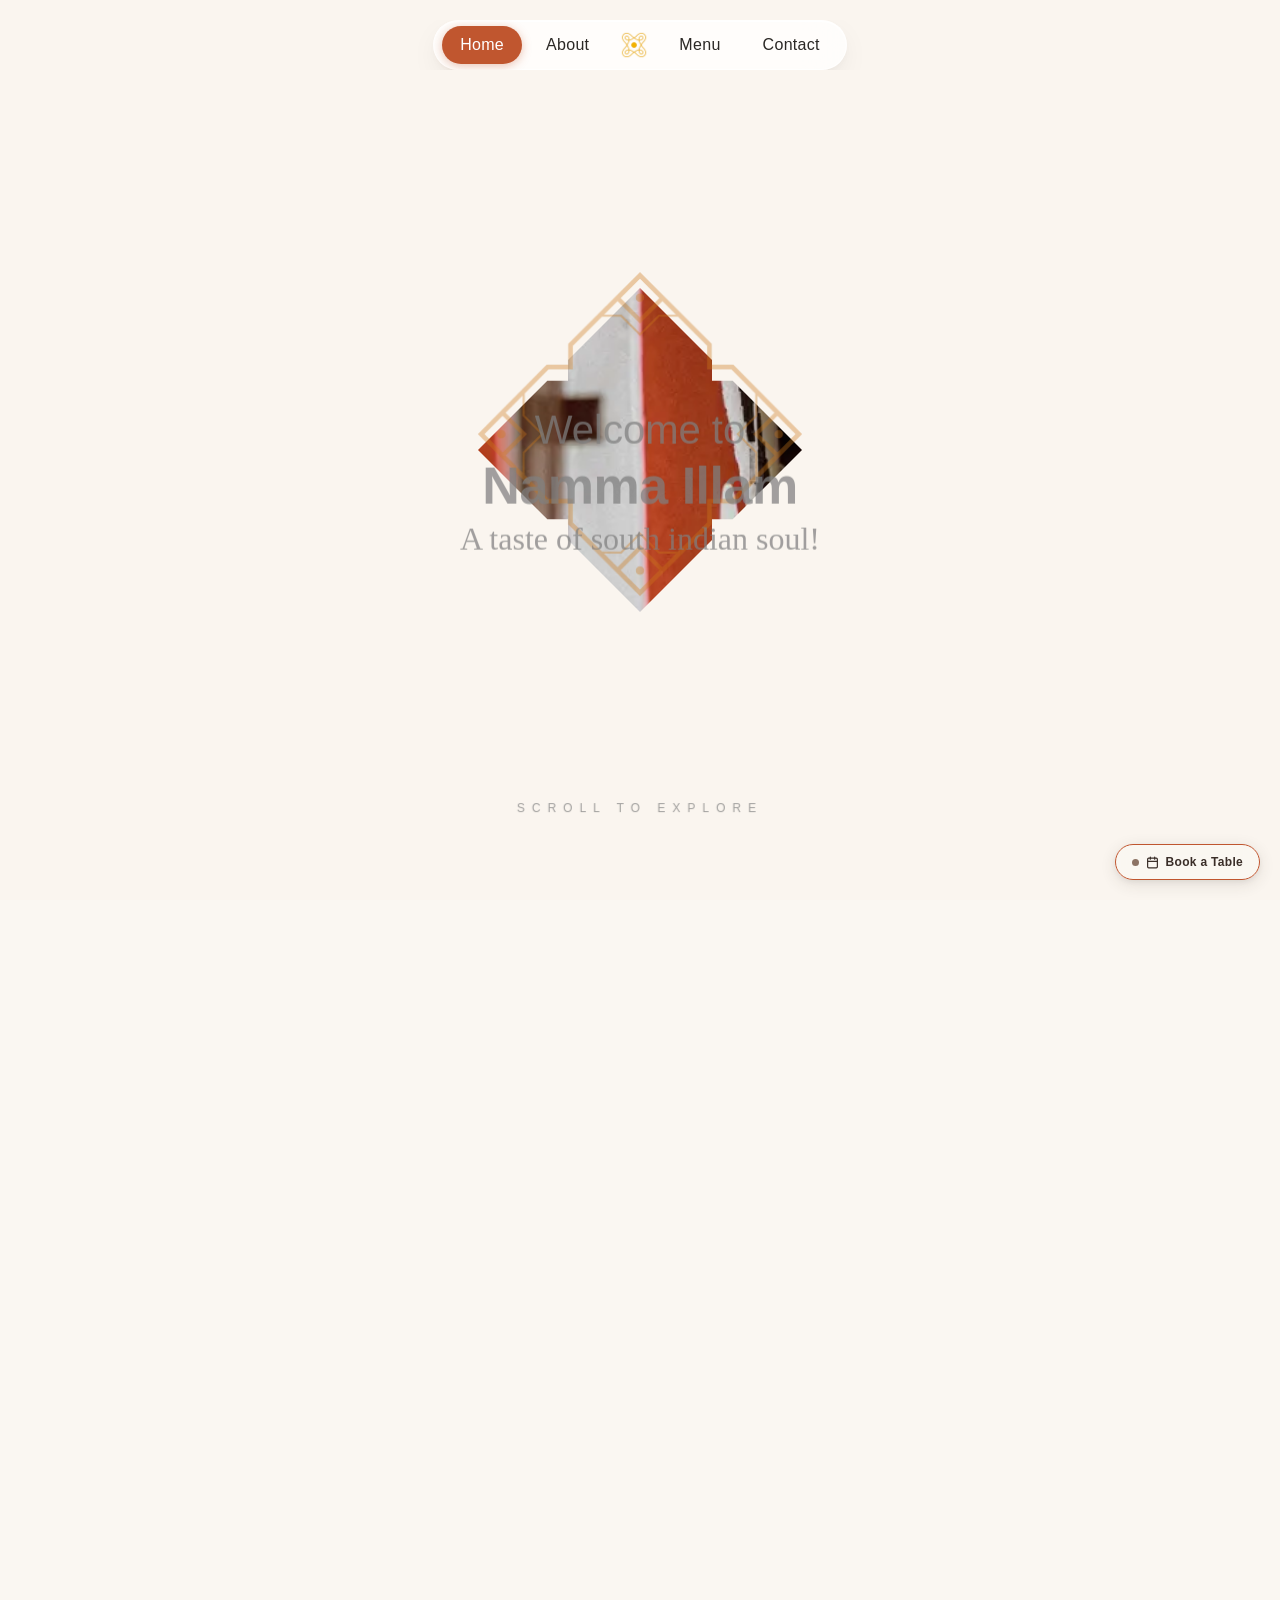
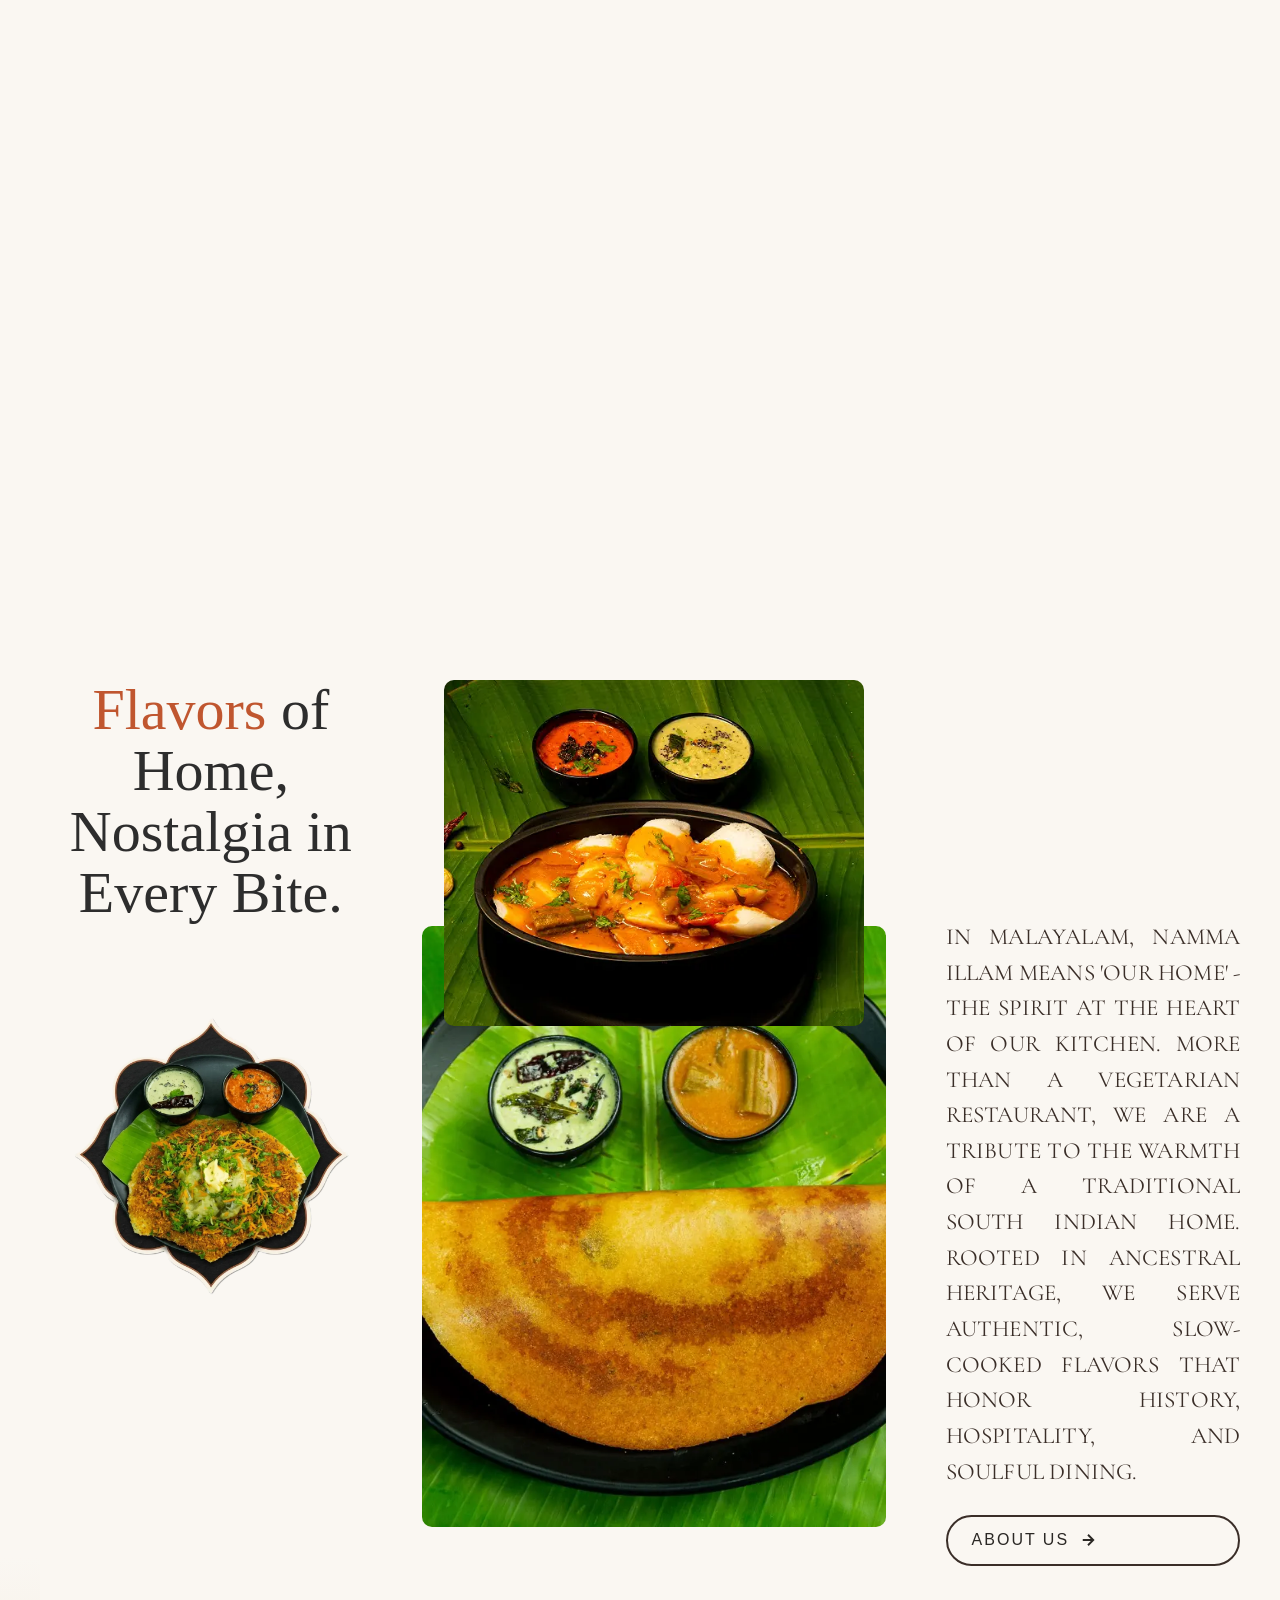
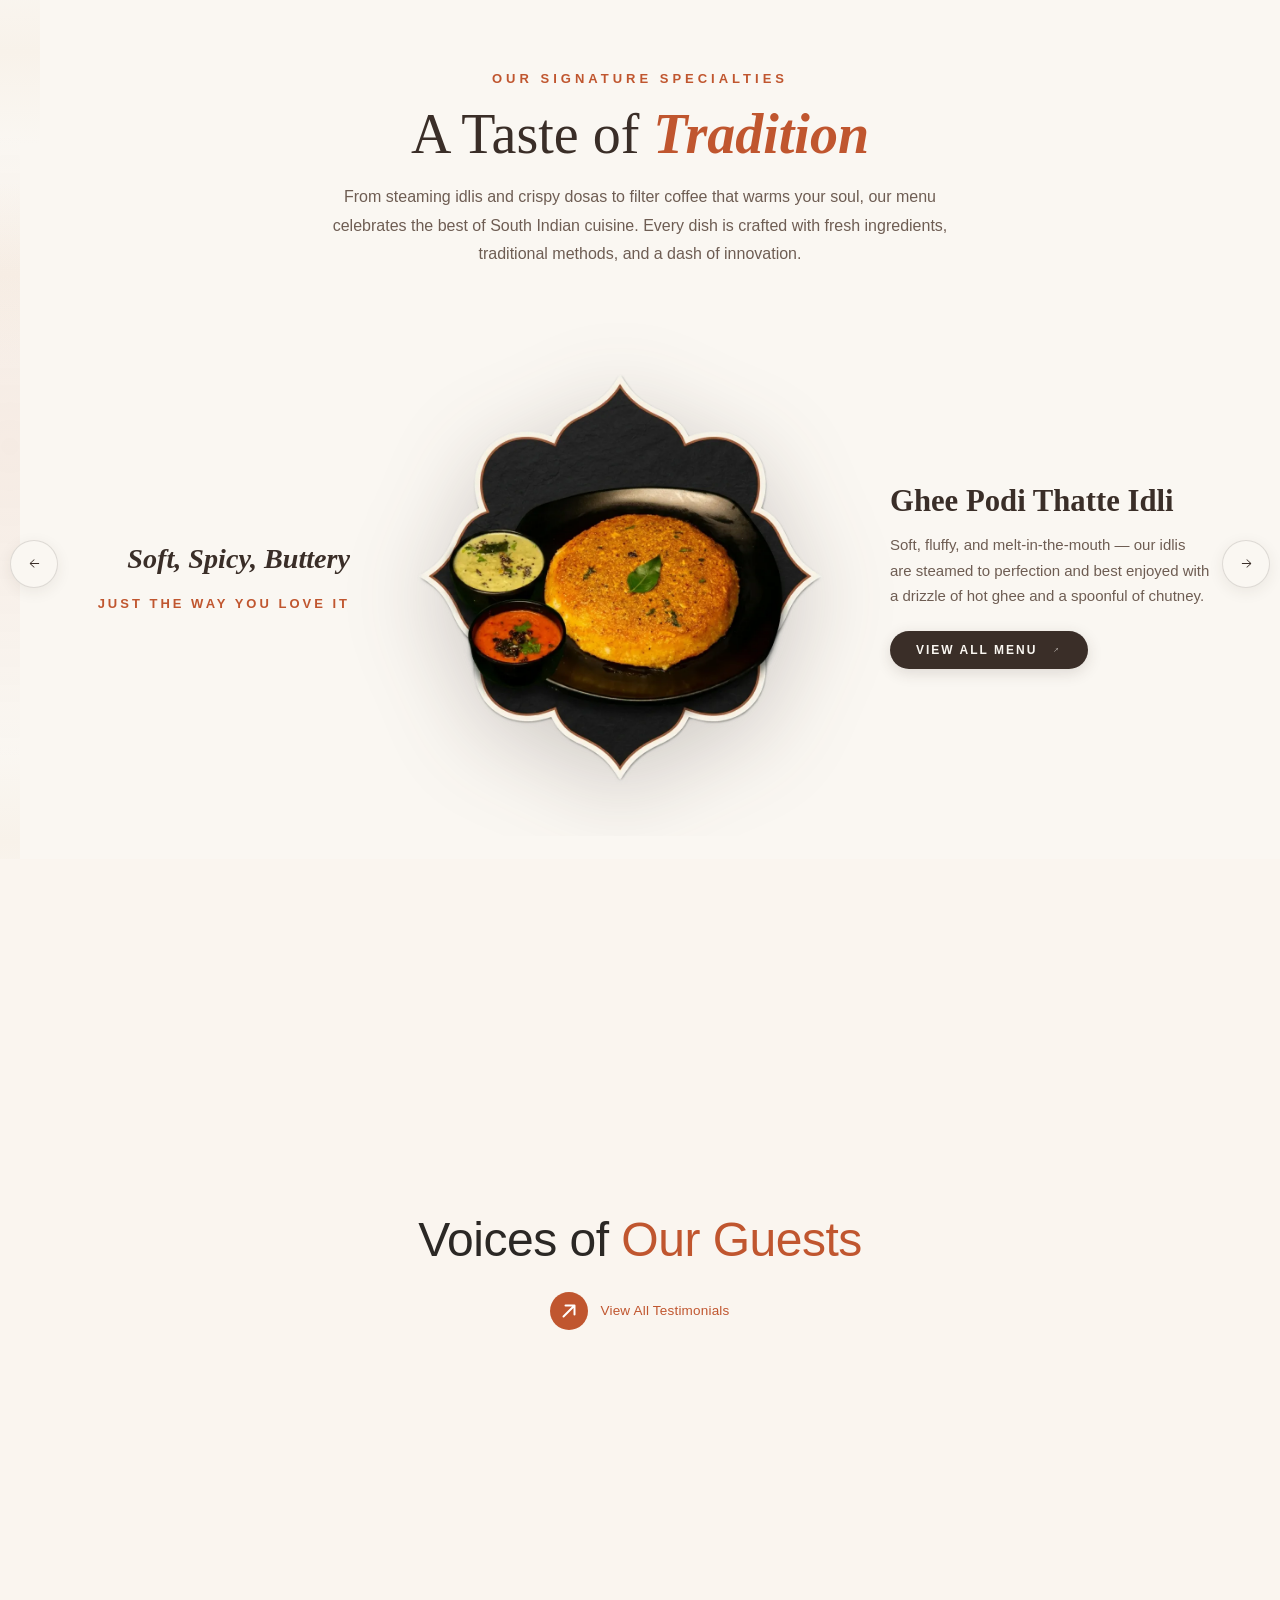
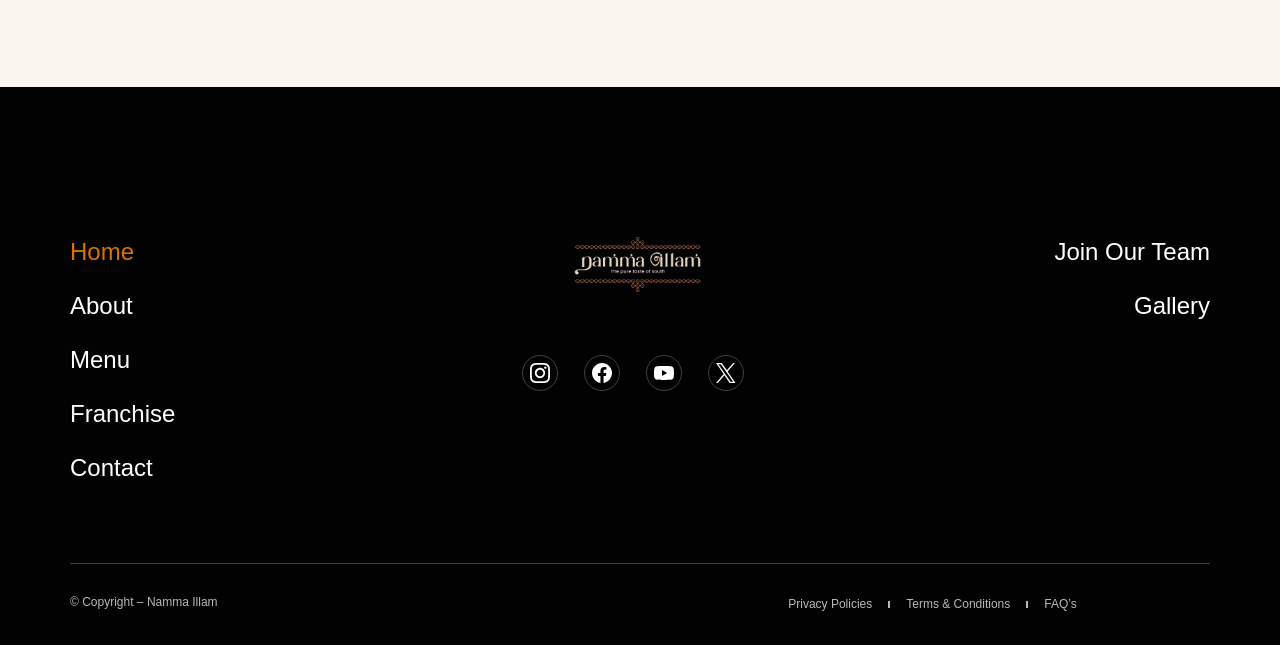
<file: index.html>
<!DOCTYPE html>
<!-- saved from url=(0031)#/ -->
<html lang="en-US" class="lenis" style="scroll-behavior: smooth;"><head><meta http-equiv="Content-Type" content="text/html; charset=UTF-8">
	
	<meta name="viewport" content="width=device-width, initial-scale=1">
	<link rel="profile" href="https://gmpg.org/xfn/11">
	<!-- Primary Meta Tags -->
  <title>Namma Illam | The Pure Taste of South - Authentic Heritage Cafe</title>
  <meta name="title" content="Namma Illam | The Pure Taste of South - Authentic Heritage Cafe">
  <meta name="description" content="Experience authentic South Indian soul food at Namma Illam. Traditional Ghee Roast Dosas, fluffy Thatte Idlis, filter coffee, and heritage flavors crafted with love in Alappuzha.">
  <link rel="canonical" href="https://nammaillam.in/">

  <!-- Open Graph / Facebook / WhatsApp -->
  <meta property="og:type" content="website">
  <meta property="og:site_name" content="Namma Illam">
  <meta property="og:url" content="https://nammaillam.in/">
  <meta property="og:title" content="Namma Illam | The Pure Taste of South - Authentic Heritage Cafe">
  <meta property="og:description" content="Experience authentic South Indian soul food at Namma Illam. Traditional Ghee Roast Dosas, fluffy Thatte Idlis, filter coffee, and heritage flavors crafted with love in Alappuzha.">
  <meta property="og:image" content="https://nammaillam.in/assets/optimized/shop.webp">

  <!-- Twitter Card -->
  <meta name="twitter:card" content="summary_large_image">
  <meta name="twitter:url" content="https://nammaillam.in/">
  <meta name="twitter:title" content="Namma Illam | The Pure Taste of South - Authentic Heritage Cafe">
  <meta name="twitter:description" content="Experience authentic South Indian soul food at Namma Illam. Traditional Ghee Roast Dosas, fluffy Thatte Idlis, filter coffee, and heritage flavors crafted with love in Alappuzha.">
  <meta name="twitter:image" content="https://nammaillam.in/assets/optimized/shop.webp">

  <!-- Mobile & PWA -->
  <link rel="manifest" href="manifest.json">
  <meta name="theme-color" content="#C0562F">
  <link rel="icon" type="image/webp" href="assets/optimized/logo.webp">
  <link rel="apple-touch-icon" href="assets/optimized/logo.webp">

  <!-- Schema.org Restaurant Structured Data -->
  <script type="application/ld+json">
  {
    "@context": "https://schema.org",
    "@type": "Restaurant",
    "name": "Namma Illam Heritage Cafe",
    "image": "https://nammaillam.in/assets/optimized/shop.webp",
    "url": "https://nammaillam.in/",
    "telephone": "+919744383621",
    "priceRange": "₹₹",
    "servesCuisine": ["South Indian", "Vegetarian", "Filter Coffee", "Dosa", "Breakfast"],
    "address": {
      "@type": "PostalAddress",
      "streetAddress": "Namma Illam Heritage Cafe",
      "addressLocality": "Alappuzha",
      "addressRegion": "Kerala",
      "postalCode": "688001",
      "addressCountry": "IN"
    },
    "geo": {
      "@type": "GeoCoordinates",
      "latitude": 9.494095,
      "longitude": 76.318642
    },
    "hasMenu": "https://nammaillam.in/menu.html",
    "sameAs": [
      "https://www.instagram.com/nammaillamofficial?igsh=MXEzbDVma3lnOWgzNw==",
      "https://www.google.com/maps/place/Namma+Illam+Heritage+Cafe/@9.494095,76.318642,17z"
    ]
  }
  </script>
<link rel="preconnect" href="https://fonts.googleapis.com">
<link rel="preconnect" href="https://fonts.gstatic.com" crossorigin>
<link href="https://fonts.googleapis.com/css2?family=Cormorant+Garamond:wght@400;500;600&display=swap" rel="stylesheet">
<meta name="robots" content="max-image-preview:large">
<style id="wp-img-auto-sizes-contain-inline-css">
img:is([sizes=auto i],[sizes^="auto," i]){contain-intrinsic-size:3000px 1500px}
/*# sourceURL=wp-img-auto-sizes-contain-inline-css */

</style>

<style id="global-styles-inline-css">
:root{--wp--preset--aspect-ratio--square: 1;--wp--preset--aspect-ratio--4-3: 4/3;--wp--preset--aspect-ratio--3-4: 3/4;--wp--preset--aspect-ratio--3-2: 3/2;--wp--preset--aspect-ratio--2-3: 2/3;--wp--preset--aspect-ratio--16-9: 16/9;--wp--preset--aspect-ratio--9-16: 9/16;--wp--preset--color--black: #000000;--wp--preset--color--cyan-bluish-gray: #abb8c3;--wp--preset--color--white: #ffffff;--wp--preset--color--pale-pink: #f78da7;--wp--preset--color--vivid-red: #cf2e2e;--wp--preset--color--luminous-vivid-orange: #ff6900;--wp--preset--color--luminous-vivid-amber: #fcb900;--wp--preset--color--light-green-cyan: #7bdcb5;--wp--preset--color--vivid-green-cyan: #00d084;--wp--preset--color--pale-cyan-blue: #8ed1fc;--wp--preset--color--vivid-cyan-blue: #0693e3;--wp--preset--color--vivid-purple: #9b51e0;--wp--preset--gradient--vivid-cyan-blue-to-vivid-purple: linear-gradient(135deg,rgb(6,147,227) 0%,rgb(155,81,224) 100%);--wp--preset--gradient--light-green-cyan-to-vivid-green-cyan: linear-gradient(135deg,rgb(122,220,180) 0%,rgb(0,208,130) 100%);--wp--preset--gradient--luminous-vivid-amber-to-luminous-vivid-orange: linear-gradient(135deg,rgb(252,185,0) 0%,rgb(255,105,0) 100%);--wp--preset--gradient--luminous-vivid-orange-to-vivid-red: linear-gradient(135deg,rgb(255,105,0) 0%,rgb(207,46,46) 100%);--wp--preset--gradient--very-light-gray-to-cyan-bluish-gray: linear-gradient(135deg,rgb(238,238,238) 0%,rgb(169,184,195) 100%);--wp--preset--gradient--cool-to-warm-spectrum: linear-gradient(135deg,rgb(74,234,220) 0%,rgb(151,120,209) 20%,rgb(207,42,186) 40%,rgb(238,44,130) 60%,rgb(251,105,98) 80%,rgb(254,248,76) 100%);--wp--preset--gradient--blush-light-purple: linear-gradient(135deg,rgb(255,206,236) 0%,rgb(152,150,240) 100%);--wp--preset--gradient--blush-bordeaux: linear-gradient(135deg,rgb(254,205,165) 0%,rgb(254,45,45) 50%,rgb(107,0,62) 100%);--wp--preset--gradient--luminous-dusk: linear-gradient(135deg,rgb(255,203,112) 0%,rgb(199,81,192) 50%,rgb(65,88,208) 100%);--wp--preset--gradient--pale-ocean: linear-gradient(135deg,rgb(255,245,203) 0%,rgb(182,227,212) 50%,rgb(51,167,181) 100%);--wp--preset--gradient--electric-grass: linear-gradient(135deg,rgb(202,248,128) 0%,rgb(113,206,126) 100%);--wp--preset--gradient--midnight: linear-gradient(135deg,rgb(2,3,129) 0%,rgb(40,116,252) 100%);--wp--preset--font-size--small: 13px;--wp--preset--font-size--medium: 20px;--wp--preset--font-size--large: 36px;--wp--preset--font-size--x-large: 42px;--wp--preset--spacing--20: 0.44rem;--wp--preset--spacing--30: 0.67rem;--wp--preset--spacing--40: 1rem;--wp--preset--spacing--50: 1.5rem;--wp--preset--spacing--60: 2.25rem;--wp--preset--spacing--70: 3.38rem;--wp--preset--spacing--80: 5.06rem;--wp--preset--shadow--natural: 6px 6px 9px rgba(0, 0, 0, 0.2);--wp--preset--shadow--deep: 12px 12px 50px rgba(0, 0, 0, 0.4);--wp--preset--shadow--sharp: 6px 6px 0px rgba(0, 0, 0, 0.2);--wp--preset--shadow--outlined: 6px 6px 0px -3px rgb(255, 255, 255), 6px 6px rgb(0, 0, 0);--wp--preset--shadow--crisp: 6px 6px 0px rgb(0, 0, 0);}:root { --wp--style--global--content-size: 800px;--wp--style--global--wide-size: 1200px; }:where(body) { margin: 0; }.wp-site-blocks > .alignleft { float: left; margin-right: 2em; }.wp-site-blocks > .alignright { float: right; margin-left: 2em; }.wp-site-blocks > .aligncenter { justify-content: center; margin-left: auto; margin-right: auto; }:where(.wp-site-blocks) > * { margin-block-start: 24px; margin-block-end: 0; }:where(.wp-site-blocks) > :first-child { margin-block-start: 0; }:where(.wp-site-blocks) > :last-child { margin-block-end: 0; }:root { --wp--style--block-gap: 24px; }:root :where(.is-layout-flow) > :first-child{margin-block-start: 0;}:root :where(.is-layout-flow) > :last-child{margin-block-end: 0;}:root :where(.is-layout-flow) > *{margin-block-start: 24px;margin-block-end: 0;}:root :where(.is-layout-constrained) > :first-child{margin-block-start: 0;}:root :where(.is-layout-constrained) > :last-child{margin-block-end: 0;}:root :where(.is-layout-constrained) > *{margin-block-start: 24px;margin-block-end: 0;}:root :where(.is-layout-flex){gap: 24px;}:root :where(.is-layout-grid){gap: 24px;}.is-layout-flow > .alignleft{float: left;margin-inline-start: 0;margin-inline-end: 2em;}.is-layout-flow > .alignright{float: right;margin-inline-start: 2em;margin-inline-end: 0;}.is-layout-flow > .aligncenter{margin-left: auto !important;margin-right: auto !important;}.is-layout-constrained > .alignleft{float: left;margin-inline-start: 0;margin-inline-end: 2em;}.is-layout-constrained > .alignright{float: right;margin-inline-start: 2em;margin-inline-end: 0;}.is-layout-constrained > .aligncenter{margin-left: auto !important;margin-right: auto !important;}.is-layout-constrained > :where(:not(.alignleft):not(.alignright):not(.alignfull)){max-width: var(--wp--style--global--content-size);margin-left: auto !important;margin-right: auto !important;}.is-layout-constrained > .alignwide{max-width: var(--wp--style--global--wide-size);}body .is-layout-flex{display: flex;}.is-layout-flex{flex-wrap: wrap;align-items: center;}.is-layout-flex > :is(*, div){margin: 0;}body .is-layout-grid{display: grid;}.is-layout-grid > :is(*, div){margin: 0;}body{padding-top: 0px;padding-right: 0px;padding-bottom: 0px;padding-left: 0px;}a:where(:not(.wp-element-button)){text-decoration: underline;}:root :where(.wp-element-button, .wp-block-button__link){background-color: #32373c;border-width: 0;color: #fff;font-family: inherit;font-size: inherit;font-style: inherit;font-weight: inherit;letter-spacing: inherit;line-height: inherit;padding-top: calc(0.667em + 2px);padding-right: calc(1.333em + 2px);padding-bottom: calc(0.667em + 2px);padding-left: calc(1.333em + 2px);text-decoration: none;text-transform: inherit;}.has-black-color{color: var(--wp--preset--color--black) !important;}.has-cyan-bluish-gray-color{color: var(--wp--preset--color--cyan-bluish-gray) !important;}.has-white-color{color: var(--wp--preset--color--white) !important;}.has-pale-pink-color{color: var(--wp--preset--color--pale-pink) !important;}.has-vivid-red-color{color: var(--wp--preset--color--vivid-red) !important;}.has-luminous-vivid-orange-color{color: var(--wp--preset--color--luminous-vivid-orange) !important;}.has-luminous-vivid-amber-color{color: var(--wp--preset--color--luminous-vivid-amber) !important;}.has-light-green-cyan-color{color: var(--wp--preset--color--light-green-cyan) !important;}.has-vivid-green-cyan-color{color: var(--wp--preset--color--vivid-green-cyan) !important;}.has-pale-cyan-blue-color{color: var(--wp--preset--color--pale-cyan-blue) !important;}.has-vivid-cyan-blue-color{color: var(--wp--preset--color--vivid-cyan-blue) !important;}.has-vivid-purple-color{color: var(--wp--preset--color--vivid-purple) !important;}.has-black-background-color{background-color: var(--wp--preset--color--black) !important;}.has-cyan-bluish-gray-background-color{background-color: var(--wp--preset--color--cyan-bluish-gray) !important;}.has-white-background-color{background-color: var(--wp--preset--color--white) !important;}.has-pale-pink-background-color{background-color: var(--wp--preset--color--pale-pink) !important;}.has-vivid-red-background-color{background-color: var(--wp--preset--color--vivid-red) !important;}.has-luminous-vivid-orange-background-color{background-color: var(--wp--preset--color--luminous-vivid-orange) !important;}.has-luminous-vivid-amber-background-color{background-color: var(--wp--preset--color--luminous-vivid-amber) !important;}.has-light-green-cyan-background-color{background-color: var(--wp--preset--color--light-green-cyan) !important;}.has-vivid-green-cyan-background-color{background-color: var(--wp--preset--color--vivid-green-cyan) !important;}.has-pale-cyan-blue-background-color{background-color: var(--wp--preset--color--pale-cyan-blue) !important;}.has-vivid-cyan-blue-background-color{background-color: var(--wp--preset--color--vivid-cyan-blue) !important;}.has-vivid-purple-background-color{background-color: var(--wp--preset--color--vivid-purple) !important;}.has-black-border-color{border-color: var(--wp--preset--color--black) !important;}.has-cyan-bluish-gray-border-color{border-color: var(--wp--preset--color--cyan-bluish-gray) !important;}.has-white-border-color{border-color: var(--wp--preset--color--white) !important;}.has-pale-pink-border-color{border-color: var(--wp--preset--color--pale-pink) !important;}.has-vivid-red-border-color{border-color: var(--wp--preset--color--vivid-red) !important;}.has-luminous-vivid-orange-border-color{border-color: var(--wp--preset--color--luminous-vivid-orange) !important;}.has-luminous-vivid-amber-border-color{border-color: var(--wp--preset--color--luminous-vivid-amber) !important;}.has-light-green-cyan-border-color{border-color: var(--wp--preset--color--light-green-cyan) !important;}.has-vivid-green-cyan-border-color{border-color: var(--wp--preset--color--vivid-green-cyan) !important;}.has-pale-cyan-blue-border-color{border-color: var(--wp--preset--color--pale-cyan-blue) !important;}.has-vivid-cyan-blue-border-color{border-color: var(--wp--preset--color--vivid-cyan-blue) !important;}.has-vivid-purple-border-color{border-color: var(--wp--preset--color--vivid-purple) !important;}.has-vivid-cyan-blue-to-vivid-purple-gradient-background{background: var(--wp--preset--gradient--vivid-cyan-blue-to-vivid-purple) !important;}.has-light-green-cyan-to-vivid-green-cyan-gradient-background{background: var(--wp--preset--gradient--light-green-cyan-to-vivid-green-cyan) !important;}.has-luminous-vivid-amber-to-luminous-vivid-orange-gradient-background{background: var(--wp--preset--gradient--luminous-vivid-amber-to-luminous-vivid-orange) !important;}.has-luminous-vivid-orange-to-vivid-red-gradient-background{background: var(--wp--preset--gradient--luminous-vivid-orange-to-vivid-red) !important;}.has-very-light-gray-to-cyan-bluish-gray-gradient-background{background: var(--wp--preset--gradient--very-light-gray-to-cyan-bluish-gray) !important;}.has-cool-to-warm-spectrum-gradient-background{background: var(--wp--preset--gradient--cool-to-warm-spectrum) !important;}.has-blush-light-purple-gradient-background{background: var(--wp--preset--gradient--blush-light-purple) !important;}.has-blush-bordeaux-gradient-background{background: var(--wp--preset--gradient--blush-bordeaux) !important;}.has-luminous-dusk-gradient-background{background: var(--wp--preset--gradient--luminous-dusk) !important;}.has-pale-ocean-gradient-background{background: var(--wp--preset--gradient--pale-ocean) !important;}.has-electric-grass-gradient-background{background: var(--wp--preset--gradient--electric-grass) !important;}.has-midnight-gradient-background{background: var(--wp--preset--gradient--midnight) !important;}.has-small-font-size{font-size: var(--wp--preset--font-size--small) !important;}.has-medium-font-size{font-size: var(--wp--preset--font-size--medium) !important;}.has-large-font-size{font-size: var(--wp--preset--font-size--large) !important;}.has-x-large-font-size{font-size: var(--wp--preset--font-size--x-large) !important;}
:root :where(.wp-block-pullquote){font-size: 1.5em;line-height: 1.6;}
/*# sourceURL=global-styles-inline-css */
</style>

<link rel="stylesheet" id="hello-elementor-css" href="assets/css/reset.css" media="all">
<link rel="stylesheet" id="hello-elementor-theme-style-css" href="assets/css/theme.css" media="all">
<link rel="stylesheet" id="elementor-frontend-css" href="assets/css/frontend.min.css" media="all">
<link rel="stylesheet" id="widget-mega-menu-css" href="assets/css/widget-mega-menu.min.css" media="all">
<link rel="stylesheet" id="widget-image-css" href="assets/css/widget-image.min.css" media="all">
<link rel="stylesheet" id="widget-nav-menu-css" href="assets/css/widget-nav-menu.min.css" media="all">
<link rel="stylesheet" id="widget-icon-list-css" href="assets/css/widget-icon-list.min.css" media="all">
<link rel="stylesheet" id="elementor-post-6-css" href="assets/css/post-6.css" media="all">
<link rel="stylesheet" id="sbistyles-css" href="assets/css/sbi-styles.min.css" media="all">
<link rel="stylesheet" id="e-animation-fadeIn-css" href="assets/css/fadeIn.min.css" media="all">
<link rel="stylesheet" id="widget-heading-css" href="assets/css/widget-heading.min.css" media="all">
<link rel="stylesheet" id="swiper-css" href="assets/css/swiper.min.css" media="all">
<link rel="stylesheet" id="e-swiper-css" href="assets/css/e-swiper.min.css" media="all">
<link rel="stylesheet" id="widget-nested-carousel-css" href="assets/css/widget-nested-carousel.min.css" media="all">
<link rel="stylesheet" id="widget-loop-common-css" href="assets/css/widget-loop-common.min.css" media="all">
<link rel="stylesheet" id="widget-loop-carousel-css" href="assets/css/widget-loop-carousel.min.css" media="all">
<link rel="stylesheet" id="elementor-post-12-css" href="assets/css/post-12.css" media="all">
<link rel="stylesheet" id="elementor-post-1813-css" href="assets/css/post-1813.css" media="all">
<link rel="stylesheet" id="elementor-post-1468-css" href="assets/css/post-1468.css" media="all">
<link rel="stylesheet" id="hello-elementor-child-style-css" href="assets/css/style.css" media="all">
<link rel="stylesheet" id="global-styles-css" href="assets/css/global.css" media="all">
<link rel="stylesheet" href="assets/css/booking.css" media="all">



<script src="assets/js/jquery.min.js" id="jquery-core-js"></script>
<script src="assets/js/jquery-migrate.min.js" id="jquery-migrate-js"></script>
<meta name="generator" content="Elementor 3.34.0; features: e_font_icon_svg, additional_custom_breakpoints; settings: css_print_method-external, google_font-enabled, font_display-swap">
			<style>
				.e-con.e-parent:nth-of-type(n+4):not(.e-lazyloaded):not(.e-no-lazyload),
				.e-con.e-parent:nth-of-type(n+4):not(.e-lazyloaded):not(.e-no-lazyload) * {
					background-image: none !important;
				}
				@media screen and (max-height: 1024px) {
					.e-con.e-parent:nth-of-type(n+3):not(.e-lazyloaded):not(.e-no-lazyload),
					.e-con.e-parent:nth-of-type(n+3):not(.e-lazyloaded):not(.e-no-lazyload) * {
						background-image: none !important;
					}
				}
				@media screen and (max-height: 640px) {
					.e-con.e-parent:nth-of-type(n+2):not(.e-lazyloaded):not(.e-no-lazyload),
					.e-con.e-parent:nth-of-type(n+2):not(.e-lazyloaded):not(.e-no-lazyload) * {
						background-image: none !important;
					}
				}
			</style>
			<link rel="icon" type="image/webp" href="assets/optimized/logo.webp">
<link rel="apple-touch-icon" href="assets/optimized/logo.webp">
<meta name="msapplication-TileImage" content="assets/optimized/logo.webp">
		<style id="wp-custom-css">
			/* Header */

header {
	position: fixed;
	top: 0;
	left: 0;
	right: 0;
	z-index: 100;
	background-color: transparent;
	overflow: hidden;
}

    .nammaillam-logo img {
      width: 46px;
      height: 46px;
      object-fit: contain;
    }

    @media screen and (max-width: 767px) {
      .nammaillam-logo img {
        width: 34px;
        height: 34px;
      }
    }
/* Global Reset */
*,
h2,
h3 {
  margin: 0;
  padding: 0;
  box-sizing: border-box;
}

/* Typography */
.rc-h1 {
  font-size: 80px !important;
  line-height: 125% !important;
  font-weight: 500 !important;
	color: white !important;
}

.rc-h2 {
  font-size: 48px !important;
  line-height: 125% !important;
  font-weight: 500 !important;
	color: white !important;
}

.rc-h3 {
  font-size: 36px !important;
  line-height: 125% !important;
  font-weight: 500 !important;
	color: white !important;
}

.rc-h4 {
  font-size: 28px !important;
  line-height: 125% !important;
  font-weight: 500 !important;
	color: white !important;
}

.rc-body {
  font-size: 16px !important;
  line-height: 140% !important;
  font-weight: 300 !important;
}

.rc-body-color {
  color: #b9b9b9 !important;
}

.rc-text-center {
  text-align: center;
}

/* Layout Utilities */
.rc-flex {
  display: flex;
}

.rc-justify {
  justify-content: center;
}

.rc-justify-start {
  justify-content: flex-start;
}

.rc-justify-end {
  justify-content: flex-end;
}

.rc-align {
  align-items: center;
}

.rc-align-end {
  align-items: flex-end;
}

.rc-align-self {
  align-self: center;
}

.rc-align-self-end {
  align-self: flex-end;
}

.rc-flex-row {
  flex-direction: row;
}

.rc-flex-col {
  flex-direction: column;
}

.rc-full-height {
  height: 100vh !important;
}

/* Spacing Utilities */
.rc-gap-150 {
  gap: 150px;
}

.rc-gap-100 {
  gap: 100px;
}

.rc-gap-80 {
  gap: 80px;
}

.rc-gap-60 {
  gap: 60px;
}

.rc-gap-32 {
  gap: 32px;
}

.rc-gap-24 {
  gap: 24px;
}

.rc-gap-16 {
  gap: 16px;
}

.rc-ml-225 {
  margin-left: 225px;
}

.rc-img-margin-top {
  margin-top: -24px;
  margin-bottom: 16px;
}

.rc-img-margin-bottom {
  margin-bottom: -24px;
  margin-top: 16px;
}

/* Timeline Styles */
.timeline {
	transform: none !important;
  overflow: hidden !important;
  margin-top: 0 !important;
  padding-top: 0 !important;
}

.rc-timeline-main {
  position: relative;
  overflow-x: hidden;
  scrollbar-width: none;
  -ms-overflow-style: none;
  height: 100vh;
	transform: none;
}

.rc-timeline-wrapper::-webkit-scrollbar {
  display: none;
}

.rc-timeline-wrapper {
  background-color: #131313;
  color: white;
  width: fit-content;
  position: relative;
  padding-inline: 60px;
  gap: 250px;
  height: 100vh;
}

.rc-timeline-wrapper h2:not(#timeline-2012 h2) {
  height: 50%;
}

.rc-timeline-wrapper img {
  z-index: 1;
  position: relative;
  max-height: 85vh;
  max-width: unset;
}

.rc-timeline-wrapper::after {
  content: "";
  position: absolute;
  width: calc(100% - 800px);
  left: 470px;
  top: 45%;
  height: 1px;
  background-color: #3e3e3e;
  z-index: 0;
}

.rc-timeline-wrapper .rc-timeline-content {
  height: 90%;
  align-items: flex-start;
}

.rc-timeline-wrapper .rc-timeline-content h2 {
  font-size: 200px;
  font-weight: 500;
  color: white;
}

.rc-timeline-wrapper .rc-timeline-content h3 {
  font-size: 28px;
  font-weight: 500;
  color: white;
}

.rc-timeline-wrapper .rc-timeline-content .title-small {
  font-size: 100px;
  max-width: 400px;
}

.rc-timeline-wrapper .rc-timeline-content .content-inner {
  height: 50%;
  align-self: flex-end;
}

.rc-timeline-wrapper .rc-timeline-content .content-inner p {
  color: #b9b9b9;
  width: 430px;
}

.rc-timeline-wrapper .rc-timeline-content .content-inner img {
  width: 48px;
}

.rc-timeline-wrapper .rc-timeline-content .content-inner .direction {
  color: white;
  text-decoration: none;
  font-weight: 500;
  transition: 0.5s ease;
  margin-top: 16px;
  width: fit-content;
}

.rc-timeline-wrapper .rc-timeline-content .content-inner .direction svg,
.rc-timeline-wrapper .rc-timeline-content .content-inner .direction svg path,
.rc-timeline-wrapper .rc-timeline-content .content-inner .direction svg rect {
  transition: 0.5s ease;
}

.rc-timeline-wrapper .rc-timeline-content .content-inner .direction:hover {
  color: #d97200;
}

.rc-timeline-wrapper .rc-timeline-content .content-inner .direction:hover svg {
  transform: rotate(45deg);
}

.rc-timeline-wrapper
  .rc-timeline-content
  .content-inner
  .direction:hover
  svg
  path {
  fill: #d97200;
}

.rc-timeline-wrapper
  .rc-timeline-content
  .content-inner
  .direction:hover
  svg
  rect {
  stroke: #d97200;
}

.rc-timeline-wrapper .rc-timeline-image-wrapper .rc-timeline-image-2 {
  padding-right: 40px;
  max-height: 40vh;
}

.rc-timeline-wrapper .rc-timeline-image-wrapper .rc-timeline-image-3 {
  padding-left: 40px;
  max-height: 40vh;
}

.rc-timeline-wrapper #timeline-2021 .rc-timeline-image-2 {
  padding-left: 40px;
  padding-right: 0;
}

.rc-timeline-wrapper #timeline-2021 .rc-timeline-image-3 {
  padding-right: 40px;
  padding-left: 0;
  width: 85%;
}

#timeline-2022 .rc-timeline-image-1 {
	max-height: 50vh;
}

#timeline-2022 .rc-timeline-image-2 {
	max-height: 40vh;
	padding-inline: 80px;
}

#timeline-2022 .rc-timeline-image-3 {
	max-height: unset;
}

#timeline-2023 .rc-timeline-image-2 {
	max-height: 70vh;
}


/* Scroll Containers */
.scroll-container {
  height: 100vh;
  background: linear-gradient(135deg, #667eea 0%, #764ba2 100%);
  display: flex;
  align-items: center;
  justify-content: center;
  color: white;
  font-size: 2rem;
}

.scroll-container.top {
  background: linear-gradient(135deg, #764ba2 0%, #667eea 100%);
}

.scroll-container.bottom {
  background: linear-gradient(135deg, #667eea 0%, #764ba2 100%);
}

/* Letter Animation Styles */
.letter-wrapper {
  background-color: #131313;
  color: white;
  position: relative;
  overflow: hidden;
  max-height: unset !important;
}

.letter-wrapper .letter-inner-wrapper {
  height: 100%;
  width: 100%;
  max-width: 1280px;
  padding: 150px 20px;
  margin: 0 auto;
  gap: 80px;
  background-position: center;
  background-repeat: no-repeat;
}

.letter-wrapper .letter-scroller {
  position: relative;
  width: 100%;
}

.letter-wrapper .letter-scroller img {
  width: 150px;
}

.letter-wrapper .letter-container {
  position: absolute;
  left: 50%;
	transform: translatex(-25px);
  width: 100vw;
  overflow: visible;
  will-change: transform;
}

.letter-wrapper .rc-letter {
  line-height: 100%;
  position: relative;
  transition: all 0.3s ease;
  cursor: pointer;
  will-change: transform, opacity;
}

.letter-wrapper .rc-letter:not(.is-active) {
  opacity: 0.05;
}

.letter-wrapper .rc-letter:not(.is-active)::after {
  content: "";
  position: absolute;
  top: 0;
  left: 0;
  width: 100%;
  height: 100%;
  backdrop-filter: blur(4px);
}

.letter-wrapper .letter-description {
  min-height: 60px;
}

.letter-wrapper .letter-description h3 {
  transition: opacity 0.3s ease;
}

/* Global Layout */
html,
body {
  position: relative;
}

/* Responsive Design */
@media screen and (max-width: 1024px) {
  .rc-h1 {
    font-size: 64px !important;
  }
  .rc-h2 {
    font-size: 42px !important;
  }
  .rc-h3 {
    font-size: 30px !important;
  }
  .rc-h4 {
    font-size: 26px !important;
  }
}

@media (max-width: 767px) {

  .rc-h1 {
    font-size: 48px !important;
  }
  .rc-h2 {
    font-size: 36px !important;
  }
  .rc-h3 {
    font-size: 24px !important;
  }
  .rc-h4 {
    font-size: 24px !important;
  }

  .letter-wrapper .letter-inner-wrapper {
    gap: 60px;
    padding: 75px 20px;
  }

  .letter-wrapper .letter-scroller img {
    width: 120px;
  }

  .rc-gap-80 {
    gap: 60px;
  }

  .scroll-container {
    text-align: center;
  }
}

@media (max-width: 480px) {
  .letter-wrapper .letter-inner-wrapper {
    gap: 40px;
  }

  .letter-wrapper .letter-scroller img {
    width: 100px;
  }

  .rc-gap-80 {
    gap: 50px;
  }

  .letter-description {
    height: 90px;
  }
}
		</style>
		

<style>
  :root {
      --e-global-color-primary: #3A2E28 !important;
      --e-global-color-secondary: #C0562F !important;
      --e-global-color-text: #3A2E28 !important;
      --e-global-color-accent: #C0562F !important;
  }
  body {
      background-color: #FAF7F2 !important;
  }

  /* HERO SECTION - EXACT MATCH */
  .hero-section {
    display: flex;
    max-width: 1500px;
    margin: 0 auto;
    padding: 80px 60px;
    background-color: #FAF7F2;
    gap: 60px;
    align-items: flex-start;
  }

  .hero-left {
    flex: 0 0 26%;
    padding-top: 0;
  }

  .hero-left h2 {
    font-family: 'Playfair Display', Georgia, serif;
    font-size: 58px;
    font-weight: 400;
    line-height: 1.05;
    margin: 0 0 80px 0;
    color: #2d2d2d;
  }

  .hero-left h2 .tradition {
    color: #C0562F;
  }

  .hero-left-image {
    width: 100%;
    max-width: 300px;
    height: auto;
    border-radius: 10px;
  }

  .hero-center {
    flex: 0 0 40%;
    display: flex;
    flex-direction: column;
    align-items: center;
    position: relative;
  }

  .hero-center-top {
    width: 100%;
    max-width: 420px;
    border-radius: 10px;
    overflow: hidden;
    position: relative;
    z-index: 2;
  }

  .hero-center-top img {
    width: 100%;
    height: auto;
    display: block;
  }

  .hero-center-main {
    width: 100%;
    max-width: 520px;
    margin-top: -100px;
    border-radius: 10px;
    overflow: hidden;
    position: relative;
    z-index: 1;
  }

  .hero-center-main img {
    width: 100%;
    height: auto;
    display: block;
  }

  .hero-right {
    flex: 0 0 30%;
    padding-top: 200px;
  }

  .hero-right p {
    font-family: 'Cormorant Garamond', 'Lora', Georgia, serif;
    font-size: 15.5px;
    line-height: 1.75;
    color: #5a5a5a;
    margin: 0 0 28px 0;
  }

  .hero-right-button {
    display: inline-flex;
    align-items: center;
    gap: 10px;
    font-size: 13px;
    font-weight: 500;
    border: 1.5px solid #2d2d2d;
    border-radius: 30px;
    padding: 11px 22px;
    background: transparent;
    color: #2d2d2d;
    text-decoration: none;
    transition: all 0.3s;
  }

  .hero-right-button:hover {
    background: #2d2d2d;
    color: #fff;
  }

  .hero-right-button svg {
    width: 15px;
    height: 15px;
    stroke-width: 2.5;
  }

  @media (max-width: 1024px) {
    .hero-section {
      flex-direction: column;
      gap: 50px;
      padding: 60px 30px;
    }
    .hero-left, .hero-center, .hero-right {
      flex: 0 0 100%;
    }
    .hero-left h2 {
      font-size: 44px;
      margin-bottom: 40px;
    }
    .hero-center-main {
      margin-top: -60px;
    }
    .hero-right {
      padding-top: 0;
    }
  }

  @media (max-width: 768px) {
    .hero-left h2 {
      font-size: 34px;
    }
    .hero-right p {
      font-size: 14px;
    }
    footer { padding: 40px 15px !important; }
  }

  @media (max-width: 480px) {
    .hero-section {
      padding: 60px 15px;
    }
    .hero-left h2 {
      font-size: 26px;
      margin-bottom: 20px;
    }
    .hero-right h2 {
      font-size: 26px;
    }
    .hero-right p {
      font-size: 13px;
    }
    .hero-right-button {
      font-size: 12px;
      padding: 10px 20px;
    }
    footer { padding: 30px 12px !important; }
  }

n {
    position: relative;
    top: -50px;
    z-index: 2;
    width: 100%;
    max-width: 450px;
    aspect-ratio: 4/3;
    border-radius: 16px;
    box-shadow: 0 12px 32px rgba(0,0,0,0.12);
    overflow: hidden;
  }

  .hero-center-main img {
    width: 100%;
    height: 100%;
    object-fit: cover;
    display: block;
  }

  .hero-right {
    flex: 0 0 28%;
    text-align: left;
    padding-right: 30px;
    display: flex;
    flex-direction: column;
    justify-content: flex-start;
    margin-top: 40px;
  }

  .hero-right-label {
    font-size: 12px;
    font-weight: 700;
    letter-spacing: 4px;
    color: #C0562F;
    text-transform: uppercase;
    margin-bottom: 12px;
    margin-top: 0;
    border-left: 3px solid #C0562F;
    padding-left: 15px;
  }

  .hero-right h2 {
    font-family: 'Lora', serif;
    font-size: 36px;
    font-weight: 500;
    line-height: 1.25;
    margin: 0 0 20px 0;
    color: #3A2E28;
    text-align: left;
  }

  .hero-right p {
    font-family: 'Cormorant Garamond', 'Lora', Georgia, serif;
    font-size: 23px;
    font-weight: 400;
    line-height: 1.55;
    letter-spacing: 0.2px;
    color: #3A2E28;
    margin: 0 0 25px 0;
    max-width: 100%;
    text-align: justify;
  }

  .hero-right-button {
    display: inline-flex;
    align-items: center;
    gap: 10px;
    font-size: 14px;
    font-weight: 700;
    letter-spacing: 2px;
    text-transform: uppercase;
    border: 2px solid #3A2E28;
    border-radius: 50px;
    padding: 12px 24px;
    background-color: transparent;
    color: #3A2E28;
    cursor: pointer;
    transition: all 0.3s ease;
    text-decoration: none;
  }

  .hero-right-button:hover {
    background-color: #3A2E28;
    color: #FAF7F2;
  }

  .hero-right-button svg {
    width: 18px;
    height: 18px;
  }

  @media (max-width: 1024px) {
    .hero-section {
      flex-direction: column;
      gap: 60px;
      padding: 60px 20px;
      align-items: center;
    }
    .hero-left, .hero-center, .hero-right {
      flex: 0 0 100% !important;
      text-align: center;
      align-items: center;
      padding: 0;
    }
    .hero-left h2, .hero-right h2 {
      text-align: center;
    }
    .hero-left-image {
      margin-left: 0;
    }
    .hero-center-main {
      top: -30px;
    }
    .hero-right {
      margin-top: 0;
    }
    .hero-right-label {
      border-left: none;
      padding-left: 0;
    }
    .hero-right p {
      text-align: center;
    }
  }
</style>
<style id="custom-header-css">
  /* Header navigation consolidated in unified-header-style below */

  /* =======================================================
     A TASTE OF TRADITION - LUXURY SHOWCASE SECTION
     ======================================================= */
  .elementor-element-71692eb {
    background: linear-gradient(180deg, #FAF7F2 0%, #F8F2EA 50%, #FAF7F2 100%) !important;
    padding: 90px 20px 80px !important;
    position: relative !important;
    overflow: hidden !important;
    --gap: 0px 0px !important;
  }

  /* Ambient warm backlight glow */
  .elementor-element-71692eb::before {
    content: "";
    position: absolute;
    inset: 0;
    width: 100%;
    height: 100%;
    max-width: 100%;
    background: radial-gradient(circle at 50% 50%, rgba(192, 86, 47, 0.07) 0%, rgba(250, 247, 242, 0) 65%);
    pointer-events: none;
    z-index: 0;
  }

  .elementor-element-71692eb .e-con-inner {
    position: relative;
    z-index: 1;
    max-width: 1200px !important;
    margin: 0 auto !important;
  }

  /* Section Title Block */
  .elementor-element-30ce2a0 {
    margin-bottom: 40px !important;
    text-align: center !important;
  }

  .elementor-element-904465f .elementor-heading-title {
    font-family: 'Lora', Georgia, serif !important;
    font-size: clamp(38px, 4.5vw, 56px) !important;
    font-weight: 500 !important;
    color: #3A2E28 !important;
    line-height: 1.15 !important;
    margin-bottom: 16px !important;
  }

  .elementor-element-40d720c p {
    max-width: 660px !important;
    margin: 0 auto !important;
    font-family: 'Outfit', sans-serif !important;
    font-size: 16px !important;
    line-height: 1.8 !important;
    color: #6E5D53 !important;
    text-align: center !important;
    font-weight: 400 !important;
  }

  /* Swiper Slide Layout - Symmetrical Balanced 3-Column */
  .elementor-element-91d1483 .swiper-slide .e-con-inner {
    display: grid !important;
    grid-template-columns: 280px 1.4fr 320px !important;
    grid-template-rows: auto auto !important;
    align-items: center !important;
    justify-content: center !important;
    column-gap: 40px !important;
    row-gap: 12px !important;
    max-width: 1200px !important;
    margin: 0 auto !important;
    padding: 20px 30px 40px !important;
    min-height: 480px !important;
  }

  /* Flatten Child 2 on desktop so image and details become direct grid items */
  .elementor-element-91d1483 .swiper-slide .e-con-inner > div:nth-child(2) {
    display: contents !important;
  }

  /* Left Column Top: Catchphrase */
  .elementor-element-91d1483 .swiper-slide .e-con-inner > div:nth-child(1) {
    grid-column: 1 !important;
    grid-row: 1 !important;
    align-self: end !important;
    width: 100% !important;
    max-width: 100% !important;
    text-align: right !important;
    padding: 0 !important;
  }

  .elementor-element-91d1483 .swiper-slide .e-con-inner > div:nth-child(1) h3 {
    font-family: 'Lora', Georgia, serif !important;
    font-size: clamp(24px, 2.2vw, 32px) !important;
    font-style: italic !important;
    font-weight: 600 !important;
    color: #3A2E28 !important;
    line-height: 1.25 !important;
    margin: 0 !important;
  }

  /* Left Column Bottom: Sub-Hook */
  .elementor-element-91d1483 .swiper-slide .e-con-inner > div:nth-child(3) {
    grid-column: 1 !important;
    grid-row: 2 !important;
    align-self: start !important;
    width: 100% !important;
    max-width: 100% !important;
    text-align: right !important;
    padding: 0 !important;
  }

  .elementor-element-91d1483 .swiper-slide .e-con-inner > div:nth-child(3) h3 {
    font-family: 'Outfit', sans-serif !important;
    font-size: 13px !important;
    font-weight: 700 !important;
    letter-spacing: 3px !important;
    text-transform: uppercase !important;
    color: #C0562F !important;
    margin: 8px 0 0 !important;
  }

  /* Center Column: Food Image in Lotus Emblem */
  .elementor-element-91d1483 .swiper-slide .elementor-widget-image {
    grid-column: 2 !important;
    grid-row: 1 / span 2 !important;
    justify-self: center !important;
    width: 100% !important;
    max-width: 480px !important;
    padding: 0 !important;
  }

  .elementor-element-91d1483 .swiper-slide .elementor-widget-image img {
    width: 100% !important;
    max-width: 440px !important;
    height: auto !important;
    display: block !important;
    margin: 0 auto !important;
    filter: drop-shadow(0 20px 45px rgba(58, 46, 40, 0.22)) !important;
    transition: transform 0.6s cubic-bezier(0.2, 0.8, 0.2, 1) !important;
  }

  .elementor-element-91d1483 .swiper-slide:hover .elementor-widget-image img {
    transform: scale(1.03) !important;
  }

  /* Right Column: Dish Details (Title, Description, CTA Button) */
  .elementor-element-91d1483 .swiper-slide .e-con-inner > div:nth-child(2) > div:last-child {
    grid-column: 3 !important;
    grid-row: 1 / span 2 !important;
    width: 100% !important;
    max-width: 340px !important;
    align-self: center !important;
    text-align: left !important;
    padding: 0 !important;
  }

  .elementor-element-91d1483 .swiper-slide .e-con-inner > div:nth-child(2) > div:last-child h3 {
    font-family: 'Lora', Georgia, serif !important;
    font-size: clamp(26px, 2.4vw, 34px) !important;
    font-weight: 600 !important;
    color: #3A2E28 !important;
    margin: 0 0 12px 0 !important;
    line-height: 1.2 !important;
  }

  .elementor-element-91d1483 .swiper-slide .e-con-inner > div:nth-child(2) > div:last-child p {
    font-family: 'Outfit', sans-serif !important;
    font-size: 15px !important;
    line-height: 1.7 !important;
    color: #6E5D53 !important;
    margin: 0 0 22px 0 !important;
  }

  .elementor-element-91d1483 .swiper-slide .e-con-inner > div:nth-child(2) > div:last-child .elementor-button {
    display: inline-flex !important;
    align-items: center !important;
    gap: 10px !important;
    background-color: #3A2E28 !important;
    color: #FAF7F2 !important;
    padding: 12px 28px !important;
    border-radius: 999px !important;
    font-size: 12px !important;
    font-weight: 700 !important;
    letter-spacing: 2px !important;
    text-transform: uppercase !important;
    text-decoration: none !important;
    transition: all 0.3s ease !important;
    box-shadow: 0 4px 15px rgba(58, 46, 40, 0.15) !important;
  }

  .elementor-element-91d1483 .swiper-slide .e-con-inner > div:nth-child(2) > div:last-child .elementor-button:hover {
    background-color: #C0562F !important;
    transform: translateY(-2px) !important;
    box-shadow: 0 8px 25px rgba(192, 86, 47, 0.3) !important;
  }

  .elementor-element-91d1483 .swiper-slide .e-con-inner > div:nth-child(2) > div:last-child .elementor-button svg path {
    fill: #FAF7F2 !important;
    transition: fill 0.3s ease !important;
  }

  /* Swiper Arrow Buttons */
  .elementor-element-91d1483 .elementor-swiper-button {
    width: 48px !important;
    height: 48px !important;
    border-radius: 50% !important;
    background: #FAF7F2 !important;
    border: 1px solid rgba(58, 46, 40, 0.15) !important;
    box-shadow: 0 4px 15px rgba(58, 46, 40, 0.08) !important;
    display: flex !important;
    align-items: center !important;
    justify-content: center !important;
    transition: all 0.3s ease !important;
    top: 50% !important;
    transform: translateY(-50%) !important;
    z-index: 10 !important;
  }

  .elementor-element-91d1483 .elementor-swiper-button:hover {
    background: #3A2E28 !important;
    border-color: #3A2E28 !important;
    box-shadow: 0 6px 20px rgba(58, 46, 40, 0.2) !important;
  }

  .elementor-element-91d1483 .elementor-swiper-button-prev {
    left: 10px !important;
  }

  .elementor-element-91d1483 .elementor-swiper-button-next {
    right: 10px !important;
  }

  .elementor-element-91d1483 .elementor-swiper-button svg path {
    fill: #3A2E28 !important;
    transition: fill 0.3s ease !important;
  }

  .elementor-element-91d1483 .elementor-swiper-button:hover svg path {
    fill: #FAF7F2 !important;
  }

  .elementor-element-91d1483 .elementor-swiper-button svg rect {
    display: none !important;
  }

  /* Responsive Breakpoints */
  @media (min-width: 768px) and (max-width: 1024px) {
    .elementor-element-91d1483 .swiper-slide .e-con-inner {
      grid-template-columns: 1fr 1fr !important;
      grid-template-rows: auto auto auto !important;
      gap: 20px !important;
      padding: 20px 15px !important;
    }
    .elementor-element-91d1483 .swiper-slide .e-con-inner > div:nth-child(2) {
      display: contents !important;
    }
    .elementor-element-91d1483 .swiper-slide .e-con-inner > div:nth-child(1) {
      grid-column: 1 / -1 !important;
      grid-row: 1 !important;
      text-align: center !important;
    }
    .elementor-element-91d1483 .swiper-slide .e-con-inner > div:nth-child(3) {
      grid-column: 1 / -1 !important;
      grid-row: 2 !important;
      text-align: center !important;
      margin-bottom: 8px !important;
    }
    .elementor-element-91d1483 .swiper-slide .elementor-widget-image {
      grid-column: 1 !important;
      grid-row: 3 !important;
    }
    .elementor-element-91d1483 .swiper-slide .e-con-inner > div:nth-child(2) > div:last-child {
      grid-column: 2 !important;
      grid-row: 3 !important;
      text-align: left !important;
    }
  }

  @media (max-width: 767px) {
    .elementor-element-71692eb {
      padding: 45px 16px 40px !important;
    }

    .elementor-element-904465f .elementor-heading-title {
      font-size: 32px !important;
      margin-bottom: 10px !important;
    }

    .elementor-element-40d720c p {
      font-size: 14px !important;
      line-height: 1.6 !important;
      padding: 0 10px !important;
      margin-bottom: 24px !important;
    }

    .elementor-element-91d1483 .swiper-slide {
      width: 100% !important;
      max-width: 100vw !important;
      box-sizing: border-box !important;
    }

    .elementor-element-91d1483 .swiper-slide .e-con-inner {
      display: flex !important;
      flex-direction: column !important;
      align-items: center !important;
      text-align: center !important;
      padding: 10px 10px 25px !important;
      min-height: auto !important;
      gap: 0 !important;
    }

    /* On mobile, keep Child 2 as a neat flex container */
    .elementor-element-91d1483 .swiper-slide .e-con-inner > div:nth-child(2) {
      display: flex !important;
      flex-direction: column !important;
      align-items: center !important;
      width: 100% !important;
      order: 3 !important;
      gap: 14px !important;
    }

    /* Order 1: Subtitle Hook (Child 3) */
    .elementor-element-91d1483 .swiper-slide .e-con-inner > div:nth-child(3) {
      order: 1 !important;
      width: 100% !important;
      text-align: center !important;
      margin: 0 0 6px 0 !important;
    }

    .elementor-element-91d1483 .swiper-slide .e-con-inner > div:nth-child(3) h3 {
      font-size: 11px !important;
      letter-spacing: 2.5px !important;
      text-align: center !important;
      margin: 0 !important;
      color: #C0562F !important;
    }

    /* Order 2: Catchphrase (Child 1) */
    .elementor-element-91d1483 .swiper-slide .e-con-inner > div:nth-child(1) {
      order: 2 !important;
      width: 100% !important;
      text-align: center !important;
      margin: 0 0 14px 0 !important;
    }

    .elementor-element-91d1483 .swiper-slide .e-con-inner > div:nth-child(1) h3 {
      font-size: 24px !important;
      line-height: 1.25 !important;
      text-align: center !important;
      margin: 0 !important;
    }

    /* Order 3: Food Image & Dish Details inside Child 2 */
    .elementor-element-91d1483 .swiper-slide .elementor-widget-image {
      width: 100% !important;
      max-width: 260px !important;
      margin: 0 auto !important;
    }

    .elementor-element-91d1483 .swiper-slide .elementor-widget-image img {
      max-width: 240px !important;
      height: auto !important;
      margin: 0 auto !important;
      filter: drop-shadow(0 12px 24px rgba(58, 46, 40, 0.18)) !important;
    }

    .elementor-element-91d1483 .swiper-slide .e-con-inner > div:nth-child(2) > div:last-child {
      width: 100% !important;
      max-width: 360px !important;
      text-align: center !important;
      padding: 0 8px !important;
      margin: 0 auto !important;
    }

    .elementor-element-91d1483 .swiper-slide .e-con-inner > div:nth-child(2) > div:last-child h3 {
      font-size: 22px !important;
      line-height: 1.25 !important;
      text-align: center !important;
      margin: 0 0 8px 0 !important;
    }

    .elementor-element-91d1483 .swiper-slide .e-con-inner > div:nth-child(2) > div:last-child p {
      font-size: 14px !important;
      line-height: 1.6 !important;
      text-align: center !important;
      margin: 0 0 18px 0 !important;
    }

    .elementor-element-91d1483 .swiper-slide .e-con-inner > div:nth-child(2) > div:last-child .elementor-button {
      padding: 11px 24px !important;
      font-size: 11px !important;
      letter-spacing: 1.8px !important;
    }

    /* Mobile Carousel Navigation Arrows */
    .elementor-element-91d1483 .elementor-swiper-button {
      display: flex !important;
      width: 36px !important;
      height: 36px !important;
      top: 40% !important;
      background: rgba(250, 247, 242, 0.92) !important;
      backdrop-filter: blur(4px) !important;
      border: 1px solid rgba(58, 46, 40, 0.15) !important;
      box-shadow: 0 4px 12px rgba(58, 46, 40, 0.12) !important;
    }

    .elementor-element-91d1483 .elementor-swiper-button-prev {
      left: 6px !important;
    }

    .elementor-element-91d1483 .elementor-swiper-button-next {
      right: 6px !important;
    }

    .elementor-element-91d1483 .elementor-swiper-button svg {
      width: 14px !important;
      height: 14px !important;
    }
  }
</style>
<style id="unified-header-style">
/* Global responsive safety against horizontal viewport overflow */
html, body {
  overflow-x: hidden !important;
  max-width: 100% !important;
  width: 100% !important;
}

/* Unified Header Navigation (Desktop & Mobile) - Dynamic Island Pill */
header {
  position: fixed;
  top: 20px;
  left: 0;
  width: 100%;
  max-width: 100%;
  z-index: 1000;
  display: flex;
  justify-content: center;
  background: transparent !important;
  box-shadow: none !important;
  pointer-events: none;
  transition: transform 0.35s cubic-bezier(0.16, 1, 0.3, 1), opacity 0.3s ease, top 0.3s ease;
  box-sizing: border-box;
}

header.sticky-header {
  background: transparent !important;
  box-shadow: none !important;
}

.header-inner {
  pointer-events: auto;
  margin: 0 auto;
  max-width: fit-content;
  display: inline-flex;
  align-items: center;
  justify-content: center;
  gap: 6px;
  padding: 5px 8px;
  background: rgba(255, 255, 255, 0.78);
  backdrop-filter: blur(20px) saturate(180%);
  -webkit-backdrop-filter: blur(20px) saturate(180%);
  border: 1px solid rgba(255, 255, 255, 0.75);
  border-radius: 9999px;
  box-shadow: 0 10px 30px -5px rgba(0, 0, 0, 0.08), 0 4px 12px -2px rgba(0, 0, 0, 0.04), inset 0 1px 1px rgba(255, 255, 255, 0.9);
  transition: all 0.3s cubic-bezier(0.16, 1, 0.3, 1);
  box-sizing: border-box;
}

.sticky-header .header-inner {
  background: rgba(250, 245, 239, 0.92);
  border-color: rgba(192, 86, 47, 0.2);
  box-shadow: 0 12px 35px -5px rgba(45, 25, 15, 0.12), 0 4px 12px -2px rgba(0, 0, 0, 0.06), inset 0 1px 1px rgba(255, 255, 255, 0.95);
}

.nav-link {
  text-decoration: none;
  color: #3A2E28;
  font-family: "Manrope", sans-serif;
  font-weight: 600;
  font-size: 13.5px;
  letter-spacing: 0.3px;
  padding: 8px 18px;
  border-radius: 9999px;
  transition: all 0.25s ease;
  white-space: nowrap;
  display: inline-flex;
  align-items: center;
  justify-content: center;
  line-height: 1;
  text-transform: capitalize;
  box-sizing: border-box;
}

.nav-link:hover {
  color: #C0562F !important;
  background: rgba(192, 86, 47, 0.08);
}

.nav-link.active {
  background: #C0562F !important;
  color: #FFFFFF !important;
  box-shadow: 0 2px 10px rgba(192, 86, 47, 0.35);
}

.nammaillam-logo {
  display: inline-flex;
  align-items: center;
  justify-content: center;
  padding: 0 6px;
}

.nammaillam-logo img {
  width: 30px;
  height: 30px;
  object-fit: contain;
  transition: transform 0.25s ease;
  display: block;
}

.nammaillam-logo a:hover img {
  transform: scale(1.08);
}

.sticky-header .nammaillam-logo img {
  width: 30px;
  height: 30px;
}

@media (max-width: 767px) {
  header {
    top: 10px !important;
    padding: 0 10px !important;
    width: 100% !important;
  }

  .header-inner {
    gap: 3px !important;
    padding: 4px 6px !important;
    max-width: calc(100vw - 20px) !important;
    overflow: hidden !important;
  }

  .nav-link {
    font-size: 11px !important;
    padding: 6px 11px !important;
    letter-spacing: 0.2px !important;
    min-height: unset !important;
    flex: 0 0 auto !important;
  }

  .nammaillam-logo {
    padding: 0 2px !important;
  }

  .nammaillam-logo img {
    width: 24px !important;
    height: 24px !important;
  }

  .sticky-header .nammaillam-logo img {
    width: 24px !important;
    height: 24px !important;
  }
}</style>
<style id="nammaillam-preloader-style">
    /* --- UNIVERSAL BRAND PRELOADER (KOLAM SACRED ART) --- */
    body.loading {
      overflow: hidden !important;
    }

    #pageLoader {
      position: fixed;
      top: 0;
      left: 0;
      width: 100vw;
      height: 100vh;
      background-color: #FAF7F2;
      z-index: 9999999;
      display: flex;
      flex-direction: column;
      align-items: center;
      justify-content: center;
      transition: opacity 0.5s cubic-bezier(0.4, 0, 0.2, 1), visibility 0.5s ease;
      will-change: opacity, visibility;
    }

    #pageLoader.fade-out {
      opacity: 0;
      visibility: hidden;
      pointer-events: none;
    }

    .kolam-loader-container {
      display: flex;
      flex-direction: column;
      align-items: center;
      justify-content: center;
      text-align: center;
      padding: 20px;
    }

    .kolam-art-wrapper {
      position: relative;
      width: 130px;
      height: 130px;
      display: flex;
      align-items: center;
      justify-content: center;
      margin-bottom: 24px;
    }

    .kolam-svg-rotating {
      position: absolute;
      top: 0;
      left: 0;
      width: 100%;
      height: 100%;
      animation: kolamSlowSpin 24s linear infinite;
      transform-origin: center;
    }

    .kolam-svg-static {
      position: absolute;
      top: 0;
      left: 0;
      width: 100%;
      height: 100%;
    }

    .kolam-stroke {
      stroke: #C0562F;
      stroke-width: 1.8;
      stroke-linecap: round;
      stroke-linejoin: round;
      fill: none;
      stroke-dasharray: 280;
      stroke-dashoffset: 280;
      animation: kolamDrawLine 2.2s cubic-bezier(0.4, 0, 0.2, 1) forwards;
    }

    .kolam-stroke-gold {
      stroke: #D49A3D;
      stroke-width: 1.4;
      stroke-linecap: round;
      stroke-linejoin: round;
      fill: none;
      stroke-dasharray: 200;
      stroke-dashoffset: 200;
      animation: kolamDrawLine 2.6s cubic-bezier(0.4, 0, 0.2, 1) 0.2s forwards;
    }

    .kolam-dots {
      fill: #C0562F;
      opacity: 0;
      animation: kolamDotsFade 1.6s ease 0.6s forwards, kolamDotsPulse 2.4s ease-in-out 2.2s infinite;
    }

    .kolam-dots-gold {
      fill: #D49A3D;
      opacity: 0;
      animation: kolamDotsFade 1.8s ease 0.8s forwards, kolamDotsPulse 2.4s ease-in-out 2.4s infinite;
    }

    .kolam-ring {
      fill: none;
      stroke: rgba(192, 86, 47, 0.22);
      stroke-width: 1;
      stroke-dasharray: 4 4;
      animation: kolamRingPulse 3s ease-in-out infinite;
    }

    .kolam-center-logo {
      width: 44px;
      height: 44px;
      object-fit: contain;
      z-index: 2;
      filter: drop-shadow(0 2px 10px rgba(192, 86, 47, 0.25));
      animation: kolamLogoBreathe 2.6s ease-in-out infinite;
    }

    .kolam-brand-title {
      font-family: 'Lora', Georgia, serif;
      font-size: 21px;
      font-weight: 600;
      letter-spacing: 4px;
      color: #3A2E28;
      margin: 0 0 6px 0;
      text-transform: uppercase;
      opacity: 0;
      transform: translateY(6px);
      animation: kolamTextRise 0.8s ease 0.4s forwards;
    }

    .kolam-subtitle {
      font-family: 'Outfit', sans-serif;
      font-size: 13px;
      letter-spacing: 2px;
      color: #C0562F;
      font-weight: 500;
      margin: 0;
      opacity: 0;
      transform: translateY(6px);
      animation: kolamTextRise 0.8s ease 0.7s forwards;
    }

    @keyframes kolamDrawLine {
      to {
        stroke-dashoffset: 0;
      }
    }

    @keyframes kolamSlowSpin {
      from { transform: rotate(0deg); }
      to { transform: rotate(360deg); }
    }

    @keyframes kolamDotsFade {
      to { opacity: 0.95; }
    }

    @keyframes kolamDotsPulse {
      0%, 100% { opacity: 0.95; transform: scale(1); }
      50% { opacity: 0.45; transform: scale(0.85); }
    }

    @keyframes kolamRingPulse {
      0%, 100% { opacity: 0.25; transform: scale(1); }
      50% { opacity: 0.55; transform: scale(1.03); }
    }

    @keyframes kolamLogoBreathe {
      0%, 100% { transform: scale(0.96); }
      50% { transform: scale(1.05); }
    }

    @keyframes kolamTextRise {
      to { opacity: 1; transform: translateY(0); }
    }
  </style>


<style id="voices-showcase-style">
/* =======================================================
   VOICES OF OUR GUESTS - EXACT MOVIE ROLL STYLING
   ======================================================= */
.test-main {
  position: relative;
  height: 92vh;
  min-height: 600px;
  background-color: #FAF5EF; /* Authentic warm cream background */
  overflow: hidden;
  display: flex;
  justify-content: center;
  align-items: center;
  width: 100%;
  max-width: 100%;
  box-sizing: border-box;
}

/* Fading Gradients at Top and Bottom for Cinematic Dissolve */
.test-main::before,
.test-main::after {
  content: "";
  position: absolute;
  left: 0;
  right: 0;
  height: 140px;
  z-index: 15;
  pointer-events: none;
}
.test-main::before {
  top: 0;
  background: linear-gradient(to bottom, #FAF5EF 25%, transparent 100%);
}
.test-main::after {
  bottom: 0;
  background: linear-gradient(to top, #FAF5EF 25%, transparent 100%);
}

.voices-desktop-wrap {
  position: relative;
  width: 100%;
  height: 100%;
  display: flex;
  justify-content: center;
  align-items: center;
  overflow: hidden;
}

/* Central Text & Button - BARE (NO background box, NO border, NO shadow) */
.test-center-header {
  position: relative;
  z-index: 20;
  text-align: center;
  pointer-events: auto;
  background: transparent !important;
  border: none !important;
  box-shadow: none !important;
  padding: 0 !important;
  white-space: nowrap;
}

.voices-title {
  font-family: 'Lora', Georgia, serif;
  font-size: clamp(38px, 4.4vw, 56px);
  font-weight: 400;
  color: #212121;
  line-height: 1.15;
  margin: 0 0 16px 0;
  letter-spacing: -0.5px;
}

.voices-title .accent-text,
.voices-title-mobile .accent-text {
  color: #C0562F;
  font-style: normal;
}

/* Circular Arrow CTA Button */
.voices-cta-btn {
  display: inline-flex;
  align-items: center;
  gap: 12px;
  text-decoration: none;
  background: transparent;
  padding: 6px 12px;
  border-radius: 40px;
  transition: opacity 0.3s ease;
}

.voices-cta-btn .cta-arrow-circle {
  width: 38px;
  height: 38px;
  border-radius: 50%;
  background-color: #C0562F;
  color: #FFFFFF;
  display: flex;
  align-items: center;
  justify-content: center;
  transition: transform 0.3s ease, background-color 0.3s ease;
  flex-shrink: 0;
}

.voices-cta-btn:hover .cta-arrow-circle {
  background-color: #9E3E1B;
  transform: scale(1.08);
}

.voices-cta-btn .cta-label {
  font-family: 'Manrope', sans-serif;
  font-size: 13.5px;
  font-weight: 500;
  color: #C0562F;
  letter-spacing: 0.2px;
  transition: color 0.3s ease;
}

.voices-cta-btn:hover .cta-label {
  color: #9E3E1B;
}

/* Continuous Movie Roll Wrappers */
.test-wrapper {
  position: absolute;
  top: 100%;
  left: 0;
  right: 0;
  width: 100%;
  max-width: 1440px;
  margin: 0 auto;
  display: flex;
  justify-content: space-between;
  padding: 0 40px;
  box-sizing: border-box;
  animation: 18s linear 0s infinite normal none running scrollY; /* Fast, continuous, never stops! */
  pointer-events: none;
}

.test-wrapper.one {
  animation-delay: -9s; /* Exact half-duration for continuous infinite loop without any gap */
}

@keyframes scrollY {
  0% {
    transform: translateY(0px);
  }
  100% {
    transform: translateY(-200%);
  }
}

/* Staggered Column Layout (Left and Right) */
.test-col {
  display: flex;
  flex-direction: column;
  gap: 36px;
  width: 44%;
}

.test-col.col-left {
  align-items: flex-start;
}

.test-col.col-right {
  align-items: flex-end;
}

/* Card Styling - Exact Reference: Soft warm beige tint #F7F2EA, NO Border, NO Shadow */
.guest-card {
  background-color: #F7F2EA; /* Exact reference tint rgb(247, 242, 234) */
  border: none;
  border-radius: 12px;
  padding: 32px;
  box-shadow: none;
  box-sizing: border-box;
}

/* Organic Staggered Widths Matching Reference */
.card-w1 {
  width: 100%;
  max-width: 580px;
}
.card-w2 {
  width: 88%;
  max-width: 500px;
}
.card-w3 {
  width: 94%;
  max-width: 540px;
}

.card-quote {
  font-family: 'Lora', Georgia, serif;
  font-size: 16px;
  line-height: 1.62;
  color: #3A2E28;
  margin: 0 0 16px 0;
  font-style: normal;
}

.card-author {
  font-family: 'Manrope', sans-serif;
  font-size: 13.5px;
  color: #7A6960;
  font-weight: 500;
  letter-spacing: 0.2px;
}

/* Mobile Showcase Hide/Show */
.voices-mobile-wrap {
  display: none;
}

/* =======================================================
   RESPONSIVE DESIGN (MOBILE & TABLETS)
   ======================================================= */
@media (max-width: 900px) {
  .test-wrapper {
    padding: 0 20px;
  }
  .test-col {
    width: 46%;
  }
  .guest-card {
    padding: 24px;
  }
  .card-quote {
    font-size: 14.5px;
  }
}

@media (max-width: 767px) {
  .test-main {
    height: auto !important;
    min-height: auto !important;
    padding: 36px 16px 32px !important;
  }

  .voices-desktop-wrap {
    display: none !important;
  }
  .test-main::before,
  .test-main::after {
    display: none !important;
  }

  .voices-mobile-wrap {
    display: block !important;
    width: 100%;
    text-align: center;
  }

  .voices-title-mobile {
    font-family: 'Lora', Georgia, serif;
    font-size: clamp(28px, 7.5vw, 36px);
    font-weight: 400;
    color: #212121;
    margin: 0 0 24px 0;
    line-height: 1.18;
  }

  .voices-mobile-slider {
    position: relative;
    width: 100%;
    overflow: hidden;
    touch-action: pan-y;
  }

  .voices-mobile-track {
    display: flex;
    transition: transform 0.45s cubic-bezier(0.22, 1, 0.36, 1);
    will-change: transform;
  }

  /* Mobile Card: Exact Match (Soft beige #F7F2EA, NO border, NO shadow) */
  .mobile-review-card {
    flex: 0 0 100%;
    min-width: 100%;
    box-sizing: border-box;
    background-color: #F7F2EA;
    border: none;
    border-radius: 12px;
    padding: 32px 24px;
    text-align: left;
    box-shadow: none;
  }

  .mobile-review-card .card-quote {
    font-family: 'Lora', Georgia, serif;
    font-size: 15px;
    line-height: 1.62;
    color: #3A2E28;
    margin: 0 0 16px 0;
  }

  .mobile-review-card .card-author {
    font-family: 'Manrope', sans-serif;
    font-size: 13px;
    color: #7A6960;
    font-weight: 500;
  }

  /* Mobile Dots */
  .voices-mobile-dots {
    display: flex;
    justify-content: center;
    align-items: center;
    gap: 8px;
    margin: 24px 0 24px;
  }

  .voices-mobile-dots .dot-btn {
    width: 7px;
    height: 7px;
    border-radius: 50%;
    border: none;
    background: rgba(192, 86, 47, 0.25);
    cursor: pointer;
    transition: all 0.3s ease;
    padding: 0;
  }

  .voices-mobile-dots .dot-btn.active {
    background: #C0562F;
    width: 22px;
    border-radius: 8px;
  }

  .voices-mobile-cta {
    display: flex;
    justify-content: center;
  }
}
</style>

</head>
<body data-rsssl="1" class="home wp-singular page-template-default page page-id-12 wp-custom-logo wp-embed-responsive wp-theme-hello-elementor wp-child-theme-hello-theme-child-master hello-elementor-default elementor-default elementor-kit-6 elementor-page elementor-page-12 e--ua-blink e--ua-chrome e--ua-webkit" data-elementor-device-mode="desktop">
    <!-- Universal Heritage Preloader (Kolam Sacred Art) -->
  <div id="pageLoader" aria-label="Loading Namma Illam" role="status">
    <div class="kolam-loader-container">
      <div class="kolam-art-wrapper">
        <!-- Outer rotating decorative kolam petals & gold ring dots -->
        <svg class="kolam-svg-rotating" viewBox="0 0 160 160">
          <circle class="kolam-ring" cx="80" cy="80" r="72" />
          <circle class="kolam-ring" cx="80" cy="80" r="55" />
          <g transform="translate(80, 80)">
            <path class="kolam-stroke-gold" d="M 0 -55 C -12 -65 -10 -75 0 -77 C 10 -75 12 -65 0 -55 Z" />
            <path class="kolam-stroke-gold" d="M 0 -55 C -12 -65 -10 -75 0 -77 C 10 -75 12 -65 0 -55 Z" transform="rotate(45)" />
            <path class="kolam-stroke-gold" d="M 0 -55 C -12 -65 -10 -75 0 -77 C 10 -75 12 -65 0 -55 Z" transform="rotate(90)" />
            <path class="kolam-stroke-gold" d="M 0 -55 C -12 -65 -10 -75 0 -77 C 10 -75 12 -65 0 -55 Z" transform="rotate(135)" />
            <path class="kolam-stroke-gold" d="M 0 -55 C -12 -65 -10 -75 0 -77 C 10 -75 12 -65 0 -55 Z" transform="rotate(180)" />
            <path class="kolam-stroke-gold" d="M 0 -55 C -12 -65 -10 -75 0 -77 C 10 -75 12 -65 0 -55 Z" transform="rotate(225)" />
            <path class="kolam-stroke-gold" d="M 0 -55 C -12 -65 -10 -75 0 -77 C 10 -75 12 -65 0 -55 Z" transform="rotate(270)" />
            <path class="kolam-stroke-gold" d="M 0 -55 C -12 -65 -10 -75 0 -77 C 10 -75 12 -65 0 -55 Z" transform="rotate(315)" />
          </g>
          <circle class="kolam-dots-gold" cx="80" cy="9" r="2.2" />
          <circle class="kolam-dots-gold" cx="130" cy="30" r="2.2" />
          <circle class="kolam-dots-gold" cx="151" cy="80" r="2.2" />
          <circle class="kolam-dots-gold" cx="130" cy="130" r="2.2" />
          <circle class="kolam-dots-gold" cx="80" cy="151" r="2.2" />
          <circle class="kolam-dots-gold" cx="30" cy="130" r="2.2" />
          <circle class="kolam-dots-gold" cx="9" cy="80" r="2.2" />
          <circle class="kolam-dots-gold" cx="30" cy="30" r="2.2" />
        </svg>

        <!-- Inner interlocking terracotta loops & sacred pulli dots -->
        <svg class="kolam-svg-static" viewBox="0 0 160 160">
          <g transform="translate(80, 80)">
            <path class="kolam-stroke" d="M 0 -36 C -18 -36 -28 -18 -20 0 C -28 18 -18 36 0 36 C 18 36 28 18 20 0 C 28 -18 18 -36 0 -36 Z" />
            <path class="kolam-stroke" d="M 0 -36 C -18 -36 -28 -18 -20 0 C -28 18 -18 36 0 36 C 18 36 28 18 20 0 C 28 -18 18 -36 0 -36 Z" transform="rotate(45)" />
            <circle class="kolam-stroke" cx="0" cy="0" r="30" stroke-dasharray="190" />
          </g>
          <!-- Pulli (Sacred dots) -->
          <circle class="kolam-dots" cx="80" cy="39" r="2.8" />
          <circle class="kolam-dots" cx="109" cy="51" r="2.5" />
          <circle class="kolam-dots" cx="121" cy="80" r="2.8" />
          <circle class="kolam-dots" cx="109" cy="109" r="2.5" />
          <circle class="kolam-dots" cx="80" cy="121" r="2.8" />
          <circle class="kolam-dots" cx="51" cy="109" r="2.5" />
          <circle class="kolam-dots" cx="39" cy="80" r="2.8" />
          <circle class="kolam-dots" cx="51" cy="51" r="2.5" />
        </svg>

        <!-- Centered Diya Logo -->
        <img class="kolam-center-logo" src="assets/optimized/logo-icon-transparent.webp" alt="Namma Illam Diya">
      </div>

      <h3 class="kolam-brand-title">NAMMA ILLAM</h3>
      <p class="kolam-subtitle">Welcome to Namma Illam...</p>
    </div>
  </div>


<script src="assets/js/global.js"></script>
<script src="assets/js/gsap.min.js"></script>
<script src="assets/js/ScrollTrigger.min.js"></script>

<script>
document.addEventListener("DOMContentLoaded", () => {
  gsap.registerPlugin(ScrollTrigger);

  const header = document.querySelector("header");
  const logoImg = document.querySelector(".nammaillam-logo img");
  if (!header || !logoImg) return;

  const isMobile = window.innerWidth <= 767;

  const videoSpacer = document.querySelector(".video-spacer");

  ScrollTrigger.create({
    start: 0,
    end: "max",
    onUpdate: self => {
      const scrollY = self.scroll();
      const direction = self.direction;
      const spacerBottom = videoSpacer ? (videoSpacer.offsetTop + videoSpacer.offsetHeight - window.innerHeight) : 4500;
      const isInsideVideo = videoSpacer && scrollY > 20 && scrollY < spacerBottom;

      // 1. Hide completely while scrolling in the video section
      if (isInsideVideo) {
        gsap.to(header, {
          yPercent: -140,
          opacity: 0,
          duration: 0.25,
          ease: "power2.out"
        });
        header.classList.remove("sticky-header");
        return;
      }

      // 2. At top of page (initial view)
      if (scrollY <= 20) {
        gsap.to(header, {
          yPercent: 0,
          opacity: 1,
          duration: 0.3,
          ease: "power2.out"
        });
        header.classList.remove("sticky-header");
        const v = document.querySelector('.background-video');
        if (v && v.paused) {
          v.play().catch(() => {});
        }
        return;
      }

      // 3. Past the video section into content
      if (direction === -1) {
        // Scrolling up -> show island navbar
        header.classList.add("sticky-header");
        gsap.to(header, {
          yPercent: 0,
          opacity: 1,
          duration: 0.35,
          ease: "power2.out"
        });
      } else if (direction === 1 && scrollY > spacerBottom + 50) {
        // Scrolling down in content -> hide island navbar
        gsap.to(header, {
          yPercent: -140,
          opacity: 0,
          duration: 0.25,
          ease: "power2.out"
        });
      }
    }
  });
});
</script>

<a class="skip-link screen-reader-text" href="#/#content">Skip to content</a>

		<header>
  <div class="header-inner">
    <a href="index.html" class="nav-link active">Home</a>
    <a href="about.html" class="nav-link">About</a>
    <div class="nammaillam-logo">
      <a href="index.html"><img width="46" height="46" src="assets/optimized/logo-icon-transparent.webp" alt="Namma Illam Logo" fetchpriority="high"></a>
    </div>
    <a href="menu.html" class="nav-link">Menu</a>
    <a href="contact.html" class="nav-link">Contact</a>
  </div>
</header>
		
<main id="content" class="site-main post-12 page type-page status-publish hentry">

	
	<div class="page-content">
				<div data-elementor-type="wp-page" data-elementor-id="12" class="elementor elementor-12" data-elementor-post-type="page">
				<div class="elementor-element elementor-element-756732c e-con-full e-flex e-con e-parent e-lazyloaded" data-id="756732c" data-element_type="container">
				<div class="elementor-element elementor-element-798c20e elementor-widget elementor-widget-html" data-id="798c20e" data-element_type="widget" data-widget_type="html.default">
<style>
    :root {
        --temple-frame-mask: url("data:image/svg+xml,%3Csvg xmlns='http://www.w3.org/2000/svg' viewBox='0 0 360 360'%3E%3Cpath fill='white' d='M 180 0 L 260 80 L 260 103 L 283 103 L 360 180 L 283 257 L 260 257 L 260 280 L 180 360 L 100 280 L 100 257 L 77 257 L 0 180 L 77 103 L 100 103 L 100 80 Z'/%3E%3C/svg%3E");
    }

    /* Base styles for all devices */
    .video-spacer {
        height: 300vh;
    }

    .video-section {
        position: relative;
        width: 100%;
        height: 100vh;
        overflow: hidden;
    }

    .video-container {
        position: sticky;
        top: 0;
        width: 100%;
        height: 100vh;
        overflow: hidden;
        background: #FAF5EF;
    }

    .background-video {
        position: absolute;
        top: 0;
        left: 0;
        width: 100%;
        height: 100%;
        object-fit: cover;
    }

    .has-motion .background-video {
        mask-image: var(--temple-frame-mask);
        -webkit-mask-image: var(--temple-frame-mask);
        mask-repeat: no-repeat;
        -webkit-mask-repeat: no-repeat;
        mask-position: center center;
        -webkit-mask-position: center center;
        mask-size: 36vh 36vh;
        -webkit-mask-size: 36vh 36vh;
    }

    .video-frame-decoration {
        position: absolute;
        top: 50%;
        left: 50%;
        transform: translate(-50%, -50%);
        width: 36vh;
        height: 36vh;
        pointer-events: none;
        z-index: 5;
        display: flex;
        align-items: center;
        justify-content: center;
        will-change: width, height, opacity;
    }

    .video-frame-decoration img {
        width: 100%;
        height: 100%;
        object-fit: contain;
        display: block;
        pointer-events: none;
        user-select: none;
    }
    
    .scroll-text {
        position: absolute;
        left: 50%;
        transform: translateX(-50%);
        bottom: 50px;
        letter-spacing: 7px;
        font-size: 12px;
        mix-blend-mode: difference;
        color: white;
    }

    /* Desktop styles (1024px and above) */
    @media (min-width: 1024px) {
        .video-spacer {
            height: 600vh;
        }
    }





        .blend-headings {
        position: absolute;
        top: 50%;
        left: 50%;
        transform: translate(-50%, -50%);
        text-align: center;
        font-family: Arial, sans-serif;
        z-index: 20;
        mix-blend-mode: exclusion;
        color: white;
        pointer-events: none;
        width: 100%;
        padding: 0 16px;
        box-sizing: border-box;
    }

    .blend-headings h1 {
        margin: 0;
        padding: 0;
        line-height: 1.15;
    }

    .blend-headings h1 span {
        display: block;
    }

    .blend-headings h1 .line-1 {
        font-size: 40px;
        font-weight: 300;
        font-family: "Manrope", sans-serif;
    }

    .blend-headings h1 .line-2 {
        font-size: 52px;
        font-family: Arial, sans-serif;
        font-weight: 700;
        letter-spacing: -0.5px;
        margin: 4px 0;
    }

    .blend-headings h1 .line-3 {
        font-size: 32px;
        font-family: "Ivy Ora Light", serif;
    }

    .scroll-text {
        position: absolute;
        left: 50%;
        transform: translateX(-50%);
        bottom: 50px;
        letter-spacing: 7px;
        font-size: 12px;
        mix-blend-mode: difference;
        color: white;
        pointer-events: none;
    }

    /* Dynamic responsive scaling for all tablet & mobile screens */
    @media (max-width: 1023px) {
        .blend-headings h1 .line-1 {
            font-size: clamp(24px, 4vw, 34px);
        }
        .blend-headings h1 .line-2 {
            font-size: clamp(34px, 5.5vw, 44px);
        }
        .blend-headings h1 .line-3 {
            font-size: clamp(20px, 3.2vw, 26px);
        }
    }

    @media (max-width: 767px) {
        .blend-headings {
            padding: 0 12px;
        }

        .blend-headings h1 .line-1 {
            font-size: clamp(18px, 5.5vw, 24px);
            line-height: 1.2;
        }

        .blend-headings h1 .line-2 {
            font-size: clamp(26px, 8.2vw, 36px);
            line-height: 1.15;
            margin: 2px 0 4px;
        }

        .blend-headings h1 .line-3 {
            font-size: clamp(14px, 4.4vw, 19px);
            line-height: 1.25;
            white-space: nowrap;
        }

        .scroll-text {
            bottom: 30px;
            font-size: 10px;
            letter-spacing: 5px;
        }

        .has-motion .background-video {
            mask-size: 34vh 34vh;
            -webkit-mask-size: 34vh 34vh;
        }

        .video-frame-decoration {
            width: 34vh;
            height: 34vh;
        }
    }

    @media (max-width: 360px) {
        .blend-headings h1 .line-3 {
            font-size: 13px;
        }

        .has-motion .background-video {
            mask-size: 30vh 30vh;
            -webkit-mask-size: 30vh 30vh;
        }

        .video-frame-decoration {
            width: 30vh;
            height: 30vh;
        }
    }

</style>

<div class="video-spacer">
    <section class="video-section has-motion">
        <div class="video-container">
            <!-- Background Video -->
            <video class="background-video" autoplay="" muted="" loop="" playsinline="" webkit-playsinline="" preload="metadata" poster="assets/optimized/shop.webp">
                <source src="assets/video/IMG_2051.MP4" type="video/mp4">
            </video>

            <!-- Decorative Stepped Diamond Frame Overlay -->
            <div class="video-frame-decoration" aria-hidden="true">
                <img src="assets/optimized/Letter-Frame-border-2x.webp" alt="Frame Decoration" width="720" height="720" fetchpriority="high">
            </div>

            <!-- Blend Mode Headings -->
            <div class="blend-headings">
                <h1 class="home-h1">
                    <span class="line-1">Welcome to</span>
                    <span class="line-2">Namma Illam</span>
                    <span class="line-3">A taste of south indian soul!</span>
                </h1>
            </div>
            <p class="scroll-text">SCROLL TO EXPLORE</p>
        </div>
    </section>
</div>				</div>
				</div>
				<section class="hero-section">
					<!-- LEFT COLUMN -->
					<div class="hero-left">
						<h2><span class="tradition">Flavors</span> of Home,<br>Nostalgia in<br>Every Bite.</h2>
						<img width="1024" height="1024" src="assets/optimized/Butter-Masala.webp" alt="Masala Dosa" class="hero-left-image" fetchpriority="high" decoding="async">
					</div>

					<!-- CENTER COLUMN -->
					<div class="hero-center">
						<div class="hero-center-top">
							<img width="510" height="420" src="assets/optimized/Ghee-sambar-Buttun-idli.webp" alt="Food Bowls" fetchpriority="high" decoding="async">
						</div>
						<div class="hero-center-main">
							<img width="790" height="1024" src="assets/optimized/Ghee-pudi-masala-dosa-790x1024.webp" alt="Golden Dosa" fetchpriority="high" decoding="async">
						</div>
					</div>

					<!-- RIGHT COLUMN -->
					<div class="hero-right">
						<p>In Malayalam, Namma Illam means 'Our Home' - the spirit at the heart of our kitchen. More than a vegetarian restaurant, we are a tribute to the warmth of a traditional South Indian home. Rooted in ancestral heritage, we serve authentic, slow-cooked flavors that honor history, hospitality, and soulful dining.</p>
						<a href="about.html" class="hero-right-button">
							<span>About Us</span>
							<svg viewBox="0 0 24 24" fill="none" stroke="currentColor">
								<path d="M5 12h14M12 5l7 7-7 7"/>
							</svg>
						</a>
					</div>
				</section>
				</div>
		
		<div class="elementor-element elementor-element-71692eb e-flex e-con-boxed e-con e-parent e-lazyloaded" data-id="71692eb" data-element_type="container">
					<div class="e-con-inner" style="margin: 0 auto; max-width: 1140px;">
		<div class="elementor-element elementor-element-30ce2a0 e-con-full e-flex e-con e-child" data-id="30ce2a0" data-element_type="container">
				<div class="elementor-element elementor-element-904465f elementor-widget__width-initial elementor-widget elementor-widget-heading animated fadeIn" data-id="904465f" data-element_type="widget" data-settings="{&quot;_animation&quot;:&quot;fadeIn&quot;}" data-widget_type="heading.default">
					<div style="font-family: 'Outfit', sans-serif; font-size: 13px; font-weight: 700; letter-spacing: 4px; color: #C0562F; text-transform: uppercase; margin-bottom: 12px; text-align: center;">OUR SIGNATURE SPECIALTIES</div>
					<h2 class="elementor-heading-title elementor-size-default" style="font-size: 56px; line-height: 1.1; margin-bottom: 20px; font-weight: 500; text-align: center;">A Taste of <span style="color: #C0562F; font-style: italic; font-weight: 600;">Tradition</span></h2>				</div>
				<div class="elementor-element elementor-element-40d720c elementor-widget__width-initial elementor-widget-tablet__width-inherit elementor-widget elementor-widget-text-editor animated fadeIn" data-id="40d720c" data-element_type="widget" data-settings="{&quot;_animation&quot;:&quot;fadeIn&quot;}" data-widget_type="text-editor.default">
									<p style="max-width: 660px; margin: 0 auto; line-height: 1.8; color: #6E5D53; font-size: 16px; text-align: center;">From steaming idlis and crispy dosas to filter coffee that warms your soul, our menu celebrates the best of South Indian cuisine. Every dish is crafted with fresh ingredients, traditional methods, and a dash of innovation.</p>								</div>
				</div>
				<div class="elementor-element elementor-element-91d1483 elementor-widget__width-inherit elementor-arrows-position-inside elementor-widget elementor-widget-n-carousel e-widget-swiper" data-id="91d1483" data-element_type="widget" data-settings="{&quot;carousel_items&quot;:[{&quot;slide_title&quot;:&quot;Ghee Podi Thatte Idli&quot;,&quot;_id&quot;:&quot;eecb9b9&quot;},{&quot;slide_title&quot;:&quot;Benne Masala Dosa&quot;,&quot;_id&quot;:&quot;4775f38&quot;},{&quot;slide_title&quot;:&quot;Coin Sambar Idli&quot;,&quot;_id&quot;:&quot;1334f70&quot;},{&quot;slide_title&quot;:&quot;Sambaravada&quot;,&quot;_id&quot;:&quot;cac6250&quot;},{&quot;slide_title&quot;:&quot;Benne Podi Masala Dosa&quot;,&quot;_id&quot;:&quot;5f0f901&quot;}],&quot;slides_to_show&quot;:&quot;1&quot;,&quot;slides_to_show_tablet&quot;:&quot;1&quot;,&quot;slides_to_scroll&quot;:&quot;1&quot;,&quot;slides_to_scroll_tablet&quot;:&quot;1&quot;,&quot;speed&quot;:1000,&quot;slides_to_show_mobile&quot;:&quot;1&quot;,&quot;autoplay&quot;:&quot;yes&quot;,&quot;autoplay_speed&quot;:5000,&quot;pause_on_interaction&quot;:&quot;yes&quot;,&quot;infinite&quot;:&quot;yes&quot;,&quot;offset_sides&quot;:&quot;none&quot;,&quot;arrows&quot;:&quot;yes&quot;,&quot;image_spacing_custom&quot;:{&quot;unit&quot;:&quot;px&quot;,&quot;size&quot;:10,&quot;sizes&quot;:[]},&quot;image_spacing_custom_tablet&quot;:{&quot;unit&quot;:&quot;px&quot;,&quot;size&quot;:&quot;&quot;,&quot;sizes&quot;:[]},&quot;image_spacing_custom_mobile&quot;:{&quot;unit&quot;:&quot;px&quot;,&quot;size&quot;:&quot;&quot;,&quot;sizes&quot;:[]}}" data-widget_type="nested-carousel.default">
							<div class="e-n-carousel swiper swiper-initialized swiper-horizontal swiper-pointer-events" role="region" aria-roledescription="carousel" aria-label="Carousel" dir="ltr">
			<div class="swiper-wrapper" aria-live="off" style="transform: translate3d(-2580px, 0px, 0px); transition-duration: 0ms;" id="swiper-wrapper-c9c6f63566cd34eb"><div class="swiper-slide swiper-slide-duplicate" data-slide="5" role="group" aria-roledescription="slide" aria-label="5 / 5" data-swiper-slide-index="4" style="width: 1280px; margin-right: 10px;" aria-hidden="true" inert="">
							<div class="elementor-element elementor-element-e372117 e-flex e-con-boxed e-con e-child" data-id="e372117" data-element_type="container">
					<div class="e-con-inner">
		<div class="elementor-element elementor-element-12ffa94 e-con-full e-flex e-con e-child" data-id="12ffa94" data-element_type="container">
				<div class="elementor-element elementor-element-6d1cc75 elementor-widget elementor-widget-heading" data-id="6d1cc75" data-element_type="widget" data-widget_type="heading.default">
					<h3 class="elementor-heading-title elementor-size-default">Crisp, Spiced, Ghee-Kissed</h3>				</div>
				</div>
		<div class="elementor-element elementor-element-eab0769 e-con-full e-flex e-con e-child" data-id="eab0769" data-element_type="container">
				<div class="elementor-element elementor-element-2940adb elementor-widget elementor-widget-image" data-id="2940adb" data-element_type="widget" data-widget_type="image.default">
															<img loading="lazy" decoding="async" width="1024" height="1024" src="assets/optimized/Ghee-Pudi-Masala-Dosa-Carousel.webp" class="attachment-large size-large wp-image-2976" alt="Benne Podi Masala Dosa (Carousel)">															</div>
		<div class="elementor-element elementor-element-0fb0d95 e-con-full e-flex e-con e-child" data-id="0fb0d95" data-element_type="container">
				<div class="elementor-element elementor-element-2abd213 elementor-widget elementor-widget-heading" data-id="2abd213" data-element_type="widget" data-widget_type="heading.default">
					<h3 class="elementor-heading-title elementor-size-default" style="font-family: 'Lora', Georgia, serif; font-size: 34px; font-weight: 600; color: #3A2E28; margin-bottom: 14px; line-height: 1.2;">Benne Podi Masala Dosa</h3>				</div>
				<div class="elementor-element elementor-element-c24fc80 elementor-widget elementor-widget-text-editor" data-id="c24fc80" data-element_type="widget" data-widget_type="text-editor.default">
									<p>A perfectly crisp dosa layered with ghee and spicy podi, wrapped around a flavorful potato masala. It’s the classic dosa you love, just more bold, aromatic, and satisfying.</p>								</div>
				<div class="elementor-element elementor-element-fbf309a elementor-widget elementor-widget-button" data-id="fbf309a" data-element_type="widget" data-widget_type="button.default">
										<a class="elementor-button elementor-button-link elementor-size-sm" href="menu.html" style="background-color: #3A2E28 !important; color: #FAF7F2 !important; padding: 11px 26px !important; border-radius: 999px !important; font-weight: 700; letter-spacing: 2px; text-transform: uppercase; font-size: 12px; display: inline-flex; align-items: center; text-decoration: none; box-shadow: 0 4px 15px rgba(58, 46, 40, 0.15);">
						<span class="elementor-button-content-wrapper" style="display: flex; align-items: center;">
							<span class="elementor-button-text">View All Menu</span>
							<span class="elementor-button-icon" style="margin-left: 8px; display: flex; align-items: center;">
								<svg xmlns="http://www.w3.org/2000/svg" width="20" height="20" viewBox="0 0 40 40" fill="none"><path d="M19.5001 15C19.2239 15 19.0001 14.7761 19.0001 14.5C19.0001 14.2239 19.2239 14 19.5001 14H25.5001C25.7762 14 26.0001 14.2239 26.0001 14.5V20.5C26.0001 20.7761 25.7762 21 25.5001 21C25.2239 21 25.0001 20.7761 25.0001 20.5V15.7071L14.8536 25.8536C14.6583 26.0488 14.3417 26.0488 14.1464 25.8536C13.9512 25.6583 13.9512 25.3417 14.1464 25.1464L24.293 15H19.5001Z" fill="#FAF7F2"></path></svg>
							</span>
						</span>
					</a>
								</div>
				</div>
				</div>
		<div class="elementor-element elementor-element-3ddfd49 e-con-full e-flex e-con e-child" data-id="3ddfd49" data-element_type="container">
				<div class="elementor-element elementor-element-68e0909 elementor-widget elementor-widget-heading" data-id="68e0909" data-element_type="widget" data-widget_type="heading.default">
					<h3 class="elementor-heading-title elementor-size-default">A Bold Twist to the Masala</h3>				</div>
				</div>
					</div>
				</div>
								</div>
										<div class="swiper-slide swiper-slide-prev" data-slide="1" role="group" aria-roledescription="slide" aria-label="1 / 5" data-swiper-slide-index="0" style="width: 1280px; margin-right: 10px;" aria-hidden="true" inert="">
							<div class="elementor-element elementor-element-5908c17 e-flex e-con-boxed e-con e-child" data-id="5908c17" data-element_type="container">
					<div class="e-con-inner">
		<div class="elementor-element elementor-element-a05a62b e-con-full e-flex e-con e-child" data-id="a05a62b" data-element_type="container">
				<div class="elementor-element elementor-element-a0c4107 elementor-widget elementor-widget-heading" data-id="a0c4107" data-element_type="widget" data-widget_type="heading.default">
					<h3 class="elementor-heading-title elementor-size-default">Soft, Spicy, Buttery</h3>				</div>
				</div>
		<div class="elementor-element elementor-element-6a833e1 e-con-full e-flex e-con e-child" data-id="6a833e1" data-element_type="container">
				<div class="elementor-element elementor-element-ffcb352 elementor-widget elementor-widget-image" data-id="ffcb352" data-element_type="widget" data-widget_type="image.default">
															<img loading="lazy" decoding="async" width="1024" height="1024" src="assets/optimized/Ghee-Pudi-Idli-Carousel.webp" class="attachment-large size-large wp-image-2978" alt="Ghee Podi Thatte Idli (Carousel)">															</div>
		<div class="elementor-element elementor-element-40fc4b3 e-con-full e-flex e-con e-child" data-id="40fc4b3" data-element_type="container">
				<div class="elementor-element elementor-element-0142aa9 elementor-widget elementor-widget-heading" data-id="0142aa9" data-element_type="widget" data-widget_type="heading.default">
					<h3 class="elementor-heading-title elementor-size-default" style="font-family: 'Lora', Georgia, serif; font-size: 34px; font-weight: 600; color: #3A2E28; margin-bottom: 14px; line-height: 1.2;">Ghee Podi Thatte Idli</h3>				</div>
				<div class="elementor-element elementor-element-7dee147 elementor-widget elementor-widget-text-editor" data-id="7dee147" data-element_type="widget" data-widget_type="text-editor.default">
									<p>Soft, fluffy, and melt-in-the-mouth — our idlis are steamed to perfection and best enjoyed with a drizzle of hot ghee and a spoonful of chutney.</p>								</div>
				<div class="elementor-element elementor-element-e9395b3 elementor-widget elementor-widget-button" data-id="e9395b3" data-element_type="widget" data-widget_type="button.default">
										<a class="elementor-button elementor-button-link elementor-size-sm" href="menu.html" style="background-color: #3A2E28 !important; color: #FAF7F2 !important; padding: 11px 26px !important; border-radius: 999px !important; font-weight: 700; letter-spacing: 2px; text-transform: uppercase; font-size: 12px; display: inline-flex; align-items: center; text-decoration: none; box-shadow: 0 4px 15px rgba(58, 46, 40, 0.15);">
						<span class="elementor-button-content-wrapper" style="display: flex; align-items: center;">
							<span class="elementor-button-text">View All Menu</span>
							<span class="elementor-button-icon" style="margin-left: 8px; display: flex; align-items: center;">
								<svg xmlns="http://www.w3.org/2000/svg" width="20" height="20" viewBox="0 0 40 40" fill="none"><path d="M19.5001 15C19.2239 15 19.0001 14.7761 19.0001 14.5C19.0001 14.2239 19.2239 14 19.5001 14H25.5001C25.7762 14 26.0001 14.2239 26.0001 14.5V20.5C26.0001 20.7761 25.7762 21 25.5001 21C25.2239 21 25.0001 20.7761 25.0001 20.5V15.7071L14.8536 25.8536C14.6583 26.0488 14.3417 26.0488 14.1464 25.8536C13.9512 25.6583 13.9512 25.3417 14.1464 25.1464L24.293 15H19.5001Z" fill="#FAF7F2"></path></svg>
							</span>
						</span>
					</a>
								</div>
				</div>
				</div>
		<div class="elementor-element elementor-element-ac7f586 e-con-full e-flex e-con e-child" data-id="ac7f586" data-element_type="container">
				<div class="elementor-element elementor-element-26592bc elementor-widget elementor-widget-heading" data-id="26592bc" data-element_type="widget" data-widget_type="heading.default">
					<h3 class="elementor-heading-title elementor-size-default">Just the Way You Love It</h3>				</div>
				</div>
					</div>
				</div>
								</div>
											<div class="swiper-slide swiper-slide-active" data-slide="2" role="group" aria-roledescription="slide" aria-label="2 / 5" data-swiper-slide-index="1" style="width: 1280px; margin-right: 10px;">
							<div class="elementor-element elementor-element-5539f60 e-flex e-con-boxed e-con e-child" data-id="5539f60" data-element_type="container">
					<div class="e-con-inner">
		<div class="elementor-element elementor-element-90c1f55 e-con-full e-flex e-con e-child" data-id="90c1f55" data-element_type="container">
				<div class="elementor-element elementor-element-3816f47 elementor-widget elementor-widget-heading" data-id="3816f47" data-element_type="widget" data-widget_type="heading.default">
					<h3 class="elementor-heading-title elementor-size-default">Golden, Crispy, Aromatic</h3>				</div>
				</div>
		<div class="elementor-element elementor-element-f57998c e-con-full e-flex e-con e-child" data-id="f57998c" data-element_type="container">
				<div class="elementor-element elementor-element-77ba34f elementor-widget elementor-widget-image" data-id="77ba34f" data-element_type="widget" data-widget_type="image.default">
															<img loading="lazy" decoding="async" width="1024" height="1024" src="assets/optimized/Ghee-Masala-Dosa-Carousel.webp" class="attachment-large size-large wp-image-2975" alt="Benne Masala Dosa (Carousel)">															</div>
		<div class="elementor-element elementor-element-1ae67f5 e-con-full e-flex e-con e-child" data-id="1ae67f5" data-element_type="container">
				<div class="elementor-element elementor-element-21e09cb elementor-widget elementor-widget-heading" data-id="21e09cb" data-element_type="widget" data-widget_type="heading.default">
					<h3 class="elementor-heading-title elementor-size-default" style="font-family: 'Lora', Georgia, serif; font-size: 34px; font-weight: 600; color: #3A2E28; margin-bottom: 14px; line-height: 1.2;">Benne Masala Dosa</h3>				</div>
				<div class="elementor-element elementor-element-55730f4 elementor-widget elementor-widget-text-editor" data-id="55730f4" data-element_type="widget" data-widget_type="text-editor.default">
									<p>A crispy dosa smeared with ghee and filled with a spiced potato masala that’s both hearty and flavorful. Every fold is a burst of tradition.</p>								</div>
				<div class="elementor-element elementor-element-c9e0ed4 elementor-widget elementor-widget-button" data-id="c9e0ed4" data-element_type="widget" data-widget_type="button.default">
										<a class="elementor-button elementor-button-link elementor-size-sm" href="menu.html" style="background-color: #3A2E28 !important; color: #FAF7F2 !important; padding: 11px 26px !important; border-radius: 999px !important; font-weight: 700; letter-spacing: 2px; text-transform: uppercase; font-size: 12px; display: inline-flex; align-items: center; text-decoration: none; box-shadow: 0 4px 15px rgba(58, 46, 40, 0.15);">
						<span class="elementor-button-content-wrapper" style="display: flex; align-items: center;">
							<span class="elementor-button-text">View All Menu</span>
							<span class="elementor-button-icon" style="margin-left: 8px; display: flex; align-items: center;">
								<svg xmlns="http://www.w3.org/2000/svg" width="20" height="20" viewBox="0 0 40 40" fill="none"><path d="M19.5001 15C19.2239 15 19.0001 14.7761 19.0001 14.5C19.0001 14.2239 19.2239 14 19.5001 14H25.5001C25.7762 14 26.0001 14.2239 26.0001 14.5V20.5C26.0001 20.7761 25.7762 21 25.5001 21C25.2239 21 25.0001 20.7761 25.0001 20.5V15.7071L14.8536 25.8536C14.6583 26.0488 14.3417 26.0488 14.1464 25.8536C13.9512 25.6583 13.9512 25.3417 14.1464 25.1464L24.293 15H19.5001Z" fill="#FAF7F2"></path></svg>
							</span>
						</span>
					</a>
								</div>
				</div>
				</div>
		<div class="elementor-element elementor-element-5c688d0 e-con-full e-flex e-con e-child" data-id="5c688d0" data-element_type="container">
				<div class="elementor-element elementor-element-3ba0212 elementor-widget elementor-widget-heading" data-id="3ba0212" data-element_type="widget" data-widget_type="heading.default">
					<h3 class="elementor-heading-title elementor-size-default">Classic Elevated with Ghee</h3>				</div>
				</div>
					</div>
				</div>
								</div>
											<div class="swiper-slide swiper-slide-next" data-slide="3" role="group" aria-roledescription="slide" aria-label="3 / 5" data-swiper-slide-index="2" style="width: 1280px; margin-right: 10px;" aria-hidden="true" inert="">
							<div class="elementor-element elementor-element-6b2c496 e-flex e-con-boxed e-con e-child" data-id="6b2c496" data-element_type="container">
					<div class="e-con-inner">
		<div class="elementor-element elementor-element-d3dedb0 e-con-full e-flex e-con e-child" data-id="d3dedb0" data-element_type="container">
				<div class="elementor-element elementor-element-302ba8c elementor-widget elementor-widget-heading" data-id="302ba8c" data-element_type="widget" data-widget_type="heading.default">
					<h3 class="elementor-heading-title elementor-size-default">Bite-Sized, Fluffy, Irresistible</h3>				</div>
				</div>
		<div class="elementor-element elementor-element-f9251ea e-con-full e-flex e-con e-child" data-id="f9251ea" data-element_type="container">
				<div class="elementor-element elementor-element-30b1fc5 elementor-widget elementor-widget-image" data-id="30b1fc5" data-element_type="widget" data-widget_type="image.default">
															<img loading="lazy" decoding="async" width="1024" height="1024" src="assets/optimized/Ghee-Button-Idli-Carousel.webp" class="attachment-large size-large wp-image-2977" alt="Coin Sambar Idli (Carousel)">															</div>
		<div class="elementor-element elementor-element-836cb91 e-con-full e-flex e-con e-child" data-id="836cb91" data-element_type="container">
				<div class="elementor-element elementor-element-3f21abb elementor-widget elementor-widget-heading" data-id="3f21abb" data-element_type="widget" data-widget_type="heading.default">
					<h3 class="elementor-heading-title elementor-size-default" style="font-family: 'Lora', Georgia, serif; font-size: 34px; font-weight: 600; color: #3A2E28; margin-bottom: 14px; line-height: 1.2;">Coin Sambar Idli</h3>				</div>
				<div class="elementor-element elementor-element-2d0af4c elementor-widget elementor-widget-text-editor" data-id="2d0af4c" data-element_type="widget" data-widget_type="text-editor.default">
									<p>Soft mini idlis tossed in aromatic ghee and podi, giving you a burst of warmth and spice in every bite. Perfect for a quick, comforting start to your morning.</p>								</div>
				<div class="elementor-element elementor-element-ca34ef6 elementor-widget elementor-widget-button" data-id="ca34ef6" data-element_type="widget" data-widget_type="button.default">
										<a class="elementor-button elementor-button-link elementor-size-sm" href="menu.html" style="background-color: #3A2E28 !important; color: #FAF7F2 !important; padding: 11px 26px !important; border-radius: 999px !important; font-weight: 700; letter-spacing: 2px; text-transform: uppercase; font-size: 12px; display: inline-flex; align-items: center; text-decoration: none; box-shadow: 0 4px 15px rgba(58, 46, 40, 0.15);">
						<span class="elementor-button-content-wrapper" style="display: flex; align-items: center;">
							<span class="elementor-button-text">View All Menu</span>
							<span class="elementor-button-icon" style="margin-left: 8px; display: flex; align-items: center;">
								<svg xmlns="http://www.w3.org/2000/svg" width="20" height="20" viewBox="0 0 40 40" fill="none"><path d="M19.5001 15C19.2239 15 19.0001 14.7761 19.0001 14.5C19.0001 14.2239 19.2239 14 19.5001 14H25.5001C25.7762 14 26.0001 14.2239 26.0001 14.5V20.5C26.0001 20.7761 25.7762 21 25.5001 21C25.2239 21 25.0001 20.7761 25.0001 20.5V15.7071L14.8536 25.8536C14.6583 26.0488 14.3417 26.0488 14.1464 25.8536C13.9512 25.6583 13.9512 25.3417 14.1464 25.1464L24.293 15H19.5001Z" fill="#FAF7F2"></path></svg>
							</span>
						</span>
					</a>
								</div>
				</div>
				</div>
		<div class="elementor-element elementor-element-c662c2b e-con-full e-flex e-con e-child" data-id="c662c2b" data-element_type="container">
				<div class="elementor-element elementor-element-cf60c81 elementor-widget elementor-widget-heading" data-id="cf60c81" data-element_type="widget" data-widget_type="heading.default">
					<h3 class="elementor-heading-title elementor-size-default">Small in Size, Big on Flavor</h3>				</div>
				</div>
					</div>
				</div>
								</div>
											<div class="swiper-slide" data-slide="4" role="group" aria-roledescription="slide" aria-label="4 / 5" data-swiper-slide-index="3" style="width: 1280px; margin-right: 10px;" aria-hidden="true" inert="">
							<div class="elementor-element elementor-element-d9ca395 e-flex e-con-boxed e-con e-child" data-id="d9ca395" data-element_type="container">
					<div class="e-con-inner">
		<div class="elementor-element elementor-element-584fe89 e-con-full e-flex e-con e-child" data-id="584fe89" data-element_type="container">
				<div class="elementor-element elementor-element-22e201e elementor-widget elementor-widget-heading" data-id="22e201e" data-element_type="widget" data-widget_type="heading.default">
					<h3 class="elementor-heading-title elementor-size-default">Crispy, Comforting, Classic</h3>				</div>
				</div>
		<div class="elementor-element elementor-element-39180bd e-con-full e-flex e-con e-child" data-id="39180bd" data-element_type="container">
				<div class="elementor-element elementor-element-304377e elementor-widget elementor-widget-image" data-id="304377e" data-element_type="widget" data-widget_type="image.default">
															<img loading="lazy" decoding="async" width="1024" height="1024" src="assets/optimized/Vada-Sambar-Dip-Carousel.webp" class="attachment-large size-large wp-image-2974" alt="Sambaravada (Carousel)">															</div>
		<div class="elementor-element elementor-element-cb963b2 e-con-full e-flex e-con e-child" data-id="cb963b2" data-element_type="container">
				<div class="elementor-element elementor-element-4f00c27 elementor-widget elementor-widget-heading" data-id="4f00c27" data-element_type="widget" data-widget_type="heading.default">
					<h3 class="elementor-heading-title elementor-size-default" style="font-family: 'Lora', Georgia, serif; font-size: 34px; font-weight: 600; color: #3A2E28; margin-bottom: 14px; line-height: 1.2;">Sambaravada</h3>				</div>
				<div class="elementor-element elementor-element-ebf5b61 elementor-widget elementor-widget-text-editor" data-id="ebf5b61" data-element_type="widget" data-widget_type="text-editor.default">
									<p>Hot, crispy mini vadas served the traditional way, fully dipped in steaming, tangy sambar. Each bite soaks up rich flavours, making it the ultimate comfort breakfast.</p>								</div>
				<div class="elementor-element elementor-element-57650dc elementor-widget elementor-widget-button" data-id="57650dc" data-element_type="widget" data-widget_type="button.default">
										<a class="elementor-button elementor-button-link elementor-size-sm" href="menu.html" style="background-color: #3A2E28 !important; color: #FAF7F2 !important; padding: 11px 26px !important; border-radius: 999px !important; font-weight: 700; letter-spacing: 2px; text-transform: uppercase; font-size: 12px; display: inline-flex; align-items: center; text-decoration: none; box-shadow: 0 4px 15px rgba(58, 46, 40, 0.15);">
						<span class="elementor-button-content-wrapper" style="display: flex; align-items: center;">
							<span class="elementor-button-text">View All Menu</span>
							<span class="elementor-button-icon" style="margin-left: 8px; display: flex; align-items: center;">
								<svg xmlns="http://www.w3.org/2000/svg" width="20" height="20" viewBox="0 0 40 40" fill="none"><path d="M19.5001 15C19.2239 15 19.0001 14.7761 19.0001 14.5C19.0001 14.2239 19.2239 14 19.5001 14H25.5001C25.7762 14 26.0001 14.2239 26.0001 14.5V20.5C26.0001 20.7761 25.7762 21 25.5001 21C25.2239 21 25.0001 20.7761 25.0001 20.5V15.7071L14.8536 25.8536C14.6583 26.0488 14.3417 26.0488 14.1464 25.8536C13.9512 25.6583 13.9512 25.3417 14.1464 25.1464L24.293 15H19.5001Z" fill="#FAF7F2"></path></svg>
							</span>
						</span>
					</a>
								</div>
				</div>
				</div>
		<div class="elementor-element elementor-element-81726b2 e-con-full e-flex e-con e-child" data-id="81726b2" data-element_type="container">
				<div class="elementor-element elementor-element-45708ce elementor-widget elementor-widget-heading" data-id="45708ce" data-element_type="widget" data-widget_type="heading.default">
					<h3 class="elementor-heading-title elementor-size-default">A South Indian Favourite</h3>				</div>
				</div>
					</div>
				</div>
								</div>
											<div class="swiper-slide" data-slide="5" role="group" aria-roledescription="slide" aria-label="5 / 5" data-swiper-slide-index="4" style="width: 1280px; margin-right: 10px;" aria-hidden="true" inert="">
							<div class="elementor-element elementor-element-e372117 e-flex e-con-boxed e-con e-child" data-id="e372117" data-element_type="container">
					<div class="e-con-inner">
		<div class="elementor-element elementor-element-12ffa94 e-con-full e-flex e-con e-child" data-id="12ffa94" data-element_type="container">
				<div class="elementor-element elementor-element-6d1cc75 elementor-widget elementor-widget-heading" data-id="6d1cc75" data-element_type="widget" data-widget_type="heading.default">
					<h3 class="elementor-heading-title elementor-size-default">Crisp, Spiced, Ghee-Kissed</h3>				</div>
				</div>
		<div class="elementor-element elementor-element-eab0769 e-con-full e-flex e-con e-child" data-id="eab0769" data-element_type="container">
				<div class="elementor-element elementor-element-2940adb elementor-widget elementor-widget-image" data-id="2940adb" data-element_type="widget" data-widget_type="image.default">
															<img loading="lazy" decoding="async" width="1024" height="1024" src="assets/optimized/Ghee-Pudi-Masala-Dosa-Carousel.webp" class="attachment-large size-large wp-image-2976" alt="Benne Podi Masala Dosa (Carousel)">															</div>
		<div class="elementor-element elementor-element-0fb0d95 e-con-full e-flex e-con e-child" data-id="0fb0d95" data-element_type="container">
				<div class="elementor-element elementor-element-2abd213 elementor-widget elementor-widget-heading" data-id="2abd213" data-element_type="widget" data-widget_type="heading.default">
					<h3 class="elementor-heading-title elementor-size-default" style="font-family: 'Lora', Georgia, serif; font-size: 34px; font-weight: 600; color: #3A2E28; margin-bottom: 14px; line-height: 1.2;">Benne Podi Masala Dosa</h3>				</div>
				<div class="elementor-element elementor-element-c24fc80 elementor-widget elementor-widget-text-editor" data-id="c24fc80" data-element_type="widget" data-widget_type="text-editor.default">
									<p>A perfectly crisp dosa layered with ghee and spicy podi, wrapped around a flavorful potato masala. It’s the classic dosa you love, just more bold, aromatic, and satisfying.</p>								</div>
				<div class="elementor-element elementor-element-fbf309a elementor-widget elementor-widget-button" data-id="fbf309a" data-element_type="widget" data-widget_type="button.default">
										<a class="elementor-button elementor-button-link elementor-size-sm" href="menu.html" style="background-color: #3A2E28 !important; color: #FAF7F2 !important; padding: 11px 26px !important; border-radius: 999px !important; font-weight: 700; letter-spacing: 2px; text-transform: uppercase; font-size: 12px; display: inline-flex; align-items: center; text-decoration: none; box-shadow: 0 4px 15px rgba(58, 46, 40, 0.15);">
						<span class="elementor-button-content-wrapper" style="display: flex; align-items: center;">
							<span class="elementor-button-text">View All Menu</span>
							<span class="elementor-button-icon" style="margin-left: 8px; display: flex; align-items: center;">
								<svg xmlns="http://www.w3.org/2000/svg" width="20" height="20" viewBox="0 0 40 40" fill="none"><path d="M19.5001 15C19.2239 15 19.0001 14.7761 19.0001 14.5C19.0001 14.2239 19.2239 14 19.5001 14H25.5001C25.7762 14 26.0001 14.2239 26.0001 14.5V20.5C26.0001 20.7761 25.7762 21 25.5001 21C25.2239 21 25.0001 20.7761 25.0001 20.5V15.7071L14.8536 25.8536C14.6583 26.0488 14.3417 26.0488 14.1464 25.8536C13.9512 25.6583 13.9512 25.3417 14.1464 25.1464L24.293 15H19.5001Z" fill="#FAF7F2"></path></svg>
							</span>
						</span>
					</a>
								</div>
				</div>
				</div>
		<div class="elementor-element elementor-element-3ddfd49 e-con-full e-flex e-con e-child" data-id="3ddfd49" data-element_type="container">
				<div class="elementor-element elementor-element-68e0909 elementor-widget elementor-widget-heading" data-id="68e0909" data-element_type="widget" data-widget_type="heading.default">
					<h3 class="elementor-heading-title elementor-size-default">A Bold Twist to the Masala</h3>				</div>
				</div>
					</div>
				</div>
								</div>
								<div class="swiper-slide swiper-slide-duplicate swiper-slide-duplicate-prev" data-slide="1" role="group" aria-roledescription="slide" aria-label="1 / 5" data-swiper-slide-index="0" style="width: 1280px; margin-right: 10px;" aria-hidden="true" inert="">
							<div class="elementor-element elementor-element-5908c17 e-flex e-con-boxed e-con e-child" data-id="5908c17" data-element_type="container">
					<div class="e-con-inner">
		<div class="elementor-element elementor-element-a05a62b e-con-full e-flex e-con e-child" data-id="a05a62b" data-element_type="container">
				<div class="elementor-element elementor-element-a0c4107 elementor-widget elementor-widget-heading" data-id="a0c4107" data-element_type="widget" data-widget_type="heading.default">
					<h3 class="elementor-heading-title elementor-size-default">Soft, Spicy, Buttery</h3>				</div>
				</div>
		<div class="elementor-element elementor-element-6a833e1 e-con-full e-flex e-con e-child" data-id="6a833e1" data-element_type="container">
				<div class="elementor-element elementor-element-ffcb352 elementor-widget elementor-widget-image" data-id="ffcb352" data-element_type="widget" data-widget_type="image.default">
															<img loading="lazy" decoding="async" width="1024" height="1024" src="assets/optimized/Ghee-Pudi-Idli-Carousel.webp" class="attachment-large size-large wp-image-2978" alt="Ghee Podi Thatte Idli (Carousel)">															</div>
		<div class="elementor-element elementor-element-40fc4b3 e-con-full e-flex e-con e-child" data-id="40fc4b3" data-element_type="container">
				<div class="elementor-element elementor-element-0142aa9 elementor-widget elementor-widget-heading" data-id="0142aa9" data-element_type="widget" data-widget_type="heading.default">
					<h3 class="elementor-heading-title elementor-size-default" style="font-family: 'Lora', Georgia, serif; font-size: 34px; font-weight: 600; color: #3A2E28; margin-bottom: 14px; line-height: 1.2;">Ghee Podi Thatte Idli</h3>				</div>
				<div class="elementor-element elementor-element-7dee147 elementor-widget elementor-widget-text-editor" data-id="7dee147" data-element_type="widget" data-widget_type="text-editor.default">
									<p>Soft, fluffy, and melt-in-the-mouth — our idlis are steamed to perfection and best enjoyed with a drizzle of hot ghee and a spoonful of chutney.</p>								</div>
				<div class="elementor-element elementor-element-e9395b3 elementor-widget elementor-widget-button" data-id="e9395b3" data-element_type="widget" data-widget_type="button.default">
										<a class="elementor-button elementor-button-link elementor-size-sm" href="menu.html" style="background-color: #3A2E28 !important; color: #FAF7F2 !important; padding: 11px 26px !important; border-radius: 999px !important; font-weight: 700; letter-spacing: 2px; text-transform: uppercase; font-size: 12px; display: inline-flex; align-items: center; text-decoration: none; box-shadow: 0 4px 15px rgba(58, 46, 40, 0.15);">
						<span class="elementor-button-content-wrapper" style="display: flex; align-items: center;">
							<span class="elementor-button-text">View All Menu</span>
							<span class="elementor-button-icon" style="margin-left: 8px; display: flex; align-items: center;">
								<svg xmlns="http://www.w3.org/2000/svg" width="20" height="20" viewBox="0 0 40 40" fill="none"><path d="M19.5001 15C19.2239 15 19.0001 14.7761 19.0001 14.5C19.0001 14.2239 19.2239 14 19.5001 14H25.5001C25.7762 14 26.0001 14.2239 26.0001 14.5V20.5C26.0001 20.7761 25.7762 21 25.5001 21C25.2239 21 25.0001 20.7761 25.0001 20.5V15.7071L14.8536 25.8536C14.6583 26.0488 14.3417 26.0488 14.1464 25.8536C13.9512 25.6583 13.9512 25.3417 14.1464 25.1464L24.293 15H19.5001Z" fill="#FAF7F2"></path></svg>
							</span>
						</span>
					</a>
								</div>
				</div>
				</div>
		<div class="elementor-element elementor-element-ac7f586 e-con-full e-flex e-con e-child" data-id="ac7f586" data-element_type="container">
				<div class="elementor-element elementor-element-26592bc elementor-widget elementor-widget-heading" data-id="26592bc" data-element_type="widget" data-widget_type="heading.default">
					<h3 class="elementor-heading-title elementor-size-default">Just the Way You Love It</h3>				</div>
				</div>
					</div>
				</div>
								</div></div>
		<span class="swiper-notification" aria-live="assertive" aria-atomic="true"></span></div>
					<div class="elementor-swiper-button elementor-swiper-button-prev" role="button" tabindex="0" aria-label="Previous slide" aria-controls="swiper-wrapper-c9c6f63566cd34eb">
				<svg xmlns="http://www.w3.org/2000/svg" width="48" height="48" viewBox="0 0 48 48" fill="none"><rect x="0.5" y="0.5" width="47" height="47" rx="23.5" stroke="#D5D5D5"></rect><path d="M22.7327 31.7907C23.0326 32.0764 23.5074 32.0649 23.7931 31.7649C24.0787 31.465 24.0672 30.9903 23.7673 30.7046L17.5159 24.75L32.25 24.75C32.6642 24.75 33 24.4142 33 24C33 23.5858 32.6642 23.25 32.25 23.25L17.5158 23.25L23.7673 17.2953C24.0672 17.0096 24.0787 16.5348 23.7931 16.2349C23.5074 15.935 23.0326 15.9234 22.7327 16.2091L15.3138 23.2758C15.1449 23.4367 15.0449 23.642 15.0139 23.8554C15.0048 23.9022 15 23.9505 15 24C15 24.0495 15.0048 24.098 15.014 24.1449C15.045 24.3581 15.145 24.5632 15.3138 24.724L22.7327 31.7907Z" fill="#212121"></path></svg>			</div>
			<div class="elementor-swiper-button elementor-swiper-button-next" role="button" tabindex="0" aria-label="Next slide" aria-controls="swiper-wrapper-c9c6f63566cd34eb">
				<svg xmlns="http://www.w3.org/2000/svg" width="48" height="48" viewBox="0 0 48 48" fill="none"><rect x="0.5" y="0.5" width="47" height="47" rx="23.5" stroke="#D5D5D5"></rect><path d="M25.2673 16.2093C24.9674 15.9236 24.4926 15.9351 24.2069 16.2351C23.9213 16.535 23.9328 17.0097 24.2327 17.2954L30.4841 23.25L15.75 23.25C15.3358 23.25 15 23.5858 15 24C15 24.4142 15.3358 24.75 15.75 24.75L30.4842 24.75L24.2327 30.7047C23.9328 30.9904 23.9213 31.4652 24.2069 31.7651C24.4926 32.065 24.9674 32.0766 25.2673 31.7909L32.6862 24.7242C32.8551 24.5633 32.9551 24.358 32.9861 24.1446C32.9952 24.0978 33 24.0495 33 24C33 23.9505 32.9952 23.902 32.986 23.8551C32.955 23.6419 32.855 23.4368 32.6862 23.276L25.2673 16.2093Z" fill="#212121"></path></svg>			</div>
						</div>
					</div>
				</div>
		
		
			</div>

	

<!-- =======================================================
     VOICES OF OUR GUESTS - TESTIMONIALS SHOWCASE SECTION
     ======================================================= -->
<!-- =======================================================
     VOICES OF OUR GUESTS - SHOWCASE SECTION (MOVIE END ROLL)
     ======================================================= -->
<!-- =======================================================
     VOICES OF OUR GUESTS - EXACT MOVIE ROLL REFERENCE
     ======================================================= -->
<section class="test-main voices-section" id="voicesSection" aria-label="Guest Testimonials">
  <!-- Desktop / Tablet Showcase: Fixed Center Headline + 2 Continuous Movie-Roll Wrappers -->
  <div class="voices-desktop-wrap">
    <!-- Center Headline & CTA Button (Positioned over the roll, BARE - NO Background Box) -->
    <div class="test-center-header">
      <h2 class="voices-title">Voices of <span class="accent-text">Our Guests</span></h2>
      <a class="voices-cta-btn" href="testimonials.html" aria-label="View all testimonials">
        <span class="cta-arrow-circle">
          <svg width="14" height="14" viewBox="0 0 14 14" fill="none" xmlns="http://www.w3.org/2000/svg">
            <path d="M1.5 12.5L12.5 1.5M12.5 1.5H3.5M12.5 1.5V10.5" stroke="currentColor" stroke-width="2" stroke-linecap="round" stroke-linejoin="round"/>
          </svg>
        </span>
        <span class="cta-label">View All Testimonials</span>
      </a>
    </div>

            <!-- Wrapper 1: First half of the infinite loop -->
    <div class="test-wrapper one">
      <!-- Left Column -->
      <div class="test-col col-left">
        <div class="guest-card card-w1">
          <blockquote class="card-quote">“We visited for dinner, and I think this might be the only place in Alleppey serving authentic Benne Dosa! We tried the Benne Podi Dosa and Benne Garlic Dosa, and both were a delight.”</blockquote>
          <div class="card-author">- Jon Ny <span style="color:#C0562F; font-size:12px; margin-left:6px;">★ 5.0 (Google)</span></div>
        </div>
        <div class="guest-card card-w2">
          <blockquote class="card-quote">“Excellent chic vegetarian restaurant situated next to Alappuzha Lighthouse. Excellent decor and old-world art. A variety of vegetarian dishes and famous for their Masala Dosa. Definitely one of the best vegetarian restaurants in Alappuzha.”</blockquote>
          <div class="card-author">- Rudolph Furtado <span style="color:#C0562F; font-size:12px; margin-left:6px;">★ 5.0 (Google)</span></div>
        </div>
        <div class="guest-card card-w3">
          <blockquote class="card-quote">“Had a wonderful experience at Namma Illam Heritage Cafe! The taste is simply excellent, and the prices are very reasonable. I absolutely loved the Benne Garlic Dosa and filter coffee. The beautiful Ramayana painting on the wall adds a special charm.”</blockquote>
          <div class="card-author">- Flamingo Publications Kaushal Upadhyay <span style="color:#C0562F; font-size:12px; margin-left:6px;">★ 5.0 (Google)</span></div>
        </div>
      </div>

      <!-- Right Column (Staggered Offset) -->
      <div class="test-col col-right" style="padding-top: 80px;">
        <div class="guest-card card-w1">
          <blockquote class="card-quote">“It's awesome 👌, unbelievable. Food quality, quantity and taste is unmatchable. It's a blessing being a veg restaurant so near to Alleppey beach. Service is great and staff is very cordial. Hat's off to team Namma Illam!”</blockquote>
          <div class="card-author">- karan purohit <span style="color:#C0562F; font-size:12px; margin-left:6px;">★ 5.0 (Google)</span></div>
        </div>
        <div class="guest-card card-w2">
          <blockquote class="card-quote">“The benne masala dosa was delicious, and the filter coffee was the perfect finish! ☕️ The beautiful heritage-themed ambience made the whole experience even more special. A lovely place for authentic South Indian flavours and charming atmosphere. ❤️”</blockquote>
          <div class="card-author">- Ann mary Varghese <span style="color:#C0562F; font-size:12px; margin-left:6px;">★ 5.0 (Google)</span></div>
        </div>
        <div class="guest-card card-w3">
          <blockquote class="card-quote">“Food was excellent 👌 my favourite is benne podi masala dosa and ghee podi thatti idli and filter coffee. A must-visit authentic spot in Alappuzha!”</blockquote>
          <div class="card-author">- Vijay Naik <span style="color:#C0562F; font-size:12px; margin-left:6px;">★ 5.0 (Google)</span></div>
        </div>
      </div>
    </div>

    <!-- Wrapper 2: Second half of the infinite loop (Duplicate for seamless continuous roll) -->
    <div class="test-wrapper">
      <!-- Left Column -->
      <div class="test-col col-left">
        <div class="guest-card card-w1">
          <blockquote class="card-quote">“We visited for dinner, and I think this might be the only place in Alleppey serving authentic Benne Dosa! We tried the Benne Podi Dosa and Benne Garlic Dosa, and both were a delight.”</blockquote>
          <div class="card-author">- Jon Ny <span style="color:#C0562F; font-size:12px; margin-left:6px;">★ 5.0 (Google)</span></div>
        </div>
        <div class="guest-card card-w2">
          <blockquote class="card-quote">“Excellent chic vegetarian restaurant situated next to Alappuzha Lighthouse. Excellent decor and old-world art. A variety of vegetarian dishes and famous for their Masala Dosa. Definitely one of the best vegetarian restaurants in Alappuzha.”</blockquote>
          <div class="card-author">- Rudolph Furtado <span style="color:#C0562F; font-size:12px; margin-left:6px;">★ 5.0 (Google)</span></div>
        </div>
        <div class="guest-card card-w3">
          <blockquote class="card-quote">“Had a wonderful experience at Namma Illam Heritage Cafe! The taste is simply excellent, and the prices are very reasonable. I absolutely loved the Benne Garlic Dosa and filter coffee. The beautiful Ramayana painting on the wall adds a special charm.”</blockquote>
          <div class="card-author">- Flamingo Publications Kaushal Upadhyay <span style="color:#C0562F; font-size:12px; margin-left:6px;">★ 5.0 (Google)</span></div>
        </div>
      </div>

      <!-- Right Column (Staggered Offset) -->
      <div class="test-col col-right" style="padding-top: 80px;">
        <div class="guest-card card-w1">
          <blockquote class="card-quote">“It's awesome 👌, unbelievable. Food quality, quantity and taste is unmatchable. It's a blessing being a veg restaurant so near to Alleppey beach. Service is great and staff is very cordial. Hat's off to team Namma Illam!”</blockquote>
          <div class="card-author">- karan purohit <span style="color:#C0562F; font-size:12px; margin-left:6px;">★ 5.0 (Google)</span></div>
        </div>
        <div class="guest-card card-w2">
          <blockquote class="card-quote">“The benne masala dosa was delicious, and the filter coffee was the perfect finish! ☕️ The beautiful heritage-themed ambience made the whole experience even more special. A lovely place for authentic South Indian flavours and charming atmosphere. ❤️”</blockquote>
          <div class="card-author">- Ann mary Varghese <span style="color:#C0562F; font-size:12px; margin-left:6px;">★ 5.0 (Google)</span></div>
        </div>
        <div class="guest-card card-w3">
          <blockquote class="card-quote">“Food was excellent 👌 my favourite is benne podi masala dosa and ghee podi thatti idli and filter coffee. A must-visit authentic spot in Alappuzha!”</blockquote>
          <div class="card-author">- Vijay Naik <span style="color:#C0562F; font-size:12px; margin-left:6px;">★ 5.0 (Google)</span></div>
        </div>
      </div>
    </div>
  </div>

  <!-- Mobile Screen Experience (Matching Video on iPhone 16) -->
  <div class="voices-mobile-wrap">
    <h2 class="voices-title-mobile">Voices of <span class="accent-text">Our Guests</span></h2>
    
    <div class="voices-mobile-slider" id="voicesMobileSlider">
      <div class="voices-mobile-track" id="voicesMobileTrack">
        <div class="mobile-review-card">
          <blockquote class="card-quote">“Food was excellent 👌 my favourite is benne podi masala dosa and ghee podi thatti idli and filter coffee. A must-visit authentic spot in Alappuzha!”</blockquote>
          <div class="card-author">- Vijay Naik <span style="color:#C0562F; font-size:12px; margin-left:6px;">★ 5.0 (Google)</span></div>
        </div>
        <div class="mobile-review-card">
          <blockquote class="card-quote">“It's awesome 👌, unbelievable. Food quality, quantity and taste is unmatchable. It's a blessing being a veg restaurant so near to Alleppey beach. Service is great and staff is very cordial. Hat's off to team Namma Illam!”</blockquote>
          <div class="card-author">- karan purohit <span style="color:#C0562F; font-size:12px; margin-left:6px;">★ 5.0 (Google)</span></div>
        </div>
        <div class="mobile-review-card">
          <blockquote class="card-quote">“We visited for dinner, and I think this might be the only place in Alleppey serving authentic Benne Dosa! We tried the Benne Podi Dosa and Benne Garlic Dosa, and both were a delight.”</blockquote>
          <div class="card-author">- Jon Ny <span style="color:#C0562F; font-size:12px; margin-left:6px;">★ 5.0 (Google)</span></div>
        </div>
        <div class="mobile-review-card">
          <blockquote class="card-quote">“The benne masala dosa was delicious, and the filter coffee was the perfect finish! ☕️ The beautiful heritage-themed ambience made the whole experience even more special. A lovely place for authentic South Indian flavours and charming atmosphere. ❤️”</blockquote>
          <div class="card-author">- Ann mary Varghese <span style="color:#C0562F; font-size:12px; margin-left:6px;">★ 5.0 (Google)</span></div>
        </div>
        <div class="mobile-review-card">
          <blockquote class="card-quote">“Excellent chic vegetarian restaurant situated next to Alappuzha Lighthouse. Excellent decor and old-world art. A variety of vegetarian dishes and famous for their Masala Dosa. Definitely one of the best vegetarian restaurants in Alappuzha.”</blockquote>
          <div class="card-author">- Rudolph Furtado <span style="color:#C0562F; font-size:12px; margin-left:6px;">★ 5.0 (Google)</span></div>
        </div>
        <div class="mobile-review-card">
          <blockquote class="card-quote">“After a long time got to eat an authentic Karnataka-style masala dose. Everything on the plate was delicious—from the chutneys to the butter oozing from the dosa. Fun fact: the chef is from nam ooru Bengaluru!”</blockquote>
          <div class="card-author">- Janavi Nair <span style="color:#C0562F; font-size:12px; margin-left:6px;">★ 5.0 (Google)</span></div>
        </div>
      </div>
    </div>

    <!-- Mobile Pagination Dots -->
    <div class="voices-mobile-dots" id="voicesMobileDots">
      <button class="dot-btn active" data-index="0" aria-label="Slide 1"></button>
      <button class="dot-btn" data-index="1" aria-label="Slide 2"></button>
      <button class="dot-btn" data-index="2" aria-label="Slide 3"></button>
      <button class="dot-btn" data-index="3" aria-label="Slide 4"></button>
      <button class="dot-btn" data-index="4" aria-label="Slide 5"></button>
    </div>

    <!-- Mobile Bottom CTA Button -->
    <div class="voices-mobile-cta">
      <a href="testimonials.html" class="voices-cta-btn" aria-label="View all testimonials">
        <span class="cta-arrow-circle">
          <svg width="14" height="14" viewBox="0 0 14 14" fill="none" xmlns="http://www.w3.org/2000/svg">
            <path d="M1.5 12.5L12.5 1.5M12.5 1.5H3.5M12.5 1.5V10.5" stroke="currentColor" stroke-width="2" stroke-linecap="round" stroke-linejoin="round"/>
          </svg>
        </span>
        <span class="cta-label">View All Testimonials</span>
      </a>
    </div>
  </div>
</section>

</main>

              <!-- Unified Heritage Footer -->
  <footer data-elementor-type="footer" data-elementor-id="1468" class="elementor elementor-1468 elementor-location-footer" data-elementor-post-type="elementor_library" style="background-color:#020202; width:100%; font-size:12px; line-height:1.1; margin:0; padding:0;">
			<div class="elementor-element elementor-element-f8abbf3 e-flex e-con-boxed e-con e-parent e-lazyloaded" data-id="f8abbf3" data-element_type="container" data-settings="{&quot;background_background&quot;:&quot;classic&quot;}">
					<div class="e-con-inner" style="margin: 0 auto; max-width: 1140px;">
		<div class="elementor-element elementor-element-d635aa4 e-con-full e-grid e-con e-child" data-id="d635aa4" data-element_type="container">
		<div class="elementor-element elementor-element-858ce51 e-con-full e-flex e-con e-child" data-id="858ce51" data-element_type="container">
				<div class="elementor-element elementor-element-db824ce elementor-nav-menu--dropdown-none elementor-widget elementor-widget-nav-menu" data-id="db824ce" data-element_type="widget" data-settings="{&quot;layout&quot;:&quot;vertical&quot;,&quot;submenu_icon&quot;:{&quot;value&quot;:&quot;&lt;svg aria-hidden=\&quot;true\&quot; class=\&quot;e-font-icon-svg e-fas-caret-down\&quot; viewBox=\&quot;0 0 320 512\&quot; xmlns=\&quot;http:\/\/www.w3.org\/2000\/svg\&quot;&gt;&lt;path d=\&quot;M31.3 192h257.3c17.8 0 26.7 21.5 14.1 34.1L174.1 354.8c-7.8 7.8-20.5 7.8-28.3 0L17.2 226.1C4.6 213.5 13.5 192 31.3 192z\&quot;&gt;&lt;\/path&gt;&lt;\/svg&gt;&quot;,&quot;library&quot;:&quot;fa-solid&quot;}}" data-widget_type="nav-menu.default">
								<nav aria-label="Menu" class="elementor-nav-menu--main elementor-nav-menu__container elementor-nav-menu--layout-vertical e--pointer-none">
				<ul id="menu-1-db824ce" class="elementor-nav-menu sm-vertical" data-smartmenus-id="17714298726567559"><li class="menu-item menu-item-type-post_type menu-item-object-page menu-item-home current-menu-item page_item page-item-12 current_page_item menu-item-1793"><a href="index.html" aria-current="page" class="elementor-item elementor-item-active">Home</a></li>
<li class="menu-item menu-item-type-post_type menu-item-object-page menu-item-2289"><a href="about.html" class="elementor-item">About</a></li>
<li class="menu-item menu-item-type-post_type menu-item-object-page menu-item-2288"><a href="menu.html" class="elementor-item">Menu</a></li>
<li class="menu-item menu-item-type-post_type menu-item-object-page menu-item-3042"><a href="franchise.html" class="elementor-item">Franchise</a></li>
<li class="menu-item menu-item-type-post_type menu-item-object-page menu-item-1794"><a href="contact.html" class="elementor-item">Contact</a></li>
</ul>			</nav>
						<nav class="elementor-nav-menu--dropdown elementor-nav-menu__container" aria-hidden="true" style="--menu-height: 0;">
				<ul id="menu-2-db824ce" class="elementor-nav-menu sm-vertical" data-smartmenus-id="1771429872656232"><li class="menu-item menu-item-type-post_type menu-item-object-page menu-item-home current-menu-item page_item page-item-12 current_page_item menu-item-1793"><a href="index.html" aria-current="page" class="elementor-item elementor-item-active" tabindex="-1">Home</a></li>
<li class="menu-item menu-item-type-post_type menu-item-object-page menu-item-2289"><a href="about.html" class="elementor-item" tabindex="-1">About</a></li>
<li class="menu-item menu-item-type-post_type menu-item-object-page menu-item-2288"><a href="menu.html" class="elementor-item" tabindex="-1">Menu</a></li>
<li class="menu-item menu-item-type-post_type menu-item-object-page menu-item-3042"><a href="franchise.html" class="elementor-item" tabindex="-1">Franchise</a></li>
<li class="menu-item menu-item-type-post_type menu-item-object-page menu-item-1794"><a href="contact.html" class="elementor-item" tabindex="-1">Contact</a></li>
</ul>			</nav>
						</div>
				</div>
		<div class="elementor-element elementor-element-839b21a e-con-full e-flex e-con e-child" data-id="839b21a" data-element_type="container">
				            <div class="elementor-element elementor-element-bac44e5 elementor-widget elementor-widget-image"
				              data-id="bac44e5" data-element_type="widget" data-widget_type="image.default">
                      <a href="index.html" style="display: inline-block; text-decoration: none;">
                  <img width="210" height="65" src="assets/optimized/footer-logo.webp" class="attachment-large size-large wp-image-1785" alt="Namma Illam Logo" loading="lazy" decoding="async" style="display: block; margin: 0 auto; width: 210px; max-width: 85%; height: auto; object-fit: contain;">
                </a>
				            </div>
				<div class="elementor-element elementor-element-4f67fee elementor-icon-list--layout-inline elementor-align-center elementor-tablet-align-end elementor-list-item-link-full_width elementor-widget elementor-widget-icon-list" data-id="4f67fee" data-element_type="widget" data-widget_type="icon-list.default">
							<ul class="elementor-icon-list-items elementor-inline-items">
							<li class="elementor-icon-list-item elementor-inline-item">
											<a href="https://www.instagram.com/thenammaillamcafe?igsh=a2EyOXVldjY2aTB6" target="_blank" aria-label="Instagram">

												<span class="elementor-icon-list-icon">
							<svg xmlns="http://www.w3.org/2000/svg" width="36" height="36" viewBox="0 0 36 36" fill="none"><rect x="0.5" y="0.5" width="35" height="35" rx="17.5" stroke="#414141"></rect><g clip-path="url(#clip0_261_1218)"><path d="M13.8584 8.06994C12.7944 8.12014 12.0678 8.28994 11.4326 8.53954C10.7752 8.79574 10.218 9.13954 9.66362 9.69594C9.10922 10.2523 8.76782 10.8099 8.51342 11.4683C8.26722 12.1049 8.10042 12.8321 8.05342 13.8967C8.00642 14.9613 7.99602 15.3035 8.00122 18.0191C8.00642 20.7347 8.01842 21.0751 8.07002 22.1419C8.12082 23.2057 8.29002 23.9321 8.53962 24.5675C8.79622 25.2249 9.13962 25.7819 9.69622 26.3365C10.2528 26.8911 10.81 27.2317 11.47 27.4865C12.106 27.7323 12.8334 27.8999 13.8978 27.9465C14.9622 27.9931 15.3048 28.0039 18.0196 27.9987C20.7344 27.9935 21.0762 27.9815 22.1428 27.9309C23.2094 27.8803 23.932 27.7099 24.5676 27.4615C25.225 27.2043 25.7824 26.8615 26.3366 26.3047C26.8908 25.7479 27.232 25.1899 27.4862 24.5311C27.7326 23.8951 27.9 23.1677 27.9462 22.1041C27.9928 21.0367 28.0038 20.6959 27.9986 17.9807C27.9934 15.2655 27.9812 14.9251 27.9306 13.8587C27.88 12.7923 27.7106 12.0681 27.4612 11.4323C27.2042 10.7749 26.8612 10.2183 26.3048 9.66334C25.7484 9.10834 25.19 8.76734 24.5314 8.51374C23.895 8.26754 23.168 8.09974 22.1036 8.05374C21.0392 8.00774 20.6966 7.99594 17.9808 8.00114C15.265 8.00634 14.925 8.01794 13.8584 8.06994ZM13.9752 26.1475C13.0002 26.1051 12.4708 25.9431 12.118 25.8075C11.6508 25.6275 11.318 25.4099 10.9664 25.0617C10.6148 24.7135 10.3988 24.3795 10.2164 23.9133C10.0794 23.5605 9.91442 23.0317 9.86882 22.0567C9.81922 21.0029 9.80882 20.6865 9.80302 18.0167C9.79722 15.3469 9.80742 15.0309 9.85362 13.9767C9.89522 13.0025 10.0582 12.4725 10.1936 12.1199C10.3736 11.6521 10.5904 11.3199 10.9394 10.9685C11.2884 10.6171 11.6214 10.4007 12.088 10.2183C12.4404 10.0807 12.9692 9.91714 13.9438 9.87074C14.9984 9.82074 15.3144 9.81074 17.9838 9.80494C20.6532 9.79914 20.97 9.80914 22.025 9.85554C22.9992 9.89794 23.5294 10.0593 23.8816 10.1955C24.349 10.3755 24.6816 10.5917 25.033 10.9413C25.3844 11.2909 25.601 11.6227 25.7834 12.0903C25.9212 12.4417 26.0848 12.9703 26.1308 13.9455C26.181 15.0001 26.1924 15.3163 26.1972 17.9855C26.202 20.6547 26.1926 20.9717 26.1464 22.0255C26.1038 23.0005 25.9422 23.5301 25.8064 23.8833C25.6264 24.3503 25.4094 24.6833 25.0602 25.0345C24.711 25.3857 24.3784 25.6021 23.9116 25.7845C23.5596 25.9219 23.0302 26.0859 22.0564 26.1323C21.0018 26.1819 20.6858 26.1923 18.0154 26.1981C15.345 26.2039 15.03 26.1931 13.9754 26.1475M22.1274 12.6553C22.1278 12.8927 22.1986 13.1246 22.3308 13.3217C22.463 13.5189 22.6507 13.6723 22.8701 13.7628C23.0896 13.8532 23.3309 13.8766 23.5636 13.8299C23.7963 13.7831 24.01 13.6684 24.1775 13.5003C24.345 13.3322 24.4589 13.1181 24.5048 12.8852C24.5507 12.6524 24.5264 12.4111 24.4352 12.192C24.3439 11.9729 24.1898 11.7857 23.9921 11.6543C23.7945 11.5228 23.5624 11.4529 23.325 11.4533C23.0068 11.454 22.7019 11.581 22.4773 11.8064C22.2527 12.0318 22.1269 12.3371 22.1274 12.6553ZM12.8654 18.0099C12.871 20.8459 15.1742 23.1397 18.0096 23.1343C20.845 23.1289 23.1404 20.8259 23.135 17.9899C23.1296 15.1539 20.8258 12.8595 17.99 12.8651C15.1542 12.8707 12.86 15.1743 12.8654 18.0099ZM14.6666 18.0063C14.6653 17.3471 14.8595 16.7022 15.2247 16.1533C15.5899 15.6044 16.1097 15.1761 16.7183 14.9226C17.3269 14.6691 17.997 14.6018 18.6439 14.7291C19.2907 14.8565 19.8853 15.1728 20.3524 15.638C20.8195 16.1033 21.1382 16.6966 21.2681 17.343C21.398 17.9893 21.3333 18.6597 21.0822 19.2693C20.8311 19.8789 20.4049 20.4003 19.8574 20.7677C19.31 21.1351 18.6659 21.3318 18.0066 21.3331C17.5689 21.3341 17.1352 21.2487 16.7304 21.082C16.3256 20.9153 15.9577 20.6705 15.6475 20.3616C15.3373 20.0527 15.0911 19.6857 14.9228 19.2815C14.7545 18.8774 14.6674 18.4441 14.6666 18.0063Z" fill="white"></path></g><defs><clippath id="clip0_261_1218"><rect width="20" height="20" fill="white" transform="translate(8 8)"></rect></clippath></defs></svg>						</span>
										<span class="elementor-icon-list-text"></span>
											</a>
									</li>
								<li class="elementor-icon-list-item elementor-inline-item">
											<a href="https://www.facebook.com/share/1DBpCtL2mM/" target="_blank" aria-label="Facebook">

												<span class="elementor-icon-list-icon">
							<svg xmlns="http://www.w3.org/2000/svg" width="36" height="36" viewBox="0 0 36 36" fill="none"><rect x="0.5" y="0.5" width="35" height="35" rx="17.5" stroke="#414141"></rect><g clip-path="url(#clip0_261_1220)"><path d="M28 18.0586C28 12.5357 23.5229 8.05859 18 8.05859C12.4771 8.05859 8 12.5357 8 18.0586C8 23.0498 11.6568 27.1869 16.4375 27.9371V20.9492H13.8984V18.0586H16.4375V15.8555C16.4375 13.3492 17.9305 11.9648 20.2146 11.9648C21.3088 11.9648 22.4531 12.1602 22.4531 12.1602V14.6211H21.1922C19.95 14.6211 19.5625 15.392 19.5625 16.1828V18.0586H22.3359L21.8926 20.9492H19.5625V27.9371C24.3432 27.1869 28 23.05 28 18.0586Z" fill="white"></path></g><defs><clippath id="clip0_261_1220"><rect width="20" height="20" fill="white" transform="translate(8 8)"></rect></clippath></defs></svg>						</span>
										<span class="elementor-icon-list-text"></span>
											</a>
									</li>
								<li class="elementor-icon-list-item elementor-inline-item">
											<span class="elementor-icon-list-icon">
							<svg xmlns="http://www.w3.org/2000/svg" width="36" height="36" viewBox="0 0 36 36" fill="none"><rect x="0.5" y="0.5" width="35" height="35" rx="17.5" stroke="#414141"></rect><path d="M27.5835 13.1497C27.353 12.2887 26.6763 11.612 25.8153 11.3816C24.2545 10.9634 18 10.9634 18 10.9634C18 10.9634 11.7455 10.9634 10.1864 11.3816C9.32532 11.612 8.64867 12.2887 8.41818 13.1497C8 14.7089 8 17.9637 8 17.9637C8 17.9637 8 21.2186 8.41818 22.7777C8.64867 23.6387 9.32532 24.3154 10.1864 24.5459C11.7455 24.964 18 24.964 18 24.964C18 24.964 24.2545 24.964 25.8136 24.5459C26.6747 24.3154 27.3513 23.6387 27.5818 22.7777C28 21.2186 28 17.9637 28 17.9637C28 17.9637 28 14.7089 27.5818 13.1497H27.5835ZM15.9997 20.9634V14.964L21.1956 17.9637L15.9997 20.9634Z" fill="white"></path></svg>						</span>
										<span class="elementor-icon-list-text"></span>
									</li>
								<li class="elementor-icon-list-item elementor-inline-item">
											<span class="elementor-icon-list-icon">
							<svg xmlns="http://www.w3.org/2000/svg" width="36" height="36" viewBox="0 0 36 36" fill="none"><rect x="0.5" y="0.5" width="35" height="35" rx="17.5" stroke="#414141"></rect><g clip-path="url(#clip0_261_1224)"><path d="M19.6408 16.4643L26.9224 8H25.1969L18.8743 15.3494L13.8244 8H8L15.6364 19.1136L8 27.9897H9.72561L16.4025 20.2285L21.7355 27.9897H27.5599L19.6404 16.4643H19.6408ZM17.2773 19.2115L16.5036 18.1049L10.3474 9.29901H12.9978L17.966 16.4056L18.7397 17.5123L25.1977 26.7498H22.5473L17.2773 19.212V19.2115Z" fill="white"></path></g><defs><clippath id="clip0_261_1224"><rect width="20" height="20" fill="white" transform="translate(8 8)"></rect></clippath></defs></svg>						</span>
										<span class="elementor-icon-list-text"></span>
									</li>
						</ul>
						</div>
				</div>
		<div class="elementor-element elementor-element-b60226f e-con-full e-flex e-con e-child" data-id="b60226f" data-element_type="container">
				<div class="elementor-element elementor-element-1917104 elementor-nav-menu--dropdown-none elementor-nav-menu__align-end elementor-widget elementor-widget-nav-menu" data-id="1917104" data-element_type="widget" data-settings="{&quot;layout&quot;:&quot;vertical&quot;,&quot;submenu_icon&quot;:{&quot;value&quot;:&quot;&lt;svg aria-hidden=\&quot;true\&quot; class=\&quot;e-font-icon-svg e-fas-caret-down\&quot; viewBox=\&quot;0 0 320 512\&quot; xmlns=\&quot;http:\/\/www.w3.org\/2000\/svg\&quot;&gt;&lt;path d=\&quot;M31.3 192h257.3c17.8 0 26.7 21.5 14.1 34.1L174.1 354.8c-7.8 7.8-20.5 7.8-28.3 0L17.2 226.1C4.6 213.5 13.5 192 31.3 192z\&quot;&gt;&lt;\/path&gt;&lt;\/svg&gt;&quot;,&quot;library&quot;:&quot;fa-solid&quot;}}" data-widget_type="nav-menu.default">
								<nav aria-label="Menu" class="elementor-nav-menu--main elementor-nav-menu__container elementor-nav-menu--layout-vertical e--pointer-none">
				<ul id="menu-1-1917104" class="elementor-nav-menu sm-vertical" data-smartmenus-id="17714298726575288">

<li class="menu-item menu-item-type-post_type menu-item-object-page menu-item-1797"><a href="careers.html" class="elementor-item">Join Our Team</a></li>
<li class="menu-item menu-item-type-post_type menu-item-object-page menu-item-1795"><a href="gallery.html" class="elementor-item">Gallery</a></li>
</ul>			</nav>
						<nav class="elementor-nav-menu--dropdown elementor-nav-menu__container" aria-hidden="true" style="--menu-height: 0;">
				<ul id="menu-2-1917104" class="elementor-nav-menu sm-vertical" data-smartmenus-id="17714298726578088"><li class="menu-item menu-item-type-post_type menu-item-object-page menu-item-3042"><a href="franchise.html" class="elementor-item" tabindex="-1">Franchise</a></li><li class="menu-item menu-item-type-post_type menu-item-object-page menu-item-1794"><a href="contact.html" class="elementor-item" tabindex="-1">Contact</a></li><li class="menu-item menu-item-type-post_type menu-item-object-page menu-item-1797"><a href="careers.html" class="elementor-item" tabindex="-1">Join Our Team</a></li><li class="menu-item menu-item-type-post_type menu-item-object-page menu-item-1795"><a href="gallery.html" class="elementor-item" tabindex="-1">Gallery</a></li>

<li class="menu-item menu-item-type-post_type menu-item-object-page menu-item-1797"><a href="careers.html" class="elementor-item" tabindex="-1">Join Our Team</a></li>
<li class="menu-item menu-item-type-post_type menu-item-object-page menu-item-1795"><a href="gallery.html" class="elementor-item" tabindex="-1">Gallery</a></li>
</ul>			</nav>
						</div>
				</div>
				</div>
		<div class="elementor-element elementor-element-86df6c2 e-con-full e-flex e-con e-child" data-id="86df6c2" data-element_type="container">
		<div class="elementor-element elementor-element-50a178d e-con-full e-flex e-con e-child" data-id="50a178d" data-element_type="container">
				<div class="elementor-element elementor-element-981fce2 elementor-widget elementor-widget-text-editor" data-id="981fce2" data-element_type="widget" data-widget_type="text-editor.default">
									<p>© Copyright – Namma Illam</p>								</div>
				</div>
		<div class="elementor-element elementor-element-d177572 e-con-full e-flex e-con e-child" data-id="d177572" data-element_type="container">
				<div class="elementor-element elementor-element-c5c7c8d elementor-icon-list--layout-traditional elementor-list-item-link-full_width elementor-widget elementor-widget-icon-list" data-id="c5c7c8d" data-element_type="widget" data-widget_type="icon-list.default">
							<ul class="elementor-icon-list-items">
							<li class="elementor-icon-list-item">
											<a href="privacy.html">

											<span class="elementor-icon-list-text">Privacy Policies</span>
											</a>
									</li>
						</ul>
						</div>
				<div class="elementor-element elementor-element-065f7a3 elementor-icon-list--layout-traditional elementor-list-item-link-full_width elementor-widget elementor-widget-icon-list" data-id="065f7a3" data-element_type="widget" data-widget_type="icon-list.default">
							<ul class="elementor-icon-list-items">
							<li class="elementor-icon-list-item">
											<a href="terms.html">

											<span class="elementor-icon-list-text">Terms &amp; Conditions</span>
											</a>
									</li>
						</ul>
						</div>
				<div class="elementor-element elementor-element-6dadf92 elementor-icon-list--layout-traditional elementor-list-item-link-full_width elementor-widget elementor-widget-icon-list" data-id="6dadf92" data-element_type="widget" data-widget_type="icon-list.default">
							<ul class="elementor-icon-list-items">
							<li class="elementor-icon-list-item">
											<a href="faq.html">

											<span class="elementor-icon-list-text">FAQ’s</span>
											</a>
									</li>
						</ul>
						</div>
				</div>

        </div>
      </div>
      </div>
      <style>
      footer.elementor-location-footer,
      .elementor-location-footer {
        background-color: #020202 !important;
        width: 100vw !important;
        max-width: 100vw !important;
        margin-left: calc(50% - 50vw) !important;
        margin-right: calc(50% - 50vw) !important;
        position: relative !important;
        box-sizing: border-box !important;
        padding: 0 !important;
        overflow: hidden !important;
      }
      .elementor-location-footer .elementor-element-f8abbf3 {
        background-color: #020202 !important;
        width: 100% !important;
        max-width: 100% !important;
        margin: 0 !important;
        padding-left: clamp(15px, 4vw, 30px) !important;
        padding-right: clamp(15px, 4vw, 30px) !important;
        box-sizing: border-box !important;
      }
      .elementor-location-footer .e-con-inner {
        max-width: 1140px !important;
        width: 100% !important;
        margin: 0 auto !important;
        box-sizing: border-box !important;
      }
      .elementor-location-footer p{margin:0;font-size:12px;line-height:1.1}
      .elementor-location-footer .elementor-widget-image img{max-width:70px;height:auto}
      .elementor-location-footer .elementor-icon-list-items{margin:0;padding:0}
      </style>
      </footer>
		
<script type="speculationrules">
{"prefetch":[{"source":"document","where":{"and":[{"href_matches":"/*"},{"not":{"href_matches":["/wp-*.php","/wp-admin/*","/wp-content/uploads/*","/wp-content/*","/wp-content/plugins/*","/wp-content/themes/hello-theme-child-master/*","/wp-content/themes/hello-elementor/*","/*\\?(.+)"]}},{"not":{"selector_matches":"a[rel~=\"nofollow\"]"}},{"not":{"selector_matches":".no-prefetch, .no-prefetch a"}}]},"eagerness":"conservative"}]}
</script>
			<script>
				const lazyloadRunObserver = () => {
					const lazyloadBackgrounds = document.querySelectorAll( `.e-con.e-parent:not(.e-lazyloaded)` );
					const lazyloadBackgroundObserver = new IntersectionObserver( ( entries ) => {
						entries.forEach( ( entry ) => {
							if ( entry.isIntersecting ) {
								let lazyloadBackground = entry.target;
								if( lazyloadBackground ) {
									lazyloadBackground.classList.add( 'e-lazyloaded' );
								}
								lazyloadBackgroundObserver.unobserve( entry.target );
							}
						});
					}, { rootMargin: '200px 0px 200px 0px' } );
					lazyloadBackgrounds.forEach( ( lazyloadBackground ) => {
						lazyloadBackgroundObserver.observe( lazyloadBackground );
					} );
				};
				const events = [
					'DOMContentLoaded',
					'elementor/lazyload/observe',
				];
				events.forEach( ( event ) => {
					document.addEventListener( event, lazyloadRunObserver );
				} );
			</script>
			<link rel="stylesheet" id="widget-post-info-css" href="assets/css/widget-post-info.min.css" media="all">

<script id="wpascript-js-after">
wpa_field_info = {"wpa_field_name":"osfqgw7919","wpa_field_value":244851,"wpa_add_test":"no"}
//# sourceURL=wpascript-js-after
</script>


<script src="assets/js/core.min.js" id="jquery-ui-core-js"></script>
<script id="elementor-frontend-js-before">
var elementorFrontendConfig = {"environmentMode":{"edit":false,"wpPreview":false,"isScriptDebug":false},"i18n":{"shareOnFacebook":"Share on Facebook","shareOnTwitter":"Share on Twitter","pinIt":"Pin it","download":"Download","downloadImage":"Download image","fullscreen":"Fullscreen","zoom":"Zoom","share":"Share","playVideo":"Play Video","previous":"Previous","next":"Next","close":"Close","a11yCarouselPrevSlideMessage":"Previous slide","a11yCarouselNextSlideMessage":"Next slide","a11yCarouselFirstSlideMessage":"This is the first slide","a11yCarouselLastSlideMessage":"This is the last slide","a11yCarouselPaginationBulletMessage":"Go to slide"},"is_rtl":false,"breakpoints":{"xs":0,"sm":480,"md":768,"lg":1025,"xl":1440,"xxl":1600},"responsive":{"breakpoints":{"mobile":{"label":"Mobile Portrait","value":767,"default_value":767,"direction":"max","is_enabled":true},"mobile_extra":{"label":"Mobile Landscape","value":880,"default_value":880,"direction":"max","is_enabled":false},"tablet":{"label":"Tablet Portrait","value":1024,"default_value":1024,"direction":"max","is_enabled":true},"tablet_extra":{"label":"Tablet Landscape","value":1200,"default_value":1200,"direction":"max","is_enabled":false},"laptop":{"label":"Laptop","value":1366,"default_value":1366,"direction":"max","is_enabled":false},"widescreen":{"label":"Widescreen","value":2400,"default_value":2400,"direction":"min","is_enabled":false}},"hasCustomBreakpoints":false},"version":"3.34.0","is_static":false,"experimentalFeatures":{"e_font_icon_svg":true,"additional_custom_breakpoints":true,"container":true,"e_optimized_markup":true,"theme_builder_v2":true,"hello-theme-header-footer":true,"e_pro_free_trial_popup":true,"nested-elements":true,"home_screen":true,"global_classes_should_enforce_capabilities":true,"e_variables":true,"cloud-library":true,"e_opt_in_v4_page":true,"e_interactions":true,"import-export-customization":true,"mega-menu":true,"e_pro_variables":true},"urls":{"assets":"./wp-content\/plugins\/elementor\/assets\/","ajaxurl":"./wp-admin\/admin-ajax.php","uploadUrl":"./wp-content\/uploads"},"nonces":{"floatingButtonsClickTracking":"a2933d0bf9"},"swiperClass":"swiper","settings":{"page":[],"editorPreferences":[]},"kit":{"body_background_background":"classic","active_breakpoints":["viewport_mobile","viewport_tablet"],"global_image_lightbox":"yes","lightbox_enable_counter":"yes","lightbox_enable_fullscreen":"yes","lightbox_enable_zoom":"yes","lightbox_enable_share":"yes","lightbox_title_src":"title","lightbox_description_src":"description"},"post":{"id":12,"title":"nammaillam%20Cafe","excerpt":"","featuredImage":false}};
//# sourceURL=elementor-frontend-js-before
</script>
<script src="assets/js/frontend.min.js" id="elementor-frontend-js"></script><span id="elementor-device-mode" class="elementor-screen-only"></span>
<script src="assets/js/jquery.smartmenus.min.js" id="smartmenus-js"></script>
<script src="assets/js/swiper.min.js" id="swiper-js"></script>
<script src="assets/js/imagesloaded.min.js" id="imagesloaded-js"></script>

<script src="assets/js/hooks.min.js" id="wp-hooks-js"></script>
<script src="assets/js/i18n.min.js" id="wp-i18n-js"></script>
<script id="wp-i18n-js-after">
wp.i18n.setLocaleData( { 'text direction\u0004ltr': [ 'ltr' ] } );
//# sourceURL=wp-i18n-js-after
</script>
<script id="elementor-pro-frontend-js-before">
var ElementorProFrontendConfig = {"ajaxurl":"./wp-admin\/admin-ajax.php","nonce":"83c8079754","urls":{"assets":"./wp-content\/plugins\/elementor-pro\/assets\/","rest":"./wp-json\/"},"settings":{"lazy_load_background_images":true},"popup":{"hasPopUps":true},"shareButtonsNetworks":{"facebook":{"title":"Facebook","has_counter":true},"twitter":{"title":"Twitter"},"linkedin":{"title":"LinkedIn","has_counter":true},"pinterest":{"title":"Pinterest","has_counter":true},"reddit":{"title":"Reddit","has_counter":true},"vk":{"title":"VK","has_counter":true},"odnoklassniki":{"title":"OK","has_counter":true},"tumblr":{"title":"Tumblr"},"digg":{"title":"Digg"},"skype":{"title":"Skype"},"stumbleupon":{"title":"StumbleUpon","has_counter":true},"mix":{"title":"Mix"},"telegram":{"title":"Telegram"},"pocket":{"title":"Pocket","has_counter":true},"xing":{"title":"XING","has_counter":true},"whatsapp":{"title":"WhatsApp"},"email":{"title":"Email"},"print":{"title":"Print"},"x-twitter":{"title":"X"},"threads":{"title":"Threads"}},"facebook_sdk":{"lang":"en_US","app_id":""},"lottie":{"defaultAnimationUrl":"./wp-content\/plugins\/elementor-pro\/modules\/lottie\/assets\/animations\/default.json"}};
//# sourceURL=elementor-pro-frontend-js-before
</script>
<script src="assets/js/frontend.min(1).js" id="elementor-pro-frontend-js"></script>
<script src="assets/js/elements-handlers.min.js" id="pro-elements-handlers-js"></script><svg style="display: none;" class="e-font-icon-svg-symbols"></svg>


<script>
document.addEventListener("DOMContentLoaded", () => {
  const contents = document.querySelectorAll(".content");
  const total = contents.length;

  contents.forEach((content, index) => {
    const img = content.querySelector(".image-wrapper img");

    if (img) {
      // Calculate scale and X translation based on index
      const scale = 1 - index * 0.05;  // decreases by 0.05 for each image
      const translateY = index * 25;   // increases by 10px for each image

      // Set z-index so first image is on top, next ones below
      const zIndex = total - index;    // highest for first image, decreases gradually

      // Apply styles to the image
      img.style.transform = `scale(${scale}) translateY(${translateY}px)`;
      img.style.transition = "transform 0.6s ease-out";
      img.style.zIndex = zIndex;
      img.style.position = "relative"; // required for z-index to take effect
    }
  });
});
</script>

<script>
document.addEventListener("DOMContentLoaded", () => {
  function initTimeline() {
    const wrapper = document.querySelector('.rc-timeline-wrapper');
    const section = document.querySelector('.rc-timeline-main');
    if (!wrapper || !section) return;

    const elementWidth = wrapper.scrollWidth;
    const viewportWidth = window.innerWidth;
    const scrollDistance = elementWidth - viewportWidth;

    gsap.to(wrapper, {
      x: -scrollDistance,
      ease: "none",
      scrollTrigger: {
        trigger: section,
        start: "top top",
        end: () => "+=" + scrollDistance,
        scrub: 2,
        pin: true,
        anticipatePin: 1,
        invalidateOnRefresh: true
      },
    });
  }

  function initVideo() {
    const video = document.querySelector('.background-video');
    const videoSection = document.querySelector('.video-section');
    const videoSpacer = document.querySelector('.video-spacer');
    const frameDecoration = document.querySelector('.video-frame-decoration');
    if (!video || !videoSection || !videoSpacer) return;

    const getMaskSizes = () => {
      const isDesktop = window.innerWidth >= 1024;
      const vh = window.innerHeight;
      const vw = window.innerWidth;
      const mobileMaxVh = Math.min(36, Math.round((vw * 0.82) / vh * 100));
      return { start: isDesktop ? 36 : mobileMaxVh, end: isDesktop ? 220 : 150 };
    };

    const setMask = (size) => {
      const value = `${size}vh ${size}vh`;
      video.style.maskSize = value;
      video.style.webkitMaskSize = value;
      if (frameDecoration) {
        frameDecoration.style.width = `${size}vh`;
        frameDecoration.style.height = `${size}vh`;
      }
    };

    // Ensure autoplay & resilient playback across browsers/mobile.
    video.muted = true;
    video.playsInline = true;

    const safePlay = () => {
      if (video.error) {
        video.load();
      }
      if (video.paused) {
        const playPromise = video.play();
        if (playPromise && typeof playPromise.catch === "function") {
          playPromise.catch(() => {});
        }
      }
    };

    video.addEventListener("ended", () => {
      video.currentTime = 0;
      safePlay();
    });
    video.addEventListener("error", () => {
      video.load();
      safePlay();
    });

    video.addEventListener("loadeddata", safePlay, { once: true });
    document.addEventListener("touchstart", safePlay, { once: true, passive: true });
    document.addEventListener("click", safePlay, { once: true, passive: true });
    safePlay();

    // Kill previous instances if this is re-initialized.
    if (window.__videoMaskTween) window.__videoMaskTween.kill();
    if (window.__videoMaskTrigger) window.__videoMaskTrigger.kill();

    const sizes = getMaskSizes();
    const state = { size: sizes.start };
    setMask(sizes.start);

    window.__videoMaskTween = gsap.to(state, {
      size: sizes.end,
      ease: "none",
      onUpdate: () => setMask(state.size),
      scrollTrigger: {
        trigger: videoSpacer,
        start: "top top",
        end: "bottom bottom",
        scrub: 1,
        pin: videoSection,
        pinSpacing: false,
        anticipatePin: 1,
        invalidateOnRefresh: true,
        onRefreshInit: () => {
          state.size = getMaskSizes().start;
          setMask(state.size);
          safePlay();
        },
        onEnter: () => safePlay(),
        onEnterBack: () => safePlay(),
        onResume: () => safePlay(),
      },
    });

    window.__videoMaskTrigger = window.__videoMaskTween.scrollTrigger;

    // Fade out hero headings, frame decoration, and scroll prompt smoothly as user scrolls
    if (window.__heroHeadingsTween) window.__heroHeadingsTween.kill();
    window.__heroHeadingsTween = gsap.to('.blend-headings, .scroll-text, .video-frame-decoration', {
      opacity: 0,
      y: -25,
      ease: "power1.out",
      scrollTrigger: {
        trigger: videoSpacer,
        start: "top top",
        end: "25% top",
        scrub: 1,
      }
    });
  }

  function initSwiper() {
    const swiperContainer = document.querySelector('.elementor-element-91d1483 .swiper');
    if (!swiperContainer) return;

    new Swiper(swiperContainer, {
      loop: true,
      speed: 1000,
      autoplay: {
        delay: 5000,
        disableOnInteraction: true,
      },
      navigation: {
        nextEl: '.elementor-swiper-button-next',
        prevEl: '.elementor-swiper-button-prev',
      },
    });
  }

  setTimeout(() => {
    initVideo();
    initTimeline();
    initSwiper();
    ScrollTrigger.refresh();
  }, 800);

  // Ensure all "View All Menu" buttons consistently navigate to menu page.
  document.addEventListener("click", (event) => {
    const link = event.target.closest("a.elementor-button-link");
    if (!link) return;
    const label = link.querySelector(".elementor-button-text");
    if (!label) return;
    if (label.textContent.trim().toLowerCase() === "view all menu") {
      event.preventDefault();
      window.location.href = "menu.html";
    }
  });

  let refreshTimer;
  window.addEventListener("resize", () => {
    clearTimeout(refreshTimer);
    refreshTimer = setTimeout(() => ScrollTrigger.refresh(), 150);
  });
});
</script>
<link rel="stylesheet" href="assets/css/lenis.css">
<script src="assets/js/lenis.min.js"></script> 
<script>
  const lenis = new Lenis({
    autoRaf: true, // automatically hooks into requestAnimationFrame
    lerp: 0.06,    // 0–1 → lower = smoother/slower, higher = snappier
    smoothWheel: true,
    smoothTouch: false
  });
</script>





<script id="nammaillam-preloader-script">
(function() {
  const loader = document.getElementById('pageLoader');
  if (!loader) return;

  document.body.classList.add('loading');
  const startTime = Date.now();
  const MIN_DISPLAY_TIME = 450;
  let loaderHidden = false;

  function hidePageLoader() {
    if (loaderHidden) return;
    loaderHidden = true;
    document.body.classList.remove('loading');
    loader.classList.add('fade-out');
    setTimeout(() => {
      if (loader && loader.parentNode) {
        loader.parentNode.removeChild(loader);
      }
    }, 500);
  }

  function handlePageLoaded() {
    const elapsed = Date.now() - startTime;
    const remainingTime = Math.max(0, MIN_DISPLAY_TIME - elapsed);
    setTimeout(hidePageLoader, remainingTime);
  }

  if (document.readyState === 'complete') {
    handlePageLoaded();
  } else {
    // Wait for all assets, images, and fonts to finish downloading
    window.addEventListener('load', handlePageLoaded);
    // Safety fallback for extreme connection hangs (10 seconds)
    setTimeout(hidePageLoader, 2500);
  }
})();
</script>


<script>
/* Mobile Testimonials Carousel Touch & Auto-rotation */
document.addEventListener('DOMContentLoaded', function() {
  const track = document.getElementById('voicesMobileTrack');
  const dots = document.querySelectorAll('#voicesMobileDots .dot-btn');
  if (!track || !dots.length) return;

  let currentIdx = 0;
  const totalSlides = dots.length;
  let autoTimer = null;
  let startX = 0;
  let isDragging = false;

  function goToSlide(idx) {
    currentIdx = (idx + totalSlides) % totalSlides;
    track.style.transform = 'translateX(-' + (currentIdx * 100) + '%)';
    dots.forEach((dot, i) => {
      dot.classList.toggle('active', i === currentIdx);
    });
  }

  function startAuto() {
    stopAuto();
    autoTimer = setInterval(() => {
      goToSlide(currentIdx + 1);
    }, 4500);
  }

  function stopAuto() {
    if (autoTimer) clearInterval(autoTimer);
  }

  dots.forEach(dot => {
    dot.addEventListener('click', function() {
      const idx = parseInt(this.getAttribute('data-index'), 10);
      goToSlide(idx);
      startAuto();
    });
  });

  track.addEventListener('touchstart', function(e) {
    stopAuto();
    startX = e.touches[0].clientX;
    isDragging = true;
  }, { passive: true });

  track.addEventListener('touchend', function(e) {
    if (!isDragging) return;
    isDragging = false;
    const diff = e.changedTouches[0].clientX - startX;
    if (diff < -40) {
      goToSlide(currentIdx + 1);
    } else if (diff > 40) {
      goToSlide(currentIdx - 1);
    }
    startAuto();
  });

  startAuto();
});
</script>

  <!-- Universal Floating Book Table Pill with Live Status -->
  <button type="button" class="floating-booking-pill" data-open-booking aria-label="Reserve a Table at Namma Illam">
    <span class="live-dot dot-open" data-cafe-status="dot"></span>
    <svg xmlns="http://www.w3.org/2000/svg" width="13" height="13" viewBox="0 0 24 24" fill="none" stroke="currentColor" stroke-width="2" stroke-linecap="round" stroke-linejoin="round">
      <rect x="3" y="4" width="18" height="18" rx="2" ry="2"></rect>
      <line x1="16" y1="2" x2="16" y2="6"></line>
      <line x1="8" y1="2" x2="8" y2="6"></line>
      <line x1="3" y1="10" x2="21" y2="10"></line>
    </svg>
    <span>Book a Table</span>
  </button>
  <script src="assets/js/booking.js" defer></script>
</body></html>
</file>
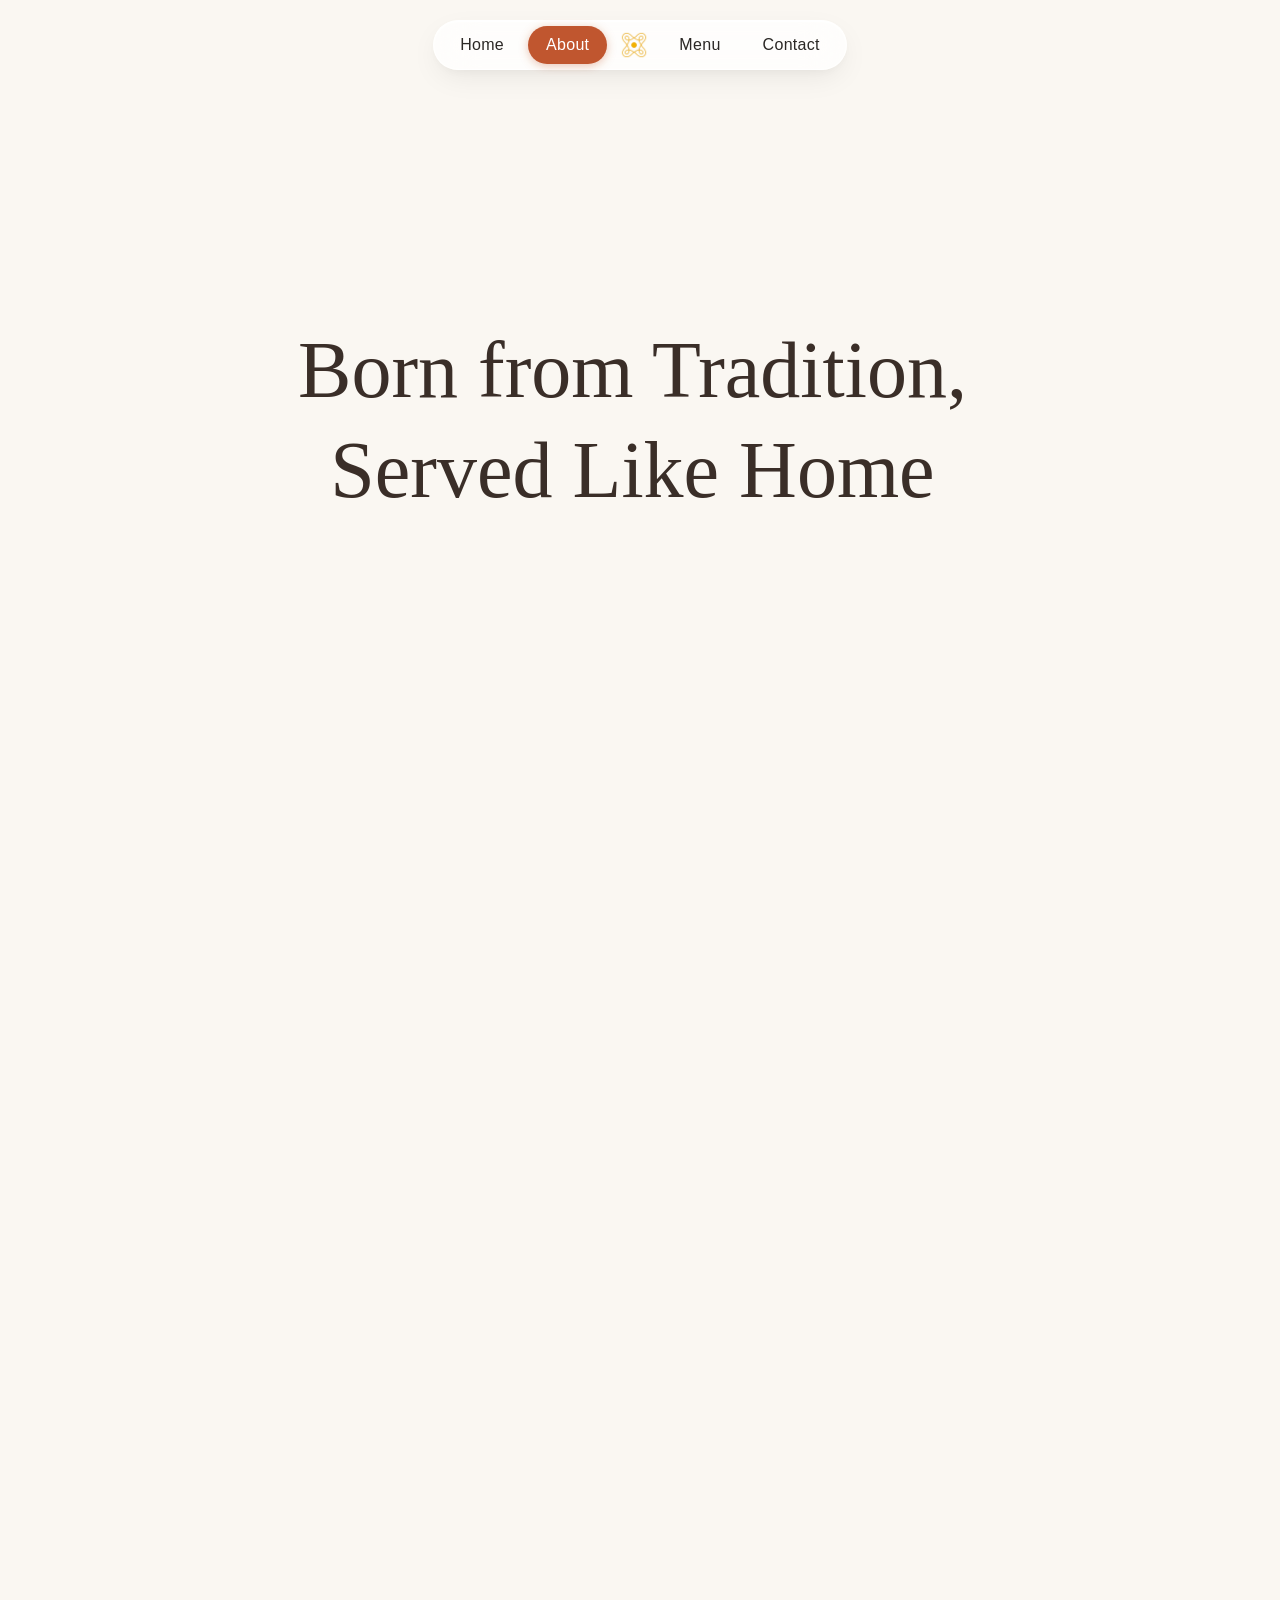
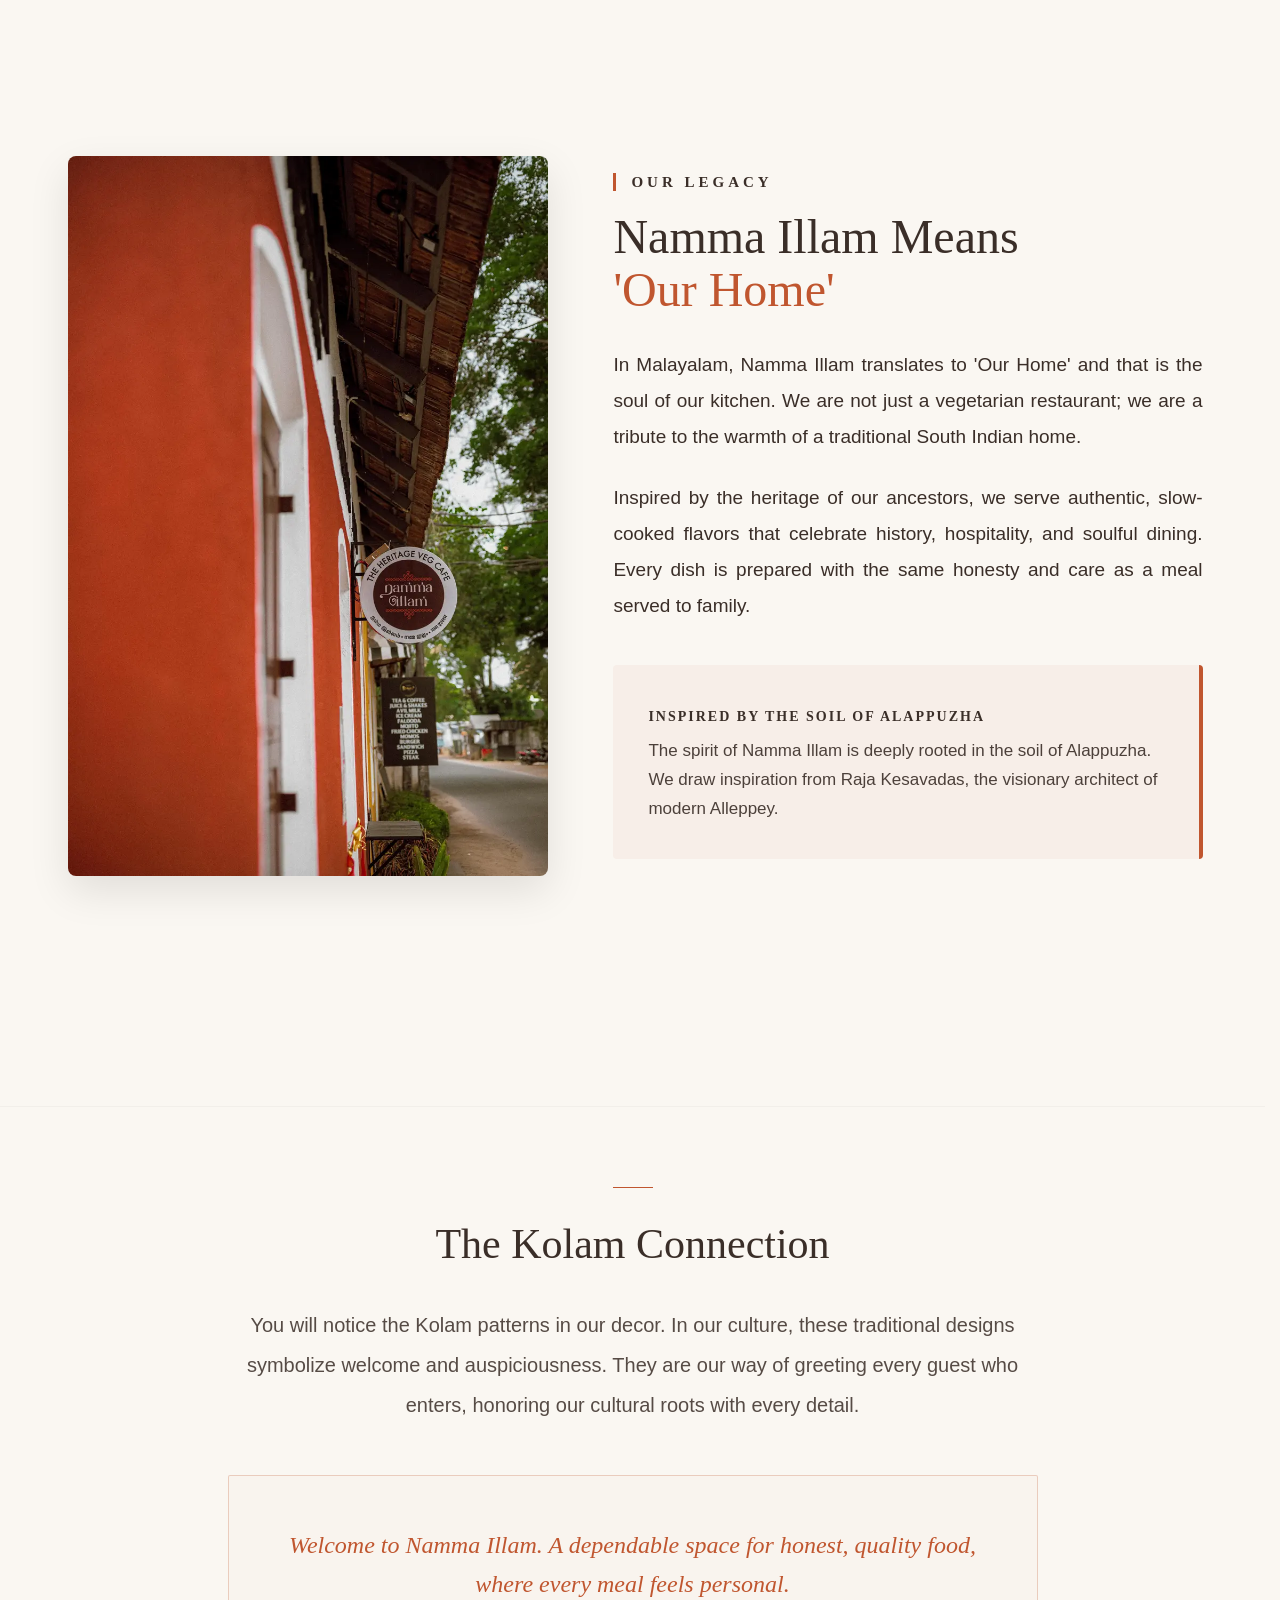
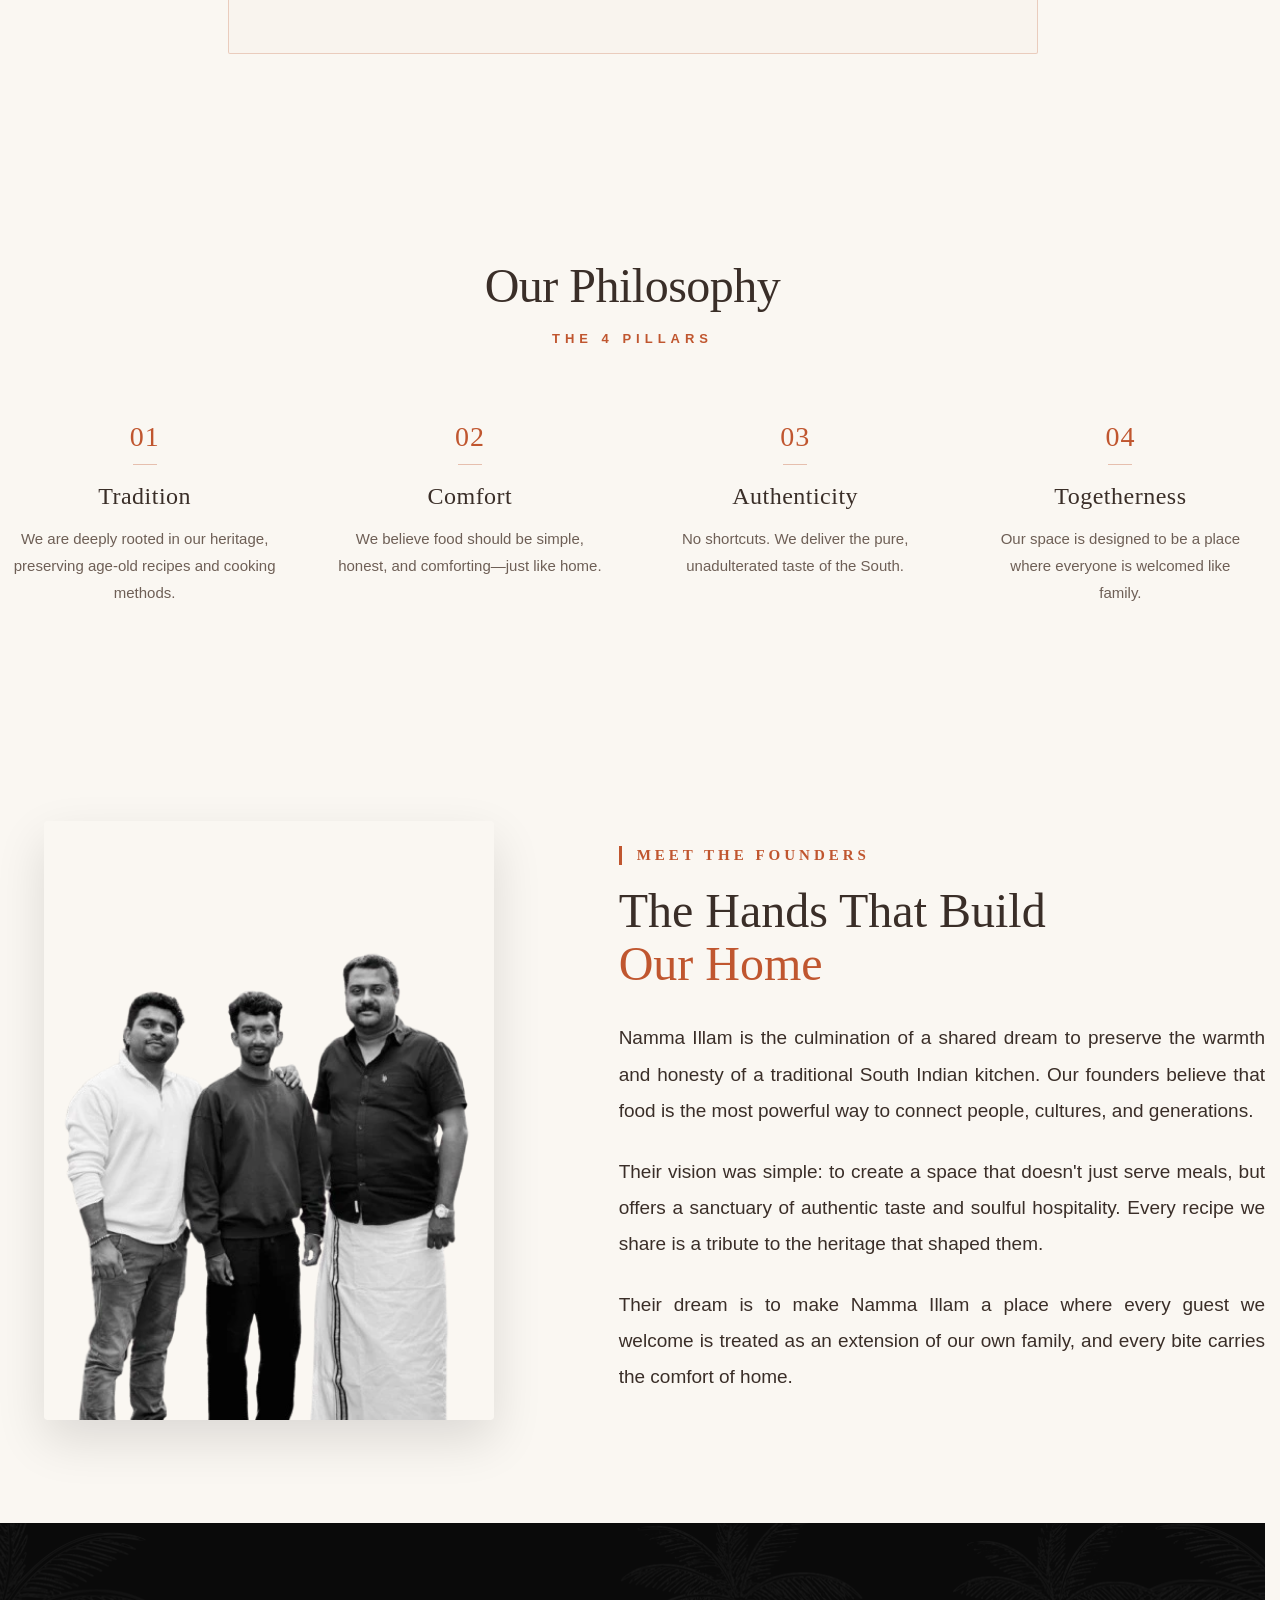
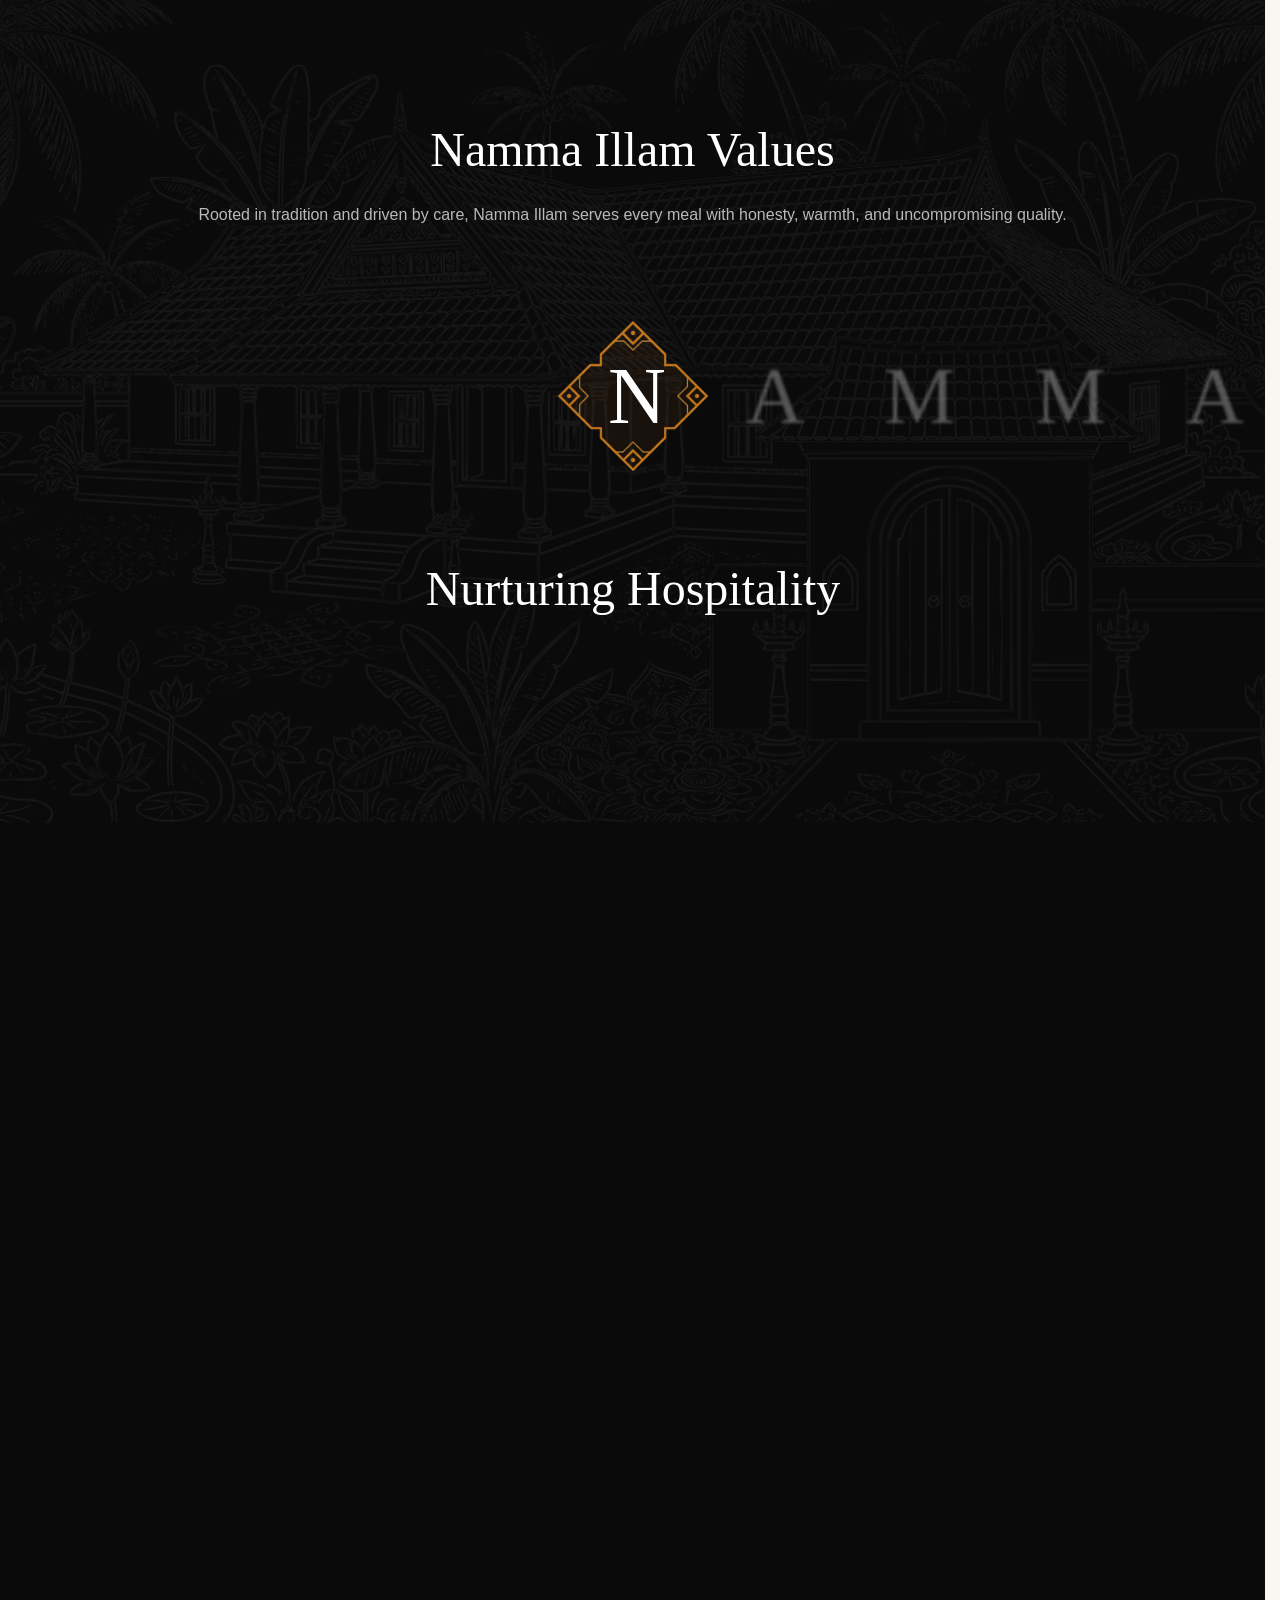
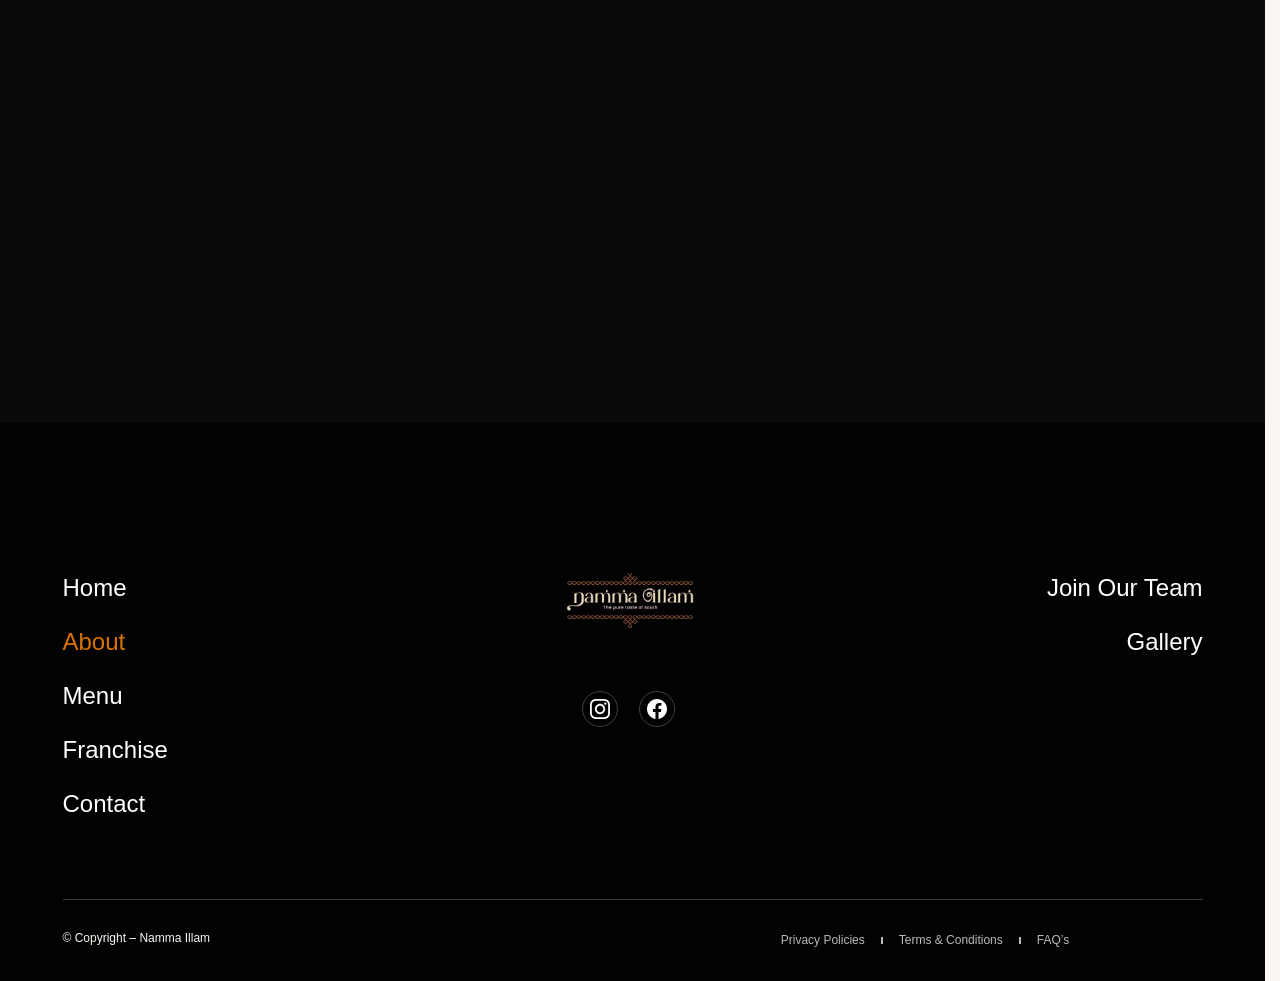
<file: about.html>
<!DOCTYPE html>
<html lang="en-US" class="lenis" style="scroll-behavior: auto;">

<head>
  <meta http-equiv="Content-Type" content="text/html; charset=UTF-8">
  <meta name="viewport" content="width=device-width, initial-scale=1">
  <link rel="profile" href="https://gmpg.org/xfn/11">
  <!-- Primary Meta Tags -->
  <title>About Us | Namma Illam - Born from Tradition, Served Like Home</title>
  <meta name="title" content="About Us | Namma Illam - Born from Tradition, Served Like Home">
  <meta name="description" content="Discover the story of Namma Illam Heritage Cafe. Rooted in authentic South Indian culinary tradition, warm hospitality, and timeless recipes passed down generations.">
  <link rel="canonical" href="https://nammaillam.in/about.html">

  <!-- Open Graph / Facebook / WhatsApp -->
  <meta property="og:type" content="website">
  <meta property="og:site_name" content="Namma Illam">
  <meta property="og:url" content="https://nammaillam.in/about.html">
  <meta property="og:title" content="About Us | Namma Illam - Born from Tradition, Served Like Home">
  <meta property="og:description" content="Discover the story of Namma Illam Heritage Cafe. Rooted in authentic South Indian culinary tradition, warm hospitality, and timeless recipes passed down generations.">
  <meta property="og:image" content="https://nammaillam.in/assets/optimized/shop.webp">

  <!-- Twitter Card -->
  <meta name="twitter:card" content="summary_large_image">
  <meta name="twitter:url" content="https://nammaillam.in/about.html">
  <meta name="twitter:title" content="About Us | Namma Illam - Born from Tradition, Served Like Home">
  <meta name="twitter:description" content="Discover the story of Namma Illam Heritage Cafe. Rooted in authentic South Indian culinary tradition, warm hospitality, and timeless recipes passed down generations.">
  <meta name="twitter:image" content="https://nammaillam.in/assets/optimized/shop.webp">

  <!-- Mobile & PWA -->
  <link rel="manifest" href="manifest.json">
  <meta name="theme-color" content="#C0562F">
  <link rel="icon" type="image/webp" href="assets/optimized/logo.webp">
  <link rel="apple-touch-icon" href="assets/optimized/logo.webp">
  <meta name="robots" content="max-image-preview:large">
  <style id="wp-img-auto-sizes-contain-inline-css">
    img:is([sizes=auto i], [sizes^="auto," i]) {
      contain-intrinsic-size: 3000px 1500px
    }

  
</style>

  <link rel="stylesheet" id="sbi_styles-css" href="assets/css/sbi-styles.min.css" media="all">
  <link rel="stylesheet" id="global-styles-css" href="assets/css/global.css" media="all">
  <link rel="stylesheet" href="assets/css/booking.css" media="all">
  
  <style id="global-styles-inline-css">
    :root {
      --wp--preset--aspect-ratio--square: 1;
      --wp--preset--aspect-ratio--4-3: 4/3;
      --wp--preset--aspect-ratio--3-4: 3/4;
      --wp--preset--aspect-ratio--3-2: 3/2;
      --wp--preset--aspect-ratio--2-3: 2/3;
      --wp--preset--aspect-ratio--16-9: 16/9;
      --wp--preset--aspect-ratio--9-16: 9/16;
      --wp--preset--color--black: #000000;
      --wp--preset--color--cyan-bluish-gray: #abb8c3;
      --wp--preset--color--white: #ffffff;
      --wp--preset--color--pale-pink: #f78da7;
      --wp--preset--color--vivid-red: #cf2e2e;
      --wp--preset--color--luminous-vivid-orange: #ff6900;
      --wp--preset--color--luminous-vivid-amber: #fcb900;
      --wp--preset--color--light-green-cyan: #7bdcb5;
      --wp--preset--color--vivid-green-cyan: #00d084;
      --wp--preset--color--pale-cyan-blue: #8ed1fc;
      --wp--preset--color--vivid-cyan-blue: #0693e3;
      --wp--preset--color--vivid-purple: #9b51e0;
      --wp--preset--gradient--vivid-cyan-blue-to-vivid-purple: linear-gradient(135deg, rgb(6, 147, 227) 0%, rgb(155, 81, 224) 100%);
      --wp--preset--gradient--light-green-cyan-to-vivid-green-cyan: linear-gradient(135deg, rgb(122, 220, 180) 0%, rgb(0, 208, 130) 100%);
      --wp--preset--gradient--luminous-vivid-amber-to-luminous-vivid-orange: linear-gradient(135deg, rgb(252, 185, 0) 0%, rgb(255, 105, 0) 100%);
      --wp--preset--gradient--luminous-vivid-orange-to-vivid-red: linear-gradient(135deg, rgb(255, 105, 0) 0%, rgb(207, 46, 46) 100%);
      --wp--preset--gradient--very-light-gray-to-cyan-bluish-gray: linear-gradient(135deg, rgb(238, 238, 238) 0%, rgb(169, 184, 195) 100%);
      --wp--preset--gradient--cool-to-warm-spectrum: linear-gradient(135deg, rgb(74, 234, 220) 0%, rgb(151, 120, 209) 20%, rgb(207, 42, 186) 40%, rgb(238, 44, 130) 60%, rgb(251, 105, 98) 80%, rgb(254, 248, 76) 100%);
      --wp--preset--gradient--blush-light-purple: linear-gradient(135deg, rgb(255, 206, 236) 0%, rgb(152, 150, 240) 100%);
      --wp--preset--gradient--blush-bordeaux: linear-gradient(135deg, rgb(254, 205, 165) 0%, rgb(254, 45, 45) 50%, rgb(107, 0, 62) 100%);
      --wp--preset--gradient--luminous-dusk: linear-gradient(135deg, rgb(255, 203, 112) 0%, rgb(199, 81, 192) 50%, rgb(65, 88, 208) 100%);
      --wp--preset--gradient--pale-ocean: linear-gradient(135deg, rgb(255, 245, 203) 0%, rgb(182, 227, 212) 50%, rgb(51, 167, 181) 100%);
      --wp--preset--gradient--electric-grass: linear-gradient(135deg, rgb(202, 248, 128) 0%, rgb(113, 206, 126) 100%);
      --wp--preset--gradient--midnight: linear-gradient(135deg, rgb(2, 3, 129) 0%, rgb(40, 116, 252) 100%);
      --wp--preset--font-size--small: 13px;
      --wp--preset--font-size--medium: 20px;
      --wp--preset--font-size--large: 36px;
      --wp--preset--font-size--x-large: 42px;
      --wp--preset--spacing--20: 0.44rem;
      --wp--preset--spacing--30: 0.67rem;
      --wp--preset--spacing--40: 1rem;
      --wp--preset--spacing--50: 1.5rem;
      --wp--preset--spacing--60: 2.25rem;
      --wp--preset--spacing--70: 3.38rem;
      --wp--preset--spacing--80: 5.06rem;
      --wp--preset--shadow--natural: 6px 6px 9px rgba(0, 0, 0, 0.2);
      --wp--preset--shadow--deep: 12px 12px 50px rgba(0, 0, 0, 0.4);
      --wp--preset--shadow--sharp: 6px 6px 0px rgba(0, 0, 0, 0.2);
      --wp--preset--shadow--outlined: 6px 6px 0px -3px rgb(255, 255, 255), 6px 6px rgb(0, 0, 0);
      --wp--preset--shadow--crisp: 6px 6px 0px rgb(0, 0, 0);
    }

    :root {
      --wp--style--global--content-size: 800px;
      --wp--style--global--wide-size: 1200px;
    }

    :where(body) {
      margin: 0;
    }

    .wp-site-blocks>.alignleft {
      float: left;
      margin-right: 2em;
    }

    .wp-site-blocks>.alignright {
      float: right;
      margin-left: 2em;
    }

    .wp-site-blocks>.aligncenter {
      justify-content: center;
      margin-left: auto;
      margin-right: auto;
    }

    :where(.wp-site-blocks)>* {
      margin-block-start: 24px;
      margin-block-end: 0;
    }

    :where(.wp-site-blocks)> :first-child {
      margin-block-start: 0;
    }

    :where(.wp-site-blocks)> :last-child {
      margin-block-end: 0;
    }

    :root {
      --wp--style--block-gap: 24px;
    }

    :root :where(.is-layout-flow)> :first-child {
      margin-block-start: 0;
    }

    :root :where(.is-layout-flow)> :last-child {
      margin-block-end: 0;
    }

    :root :where(.is-layout-flow)>* {
      margin-block-start: 24px;
      margin-block-end: 0;
    }

    :root :where(.is-layout-constrained)> :first-child {
      margin-block-start: 0;
    }

    :root :where(.is-layout-constrained)> :last-child {
      margin-block-end: 0;
    }

    :root :where(.is-layout-constrained)>* {
      margin-block-start: 24px;
      margin-block-end: 0;
    }

    :root :where(.is-layout-flex) {
      gap: 24px;
    }

    :root :where(.is-layout-grid) {
      gap: 24px;
    }

    .is-layout-flow>.alignleft {
      float: left;
      margin-inline-start: 0;
      margin-inline-end: 2em;
    }

    .is-layout-flow>.alignright {
      float: right;
      margin-inline-start: 2em;
      margin-inline-end: 0;
    }

    .is-layout-flow>.aligncenter {
      margin-left: auto !important;
      margin-right: auto !important;
    }

    .is-layout-constrained>.alignleft {
      float: left;
      margin-inline-start: 0;
      margin-inline-end: 2em;
    }

    .is-layout-constrained>.alignright {
      float: right;
      margin-inline-start: 2em;
      margin-inline-end: 0;
    }

    .is-layout-constrained>.aligncenter {
      margin-left: auto !important;
      margin-right: auto !important;
    }

    .is-layout-constrained> :where(:not(.alignleft):not(.alignright):not(.alignfull)) {
      max-width: var(--wp--style--global--content-size);
      margin-left: auto !important;
      margin-right: auto !important;
    }

    .is-layout-constrained>.alignwide {
      max-width: var(--wp--style--global--wide-size);
    }

    body .is-layout-flex {
      display: flex;
    }

    .is-layout-flex {
      flex-wrap: wrap;
      align-items: center;
    }

    .is-layout-flex> :is(*, div) {
      margin: 0;
    }

    body .is-layout-grid {
      display: grid;
    }

    .is-layout-grid> :is(*, div) {
      margin: 0;
    }

    body {
      padding-top: 0px;
      padding-right: 0px;
      padding-bottom: 0px;
      padding-left: 0px;
    }

    a:where(:not(.wp-element-button)) {
      text-decoration: underline;
    }

    :root :where(.wp-element-button, .wp-block-button__link) {
      background-color: #32373c;
      border-width: 0;
      color: #fff;
      font-family: inherit;
      font-size: inherit;
      font-style: inherit;
      font-weight: inherit;
      letter-spacing: inherit;
      line-height: inherit;
      padding-top: calc(0.667em + 2px);
      padding-right: calc(1.333em + 2px);
      padding-bottom: calc(0.667em + 2px);
      padding-left: calc(1.333em + 2px);
      text-decoration: none;
      text-transform: inherit;
    }

    .has-black-color {
      color: var(--wp--preset--color--black) !important;
    }

    .has-cyan-bluish-gray-color {
      color: var(--wp--preset--color--cyan-bluish-gray) !important;
    }

    .has-white-color {
      color: var(--wp--preset--color--white) !important;
    }

    .has-pale-pink-color {
      color: var(--wp--preset--color--pale-pink) !important;
    }

    .has-vivid-red-color {
      color: var(--wp--preset--color--vivid-red) !important;
    }

    .has-luminous-vivid-orange-color {
      color: var(--wp--preset--color--luminous-vivid-orange) !important;
    }

    .has-luminous-vivid-amber-color {
      color: var(--wp--preset--color--luminous-vivid-amber) !important;
    }

    .has-light-green-cyan-color {
      color: var(--wp--preset--color--light-green-cyan) !important;
    }

    .has-vivid-green-cyan-color {
      color: var(--wp--preset--color--vivid-green-cyan) !important;
    }

    .has-pale-cyan-blue-color {
      color: var(--wp--preset--color--pale-cyan-blue) !important;
    }

    .has-vivid-cyan-blue-color {
      color: var(--wp--preset--color--vivid-cyan-blue) !important;
    }

    .has-vivid-purple-color {
      color: var(--wp--preset--color--vivid-purple) !important;
    }

    .has-black-background-color {
      background-color: var(--wp--preset--color--black) !important;
    }

    .has-cyan-bluish-gray-background-color {
      background-color: var(--wp--preset--color--cyan-bluish-gray) !important;
    }

    .has-white-background-color {
      background-color: var(--wp--preset--color--white) !important;
    }

    .has-pale-pink-background-color {
      background-color: var(--wp--preset--color--pale-pink) !important;
    }

    .has-vivid-red-background-color {
      background-color: var(--wp--preset--color--vivid-red) !important;
    }

    .has-luminous-vivid-orange-background-color {
      background-color: var(--wp--preset--color--luminous-vivid-orange) !important;
    }

    .has-luminous-vivid-amber-background-color {
      background-color: var(--wp--preset--color--luminous-vivid-amber) !important;
    }

    .has-light-green-cyan-background-color {
      background-color: var(--wp--preset--color--light-green-cyan) !important;
    }

    .has-vivid-green-cyan-background-color {
      background-color: var(--wp--preset--color--vivid-green-cyan) !important;
    }

    .has-pale-cyan-blue-background-color {
      background-color: var(--wp--preset--color--pale-cyan-blue) !important;
    }

    .has-vivid-cyan-blue-background-color {
      background-color: var(--wp--preset--color--vivid-cyan-blue) !important;
    }

    .has-vivid-purple-background-color {
      background-color: var(--wp--preset--color--vivid-purple) !important;
    }

    .has-black-border-color {
      border-color: var(--wp--preset--color--black) !important;
    }

    .has-cyan-bluish-gray-border-color {
      border-color: var(--wp--preset--color--cyan-bluish-gray) !important;
    }

    .has-white-border-color {
      border-color: var(--wp--preset--color--white) !important;
    }

    .has-pale-pink-border-color {
      border-color: var(--wp--preset--color--pale-pink) !important;
    }

    .has-vivid-red-border-color {
      border-color: var(--wp--preset--color--vivid-red) !important;
    }

    .has-luminous-vivid-orange-border-color {
      border-color: var(--wp--preset--color--luminous-vivid-orange) !important;
    }

    .has-luminous-vivid-amber-border-color {
      border-color: var(--wp--preset--color--luminous-vivid-amber) !important;
    }

    .has-light-green-cyan-border-color {
      border-color: var(--wp--preset--color--light-green-cyan) !important;
    }

    .has-vivid-green-cyan-border-color {
      border-color: var(--wp--preset--color--vivid-green-cyan) !important;
    }

    .has-pale-cyan-blue-border-color {
      border-color: var(--wp--preset--color--pale-cyan-blue) !important;
    }

    .has-vivid-cyan-blue-border-color {
      border-color: var(--wp--preset--color--vivid-cyan-blue) !important;
    }

    .has-vivid-purple-border-color {
      border-color: var(--wp--preset--color--vivid-purple) !important;
    }

    .has-vivid-cyan-blue-to-vivid-purple-gradient-background {
      background: var(--wp--preset--gradient--vivid-cyan-blue-to-vivid-purple) !important;
    }

    .has-light-green-cyan-to-vivid-green-cyan-gradient-background {
      background: var(--wp--preset--gradient--light-green-cyan-to-vivid-green-cyan) !important;
    }

    .has-luminous-vivid-amber-to-luminous-vivid-orange-gradient-background {
      background: var(--wp--preset--gradient--luminous-vivid-amber-to-luminous-vivid-orange) !important;
    }

    .has-luminous-vivid-orange-to-vivid-red-gradient-background {
      background: var(--wp--preset--gradient--luminous-vivid-orange-to-vivid-red) !important;
    }

    .has-very-light-gray-to-cyan-bluish-gray-gradient-background {
      background: var(--wp--preset--gradient--very-light-gray-to-cyan-bluish-gray) !important;
    }

    .has-cool-to-warm-spectrum-gradient-background {
      background: var(--wp--preset--gradient--cool-to-warm-spectrum) !important;
    }

    .has-blush-light-purple-gradient-background {
      background: var(--wp--preset--gradient--blush-light-purple) !important;
    }

    .has-blush-bordeaux-gradient-background {
      background: var(--wp--preset--gradient--blush-bordeaux) !important;
    }

    .has-luminous-dusk-gradient-background {
      background: var(--wp--preset--gradient--luminous-dusk) !important;
    }

    .has-pale-ocean-gradient-background {
      background: var(--wp--preset--gradient--pale-ocean) !important;
    }

    .has-electric-grass-gradient-background {
      background: var(--wp--preset--gradient--electric-grass) !important;
    }

    .has-midnight-gradient-background {
      background: var(--wp--preset--gradient--midnight) !important;
    }

    .has-small-font-size {
      font-size: var(--wp--preset--font-size--small) !important;
    }

    .has-medium-font-size {
      font-size: var(--wp--preset--font-size--medium) !important;
    }

    .has-large-font-size {
      font-size: var(--wp--preset--font-size--large) !important;
    }

    .has-x-large-font-size {
      font-size: var(--wp--preset--font-size--x-large) !important;
    }

    :root :where(.wp-block-pullquote) {
      font-size: 1.5em;
      line-height: 1.6;
    }

    /*# sourceURL=global-styles-inline-css */
  </style>
  
  <link rel="stylesheet" id="hello-elementor-css" href="assets/css/reset.css" media="all">
  <link rel="stylesheet" id="hello-elementor-theme-style-css" href="assets/css/theme.css" media="all">
  <link rel="stylesheet" id="elementor-frontend-css" href="assets/css/frontend.min.css" media="all">
  <link rel="stylesheet" id="widget-mega-menu-css" href="assets/css/widget-mega-menu.min.css" media="all">
  <link rel="stylesheet" id="widget-image-css" href="assets/css/widget-image.min.css" media="all">
  <link rel="stylesheet" id="widget-nav-menu-css" href="assets/css/widget-nav-menu.min.css" media="all">
  <link rel="stylesheet" id="widget-icon-list-css" href="assets/css/widget-icon-list.min.css" media="all">
  <link rel="stylesheet" id="elementor-post-6-css" href="assets/css/post-6.css" media="all">
  <link rel="stylesheet" id="e-animation-fadeIn-css" href="assets/css/fadeIn.min.css" media="all">
  <link rel="stylesheet" id="widget-heading-css" href="assets/css/widget-heading.min.css" media="all">
  <link rel="stylesheet" id="swiper-css" href="assets/css/swiper.min.css" media="all">
  <link rel="stylesheet" id="e-swiper-css" href="assets/css/e-swiper.min.css" media="all">
  <link rel="stylesheet" id="widget-nested-carousel-css" href="assets/css/widget-nested-carousel.min.css" media="all">
  <link rel="stylesheet" id="elementor-post-1917-css" href="assets/css/post-1917.css" media="all">
  <link rel="stylesheet" id="elementor-post-1813-css" href="assets/css/post-1813.css" media="all">
  <link rel="stylesheet" id="elementor-post-1468-css" href="assets/css/post-1468.css" media="all">
  <link rel="stylesheet" id="hello-elementor-child-style-css" href="assets/css/style.css" media="all">
  <link rel="stylesheet" href="assets/css/lenis.css">
  
  
  
  <script src="assets/js/jquery.min.js" id="jquery-core-js" defer></script>
  <script src="assets/js/jquery-migrate.min.js" id="jquery-migrate-js" defer></script>
  <meta name="generator"
    content="Elementor 3.34.0; features: e_font_icon_svg, additional_custom_breakpoints; settings: css_print_method-external, google_font-enabled, font_display-swap">
  <style>
    .e-con.e-parent:nth-of-type(n+4):not(.e-lazyloaded):not(.e-no-lazyload),
    .e-con.e-parent:nth-of-type(n+4):not(.e-lazyloaded):not(.e-no-lazyload) * {
      background-image: none !important;
    }

    @media screen and (max-height: 1024px) {

      .e-con.e-parent:nth-of-type(n+3):not(.e-lazyloaded):not(.e-no-lazyload),
      .e-con.e-parent:nth-of-type(n+3):not(.e-lazyloaded):not(.e-no-lazyload) * {
        background-image: none !important;
      }
    }

    @media screen and (max-height: 640px) {

      .e-con.e-parent:nth-of-type(n+2):not(.e-lazyloaded):not(.e-no-lazyload),
      .e-con.e-parent:nth-of-type(n+2):not(.e-lazyloaded):not(.e-no-lazyload) * {
        background-image: none !important;
      }
    }
  </style>
  <link rel="icon" type="image/webp" href="assets/optimized/logo.webp">
  <link rel="apple-touch-icon" href="assets/optimized/logo.webp">
  <meta name="msapplication-TileImage" content="assets/optimized/logo.webp">
  <style id="wp-custom-css">
    /* Global Reset */
    *,
    h2,
    h3 {
      margin: 0;
      padding: 0;
      box-sizing: border-box;
    }

    /* Typography */
    .rc-h1 {
      font-size: 80px !important;
      line-height: 125% !important;
      font-weight: 500 !important;
      color: white !important;
    }

    .rc-h2 {
      font-size: 48px !important;
      line-height: 125% !important;
      font-weight: 500 !important;
      color: white !important;
    }

    .rc-h3 {
      font-size: 36px !important;
      line-height: 125% !important;
      font-weight: 500 !important;
      color: white !important;
    }

    .rc-h4 {
      font-size: 28px !important;
      line-height: 125% !important;
      font-weight: 500 !important;
      color: white !important;
    }

    .rc-body {
      font-size: 16px !important;
      line-height: 140% !important;
      font-weight: 300 !important;
    }

    .rc-body-color {
      color: #b9b9b9 !important;
    }

    .rc-text-center {
      text-align: center;
    }

    /* Layout Utilities */
    .rc-flex {
      display: flex;
    }

    .rc-justify {
      justify-content: center;
    }

    .rc-justify-start {
      justify-content: flex-start;
    }

    .rc-justify-end {
      justify-content: flex-end;
    }

    .rc-align {
      align-items: center;
    }

    .rc-align-end {
      align-items: flex-end;
    }

    .rc-align-self {
      align-self: center;
    }

    .rc-align-self-end {
      align-self: flex-end;
    }

    .rc-flex-row {
      flex-direction: row;
    }

    .rc-flex-col {
      flex-direction: column;
    }

    .rc-full-height {
      height: 100vh !important;
    }

    /* Spacing Utilities */
    .rc-gap-150 {
      gap: 150px;
    }

    .rc-gap-100 {
      gap: 100px;
    }

    .rc-gap-80 {
      gap: 80px;
    }

    .rc-gap-60 {
      gap: 60px;
    }

    .rc-gap-32 {
      gap: 32px;
    }

    .rc-gap-24 {
      gap: 24px;
    }

    .rc-gap-16 {
      gap: 16px;
    }

    .rc-ml-225 {
      margin-left: 225px;
    }

    .rc-img-margin-top {
      margin-top: -24px;
      margin-bottom: 16px;
    }

    .rc-img-margin-bottom {
      margin-bottom: -24px;
      margin-top: 16px;
    }

    /* Timeline Styles */
    .timeline {
      transform: none !important;
      overflow: hidden !important;
      margin-top: 0 !important;
      padding-top: 0 !important;
    }

    .rc-timeline-main {
      position: relative;
      overflow-x: hidden;
      scrollbar-width: none;
      -ms-overflow-style: none;
      height: 100vh;
      transform: none;
    }

    .rc-timeline-wrapper::-webkit-scrollbar {
      display: none;
    }

    .rc-timeline-wrapper {
      background-color: #131313;
      color: white;
      width: fit-content;
      position: relative;
      padding-inline: 60px;
      gap: 250px;
      height: 100vh;
    }

    .rc-timeline-wrapper h2:not(#timeline-2012 h2) {
      height: 50%;
    }

    .rc-timeline-wrapper img {
      z-index: 1;
      position: relative;
      max-height: 85vh;
      max-width: unset;
    }

    .rc-timeline-wrapper::after {
      content: "";
      position: absolute;
      width: calc(100% - 800px);
      left: 470px;
      top: 45%;
      height: 1px;
      background-color: #3e3e3e;
      z-index: 0;
    }

    .rc-timeline-wrapper .rc-timeline-content {
      height: 90%;
      align-items: flex-start;
    }

    .rc-timeline-wrapper .rc-timeline-content h2 {
      font-size: 200px;
      font-weight: 500;
      color: white;
    }

    .rc-timeline-wrapper .rc-timeline-content h3 {
      font-size: 28px;
      font-weight: 500;
      color: white;
    }

    .rc-timeline-wrapper .rc-timeline-content .title-small {
      font-size: 100px;
      max-width: 400px;
    }

    .rc-timeline-wrapper .rc-timeline-content .content-inner {
      height: 50%;
      align-self: flex-end;
    }

    .rc-timeline-wrapper .rc-timeline-content .content-inner p {
      color: #b9b9b9;
      width: 430px;
    }

    .rc-timeline-wrapper .rc-timeline-content .content-inner img {
      width: 48px;
    }

    .rc-timeline-wrapper .rc-timeline-content .content-inner .direction {
      color: white;
      text-decoration: none;
      font-weight: 500;
      transition: 0.5s ease;
      margin-top: 16px;
      width: fit-content;
    }

    .rc-timeline-wrapper .rc-timeline-content .content-inner .direction svg,
    .rc-timeline-wrapper .rc-timeline-content .content-inner .direction svg path,
    .rc-timeline-wrapper .rc-timeline-content .content-inner .direction svg rect {
      transition: 0.5s ease;
    }

    .rc-timeline-wrapper .rc-timeline-content .content-inner .direction:hover {
      color: #d97200;
    }

    .rc-timeline-wrapper .rc-timeline-content .content-inner .direction:hover svg {
      transform: rotate(45deg);
    }

    .rc-timeline-wrapper .rc-timeline-content .content-inner .direction:hover svg path {
      fill: #d97200;
    }

    .rc-timeline-wrapper .rc-timeline-content .content-inner .direction:hover svg rect {
      stroke: #d97200;
    }

    .rc-timeline-wrapper .rc-timeline-image-wrapper .rc-timeline-image-2 {
      padding-right: 40px;
      max-height: 40vh;
    }

    .rc-timeline-wrapper .rc-timeline-image-wrapper .rc-timeline-image-3 {
      padding-left: 40px;
      max-height: 40vh;
    }

    .rc-timeline-wrapper #timeline-2021 .rc-timeline-image-2 {
      padding-left: 40px;
      padding-right: 0;
    }

    .rc-timeline-wrapper #timeline-2021 .rc-timeline-image-3 {
      padding-right: 40px;
      padding-left: 0;
      width: 85%;
    }

    #timeline-2022 .rc-timeline-image-1 {
      max-height: 50vh;
    }

    #timeline-2022 .rc-timeline-image-2 {
      max-height: 40vh;
      padding-inline: 80px;
    }

    #timeline-2022 .rc-timeline-image-3 {
      max-height: unset;
    }

    #timeline-2023 .rc-timeline-image-2 {
      max-height: 70vh;
    }


    /* Scroll Containers */
    .scroll-container {
      height: 100vh;
      background: linear-gradient(135deg, #667eea 0%, #764ba2 100%);
      display: flex;
      align-items: center;
      justify-content: center;
      color: white;
      font-size: 2rem;
    }

    .scroll-container.top {
      background: linear-gradient(135deg, #764ba2 0%, #667eea 100%);
    }

    .scroll-container.bottom {
      background: linear-gradient(135deg, #667eea 0%, #764ba2 100%);
    }

    /* Letter Animation Styles */
    .letter-wrapper {
      background-color: #0A0A0A;
      color: white;
      position: sticky !important;
      top: 0 !important;
      height: 100vh !important;
      height: 100svh !important;
      max-height: 100vh !important;
      max-height: 100svh !important;
      overflow: hidden;
      width: 100%;
      max-width: 100%;
      contain: layout paint;
      will-change: transform;
    }

    .letter-wrapper::before {
      content: "";
      position: absolute;
      top: 0;
      left: 0;
      right: 0;
      bottom: 0;
      background-image: url('assets/optimized/Letter-Background.webp');
      background-position: center center;
      background-repeat: no-repeat;
      background-size: cover;
      opacity: 0.055; /* Refined, subtle watermark opacity */
      pointer-events: none;
      z-index: 1;
    }

    .letter-wrapper .letter-inner-wrapper {
      position: relative;
      z-index: 2;
    }

    .letter-wrapper .letter-inner-wrapper {
      height: 100%;
      width: 100%;
      max-width: 1280px;
      padding: 150px 20px;
      margin: 0 auto;
      gap: 80px;
      background: transparent !important;
    }

    .letter-wrapper .letter-scroller {
      position: relative;
      width: 100%;
    }

    .letter-wrapper .letter-scroller img {
      width: 150px;
    }

    .letter-wrapper .letter-container {
      position: absolute;
      left: 50%;
      transform: translatex(-25px);
      width: 100vw;
      overflow: visible;
      will-change: transform;
    }

    .letter-wrapper .rc-letter {
      line-height: 100%;
      position: relative;
      transition: opacity 0.3s ease, filter 0.3s ease;
      cursor: pointer;
      will-change: transform, opacity;
    }

    .letter-wrapper .rc-letter:not(.is-active) {
      opacity: 0.3;
      filter: blur(1.5px);
    }

    .letter-wrapper .letter-description {
      width: 100% !important;
      max-width: 900px !important;
      height: 75px !important;
      min-height: 75px !important;
      margin: 0 auto !important;
      position: relative !important;
      contain: layout paint !important;
      display: flex !important;
      align-items: center !important;
      justify-content: center !important;
      overflow: hidden !important;
    }

    .letter-wrapper .letter-description h3,
    #letter-title {
      width: 100% !important;
      max-width: 100% !important;
      flex: 0 0 100% !important;
      text-align: center !important;
      margin: 0 !important;
      position: relative !important;
      contain: layout paint !important;
      will-change: transform, opacity !important;
      transform: translate3d(0, 0, 0);
    }

    /* Global Layout */
    html {
      scrollbar-gutter: stable;
    }
    html,
    body {
      position: relative;
      overflow-x: clip;
    }

    /* Responsive Design */
    @media screen and (max-width: 1024px) {
      .rc-h1 {
        font-size: 64px !important;
      }

      .rc-h2 {
        font-size: 42px !important;
      }

      .rc-h3 {
        font-size: 30px !important;
      }

      .rc-h4 {
        font-size: 26px !important;
      }
    }

    @media (max-width: 767px) {

      .rc-h1 {
        font-size: 48px !important;
      }

      .rc-h2 {
        font-size: 36px !important;
      }

      .rc-h3 {
        font-size: 24px !important;
      }

      .rc-h4 {
        font-size: 24px !important;
      }

      .letter-wrapper .letter-inner-wrapper {
        gap: 60px;
        padding: 75px 20px;
      }

      .letter-wrapper .letter-scroller img {
        width: 120px;
      }

      .rc-gap-80 {
        gap: 60px;
      }

      .scroll-container {
        text-align: center;
      }
    }

    @media (max-width: 480px) {
      .letter-wrapper .letter-inner-wrapper {
        gap: 40px;
      }

      .letter-wrapper .letter-scroller img {
        width: 100px;
      }

      .rc-gap-80 {
        gap: 50px;
      }

      .letter-description {
        height: 90px;
      }
    }
  </style>
  
  <style>
    /* Namma Illam Brand Override */
    :root {
      --e-global-color-primary: #3A2E28 !important;
      --e-global-color-secondary: #C0562F !important;
      --e-global-color-text: #3A2E28 !important;
      --e-global-color-accent: #C0562F !important;
      --e-global-color-69335f4: #FAF7F2 !important;
    }

    body,
    .elementor-page {
      background-color: #FAF7F2;
    }
    .elementor-section:not(.letter-wrapper),
    .e-con:not(.elementor-element-f96b364):not(.elementor-element-f8abbf3):not(.elementor-location-footer):not(.elementor-location-footer *) {
      background-color: #FAF7F2;
    }
    .elementor-element-f96b364 {
      background-color: #0A0A0A !important;
      padding: 0 !important;
      margin: 0 !important;
      position: relative !important;
      height: calc(100vh + 2800px) !important;
      min-height: calc(100svh + 2800px) !important;
      --overflow: visible !important;
      overflow: visible !important;
    }
    @media (max-width: 767px) {
      .elementor-element-f96b364 {
        height: calc(100vh + 1600px) !important;
        min-height: calc(100svh + 1600px) !important;
      }
    }
    .elementor-element-f752112 {
      width: 100% !important;
      height: 100% !important;
      position: relative !important;
    }

    h1,
    h2,
    h3,
    h4,
    h5,
    h6,
    .elementor-heading-title,
    .elementor-widget-heading {
      font-family: 'Lora', serif !important;
      color: #3A2E28 !important;
    }

    /* Mobile Responsiveness for Custom Sections */
    @media (max-width: 767px) {
      .e-con-inner {
        flex-direction: column !important;
        align-items: center !important;
        text-align: center !important;
      }
      .elementor-element-a311014 {
        padding: 50px 16px !important;
      }
      .elementor-element-a311014 .e-con-inner {
        flex-direction: column !important;
        gap: 36px !important;
      }
      .elementor-element-a311014 .e-con-inner > div {
        width: 100% !important;
        text-align: center !important;
      }
      .elementor-element-a311014 h2.elementor-heading-title,
      .founders-row h2.elementor-heading-title {
        border-left: none !important;
        padding-left: 0 !important;
        text-align: center !important;
        margin: 0 auto 16px auto !important;
        display: inline-block !important;
      }
      .elementor-element-a311014 h3 {
        font-size: 32px !important;
        text-align: center !important;
      }
      .elementor-element-a311014 div p,
      .founders-row div p {
        text-align: left !important;
        font-size: 16px !important;
        line-height: 1.75 !important;
        padding: 0 4px !important;
      }
      .founders-row {
        flex-direction: column !important;
        gap: 36px !important;
        padding: 0 16px !important;
      }
      .founders-row h3 {
        font-size: 32px !important;
        text-align: center !important;
      }
      .rc-h2 {
        text-align: center !important;
        margin: 0 auto !important;
        width: 100% !important;
        left: auto !important;
      }
      #letter-section, .letter-wrapper {
        overflow: hidden !important;
        max-width: 100vw !important;
        width: 100% !important;
      }
      .elementor-element-kolam {
        padding: 50px 16px !important;
      }
      .elementor-element-kolam h3 {
        font-size: 28px !important;
      }
      .elementor-element-kolam .elementor-widget-container div {
        padding: 24px 16px !important;
      }
      .elementor-element-kolam p {
        font-size: 16px !important;
        line-height: 1.7 !important;
      }
      .elementor-element-pillars {
        padding: 50px 16px !important;
      }
      .elementor-element-pillars h2 {
        font-size: 30px !important;
      }
    }
  </style>
<style id="custom-header-css">
  header {
    position: fixed;
    top: 0;
    width: 100%;
    z-index: 1000;
    transition: all 0.3s ease;
    background: transparent;
  }

  .sticky-header {
    background-color: #FAF5EF !important;
    box-shadow: 0 2px 15px rgba(0,0,0,0.1);
  }

  .header-inner {
    margin: 0 auto;
    max-width: 1140px;
    display: flex;
    justify-content: center;
    align-items: center;
    padding: 20px;
    position: relative;
    gap: 30px;
  }

  .nav-link {
    text-decoration: none;
    color: #3A2E28;
    font-weight: 600;
    text-transform: uppercase;
    font-size: 14px;
    letter-spacing: 1px;
    transition: 0.3s;
    white-space: nowrap;
  }

  .nav-link.active {
    color: #C0562F !important;
  }

  .nav-link:hover {
    color: #C0562F;
  }

  .nammaillam-logo img {
    width: 46px;
    height: 46px;
    object-fit: contain;
    transition: 0.3s;
  }

  .sticky-header .nammaillam-logo img {
    width: 38px;
    height: 38px;
  }

@media (max-width: 767px) {
    .header-inner {
      justify-content: flex-start;
      overflow-x: auto;
      white-space: nowrap;
      padding-bottom: 10px;
      -webkit-overflow-scrolling: touch;
    }

    .header-inner::-webkit-scrollbar {
      display: none;
    }

    .nav-link {
      font-size: 14px !important;
    }
  }
</style>
<style id="unified-header-style">
/* Global responsive safety against horizontal viewport overflow */
html, body {
  overflow-x: clip !important;
  max-width: 100% !important;
  width: 100% !important;
}

/* Unified Header Navigation (Desktop & Mobile) - Dynamic Island Pill */
header {
  position: fixed;
  top: 20px;
  left: 0;
  width: 100%;
  max-width: 100%;
  z-index: 1000;
  display: flex;
  justify-content: center;
  background: transparent !important;
  box-shadow: none !important;
  pointer-events: none;
  transition: transform 0.35s cubic-bezier(0.16, 1, 0.3, 1), opacity 0.3s ease, top 0.3s ease;
  box-sizing: border-box;
}

header.sticky-header {
  background: transparent !important;
  box-shadow: none !important;
}

.header-inner {
  pointer-events: auto;
  margin: 0 auto;
  max-width: fit-content;
  display: inline-flex;
  align-items: center;
  justify-content: center;
  gap: 6px;
  padding: 5px 8px;
  background: rgba(255, 255, 255, 0.78);
  backdrop-filter: blur(20px) saturate(180%);
  -webkit-backdrop-filter: blur(20px) saturate(180%);
  border: 1px solid rgba(255, 255, 255, 0.75);
  border-radius: 9999px;
  box-shadow: 0 10px 30px -5px rgba(0, 0, 0, 0.08), 0 4px 12px -2px rgba(0, 0, 0, 0.04), inset 0 1px 1px rgba(255, 255, 255, 0.9);
  transition: all 0.3s cubic-bezier(0.16, 1, 0.3, 1);
  box-sizing: border-box;
}

.sticky-header .header-inner {
  background: rgba(250, 245, 239, 0.92);
  border-color: rgba(192, 86, 47, 0.2);
  box-shadow: 0 12px 35px -5px rgba(45, 25, 15, 0.12), 0 4px 12px -2px rgba(0, 0, 0, 0.06), inset 0 1px 1px rgba(255, 255, 255, 0.95);
}

.nav-link {
  text-decoration: none;
  color: #3A2E28;
  font-family: "Manrope", sans-serif;
  font-weight: 600;
  font-size: 13.5px;
  letter-spacing: 0.3px;
  padding: 8px 18px;
  border-radius: 9999px;
  transition: all 0.25s ease;
  white-space: nowrap;
  display: inline-flex;
  align-items: center;
  justify-content: center;
  line-height: 1;
  text-transform: capitalize;
  box-sizing: border-box;
}

.nav-link:hover {
  color: #C0562F !important;
  background: rgba(192, 86, 47, 0.08);
}

.nav-link.active {
  background: #C0562F !important;
  color: #FFFFFF !important;
  box-shadow: 0 2px 10px rgba(192, 86, 47, 0.35);
}

.nammaillam-logo {
  display: inline-flex;
  align-items: center;
  justify-content: center;
  padding: 0 6px;
}

.nammaillam-logo img {
  width: 30px;
  height: 30px;
  object-fit: contain;
  transition: transform 0.25s ease;
  display: block;
}

.nammaillam-logo a:hover img {
  transform: scale(1.08);
}

.sticky-header .nammaillam-logo img {
  width: 30px;
  height: 30px;
}

@media (max-width: 767px) {
  header {
    top: 10px !important;
    padding: 0 10px !important;
    width: 100% !important;
  }

  .header-inner {
    gap: 3px !important;
    padding: 4px 6px !important;
    max-width: calc(100vw - 20px) !important;
    overflow: hidden !important;
  }

  .nav-link {
    font-size: 11px !important;
    padding: 6px 11px !important;
    letter-spacing: 0.2px !important;
    min-height: unset !important;
    flex: 0 0 auto !important;
  }

  .nammaillam-logo {
    padding: 0 2px !important;
  }

  .nammaillam-logo img {
    width: 24px !important;
    height: 24px !important;
  }

  .sticky-header .nammaillam-logo img {
    width: 24px !important;
    height: 24px !important;
  }
}</style>
<style id="nammaillam-preloader-style">
    /* --- UNIVERSAL BRAND PRELOADER (KOLAM SACRED ART) --- */
    body.loading {
      overflow: hidden !important;
    }

    #pageLoader {
      position: fixed;
      top: 0;
      left: 0;
      width: 100vw;
      height: 100vh;
      background-color: #FAF7F2;
      z-index: 9999999;
      display: flex;
      flex-direction: column;
      align-items: center;
      justify-content: center;
      transition: opacity 0.5s cubic-bezier(0.4, 0, 0.2, 1), visibility 0.5s ease;
      will-change: opacity, visibility;
    }

    #pageLoader.fade-out {
      opacity: 0;
      visibility: hidden;
      pointer-events: none;
    }

    .kolam-loader-container {
      display: flex;
      flex-direction: column;
      align-items: center;
      justify-content: center;
      text-align: center;
      padding: 20px;
    }

    .kolam-art-wrapper {
      position: relative;
      width: 130px;
      height: 130px;
      display: flex;
      align-items: center;
      justify-content: center;
      margin-bottom: 24px;
    }

    .kolam-svg-rotating {
      position: absolute;
      top: 0;
      left: 0;
      width: 100%;
      height: 100%;
      animation: kolamSlowSpin 24s linear infinite;
      transform-origin: center;
    }

    .kolam-svg-static {
      position: absolute;
      top: 0;
      left: 0;
      width: 100%;
      height: 100%;
    }

    .kolam-stroke {
      stroke: #C0562F;
      stroke-width: 1.8;
      stroke-linecap: round;
      stroke-linejoin: round;
      fill: none;
      stroke-dasharray: 280;
      stroke-dashoffset: 280;
      animation: kolamDrawLine 2.2s cubic-bezier(0.4, 0, 0.2, 1) forwards;
    }

    .kolam-stroke-gold {
      stroke: #D49A3D;
      stroke-width: 1.4;
      stroke-linecap: round;
      stroke-linejoin: round;
      fill: none;
      stroke-dasharray: 200;
      stroke-dashoffset: 200;
      animation: kolamDrawLine 2.6s cubic-bezier(0.4, 0, 0.2, 1) 0.2s forwards;
    }

    .kolam-dots {
      fill: #C0562F;
      opacity: 0;
      animation: kolamDotsFade 1.6s ease 0.6s forwards, kolamDotsPulse 2.4s ease-in-out 2.2s infinite;
    }

    .kolam-dots-gold {
      fill: #D49A3D;
      opacity: 0;
      animation: kolamDotsFade 1.8s ease 0.8s forwards, kolamDotsPulse 2.4s ease-in-out 2.4s infinite;
    }

    .kolam-ring {
      fill: none;
      stroke: rgba(192, 86, 47, 0.22);
      stroke-width: 1;
      stroke-dasharray: 4 4;
      animation: kolamRingPulse 3s ease-in-out infinite;
    }

    .kolam-center-logo {
      width: 44px;
      height: 44px;
      object-fit: contain;
      z-index: 2;
      filter: drop-shadow(0 2px 10px rgba(192, 86, 47, 0.25));
      animation: kolamLogoBreathe 2.6s ease-in-out infinite;
    }

    .kolam-brand-title {
      font-family: 'Lora', Georgia, serif;
      font-size: 21px;
      font-weight: 600;
      letter-spacing: 4px;
      color: #3A2E28;
      margin: 0 0 6px 0;
      text-transform: uppercase;
      opacity: 0;
      transform: translateY(6px);
      animation: kolamTextRise 0.8s ease 0.4s forwards;
    }

    .kolam-subtitle {
      font-family: 'Outfit', sans-serif;
      font-size: 13px;
      letter-spacing: 2px;
      color: #C0562F;
      font-weight: 500;
      margin: 0;
      opacity: 0;
      transform: translateY(6px);
      animation: kolamTextRise 0.8s ease 0.7s forwards;
    }

    @keyframes kolamDrawLine {
      to {
        stroke-dashoffset: 0;
      }
    }

    @keyframes kolamSlowSpin {
      from { transform: rotate(0deg); }
      to { transform: rotate(360deg); }
    }

    @keyframes kolamDotsFade {
      to { opacity: 0.95; }
    }

    @keyframes kolamDotsPulse {
      0%, 100% { opacity: 0.95; transform: scale(1); }
      50% { opacity: 0.45; transform: scale(0.85); }
    }

    @keyframes kolamRingPulse {
      0%, 100% { opacity: 0.25; transform: scale(1); }
      50% { opacity: 0.55; transform: scale(1.03); }
    }

    @keyframes kolamLogoBreathe {
      0%, 100% { transform: scale(0.96); }
      50% { transform: scale(1.05); }
    }

    @keyframes kolamTextRise {
      to { opacity: 1; transform: translateY(0); }
    }
  </style>

  
  
  
  <style id="nammaillam-about-sections-css">
    /* Heritage sections: seamless warm cream background matching the page */
    .elementor-element-kolam,
    .elementor-element-pillars,
    .elementor-element-founders {
      display: block !important;
      width: 100% !important;
      background-color: #FAF7F2 !important;
      box-sizing: border-box !important;
    }

    /* Premium open editorial layout for 4 Pillars - NO grid boxes */
    .pillars-editorial-row {
      display: flex;
      flex-direction: row;
      justify-content: space-between;
      gap: 36px;
    }

    .pillar-item {
      flex: 1;
      text-align: center;
      padding: 0 12px;
      position: relative;
    }

    @media (max-width: 991px) {
      .pillars-editorial-row {
        display: grid !important;
        grid-template-columns: 1fr 1fr !important;
        gap: 40px 30px !important;
      }
    }

    @media (max-width: 767px) {
      .elementor-element-kolam {
        padding: 50px 15px !important;
      }
      .elementor-element-kolam h3 {
        font-size: 28px !important;
      }
      .elementor-element-pillars {
        padding: 60px 15px !important;
      }
      .elementor-element-pillars h2 {
        font-size: 32px !important;
      }
      .pillars-editorial-row {
        display: flex !important;
        flex-direction: column !important;
        gap: 40px !important;
      }
      .pillar-item {
        padding: 0 20px !important;
      }
      .elementor-element-founders {
        padding: 50px 15px !important;
      }
      .elementor-element-founders .founders-row {
        flex-direction: column !important;
        gap: 35px !important;
      }
      .elementor-element-founders img {
        max-width: 320px !important;
      }
      .elementor-element-founders h3 {
        font-size: 30px !important;
      }
    }
  </style>
</head>

<body data-rsssl="1"
  class="wp-singular page-template-default page page-id-1917 wp-custom-logo wp-embed-responsive wp-theme-hello-elementor wp-child-theme-hello-theme-child-master hello-elementor-default elementor-default elementor-kit-6 elementor-page elementor-page-1917 e--ua-blink e--ua-chrome e--ua-webkit"
  style="scroll-behavior: auto;" data-elementor-device-mode="desktop">
    <!-- Universal Heritage Preloader (Kolam Sacred Art) -->
  <div id="pageLoader" aria-label="Loading Namma Illam" role="status">
    <div class="kolam-loader-container">
      <div class="kolam-art-wrapper">
        <!-- Outer rotating decorative kolam petals & gold ring dots -->
        <svg class="kolam-svg-rotating" viewBox="0 0 160 160">
          <circle class="kolam-ring" cx="80" cy="80" r="72" />
          <circle class="kolam-ring" cx="80" cy="80" r="55" />
          <g transform="translate(80, 80)">
            <path class="kolam-stroke-gold" d="M 0 -55 C -12 -65 -10 -75 0 -77 C 10 -75 12 -65 0 -55 Z" />
            <path class="kolam-stroke-gold" d="M 0 -55 C -12 -65 -10 -75 0 -77 C 10 -75 12 -65 0 -55 Z" transform="rotate(45)" />
            <path class="kolam-stroke-gold" d="M 0 -55 C -12 -65 -10 -75 0 -77 C 10 -75 12 -65 0 -55 Z" transform="rotate(90)" />
            <path class="kolam-stroke-gold" d="M 0 -55 C -12 -65 -10 -75 0 -77 C 10 -75 12 -65 0 -55 Z" transform="rotate(135)" />
            <path class="kolam-stroke-gold" d="M 0 -55 C -12 -65 -10 -75 0 -77 C 10 -75 12 -65 0 -55 Z" transform="rotate(180)" />
            <path class="kolam-stroke-gold" d="M 0 -55 C -12 -65 -10 -75 0 -77 C 10 -75 12 -65 0 -55 Z" transform="rotate(225)" />
            <path class="kolam-stroke-gold" d="M 0 -55 C -12 -65 -10 -75 0 -77 C 10 -75 12 -65 0 -55 Z" transform="rotate(270)" />
            <path class="kolam-stroke-gold" d="M 0 -55 C -12 -65 -10 -75 0 -77 C 10 -75 12 -65 0 -55 Z" transform="rotate(315)" />
          </g>
          <circle class="kolam-dots-gold" cx="80" cy="9" r="2.2" />
          <circle class="kolam-dots-gold" cx="130" cy="30" r="2.2" />
          <circle class="kolam-dots-gold" cx="151" cy="80" r="2.2" />
          <circle class="kolam-dots-gold" cx="130" cy="130" r="2.2" />
          <circle class="kolam-dots-gold" cx="80" cy="151" r="2.2" />
          <circle class="kolam-dots-gold" cx="30" cy="130" r="2.2" />
          <circle class="kolam-dots-gold" cx="9" cy="80" r="2.2" />
          <circle class="kolam-dots-gold" cx="30" cy="30" r="2.2" />
        </svg>

        <!-- Inner interlocking terracotta loops & sacred pulli dots -->
        <svg class="kolam-svg-static" viewBox="0 0 160 160">
          <g transform="translate(80, 80)">
            <path class="kolam-stroke" d="M 0 -36 C -18 -36 -28 -18 -20 0 C -28 18 -18 36 0 36 C 18 36 28 18 20 0 C 28 -18 18 -36 0 -36 Z" />
            <path class="kolam-stroke" d="M 0 -36 C -18 -36 -28 -18 -20 0 C -28 18 -18 36 0 36 C 18 36 28 18 20 0 C 28 -18 18 -36 0 -36 Z" transform="rotate(45)" />
            <circle class="kolam-stroke" cx="0" cy="0" r="30" stroke-dasharray="190" />
          </g>
          <!-- Pulli (Sacred dots) -->
          <circle class="kolam-dots" cx="80" cy="39" r="2.8" />
          <circle class="kolam-dots" cx="109" cy="51" r="2.5" />
          <circle class="kolam-dots" cx="121" cy="80" r="2.8" />
          <circle class="kolam-dots" cx="109" cy="109" r="2.5" />
          <circle class="kolam-dots" cx="80" cy="121" r="2.8" />
          <circle class="kolam-dots" cx="51" cy="109" r="2.5" />
          <circle class="kolam-dots" cx="39" cy="80" r="2.8" />
          <circle class="kolam-dots" cx="51" cy="51" r="2.5" />
        </svg>

        <!-- Centered Diya Logo -->
        <img class="kolam-center-logo" width="44" height="44" src="assets/optimized/logo-icon-transparent.webp" alt="Namma Illam Diya">
      </div>

      <h3 class="kolam-brand-title">NAMMA ILLAM</h3>
      <p class="kolam-subtitle">Welcome to Namma Illam...</p>
    </div>
  </div>

  <a class="skip-link screen-reader-text" href="#content">Skip to content</a>

    <header>
    <div class="header-inner">
      <a href="index.html" class="nav-link">Home</a>
      <a href="about.html" class="nav-link active">About</a>
      <div class="nammaillam-logo">
        <a href="index.html"><img width="30" height="30" src="assets/optimized/logo-icon-transparent.webp" alt="Namma Illam Logo"></a>
      </div>
      <a href="menu.html" class="nav-link">Menu</a>
      <a href="contact.html" class="nav-link">Contact</a>
    </div>
  </header>

  <main id="content" class="site-main post-1917 page type-page status-publish hentry">


    <div class="page-content">
      <div data-elementor-type="wp-page" data-elementor-id="1917" class="elementor elementor-1917"
        data-elementor-post-type="page">
        <div class="elementor-element elementor-element-e4b0845 e-flex e-con-boxed e-con e-parent e-lazyloaded"
          data-id="e4b0845" data-element_type="container"
          data-settings="{&quot;background_background&quot;:&quot;classic&quot;}" style="padding: 40px 0;">
          <div class="e-con-inner" style="margin: 0 auto; max-width: 1140px;">
            <div
              class="elementor-element elementor-element-13c27d0 elementor-widget__width-initial elementor-widget elementor-widget-heading animated fadeIn"
              data-id="13c27d0" data-element_type="widget" data-settings="{&quot;_animation&quot;:&quot;fadeIn&quot;}"
              data-widget_type="heading.default">
              <h1 class="elementor-heading-title elementor-size-default">Born from Tradition, Served Like Home</h1>
            </div>
          </div>
        </div>
        <div class="elementor-element elementor-element-bbc201a e-flex e-con-boxed e-con e-parent e-lazyloaded"
          data-id="bbc201a" data-element_type="container" style="padding: 20px 0;">
          <div class="e-con-inner" style="margin: 0 auto; max-width: 1140px;">
            <div
              class="elementor-element elementor-element-c6694d3 elementor-invisible elementor-widget elementor-widget-image"
              data-id="c6694d3" data-element_type="widget" data-settings="{&quot;_animation&quot;:&quot;fadeIn&quot;}"
              data-widget_type="image.default" style="width: 100%; aspect-ratio: 1312 / 720;">
            </div>
          </div>
        </div>
                <!-- Namma Illam Story & Heritage Section -->
        <div class="elementor-element elementor-element-a311014 e-flex e-con-boxed e-con e-parent" data-id="a311014"
          data-element_type="container" data-settings="{&quot;background_background&quot;:&quot;classic&quot;}" style="padding: 80px 0;">
          <div class="e-con-inner" style="margin: 0 auto; max-width: 1140px; display: flex; flex-direction: row; gap: 60px; align-items: center;">
              
              <!-- Left Column: Heritage Image -->
              <div style="flex: 1;">
                  <img width="900" height="1350" src="assets/optimized/shop.webp" alt="Namma Illam Heritage" style="width: 100%; max-width: 480px; height: auto; aspect-ratio: 900 / 1350; display: block; margin: 0 auto; border-radius: 8px; box-shadow: 0 15px 40px rgba(0,0,0,0.1);" loading="lazy" decoding="async">
              </div>

              <!-- Right Column: Story & Heritage -->
              <div style="flex: 1.2;">
                  <h2 class="elementor-heading-title elementor-size-default" style="color: #C0562F; font-size: 15px; letter-spacing: 4px; text-transform: uppercase; margin-bottom: 20px; font-weight: 700; border-left: 3px solid #C0562F; padding-left: 15px;">Our Legacy</h2>
                  <h3 class="elementor-heading-title elementor-size-default" style="font-size: 48px; margin-bottom: 30px; line-height: 1.1; font-weight: 500;">Namma Illam Means <br><span style="color:#C0562F">'Our Home'</span></h3>
                  
                  <div style="font-size: 19px; line-height: 1.9; color: #3A2E28; margin-bottom: 40px; text-align: justify;">
                    <p style="margin-bottom: 25px;">In Malayalam, <strong>Namma Illam</strong> translates to 'Our Home' and that is the soul of our kitchen. We are not just a vegetarian restaurant; we are a tribute to the warmth of a traditional South Indian home.</p>
                    <p>Inspired by the heritage of our ancestors, we serve authentic, slow-cooked flavors that celebrate history, hospitality, and soulful dining. Every dish is prepared with the same honesty and care as a meal served to family.</p>
                  </div>

                  <div style="background: rgba(192, 86, 47, 0.05); padding: 35px; border-radius: 4px; border-right: 4px solid #C0562F;">
                    <h4 style="color: #C0562F; font-size: 14px; letter-spacing: 2px; text-transform: uppercase; margin-bottom: 12px; font-weight: 700;">Inspired by the Soil of Alappuzha</h4>
                    <p style="font-size: 17px; line-height: 1.7; color: #3A2E28; opacity: 0.9; margin: 0;">
                      The spirit of Namma Illam is deeply rooted in the soil of Alappuzha. We draw inspiration from Raja Kesavadas, the visionary architect of modern Alleppey.
                    </p>
                  </div>
              </div>
          </div>
        </div>

        <!-- The Kolam Connection Section -->
        <div class="elementor-element elementor-element-kolam e-flex e-con-boxed e-con e-parent" data-element_type="container" style="background-color: #FAF7F2; padding: 80px 0; border-top: 1px solid rgba(0,0,0,0.03);">
          <div class="e-con-inner" style="margin: 0 auto; max-width: 1140px;">
            <div class="elementor-widget-container" style="text-align: center; max-width: 850px; margin: 0 auto; padding: 0 20px;">
              <div style="width: 40px; height: 1px; background: #C0562F; margin: 0 auto 30px;"></div>
              <h3 class="elementor-heading-title elementor-size-default" style="font-size: 42px; margin-bottom: 35px; font-weight: 500; font-family: 'Lora', serif; color: #3A2E28;">The Kolam Connection</h3>
              <p style="font-size: 20px; line-height: 2; color: #3A2E28; opacity: 0.85; margin-bottom: 50px; font-family: 'Outfit', sans-serif;">
                You will notice the Kolam patterns in our decor. In our culture, these traditional designs symbolize welcome and auspiciousness. They are our way of greeting every guest who enters, honoring our cultural roots with every detail.
              </p>
              <div style="position: relative; padding: 50px 30px; border: 1px solid rgba(192, 86, 47, 0.25); border-radius: 2px; background: rgba(192, 86, 47, 0.02);">
                <p style="font-size: 24px; font-style: italic; color: #C0562F; font-weight: 500; margin: 0; line-height: 1.6; font-family: 'Lora', serif;">
                  Welcome to Namma Illam. A dependable space for honest, quality food, where every meal feels personal.
                </p>
              </div>
            </div>
          </div>
        </div>

        <!-- Our Philosophy: The 4 Pillars -->
        <div class="elementor-element elementor-element-pillars e-flex e-con-boxed e-con e-parent" data-element_type="container" style="background-color: #FAF7F2; padding: 100px 0 90px; position: relative;">
          <div class="e-con-inner" style="margin: 0 auto; max-width: 1180px; padding: 0 24px;">
            <div style="text-align: center; margin-bottom: 75px;">
              <h2 class="elementor-heading-title elementor-size-default" style="color: #3A2E28; font-size: clamp(34px, 4.5vw, 48px); font-weight: 500; font-family: 'Lora', serif; margin-bottom: 12px; letter-spacing: -0.5px;">Our Philosophy</h2>
              <p style="color: #C0562F; letter-spacing: 5px; text-transform: uppercase; font-size: 13px; font-weight: 700; font-family: 'Outfit', sans-serif; margin: 0;">The 4 Pillars</p>
            </div>
            
            <div class="pillars-editorial-row">
              
              <!-- Pillar 1 -->
              <div class="pillar-item">
                <div style="font-size: 28px; color: #C0562F; margin-bottom: 16px; font-family: 'Lora', serif; font-weight: 500; letter-spacing: 1px;">01</div>
                <div style="width: 24px; height: 1px; background: #C0562F; opacity: 0.35; margin: 0 auto 16px;"></div>
                <h3 style="color: #3A2E28; margin: 0 0 14px 0; font-size: 24px; font-weight: 500; font-family: 'Lora', serif; letter-spacing: 0.5px;">Tradition</h3>
                <p style="font-size: 15px; color: #6E5F56; line-height: 1.8; margin: 0; font-family: 'Outfit', sans-serif;">We are deeply rooted in our heritage, preserving age-old recipes and cooking methods.</p>
              </div>

              <!-- Pillar 2 -->
              <div class="pillar-item">
                <div style="font-size: 28px; color: #C0562F; margin-bottom: 16px; font-family: 'Lora', serif; font-weight: 500; letter-spacing: 1px;">02</div>
                <div style="width: 24px; height: 1px; background: #C0562F; opacity: 0.35; margin: 0 auto 16px;"></div>
                <h3 style="color: #3A2E28; margin: 0 0 14px 0; font-size: 24px; font-weight: 500; font-family: 'Lora', serif; letter-spacing: 0.5px;">Comfort</h3>
                <p style="font-size: 15px; color: #6E5F56; line-height: 1.8; margin: 0; font-family: 'Outfit', sans-serif;">We believe food should be simple, honest, and comforting—just like home.</p>
              </div>

              <!-- Pillar 3 -->
              <div class="pillar-item">
                <div style="font-size: 28px; color: #C0562F; margin-bottom: 16px; font-family: 'Lora', serif; font-weight: 500; letter-spacing: 1px;">03</div>
                <div style="width: 24px; height: 1px; background: #C0562F; opacity: 0.35; margin: 0 auto 16px;"></div>
                <h3 style="color: #3A2E28; margin: 0 0 14px 0; font-size: 24px; font-weight: 500; font-family: 'Lora', serif; letter-spacing: 0.5px;">Authenticity</h3>
                <p style="font-size: 15px; color: #6E5F56; line-height: 1.8; margin: 0; font-family: 'Outfit', sans-serif;">No shortcuts. We deliver the pure, unadulterated taste of the South.</p>
              </div>

              <!-- Pillar 4 -->
              <div class="pillar-item">
                <div style="font-size: 28px; color: #C0562F; margin-bottom: 16px; font-family: 'Lora', serif; font-weight: 500; letter-spacing: 1px;">04</div>
                <div style="width: 24px; height: 1px; background: #C0562F; opacity: 0.35; margin: 0 auto 16px;"></div>
                <h3 style="color: #3A2E28; margin: 0 0 14px 0; font-size: 24px; font-weight: 500; font-family: 'Lora', serif; letter-spacing: 0.5px;">Togetherness</h3>
                <p style="font-size: 15px; color: #6E5F56; line-height: 1.8; margin: 0; font-family: 'Outfit', sans-serif;">Our space is designed to be a place where everyone is welcomed like family.</p>
              </div>

            </div>
          </div>
        </div>

        <!-- Meet the Founders Section -->
        <div class="elementor-element elementor-element-founders e-flex e-con-boxed e-con e-parent" data-element_type="container" style="padding: 80px 0; background-color: #FAF7F2;">
          <div class="e-con-inner" style="margin: 0 auto; max-width: 1140px; padding: 0 20px;">
            <div class="founders-row" style="display: flex; flex-direction: row; gap: 80px; align-items: center;">
              
              <!-- Left Column: Owner Photo -->
              <div style="flex: 1; text-align: center;">
                <img width="433" height="577" src="assets/optimized/owner.webp" alt="Founders of Namma Illam" style="width: 100%; max-width: 450px; height: auto; aspect-ratio: 433 / 577; display: block; margin: 0 auto; border-radius: 4px; box-shadow: 0 20px 50px rgba(0,0,0,0.12);" loading="lazy" decoding="async">
              </div>

              <!-- Right Column: Founders Text -->
              <div style="flex: 1.2;">
                <h2 class="elementor-heading-title elementor-size-default" style="color: #C0562F !important; font-size: 15px; letter-spacing: 4px; text-transform: uppercase; margin-bottom: 20px; font-weight: 700; border-left: 3px solid #C0562F; padding-left: 15px; font-family: 'Outfit', sans-serif;">Meet the Founders</h2>
                <h3 class="elementor-heading-title elementor-size-default" style="font-size: 48px; margin-bottom: 30px; line-height: 1.1; font-weight: 500; font-family: 'Lora', serif; color: #3A2E28;">The Hands That Build <br><span style="color:#C0562F">Our Home</span></h3>
                
                <div style="font-size: 19px; line-height: 1.9; color: #3A2E28; text-align: justify; font-family: 'Outfit', sans-serif;">
                  <p style="margin-bottom: 25px;">Namma Illam is the culmination of a shared dream to preserve the warmth and honesty of a traditional South Indian kitchen. Our founders believe that food is the most powerful way to connect people, cultures, and generations.</p>
                  <p style="margin-bottom: 25px;">Their vision was simple: to create a space that doesn't just serve meals, but offers a sanctuary of authentic taste and soulful hospitality. Every recipe we share is a tribute to the heritage that shaped them.</p>
                  <p style="margin-bottom: 0;">Their dream is to make Namma Illam a place where every guest we welcome is treated as an extension of our own family, and every bite carries the comfort of home.</p>
                </div>
              </div>

            </div>
          </div>
        </div>

        <div class="elementor-element elementor-element-f96b364 e-con-full e-flex e-con e-parent" data-id="f96b364"
          data-element_type="container">
          <div class="elementor-element elementor-element-f752112 elementor-widget elementor-widget-html"
            data-id="f752112" data-element_type="widget" data-widget_type="html.default">
            <section class="letter-wrapper rc-full-height" id="letter-section">
              <div class="letter-inner-wrapper rc-flex-col rc-flex rc-justify rc-gap-100">
                <div class="rc-flex rc-align rc-justify rc-flex-col rc-gap-24">
                  <h2 class="rc-h2">
                    Namma Illam Values
                  </h2>
                  <p class="rc-text-center rc-body rc-body-color">
                    Rooted in tradition and driven by care, Namma Illam serves every meal with honesty, warmth, and
                    uncompromising quality.
                  </p>
                </div>
                <div class="letter-scroller rc-flex rc-align rc-justify">
                  <img width="360" height="360" decoding="async" src="assets/optimized/Letter-Frame.webp" alt="Letter Frame" class="letter-frame-icon" style="aspect-ratio: 1 / 1; height: auto;">
                  <div class="letter-container rc-flex rc-gap-80 "
                    style="translate: none; rotate: none; scale: none; transform: translate(-25px, 0px);">
                    <h3 class="rc-letter rc-h1 is-active" data-translate="-25" data-translate-tablet="-20"
                      data-translate-mobile="-15" data-letter="N" data-title="Nurturing Hospitality">
                      N
                    </h3>
                    <h3 class="rc-letter rc-h1" data-translate="-162" data-translate-tablet="-146"
                      data-translate-mobile="-99" data-letter="A" data-title="Authentic Recipes">
                      A
                    </h3>
                    <h3 class="rc-letter rc-h1" data-translate="-306" data-translate-tablet="-277"
                      data-translate-mobile="-188" data-letter="M" data-title="Mindful Craftsmanship">
                      M
                    </h3>
                    <h3 class="rc-letter rc-h1" data-translate="-445" data-translate-tablet="-406"
                      data-translate-mobile="-274" data-letter="M" data-title="Meaningful Service">
                      M
                    </h3>
                    <h3 class="rc-letter rc-h1" data-translate="-573" data-translate-tablet="-522"
                      data-translate-mobile="-352" data-letter="A" data-title="Attention to Quality">
                      A
                    </h3>
                    <h3 class="rc-letter rc-h1" data-translate="-707" data-translate-tablet="-644"
                      data-translate-mobile="-432" data-letter="I" data-title="Integrity in Every Plate">
                      I
                    </h3>
                    <h3 class="rc-letter rc-h1" data-translate="-859" data-translate-tablet="-782"
                      data-translate-mobile="-526" data-letter="L" data-title="Local First Sourcing">
                      L
                    </h3>
                    <h3 class="rc-letter rc-h1" data-translate="-1010" data-translate-tablet="-920"
                      data-translate-mobile="-620" data-letter="L" data-title="Legacy of Tradition">
                      L
                    </h3>
                    <h3 class="rc-letter rc-h1" data-translate="-1147" data-translate-tablet="-1043"
                      data-translate-mobile="-703" data-letter="A" data-title="A Home for Everyone">
                      A
                    </h3>
                    <h3 class="rc-letter rc-h1" data-translate="-1280" data-translate-tablet="-1168"
                      data-translate-mobile="-785" data-letter="M" data-title="Memorable Flavours">
                      M
                    </h3>
                  </div>
                </div>
                <div class="letter-description rc-flex rc-align rc-justify">
                  <h3 id="letter-title" class="rc-h2 rc-text-center">
                    Nurturing Hospitality
                  </h3>
                </div>
              </div>
            </section>
          </div>
        </div>
      </div>
    </div>
  </main>

    <!-- Unified Heritage Footer -->
  <footer data-elementor-type="footer" data-elementor-id="1468" class="elementor elementor-1468 elementor-location-footer" data-elementor-post-type="elementor_library" style="background-color:#020202; width:100%; font-size:12px; line-height:1.1; margin:0; padding:0;">
    <div class="elementor-element elementor-element-f8abbf3 e-flex e-con-boxed e-con e-parent e-lazyloaded" data-id="f8abbf3" data-element_type="container" data-settings="{&quot;background_background&quot;:&quot;classic&quot;}">
      <div class="e-con-inner" style="margin: 0 auto; max-width: 1140px;">
        <div class="elementor-element elementor-element-d635aa4 e-con-full e-grid e-con e-child" data-id="d635aa4" data-element_type="container">
          <div class="elementor-element elementor-element-858ce51 e-con-full e-flex e-con e-child" data-id="858ce51" data-element_type="container">
            <div class="elementor-element elementor-element-db824ce elementor-nav-menu--dropdown-none elementor-widget elementor-widget-nav-menu" data-id="db824ce" data-element_type="widget">
              <nav aria-label="Menu" class="elementor-nav-menu--main elementor-nav-menu__container elementor-nav-menu--layout-vertical e--pointer-none">
                <ul id="menu-1-db824ce" class="elementor-nav-menu sm-vertical">
                  <li class="menu-item"><a href="index.html" class="elementor-item">Home</a></li>
                  <li class="menu-item current-menu-item"><a href="about.html" class="elementor-item elementor-item-active">About</a></li>
                  <li class="menu-item"><a href="menu.html" class="elementor-item">Menu</a></li>
                  <li class="menu-item"><a href="franchise.html" class="elementor-item">Franchise</a></li>
                  <li class="menu-item"><a href="contact.html" class="elementor-item">Contact</a></li>
                </ul>
              </nav>
            </div>
          </div>
          <div class="elementor-element elementor-element-839b21a e-con-full e-flex e-con e-child" data-id="839b21a" data-element_type="container">
            <div class="elementor-element elementor-element-bac44e5 elementor-widget elementor-widget-image" data-id="bac44e5" data-element_type="widget" data-widget_type="image.default">
              <a href="index.html">
                <img width="1024" height="316" src="assets/optimized/footer-logo.webp" class="attachment-large size-large wp-image-1785" alt="Namma Illam Logo" loading="lazy" decoding="async" style="display: block; margin: 0 auto; width: 210px; max-width: 85%; height:auto; aspect-ratio: 1024 / 316;">
              </a>
            </div>
            <div class="elementor-element elementor-element-4f67fee elementor-icon-list--layout-inline elementor-align-center elementor-widget elementor-widget-icon-list" data-id="4f67fee" data-element_type="widget">
              <ul class="elementor-icon-list-items elementor-inline-items">
                <li class="elementor-icon-list-item elementor-inline-item">
                  <a href="https://www.instagram.com/thenammaillamcafe?igsh=a2EyOXVldjY2aTB6" target="_blank" aria-label="Instagram">
                    <span class="elementor-icon-list-icon">
                      <svg xmlns="http://www.w3.org/2000/svg" width="36" height="36" viewBox="0 0 36 36" fill="none"><rect x="0.5" y="0.5" width="35" height="35" rx="17.5" stroke="#414141"></rect><g clip-path="url(#clip0_261_1218_about)"><path d="M13.8584 8.06994C12.7944 8.12014 12.0678 8.28994 11.4326 8.53954C10.7752 8.79574 10.218 9.13954 9.66362 9.69594C9.10922 10.2523 8.76782 10.8099 8.51342 11.4683C8.26722 12.1049 8.10042 12.8321 8.05342 13.8967C8.00642 14.9613 7.99602 15.3035 8.00122 18.0191C8.00642 20.7347 8.01842 21.0751 8.07002 22.1419C8.12082 23.2057 8.29002 23.9321 8.53962 24.5675C8.79622 25.2249 9.13962 25.7819 9.69622 26.3365C10.2528 26.8911 10.81 27.2317 11.47 27.4865C12.106 27.7323 12.8334 27.8999 13.8978 27.9465C14.9622 27.9931 15.3048 28.0039 18.0196 27.9987C20.7344 27.9935 21.0762 27.9815 22.1428 27.9309C23.2094 27.8803 23.932 27.7099 24.5676 27.4615C25.225 27.2043 25.7824 26.8615 26.3366 26.3047C26.8908 25.7479 27.232 25.1899 27.4862 24.5311C27.7326 23.8951 27.9 23.1677 27.9462 22.1041C27.9928 21.0367 28.0038 20.6959 27.9986 17.9807C27.9934 15.2655 27.9812 14.9251 27.9306 13.8587C27.88 12.7923 27.7106 12.0681 27.4612 11.4323C27.2042 10.7749 26.8612 10.2183 26.3048 9.66334C25.7484 9.10834 25.19 8.76734 24.5314 8.51374C23.895 8.26754 23.168 8.09974 22.1036 8.05374C21.0392 8.00774 20.6966 7.99594 17.9808 8.00114C15.265 8.00634 14.925 8.01794 13.8584 8.06994ZM13.9752 26.1475C13.0002 26.1051 12.4708 25.9431 12.118 25.8075C11.6508 25.6275 11.318 25.4099 10.9664 25.0617C10.6148 24.7135 10.3988 24.3795 10.2164 23.9133C10.0794 23.5605 9.91442 23.0317 9.86882 22.0567C9.81922 21.0029 9.80882 20.6865 9.80302 18.0167C9.79722 15.3469 9.80742 15.0309 9.85362 13.9767C9.89522 13.0025 10.0582 12.4725 10.1936 12.1199C10.3736 11.6521 10.5904 11.3199 10.9394 10.9685C11.2884 10.6171 11.6214 10.4007 12.088 10.2183C12.4404 10.0807 12.9692 9.91714 13.9438 9.87074C14.9984 9.82074 15.3144 9.81074 17.9838 9.80494C20.6532 9.79914 20.97 9.80914 22.025 9.85554C22.9992 9.89794 23.5294 10.0593 23.8816 10.1955C24.349 10.3755 24.6816 10.5917 25.033 10.9413C25.3844 11.2909 25.601 11.6227 25.7834 12.0903C25.9212 12.4417 26.0848 12.9703 26.1308 13.9455C26.181 15.0001 26.1924 15.3163 26.1972 17.9855C26.202 20.6547 26.1926 20.9717 26.1464 22.0255C26.1038 23.0005 25.9422 23.5301 25.8064 23.8833C25.6264 24.3503 25.4094 24.6833 25.0602 25.0345C24.711 25.3857 24.3784 25.6021 23.9116 25.7845C23.5596 25.9219 23.0302 26.0859 22.0564 26.1323C21.0018 26.1819 20.6858 26.1923 18.0154 26.1981C15.345 26.2039 15.03 26.1931 13.9754 26.1475M22.1274 12.6553C22.1278 12.8927 22.1986 13.1246 22.3308 13.3217C22.463 13.5189 22.6507 13.6723 22.8701 13.7628C23.0896 13.8532 23.3309 13.8766 23.5636 13.8299C23.7963 13.7831 24.01 13.6684 24.1775 13.5003C24.345 13.3322 24.4589 13.1181 24.5048 12.8852C24.5507 12.6524 24.5264 12.4111 24.4352 12.192C24.3439 11.9729 24.1898 11.7857 23.9921 11.6543C23.7945 11.5228 23.5624 11.4529 23.325 11.4533C23.0068 11.454 22.7019 11.581 22.4773 11.8064C22.2527 12.0318 22.1269 12.3371 22.1274 12.6553ZM12.8654 18.0099C12.871 20.8459 15.1742 23.1397 18.0096 23.1343C20.845 23.1289 23.1404 20.8259 23.135 17.9899C23.1296 15.1539 20.8258 12.8595 17.99 12.8651C15.1542 12.8707 12.86 15.1743 12.8654 18.0099ZM14.6666 18.0063C14.6653 17.3471 14.8595 16.7022 15.2247 16.1533C15.5899 15.6044 16.1097 15.1761 16.7183 14.9226C17.3269 14.6691 17.997 14.6018 18.6439 14.7291C19.2907 14.8565 19.8853 15.1728 20.3524 15.638C20.8195 16.1033 21.1382 16.6966 21.2681 17.343C21.398 17.9893 21.3333 18.6597 21.0822 19.2693C20.8311 19.8789 20.4049 20.4003 19.8574 20.7677C19.31 21.1351 18.6659 21.3318 18.0066 21.3331C17.5689 21.3341 17.1352 21.2487 16.7304 21.082C16.3256 20.9153 15.9577 20.6705 15.6475 20.3616C15.3373 20.0527 15.0911 19.6857 14.9228 19.2815C14.7545 18.8774 14.6674 18.4441 14.6666 18.0063Z" fill="white"></path></g><defs><clipPath id="clip0_261_1218_about"><rect width="20" height="20" fill="white" transform="translate(8 8)"></rect></clipPath></defs></svg>
                    </span>
                  </a>
                </li>
                <li class="elementor-icon-list-item elementor-inline-item">
                  <a href="https://www.facebook.com/share/1DBpCtL2mM/" target="_blank" aria-label="Facebook">
                    <span class="elementor-icon-list-icon">
                      <svg xmlns="http://www.w3.org/2000/svg" width="36" height="36" viewBox="0 0 36 36" fill="none"><rect x="0.5" y="0.5" width="35" height="35" rx="17.5" stroke="#414141"></rect><g clip-path="url(#clip0_261_1220_about)"><path d="M28 18.0586C28 12.5357 23.5229 8.05859 18 8.05859C12.4771 8.05859 8 12.5357 8 18.0586C8 23.0498 11.6568 27.1869 16.4375 27.9371V20.9492H13.8984V18.0586H16.4375V15.8555C16.4375 13.3492 17.9305 11.9648 20.2146 11.9648C21.3088 11.9648 22.4531 12.1602 22.4531 12.1602V14.6211H21.1922C19.95 14.6211 19.5625 15.392 19.5625 16.1828V18.0586H22.3359L21.8926 20.9492H19.5625V27.9371C24.3432 27.1869 28 23.05 28 18.0586Z" fill="white"></path></g><defs><clipPath id="clip0_261_1220_about"><rect width="20" height="20" fill="white" transform="translate(8 8)"></rect></clipPath></defs></svg>
                    </span>
                  </a>
                </li>
              </ul>
            </div>
          </div>
          <div class="elementor-element elementor-element-b60226f e-con-full e-flex e-con e-child" data-id="b60226f" data-element_type="container">
            <div class="elementor-element elementor-element-1917104 elementor-nav-menu--dropdown-none elementor-nav-menu__align-end elementor-widget elementor-widget-nav-menu" data-id="1917104" data-element_type="widget">
              <nav aria-label="Menu" class="elementor-nav-menu--main elementor-nav-menu__container elementor-nav-menu--layout-vertical e--pointer-none">
                <ul id="menu-1-1917104" class="elementor-nav-menu sm-vertical">
                  <li class="menu-item"><a href="careers.html" class="elementor-item">Join Our Team</a></li>
                  <li class="menu-item"><a href="gallery.html" class="elementor-item">Gallery</a></li>
                </ul>
              </nav>
            </div>
          </div>
        </div>
        <div class="elementor-element elementor-element-86df6c2 e-con-full e-flex e-con e-child" data-id="86df6c2" data-element_type="container">
          <div class="elementor-element elementor-element-50a178d e-con-full e-flex e-con e-child" data-id="50a178d" data-element_type="container">
            <div class="elementor-element elementor-element-981fce2 elementor-widget elementor-widget-text-editor" data-id="981fce2" data-element_type="widget" data-widget_type="text-editor.default">
              <p>© Copyright – Namma Illam</p>
            </div>
          </div>
          <div class="elementor-element elementor-element-d177572 e-con-full e-flex e-con e-child" data-id="d177572" data-element_type="container">
            <div class="elementor-element elementor-element-c5c7c8d elementor-icon-list--layout-traditional elementor-widget elementor-widget-icon-list" data-id="c5c7c8d" data-element_type="widget">
              <ul class="elementor-icon-list-items">
                <li class="elementor-icon-list-item"><a href="privacy.html"><span class="elementor-icon-list-text">Privacy Policies</span></a></li>
              </ul>
            </div>
            <div class="elementor-element elementor-element-065f7a3 elementor-icon-list--layout-traditional elementor-widget elementor-widget-icon-list" data-id="065f7a3" data-element_type="widget">
              <ul class="elementor-icon-list-items">
                <li class="elementor-icon-list-item"><a href="terms.html"><span class="elementor-icon-list-text">Terms &amp; Conditions</span></a></li>
              </ul>
            </div>
            <div class="elementor-element elementor-element-6dadf92 elementor-icon-list--layout-traditional elementor-widget elementor-widget-icon-list" data-id="6dadf92" data-element_type="widget">
              <ul class="elementor-icon-list-items">
                <li class="elementor-icon-list-item"><a href="faq.html"><span class="elementor-icon-list-text">FAQ’s</span></a></li>
              </ul>
            </div>
          </div>
        </div>
      </div>
    </div>
    <style>
      footer.elementor-location-footer,
      .elementor-location-footer {
        background-color: #020202 !important;
        width: 100vw !important;
        max-width: 100vw !important;
        margin-left: calc(50% - 50vw) !important;
        margin-right: calc(50% - 50vw) !important;
        position: relative !important;
        box-sizing: border-box !important;
        padding: 0 !important;
        overflow: hidden !important;
      }
      .elementor-location-footer .elementor-element-f8abbf3,
      .elementor-location-footer .e-con,
      .elementor-location-footer .e-con-inner,
      .elementor-location-footer .e-con-full,
      .elementor-location-footer .e-child {
        background-color: #020202 !important;
        background: #020202 !important;
      }
      .elementor-location-footer .elementor-element-f8abbf3 {
        width: 100% !important;
        max-width: 100% !important;
        margin: 0 !important;
        padding-left: clamp(15px, 4vw, 30px) !important;
        padding-right: clamp(15px, 4vw, 30px) !important;
        box-sizing: border-box !important;
      }
      .elementor-location-footer .e-con-inner {
        max-width: 1140px !important;
        width: 100% !important;
        margin: 0 auto !important;
        box-sizing: border-box !important;
      }
      .elementor-location-footer p{margin:0;font-size:12px;line-height:1.1;color:#FAF7F2;}
      .elementor-location-footer .elementor-widget-image img{width: 210px; max-width: 85%;height:auto}
      .elementor-location-footer .elementor-icon-list-items{margin:0;padding:0}
      .elementor-location-footer a{color:#FAF7F2;text-decoration:none;}
    </style>
  </footer>

  
  <script src="assets/js/global.js"></script>
  <script src="assets/js/gsap.min.js"></script>
  <script src="assets/js/ScrollTrigger.min.js"></script>
  <script src="assets/js/lenis.min.js"></script>

  <script>
    document.addEventListener('DOMContentLoaded', function () {
      // Register GSAP plugins
      gsap.registerPlugin(ScrollTrigger);

      // Initialize Lenis synced with GSAP
      const lenis = new Lenis({
        lerp: 0.1,
        smoothWheel: true,
        smoothTouch: false
      });
      lenis.on('scroll', ScrollTrigger.update);

      gsap.ticker.add((time) => {
        lenis.raf(time * 1000);
      });
      gsap.ticker.lagSmoothing(0);

      // Lightweight Header auto-hide with state guard
      const header = document.querySelector('header');
      if (header) {
        let isHeaderHidden = false;
        ScrollTrigger.create({
          start: 0,
          end: "max",
          onUpdate: (self) => {
            const scrollY = self.scroll();
            const direction = self.direction;
            const shouldHide = scrollY > 200 && direction === 1;

            if (shouldHide !== isHeaderHidden) {
              isHeaderHidden = shouldHide;
              gsap.to(header, {
                yPercent: shouldHide ? -120 : 0,
                duration: 0.3,
                ease: 'power2.out',
                overwrite: 'auto'
              });
            }
          }
        });
      }

      // Letter Section Elements
      const letters = document.querySelectorAll('.rc-letter');
      const letterContainer = document.querySelector('.letter-container');
      const letterTitle = document.getElementById('letter-title');
      const letterSection = document.getElementById('letter-section');

      // Get responsive translate values based on device width
      function getTranslateValues() {
        const screenWidth = window.innerWidth;
        return Array.from(letters).map(letter => {
          if (screenWidth <= 480) {
            return parseInt(letter.dataset.translateMobile, 10) || 0;
          } else if (screenWidth <= 1024) {
            return parseInt(letter.dataset.translateTablet, 10) || 0;
          } else {
            return parseInt(letter.dataset.translate, 10) || 0;
          }
        });
      }

      let translateValues = getTranslateValues();
      let currentLetterIndex = -1;

      // Update active letter and title only when letter index changes
      function updateActiveLetter(index) {
        if (index === currentLetterIndex) return;
        currentLetterIndex = index;

        // Update letter classes
        letters.forEach((letter, i) => {
          letter.classList.toggle('is-active', i === index);
        });

        // Animate container to target translate position
        const targetTranslate = translateValues[index];
        gsap.to(letterContainer, {
          x: targetTranslate,
          duration: 0.35,
          ease: 'power2.out',
          overwrite: 'auto'
        });

        // Animate title with fade-in-up effect, killing previous tweens to prevent queuing
        gsap.killTweensOf(letterTitle);
        gsap.to(letterTitle, {
          opacity: 0,
          y: 15,
          duration: 0.15,
          ease: "power2.in",
          onComplete: () => {
            letterTitle.textContent = letters[index].dataset.title;
            gsap.fromTo(letterTitle,
              { opacity: 0, y: 15 },
              { opacity: 1, y: 0, duration: 0.25, ease: "power2.out" }
            );
          }
        });
      }

      // Letter Track container for native sticky scroll (eliminates position:fixed toggling layout shifts)
      const letterTrack = document.querySelector('.elementor-element-f96b364') || letterSection;

      // Create main ScrollTrigger tracking outer container without layout-shifting pin
      ScrollTrigger.create({
        trigger: letterTrack,
        start: "top top",
        end: "bottom bottom",
        scrub: 1,
        onUpdate: (self) => {
          const progress = self.progress;
          const totalLetters = letters.length;
          const nextIndex = Math.min(Math.floor(progress * totalLetters), totalLetters - 1);

          if (nextIndex !== currentLetterIndex) {
            updateActiveLetter(nextIndex);
          }
        }
      });

      // Initialize first letter
      updateActiveLetter(0);
      gsap.set(letterContainer, { x: translateValues[0] });

      // Debounce window resize handler (150ms)
      let resizeTimeout;
      window.addEventListener('resize', () => {
        clearTimeout(resizeTimeout);
        resizeTimeout = setTimeout(() => {
          translateValues = getTranslateValues();
          ScrollTrigger.refresh();
        }, 150);
      });

      // Refresh ScrollTrigger once everything loads
      window.addEventListener('load', () => {
        ScrollTrigger.refresh();
      });
    });
  </script>

<script id="nammaillam-preloader-script">
(function() {
  const loader = document.getElementById('pageLoader');
  if (!loader) return;

  document.body.classList.add('loading');
  const startTime = Date.now();
  const MIN_DISPLAY_TIME = 450;
  let loaderHidden = false;

  function hidePageLoader() {
    if (loaderHidden) return;
    loaderHidden = true;
    document.body.classList.remove('loading');
    loader.classList.add('fade-out');
    setTimeout(() => {
      if (loader && loader.parentNode) {
        loader.parentNode.removeChild(loader);
      }
      if (window.ScrollTrigger) {
        ScrollTrigger.refresh();
      }
    }, 500);
  }

  function handlePageLoaded() {
    const elapsed = Date.now() - startTime;
    const remainingTime = Math.max(0, MIN_DISPLAY_TIME - elapsed);
    setTimeout(hidePageLoader, remainingTime);
  }

  if (document.readyState === 'complete') {
    handlePageLoaded();
  } else {
    // Wait for all assets, images, and fonts to finish downloading
    window.addEventListener('load', handlePageLoaded);
    // Safety fallback for extreme connection hangs (10 seconds)
    setTimeout(hidePageLoader, 2500);
  }
})();
</script>

  <!-- Table Booking & Live Status Engine -->
  <script src="assets/js/booking.js" defer></script>
</body>

</html>
</file>
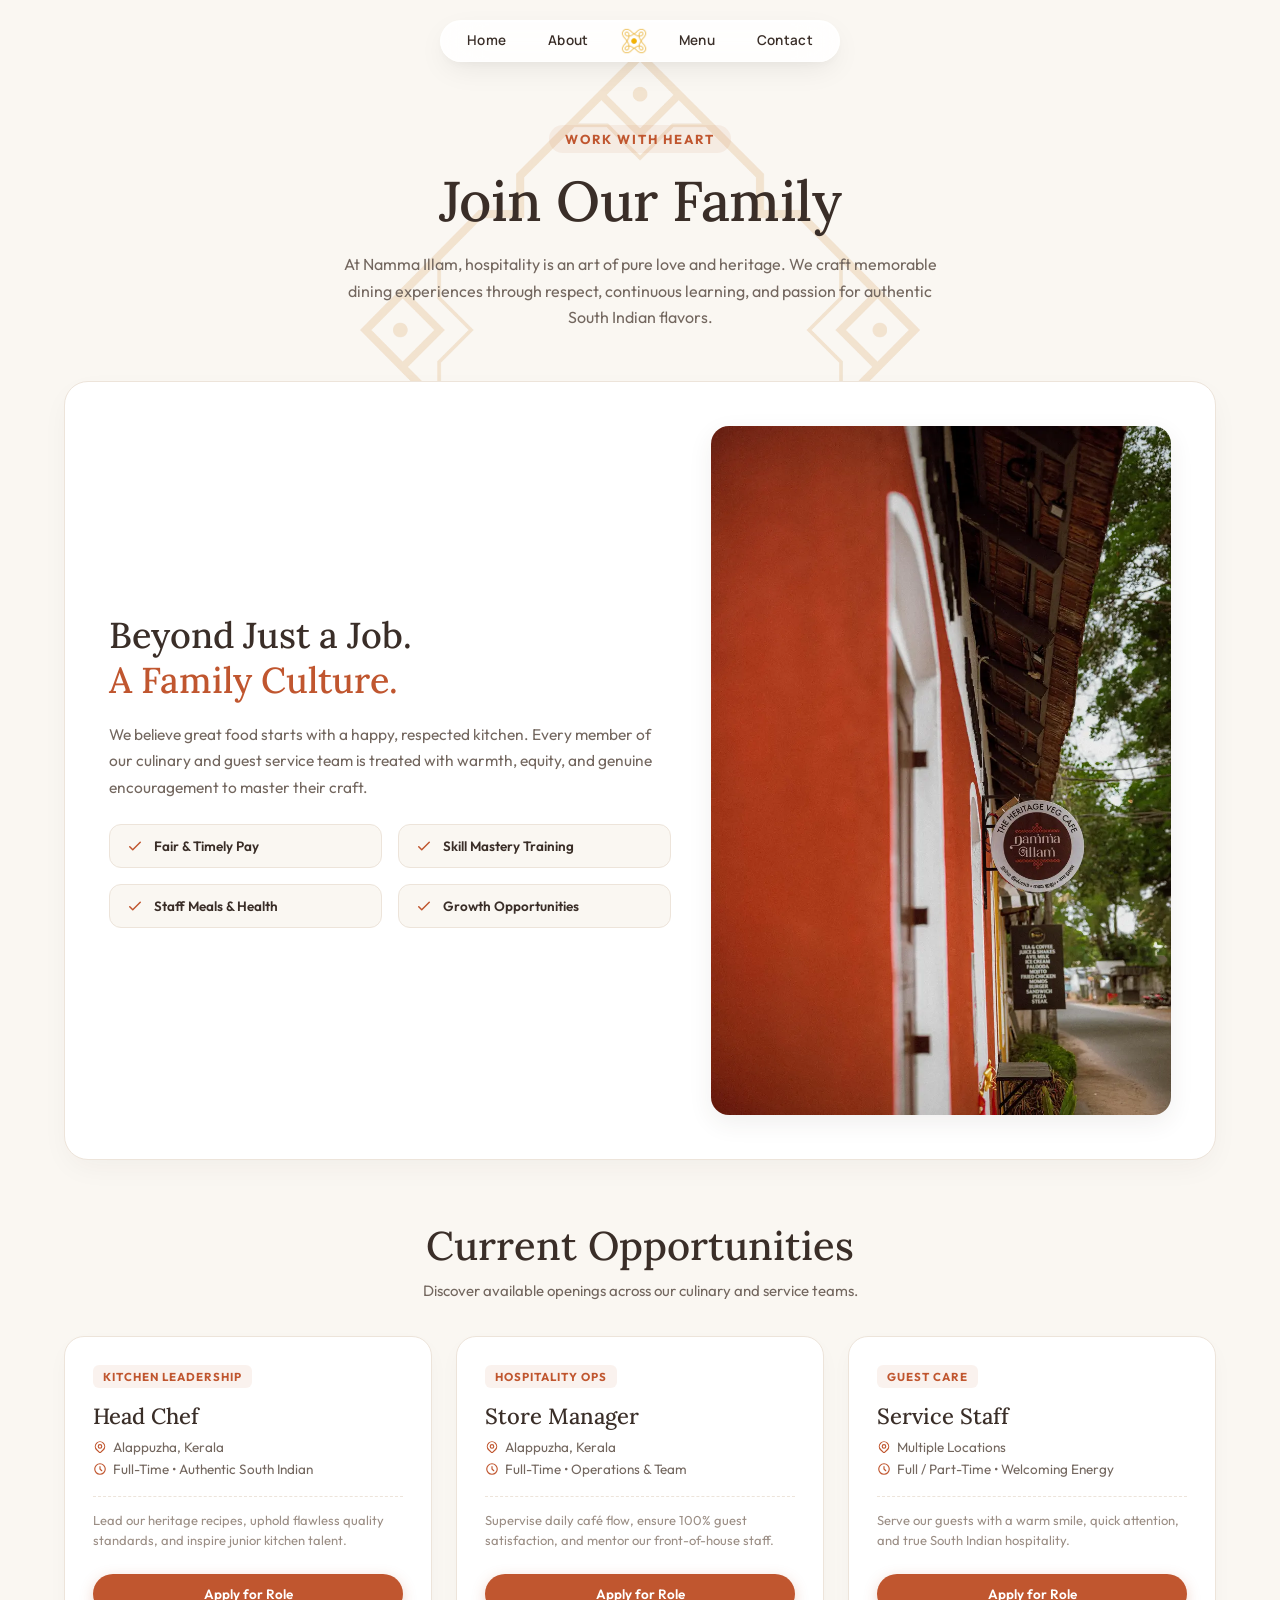
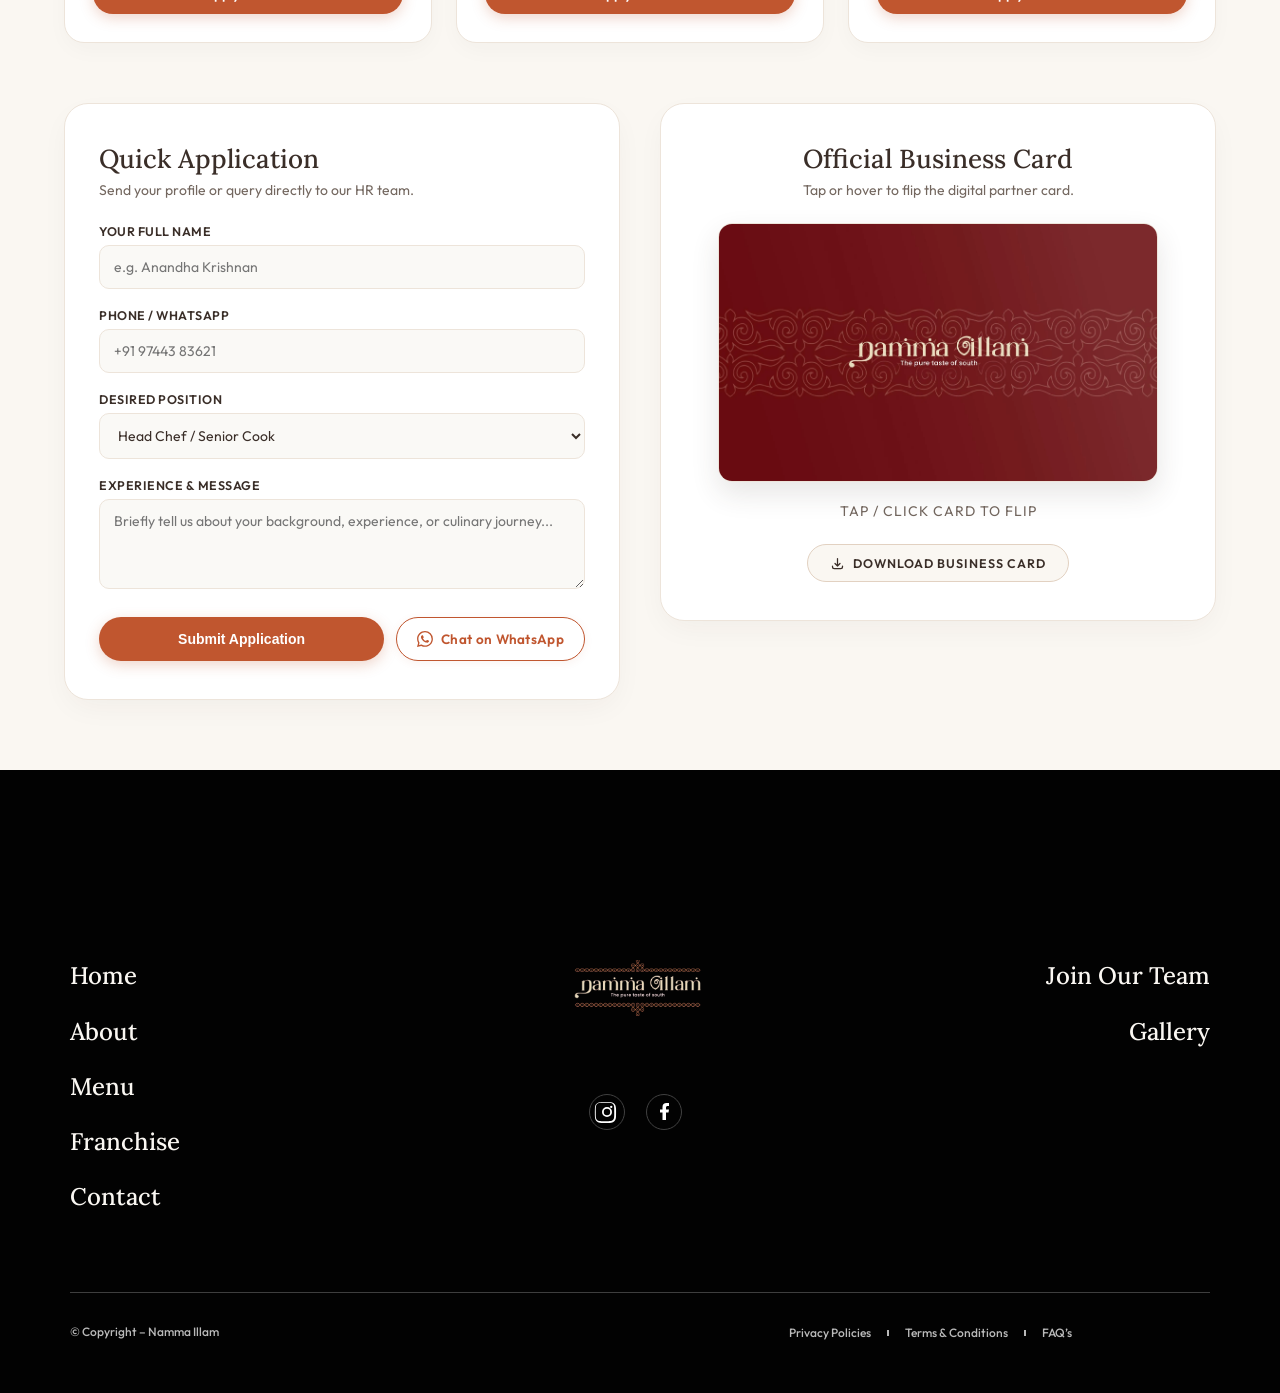
<file: careers.html>
<!DOCTYPE html>
<html lang="en-US" class="lenis">

<head>
  <meta http-equiv="Content-Type" content="text/html; charset=UTF-8">
  <meta name="viewport" content="width=device-width, initial-scale=1">
  <!-- Primary Meta Tags -->
  <title>Careers | Join the Namma Illam Hospitality Team</title>
  <meta name="title" content="Careers | Join the Namma Illam Hospitality Team">
  <meta name="description" content="Explore job openings at Namma Illam. Grow your career in hospitality, culinary arts, and restaurant management in a culture rooted in warmth and respect.">
  <link rel="canonical" href="https://nammaillam.in/careers.html">

  <!-- Open Graph / Facebook / WhatsApp -->
  <meta property="og:type" content="website">
  <meta property="og:site_name" content="Namma Illam">
  <meta property="og:url" content="https://nammaillam.in/careers.html">
  <meta property="og:title" content="Careers | Join the Namma Illam Hospitality Team">
  <meta property="og:description" content="Explore job openings at Namma Illam. Grow your career in hospitality, culinary arts, and restaurant management in a culture rooted in warmth and respect.">
  <meta property="og:image" content="https://nammaillam.in/assets/optimized/shop.webp">

  <!-- Twitter Card -->
  <meta name="twitter:card" content="summary_large_image">
  <meta name="twitter:url" content="https://nammaillam.in/careers.html">
  <meta name="twitter:title" content="Careers | Join the Namma Illam Hospitality Team">
  <meta name="twitter:description" content="Explore job openings at Namma Illam. Grow your career in hospitality, culinary arts, and restaurant management in a culture rooted in warmth and respect.">
  <meta name="twitter:image" content="https://nammaillam.in/assets/optimized/shop.webp">

  <!-- Mobile & PWA -->
  <link rel="manifest" href="manifest.json">
  <meta name="theme-color" content="#FAF7F2">
  <link rel="icon" type="image/webp" href="assets/optimized/logo.webp">
  <link rel="apple-touch-icon" href="assets/optimized/logo.webp">
  
  <!-- Fonts -->
  <link rel="preconnect" href="https://fonts.googleapis.com">
  <link rel="preconnect" href="https://fonts.gstatic.com" crossorigin>
  <link href="https://fonts.googleapis.com/css2?family=Lora:ital,wght@0,400;0,500;0,600;0,700;1,400&family=Manrope:wght@400;500;600;700&family=Outfit:wght@300;400;500;600;700;800;900&display=swap" rel="stylesheet">

  <link rel="stylesheet" id="hello-elementor-theme-style-css" href="assets/css/theme.css" media="all">
  <link rel="stylesheet" id="elementor-frontend-css" href="assets/css/frontend.min.css" media="all">
  <link rel="stylesheet" id="global-styles-css" href="assets/css/global.css" media="all">
  <link rel="stylesheet" href="assets/css/booking.css" media="all">

  <style>
    :root {
      --primary: #3A2E28;
      --terracotta: #C0562F;
      --terracotta-dark: #A4431F;
      --terracotta-light: rgba(192, 86, 47, 0.08);
      --cream-bg: #FAF7F2;
      --card-bg: #FFFFFF;
      --text-main: #3A2E28;
      --text-muted: #73675F;
      --text-light: #9B8E85;
      --border-soft: #EDE4DA;
      --border-accent: #E2D1C1;
      --font-serif: 'Lora', Georgia, serif;
      --font-sans: 'Outfit', -apple-system, BlinkMacSystemFont, 'Segoe UI', Roboto, sans-serif;
    }

    * { margin: 0; padding: 0; box-sizing: border-box; }

    html, body {
      background-color: var(--cream-bg);
      font-family: var(--font-sans);
      color: var(--text-main);
      overflow-x: hidden !important;
      max-width: 100% !important;
      width: 100% !important;
      -webkit-font-smoothing: antialiased;
      -moz-osx-font-smoothing: grayscale;
    }

    /* --- FLOATING PILL HEADER --- */
    header {
      position: fixed;
      top: 20px;
      left: 0;
      width: 100%;
      max-width: 100%;
      z-index: 1000;
      display: flex;
      justify-content: center;
      background: transparent !important;
      box-shadow: none !important;
      pointer-events: none;
      transition: transform 0.35s cubic-bezier(0.16, 1, 0.3, 1), opacity 0.3s ease, top 0.3s ease;
      box-sizing: border-box;
    }

    .header-inner {
      pointer-events: auto;
      margin: 0 auto;
      max-width: fit-content;
      display: inline-flex;
      align-items: center;
      justify-content: center;
      gap: 6px;
      padding: 5px 8px;
      background: rgba(255, 255, 255, 0.88);
      backdrop-filter: blur(20px) saturate(180%);
      -webkit-backdrop-filter: blur(20px) saturate(180%);
      border: 1px solid rgba(255, 255, 255, 0.8);
      border-radius: 9999px;
      box-shadow: 0 10px 30px -5px rgba(0, 0, 0, 0.08), 0 4px 12px -2px rgba(0, 0, 0, 0.04), inset 0 1px 1px rgba(255, 255, 255, 0.9);
      transition: all 0.3s cubic-bezier(0.16, 1, 0.3, 1);
      box-sizing: border-box;
    }

    .sticky-header .header-inner {
      background: rgba(250, 245, 239, 0.94);
      border-color: rgba(192, 86, 47, 0.2);
      box-shadow: 0 12px 35px -5px rgba(45, 25, 15, 0.12), 0 4px 12px -2px rgba(0, 0, 0, 0.06), inset 0 1px 1px rgba(255, 255, 255, 0.95);
    }

    .nav-link {
      text-decoration: none;
      color: #3A2E28;
      font-family: "Manrope", sans-serif;
      font-weight: 600;
      font-size: 13.5px;
      letter-spacing: 0.3px;
      padding: 8px 18px;
      border-radius: 9999px;
      transition: all 0.25s ease;
      white-space: nowrap;
      display: inline-flex;
      align-items: center;
      justify-content: center;
      line-height: 1;
      text-transform: capitalize;
      box-sizing: border-box;
    }

    .nav-link:hover {
      color: var(--terracotta) !important;
      background: rgba(192, 86, 47, 0.08);
    }

    .nav-link.active {
      background: var(--terracotta) !important;
      color: #FFFFFF !important;
      box-shadow: 0 2px 10px rgba(192, 86, 47, 0.35);
    }

    .nammaillam-logo {
      display: inline-flex;
      align-items: center;
      justify-content: center;
      padding: 0 6px;
    }

    .nammaillam-logo img {
      width: 30px;
      height: 30px;
      object-fit: contain;
      transition: transform 0.25s ease;
      display: block;
    }

    .nammaillam-logo a:hover img {
      transform: scale(1.08);
    }

    @media (max-width: 767px) {
      header {
        top: 10px !important;
        padding: 0 10px !important;
        width: 100% !important;
      }

      .header-inner {
        gap: 3px !important;
        padding: 4px 6px !important;
        max-width: calc(100vw - 20px) !important;
        overflow: hidden !important;
      }

      .nav-link {
        font-size: 11px !important;
        padding: 6px 11px !important;
        letter-spacing: 0.2px !important;
        min-height: unset !important;
        flex: 0 0 auto !important;
      }

      .nammaillam-logo {
        padding: 0 2px !important;
      }

      .nammaillam-logo img {
        width: 24px !important;
        height: 24px !important;
      }
    }

    /* --- CAREERS PAGE WRAPPER --- */
    .careers-page-wrapper {
      position: relative;
      background-color: var(--cream-bg);
      padding: 125px 24px 70px;
      max-width: 1200px;
      margin: 0 auto;
      overflow: hidden;
      min-height: 85vh;
    }

    /* Background Brand Symbol Watermark */
    .watermark-motif {
      position: absolute;
      top: 50px;
      left: 50%;
      transform: translateX(-50%);
      width: min(560px, 92vw);
      height: min(560px, 92vw);
      pointer-events: none;
      z-index: 0;
      opacity: 0.16;
      user-select: none;
      display: flex;
      align-items: center;
      justify-content: center;
    }

    .watermark-motif img {
      width: 100%;
      height: 100%;
      object-fit: contain;
      display: block;
    }

    /* Hero Section */
    .careers-hero {
      position: relative;
      z-index: 1;
      text-align: center;
      max-width: 820px;
      margin: 0 auto 50px;
    }

    .careers-tag {
      display: inline-flex;
      align-items: center;
      gap: 6px;
      font-size: 13px;
      letter-spacing: 2px;
      text-transform: uppercase;
      font-weight: 700;
      color: var(--terracotta);
      background: var(--terracotta-light);
      padding: 6px 16px;
      border-radius: 999px;
      margin-bottom: 16px;
    }

    .careers-hero-heading {
      font-family: var(--font-serif);
      font-size: clamp(34px, 5.2vw, 56px);
      line-height: 1.15;
      color: var(--primary);
      font-weight: 500;
      letter-spacing: -0.5px;
      margin-bottom: 18px;
    }

    .careers-hero-desc {
      font-size: 16px;
      line-height: 1.65;
      color: var(--text-muted);
      max-width: 620px;
      margin: 0 auto;
    }

    /* 2-Column Culture Showcase */
    .culture-card-wrap {
      position: relative;
      z-index: 1;
      display: grid;
      grid-template-columns: 1.1fr 0.9fr;
      gap: 40px;
      background: var(--card-bg);
      border-radius: 24px;
      border: 1px solid var(--border-soft);
      padding: 44px;
      box-shadow: 0 10px 30px -5px rgba(58, 46, 40, 0.05);
      margin-bottom: 60px;
      align-items: center;
    }

    .culture-text h2 {
      font-family: var(--font-serif);
      font-size: clamp(26px, 3.2vw, 36px);
      color: var(--primary);
      margin-bottom: 18px;
      line-height: 1.25;
    }

    .culture-text h2 span {
      color: var(--terracotta);
    }

    .culture-text p {
      font-size: 15.5px;
      line-height: 1.7;
      color: var(--text-muted);
      margin-bottom: 24px;
    }

    .culture-features {
      display: grid;
      grid-template-columns: repeat(2, 1fr);
      gap: 16px;
    }

    .feature-pill {
      display: flex;
      align-items: center;
      gap: 10px;
      background: var(--cream-bg);
      padding: 12px 16px;
      border-radius: 12px;
      border: 1px solid var(--border-soft);
      font-size: 13.5px;
      font-weight: 600;
      color: var(--primary);
    }

    .feature-pill svg {
      width: 18px;
      height: 18px;
      color: var(--terracotta);
      flex-shrink: 0;
    }

    .culture-image-box {
      border-radius: 18px;
      overflow: hidden;
      height: 100%;
      min-height: 320px;
      box-shadow: 0 8px 24px rgba(58, 46, 40, 0.08);
    }

    .culture-image-box img {
      width: 100%;
      height: 100%;
      object-fit: cover;
      display: block;
      transition: transform 0.6s ease;
    }

    .culture-image-box:hover img {
      transform: scale(1.04);
    }

    /* Section Subheading */
    .section-header-center {
      text-align: center;
      margin-bottom: 36px;
      position: relative;
      z-index: 1;
    }

    .section-header-center h2 {
      font-family: var(--font-serif);
      font-size: clamp(28px, 3.8vw, 40px);
      color: var(--primary);
      margin-bottom: 10px;
    }

    .section-header-center p {
      font-size: 15px;
      color: var(--text-muted);
    }

    /* Job Openings Grid */
    .job-cards-grid {
      position: relative;
      z-index: 1;
      display: grid;
      grid-template-columns: repeat(3, 1fr);
      gap: 24px;
      margin-bottom: 60px;
    }

    .job-card {
      background: var(--card-bg);
      border-radius: 20px;
      border: 1px solid var(--border-soft);
      padding: 28px;
      display: flex;
      flex-direction: column;
      justify-content: space-between;
      box-shadow: 0 8px 25px -4px rgba(58, 46, 40, 0.04);
      transition: all 0.3s ease;
    }

    .job-card:hover {
      transform: translateY(-4px);
      box-shadow: 0 16px 36px -6px rgba(58, 46, 40, 0.09);
      border-color: var(--border-accent);
    }

    .job-badge {
      display: inline-block;
      font-size: 11.5px;
      text-transform: uppercase;
      letter-spacing: 1px;
      font-weight: 700;
      color: var(--terracotta);
      background: var(--terracotta-light);
      padding: 4px 10px;
      border-radius: 6px;
      align-self: flex-start;
      margin-bottom: 14px;
    }

    .job-card h3 {
      font-family: var(--font-serif);
      font-size: 22px;
      color: var(--primary);
      margin-bottom: 8px;
    }

    .job-meta {
      font-size: 13.5px;
      color: var(--text-muted);
      margin-bottom: 18px;
      display: flex;
      flex-direction: column;
      gap: 4px;
    }

    .job-meta span {
      display: flex;
      align-items: center;
      gap: 6px;
    }

    .job-meta svg {
      width: 14px;
      height: 14px;
      color: var(--terracotta);
    }

    .job-perks {
      font-size: 13px;
      line-height: 1.5;
      color: var(--text-light);
      margin-bottom: 24px;
      border-top: 1px dashed var(--border-soft);
      padding-top: 14px;
    }

    .btn-apply-job {
      display: inline-flex;
      align-items: center;
      justify-content: center;
      gap: 8px;
      background: var(--terracotta);
      color: #FFFFFF !important;
      font-weight: 600;
      font-size: 13.5px;
      padding: 11px 20px;
      border-radius: 9999px;
      text-decoration: none;
      transition: all 0.25s ease;
      box-shadow: 0 4px 14px rgba(192, 86, 47, 0.25);
    }

    .btn-apply-job:hover {
      background: var(--terracotta-dark);
      transform: translateY(-1px);
      box-shadow: 0 6px 18px rgba(192, 86, 47, 0.35);
    }

    /* 2-Column Bottom Section: Application Form + Digital Business Card */
    .bottom-careers-grid {
      position: relative;
      z-index: 1;
      display: grid;
      grid-template-columns: 1fr 1fr;
      gap: 40px;
      align-items: start;
    }

    /* Application Form Card */
    .app-form-card {
      background: var(--card-bg);
      border-radius: 24px;
      border: 1px solid var(--border-soft);
      padding: 38px 34px;
      box-shadow: 0 10px 30px -5px rgba(58, 46, 40, 0.05);
    }

    .app-form-card h3 {
      font-family: var(--font-serif);
      font-size: 26px;
      color: var(--primary);
      margin-bottom: 6px;
    }

    .app-form-card p {
      font-size: 14px;
      color: var(--text-muted);
      margin-bottom: 24px;
    }

    .form-group {
      margin-bottom: 18px;
    }

    .form-group label {
      display: block;
      font-size: 12.5px;
      font-weight: 600;
      color: var(--primary);
      margin-bottom: 6px;
      text-transform: uppercase;
      letter-spacing: 0.5px;
    }

    .form-control {
      width: 100%;
      padding: 12px 14px;
      border-radius: 10px;
      border: 1px solid var(--border-soft);
      background: #FAF9F6;
      font-family: var(--font-sans);
      font-size: 14px;
      color: var(--primary);
      transition: all 0.2s ease;
      outline: none;
    }

    .form-control:focus {
      background: #FFFFFF;
      border-color: var(--terracotta);
      box-shadow: 0 0 0 3px rgba(192, 86, 47, 0.12);
    }

    select.form-control {
      cursor: pointer;
    }

    textarea.form-control {
      resize: vertical;
      min-height: 90px;
    }

    .form-actions-row {
      display: flex;
      flex-wrap: wrap;
      gap: 12px;
      margin-top: 24px;
    }

    .submit-app-btn {
      flex: 1;
      min-width: 160px;
      background: var(--terracotta);
      color: #FFFFFF;
      border: none;
      padding: 13px 24px;
      border-radius: 9999px;
      font-weight: 600;
      font-size: 14px;
      cursor: pointer;
      transition: all 0.25s ease;
      box-shadow: 0 4px 14px rgba(192, 86, 47, 0.25);
      text-align: center;
    }

    .submit-app-btn:hover {
      background: var(--terracotta-dark);
      transform: translateY(-1px);
    }

    .whatsapp-quick-btn {
      display: inline-flex;
      align-items: center;
      justify-content: center;
      gap: 8px;
      background: #FFFFFF;
      color: var(--terracotta) !important;
      border: 1.5px solid var(--terracotta);
      text-decoration: none;
      font-size: 13.5px;
      font-weight: 600;
      letter-spacing: 0.3px;
      padding: 12px 20px;
      border-radius: 9999px;
      transition: all 0.25s ease;
      box-shadow: 0 2px 8px rgba(192, 86, 47, 0.08);
      white-space: nowrap;
    }

    .whatsapp-quick-btn:hover {
      background: var(--terracotta-light);
      border-color: var(--terracotta-dark);
      color: var(--terracotta-dark) !important;
      transform: translateY(-1px);
    }

    .whatsapp-quick-btn svg {
      width: 16px;
      height: 16px;
      fill: currentColor;
      flex-shrink: 0;
    }

    /* Business Card Showcase Column */
    .biz-card-box {
      background: var(--card-bg);
      border-radius: 24px;
      border: 1px solid var(--border-soft);
      padding: 38px 34px;
      box-shadow: 0 10px 30px -5px rgba(58, 46, 40, 0.05);
      text-align: center;
      display: flex;
      flex-direction: column;
      align-items: center;
    }

    .biz-card-box h3 {
      font-family: var(--font-serif);
      font-size: 26px;
      color: var(--primary);
      margin-bottom: 6px;
    }

    .biz-card-box p {
      font-size: 14px;
      color: var(--text-muted);
      margin-bottom: 24px;
    }

    .flip-card-wrap {
      width: 100%;
      max-width: 440px;
      margin-bottom: 20px;
    }

    .flip-card {
      width: 100%;
      aspect-ratio: 1.7 / 1;
      perspective: 1200px;
      cursor: pointer;
      outline: none;
    }

    .flip-card-inner {
      position: relative;
      width: 100%;
      height: 100%;
      transform-style: preserve-3d;
      transition: transform 0.7s cubic-bezier(0.4, 0, 0.2, 1);
    }

    .flip-card:hover .flip-card-inner,
    .flip-card.is-flipped .flip-card-inner {
      transform: rotateY(180deg);
    }

    .flip-face {
      position: absolute;
      inset: 0;
      backface-visibility: hidden;
      -webkit-backface-visibility: hidden;
      border-radius: 14px;
      overflow: hidden;
      border: 1px solid var(--border-soft);
      box-shadow: 0 12px 28px rgba(58, 46, 40, 0.12);
      background: #FAF7F2;
    }

    .flip-face img {
      width: 100%;
      height: 100%;
      object-fit: cover;
      display: block;
    }

    .flip-back {
      transform: rotateY(180deg);
    }

    .flip-hint {
      font-size: 12.5px;
      letter-spacing: 1px;
      text-transform: uppercase;
      color: var(--text-light);
      margin-bottom: 20px;
    }

    .download-biz-btn {
      display: inline-flex;
      align-items: center;
      gap: 8px;
      background: #FAF7F2;
      border: 1.5px solid var(--border-accent);
      color: var(--primary);
      padding: 10px 22px;
      border-radius: 9999px;
      font-weight: 600;
      font-size: 12.5px;
      text-transform: uppercase;
      letter-spacing: 1px;
      text-decoration: none;
      transition: all 0.25s ease;
    }

    .download-biz-btn:hover {
      background: var(--terracotta);
      border-color: var(--terracotta);
      color: #FFFFFF;
    }

    .download-biz-btn svg {
      width: 15px;
      height: 15px;
      color: currentColor;
    }

    /* Responsive Adjustments */
    @media (max-width: 980px) {
      .culture-card-wrap {
        grid-template-columns: 1fr;
      }
      .job-cards-grid {
        grid-template-columns: 1fr;
      }
      .bottom-careers-grid {
        grid-template-columns: 1fr;
      }
    }

    @media (max-width: 767px) {
      .careers-page-wrapper {
        padding: 95px 16px 50px;
      }
      .culture-card-wrap {
        padding: 26px 20px;
      }
      .culture-features {
        grid-template-columns: 1fr;
      }
      .app-form-card, .biz-card-box {
        padding: 28px 18px;
      }
      .form-actions-row {
        flex-direction: column;
      }
      .submit-app-btn, .whatsapp-quick-btn {
        width: 100%;
        text-align: center;
        justify-content: center;
      }
    }
  </style>

  <!-- Universal Brand Preloader Style -->
  <style id="nammaillam-preloader-style">
    body.loading {
      overflow: hidden !important;
    }

    #pageLoader {
      position: fixed;
      top: 0;
      left: 0;
      width: 100vw;
      height: 100vh;
      background-color: #FAF7F2;
      z-index: 9999999;
      display: flex;
      flex-direction: column;
      align-items: center;
      justify-content: center;
      transition: opacity 0.5s cubic-bezier(0.4, 0, 0.2, 1), visibility 0.5s ease;
      will-change: opacity, visibility;
    }

    #pageLoader.fade-out {
      opacity: 0;
      visibility: hidden;
      pointer-events: none;
    }

    .kolam-loader-container {
      display: flex;
      flex-direction: column;
      align-items: center;
      justify-content: center;
      text-align: center;
      padding: 20px;
    }

    .kolam-art-wrapper {
      position: relative;
      width: 130px;
      height: 130px;
      display: flex;
      align-items: center;
      justify-content: center;
      margin-bottom: 24px;
    }

    .kolam-svg-rotating {
      position: absolute;
      top: 0;
      left: 0;
      width: 100%;
      height: 100%;
      animation: kolamSlowSpin 24s linear infinite;
      transform-origin: center;
    }

    .kolam-svg-static {
      position: absolute;
      top: 0;
      left: 0;
      width: 100%;
      height: 100%;
    }

    .kolam-stroke {
      stroke: #C0562F;
      stroke-width: 1.8;
      stroke-linecap: round;
      stroke-linejoin: round;
      fill: none;
      stroke-dasharray: 280;
      stroke-dashoffset: 280;
      animation: kolamDrawLine 2.2s cubic-bezier(0.4, 0, 0.2, 1) forwards;
    }

    .kolam-stroke-gold {
      stroke: #D49A3D;
      stroke-width: 1.4;
      stroke-linecap: round;
      stroke-linejoin: round;
      fill: none;
      stroke-dasharray: 200;
      stroke-dashoffset: 200;
      animation: kolamDrawLine 2.6s cubic-bezier(0.4, 0, 0.2, 1) 0.2s forwards;
    }

    .kolam-dots {
      fill: #C0562F;
      opacity: 0;
      animation: kolamDotsFade 1.6s ease 0.6s forwards, kolamDotsPulse 2.4s ease-in-out 2.2s infinite;
    }

    .kolam-dots-gold {
      fill: #D49A3D;
      opacity: 0;
      animation: kolamDotsFade 1.8s ease 0.8s forwards, kolamDotsPulse 2.4s ease-in-out 2.4s infinite;
    }

    .kolam-ring {
      fill: none;
      stroke: rgba(192, 86, 47, 0.22);
      stroke-width: 1;
      stroke-dasharray: 4 4;
      animation: kolamRingPulse 3s ease-in-out infinite;
    }

    .kolam-center-logo {
      width: 44px;
      height: 44px;
      object-fit: contain;
      z-index: 2;
      filter: drop-shadow(0 2px 10px rgba(192, 86, 47, 0.25));
      animation: kolamLogoBreathe 2.6s ease-in-out infinite;
    }

    .kolam-brand-title {
      font-family: 'Lora', Georgia, serif;
      font-size: 21px;
      font-weight: 600;
      letter-spacing: 4px;
      color: #3A2E28;
      margin: 0 0 6px 0;
      text-transform: uppercase;
      opacity: 0;
      transform: translateY(6px);
      animation: kolamTextRise 0.8s ease 0.4s forwards;
    }

    .kolam-subtitle {
      font-family: 'Outfit', sans-serif;
      font-size: 13px;
      letter-spacing: 2px;
      color: #C0562F;
      font-weight: 500;
      margin: 0;
      opacity: 0;
      transform: translateY(6px);
      animation: kolamTextRise 0.8s ease 0.7s forwards;
    }

    @keyframes kolamDrawLine { to { stroke-dashoffset: 0; } }
    @keyframes kolamSlowSpin { from { transform: rotate(0deg); } to { transform: rotate(360deg); } }
    @keyframes kolamDotsFade { to { opacity: 0.95; } }
    @keyframes kolamDotsPulse {
      0%, 100% { opacity: 0.95; transform: scale(1); }
      50% { opacity: 0.45; transform: scale(0.85); }
    }
    @keyframes kolamRingPulse {
      0%, 100% { opacity: 0.25; transform: scale(1); }
      50% { opacity: 0.55; transform: scale(1.03); }
    }
    @keyframes kolamLogoBreathe {
      0%, 100% { transform: scale(0.96); }
      50% { transform: scale(1.05); }
    }
    @keyframes kolamTextRise { to { opacity: 1; transform: translateY(0); } }
  </style>

  <link rel="stylesheet" id="widget-image-css" href="assets/css/widget-image.min.css" media="all">
  <link rel="stylesheet" id="widget-nav-menu-css" href="assets/css/widget-nav-menu.min.css" media="all">
  <link rel="stylesheet" id="widget-icon-list-css" href="assets/css/widget-icon-list.min.css" media="all">
  <link rel="stylesheet" id="elementor-post-1468-css" href="assets/css/post-1468.css" media="all">
</head>

<body>
  <!-- Universal Heritage Preloader -->
  <div id="pageLoader" aria-label="Loading Namma Illam" role="status">
    <div class="kolam-loader-container">
      <div class="kolam-art-wrapper">
        <svg class="kolam-svg-rotating" viewBox="0 0 160 160">
          <circle class="kolam-ring" cx="80" cy="80" r="72" />
          <circle class="kolam-ring" cx="80" cy="80" r="55" />
          <g transform="translate(80, 80)">
            <path class="kolam-stroke-gold" d="M 0 -55 C -12 -65 -10 -75 0 -77 C 10 -75 12 -65 0 -55 Z" />
            <path class="kolam-stroke-gold" d="M 0 -55 C -12 -65 -10 -75 0 -77 C 10 -75 12 -65 0 -55 Z" transform="rotate(45)" />
            <path class="kolam-stroke-gold" d="M 0 -55 C -12 -65 -10 -75 0 -77 C 10 -75 12 -65 0 -55 Z" transform="rotate(90)" />
            <path class="kolam-stroke-gold" d="M 0 -55 C -12 -65 -10 -75 0 -77 C 10 -75 12 -65 0 -55 Z" transform="rotate(135)" />
            <path class="kolam-stroke-gold" d="M 0 -55 C -12 -65 -10 -75 0 -77 C 10 -75 12 -65 0 -55 Z" transform="rotate(180)" />
            <path class="kolam-stroke-gold" d="M 0 -55 C -12 -65 -10 -75 0 -77 C 10 -75 12 -65 0 -55 Z" transform="rotate(225)" />
            <path class="kolam-stroke-gold" d="M 0 -55 C -12 -65 -10 -75 0 -77 C 10 -75 12 -65 0 -55 Z" transform="rotate(270)" />
            <path class="kolam-stroke-gold" d="M 0 -55 C -12 -65 -10 -75 0 -77 C 10 -75 12 -65 0 -55 Z" transform="rotate(315)" />
          </g>
          <circle class="kolam-dots-gold" cx="80" cy="9" r="2.2" />
          <circle class="kolam-dots-gold" cx="130" cy="30" r="2.2" />
          <circle class="kolam-dots-gold" cx="151" cy="80" r="2.2" />
          <circle class="kolam-dots-gold" cx="130" cy="130" r="2.2" />
          <circle class="kolam-dots-gold" cx="80" cy="151" r="2.2" />
          <circle class="kolam-dots-gold" cx="30" cy="130" r="2.2" />
          <circle class="kolam-dots-gold" cx="9" cy="80" r="2.2" />
          <circle class="kolam-dots-gold" cx="30" cy="30" r="2.2" />
        </svg>

        <svg class="kolam-svg-static" viewBox="0 0 160 160">
          <g transform="translate(80, 80)">
            <path class="kolam-stroke" d="M 0 -36 C -18 -36 -28 -18 -20 0 C -28 18 -18 36 0 36 C 18 36 28 18 20 0 C 28 -18 18 -36 0 -36 Z" />
            <path class="kolam-stroke" d="M 0 -36 C -18 -36 -28 -18 -20 0 C -28 18 -18 36 0 36 C 18 36 28 18 20 0 C 28 -18 18 -36 0 -36 Z" transform="rotate(45)" />
            <circle class="kolam-stroke" cx="0" cy="0" r="30" stroke-dasharray="190" />
          </g>
          <circle class="kolam-dots" cx="80" cy="39" r="2.8" />
          <circle class="kolam-dots" cx="109" cy="51" r="2.5" />
          <circle class="kolam-dots" cx="121" cy="80" r="2.8" />
          <circle class="kolam-dots" cx="109" cy="109" r="2.5" />
          <circle class="kolam-dots" cx="80" cy="121" r="2.8" />
          <circle class="kolam-dots" cx="51" cy="109" r="2.5" />
          <circle class="kolam-dots" cx="39" cy="80" r="2.8" />
          <circle class="kolam-dots" cx="51" cy="51" r="2.5" />
        </svg>

        <img class="kolam-center-logo" src="assets/optimized/logo-icon-transparent.webp" alt="Namma Illam Diya">
      </div>

      <h3 class="kolam-brand-title">NAMMA ILLAM</h3>
      <p class="kolam-subtitle">Welcome to Namma Illam...</p>
    </div>
  </div>

  <!-- Unified Dynamic Island Header -->
  <header id="siteHeader">
    <div class="header-inner">
      <a href="index.html" class="nav-link">Home</a>
      <a href="about.html" class="nav-link">About</a>
      <div class="nammaillam-logo">
        <a href="index.html" aria-label="Namma Illam Home">
          <img width="30" height="30" src="assets/optimized/logo-icon-transparent.webp" alt="Namma Illam Logo">
        </a>
      </div>
      <a href="menu.html" class="nav-link">Menu</a>
      <a href="contact.html" class="nav-link">Contact</a>
    </div>
  </header>

  <!-- Main Careers Wrapper -->
  <main class="careers-page-wrapper">
    <!-- Centered Brand Watermark Motif -->
    <div class="watermark-motif" aria-hidden="true">
      <img src="assets/optimized/namma-illam-symbol.webp" alt="" width="560" height="560" loading="eager" decoding="async">
    </div>

    <!-- Hero Header -->
    <section class="careers-hero">
      <span class="careers-tag">Work With Heart</span>
      <h1 class="careers-hero-heading">Join Our Family</h1>
      <p class="careers-hero-desc">At Namma Illam, hospitality is an art of pure love and heritage. We craft memorable dining experiences through respect, continuous learning, and passion for authentic South Indian flavors.</p>
    </section>

    <!-- Culture Showcase Card -->
    <section class="culture-card-wrap">
      <div class="culture-text">
        <h2>Beyond Just a Job. <br><span>A Family Culture.</span></h2>
        <p>We believe great food starts with a happy, respected kitchen. Every member of our culinary and guest service team is treated with warmth, equity, and genuine encouragement to master their craft.</p>
        <div class="culture-features">
          <div class="feature-pill">
            <svg xmlns="http://www.w3.org/2000/svg" fill="none" viewBox="0 0 24 24" stroke="currentColor"><path stroke-linecap="round" stroke-linejoin="round" stroke-width="2" d="M5 13l4 4L19 7" /></svg>
            <span>Fair &amp; Timely Pay</span>
          </div>
          <div class="feature-pill">
            <svg xmlns="http://www.w3.org/2000/svg" fill="none" viewBox="0 0 24 24" stroke="currentColor"><path stroke-linecap="round" stroke-linejoin="round" stroke-width="2" d="M5 13l4 4L19 7" /></svg>
            <span>Skill Mastery Training</span>
          </div>
          <div class="feature-pill">
            <svg xmlns="http://www.w3.org/2000/svg" fill="none" viewBox="0 0 24 24" stroke="currentColor"><path stroke-linecap="round" stroke-linejoin="round" stroke-width="2" d="M5 13l4 4L19 7" /></svg>
            <span>Staff Meals &amp; Health</span>
          </div>
          <div class="feature-pill">
            <svg xmlns="http://www.w3.org/2000/svg" fill="none" viewBox="0 0 24 24" stroke="currentColor"><path stroke-linecap="round" stroke-linejoin="round" stroke-width="2" d="M5 13l4 4L19 7" /></svg>
            <span>Growth Opportunities</span>
          </div>
        </div>
      </div>
      <div class="culture-image-box">
        <img width="500" height="350" src="assets/optimized/shop.webp" alt="Namma Illam Team Culture" loading="lazy" decoding="async">
      </div>
    </section>

    <!-- Open Positions Section -->
    <div class="section-header-center">
      <h2>Current Opportunities</h2>
      <p>Discover available openings across our culinary and service teams.</p>
    </div>

    <section class="job-cards-grid">
      <!-- Job 1 -->
      <article class="job-card">
        <div>
          <span class="job-badge">Kitchen Leadership</span>
          <h3>Head Chef</h3>
          <div class="job-meta">
            <span><svg xmlns="http://www.w3.org/2000/svg" fill="none" viewBox="0 0 24 24" stroke="currentColor"><path stroke-linecap="round" stroke-linejoin="round" stroke-width="2" d="M17.657 16.657L13.414 20.9a1.998 1.998 0 01-2.827 0l-4.244-4.243a8 8 0 1111.314 0z" /><path stroke-linecap="round" stroke-linejoin="round" stroke-width="2" d="M15 11a3 3 0 11-6 0 3 3 0 016 0z" /></svg> Alappuzha, Kerala</span>
            <span><svg xmlns="http://www.w3.org/2000/svg" fill="none" viewBox="0 0 24 24" stroke="currentColor"><path stroke-linecap="round" stroke-linejoin="round" stroke-width="2" d="M12 8v4l3 3m6-3a9 9 0 11-18 0 9 9 0 0118 0z" /></svg> Full-Time • Authentic South Indian</span>
          </div>
          <p class="job-perks">Lead our heritage recipes, uphold flawless quality standards, and inspire junior kitchen talent.</p>
        </div>
        <a href="#applyForm" class="btn-apply-job">Apply for Role</a>
      </article>

      <!-- Job 2 -->
      <article class="job-card">
        <div>
          <span class="job-badge">Hospitality Ops</span>
          <h3>Store Manager</h3>
          <div class="job-meta">
            <span><svg xmlns="http://www.w3.org/2000/svg" fill="none" viewBox="0 0 24 24" stroke="currentColor"><path stroke-linecap="round" stroke-linejoin="round" stroke-width="2" d="M17.657 16.657L13.414 20.9a1.998 1.998 0 01-2.827 0l-4.244-4.243a8 8 0 1111.314 0z" /><path stroke-linecap="round" stroke-linejoin="round" stroke-width="2" d="M15 11a3 3 0 11-6 0 3 3 0 016 0z" /></svg> Alappuzha, Kerala</span>
            <span><svg xmlns="http://www.w3.org/2000/svg" fill="none" viewBox="0 0 24 24" stroke="currentColor"><path stroke-linecap="round" stroke-linejoin="round" stroke-width="2" d="M12 8v4l3 3m6-3a9 9 0 11-18 0 9 9 0 0118 0z" /></svg> Full-Time • Operations &amp; Team</span>
          </div>
          <p class="job-perks">Supervise daily café flow, ensure 100% guest satisfaction, and mentor our front-of-house staff.</p>
        </div>
        <a href="#applyForm" class="btn-apply-job">Apply for Role</a>
      </article>

      <!-- Job 3 -->
      <article class="job-card">
        <div>
          <span class="job-badge">Guest Care</span>
          <h3>Service Staff</h3>
          <div class="job-meta">
            <span><svg xmlns="http://www.w3.org/2000/svg" fill="none" viewBox="0 0 24 24" stroke="currentColor"><path stroke-linecap="round" stroke-linejoin="round" stroke-width="2" d="M17.657 16.657L13.414 20.9a1.998 1.998 0 01-2.827 0l-4.244-4.243a8 8 0 1111.314 0z" /><path stroke-linecap="round" stroke-linejoin="round" stroke-width="2" d="M15 11a3 3 0 11-6 0 3 3 0 016 0z" /></svg> Multiple Locations</span>
            <span><svg xmlns="http://www.w3.org/2000/svg" fill="none" viewBox="0 0 24 24" stroke="currentColor"><path stroke-linecap="round" stroke-linejoin="round" stroke-width="2" d="M12 8v4l3 3m6-3a9 9 0 11-18 0 9 9 0 0118 0z" /></svg> Full / Part-Time • Welcoming Energy</span>
          </div>
          <p class="job-perks">Serve our guests with a warm smile, quick attention, and true South Indian hospitality.</p>
        </div>
        <a href="#applyForm" class="btn-apply-job">Apply for Role</a>
      </article>
    </section>

    <!-- Bottom 2-Column: Quick Application + Digital Card -->
    <div class="bottom-careers-grid" id="applyForm">
      <!-- Quick Application Form -->
      <section class="app-form-card">
        <h3>Quick Application</h3>
        <p>Send your profile or query directly to our HR team.</p>
        <form onsubmit="event.preventDefault(); alert('Thank you! Your application has been received. Our team will contact you shortly.');">
          <div class="form-group">
            <label for="fullName">Your Full Name</label>
            <input type="text" id="fullName" class="form-control" placeholder="e.g. Anandha Krishnan" required>
          </div>
          <div class="form-group">
            <label for="phoneNumber">Phone / WhatsApp</label>
            <input type="tel" id="phoneNumber" class="form-control" placeholder="+91 97443 83621" required>
          </div>
          <div class="form-group">
            <label for="roleApplied">Desired Position</label>
            <select id="roleApplied" class="form-control">
              <option value="head-chef">Head Chef / Senior Cook</option>
              <option value="store-manager">Store Manager</option>
              <option value="service-staff">Service Staff / Host</option>
              <option value="kitchen-helper">Kitchen Assistant / Barista</option>
              <option value="other">Other Inquiry</option>
            </select>
          </div>
          <div class="form-group">
            <label for="experienceNote">Experience &amp; Message</label>
            <textarea id="experienceNote" class="form-control" placeholder="Briefly tell us about your background, experience, or culinary journey..."></textarea>
          </div>
          <div class="form-actions-row">
            <button type="submit" class="submit-app-btn">Submit Application</button>
            <a href="https://wa.me/919744383621?text=Hello%20Namma%20Illam,%20I%20am%20interested%20in%20joining%20your%20team." target="_blank" rel="noopener" class="whatsapp-quick-btn">
              <svg xmlns="http://www.w3.org/2000/svg" viewBox="0 0 16 16"><path d="M13.601 2.326A7.85 7.85 0 0 0 7.994 0C3.627 0 .068 3.558.064 7.926c0 1.399.366 2.76 1.057 3.965L0 16l4.204-1.102a7.9 7.9 0 0 0 3.79.965h.004c4.368 0 7.926-3.558 7.93-7.93A7.9 7.9 0 0 0 13.6 2.326zM7.994 14.521a6.6 6.6 0 0 1-3.356-.92l-.24-.144-2.494.654.666-2.433-.156-.251a6.56 6.56 0 0 1-1.007-3.505c0-3.626 2.957-6.584 6.591-6.584a6.56 6.56 0 0 1 4.66 1.931 6.56 6.56 0 0 1 1.928 4.66c-.004 3.639-2.961 6.592-6.592 6.592m3.615-4.934c-.197-.099-1.17-.578-1.353-.646-.182-.065-.315-.099-.445.099-.133.197-.513.646-.627.775-.114.133-.232.148-.43.05-.197-.1-.836-.308-1.592-.985-.59-.525-.985-1.175-1.103-1.372-.114-.198-.011-.304.088-.403.087-.088.197-.232.296-.346.1-.114.133-.198.198-.33.065-.134.034-.248-.015-.347-.05-.099-.445-1.076-.612-1.47-.16-.389-.323-.335-.445-.34-.114-.007-.247-.007-.38-.007a.73.73 0 0 0-.529.247c-.182.198-.691.677-.691 1.654s.707 1.916.804 2.05c.098.133 1.392 2.122 3.372 2.977.47.203.838.324 1.125.416.474.152.905.13 1.246.08.38-.058 1.17-.478 1.336-.942.164-.464.164-.862.114-.942-.049-.079-.182-.133-.38-.23z"/></svg>
              <span>Chat on WhatsApp</span>
            </a>
          </div>
        </form>
      </section>

      <!-- Digital Business Card -->
      <section class="biz-card-box">
        <h3>Official Business Card</h3>
        <p>Tap or hover to flip the digital partner card.</p>

        <div class="flip-card-wrap">
          <div class="flip-card" id="business-card" tabindex="0" role="button" aria-label="Flip business card">
            <div class="flip-card-inner">
              <div class="flip-face flip-front">
                <img src="assets/optimized/bussiness card front.webp" alt="Namma Illam Business Card Front" width="440" height="260" loading="lazy">
              </div>
              <div class="flip-face flip-back">
                <img src="assets/optimized/bussiness card back.webp" alt="Namma Illam Business Card Back" width="440" height="260" loading="lazy">
              </div>
            </div>
          </div>
        </div>

        <p class="flip-hint">Tap / Click card to flip</p>
        <a class="download-biz-btn" href="assets/images/namma-illam-business-card.zip" download="namma-illam-business-card.zip">
          <svg xmlns="http://www.w3.org/2000/svg" fill="none" viewBox="0 0 24 24" stroke="currentColor"><path stroke-linecap="round" stroke-linejoin="round" stroke-width="2" d="M4 16v1a3 3 0 003 3h10a3 3 0 003-3v-1m-4-4l-4 4m0 0l-4-4m4 4V4" /></svg>
          Download Business Card
        </a>
      </section>
    </div>
  </main>

  <!-- Unified Heritage Footer -->
  <footer data-elementor-type="footer" data-elementor-id="1468" class="elementor elementor-1468 elementor-location-footer" data-elementor-post-type="elementor_library" style="background-color:#020202; width:100%; font-size:12px; line-height:1.1; margin:0; padding:0;">
    <div class="elementor-element elementor-element-f8abbf3 e-flex e-con-boxed e-con e-parent e-lazyloaded" data-id="f8abbf3" data-element_type="container" data-settings="{&quot;background_background&quot;:&quot;classic&quot;}">
      <div class="e-con-inner" style="margin: 0 auto; max-width: 1140px;">
        <div class="elementor-element elementor-element-d635aa4 e-con-full e-grid e-con e-child" data-id="d635aa4" data-element_type="container">
          <div class="elementor-element elementor-element-858ce51 e-con-full e-flex e-con e-child" data-id="858ce51" data-element_type="container">
            <div class="elementor-element elementor-element-db824ce elementor-nav-menu--dropdown-none elementor-widget elementor-widget-nav-menu" data-id="db824ce" data-element_type="widget">
              <nav aria-label="Menu" class="elementor-nav-menu--main elementor-nav-menu__container elementor-nav-menu--layout-vertical e--pointer-none">
                <ul id="menu-1-db824ce" class="elementor-nav-menu sm-vertical">
                  <li class="menu-item"><a href="index.html" class="elementor-item">Home</a></li>
                  <li class="menu-item"><a href="about.html" class="elementor-item">About</a></li>
                  <li class="menu-item"><a href="menu.html" class="elementor-item">Menu</a></li>
                  <li class="menu-item"><a href="franchise.html" class="elementor-item">Franchise</a></li>
                  <li class="menu-item"><a href="contact.html" class="elementor-item">Contact</a></li>
                </ul>
              </nav>
            </div>
          </div>
          <div class="elementor-element elementor-element-839b21a e-con-full e-flex e-con e-child" data-id="839b21a" data-element_type="container">
            <div class="elementor-element elementor-element-bac44e5 elementor-widget elementor-widget-image" data-id="bac44e5" data-element_type="widget" data-widget_type="image.default">
              <a href="index.html">
                <img width="70" height="70" src="assets/optimized/footer-logo.webp" class="attachment-large size-large wp-image-1785" alt="Namma Illam Logo" loading="lazy" decoding="async" style="display: block; margin: 0 auto; width: 210px; max-width: 85%; height:auto;">
              </a>
            </div>
            <div class="elementor-element elementor-element-4f67fee elementor-icon-list--layout-inline elementor-align-center elementor-widget elementor-widget-icon-list" data-id="4f67fee" data-element_type="widget">
              <ul class="elementor-icon-list-items elementor-inline-items">
                <li class="elementor-icon-list-item elementor-inline-item">
                  <a href="https://www.instagram.com/thenammaillamcafe?igsh=a2EyOXVldjY2aTB6" target="_blank" aria-label="Instagram">
                    <span class="elementor-icon-list-icon">
                      <svg xmlns="http://www.w3.org/2000/svg" width="36" height="36" viewBox="0 0 36 36" fill="none"><rect x="0.5" y="0.5" width="35" height="35" rx="17.5" stroke="#414141"></rect><path d="M18 13a5 5 0 1 0 0 10 5 5 0 0 0 0-10zm0 8.2a3.2 3.2 0 1 1 0-6.4 3.2 3.2 0 0 1 0 6.4zm5.4-8.4a1.17 1.17 0 1 1-2.34 0 1.17 1.17 0 0 1 2.34 0zm3.56 1.48c-.08-1.7-.47-3.2-1.72-4.44-1.25-1.25-2.74-1.64-4.44-1.72-1.75-.1-7-.1-8.75 0-1.7.08-3.2.47-4.44 1.72C6.4 10.89 6.01 12.38 5.93 14.08c-.1 1.75-.1 7 0 8.75.08 1.7.47 3.2 1.72 4.44 1.25 1.25 2.74 1.64 4.44 1.72 1.75.1 7 .1 8.75 0 1.7-.08 3.2-.47 4.44-1.72 1.25-1.25 1.64-2.74 1.72-4.44.1-1.75.1-7 0-8.75zm-2.18 10.45c-.37.93-1.08 1.64-2.01 2.01-1.4.56-4.71.43-6.77.43s-5.38.13-6.77-.43c-.93-.37-1.64-1.08-2.01-2.01-.56-1.4-.43-4.71-.43-6.77s-.13-5.38.43-6.77c.37-.93 1.08-1.64 2.01-2.01 1.4-.56 4.71-.43 6.77-.43s5.38-.13 6.77.43c.93.37 1.64 1.08 2.01 2.01.56 1.4.43 4.71.43 6.77s.13 5.38-.43 6.77z" fill="white"/></svg>
                    </span>
                  </a>
                </li>
                <li class="elementor-icon-list-item elementor-inline-item">
                  <a href="https://www.facebook.com/share/1DBpCtL2mM/" target="_blank" aria-label="Facebook">
                    <span class="elementor-icon-list-icon">
                      <svg xmlns="http://www.w3.org/2000/svg" width="36" height="36" viewBox="0 0 36 36" fill="none"><rect x="0.5" y="0.5" width="35" height="35" rx="17.5" stroke="#414141"></rect><path d="M20 18.5h2.5l.5-3h-3v-2c0-.83.67-1.5 1.5-1.5H23V9h-2.5C18 9 16.5 10.5 16.5 13v2.5H14v3h2.5V26h3.5v-7.5z" fill="white"/></svg>
                    </span>
                  </a>
                </li>
              </ul>
            </div>
          </div>
          <div class="elementor-element elementor-element-b60226f e-con-full e-flex e-con e-child" data-id="b60226f" data-element_type="container">
            <div class="elementor-element elementor-element-1917104 elementor-nav-menu--dropdown-none elementor-nav-menu__align-end elementor-widget elementor-widget-nav-menu" data-id="1917104" data-element_type="widget">
              <nav aria-label="Menu" class="elementor-nav-menu--main elementor-nav-menu__container elementor-nav-menu--layout-vertical e--pointer-none">
                <ul id="menu-1-1917104" class="elementor-nav-menu sm-vertical">
                  <li class="menu-item current-menu-item"><a href="careers.html" class="elementor-item elementor-item-active">Join Our Team</a></li>
                  <li class="menu-item"><a href="gallery.html" class="elementor-item">Gallery</a></li>
                </ul>
              </nav>
            </div>
          </div>
        </div>
        <div class="elementor-element elementor-element-86df6c2 e-con-full e-flex e-con e-child" data-id="86df6c2" data-element_type="container">
          <div class="elementor-element elementor-element-50a178d e-con-full e-flex e-con e-child" data-id="50a178d" data-element_type="container">
            <div class="elementor-element elementor-element-981fce2 elementor-widget elementor-widget-text-editor" data-id="981fce2" data-element_type="widget" data-widget_type="text-editor.default">
              <p>© Copyright – Namma Illam</p>
            </div>
          </div>
          <div class="elementor-element elementor-element-d177572 e-con-full e-flex e-con e-child" data-id="d177572" data-element_type="container">
            <div class="elementor-element elementor-element-c5c7c8d elementor-icon-list--layout-traditional elementor-widget elementor-widget-icon-list" data-id="c5c7c8d" data-element_type="widget">
              <ul class="elementor-icon-list-items">
                <li class="elementor-icon-list-item"><a href="privacy.html"><span class="elementor-icon-list-text">Privacy Policies</span></a></li>
              </ul>
            </div>
            <div class="elementor-element elementor-element-065f7a3 elementor-icon-list--layout-traditional elementor-widget elementor-widget-icon-list" data-id="065f7a3" data-element_type="widget">
              <ul class="elementor-icon-list-items">
                <li class="elementor-icon-list-item"><a href="terms.html"><span class="elementor-icon-list-text">Terms &amp; Conditions</span></a></li>
              </ul>
            </div>
            <div class="elementor-element elementor-element-6dadf92 elementor-icon-list--layout-traditional elementor-widget elementor-widget-icon-list" data-id="6dadf92" data-element_type="widget">
              <ul class="elementor-icon-list-items">
                <li class="elementor-icon-list-item"><a href="faq.html"><span class="elementor-icon-list-text">FAQ’s</span></a></li>
              </ul>
            </div>
          </div>
        </div>
      </div>
    </div>
    <style>
      footer.elementor-location-footer,
      .elementor-location-footer {
        background-color: #020202 !important;
        width: 100vw !important;
        max-width: 100vw !important;
        margin-left: calc(50% - 50vw) !important;
        margin-right: calc(50% - 50vw) !important;
        position: relative !important;
        box-sizing: border-box !important;
        padding: 40px 0 20px !important;
        overflow: hidden !important;
        z-index: 20 !important;
      }
      .elementor-location-footer .elementor-element-f8abbf3,
      .elementor-location-footer .e-con,
      .elementor-location-footer .e-con-inner,
      .elementor-location-footer .e-con-full,
      .elementor-location-footer .e-child {
        background-color: #020202 !important;
        background: #020202 !important;
      }
      .elementor-location-footer .elementor-element-f8abbf3 {
        width: 100% !important;
        max-width: 100% !important;
        margin: 0 !important;
        padding-left: clamp(15px, 4vw, 30px) !important;
        padding-right: clamp(15px, 4vw, 30px) !important;
        box-sizing: border-box !important;
      }
      .elementor-location-footer .e-con-inner {
        max-width: 1140px !important;
        width: 100% !important;
        margin: 0 auto !important;
        box-sizing: border-box !important;
      }
      .elementor-location-footer p {
        margin: 0 !important;
        font-size: 12px !important;
        line-height: 1.1 !important;
        color: #B9B9B9 !important;
      }
      .elementor-location-footer .elementor-widget-image img {
        width: 210px !important;
        max-width: 85% !important;
        height: auto !important;
        display: block !important;
        margin: 0 auto 16px !important;
        object-fit: contain !important;
      }
      .elementor-location-footer .elementor-icon-list-items {
        margin: 0 !important;
        padding: 0 !important;
      }
      .elementor-location-footer a,
      .elementor-location-footer .elementor-item,
      .elementor-location-footer .elementor-icon-list-text {
        color: #FAF7F2 !important;
        text-decoration: none !important;
        font-family: 'Lora', Georgia, serif !important;
        font-size: 24px !important;
        line-height: 1.3 !important;
        transition: color 0.3s ease !important;
      }
      .elementor-location-footer .elementor-icon-list-text {
        font-family: 'Outfit', sans-serif !important;
        font-size: 12px !important;
        color: #B9B9B9 !important;
      }
      .elementor-location-footer a:hover,
      .elementor-location-footer .elementor-item:hover {
        color: #C0562F !important;
      }
      .elementor-location-footer .elementor-social-icon,
      .elementor-location-footer .elementor-icon-list-item svg {
        transition: transform 0.3s ease !important;
      }
      .elementor-location-footer .elementor-icon-list-item a:hover svg {
        transform: translateY(-2px) !important;
      }
    </style>
  </footer>

  <script src="assets/js/lenis.min.js"></script>
  <script>
    const lenis = new Lenis({ autoRaf: true, lerp: 0.06 });

    // Sticky header behavior
    window.addEventListener('scroll', () => {
      const header = document.getElementById('siteHeader');
      if (window.scrollY > 40) {
        header.classList.add('sticky-header');
      } else {
        header.classList.remove('sticky-header');
      }
    });

    // Tap/click to flip on touch and keyboard accessibility
    const businessCard = document.getElementById('business-card');
    if (businessCard) {
      businessCard.addEventListener('click', () => {
        businessCard.classList.toggle('is-flipped');
      });
      businessCard.addEventListener('keydown', (event) => {
        if (event.key === 'Enter' || event.key === ' ') {
          event.preventDefault();
          businessCard.classList.toggle('is-flipped');
        }
      });
    }
  </script>

  <script id="nammaillam-preloader-script">
  (function() {
    const loader = document.getElementById('pageLoader');
    if (!loader) return;

    document.body.classList.add('loading');
    const startTime = Date.now();
    const MIN_DISPLAY_TIME = 450;
    let loaderHidden = false;

    function hidePageLoader() {
      if (loaderHidden) return;
      loaderHidden = true;
      document.body.classList.remove('loading');
      loader.classList.add('fade-out');
      setTimeout(() => {
        if (loader && loader.parentNode) {
          loader.parentNode.removeChild(loader);
        }
      }, 500);
    }

    function handlePageLoaded() {
      const elapsed = Date.now() - startTime;
      const remainingTime = Math.max(0, MIN_DISPLAY_TIME - elapsed);
      setTimeout(hidePageLoader, remainingTime);
    }

    if (document.readyState === 'complete') {
      handlePageLoaded();
    } else {
      window.addEventListener('load', handlePageLoaded);
      setTimeout(hidePageLoader, 2500);
    }
  })();
  </script>
  <!-- Table Booking & Live Status Engine -->
  <script src="assets/js/booking.js" defer></script>
</body>
</html>
</file>
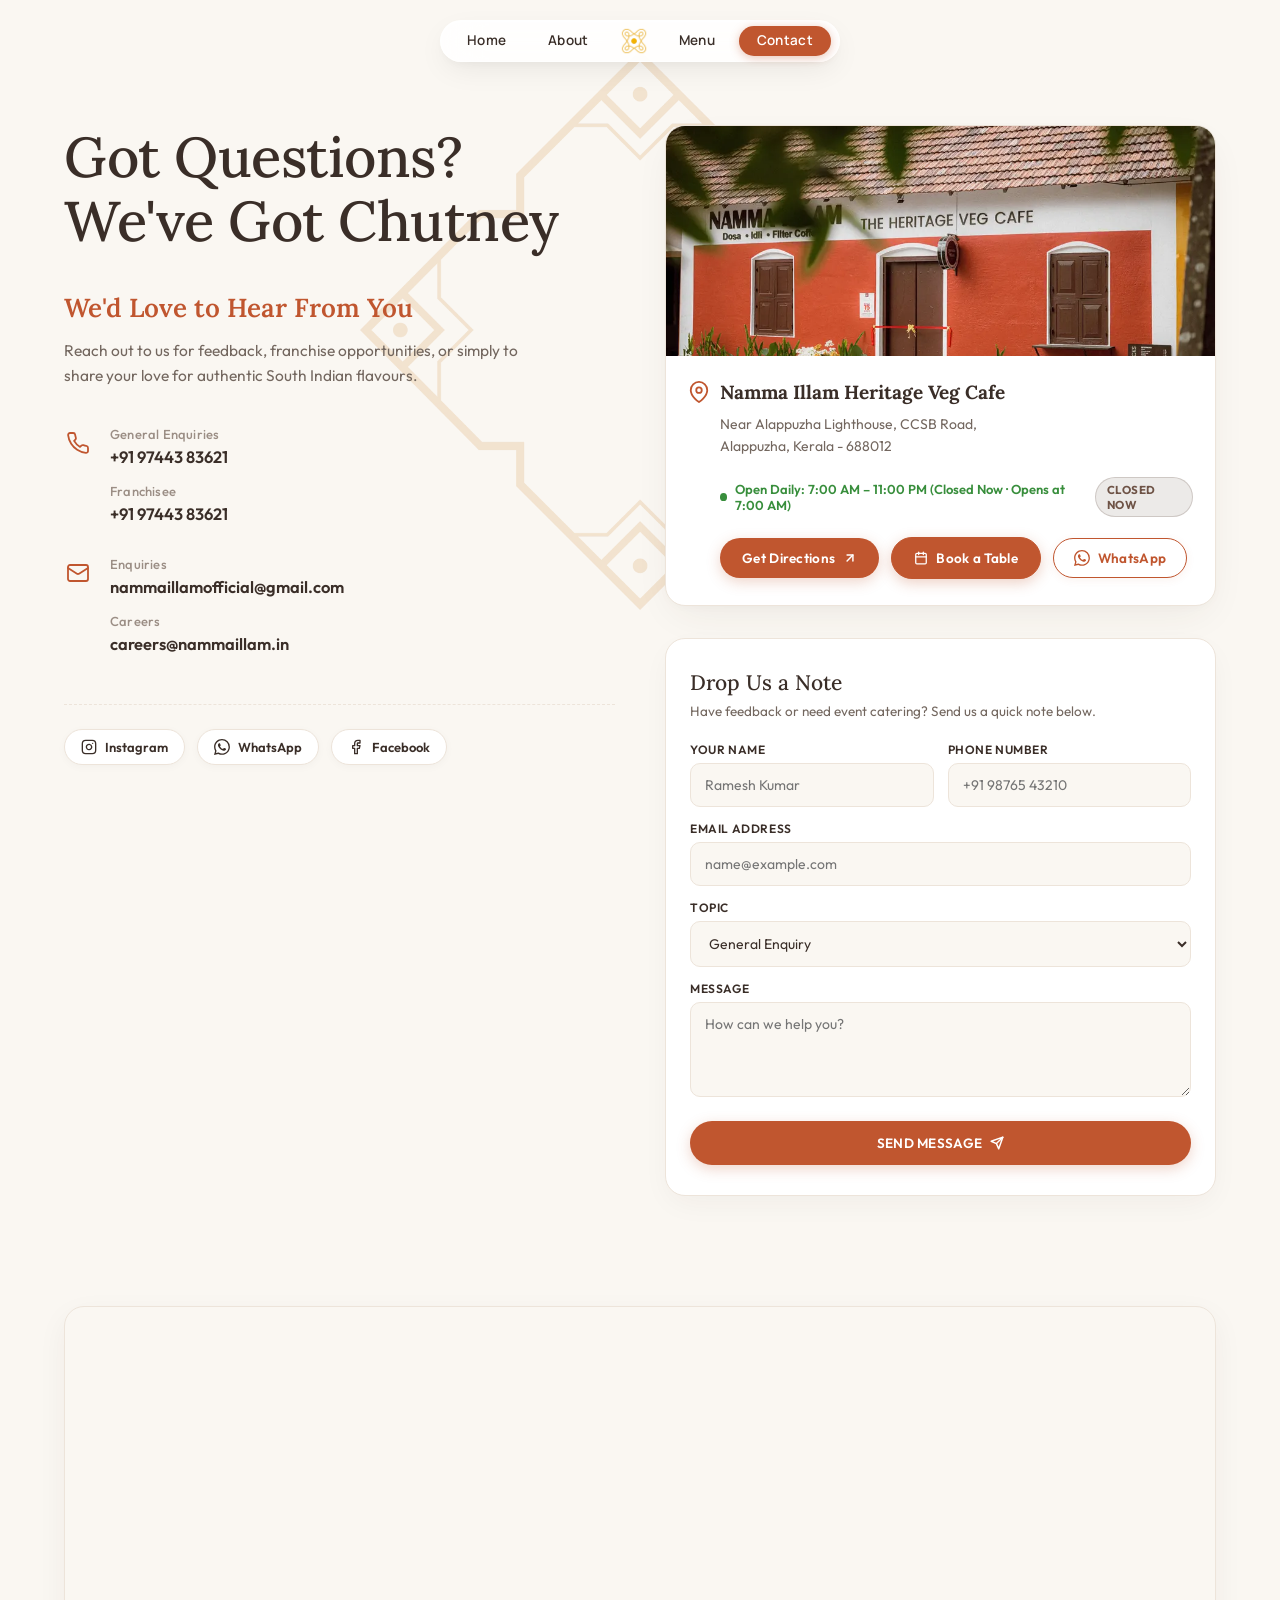
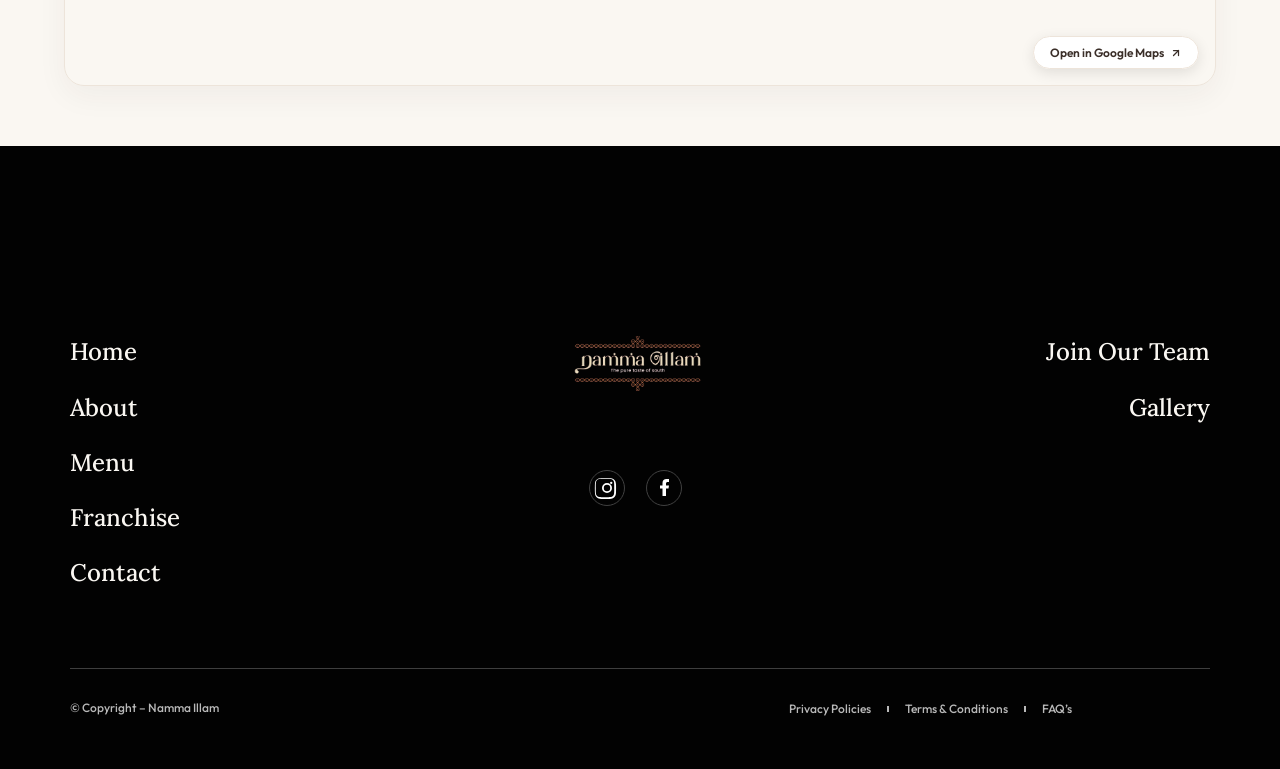
<file: contact.html>
<!DOCTYPE html>
<html lang="en-US" class="lenis">

<head>
  <meta http-equiv="Content-Type" content="text/html; charset=UTF-8">
  <meta name="viewport" content="width=device-width, initial-scale=1">
  <!-- Primary Meta Tags -->
  <title>Contact Us | Namma Illam Heritage Veg Cafe - Alappuzha</title>
  <meta name="title" content="Contact Us | Namma Illam Heritage Veg Cafe - Alappuzha">
  <meta name="description" content="Visit Namma Illam Heritage Veg Cafe near Alappuzha Lighthouse. Get directions, phone numbers, catering inquiries, or reach us on WhatsApp.">
  <link rel="canonical" href="https://nammaillam.in/contact.html">

  <!-- Open Graph / Facebook / WhatsApp -->
  <meta property="og:type" content="website">
  <meta property="og:site_name" content="Namma Illam">
  <meta property="og:url" content="https://nammaillam.in/contact.html">
  <meta property="og:title" content="Contact Us | Namma Illam Heritage Veg Cafe - Alappuzha">
  <meta property="og:description" content="Visit Namma Illam Heritage Veg Cafe near Alappuzha Lighthouse. Get directions, phone numbers, catering inquiries, or reach us on WhatsApp.">
  <meta property="og:image" content="https://nammaillam.in/assets/optimized/shop2.webp">

  <!-- Twitter Card -->
  <meta name="twitter:card" content="summary_large_image">
  <meta name="twitter:url" content="https://nammaillam.in/contact.html">
  <meta name="twitter:title" content="Contact Us | Namma Illam Heritage Veg Cafe - Alappuzha">
  <meta name="twitter:description" content="Visit Namma Illam Heritage Veg Cafe near Alappuzha Lighthouse. Get directions, phone numbers, catering inquiries, or reach us on WhatsApp.">
  <meta name="twitter:image" content="https://nammaillam.in/assets/optimized/shop2.webp">

  <!-- Mobile & PWA -->
  <link rel="manifest" href="manifest.json">
  <meta name="theme-color" content="#FAF7F2">
  <link rel="icon" type="image/webp" href="assets/optimized/logo.webp">
  <link rel="apple-touch-icon" href="assets/optimized/logo.webp">
  
  <!-- Fonts -->
  <link rel="preconnect" href="https://fonts.googleapis.com">
  <link rel="preconnect" href="https://fonts.gstatic.com" crossorigin>
  <link href="https://fonts.googleapis.com/css2?family=Lora:ital,wght@0,400;0,500;0,600;0,700;1,400&family=Manrope:wght@400;500;600;700&family=Outfit:wght@300;400;500;600;700;800;900&display=swap" rel="stylesheet">

  <link rel="stylesheet" id="hello-elementor-theme-style-css" href="assets/css/theme.css" media="all">
  <link rel="stylesheet" id="elementor-frontend-css" href="assets/css/frontend.min.css" media="all">
  <link rel="stylesheet" id="global-styles-css" href="assets/css/global.css" media="all">
  <link rel="stylesheet" href="assets/css/booking.css" media="all">

  <style>
    :root {
      --primary: #3A2E28;
      --terracotta: #C0562F;
      --terracotta-dark: #A4431F;
      --terracotta-light: rgba(192, 86, 47, 0.08);
      --cream-bg: #FAF7F2;
      --card-bg: #FFFFFF;
      --text-main: #3A2E28;
      --text-muted: #73675F;
      --text-light: #9B8E85;
      --border-soft: #EDE4DA;
      --border-accent: #E2D1C1;
      --font-serif: 'Lora', Georgia, serif;
      --font-sans: 'Outfit', -apple-system, BlinkMacSystemFont, 'Segoe UI', Roboto, sans-serif;
    }

    * { margin: 0; padding: 0; box-sizing: border-box; }

    html, body {
      background-color: var(--cream-bg);
      font-family: var(--font-sans);
      color: var(--text-main);
      overflow-x: hidden !important;
      max-width: 100% !important;
      width: 100% !important;
      -webkit-font-smoothing: antialiased;
      -moz-osx-font-smoothing: grayscale;
    }

    /* --- FLOATING PILL HEADER --- */
    header {
      position: fixed;
      top: 20px;
      left: 0;
      width: 100%;
      max-width: 100%;
      z-index: 1000;
      display: flex;
      justify-content: center;
      background: transparent !important;
      box-shadow: none !important;
      pointer-events: none;
      transition: transform 0.35s cubic-bezier(0.16, 1, 0.3, 1), opacity 0.3s ease, top 0.3s ease;
      box-sizing: border-box;
    }

    header.sticky-header {
      background: transparent !important;
      box-shadow: none !important;
    }

    .header-inner {
      pointer-events: auto;
      margin: 0 auto;
      max-width: fit-content;
      display: inline-flex;
      align-items: center;
      justify-content: center;
      gap: 6px;
      padding: 5px 8px;
      background: rgba(255, 255, 255, 0.88);
      backdrop-filter: blur(20px) saturate(180%);
      -webkit-backdrop-filter: blur(20px) saturate(180%);
      border: 1px solid rgba(255, 255, 255, 0.8);
      border-radius: 9999px;
      box-shadow: 0 10px 30px -5px rgba(0, 0, 0, 0.08), 0 4px 12px -2px rgba(0, 0, 0, 0.04), inset 0 1px 1px rgba(255, 255, 255, 0.9);
      transition: all 0.3s cubic-bezier(0.16, 1, 0.3, 1);
      box-sizing: border-box;
    }

    .sticky-header .header-inner {
      background: rgba(250, 245, 239, 0.94);
      border-color: rgba(192, 86, 47, 0.2);
      box-shadow: 0 12px 35px -5px rgba(45, 25, 15, 0.12), 0 4px 12px -2px rgba(0, 0, 0, 0.06), inset 0 1px 1px rgba(255, 255, 255, 0.95);
    }

    .nav-link {
      text-decoration: none;
      color: #3A2E28;
      font-family: "Manrope", sans-serif;
      font-weight: 600;
      font-size: 13.5px;
      letter-spacing: 0.3px;
      padding: 8px 18px;
      border-radius: 9999px;
      transition: all 0.25s ease;
      white-space: nowrap;
      display: inline-flex;
      align-items: center;
      justify-content: center;
      line-height: 1;
      text-transform: capitalize;
      box-sizing: border-box;
    }

    .nav-link:hover {
      color: var(--terracotta) !important;
      background: rgba(192, 86, 47, 0.08);
    }

    .nav-link.active {
      background: var(--terracotta) !important;
      color: #FFFFFF !important;
      box-shadow: 0 2px 10px rgba(192, 86, 47, 0.35);
    }

    .nammaillam-logo {
      display: inline-flex;
      align-items: center;
      justify-content: center;
      padding: 0 6px;
    }

    .nammaillam-logo img {
      width: 30px;
      height: 30px;
      object-fit: contain;
      transition: transform 0.25s ease;
      display: block;
    }

    .nammaillam-logo a:hover img {
      transform: scale(1.08);
    }

    @media (max-width: 767px) {
      header {
        top: 10px !important;
        padding: 0 10px !important;
        width: 100% !important;
      }

      .header-inner {
        gap: 3px !important;
        padding: 4px 6px !important;
        max-width: calc(100vw - 20px) !important;
        overflow: hidden !important;
      }

      .nav-link {
        font-size: 11px !important;
        padding: 6px 11px !important;
        letter-spacing: 0.2px !important;
        min-height: unset !important;
        flex: 0 0 auto !important;
      }

      .nammaillam-logo {
        padding: 0 2px !important;
      }

      .nammaillam-logo img {
        width: 24px !important;
        height: 24px !important;
      }
    }

    /* --- CONTACT MAIN SECTION WRAPPER --- */
    .contact-page-wrapper {
      position: relative;
      background-color: var(--cream-bg);
      padding: 125px 24px 70px;
      max-width: 1200px;
      margin: 0 auto;
      overflow: hidden;
      min-height: 85vh;
    }

    /* Background Brand Symbol Watermark */
    .watermark-motif {
      position: absolute;
      top: 50px;
      left: 50%;
      transform: translateX(-50%);
      width: min(560px, 92vw);
      height: min(560px, 92vw);
      pointer-events: none;
      z-index: 0;
      opacity: 0.16;
      user-select: none;
      display: flex;
      align-items: center;
      justify-content: center;
    }

    .watermark-motif img,
    .watermark-motif svg {
      width: 100%;
      height: 100%;
      object-fit: contain;
      display: block;
    }

    /* 2-Column Responsive Layout */
    .contact-content-grid {
      position: relative;
      z-index: 1;
      display: grid;
      grid-template-columns: 1fr 1fr;
      gap: 50px;
      align-items: start;
    }

    /* --- LEFT COLUMN: DETAILS --- */
    .contact-details-col {
      display: flex;
      flex-direction: column;
    }

    /* Hero Title */
    .contact-hero-heading {
      font-family: var(--font-serif);
      font-size: clamp(34px, 5.2vw, 56px);
      line-height: 1.15;
      color: var(--primary);
      font-weight: 500;
      letter-spacing: -0.5px;
      margin-bottom: 38px;
    }

    .contact-hero-heading span {
      display: block;
    }

    /* Subtitle & Intro */
    .contact-sub-title {
      font-family: var(--font-serif);
      font-size: clamp(21px, 2.6vw, 26px);
      line-height: 1.25;
      color: var(--terracotta);
      font-weight: 600;
      margin-bottom: 14px;
    }

    .contact-intro-text {
      font-size: 15.5px;
      line-height: 1.6;
      color: var(--text-muted);
      max-width: 480px;
      margin-bottom: 38px;
      font-weight: 400;
    }

    /* Info Group (Phone & Email) */
    .contact-info-group {
      display: flex;
      flex-direction: column;
      gap: 32px;
      margin-bottom: 40px;
    }

    .info-item-block {
      display: flex;
      align-items: flex-start;
      gap: 18px;
    }

    .info-icon-box {
      flex-shrink: 0;
      width: 28px;
      height: 28px;
      display: flex;
      align-items: center;
      justify-content: center;
      color: var(--terracotta);
      margin-top: 3px;
    }

    .info-icon-box svg {
      width: 24px;
      height: 24px;
      stroke-width: 1.8;
    }

    .info-content-entries {
      display: flex;
      flex-direction: column;
      gap: 16px;
    }

    .info-sub-entry {
      display: flex;
      flex-direction: column;
      gap: 4px;
    }

    .info-label {
      font-size: 13px;
      font-weight: 500;
      color: var(--text-light);
      letter-spacing: 0.2px;
    }

    .info-value-link {
      font-size: 16.5px;
      font-weight: 600;
      color: var(--primary);
      text-decoration: none;
      transition: color 0.2s ease, transform 0.2s ease;
      display: inline-block;
      width: fit-content;
    }

    .info-value-link:hover {
      color: var(--terracotta);
      transform: translateX(2px);
    }

    /* Social Pills */
    .contact-social-row {
      display: flex;
      align-items: center;
      gap: 12px;
      margin-top: 10px;
      padding-top: 24px;
      border-top: 1px dashed var(--border-soft);
    }

    .contact-social-btn {
      display: inline-flex;
      align-items: center;
      gap: 8px;
      padding: 9px 16px;
      border-radius: 9999px;
      background: #FFFFFF;
      border: 1px solid var(--border-soft);
      color: var(--primary);
      text-decoration: none;
      font-size: 13px;
      font-weight: 600;
      transition: all 0.25s ease;
      box-shadow: 0 2px 8px rgba(0, 0, 0, 0.03);
    }

    .contact-social-btn:hover {
      border-color: var(--terracotta);
      color: var(--terracotta);
      background: var(--terracotta-light);
      transform: translateY(-2px);
    }

    .contact-social-btn svg {
      width: 16px;
      height: 16px;
    }

    /* --- RIGHT COLUMN: STORE LOCATION CARD & FORM --- */
    .contact-card-col {
      display: flex;
      flex-direction: column;
      gap: 32px;
    }

    /* The Heritage Store Card */
    .heritage-store-card {
      background: var(--card-bg);
      border: 1px solid var(--border-soft);
      border-radius: 20px;
      overflow: hidden;
      box-shadow: 0 14px 40px -10px rgba(58, 46, 40, 0.08), 0 2px 8px rgba(0, 0, 0, 0.02);
      transition: transform 0.3s ease, box-shadow 0.3s ease;
    }

    .heritage-store-card:hover {
      transform: translateY(-3px);
      box-shadow: 0 20px 48px -10px rgba(192, 86, 47, 0.12);
    }

    .store-card-image-wrap {
      width: 100%;
      height: 230px;
      overflow: hidden;
      position: relative;
      background-color: #E8E0D5;
    }

    .store-card-image-wrap img {
      width: 100%;
      height: 100%;
      object-fit: cover;
      display: block;
      transition: transform 0.6s cubic-bezier(0.16, 1, 0.3, 1);
    }

    .heritage-store-card:hover .store-card-image-wrap img {
      transform: scale(1.04);
    }

    .store-card-details {
      padding: 24px 22px 26px;
    }

    .store-header-pin {
      display: flex;
      align-items: center;
      gap: 10px;
      margin-bottom: 10px;
    }

    .store-pin-icon {
      width: 22px;
      height: 22px;
      color: var(--terracotta);
      flex-shrink: 0;
    }

    .store-title {
      font-family: var(--font-serif);
      font-size: 19px;
      font-weight: 700;
      color: var(--primary);
    }

    .store-address {
      font-size: 14px;
      line-height: 1.55;
      color: var(--text-muted);
      margin-bottom: 20px;
      padding-left: 32px;
    }

    .store-timing {
      display: flex;
      align-items: center;
      gap: 8px;
      font-size: 13px;
      color: #388E3C;
      font-weight: 600;
      margin-bottom: 20px;
      padding-left: 32px;
    }

    .store-timing-dot {
      width: 8px;
      height: 8px;
      background-color: #388E3C;
      border-radius: 50%;
      display: inline-block;
      animation: pulseGreen 2s infinite ease-in-out;
    }

    @keyframes pulseGreen {
      0%, 100% { opacity: 1; transform: scale(1); }
      50% { opacity: 0.5; transform: scale(0.85); }
    }

    .store-actions {
      display: flex;
      align-items: center;
      gap: 12px;
      padding-left: 32px;
      flex-wrap: wrap;
    }

    .get-directions-btn {
      display: inline-flex;
      align-items: center;
      gap: 8px;
      background: var(--terracotta);
      color: #FFFFFF !important;
      text-decoration: none;
      font-size: 13.5px;
      font-weight: 600;
      letter-spacing: 0.3px;
      padding: 11px 22px;
      border-radius: 9999px;
      transition: all 0.25s ease;
      box-shadow: 0 4px 14px rgba(192, 86, 47, 0.25);
    }

    .get-directions-btn:hover {
      background: var(--terracotta-dark);
      transform: translateY(-2px);
      box-shadow: 0 6px 18px rgba(192, 86, 47, 0.35);
    }

    .get-directions-btn svg {
      width: 14px;
      height: 14px;
      stroke-width: 2.5;
    }

    .whatsapp-quick-btn {
      display: inline-flex;
      align-items: center;
      gap: 8px;
      background: #FFFFFF;
      color: var(--terracotta) !important;
      border: 1.5px solid var(--terracotta);
      text-decoration: none;
      font-size: 13.5px;
      font-weight: 600;
      letter-spacing: 0.3px;
      padding: 10px 20px;
      border-radius: 9999px;
      transition: all 0.25s ease;
      box-shadow: 0 2px 8px rgba(192, 86, 47, 0.08);
    }

    .whatsapp-quick-btn:hover {
      background: var(--terracotta);
      color: #FFFFFF !important;
      transform: translateY(-2px);
      box-shadow: 0 4px 14px rgba(192, 86, 47, 0.25);
    }

    .whatsapp-quick-btn svg {
      width: 16px;
      height: 16px;
      flex-shrink: 0;
      fill: currentColor;
    }

    /* --- INQUIRY FORM CARD --- */
    .quick-inquiry-card {
      background: var(--card-bg);
      border: 1px solid var(--border-soft);
      border-radius: 20px;
      padding: 30px 24px;
      box-shadow: 0 10px 30px -5px rgba(58, 46, 40, 0.05);
    }

    .inquiry-card-header {
      margin-bottom: 22px;
    }

    .inquiry-card-header h3 {
      font-family: var(--font-serif);
      font-size: 21px;
      color: var(--primary);
      margin-bottom: 6px;
    }

    .inquiry-card-header p {
      font-size: 13.5px;
      color: var(--text-muted);
    }

    .contact-form-grid {
      display: grid;
      grid-template-columns: 1fr 1fr;
      gap: 14px;
    }

    .form-field-full {
      grid-column: 1 / -1;
    }

    .contact-form-grid label {
      display: block;
      font-size: 12px;
      font-weight: 600;
      text-transform: uppercase;
      letter-spacing: 0.6px;
      color: var(--primary);
      margin-bottom: 6px;
    }

    .contact-form-grid input,
    .contact-form-grid select,
    .contact-form-grid textarea {
      width: 100%;
      padding: 12px 14px;
      background: #FAF7F2;
      border: 1px solid var(--border-soft);
      border-radius: 10px;
      font-family: var(--font-sans);
      font-size: 14px;
      color: var(--primary);
      outline: none;
      transition: all 0.2s ease;
      box-sizing: border-box;
    }

    .contact-form-grid input:focus,
    .contact-form-grid select:focus,
    .contact-form-grid textarea:focus {
      border-color: var(--terracotta);
      background: #FFFFFF;
      box-shadow: 0 0 0 3px rgba(192, 86, 47, 0.12);
    }

    .contact-form-grid textarea {
      min-height: 95px;
      resize: vertical;
    }

    .submit-inquiry-btn {
      grid-column: 1 / -1;
      background: var(--terracotta);
      color: #FFFFFF;
      border: none;
      padding: 13px 28px;
      border-radius: 9999px;
      font-family: var(--font-sans);
      font-size: 13.5px;
      font-weight: 600;
      letter-spacing: 0.3px;
      text-transform: uppercase;
      cursor: pointer;
      transition: all 0.25s ease;
      display: inline-flex;
      align-items: center;
      justify-content: center;
      gap: 8px;
      box-shadow: 0 4px 14px rgba(192, 86, 47, 0.25);
      margin-top: 6px;
    }

    .submit-inquiry-btn:hover {
      background: var(--terracotta-dark);
      transform: translateY(-2px);
      box-shadow: 0 6px 18px rgba(192, 86, 47, 0.35);
    }

    .submit-inquiry-btn:disabled {
      opacity: 0.7;
      cursor: not-allowed;
      transform: none;
    }

    .inquiry-status {
      grid-column: 1 / -1;
      padding: 12px;
      border-radius: 8px;
      font-size: 13.5px;
      text-align: center;
      display: none;
    }

    .inquiry-status.success {
      display: block;
      background: #E8F5E9;
      color: #2E7D32;
      border: 1px solid #A5D6A7;
    }

    /* --- GOOGLE MAP WRAPPER --- */
    .map-section {
      max-width: 1200px;
      margin: 40px auto 0;
      padding: 0 24px;
      position: relative;
      z-index: 1;
    }

    .map-frame-card {
      width: 100%;
      height: 380px;
      border-radius: 20px;
      overflow: hidden;
      border: 1px solid var(--border-soft);
      box-shadow: 0 10px 30px rgba(58, 46, 40, 0.05);
      position: relative;
    }

    .map-frame-card iframe {
      width: 100%;
      height: 100%;
      border: 0;
      filter: grayscale(0.15) contrast(1.05);
    }

    .map-open-pill {
      position: absolute;
      bottom: 16px;
      right: 16px;
      background: rgba(255, 255, 255, 0.95);
      backdrop-filter: blur(10px);
      padding: 8px 16px;
      border-radius: 9999px;
      font-size: 12px;
      font-weight: 600;
      color: var(--primary);
      text-decoration: none;
      box-shadow: 0 4px 14px rgba(0, 0, 0, 0.1);
      display: inline-flex;
      align-items: center;
      gap: 6px;
      transition: all 0.2s ease;
      border: 1px solid var(--border-soft);
    }

    .map-open-pill:hover {
      background: var(--terracotta);
      color: #FFFFFF;
      border-color: var(--terracotta);
    }

    /* --- MOBILE RESPONSIVENESS (PERFECT MATCH TO SCREENSHOTS) --- */
    @media (max-width: 768px) {
      .contact-page-wrapper {
        padding: 95px 20px 40px;
      }

      .contact-content-grid {
        grid-template-columns: 1fr;
        gap: 36px;
      }

      .watermark-motif {
        top: 40px;
        width: 320px;
        height: 320px;
        opacity: 0.10;
      }

      .contact-hero-heading {
        font-size: 34px;
        line-height: 1.18;
        margin-bottom: 28px;
      }

      .contact-sub-title {
        font-size: 21px;
        margin-bottom: 12px;
      }

      .contact-intro-text {
        font-size: 14.5px;
        line-height: 1.55;
        margin-bottom: 30px;
      }

      .contact-info-group {
        gap: 26px;
        margin-bottom: 30px;
      }

      .info-value-link {
        font-size: 16px;
      }

      .store-card-image-wrap {
        height: 200px;
      }

      .store-card-details {
        padding: 20px 18px 22px;
      }

      .store-address {
        padding-left: 0;
        margin-top: 8px;
        font-size: 13.5px;
      }

      .store-timing {
        padding-left: 0;
      }

      .store-actions {
        padding-left: 0;
        flex-direction: column;
        align-items: stretch;
      }

      .get-directions-btn, .whatsapp-quick-btn {
        justify-content: center;
        width: 100%;
        text-align: center;
      }

      .contact-form-grid {
        grid-template-columns: 1fr;
      }

      .map-section {
        padding: 0 20px;
        margin-top: 30px;
      }

      .map-frame-card {
        height: 280px;
      }
    }

    @media (max-width: 440px) {
      .contact-page-wrapper {
        padding: 85px 16px 30px;
      }

      .contact-hero-heading {
        font-size: 30px;
      }

      .store-title {
        font-size: 17.5px;
      }
    }
  </style>

  <!-- Preloader Styles -->
  <style id="nammaillam-preloader-style">
    body.loading {
      overflow: hidden !important;
    }

    #pageLoader {
      position: fixed;
      top: 0;
      left: 0;
      width: 100vw;
      height: 100vh;
      background-color: #FAF7F2;
      z-index: 9999999;
      display: flex;
      flex-direction: column;
      align-items: center;
      justify-content: center;
      transition: opacity 0.5s cubic-bezier(0.4, 0, 0.2, 1), visibility 0.5s ease;
      will-change: opacity, visibility;
    }

    #pageLoader.fade-out {
      opacity: 0;
      visibility: hidden;
      pointer-events: none;
    }

    .kolam-loader-container {
      display: flex;
      flex-direction: column;
      align-items: center;
      justify-content: center;
      text-align: center;
      padding: 20px;
    }

    .kolam-art-wrapper {
      position: relative;
      width: 130px;
      height: 130px;
      display: flex;
      align-items: center;
      justify-content: center;
      margin-bottom: 24px;
    }

    .kolam-svg-rotating {
      position: absolute;
      top: 0;
      left: 0;
      width: 100%;
      height: 100%;
      animation: kolamSlowSpin 24s linear infinite;
      transform-origin: center;
    }

    .kolam-svg-static {
      position: absolute;
      top: 0;
      left: 0;
      width: 100%;
      height: 100%;
    }

    .kolam-stroke {
      stroke: #C0562F;
      stroke-width: 1.8;
      stroke-linecap: round;
      stroke-linejoin: round;
      fill: none;
      stroke-dasharray: 280;
      stroke-dashoffset: 280;
      animation: kolamDrawLine 2.2s cubic-bezier(0.4, 0, 0.2, 1) forwards;
    }

    .kolam-stroke-gold {
      stroke: #D49A3D;
      stroke-width: 1.4;
      stroke-linecap: round;
      stroke-linejoin: round;
      fill: none;
      stroke-dasharray: 200;
      stroke-dashoffset: 200;
      animation: kolamDrawLine 2.6s cubic-bezier(0.4, 0, 0.2, 1) 0.2s forwards;
    }

    .kolam-dots {
      fill: #C0562F;
      opacity: 0;
      animation: kolamDotsFade 1.6s ease 0.6s forwards, kolamDotsPulse 2.4s ease-in-out 2.2s infinite;
    }

    .kolam-dots-gold {
      fill: #D49A3D;
      opacity: 0;
      animation: kolamDotsFade 1.8s ease 0.8s forwards, kolamDotsPulse 2.4s ease-in-out 2.4s infinite;
    }

    .kolam-ring {
      fill: none;
      stroke: rgba(192, 86, 47, 0.22);
      stroke-width: 1;
      stroke-dasharray: 4 4;
      animation: kolamRingPulse 3s ease-in-out infinite;
    }

    .kolam-center-logo {
      width: 44px;
      height: 44px;
      object-fit: contain;
      z-index: 2;
      filter: drop-shadow(0 2px 10px rgba(192, 86, 47, 0.25));
      animation: kolamLogoBreathe 2.6s ease-in-out infinite;
    }

    .kolam-brand-title {
      font-family: 'Lora', Georgia, serif;
      font-size: 21px;
      font-weight: 600;
      letter-spacing: 4px;
      color: #3A2E28;
      margin: 0 0 6px 0;
      text-transform: uppercase;
      opacity: 0;
      transform: translateY(6px);
      animation: kolamTextRise 0.8s ease 0.4s forwards;
    }

    .kolam-subtitle {
      font-family: 'Outfit', sans-serif;
      font-size: 13px;
      letter-spacing: 2px;
      color: #C0562F;
      font-weight: 500;
      margin: 0;
      opacity: 0;
      transform: translateY(6px);
      animation: kolamTextRise 0.8s ease 0.7s forwards;
    }

    @keyframes kolamDrawLine {
      to {
        stroke-dashoffset: 0;
      }
    }

    @keyframes kolamSlowSpin {
      from { transform: rotate(0deg); }
      to { transform: rotate(360deg); }
    }

    @keyframes kolamDotsFade {
      to { opacity: 0.95; }
    }

    @keyframes kolamDotsPulse {
      0%, 100% { opacity: 0.95; transform: scale(1); }
      50% { opacity: 0.45; transform: scale(0.85); }
    }

    @keyframes kolamRingPulse {
      0%, 100% { opacity: 0.25; transform: scale(1); }
      50% { opacity: 0.55; transform: scale(1.03); }
    }

    @keyframes kolamLogoBreathe {
      0%, 100% { transform: scale(0.96); }
      50% { transform: scale(1.05); }
    }

    @keyframes kolamTextRise {
      to { opacity: 1; transform: translateY(0); }
    }
  </style>

  <link rel="stylesheet" id="widget-image-css" href="assets/css/widget-image.min.css" media="all">
  <link rel="stylesheet" id="widget-nav-menu-css" href="assets/css/widget-nav-menu.min.css" media="all">
  <link rel="stylesheet" id="widget-icon-list-css" href="assets/css/widget-icon-list.min.css" media="all">
  <link rel="stylesheet" id="elementor-post-1468-css" href="assets/css/post-1468.css" media="all">
</head>

<body>
  <!-- Universal Heritage Preloader (Kolam Sacred Art) -->
  <div id="pageLoader" aria-label="Loading Namma Illam" role="status">
    <div class="kolam-loader-container">
      <div class="kolam-art-wrapper">
        <svg class="kolam-svg-rotating" viewBox="0 0 160 160">
          <circle class="kolam-ring" cx="80" cy="80" r="72" />
          <circle class="kolam-ring" cx="80" cy="80" r="55" />
          <g transform="translate(80, 80)">
            <path class="kolam-stroke-gold" d="M 0 -55 C -12 -65 -10 -75 0 -77 C 10 -75 12 -65 0 -55 Z" />
            <path class="kolam-stroke-gold" d="M 0 -55 C -12 -65 -10 -75 0 -77 C 10 -75 12 -65 0 -55 Z" transform="rotate(45)" />
            <path class="kolam-stroke-gold" d="M 0 -55 C -12 -65 -10 -75 0 -77 C 10 -75 12 -65 0 -55 Z" transform="rotate(90)" />
            <path class="kolam-stroke-gold" d="M 0 -55 C -12 -65 -10 -75 0 -77 C 10 -75 12 -65 0 -55 Z" transform="rotate(135)" />
            <path class="kolam-stroke-gold" d="M 0 -55 C -12 -65 -10 -75 0 -77 C 10 -75 12 -65 0 -55 Z" transform="rotate(180)" />
            <path class="kolam-stroke-gold" d="M 0 -55 C -12 -65 -10 -75 0 -77 C 10 -75 12 -65 0 -55 Z" transform="rotate(225)" />
            <path class="kolam-stroke-gold" d="M 0 -55 C -12 -65 -10 -75 0 -77 C 10 -75 12 -65 0 -55 Z" transform="rotate(270)" />
            <path class="kolam-stroke-gold" d="M 0 -55 C -12 -65 -10 -75 0 -77 C 10 -75 12 -65 0 -55 Z" transform="rotate(315)" />
          </g>
          <circle class="kolam-dots-gold" cx="80" cy="9" r="2.2" />
          <circle class="kolam-dots-gold" cx="130" cy="30" r="2.2" />
          <circle class="kolam-dots-gold" cx="151" cy="80" r="2.2" />
          <circle class="kolam-dots-gold" cx="130" cy="130" r="2.2" />
          <circle class="kolam-dots-gold" cx="80" cy="151" r="2.2" />
          <circle class="kolam-dots-gold" cx="30" cy="130" r="2.2" />
          <circle class="kolam-dots-gold" cx="9" cy="80" r="2.2" />
          <circle class="kolam-dots-gold" cx="30" cy="30" r="2.2" />
        </svg>

        <svg class="kolam-svg-static" viewBox="0 0 160 160">
          <g transform="translate(80, 80)">
            <path class="kolam-stroke" d="M 0 -36 C -18 -36 -28 -18 -20 0 C -28 18 -18 36 0 36 C 18 36 28 18 20 0 C 28 -18 18 -36 0 -36 Z" />
            <path class="kolam-stroke" d="M 0 -36 C -18 -36 -28 -18 -20 0 C -28 18 -18 36 0 36 C 18 36 28 18 20 0 C 28 -18 18 -36 0 -36 Z" transform="rotate(45)" />
            <circle class="kolam-stroke" cx="0" cy="0" r="30" stroke-dasharray="190" />
          </g>
          <circle class="kolam-dots" cx="80" cy="39" r="2.8" />
          <circle class="kolam-dots" cx="109" cy="51" r="2.5" />
          <circle class="kolam-dots" cx="121" cy="80" r="2.8" />
          <circle class="kolam-dots" cx="109" cy="109" r="2.5" />
          <circle class="kolam-dots" cx="80" cy="121" r="2.8" />
          <circle class="kolam-dots" cx="51" cy="109" r="2.5" />
          <circle class="kolam-dots" cx="39" cy="80" r="2.8" />
          <circle class="kolam-dots" cx="51" cy="51" r="2.5" />
        </svg>

        <img class="kolam-center-logo" src="assets/optimized/logo-icon-transparent.webp" alt="Namma Illam Diya">
      </div>

      <h3 class="kolam-brand-title">NAMMA ILLAM</h3>
      <p class="kolam-subtitle">Welcome to Namma Illam...</p>
    </div>
  </div>

  <!-- Unified Dynamic Island Header -->
  <header id="siteHeader">
    <div class="header-inner">
      <a href="index.html" class="nav-link">Home</a>
      <a href="about.html" class="nav-link">About</a>
      <div class="nammaillam-logo">
        <a href="index.html" aria-label="Namma Illam Home">
          <img width="30" height="30" src="assets/optimized/logo-icon-transparent.webp" alt="Namma Illam Logo">
        </a>
      </div>
      <a href="menu.html" class="nav-link">Menu</a>
      <a href="contact.html" class="nav-link active">Contact</a>
    </div>
  </header>

  <!-- MAIN CONTACT PAGE -->
  <main class="contact-page-wrapper">
    <!-- Background Brand Symbol Watermark Motif -->
    <div class="watermark-motif" aria-hidden="true">
      <img src="assets/optimized/namma-illam-symbol.webp" alt="Namma Illam Motif" width="560" height="560" loading="eager" decoding="async">
    </div>

    <!-- 2-Column Responsive Layout -->
    <div class="contact-content-grid">
      <!-- LEFT COLUMN: Hero Headline, Subhead, Intro & Contact Details -->
      <div class="contact-details-col">
        <!-- Main Headline -->
        <h1 class="contact-hero-heading">
          <span>Got Questions?</span>
          <span>We've Got Chutney</span>
        </h1>

        <!-- Subheading -->
        <h2 class="contact-sub-title">
          We'd Love to Hear From You
        </h2>

        <!-- Description -->
        <p class="contact-intro-text">
          Reach out to us for feedback, franchise opportunities, or simply to share your love for authentic South Indian flavours.
        </p>

        <!-- Information Blocks -->
        <div class="contact-info-group">
          <!-- Phone Section -->
          <div class="info-item-block">
            <div class="info-icon-box" aria-hidden="true">
              <svg xmlns="http://www.w3.org/2000/svg" viewBox="0 0 24 24" fill="none" stroke="currentColor" stroke-linecap="round" stroke-linejoin="round">
                <path d="M22 16.92v3a2 2 0 0 1-2.18 2 19.79 19.79 0 0 1-8.63-3.07 19.5 19.5 0 0 1-6-6 19.79 19.79 0 0 1-3.07-8.67A2 2 0 0 1 4.11 2h3a2 2 0 0 1 2 1.72 12.84 12.84 0 0 0 .7 2.81 2 2 0 0 1-.45 2.11L8.09 9.91a16 16 0 0 0 6 6l1.27-1.27a2 2 0 0 1 2.11-.45 12.84 12.84 0 0 0 2.81.7A2 2 0 0 1 22 16.92z"></path>
              </svg>
            </div>
            <div class="info-content-entries">
              <div class="info-sub-entry">
                <span class="info-label">General Enquiries</span>
                <a href="tel:+919744383621" class="info-value-link">+91 97443 83621</a>
              </div>
              <div class="info-sub-entry">
                <span class="info-label">Franchisee</span>
                <a href="tel:+919744383621" class="info-value-link">+91 97443 83621</a>
              </div>
            </div>
          </div>

          <!-- Email Section -->
          <div class="info-item-block">
            <div class="info-icon-box" aria-hidden="true">
              <svg xmlns="http://www.w3.org/2000/svg" viewBox="0 0 24 24" fill="none" stroke="currentColor" stroke-linecap="round" stroke-linejoin="round">
                <rect x="2" y="4" width="20" height="16" rx="2"></rect>
                <path d="m22 7-8.97 5.7a1.94 1.94 0 0 1-2.06 0L2 7"></path>
              </svg>
            </div>
            <div class="info-content-entries">
              <div class="info-sub-entry">
                <span class="info-label">Enquiries</span>
                <a href="mailto:nammaillamofficial@gmail.com" class="info-value-link">nammaillamofficial@gmail.com</a>
              </div>
              <div class="info-sub-entry">
                <span class="info-label">Careers</span>
                <a href="mailto:careers@nammaillam.in" class="info-value-link">careers@nammaillam.in</a>
              </div>
            </div>
          </div>
        </div>

        <!-- Social Connect Row -->
        <div class="contact-social-row">
          <a href="https://www.instagram.com/nammaillamofficial?igsh=MXEzbDVma3lnOWgzNw==" target="_blank" rel="noopener" class="contact-social-btn" aria-label="Instagram">
            <svg xmlns="http://www.w3.org/2000/svg" viewBox="0 0 24 24" fill="none" stroke="currentColor" stroke-width="2" stroke-linecap="round" stroke-linejoin="round"><rect x="2" y="2" width="20" height="20" rx="5" ry="5"></rect><path d="M16 11.37A4 4 0 1 1 12.63 8 4 4 0 0 1 16 11.37z"></path><line x1="17.5" y1="6.5" x2="17.51" y2="6.5"></line></svg>
            <span>Instagram</span>
          </a>
          <a href="https://wa.me/919744383621?text=Hello%20Namma%20Illam,%20I%20have%20an%20enquiry." target="_blank" rel="noopener" class="contact-social-btn" aria-label="WhatsApp">
            <svg xmlns="http://www.w3.org/2000/svg" width="16" height="16" fill="currentColor" viewBox="0 0 16 16"><path d="M13.601 2.326A7.85 7.85 0 0 0 7.994 0C3.627 0 .068 3.558.064 7.926c0 1.399.366 2.76 1.057 3.965L0 16l4.204-1.102a7.9 7.9 0 0 0 3.79.965h.004c4.368 0 7.926-3.558 7.93-7.93A7.9 7.9 0 0 0 13.6 2.326zM7.994 14.521a6.6 6.6 0 0 1-3.356-.92l-.24-.144-2.494.654.666-2.433-.156-.251a6.56 6.56 0 0 1-1.007-3.505c0-3.626 2.957-6.584 6.591-6.584a6.56 6.56 0 0 1 4.66 1.931 6.56 6.56 0 0 1 1.928 4.66c-.004 3.639-2.961 6.592-6.592 6.592m3.615-4.934c-.197-.099-1.17-.578-1.353-.646-.182-.065-.315-.099-.445.099-.133.197-.513.646-.627.775-.114.133-.232.148-.43.05-.197-.1-.836-.308-1.592-.985-.59-.525-.985-1.175-1.103-1.372-.114-.198-.011-.304.088-.403.087-.088.197-.232.296-.346.1-.114.133-.198.198-.33.065-.134.034-.248-.015-.347-.05-.099-.445-1.076-.612-1.47-.16-.389-.323-.335-.445-.34-.114-.007-.247-.007-.38-.007a.73.73 0 0 0-.529.247c-.182.198-.691.677-.691 1.654s.71 1.916.81 2.049c.098.133 1.394 2.132 3.383 2.992.47.205.84.326 1.129.418.475.152.904.129 1.246.08.38-.058 1.171-.48 1.338-.943.164-.464.164-.86.114-.943-.049-.084-.182-.133-.38-.232"/></svg>
            <span>WhatsApp</span>
          </a>
          <a href="https://www.facebook.com/share/1DBpCtL2mM/" target="_blank" rel="noopener" class="contact-social-btn" aria-label="Facebook">
            <svg xmlns="http://www.w3.org/2000/svg" viewBox="0 0 24 24" fill="none" stroke="currentColor" stroke-width="2" stroke-linecap="round" stroke-linejoin="round"><path d="M18 2h-3a5 5 0 0 0-5 5v3H7v4h3v8h4v-8h3l1-4h-4V7a1 1 0 0 1 1-1h3z"></path></svg>
            <span>Facebook</span>
          </a>
        </div>
      </div>

      <!-- RIGHT COLUMN: The Store Location Card & Quick Inquiry Form -->
      <div class="contact-card-col">
        <!-- Heritage Store Card (Exact structure as screenshot) -->
        <article class="heritage-store-card">
          <div class="store-card-image-wrap">
            <img src="assets/optimized/shop2.webp" alt="Namma Illam The Heritage Veg Cafe Storefront" width="900" height="599" style="object-position: center 30%;" loading="eager" decoding="async">
          </div>
          <div class="store-card-details">
            <div class="store-header-pin">
              <svg class="store-pin-icon" xmlns="http://www.w3.org/2000/svg" viewBox="0 0 24 24" fill="none" stroke="currentColor" stroke-width="2" stroke-linecap="round" stroke-linejoin="round">
                <path d="M21 10c0 7-9 13-9 13s-9-6-9-13a9 9 0 0 1 18 0z"></path>
                <circle cx="12" cy="10" r="3"></circle>
              </svg>
              <h3 class="store-title">Namma Illam Heritage Veg Cafe</h3>
            </div>
            
            <p class="store-address">
              Near Alappuzha Lighthouse, CCSB Road,<br>
              Alappuzha, Kerala - 688012
            </p>

            <div class="store-timing" id="storeLiveStatusBlock">
              <span class="store-timing-dot" id="storeTimingDot"></span>
              <span id="storeTimingSchedule">Open Daily: 7:00 AM – 11:00 PM</span>
              <span class="live-status-badge" id="storeLiveBadge">Open Now</span>
            </div>

            <div class="store-actions">
              <a href="https://www.google.com/maps/dir/?api=1&destination=Namma+Illam+Heritage+Cafe,+Alappuzha" target="_blank" rel="noopener" class="get-directions-btn">
                <span>Get Directions</span>
                <svg xmlns="http://www.w3.org/2000/svg" viewBox="0 0 24 24" fill="none" stroke="currentColor" stroke-linecap="round" stroke-linejoin="round">
                  <line x1="7" y1="17" x2="17" y2="7"></line>
                  <polyline points="7 7 17 7 17 17"></polyline>
                </svg>
              </a>

              <button type="button" class="book-table-btn" data-open-booking>
                <svg xmlns="http://www.w3.org/2000/svg" viewBox="0 0 24 24" fill="none" stroke="currentColor" stroke-linecap="round" stroke-linejoin="round">
                  <rect x="3" y="4" width="18" height="18" rx="2" ry="2"></rect>
                  <line x1="16" y1="2" x2="16" y2="6"></line>
                  <line x1="8" y1="2" x2="8" y2="6"></line>
                  <line x1="3" y1="10" x2="21" y2="10"></line>
                </svg>
                <span>Book a Table</span>
              </button>

              <a href="https://wa.me/919744383621?text=Hello%20Namma%20Illam,%20I%20would%20like%20to%20connect." target="_blank" rel="noopener" class="whatsapp-quick-btn">
                <svg xmlns="http://www.w3.org/2000/svg" width="16" height="16" fill="currentColor" viewBox="0 0 16 16"><path d="M13.601 2.326A7.85 7.85 0 0 0 7.994 0C3.627 0 .068 3.558.064 7.926c0 1.399.366 2.76 1.057 3.965L0 16l4.204-1.102a7.9 7.9 0 0 0 3.79.965h.004c4.368 0 7.926-3.558 7.93-7.93A7.9 7.9 0 0 0 13.6 2.326zM7.994 14.521a6.6 6.6 0 0 1-3.356-.92l-.24-.144-2.494.654.666-2.433-.156-.251a6.56 6.56 0 0 1-1.007-3.505c0-3.626 2.957-6.584 6.591-6.584a6.56 6.56 0 0 1 4.66 1.931 6.56 6.56 0 0 1 1.928 4.66c-.004 3.639-2.961 6.592-6.592 6.592m3.615-4.934c-.197-.099-1.17-.578-1.353-.646-.182-.065-.315-.099-.445.099-.133.197-.513.646-.627.775-.114.133-.232.148-.43.05-.197-.1-.836-.308-1.592-.985-.59-.525-.985-1.175-1.103-1.372-.114-.198-.011-.304.088-.403.087-.088.197-.232.296-.346.1-.114.133-.198.198-.33.065-.134.034-.248-.015-.347-.05-.099-.445-1.076-.612-1.47-.16-.389-.323-.335-.445-.34-.114-.007-.247-.007-.38-.007a.73.73 0 0 0-.529.247c-.182.198-.691.677-.691 1.654s.71 1.916.81 2.049c.098.133 1.394 2.132 3.383 2.992.47.205.84.326 1.129.418.475.152.904.129 1.246.08.38-.058 1.171-.48 1.338-.943.164-.464.164-.86.114-.943-.049-.084-.182-.133-.38-.232"/></svg>
                <span>WhatsApp</span>
              </a>
            </div>
          </div>
        </article>

        <!-- Quick Inquiry Form Card -->
        <div class="quick-inquiry-card">
          <div class="inquiry-card-header">
            <h3>Drop Us a Note</h3>
            <p>Have feedback or need event catering? Send us a quick note below.</p>
          </div>

          <form id="contactForm" class="contact-form-grid" action="https://api.web3forms.com/submit" method="POST">
            <input type="hidden" name="access_key" value="00000000-0000-0000-0000-000000000000">
            <input type="hidden" name="subject" value="New Inquiry from Namma Illam Website">
            <input type="hidden" name="from_name" value="Namma Illam Contact Page">
            <input type="checkbox" name="botcheck" class="hidden" style="display: none;">

            <div>
              <label for="contact-name">Your Name</label>
              <input type="text" id="contact-name" name="name" placeholder="Ramesh Kumar" required>
            </div>

            <div>
              <label for="contact-phone">Phone Number</label>
              <input type="tel" id="contact-phone" name="phone" placeholder="+91 98765 43210" required>
            </div>

            <div class="form-field-full">
              <label for="contact-email">Email Address</label>
              <input type="email" id="contact-email" name="email" placeholder="name@example.com" required>
            </div>

            <div class="form-field-full">
              <label for="contact-topic">Topic</label>
              <select id="contact-topic" name="topic">
                <option value="General Enquiry">General Enquiry</option>
                <option value="Dining Feedback">Dining Feedback</option>
                <option value="Event / Catering">Event / Catering</option>
                <option value="Franchise Opportunity">Franchise Opportunity</option>
              </select>
            </div>

            <div class="form-field-full">
              <label for="contact-message">Message</label>
              <textarea id="contact-message" name="message" placeholder="How can we help you?" required></textarea>
            </div>

            <div class="inquiry-status" id="contactStatus"></div>

            <button type="submit" class="submit-inquiry-btn" id="contactSubmitBtn">
              <span>Send Message</span>
              <svg xmlns="http://www.w3.org/2000/svg" width="14" height="14" viewBox="0 0 24 24" fill="none" stroke="currentColor" stroke-width="2.5" stroke-linecap="round" stroke-linejoin="round"><line x1="22" y1="2" x2="11" y2="13"></line><polygon points="22 2 15 22 11 13 2 9 22 2"></polygon></svg>
            </button>
          </form>
        </div>
      </div>
    </div>
  </main>

  <!-- Interactive Map Section -->
  <section class="map-section" aria-label="Namma Illam Location Map">
    <div class="map-frame-card">
      <iframe src="https://www.google.com/maps/embed?pb=!1m18!1m12!1m3!1d3935.1682050183863!2d76.31864227502457!3d9.494095290587037!2m3!1f0!2f0!3f0!3m2!1i1024!2i768!4f13.1!3m3!1m2!1s0x3b0885361614eacf%3A0x206e19f12fd253bc!2sNamma%20Illam%20Heritage%20Cafe!5e0!3m2!1sen!2sin!4v1774028458280!5m2!1sen!2sin" title="Namma Illam Heritage Cafe on Google Maps" width="100%" height="100%" allowfullscreen="" loading="lazy" referrerpolicy="no-referrer-when-downgrade"></iframe>
      <a href="https://www.google.com/maps/place/Namma+Illam+Heritage+Cafe/@9.494095,76.318642,17z" target="_blank" rel="noopener" class="map-open-pill">
        <span>Open in Google Maps</span>
        <svg xmlns="http://www.w3.org/2000/svg" width="12" height="12" viewBox="0 0 24 24" fill="none" stroke="currentColor" stroke-width="2.5" stroke-linecap="round" stroke-linejoin="round"><line x1="7" y1="17" x2="17" y2="7"></line><polyline points="7 7 17 7 17 17"></polyline></svg>
      </a>
    </div>
  </section>

  <!-- Unified Heritage Footer -->
  <footer data-elementor-type="footer" data-elementor-id="1468" class="elementor elementor-1468 elementor-location-footer" data-elementor-post-type="elementor_library" style="background-color:#020202; width:100%; font-size:12px; line-height:1.1; margin:60px 0 0; padding:0;">
    <div class="elementor-element elementor-element-f8abbf3 e-flex e-con-boxed e-con e-parent e-lazyloaded" data-id="f8abbf3" data-element_type="container" data-settings="{&quot;background_background&quot;:&quot;classic&quot;}">
      <div class="e-con-inner" style="margin: 0 auto; max-width: 1140px;">
        <div class="elementor-element elementor-element-d635aa4 e-con-full e-grid e-con e-child" data-id="d635aa4" data-element_type="container">
          <div class="elementor-element elementor-element-858ce51 e-con-full e-flex e-con e-child" data-id="858ce51" data-element_type="container">
            <div class="elementor-element elementor-element-db824ce elementor-nav-menu--dropdown-none elementor-widget elementor-widget-nav-menu" data-id="db824ce" data-element_type="widget">
              <nav aria-label="Footer Menu" class="elementor-nav-menu--main elementor-nav-menu__container elementor-nav-menu--layout-vertical e--pointer-none">
                <ul id="menu-1-db824ce" class="elementor-nav-menu sm-vertical">
                  <li class="menu-item"><a href="index.html" class="elementor-item">Home</a></li>
                  <li class="menu-item"><a href="about.html" class="elementor-item">About</a></li>
                  <li class="menu-item"><a href="menu.html" class="elementor-item">Menu</a></li>
                  <li class="menu-item"><a href="franchise.html" class="elementor-item">Franchise</a></li>
                  <li class="menu-item current-menu-item"><a href="contact.html" class="elementor-item elementor-item-active">Contact</a></li>
                </ul>
              </nav>
            </div>
          </div>
          <div class="elementor-element elementor-element-839b21a e-con-full e-flex e-con e-child" data-id="839b21a" data-element_type="container">
            <div class="elementor-element elementor-element-bac44e5 elementor-widget elementor-widget-image" data-id="bac44e5" data-element_type="widget" data-widget_type="image.default">
              <a href="index.html">
                <img width="210" height="70" src="assets/optimized/footer-logo.webp" class="attachment-large size-large wp-image-1785" alt="Namma Illam Logo" loading="lazy" decoding="async" style="display: block; margin: 0 auto; width: 210px; max-width: 85%; height:auto;">
              </a>
            </div>
            <div class="elementor-element elementor-element-4f67fee elementor-icon-list--layout-inline elementor-align-center elementor-widget elementor-widget-icon-list" data-id="4f67fee" data-element_type="widget">
              <ul class="elementor-icon-list-items elementor-inline-items">
                <li class="elementor-icon-list-item elementor-inline-item">
                  <a href="https://www.instagram.com/nammaillamofficial?igsh=MXEzbDVma3lnOWgzNw==" target="_blank" rel="noopener" aria-label="Instagram">
                    <span class="elementor-icon-list-icon">
                      <svg xmlns="http://www.w3.org/2000/svg" width="36" height="36" viewBox="0 0 36 36" fill="none"><rect x="0.5" y="0.5" width="35" height="35" rx="17.5" stroke="#414141"></rect><path d="M18 13a5 5 0 1 0 0 10 5 5 0 0 0 0-10zm0 8.2a3.2 3.2 0 1 1 0-6.4 3.2 3.2 0 0 1 0 6.4zm5.4-8.4a1.17 1.17 0 1 1-2.34 0 1.17 1.17 0 0 1 2.34 0zm3.56 1.48c-.08-1.7-.47-3.2-1.72-4.44-1.25-1.25-2.74-1.64-4.44-1.72-1.75-.1-7-.1-8.75 0-1.7.08-3.2.47-4.44 1.72C6.4 10.89 6.01 12.38 5.93 14.08c-.1 1.75-.1 7 0 8.75.08 1.7.47 3.2 1.72 4.44 1.25 1.25 2.74 1.64 4.44 1.72 1.75.1 7 .1 8.75 0 1.7-.08 3.2-.47 4.44-1.72 1.25-1.25 1.64-2.74 1.72-4.44.1-1.75.1-7 0-8.75zm-2.18 10.45c-.37.93-1.08 1.64-2.01 2.01-1.4.56-4.71.43-6.77.43s-5.38.13-6.77-.43c-.93-.37-1.64-1.08-2.01-2.01-.56-1.4-.43-4.71-.43-6.77s-.13-5.38.43-6.77c.37-.93 1.08-1.64 2.01-2.01 1.4-.56 4.71-.43 6.77-.43s5.38-.13 6.77.43c.93.37 1.64 1.08 2.01 2.01.56 1.4.43 4.71.43 6.77s.13 5.38-.43 6.77z" fill="white"/></svg>
                    </span>
                  </a>
                </li>
                <li class="elementor-icon-list-item elementor-inline-item">
                  <a href="https://www.facebook.com/share/1DBpCtL2mM/" target="_blank" rel="noopener" aria-label="Facebook">
                    <span class="elementor-icon-list-icon">
                      <svg xmlns="http://www.w3.org/2000/svg" width="36" height="36" viewBox="0 0 36 36" fill="none"><rect x="0.5" y="0.5" width="35" height="35" rx="17.5" stroke="#414141"></rect><path d="M20 18.5h2.5l.5-3h-3v-2c0-.83.67-1.5 1.5-1.5H23V9h-2.5C18 9 16.5 10.5 16.5 13v2.5H14v3h2.5V26h3.5v-7.5z" fill="white"/></svg>
                    </span>
                  </a>
                </li>
              </ul>
            </div>
          </div>
          <div class="elementor-element elementor-element-b60226f e-con-full e-flex e-con e-child" data-id="b60226f" data-element_type="container">
            <div class="elementor-element elementor-element-1917104 elementor-nav-menu--dropdown-none elementor-nav-menu__align-end elementor-widget elementor-widget-nav-menu" data-id="1917104" data-element_type="widget">
              <nav aria-label="Quick Links" class="elementor-nav-menu--main elementor-nav-menu__container elementor-nav-menu--layout-vertical e--pointer-none">
                <ul id="menu-1-1917104" class="elementor-nav-menu sm-vertical">
                  <li class="menu-item"><a href="careers.html" class="elementor-item">Join Our Team</a></li>
                  <li class="menu-item"><a href="gallery.html" class="elementor-item">Gallery</a></li>
                </ul>
              </nav>
            </div>
          </div>
        </div>
        <div class="elementor-element elementor-element-86df6c2 e-con-full e-flex e-con e-child" data-id="86df6c2" data-element_type="container">
          <div class="elementor-element elementor-element-50a178d e-con-full e-flex e-con e-child" data-id="50a178d" data-element_type="container">
            <div class="elementor-element elementor-element-981fce2 elementor-widget elementor-widget-text-editor" data-id="981fce2" data-element_type="widget" data-widget_type="text-editor.default">
              <p>© Copyright – Namma Illam</p>
            </div>
          </div>
          <div class="elementor-element elementor-element-d177572 e-con-full e-flex e-con e-child" data-id="d177572" data-element_type="container">
            <div class="elementor-element elementor-element-c5c7c8d elementor-icon-list--layout-traditional elementor-widget elementor-widget-icon-list" data-id="c5c7c8d" data-element_type="widget">
              <ul class="elementor-icon-list-items">
                <li class="elementor-icon-list-item"><a href="privacy.html"><span class="elementor-icon-list-text">Privacy Policies</span></a></li>
              </ul>
            </div>
            <div class="elementor-element elementor-element-065f7a3 elementor-icon-list--layout-traditional elementor-widget elementor-widget-icon-list" data-id="065f7a3" data-element_type="widget">
              <ul class="elementor-icon-list-items">
                <li class="elementor-icon-list-item"><a href="terms.html"><span class="elementor-icon-list-text">Terms &amp; Conditions</span></a></li>
              </ul>
            </div>
            <div class="elementor-element elementor-element-6dadf92 elementor-icon-list--layout-traditional elementor-widget elementor-widget-icon-list" data-id="6dadf92" data-element_type="widget">
              <ul class="elementor-icon-list-items">
                <li class="elementor-icon-list-item"><a href="faq.html"><span class="elementor-icon-list-text">FAQ’s</span></a></li>
              </ul>
            </div>
          </div>
        </div>
      </div>
    </div>
    <style>
      footer.elementor-location-footer,
      .elementor-location-footer {
        background-color: #020202 !important;
        width: 100vw !important;
        max-width: 100vw !important;
        margin-left: calc(50% - 50vw) !important;
        margin-right: calc(50% - 50vw) !important;
        position: relative !important;
        box-sizing: border-box !important;
        padding: 40px 0 20px !important;
        overflow: hidden !important;
        z-index: 20 !important;
      }
      .elementor-location-footer .elementor-element-f8abbf3,
      .elementor-location-footer .e-con,
      .elementor-location-footer .e-con-inner,
      .elementor-location-footer .e-con-full,
      .elementor-location-footer .e-child {
        background-color: #020202 !important;
        background: #020202 !important;
      }
      .elementor-location-footer .elementor-element-f8abbf3 {
        width: 100% !important;
        max-width: 100% !important;
        margin: 0 !important;
        padding-left: clamp(15px, 4vw, 30px) !important;
        padding-right: clamp(15px, 4vw, 30px) !important;
        box-sizing: border-box !important;
      }
      .elementor-location-footer .e-con-inner {
        max-width: 1140px !important;
        width: 100% !important;
        margin: 0 auto !important;
        box-sizing: border-box !important;
      }
      .elementor-location-footer p {
        margin: 0 !important;
        font-size: 12px !important;
        line-height: 1.1 !important;
        color: #B9B9B9 !important;
      }
      .elementor-location-footer .elementor-widget-image img {
        width: 210px !important;
        max-width: 85% !important;
        height: auto !important;
        display: block !important;
        margin: 0 auto 16px !important;
        object-fit: contain !important;
      }
      .elementor-location-footer .elementor-icon-list-items {
        margin: 0 !important;
        padding: 0 !important;
      }
      .elementor-location-footer a,
      .elementor-location-footer .elementor-item,
      .elementor-location-footer .elementor-icon-list-text {
        color: #FAF7F2 !important;
        text-decoration: none !important;
        font-family: "Ivy Ora Medium", 'Lora', serif !important;
        font-size: 24px !important;
        line-height: 1.3 !important;
        transition: color 0.3s ease !important;
      }
      .elementor-location-footer .elementor-icon-list-text {
        font-family: 'Outfit', sans-serif !important;
        font-size: 12px !important;
        color: #B9B9B9 !important;
      }
      .elementor-location-footer a:hover,
      .elementor-location-footer .elementor-item:hover {
        color: #C0562F !important;
      }
      .elementor-location-footer .elementor-social-icon,
      .elementor-location-footer .elementor-icon-list-item svg {
        transition: transform 0.3s ease !important;
      }
      .elementor-location-footer .elementor-icon-list-item a:hover svg {
        transform: translateY(-2px) !important;
      }
    </style>
  </footer>

  <script src="assets/js/lenis.min.js"></script> 
  <script>
    const lenis = new Lenis({ autoRaf: true, lerp: 0.06 });

    // Sticky header detection
    window.addEventListener('scroll', () => {
      const header = document.getElementById('siteHeader');
      if (window.scrollY > 40) {
        header.classList.add('sticky-header');
      } else {
        header.classList.remove('sticky-header');
      }
    }, { passive: true });
  </script>

  <!-- Preloader Script -->
  <script id="nammaillam-preloader-script">
  (function() {
    const loader = document.getElementById('pageLoader');
    if (!loader) return;

    document.body.classList.add('loading');
    const startTime = Date.now();
    const MIN_DISPLAY_TIME = 400;
    let loaderHidden = false;

    function hidePageLoader() {
      if (loaderHidden) return;
      loaderHidden = true;
      document.body.classList.remove('loading');
      loader.classList.add('fade-out');
      setTimeout(() => {
        if (loader && loader.parentNode) {
          loader.parentNode.removeChild(loader);
        }
      }, 500);
    }

    function handlePageLoaded() {
      const elapsed = Date.now() - startTime;
      const remainingTime = Math.max(0, MIN_DISPLAY_TIME - elapsed);
      setTimeout(hidePageLoader, remainingTime);
    }

    if (document.readyState === 'complete') {
      handlePageLoaded();
    } else {
      window.addEventListener('load', handlePageLoaded);
      setTimeout(hidePageLoader, 2000);
    }
  })();
  </script>

  <!-- Inquiry Form Handler -->
  <script id="contact-form-handler">
  document.addEventListener("DOMContentLoaded", () => {
    const form = document.getElementById("contactForm");
    const status = document.getElementById("contactStatus");
    const submitBtn = document.getElementById("contactSubmitBtn");
    if (!form || !status || !submitBtn) return;

    form.addEventListener("submit", async (e) => {
      e.preventDefault();
      submitBtn.disabled = true;
      const btnSpan = submitBtn.querySelector("span");
      const origText = btnSpan.textContent;
      btnSpan.textContent = "Sending...";
      status.className = "inquiry-status";
      status.style.display = "none";

      const formData = new FormData(form);
      const object = Object.fromEntries(formData);
      const json = JSON.stringify(object);

      try {
        const response = await fetch("https://api.web3forms.com/submit", {
          method: "POST",
          headers: { "Content-Type": "application/json", "Accept": "application/json" },
          body: json
        });
        const result = await response.json();
        if (result.success) {
          if (window.playSuccessChime) window.playSuccessChime();
          status.className = "inquiry-status success";
          status.textContent = "Thank you! Your message has been received. We will get back to you shortly.";
          form.reset();
        } else {
          const mailtoLink = `mailto:nammaillamofficial@gmail.com?subject=${encodeURIComponent(object.topic || 'Inquiry')}&body=${encodeURIComponent('Name: ' + object.name + '\nPhone: ' + object.phone + '\nEmail: ' + object.email + '\n\nMessage:\n' + object.message)}`;
          status.className = "inquiry-status success";
          status.innerHTML = `Opening your email client... If it doesn't open, <a href="${mailtoLink}" style="color: #2E7D32; font-weight: bold; text-decoration: underline;">click here</a>.`;
          window.location.href = mailtoLink;
        }
      } catch (err) {
        const mailtoLink = `mailto:nammaillamofficial@gmail.com?subject=${encodeURIComponent(object.topic || 'Inquiry')}&body=${encodeURIComponent('Name: ' + object.name + '\nPhone: ' + object.phone + '\nEmail: ' + object.email + '\n\nMessage:\n' + object.message)}`;
        status.className = "inquiry-status success";
        status.innerHTML = `Thank you! <a href="${mailtoLink}" style="color: #2E7D32; font-weight: bold; text-decoration: underline;">Click here to send directly to nammaillamofficial@gmail.com</a>.`;
        window.location.href = mailtoLink;
      } finally {
        submitBtn.disabled = false;
        btnSpan.textContent = origText;
      }
    });
  });
  </script>
  <!-- Table Booking & Live Status Engine -->
  <script src="assets/js/booking.js" defer></script>
</body>
</html>
</file>
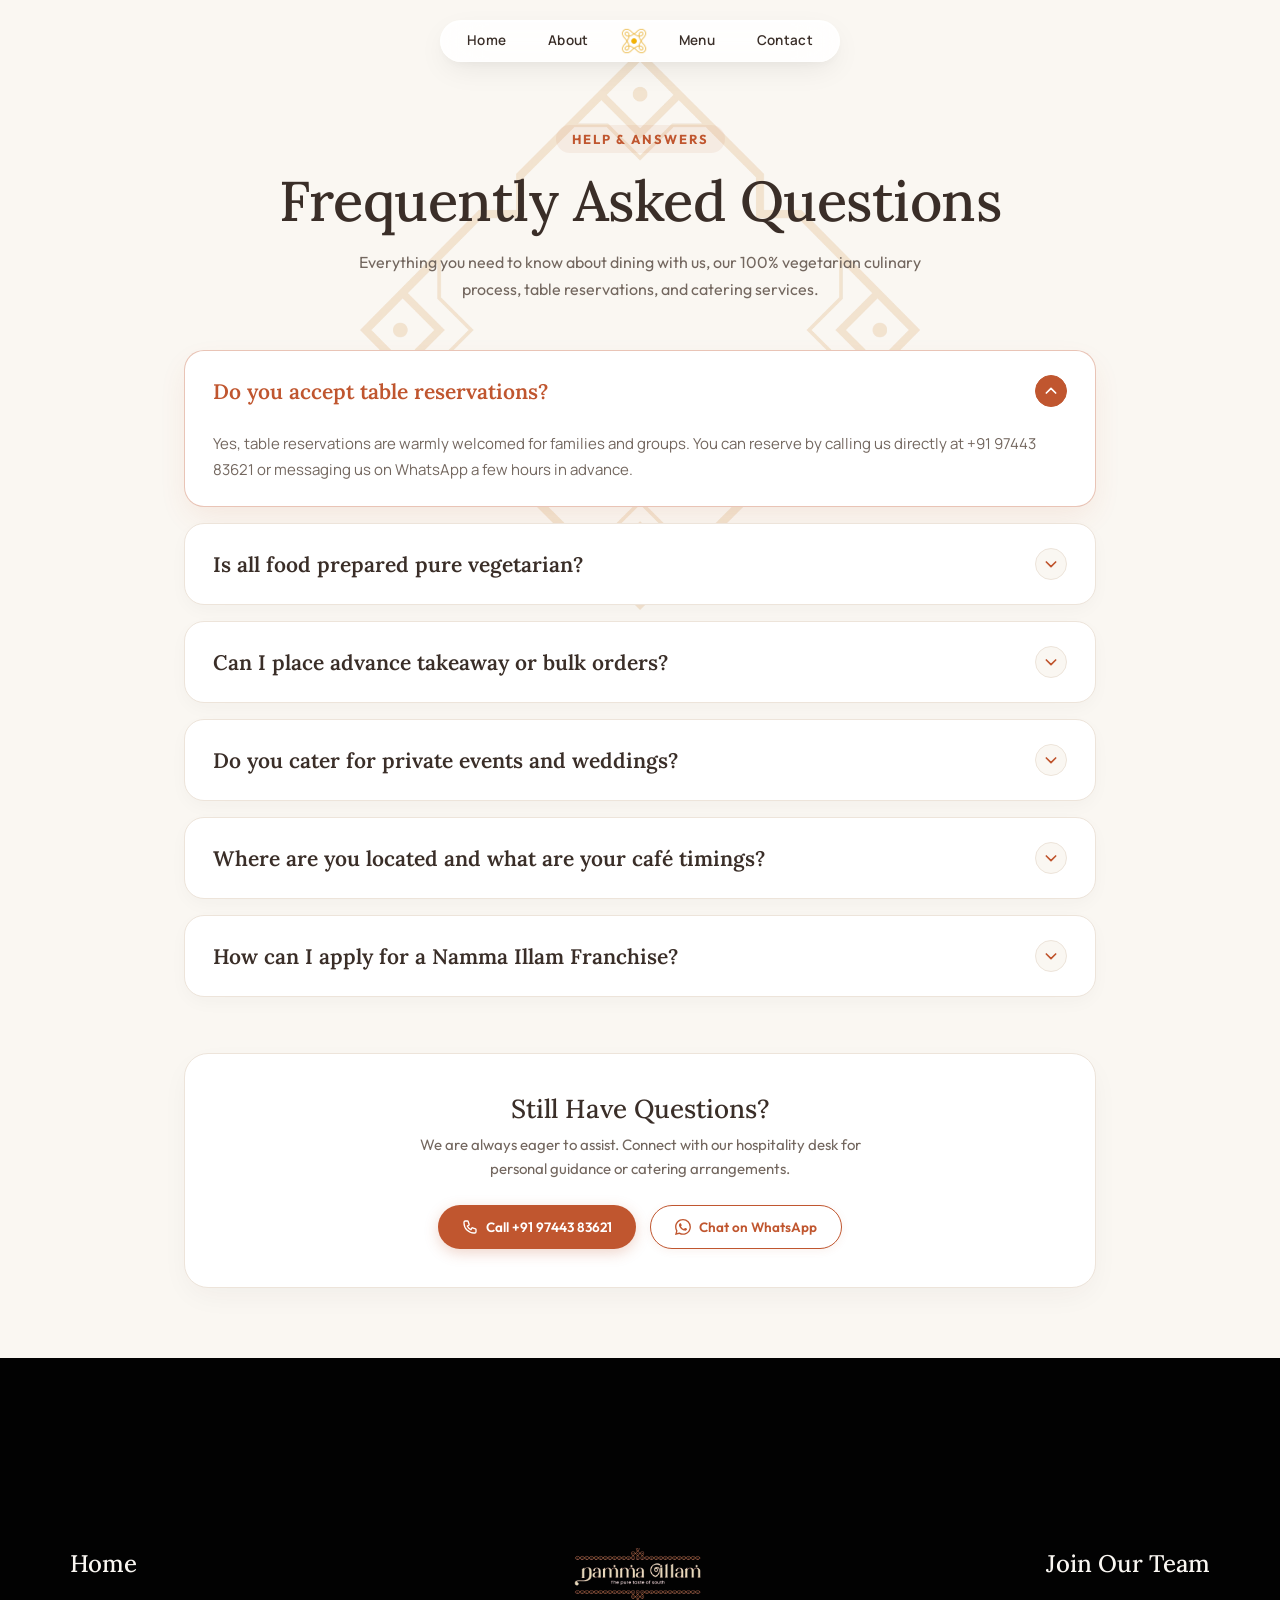
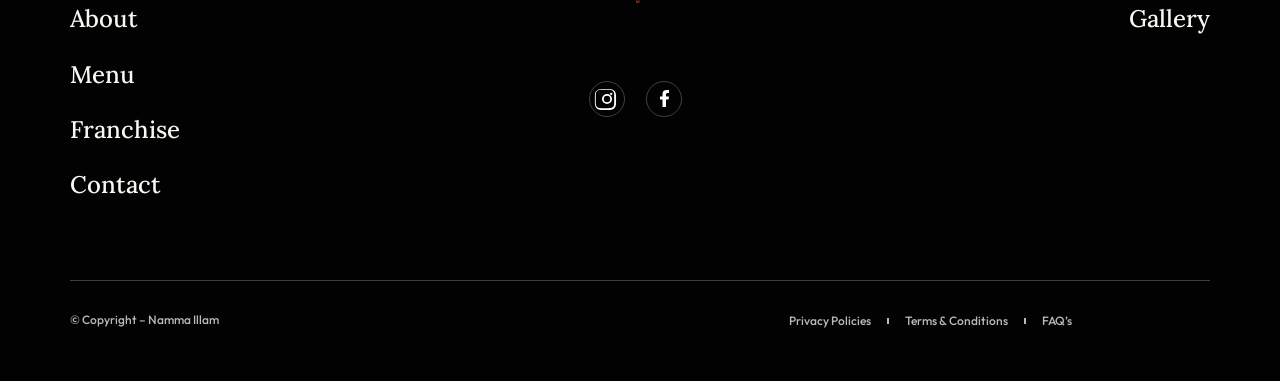
<file: faq.html>
<!DOCTYPE html>
<html lang="en-US" class="lenis">

<head>
  <meta http-equiv="Content-Type" content="text/html; charset=UTF-8">
  <meta name="viewport" content="width=device-width, initial-scale=1">
  <!-- Primary Meta Tags -->
  <title>Frequently Asked Questions (FAQ) | Namma Illam</title>
  <meta name="title" content="Frequently Asked Questions (FAQ) | Namma Illam">
  <meta name="description" content="Find answers to common questions about Namma Illam menu items, timings, dietary preferences, vegetarian options, and franchise details.">
  <link rel="canonical" href="https://nammaillam.in/faq.html">

  <!-- Open Graph / Facebook / WhatsApp -->
  <meta property="og:type" content="website">
  <meta property="og:site_name" content="Namma Illam">
  <meta property="og:url" content="https://nammaillam.in/faq.html">
  <meta property="og:title" content="Frequently Asked Questions (FAQ) | Namma Illam">
  <meta property="og:description" content="Find answers to common questions about Namma Illam menu items, timings, dietary preferences, vegetarian options, and franchise details.">
  <meta property="og:image" content="https://nammaillam.in/assets/optimized/shop.webp">

  <!-- Twitter Card -->
  <meta name="twitter:card" content="summary_large_image">
  <meta name="twitter:url" content="https://nammaillam.in/faq.html">
  <meta name="twitter:title" content="Frequently Asked Questions (FAQ) | Namma Illam">
  <meta name="twitter:description" content="Find answers to common questions about Namma Illam menu items, timings, dietary preferences, vegetarian options, and franchise details.">
  <meta name="twitter:image" content="https://nammaillam.in/assets/optimized/shop.webp">

  <!-- Mobile & PWA -->
  <link rel="manifest" href="manifest.json">
  <meta name="theme-color" content="#FAF7F2">
  <link rel="icon" type="image/webp" href="assets/optimized/logo.webp">
  <link rel="apple-touch-icon" href="assets/optimized/logo.webp">

  <!-- Fonts -->
  <link rel="preconnect" href="https://fonts.googleapis.com">
  <link rel="preconnect" href="https://fonts.gstatic.com" crossorigin>
  <link href="https://fonts.googleapis.com/css2?family=Lora:ital,wght@0,400;0,500;0,600;0,700;1,400&family=Manrope:wght@400;500;600;700&family=Outfit:wght@300;400;500;600;700;800;900&display=swap" rel="stylesheet">

  <link rel="stylesheet" id="hello-elementor-theme-style-css" href="assets/css/theme.css" media="all">
  <link rel="stylesheet" id="elementor-frontend-css" href="assets/css/frontend.min.css" media="all">
  <link rel="stylesheet" id="global-styles-css" href="assets/css/global.css" media="all">

  <style>
    :root {
      --primary: #3A2E28;
      --terracotta: #C0562F;
      --terracotta-dark: #A4431F;
      --terracotta-light: rgba(192, 86, 47, 0.08);
      --cream-bg: #FAF7F2;
      --card-bg: #FFFFFF;
      --text-main: #3A2E28;
      --text-muted: #73675F;
      --text-light: #9B8E85;
      --border-soft: #EDE4DA;
      --border-accent: #E2D1C1;
      --font-serif: 'Lora', Georgia, serif;
      --font-sans: 'Outfit', -apple-system, BlinkMacSystemFont, 'Segoe UI', Roboto, sans-serif;
    }

    * { margin: 0; padding: 0; box-sizing: border-box; }

    html, body {
      background-color: var(--cream-bg);
      font-family: var(--font-sans);
      color: var(--text-main);
      overflow-x: hidden !important;
      max-width: 100% !important;
      width: 100% !important;
      -webkit-font-smoothing: antialiased;
      -moz-osx-font-smoothing: grayscale;
    }

    /* --- FLOATING PILL HEADER --- */
    header {
      position: fixed;
      top: 20px;
      left: 0;
      width: 100%;
      max-width: 100%;
      z-index: 1000;
      display: flex;
      justify-content: center;
      background: transparent !important;
      box-shadow: none !important;
      pointer-events: none;
      transition: transform 0.35s cubic-bezier(0.16, 1, 0.3, 1), opacity 0.3s ease, top 0.3s ease;
      box-sizing: border-box;
    }

    .header-inner {
      pointer-events: auto;
      margin: 0 auto;
      max-width: fit-content;
      display: inline-flex;
      align-items: center;
      justify-content: center;
      gap: 6px;
      padding: 5px 8px;
      background: rgba(255, 255, 255, 0.88);
      backdrop-filter: blur(20px) saturate(180%);
      -webkit-backdrop-filter: blur(20px) saturate(180%);
      border: 1px solid rgba(255, 255, 255, 0.8);
      border-radius: 9999px;
      box-shadow: 0 10px 30px -5px rgba(0, 0, 0, 0.08), 0 4px 12px -2px rgba(0, 0, 0, 0.04), inset 0 1px 1px rgba(255, 255, 255, 0.9);
      transition: all 0.3s cubic-bezier(0.16, 1, 0.3, 1);
      box-sizing: border-box;
    }

    .sticky-header .header-inner {
      background: rgba(250, 245, 239, 0.94);
      border-color: rgba(192, 86, 47, 0.2);
      box-shadow: 0 12px 35px -5px rgba(45, 25, 15, 0.12), 0 4px 12px -2px rgba(0, 0, 0, 0.06), inset 0 1px 1px rgba(255, 255, 255, 0.95);
    }

    .nav-link {
      text-decoration: none;
      color: #3A2E28;
      font-family: "Manrope", sans-serif;
      font-weight: 600;
      font-size: 13.5px;
      letter-spacing: 0.3px;
      padding: 8px 18px;
      border-radius: 9999px;
      transition: all 0.25s ease;
      white-space: nowrap;
      display: inline-flex;
      align-items: center;
      justify-content: center;
      line-height: 1;
      text-transform: capitalize;
      box-sizing: border-box;
    }

    .nav-link:hover {
      color: var(--terracotta) !important;
      background: rgba(192, 86, 47, 0.08);
    }

    .nav-link.active {
      background: var(--terracotta) !important;
      color: #FFFFFF !important;
      box-shadow: 0 2px 10px rgba(192, 86, 47, 0.35);
    }

    .nammaillam-logo {
      display: inline-flex;
      align-items: center;
      justify-content: center;
      padding: 0 6px;
    }

    .nammaillam-logo img {
      width: 30px;
      height: 30px;
      object-fit: contain;
      transition: transform 0.25s ease;
      display: block;
    }

    .nammaillam-logo a:hover img {
      transform: scale(1.08);
    }

    @media (max-width: 767px) {
      header {
        top: 10px !important;
        padding: 0 10px !important;
        width: 100% !important;
      }

      .header-inner {
        gap: 3px !important;
        padding: 4px 6px !important;
        max-width: calc(100vw - 20px) !important;
        overflow: hidden !important;
      }

      .nav-link {
        font-size: 11px !important;
        padding: 6px 11px !important;
        letter-spacing: 0.2px !important;
        min-height: unset !important;
        flex: 0 0 auto !important;
      }

      .nammaillam-logo {
        padding: 0 2px !important;
      }

      .nammaillam-logo img {
        width: 24px !important;
        height: 24px !important;
      }
    }

    /* --- FAQ PAGE WRAPPER --- */
    .faq-page-wrapper {
      position: relative;
      background-color: var(--cream-bg);
      padding: 125px 24px 70px;
      max-width: 960px;
      margin: 0 auto;
      overflow: hidden;
      min-height: 85vh;
    }

    /* Background Brand Symbol Watermark */
    .watermark-motif {
      position: absolute;
      top: 50px;
      left: 50%;
      transform: translateX(-50%);
      width: min(560px, 92vw);
      height: min(560px, 92vw);
      pointer-events: none;
      z-index: 0;
      opacity: 0.16;
      user-select: none;
      display: flex;
      align-items: center;
      justify-content: center;
    }

    .watermark-motif img {
      width: 100%;
      height: 100%;
      object-fit: contain;
      display: block;
    }

    /* Hero Header */
    .faq-hero {
      position: relative;
      z-index: 1;
      text-align: center;
      margin-bottom: 48px;
    }

    .faq-tag {
      display: inline-flex;
      align-items: center;
      gap: 6px;
      font-size: 13px;
      letter-spacing: 2px;
      text-transform: uppercase;
      font-weight: 700;
      color: var(--terracotta);
      background: var(--terracotta-light);
      padding: 6px 16px;
      border-radius: 999px;
      margin-bottom: 16px;
    }

    .faq-hero-heading {
      font-family: var(--font-serif);
      font-size: clamp(34px, 5.2vw, 56px);
      line-height: 1.15;
      color: var(--primary);
      font-weight: 500;
      letter-spacing: -0.5px;
      margin-bottom: 16px;
    }

    .faq-hero-desc {
      font-size: 16px;
      line-height: 1.65;
      color: var(--text-muted);
      max-width: 600px;
      margin: 0 auto;
    }

    /* Accordion Container */
    .faq-accordion-list {
      position: relative;
      z-index: 1;
      display: flex;
      flex-direction: column;
      gap: 16px;
      margin-bottom: 56px;
    }

    .faq-card {
      background: var(--card-bg);
      border-radius: 20px;
      border: 1px solid var(--border-soft);
      box-shadow: 0 6px 20px -3px rgba(58, 46, 40, 0.04);
      overflow: hidden;
      transition: all 0.25s ease;
    }

    .faq-card:hover {
      border-color: var(--border-accent);
      box-shadow: 0 10px 28px -4px rgba(58, 46, 40, 0.08);
    }

    .faq-card.active {
      border-color: rgba(192, 86, 47, 0.35);
      box-shadow: 0 12px 30px -4px rgba(192, 86, 47, 0.1);
    }

    .faq-header-btn {
      width: 100%;
      background: transparent;
      border: none;
      padding: 24px 28px;
      display: flex;
      align-items: center;
      justify-content: space-between;
      gap: 16px;
      text-align: left;
      cursor: pointer;
      font-family: var(--font-serif);
      font-size: clamp(18px, 2.2vw, 21px);
      font-weight: 600;
      color: var(--primary);
      transition: color 0.2s ease;
    }

    .faq-header-btn:hover {
      color: var(--terracotta);
    }

    .faq-card.active .faq-header-btn {
      color: var(--terracotta);
    }

    .faq-icon-indicator {
      width: 32px;
      height: 32px;
      border-radius: 50%;
      background: var(--cream-bg);
      border: 1px solid var(--border-soft);
      display: flex;
      align-items: center;
      justify-content: center;
      flex-shrink: 0;
      color: var(--terracotta);
      transition: all 0.3s ease;
    }

    .faq-card.active .faq-icon-indicator {
      transform: rotate(180deg);
      background: var(--terracotta);
      border-color: var(--terracotta);
      color: #FFFFFF;
    }

    .faq-body-content {
      max-height: 0;
      overflow: hidden;
      transition: max-height 0.35s cubic-bezier(0.4, 0, 0.2, 1);
      padding: 0 28px;
    }

    .faq-body-content p {
      font-family: 'Manrope', sans-serif;
      font-size: 15px;
      line-height: 1.7;
      color: var(--text-muted);
      padding-bottom: 24px;
      margin: 0;
    }

    /* Support CTA Card */
    .faq-support-card {
      position: relative;
      z-index: 1;
      background: var(--card-bg);
      border: 1px solid var(--border-soft);
      border-radius: 24px;
      padding: 38px 32px;
      text-align: center;
      box-shadow: 0 10px 30px -5px rgba(58, 46, 40, 0.05);
    }

    .faq-support-card h3 {
      font-family: var(--font-serif);
      font-size: 26px;
      color: var(--primary);
      margin-bottom: 8px;
    }

    .faq-support-card p {
      font-size: 15px;
      color: var(--text-muted);
      max-width: 500px;
      margin: 0 auto 24px;
      line-height: 1.6;
    }

    .support-actions-row {
      display: flex;
      justify-content: center;
      flex-wrap: wrap;
      gap: 14px;
    }

    .support-btn-primary {
      display: inline-flex;
      align-items: center;
      gap: 8px;
      background: var(--terracotta);
      color: #FFFFFF !important;
      padding: 12px 24px;
      border-radius: 9999px;
      font-weight: 600;
      font-size: 13.5px;
      text-decoration: none;
      transition: all 0.25s ease;
      box-shadow: 0 4px 14px rgba(192, 86, 47, 0.25);
    }

    .support-btn-primary:hover {
      background: var(--terracotta-dark);
      transform: translateY(-1px);
    }

    .support-btn-whatsapp {
      display: inline-flex;
      align-items: center;
      gap: 8px;
      background: #FFFFFF;
      color: var(--terracotta) !important;
      border: 1.5px solid var(--terracotta);
      padding: 12px 24px;
      border-radius: 9999px;
      font-weight: 600;
      font-size: 13.5px;
      text-decoration: none;
      transition: all 0.25s ease;
      box-shadow: 0 2px 8px rgba(192, 86, 47, 0.08);
    }

    .support-btn-whatsapp:hover {
      background: var(--terracotta-light);
      transform: translateY(-1px);
    }

    .support-btn-whatsapp svg {
      width: 16px;
      height: 16px;
      fill: currentColor;
    }

    @media (max-width: 767px) {
      .faq-page-wrapper {
        padding: 95px 16px 50px;
      }
      .faq-header-btn {
        padding: 20px 18px;
      }
      .faq-body-content {
        padding: 0 18px;
      }
      .faq-support-card {
        padding: 28px 18px;
      }
      .support-actions-row {
        flex-direction: column;
      }
      .support-btn-primary, .support-btn-whatsapp {
        width: 100%;
        text-align: center;
        justify-content: center;
      }
    }
  </style>

  <!-- Universal Brand Preloader Style -->
  <style id="nammaillam-preloader-style">
    body.loading {
      overflow: hidden !important;
    }

    #pageLoader {
      position: fixed;
      top: 0;
      left: 0;
      width: 100vw;
      height: 100vh;
      background-color: #FAF7F2;
      z-index: 9999999;
      display: flex;
      flex-direction: column;
      align-items: center;
      justify-content: center;
      transition: opacity 0.5s cubic-bezier(0.4, 0, 0.2, 1), visibility 0.5s ease;
      will-change: opacity, visibility;
    }

    #pageLoader.fade-out {
      opacity: 0;
      visibility: hidden;
      pointer-events: none;
    }

    .kolam-loader-container {
      display: flex;
      flex-direction: column;
      align-items: center;
      justify-content: center;
      text-align: center;
      padding: 20px;
    }

    .kolam-art-wrapper {
      position: relative;
      width: 130px;
      height: 130px;
      display: flex;
      align-items: center;
      justify-content: center;
      margin-bottom: 24px;
    }

    .kolam-svg-rotating {
      position: absolute;
      top: 0;
      left: 0;
      width: 100%;
      height: 100%;
      animation: kolamSlowSpin 24s linear infinite;
      transform-origin: center;
    }

    .kolam-svg-static {
      position: absolute;
      top: 0;
      left: 0;
      width: 100%;
      height: 100%;
    }

    .kolam-stroke {
      stroke: #C0562F;
      stroke-width: 1.8;
      stroke-linecap: round;
      stroke-linejoin: round;
      fill: none;
      stroke-dasharray: 280;
      stroke-dashoffset: 280;
      animation: kolamDrawLine 2.2s cubic-bezier(0.4, 0, 0.2, 1) forwards;
    }

    .kolam-stroke-gold {
      stroke: #D49A3D;
      stroke-width: 1.4;
      stroke-linecap: round;
      stroke-linejoin: round;
      fill: none;
      stroke-dasharray: 200;
      stroke-dashoffset: 200;
      animation: kolamDrawLine 2.6s cubic-bezier(0.4, 0, 0.2, 1) 0.2s forwards;
    }

    .kolam-dots {
      fill: #C0562F;
      opacity: 0;
      animation: kolamDotsFade 1.6s ease 0.6s forwards, kolamDotsPulse 2.4s ease-in-out 2.2s infinite;
    }

    .kolam-dots-gold {
      fill: #D49A3D;
      opacity: 0;
      animation: kolamDotsFade 1.8s ease 0.8s forwards, kolamDotsPulse 2.4s ease-in-out 2.4s infinite;
    }

    .kolam-ring {
      fill: none;
      stroke: rgba(192, 86, 47, 0.22);
      stroke-width: 1;
      stroke-dasharray: 4 4;
      animation: kolamRingPulse 3s ease-in-out infinite;
    }

    .kolam-center-logo {
      width: 44px;
      height: 44px;
      object-fit: contain;
      z-index: 2;
      filter: drop-shadow(0 2px 10px rgba(192, 86, 47, 0.25));
      animation: kolamLogoBreathe 2.6s ease-in-out infinite;
    }

    .kolam-brand-title {
      font-family: 'Lora', Georgia, serif;
      font-size: 21px;
      font-weight: 600;
      letter-spacing: 4px;
      color: #3A2E28;
      margin: 0 0 6px 0;
      text-transform: uppercase;
      opacity: 0;
      transform: translateY(6px);
      animation: kolamTextRise 0.8s ease 0.4s forwards;
    }

    .kolam-subtitle {
      font-family: 'Outfit', sans-serif;
      font-size: 13px;
      letter-spacing: 2px;
      color: #C0562F;
      font-weight: 500;
      margin: 0;
      opacity: 0;
      transform: translateY(6px);
      animation: kolamTextRise 0.8s ease 0.7s forwards;
    }

    @keyframes kolamDrawLine { to { stroke-dashoffset: 0; } }
    @keyframes kolamSlowSpin { from { transform: rotate(0deg); } to { transform: rotate(360deg); } }
    @keyframes kolamDotsFade { to { opacity: 0.95; } }
    @keyframes kolamDotsPulse {
      0%, 100% { opacity: 0.95; transform: scale(1); }
      50% { opacity: 0.45; transform: scale(0.85); }
    }
    @keyframes kolamRingPulse {
      0%, 100% { opacity: 0.25; transform: scale(1); }
      50% { opacity: 0.55; transform: scale(1.03); }
    }
    @keyframes kolamLogoBreathe {
      0%, 100% { transform: scale(0.96); }
      50% { transform: scale(1.05); }
    }
    @keyframes kolamTextRise { to { opacity: 1; transform: translateY(0); } }
  </style>

  <link rel="stylesheet" id="widget-image-css" href="assets/css/widget-image.min.css" media="all">
  <link rel="stylesheet" id="widget-nav-menu-css" href="assets/css/widget-nav-menu.min.css" media="all">
  <link rel="stylesheet" id="widget-icon-list-css" href="assets/css/widget-icon-list.min.css" media="all">
  <link rel="stylesheet" id="elementor-post-1468-css" href="assets/css/post-1468.css" media="all">
</head>

<body>
  <!-- Universal Heritage Preloader -->
  <div id="pageLoader" aria-label="Loading Namma Illam" role="status">
    <div class="kolam-loader-container">
      <div class="kolam-art-wrapper">
        <svg class="kolam-svg-rotating" viewBox="0 0 160 160">
          <circle class="kolam-ring" cx="80" cy="80" r="72" />
          <circle class="kolam-ring" cx="80" cy="80" r="55" />
          <g transform="translate(80, 80)">
            <path class="kolam-stroke-gold" d="M 0 -55 C -12 -65 -10 -75 0 -77 C 10 -75 12 -65 0 -55 Z" />
            <path class="kolam-stroke-gold" d="M 0 -55 C -12 -65 -10 -75 0 -77 C 10 -75 12 -65 0 -55 Z" transform="rotate(45)" />
            <path class="kolam-stroke-gold" d="M 0 -55 C -12 -65 -10 -75 0 -77 C 10 -75 12 -65 0 -55 Z" transform="rotate(90)" />
            <path class="kolam-stroke-gold" d="M 0 -55 C -12 -65 -10 -75 0 -77 C 10 -75 12 -65 0 -55 Z" transform="rotate(135)" />
            <path class="kolam-stroke-gold" d="M 0 -55 C -12 -65 -10 -75 0 -77 C 10 -75 12 -65 0 -55 Z" transform="rotate(180)" />
            <path class="kolam-stroke-gold" d="M 0 -55 C -12 -65 -10 -75 0 -77 C 10 -75 12 -65 0 -55 Z" transform="rotate(225)" />
            <path class="kolam-stroke-gold" d="M 0 -55 C -12 -65 -10 -75 0 -77 C 10 -75 12 -65 0 -55 Z" transform="rotate(270)" />
            <path class="kolam-stroke-gold" d="M 0 -55 C -12 -65 -10 -75 0 -77 C 10 -75 12 -65 0 -55 Z" transform="rotate(315)" />
          </g>
          <circle class="kolam-dots-gold" cx="80" cy="9" r="2.2" />
          <circle class="kolam-dots-gold" cx="130" cy="30" r="2.2" />
          <circle class="kolam-dots-gold" cx="151" cy="80" r="2.2" />
          <circle class="kolam-dots-gold" cx="130" cy="130" r="2.2" />
          <circle class="kolam-dots-gold" cx="80" cy="151" r="2.2" />
          <circle class="kolam-dots-gold" cx="30" cy="130" r="2.2" />
          <circle class="kolam-dots-gold" cx="9" cy="80" r="2.2" />
          <circle class="kolam-dots-gold" cx="30" cy="30" r="2.2" />
        </svg>

        <svg class="kolam-svg-static" viewBox="0 0 160 160">
          <g transform="translate(80, 80)">
            <path class="kolam-stroke" d="M 0 -36 C -18 -36 -28 -18 -20 0 C -28 18 -18 36 0 36 C 18 36 28 18 20 0 C 28 -18 18 -36 0 -36 Z" />
            <path class="kolam-stroke" d="M 0 -36 C -18 -36 -28 -18 -20 0 C -28 18 -18 36 0 36 C 18 36 28 18 20 0 C 28 -18 18 -36 0 -36 Z" transform="rotate(45)" />
            <circle class="kolam-stroke" cx="0" cy="0" r="30" stroke-dasharray="190" />
          </g>
          <circle class="kolam-dots" cx="80" cy="39" r="2.8" />
          <circle class="kolam-dots" cx="109" cy="51" r="2.5" />
          <circle class="kolam-dots" cx="121" cy="80" r="2.8" />
          <circle class="kolam-dots" cx="109" cy="109" r="2.5" />
          <circle class="kolam-dots" cx="80" cy="121" r="2.8" />
          <circle class="kolam-dots" cx="51" cy="109" r="2.5" />
          <circle class="kolam-dots" cx="39" cy="80" r="2.8" />
          <circle class="kolam-dots" cx="51" cy="51" r="2.5" />
        </svg>

        <img class="kolam-center-logo" src="assets/optimized/logo-icon-transparent.webp" alt="Namma Illam Diya">
      </div>

      <h3 class="kolam-brand-title">NAMMA ILLAM</h3>
      <p class="kolam-subtitle">Welcome to Namma Illam...</p>
    </div>
  </div>

  <!-- Unified Dynamic Island Header -->
  <header id="siteHeader">
    <div class="header-inner">
      <a href="index.html" class="nav-link">Home</a>
      <a href="about.html" class="nav-link">About</a>
      <div class="nammaillam-logo">
        <a href="index.html" aria-label="Namma Illam Home">
          <img width="30" height="30" src="assets/optimized/logo-icon-transparent.webp" alt="Namma Illam Logo">
        </a>
      </div>
      <a href="menu.html" class="nav-link">Menu</a>
      <a href="contact.html" class="nav-link">Contact</a>
    </div>
  </header>

  <!-- Main FAQ Wrapper -->
  <main class="faq-page-wrapper">
    <!-- Centered Brand Watermark Motif -->
    <div class="watermark-motif" aria-hidden="true">
      <img src="assets/optimized/namma-illam-symbol.webp" alt="" width="560" height="560" loading="eager" decoding="async">
    </div>

    <!-- Hero Header -->
    <section class="faq-hero">
      <span class="faq-tag">Help &amp; Answers</span>
      <h1 class="faq-hero-heading">Frequently Asked Questions</h1>
      <p class="faq-hero-desc">Everything you need to know about dining with us, our 100% vegetarian culinary process, table reservations, and catering services.</p>
    </section>

    <!-- Accordion List -->
    <section class="faq-accordion-list">
      <!-- Item 1 -->
      <article class="faq-card active">
        <button class="faq-header-btn" onclick="toggleFaq(this)" aria-expanded="true">
          <span>Do you accept table reservations?</span>
          <span class="faq-icon-indicator">
            <svg xmlns="http://www.w3.org/2000/svg" width="16" height="16" fill="none" viewBox="0 0 24 24" stroke="currentColor"><path stroke-linecap="round" stroke-linejoin="round" stroke-width="2.5" d="M19 9l-7 7-7-7" /></svg>
          </span>
        </button>
        <div class="faq-body-content" style="max-height: 140px;">
          <p>Yes, table reservations are warmly welcomed for families and groups. You can reserve by calling us directly at +91 97443 83621 or messaging us on WhatsApp a few hours in advance.</p>
        </div>
      </article>

      <!-- Item 2 -->
      <article class="faq-card">
        <button class="faq-header-btn" onclick="toggleFaq(this)" aria-expanded="false">
          <span>Is all food prepared pure vegetarian?</span>
          <span class="faq-icon-indicator">
            <svg xmlns="http://www.w3.org/2000/svg" width="16" height="16" fill="none" viewBox="0 0 24 24" stroke="currentColor"><path stroke-linecap="round" stroke-linejoin="round" stroke-width="2.5" d="M19 9l-7 7-7-7" /></svg>
          </span>
        </button>
        <div class="faq-body-content">
          <p>Absolutely. Namma Illam is a dedicated 100% pure vegetarian kitchen. We cook exclusively with pure cow ghee, stone-ground batter, authentic podis, and fresh native ingredients without any preservatives or artificial additives.</p>
        </div>
      </article>

      <!-- Item 3 -->
      <article class="faq-card">
        <button class="faq-header-btn" onclick="toggleFaq(this)" aria-expanded="false">
          <span>Can I place advance takeaway or bulk orders?</span>
          <span class="faq-icon-indicator">
            <svg xmlns="http://www.w3.org/2000/svg" width="16" height="16" fill="none" viewBox="0 0 24 24" stroke="currentColor"><path stroke-linecap="round" stroke-linejoin="round" stroke-width="2.5" d="M19 9l-7 7-7-7" /></svg>
          </span>
        </button>
        <div class="faq-body-content">
          <p>Yes! We accept advance pickup orders for breakfast boxes, office gatherings, and festivals. Simply WhatsApp or call us with your required timing and items, and your order will be hot and packed upon arrival.</p>
        </div>
      </article>

      <!-- Item 4 -->
      <article class="faq-card">
        <button class="faq-header-btn" onclick="toggleFaq(this)" aria-expanded="false">
          <span>Do you cater for private events and weddings?</span>
          <span class="faq-icon-indicator">
            <svg xmlns="http://www.w3.org/2000/svg" width="16" height="16" fill="none" viewBox="0 0 24 24" stroke="currentColor"><path stroke-linecap="round" stroke-linejoin="round" stroke-width="2.5" d="M19 9l-7 7-7-7" /></svg>
          </span>
        </button>
        <div class="faq-body-content">
          <p>Yes, we provide live South Indian breakfast and tiffin counters for weddings, corporate breakfasts, family poojas, and celebrations across Kerala. Contact us via our Catering form or WhatsApp for customized menus.</p>
        </div>
      </article>

      <!-- Item 5 -->
      <article class="faq-card">
        <button class="faq-header-btn" onclick="toggleFaq(this)" aria-expanded="false">
          <span>Where are you located and what are your café timings?</span>
          <span class="faq-icon-indicator">
            <svg xmlns="http://www.w3.org/2000/svg" width="16" height="16" fill="none" viewBox="0 0 24 24" stroke="currentColor"><path stroke-linecap="round" stroke-linejoin="round" stroke-width="2.5" d="M19 9l-7 7-7-7" /></svg>
          </span>
        </button>
        <div class="faq-body-content">
          <p>We are conveniently situated Near Alappuzha Lighthouse on CCSB Road, Alappuzha, Kerala. Our café doors are open all 7 days a week from 6:30 AM to 10:30 PM.</p>
        </div>
      </article>

      <!-- Item 6 -->
      <article class="faq-card">
        <button class="faq-header-btn" onclick="toggleFaq(this)" aria-expanded="false">
          <span>How can I apply for a Namma Illam Franchise?</span>
          <span class="faq-icon-indicator">
            <svg xmlns="http://www.w3.org/2000/svg" width="16" height="16" fill="none" viewBox="0 0 24 24" stroke="currentColor"><path stroke-linecap="round" stroke-linejoin="round" stroke-width="2.5" d="M19 9l-7 7-7-7" /></svg>
          </span>
        </button>
        <div class="faq-body-content">
          <p>Visit our dedicated <a href="franchise.html" style="color: var(--terracotta); font-weight: 600; text-decoration: underline;">Franchise Page</a> to view our turnkey operational model, revenue projections, and submit your partnership inquiry directly.</p>
        </div>
      </article>
    </section>

    <!-- Support CTA Card -->
    <section class="faq-support-card">
      <h3>Still Have Questions?</h3>
      <p>We are always eager to assist. Connect with our hospitality desk for personal guidance or catering arrangements.</p>
      <div class="support-actions-row">
        <a href="tel:+919744383621" class="support-btn-primary">
          <svg xmlns="http://www.w3.org/2000/svg" width="16" height="16" fill="none" viewBox="0 0 24 24" stroke="currentColor"><path stroke-linecap="round" stroke-linejoin="round" stroke-width="2" d="M3 5a2 2 0 012-2h3.28a1 1 0 01.948.684l1.498 4.493a1 1 0 01-.502 1.21l-2.257 1.13a11.042 11.042 0 005.516 5.516l1.13-2.257a1 1 0 011.21-.502l4.493 1.498a1 1 0 01.684.949V19a2 2 0 01-2 2h-1C9.716 21 3 14.284 3 6V5z"/></svg>
          <span>Call +91 97443 83621</span>
        </a>
        <a href="https://wa.me/919744383621?text=Hello%20Namma%20Illam,%20I%20have%20a%20question." target="_blank" rel="noopener" class="support-btn-whatsapp">
          <svg xmlns="http://www.w3.org/2000/svg" viewBox="0 0 16 16"><path d="M13.601 2.326A7.85 7.85 0 0 0 7.994 0C3.627 0 .068 3.558.064 7.926c0 1.399.366 2.76 1.057 3.965L0 16l4.204-1.102a7.9 7.9 0 0 0 3.79.965h.004c4.368 0 7.926-3.558 7.93-7.93A7.9 7.9 0 0 0 13.6 2.326zM7.994 14.521a6.6 6.6 0 0 1-3.356-.92l-.24-.144-2.494.654.666-2.433-.156-.251a6.56 6.56 0 0 1-1.007-3.505c0-3.626 2.957-6.584 6.591-6.584a6.56 6.56 0 0 1 4.66 1.931 6.56 6.56 0 0 1 1.928 4.66c-.004 3.639-2.961 6.592-6.592 6.592m3.615-4.934c-.197-.099-1.17-.578-1.353-.646-.182-.065-.315-.099-.445.099-.133.197-.513.646-.627.775-.114.133-.232.148-.43.05-.197-.1-.836-.308-1.592-.985-.59-.525-.985-1.175-1.103-1.372-.114-.198-.011-.304.088-.403.087-.088.197-.232.296-.346.1-.114.133-.198.198-.33.065-.134.034-.248-.015-.347-.05-.099-.445-1.076-.612-1.47-.16-.389-.323-.335-.445-.34-.114-.007-.247-.007-.38-.007a.73.73 0 0 0-.529.247c-.182.198-.691.677-.691 1.654s.707 1.916.804 2.05c.098.133 1.392 2.122 3.372 2.977.47.203.838.324 1.125.416.474.152.905.13 1.246.08.38-.058 1.17-.478 1.336-.942.164-.464.164-.862.114-.942-.049-.079-.182-.133-.38-.23z"/></svg>
          <span>Chat on WhatsApp</span>
        </a>
      </div>
    </section>
  </main>

  <!-- Unified Heritage Footer -->
  <footer data-elementor-type="footer" data-elementor-id="1468" class="elementor elementor-1468 elementor-location-footer" data-elementor-post-type="elementor_library" style="background-color:#020202; width:100%; font-size:12px; line-height:1.1; margin:0; padding:0;">
    <div class="elementor-element elementor-element-f8abbf3 e-flex e-con-boxed e-con e-parent e-lazyloaded" data-id="f8abbf3" data-element_type="container" data-settings="{&quot;background_background&quot;:&quot;classic&quot;}">
      <div class="e-con-inner" style="margin: 0 auto; max-width: 1140px;">
        <div class="elementor-element elementor-element-d635aa4 e-con-full e-grid e-con e-child" data-id="d635aa4" data-element_type="container">
          <div class="elementor-element elementor-element-858ce51 e-con-full e-flex e-con e-child" data-id="858ce51" data-element_type="container">
            <div class="elementor-element elementor-element-db824ce elementor-nav-menu--dropdown-none elementor-widget elementor-widget-nav-menu" data-id="db824ce" data-element_type="widget">
              <nav aria-label="Menu" class="elementor-nav-menu--main elementor-nav-menu__container elementor-nav-menu--layout-vertical e--pointer-none">
                <ul id="menu-1-db824ce" class="elementor-nav-menu sm-vertical">
                  <li class="menu-item"><a href="index.html" class="elementor-item">Home</a></li>
                  <li class="menu-item"><a href="about.html" class="elementor-item">About</a></li>
                  <li class="menu-item"><a href="menu.html" class="elementor-item">Menu</a></li>
                  <li class="menu-item"><a href="franchise.html" class="elementor-item">Franchise</a></li>
                  <li class="menu-item"><a href="contact.html" class="elementor-item">Contact</a></li>
                </ul>
              </nav>
            </div>
          </div>
          <div class="elementor-element elementor-element-839b21a e-con-full e-flex e-con e-child" data-id="839b21a" data-element_type="container">
            <div class="elementor-element elementor-element-bac44e5 elementor-widget elementor-widget-image" data-id="bac44e5" data-element_type="widget" data-widget_type="image.default">
              <a href="index.html">
                <img width="70" height="70" src="assets/optimized/footer-logo.webp" class="attachment-large size-large wp-image-1785" alt="Namma Illam Logo" loading="lazy" decoding="async" style="display: block; margin: 0 auto; width: 210px; max-width: 85%; height:auto;">
              </a>
            </div>
            <div class="elementor-element elementor-element-4f67fee elementor-icon-list--layout-inline elementor-align-center elementor-widget elementor-widget-icon-list" data-id="4f67fee" data-element_type="widget">
              <ul class="elementor-icon-list-items elementor-inline-items">
                <li class="elementor-icon-list-item elementor-inline-item">
                  <a href="https://www.instagram.com/thenammaillamcafe?igsh=a2EyOXVldjY2aTB6" target="_blank" aria-label="Instagram">
                    <span class="elementor-icon-list-icon">
                      <svg xmlns="http://www.w3.org/2000/svg" width="36" height="36" viewBox="0 0 36 36" fill="none"><rect x="0.5" y="0.5" width="35" height="35" rx="17.5" stroke="#414141"></rect><path d="M18 13a5 5 0 1 0 0 10 5 5 0 0 0 0-10zm0 8.2a3.2 3.2 0 1 1 0-6.4 3.2 3.2 0 0 1 0 6.4zm5.4-8.4a1.17 1.17 0 1 1-2.34 0 1.17 1.17 0 0 1 2.34 0zm3.56 1.48c-.08-1.7-.47-3.2-1.72-4.44-1.25-1.25-2.74-1.64-4.44-1.72-1.75-.1-7-.1-8.75 0-1.7.08-3.2.47-4.44 1.72C6.4 10.89 6.01 12.38 5.93 14.08c-.1 1.75-.1 7 0 8.75.08 1.7.47 3.2 1.72 4.44 1.25 1.25 2.74 1.64 4.44 1.72 1.75.1 7 .1 8.75 0 1.7-.08 3.2-.47 4.44-1.72 1.25-1.25 1.64-2.74 1.72-4.44.1-1.75.1-7 0-8.75zm-2.18 10.45c-.37.93-1.08 1.64-2.01 2.01-1.4.56-4.71.43-6.77.43s-5.38.13-6.77-.43c-.93-.37-1.64-1.08-2.01-2.01-.56-1.4-.43-4.71-.43-6.77s-.13-5.38.43-6.77c.37-.93 1.08-1.64 2.01-2.01 1.4-.56 4.71-.43 6.77-.43s5.38-.13 6.77.43c.93.37 1.64 1.08 2.01 2.01.56 1.4.43 4.71.43 6.77s.13 5.38-.43 6.77z" fill="white"/></svg>
                    </span>
                  </a>
                </li>
                <li class="elementor-icon-list-item elementor-inline-item">
                  <a href="https://www.facebook.com/share/1DBpCtL2mM/" target="_blank" aria-label="Facebook">
                    <span class="elementor-icon-list-icon">
                      <svg xmlns="http://www.w3.org/2000/svg" width="36" height="36" viewBox="0 0 36 36" fill="none"><rect x="0.5" y="0.5" width="35" height="35" rx="17.5" stroke="#414141"></rect><path d="M20 18.5h2.5l.5-3h-3v-2c0-.83.67-1.5 1.5-1.5H23V9h-2.5C18 9 16.5 10.5 16.5 13v2.5H14v3h2.5V26h3.5v-7.5z" fill="white"/></svg>
                    </span>
                  </a>
                </li>
              </ul>
            </div>
          </div>
          <div class="elementor-element elementor-element-b60226f e-con-full e-flex e-con e-child" data-id="b60226f" data-element_type="container">
            <div class="elementor-element elementor-element-1917104 elementor-nav-menu--dropdown-none elementor-nav-menu__align-end elementor-widget elementor-widget-nav-menu" data-id="1917104" data-element_type="widget">
              <nav aria-label="Menu" class="elementor-nav-menu--main elementor-nav-menu__container elementor-nav-menu--layout-vertical e--pointer-none">
                <ul id="menu-1-1917104" class="elementor-nav-menu sm-vertical">
                  <li class="menu-item"><a href="careers.html" class="elementor-item">Join Our Team</a></li>
                  <li class="menu-item"><a href="gallery.html" class="elementor-item">Gallery</a></li>
                </ul>
              </nav>
            </div>
          </div>
        </div>
        <div class="elementor-element elementor-element-86df6c2 e-con-full e-flex e-con e-child" data-id="86df6c2" data-element_type="container">
          <div class="elementor-element elementor-element-50a178d e-con-full e-flex e-con e-child" data-id="50a178d" data-element_type="container">
            <div class="elementor-element elementor-element-981fce2 elementor-widget elementor-widget-text-editor" data-id="981fce2" data-element_type="widget" data-widget_type="text-editor.default">
              <p>© Copyright – Namma Illam</p>
            </div>
          </div>
          <div class="elementor-element elementor-element-d177572 e-con-full e-flex e-con e-child" data-id="d177572" data-element_type="container">
            <div class="elementor-element elementor-element-c5c7c8d elementor-icon-list--layout-traditional elementor-widget elementor-widget-icon-list" data-id="c5c7c8d" data-element_type="widget">
              <ul class="elementor-icon-list-items">
                <li class="elementor-icon-list-item"><a href="privacy.html"><span class="elementor-icon-list-text">Privacy Policies</span></a></li>
              </ul>
            </div>
            <div class="elementor-element elementor-element-065f7a3 elementor-icon-list--layout-traditional elementor-widget elementor-widget-icon-list" data-id="065f7a3" data-element_type="widget">
              <ul class="elementor-icon-list-items">
                <li class="elementor-icon-list-item"><a href="terms.html"><span class="elementor-icon-list-text">Terms &amp; Conditions</span></a></li>
              </ul>
            </div>
            <div class="elementor-element elementor-element-6dadf92 elementor-icon-list--layout-traditional elementor-widget elementor-widget-icon-list" data-id="6dadf92" data-element_type="widget">
              <ul class="elementor-icon-list-items">
                <li class="elementor-icon-list-item"><a href="faq.html"><span class="elementor-icon-list-text">FAQ’s</span></a></li>
              </ul>
            </div>
          </div>
        </div>
      </div>
    </div>
    <style>
      footer.elementor-location-footer,
      .elementor-location-footer {
        background-color: #020202 !important;
        width: 100vw !important;
        max-width: 100vw !important;
        margin-left: calc(50% - 50vw) !important;
        margin-right: calc(50% - 50vw) !important;
        position: relative !important;
        box-sizing: border-box !important;
        padding: 40px 0 20px !important;
        overflow: hidden !important;
        z-index: 20 !important;
      }
      .elementor-location-footer .elementor-element-f8abbf3,
      .elementor-location-footer .e-con,
      .elementor-location-footer .e-con-inner,
      .elementor-location-footer .e-con-full,
      .elementor-location-footer .e-child {
        background-color: #020202 !important;
        background: #020202 !important;
      }
      .elementor-location-footer .elementor-element-f8abbf3 {
        width: 100% !important;
        max-width: 100% !important;
        margin: 0 !important;
        padding-left: clamp(15px, 4vw, 30px) !important;
        padding-right: clamp(15px, 4vw, 30px) !important;
        box-sizing: border-box !important;
      }
      .elementor-location-footer .e-con-inner {
        max-width: 1140px !important;
        width: 100% !important;
        margin: 0 auto !important;
        box-sizing: border-box !important;
      }
      .elementor-location-footer p {
        margin: 0 !important;
        font-size: 12px !important;
        line-height: 1.1 !important;
        color: #B9B9B9 !important;
      }
      .elementor-location-footer .elementor-widget-image img {
        width: 210px !important;
        max-width: 85% !important;
        height: auto !important;
        display: block !important;
        margin: 0 auto 16px !important;
        object-fit: contain !important;
      }
      .elementor-location-footer .elementor-icon-list-items {
        margin: 0 !important;
        padding: 0 !important;
      }
      .elementor-location-footer a,
      .elementor-location-footer .elementor-item,
      .elementor-location-footer .elementor-icon-list-text {
        color: #FAF7F2 !important;
        text-decoration: none !important;
        font-family: 'Lora', Georgia, serif !important;
        font-size: 24px !important;
        line-height: 1.3 !important;
        transition: color 0.3s ease !important;
      }
      .elementor-location-footer .elementor-icon-list-text {
        font-family: 'Outfit', sans-serif !important;
        font-size: 12px !important;
        color: #B9B9B9 !important;
      }
      .elementor-location-footer a:hover,
      .elementor-location-footer .elementor-item:hover {
        color: #C0562F !important;
      }
      .elementor-location-footer .elementor-social-icon,
      .elementor-location-footer .elementor-icon-list-item svg {
        transition: transform 0.3s ease !important;
      }
      .elementor-location-footer .elementor-icon-list-item a:hover svg {
        transform: translateY(-2px) !important;
      }
    </style>
  </footer>

  <script src="assets/js/lenis.min.js"></script>
  <script>
    const lenis = new Lenis({ autoRaf: true, lerp: 0.06 });

    // Sticky header behavior
    window.addEventListener('scroll', () => {
      const header = document.getElementById('siteHeader');
      if (window.scrollY > 40) {
        header.classList.add('sticky-header');
      } else {
        header.classList.remove('sticky-header');
      }
    });

    // Accordion interaction
    function toggleFaq(button) {
      const card = button.closest('.faq-card');
      const content = card.querySelector('.faq-body-content');
      const isOpen = card.classList.contains('active');

      // Close all cards
      document.querySelectorAll('.faq-card').forEach(c => {
        c.classList.remove('active');
        c.querySelector('.faq-header-btn').setAttribute('aria-expanded', 'false');
        c.querySelector('.faq-body-content').style.maxHeight = null;
      });

      // If clicked wasn't open, open it
      if (!isOpen) {
        card.classList.add('active');
        button.setAttribute('aria-expanded', 'true');
        content.style.maxHeight = content.scrollHeight + 'px';
      }
    }
  </script>

  <script id="nammaillam-preloader-script">
  (function() {
    const loader = document.getElementById('pageLoader');
    if (!loader) return;

    document.body.classList.add('loading');
    const startTime = Date.now();
    const MIN_DISPLAY_TIME = 450;
    let loaderHidden = false;

    function hidePageLoader() {
      if (loaderHidden) return;
      loaderHidden = true;
      document.body.classList.remove('loading');
      loader.classList.add('fade-out');
      setTimeout(() => {
        if (loader && loader.parentNode) {
          loader.parentNode.removeChild(loader);
        }
      }, 500);
    }

    function handlePageLoaded() {
      const elapsed = Date.now() - startTime;
      const remainingTime = Math.max(0, MIN_DISPLAY_TIME - elapsed);
      setTimeout(hidePageLoader, remainingTime);
    }

    if (document.readyState === 'complete') {
      handlePageLoaded();
    } else {
      window.addEventListener('load', handlePageLoaded);
      setTimeout(hidePageLoader, 2500);
    }
  })();
  </script>
</body>
</html>
</file>
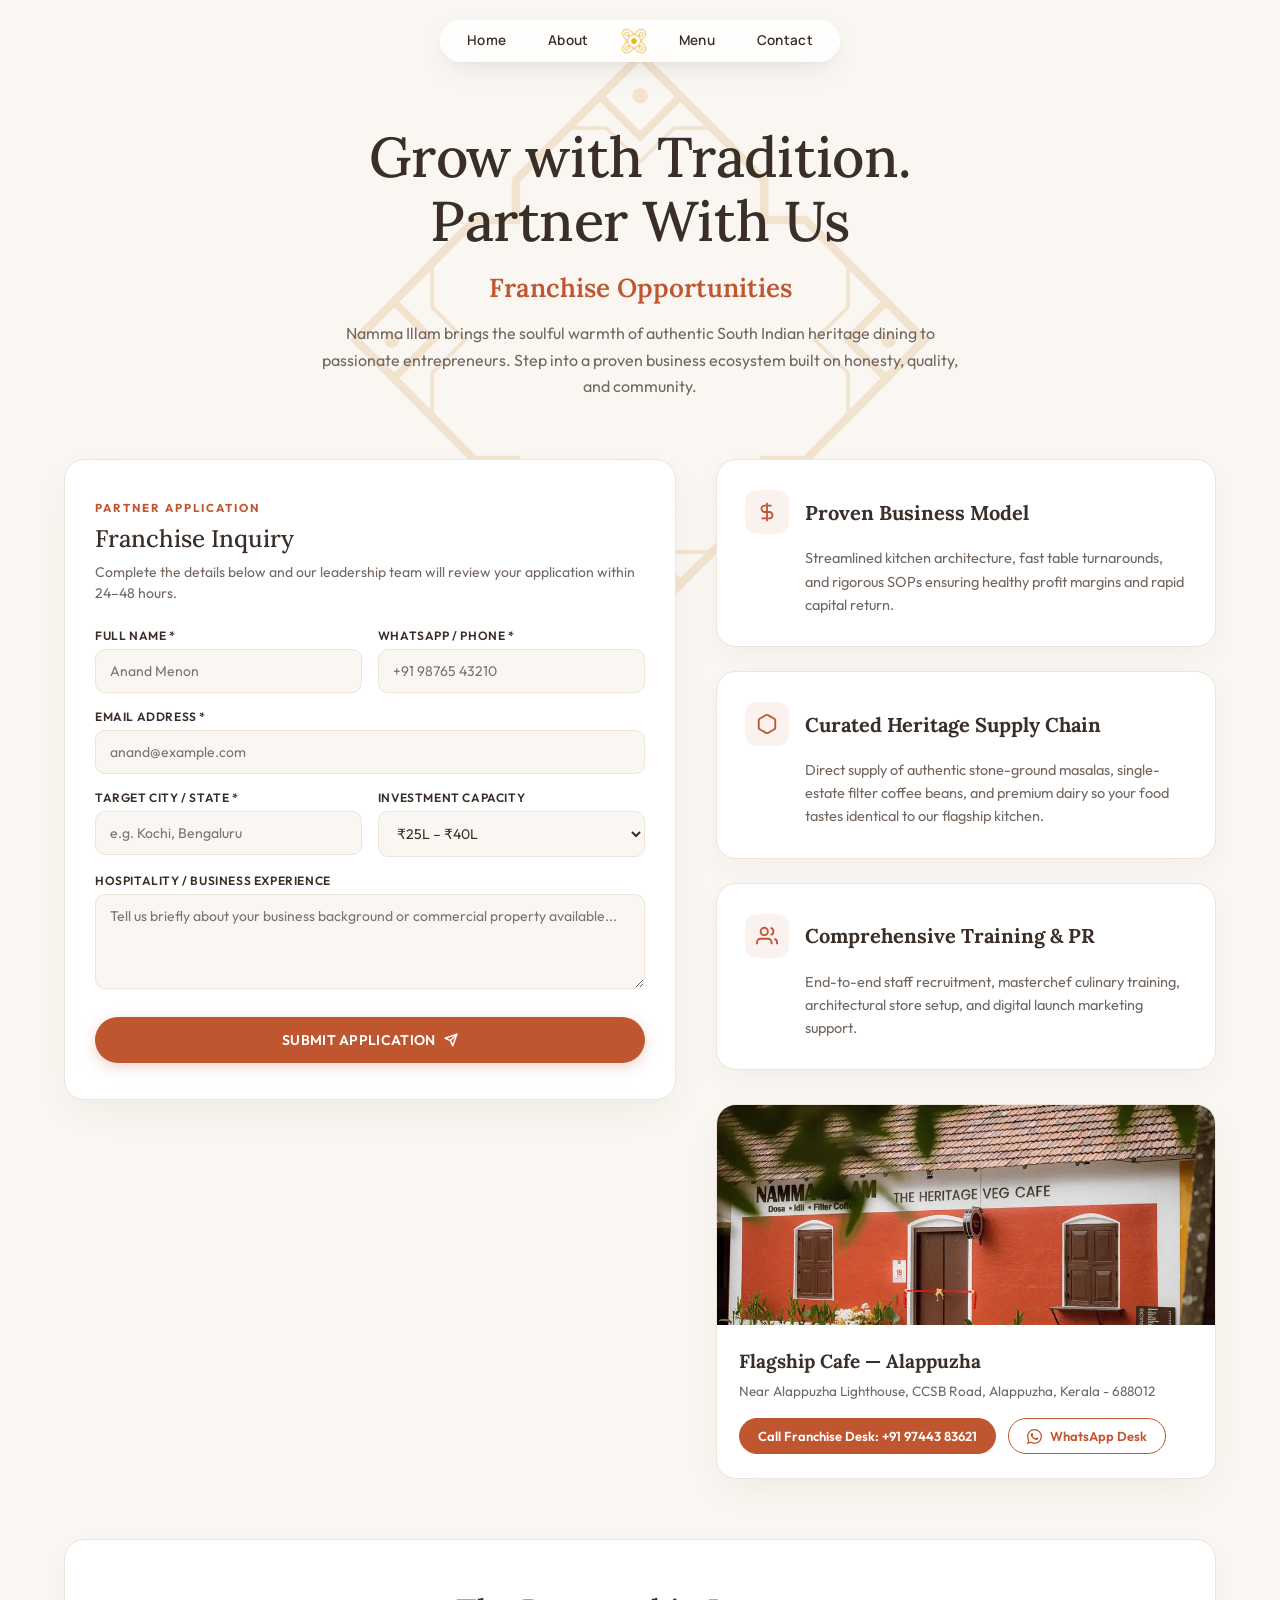
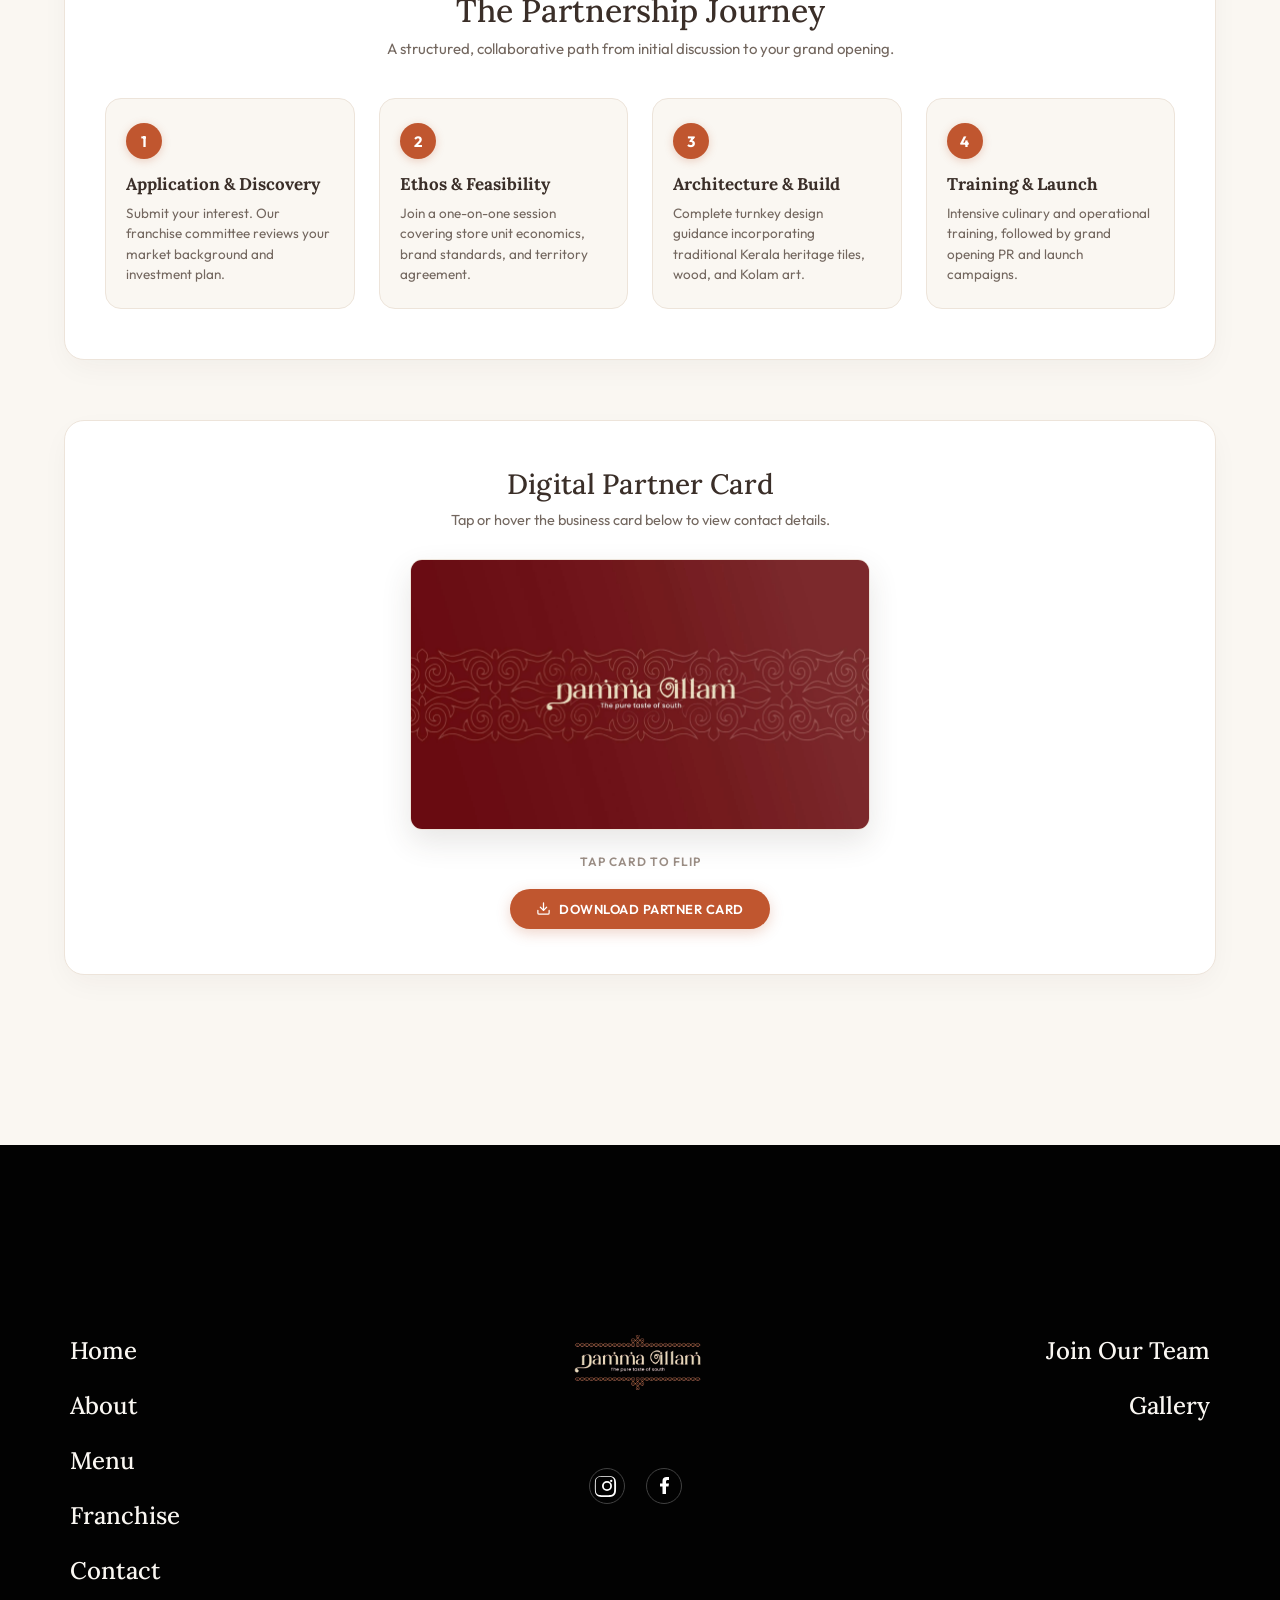
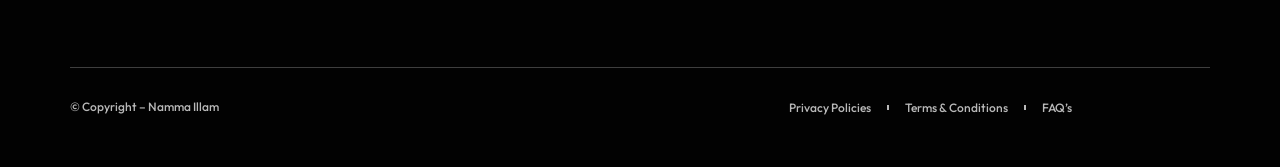
<file: franchise.html>
<!DOCTYPE html>
<html lang="en-US" class="lenis">

<head>
  <meta http-equiv="Content-Type" content="text/html; charset=UTF-8">
  <meta name="viewport" content="width=device-width, initial-scale=1">
  <!-- Primary Meta Tags -->
  <title>Franchise Opportunities | Partner with Namma Illam Heritage Veg Cafe</title>
  <meta name="title" content="Franchise Opportunities | Partner with Namma Illam Heritage Veg Cafe">
  <meta name="description" content="Own a successful South Indian heritage café franchise. Comprehensive operations support, proven business model, and high ROI with Namma Illam.">
  <link rel="canonical" href="https://nammaillam.in/franchise.html">

  <!-- Open Graph / Facebook / WhatsApp -->
  <meta property="og:type" content="website">
  <meta property="og:site_name" content="Namma Illam">
  <meta property="og:url" content="https://nammaillam.in/franchise.html">
  <meta property="og:title" content="Franchise Opportunities | Partner with Namma Illam Heritage Veg Cafe">
  <meta property="og:description" content="Own a successful South Indian heritage café franchise. Comprehensive operations support, proven business model, and high ROI with Namma Illam.">
  <meta property="og:image" content="https://nammaillam.in/assets/optimized/shop2.webp">

  <!-- Twitter Card -->
  <meta name="twitter:card" content="summary_large_image">
  <meta name="twitter:url" content="https://nammaillam.in/franchise.html">
  <meta name="twitter:title" content="Franchise Opportunities | Partner with Namma Illam Heritage Veg Cafe">
  <meta name="twitter:description" content="Own a successful South Indian heritage café franchise. Comprehensive operations support, proven business model, and high ROI with Namma Illam.">
  <meta name="twitter:image" content="https://nammaillam.in/assets/optimized/shop2.webp">

  <!-- Mobile & PWA -->
  <link rel="manifest" href="manifest.json">
  <meta name="theme-color" content="#FAF7F2">
  <link rel="icon" type="image/webp" href="assets/optimized/logo.webp">
  <link rel="apple-touch-icon" href="assets/optimized/logo.webp">
  
  <!-- Fonts -->
  <link rel="preconnect" href="https://fonts.googleapis.com">
  <link rel="preconnect" href="https://fonts.gstatic.com" crossorigin>
  <link href="https://fonts.googleapis.com/css2?family=Lora:ital,wght@0,400;0,500;0,600;0,700;1,400&family=Manrope:wght@400;500;600;700&family=Outfit:wght@300;400;500;600;700;800;900&display=swap" rel="stylesheet">

  <link rel="stylesheet" id="hello-elementor-theme-style-css" href="assets/css/theme.css" media="all">
  <link rel="stylesheet" id="elementor-frontend-css" href="assets/css/frontend.min.css" media="all">
  <link rel="stylesheet" id="global-styles-css" href="assets/css/global.css" media="all">
  <link rel="stylesheet" href="assets/css/booking.css" media="all">

  <style>
    :root {
      --primary: #3A2E28;
      --terracotta: #C0562F;
      --terracotta-dark: #A4431F;
      --terracotta-light: rgba(192, 86, 47, 0.08);
      --cream-bg: #FAF7F2;
      --card-bg: #FFFFFF;
      --text-main: #3A2E28;
      --text-muted: #73675F;
      --text-light: #9B8E85;
      --border-soft: #EDE4DA;
      --border-accent: #E2D1C1;
      --font-serif: 'Lora', Georgia, serif;
      --font-sans: 'Outfit', -apple-system, BlinkMacSystemFont, 'Segoe UI', Roboto, sans-serif;
    }

    * { margin: 0; padding: 0; box-sizing: border-box; }

    html, body {
      background-color: var(--cream-bg);
      font-family: var(--font-sans);
      color: var(--text-main);
      overflow-x: hidden !important;
      max-width: 100% !important;
      width: 100% !important;
      -webkit-font-smoothing: antialiased;
      -moz-osx-font-smoothing: grayscale;
    }

    /* --- FLOATING PILL HEADER --- */
    header {
      position: fixed;
      top: 20px;
      left: 0;
      width: 100%;
      max-width: 100%;
      z-index: 1000;
      display: flex;
      justify-content: center;
      background: transparent !important;
      box-shadow: none !important;
      pointer-events: none;
      transition: transform 0.35s cubic-bezier(0.16, 1, 0.3, 1), opacity 0.3s ease, top 0.3s ease;
      box-sizing: border-box;
    }

    .header-inner {
      pointer-events: auto;
      margin: 0 auto;
      max-width: fit-content;
      display: inline-flex;
      align-items: center;
      justify-content: center;
      gap: 6px;
      padding: 5px 8px;
      background: rgba(255, 255, 255, 0.88);
      backdrop-filter: blur(20px) saturate(180%);
      -webkit-backdrop-filter: blur(20px) saturate(180%);
      border: 1px solid rgba(255, 255, 255, 0.8);
      border-radius: 9999px;
      box-shadow: 0 10px 30px -5px rgba(0, 0, 0, 0.08), 0 4px 12px -2px rgba(0, 0, 0, 0.04), inset 0 1px 1px rgba(255, 255, 255, 0.9);
      transition: all 0.3s cubic-bezier(0.16, 1, 0.3, 1);
      box-sizing: border-box;
    }

    .sticky-header .header-inner {
      background: rgba(250, 245, 239, 0.94);
      border-color: rgba(192, 86, 47, 0.2);
      box-shadow: 0 12px 35px -5px rgba(45, 25, 15, 0.12), 0 4px 12px -2px rgba(0, 0, 0, 0.06), inset 0 1px 1px rgba(255, 255, 255, 0.95);
    }

    .nav-link {
      text-decoration: none;
      color: #3A2E28;
      font-family: "Manrope", sans-serif;
      font-weight: 600;
      font-size: 13.5px;
      letter-spacing: 0.3px;
      padding: 8px 18px;
      border-radius: 9999px;
      transition: all 0.25s ease;
      white-space: nowrap;
      display: inline-flex;
      align-items: center;
      justify-content: center;
      line-height: 1;
      text-transform: capitalize;
      box-sizing: border-box;
    }

    .nav-link:hover {
      color: var(--terracotta) !important;
      background: rgba(192, 86, 47, 0.08);
    }

    .nav-link.active {
      background: var(--terracotta) !important;
      color: #FFFFFF !important;
      box-shadow: 0 2px 10px rgba(192, 86, 47, 0.35);
    }

    .nammaillam-logo {
      display: inline-flex;
      align-items: center;
      justify-content: center;
      padding: 0 6px;
    }

    .nammaillam-logo img {
      width: 30px;
      height: 30px;
      object-fit: contain;
      transition: transform 0.25s ease;
      display: block;
    }

    .nammaillam-logo a:hover img {
      transform: scale(1.08);
    }

    @media (max-width: 767px) {
      header {
        top: 10px !important;
        padding: 0 10px !important;
        width: 100% !important;
      }

      .header-inner {
        gap: 3px !important;
        padding: 4px 6px !important;
        max-width: calc(100vw - 20px) !important;
        overflow: hidden !important;
      }

      .nav-link {
        font-size: 11px !important;
        padding: 6px 11px !important;
        letter-spacing: 0.2px !important;
        min-height: unset !important;
        flex: 0 0 auto !important;
      }

      .nammaillam-logo {
        padding: 0 2px !important;
      }

      .nammaillam-logo img {
        width: 24px !important;
        height: 24px !important;
      }
    }

    /* --- PAGE WRAPPER & WATERMARK --- */
    .franchise-page-wrapper {
      position: relative;
      background-color: var(--cream-bg);
      padding: 125px 24px 70px;
      max-width: 1200px;
      margin: 0 auto;
      overflow: hidden;
      min-height: 85vh;
    }

    .watermark-motif {
      position: absolute;
      top: 50px;
      left: 50%;
      transform: translateX(-50%);
      width: min(580px, 92vw);
      height: min(580px, 92vw);
      pointer-events: none;
      z-index: 0;
      opacity: 0.16;
      user-select: none;
      display: flex;
      align-items: center;
      justify-content: center;
    }

    .watermark-motif img {
      width: 100%;
      height: 100%;
      object-fit: contain;
      display: block;
    }

    /* --- HERO HEADER --- */
    .franchise-hero-header {
      position: relative;
      z-index: 1;
      text-align: center;
      max-width: 800px;
      margin: 0 auto 60px;
    }

    .franchise-hero-heading {
      font-family: var(--font-serif);
      font-size: clamp(34px, 5.2vw, 56px);
      line-height: 1.15;
      color: var(--primary);
      font-weight: 500;
      letter-spacing: -0.5px;
      margin-bottom: 18px;
    }

    .franchise-hero-heading span {
      display: block;
    }

    .franchise-sub-title {
      font-family: var(--font-serif);
      font-size: clamp(20px, 2.6vw, 26px);
      line-height: 1.25;
      color: var(--terracotta);
      font-weight: 600;
      margin-bottom: 16px;
    }

    .franchise-intro-text {
      font-size: 16px;
      line-height: 1.65;
      color: var(--text-muted);
      margin: 0 auto;
      max-width: 640px;
    }

    /* --- TWO COLUMN CONTENT: LEFT FORM / RIGHT DETAILS --- */
    .franchise-grid {
      position: relative;
      z-index: 1;
      display: grid;
      grid-template-columns: 1.1fr 0.9fr;
      gap: 40px;
      align-items: start;
      margin-bottom: 60px;
    }

    /* --- BENEFITS & PILLARS SECTION --- */
    .benefits-cards-wrap {
      display: flex;
      flex-direction: column;
      gap: 24px;
    }

    .benefit-item-card {
      background: var(--card-bg);
      border: 1px solid var(--border-soft);
      border-radius: 20px;
      padding: 30px 28px;
      box-shadow: 0 10px 30px -5px rgba(58, 46, 40, 0.05);
      transition: all 0.3s ease;
    }

    .benefit-item-card:hover {
      transform: translateY(-3px);
      border-color: var(--terracotta);
      box-shadow: 0 16px 36px -10px rgba(192, 86, 47, 0.12);
    }

    .benefit-header-row {
      display: flex;
      align-items: center;
      gap: 16px;
      margin-bottom: 12px;
    }

    .benefit-icon-badge {
      width: 44px;
      height: 44px;
      border-radius: 12px;
      background: var(--terracotta-light);
      color: var(--terracotta);
      display: flex;
      align-items: center;
      justify-content: center;
      flex-shrink: 0;
    }

    .benefit-icon-badge svg {
      width: 22px;
      height: 22px;
      stroke-width: 2;
    }

    .benefit-item-card h3 {
      font-family: var(--font-serif);
      font-size: 20px;
      font-weight: 700;
      color: var(--primary);
      margin: 0;
    }

    .benefit-item-card p {
      font-size: 14.5px;
      line-height: 1.6;
      color: var(--text-muted);
      margin: 0;
      padding-left: 60px;
    }

    /* --- STORE SHOWCASE CARD --- */
    .heritage-store-card {
      background: var(--card-bg);
      border: 1px solid var(--border-soft);
      border-radius: 20px;
      overflow: hidden;
      box-shadow: 0 14px 40px -10px rgba(58, 46, 40, 0.08);
      margin-top: 10px;
    }

    .store-card-image-wrap {
      width: 100%;
      height: 220px;
      overflow: hidden;
      position: relative;
    }

    .store-card-image-wrap img {
      width: 100%;
      height: 100%;
      object-fit: cover;
      object-position: center 30%;
      display: block;
    }

    .store-card-details {
      padding: 24px 22px;
    }

    .store-title {
      font-family: var(--font-serif);
      font-size: 19px;
      font-weight: 700;
      color: var(--primary);
      margin-bottom: 8px;
    }

    .store-address {
      font-size: 13.5px;
      line-height: 1.55;
      color: var(--text-muted);
      margin-bottom: 16px;
    }

    .store-contact-row {
      display: flex;
      gap: 12px;
      flex-wrap: wrap;
    }

    .contact-pill-btn {
      display: inline-flex;
      align-items: center;
      gap: 8px;
      background: #FFFFFF;
      color: var(--terracotta) !important;
      border: 1.5px solid var(--terracotta);
      text-decoration: none;
      font-size: 13px;
      font-weight: 600;
      padding: 9px 18px;
      border-radius: 9999px;
      transition: all 0.25s ease;
    }

    .contact-pill-btn:hover {
      background: var(--terracotta);
      color: #FFFFFF !important;
      transform: translateY(-2px);
    }

    .contact-pill-btn.solid {
      background: var(--terracotta);
      color: #FFFFFF !important;
    }

    .contact-pill-btn.solid:hover {
      background: var(--terracotta-dark);
    }

    .contact-pill-btn svg {
      width: 15px;
      height: 15px;
      fill: currentColor;
    }

    /* --- APPLICATION FORM CARD --- */
    .franchise-form-card {
      background: var(--card-bg);
      border: 1px solid var(--border-soft);
      border-radius: 20px;
      padding: 36px 30px;
      box-shadow: 0 14px 40px -10px rgba(58, 46, 40, 0.08);
    }

    .form-header-badge {
      display: inline-block;
      font-size: 11.5px;
      letter-spacing: 2px;
      text-transform: uppercase;
      font-weight: 700;
      color: var(--terracotta);
      margin-bottom: 8px;
    }

    .franchise-form-card h2 {
      font-family: var(--font-serif);
      font-size: 24px;
      color: var(--primary);
      margin-bottom: 8px;
    }

    .franchise-form-card p.subtitle {
      font-size: 14px;
      color: var(--text-muted);
      line-height: 1.5;
      margin-bottom: 24px;
    }

    .franchise-form-grid {
      display: grid;
      grid-template-columns: 1fr 1fr;
      gap: 16px;
    }

    .form-col-full {
      grid-column: 1 / -1;
    }

    .franchise-form-grid label {
      display: block;
      font-size: 12px;
      font-weight: 600;
      text-transform: uppercase;
      letter-spacing: 0.6px;
      color: var(--primary);
      margin-bottom: 6px;
    }

    .franchise-form-grid input,
    .franchise-form-grid select,
    .franchise-form-grid textarea {
      width: 100%;
      padding: 12px 14px;
      background: #FAF7F2;
      border: 1px solid var(--border-soft);
      border-radius: 10px;
      font-family: var(--font-sans);
      font-size: 14px;
      color: var(--primary);
      outline: none;
      transition: all 0.2s ease;
      box-sizing: border-box;
    }

    .franchise-form-grid input:focus,
    .franchise-form-grid select:focus,
    .franchise-form-grid textarea:focus {
      border-color: var(--terracotta);
      background: #FFFFFF;
      box-shadow: 0 0 0 3px rgba(192, 86, 47, 0.12);
    }

    .franchise-form-grid textarea {
      min-height: 95px;
      resize: vertical;
    }

    .submit-franchise-btn {
      grid-column: 1 / -1;
      background: var(--terracotta);
      color: #FFFFFF;
      border: none;
      padding: 14px 32px;
      border-radius: 9999px;
      font-family: var(--font-sans);
      font-size: 14px;
      font-weight: 600;
      letter-spacing: 0.3px;
      text-transform: uppercase;
      cursor: pointer;
      transition: all 0.25s ease;
      display: inline-flex;
      align-items: center;
      justify-content: center;
      gap: 8px;
      box-shadow: 0 4px 14px rgba(192, 86, 47, 0.25);
      margin-top: 8px;
    }

    .submit-franchise-btn:hover {
      background: var(--terracotta-dark);
      transform: translateY(-2px);
      box-shadow: 0 6px 18px rgba(192, 86, 47, 0.35);
    }

    .submit-franchise-btn:disabled {
      opacity: 0.7;
      cursor: not-allowed;
      transform: none;
    }

    .form-status {
      grid-column: 1 / -1;
      padding: 12px;
      border-radius: 8px;
      font-size: 13.5px;
      text-align: center;
      display: none;
    }

    .form-status.success {
      display: block;
      background: #E8F5E9;
      color: #2E7D32;
      border: 1px solid #A5D6A7;
    }

    /* --- THE 4-STEP JOURNEY SECTION --- */
    .journey-roadmap-section {
      background: var(--card-bg);
      border: 1px solid var(--border-soft);
      border-radius: 20px;
      padding: 50px 40px;
      box-shadow: 0 10px 30px -5px rgba(58, 46, 40, 0.05);
      margin-bottom: 60px;
      position: relative;
      z-index: 1;
    }

    .roadmap-header {
      text-align: center;
      margin-bottom: 40px;
    }

    .roadmap-header h2 {
      font-family: var(--font-serif);
      font-size: 32px;
      color: var(--primary);
      margin-bottom: 8px;
    }

    .roadmap-header p {
      font-size: 15px;
      color: var(--text-muted);
    }

    .roadmap-steps-grid {
      display: grid;
      grid-template-columns: repeat(4, 1fr);
      gap: 24px;
    }

    .step-box {
      position: relative;
      padding: 24px 20px;
      background: #FAF7F2;
      border-radius: 16px;
      border: 1px solid var(--border-soft);
      transition: all 0.25s ease;
    }

    .step-box:hover {
      transform: translateY(-3px);
      border-color: var(--terracotta);
    }

    .step-num-circle {
      width: 36px;
      height: 36px;
      background: var(--terracotta);
      color: #FFFFFF;
      border-radius: 50%;
      display: flex;
      align-items: center;
      justify-content: center;
      font-weight: 700;
      font-size: 15px;
      margin-bottom: 14px;
      box-shadow: 0 2px 8px rgba(192, 86, 47, 0.25);
    }

    .step-box h4 {
      font-family: var(--font-serif);
      font-size: 17px;
      font-weight: 700;
      color: var(--primary);
      margin-bottom: 8px;
    }

    .step-box p {
      font-size: 13.5px;
      line-height: 1.5;
      color: var(--text-muted);
      margin: 0;
    }

    /* --- BUSINESS CARD SECTION --- */
    .bcard-section {
      position: relative;
      z-index: 1;
      text-align: center;
      background: var(--card-bg);
      border: 1px solid var(--border-soft);
      border-radius: 20px;
      padding: 45px 30px;
      box-shadow: 0 10px 30px -5px rgba(58, 46, 40, 0.05);
      margin-bottom: 40px;
    }

    .bcard-section h2 {
      font-family: var(--font-serif);
      font-size: 28px;
      color: var(--primary);
      margin-bottom: 8px;
    }

    .bcard-section p.subtitle {
      font-size: 14.5px;
      color: var(--text-muted);
      margin-bottom: 30px;
    }

    .flip-card-wrap {
      display: flex;
      justify-content: center;
      margin-bottom: 24px;
    }

    .flip-card {
      width: min(100%, 460px);
      aspect-ratio: 1.7 / 1;
      perspective: 1200px;
      cursor: pointer;
    }

    .flip-card-inner {
      position: relative;
      width: 100%;
      height: 100%;
      transform-style: preserve-3d;
      transition: transform 0.8s ease;
    }

    .flip-card:hover .flip-card-inner,
    .flip-card.is-flipped .flip-card-inner {
      transform: rotateY(180deg);
    }

    .flip-face {
      position: absolute;
      inset: 0;
      backface-visibility: hidden;
      -webkit-backface-visibility: hidden;
      border-radius: 12px;
      overflow: hidden;
      border: 1px solid var(--border-soft);
      box-shadow: 0 12px 30px rgba(58, 46, 40, 0.12);
      background: #FAF7F2;
    }

    .flip-face img {
      width: 100%;
      height: 100%;
      object-fit: cover;
      display: block;
    }

    .flip-back {
      transform: rotateY(180deg);
    }

    .flip-hint {
      font-size: 12px;
      letter-spacing: 1px;
      text-transform: uppercase;
      color: var(--text-light);
      margin-bottom: 20px;
      font-weight: 600;
    }

    .bcard-download-btn {
      display: inline-flex;
      align-items: center;
      gap: 8px;
      background: var(--terracotta);
      color: #FFFFFF !important;
      text-decoration: none;
      padding: 12px 26px;
      font-weight: 600;
      text-transform: uppercase;
      letter-spacing: 0.5px;
      font-size: 13px;
      border-radius: 9999px;
      transition: all 0.25s ease;
      box-shadow: 0 4px 14px rgba(192, 86, 47, 0.25);
    }

    .bcard-download-btn:hover {
      background: var(--terracotta-dark);
      transform: translateY(-2px);
    }

    /* --- RESPONSIVENESS --- */
    @media (max-width: 900px) {
      .franchise-grid {
        grid-template-columns: 1fr;
      }

      .roadmap-steps-grid {
        grid-template-columns: 1fr 1fr;
      }
    }

    @media (max-width: 768px) {
      .franchise-page-wrapper {
        padding: 95px 20px 40px;
      }

      .watermark-motif {
        top: 40px;
        width: 320px;
        height: 320px;
      }

      .franchise-form-card {
        padding: 26px 20px;
      }

      .franchise-form-grid {
        grid-template-columns: 1fr;
      }

      .journey-roadmap-section {
        padding: 36px 20px;
      }

      .roadmap-steps-grid {
        grid-template-columns: 1fr;
      }

      .benefit-item-card p {
        padding-left: 0;
        margin-top: 8px;
      }

      .store-contact-row {
        flex-direction: column;
      }

      .contact-pill-btn {
        width: 100%;
        justify-content: center;
      }
    }
  </style>

  <!-- Preloader Styles -->
  <style id="nammaillam-preloader-style">
    body.loading {
      overflow: hidden !important;
    }

    #pageLoader {
      position: fixed;
      top: 0;
      left: 0;
      width: 100vw;
      height: 100vh;
      background-color: #FAF7F2;
      z-index: 9999999;
      display: flex;
      flex-direction: column;
      align-items: center;
      justify-content: center;
      transition: opacity 0.5s cubic-bezier(0.4, 0, 0.2, 1), visibility 0.5s ease;
      will-change: opacity, visibility;
    }

    #pageLoader.fade-out {
      opacity: 0;
      visibility: hidden;
      pointer-events: none;
    }

    .kolam-loader-container {
      display: flex;
      flex-direction: column;
      align-items: center;
      justify-content: center;
      text-align: center;
      padding: 20px;
    }

    .kolam-art-wrapper {
      position: relative;
      width: 130px;
      height: 130px;
      display: flex;
      align-items: center;
      justify-content: center;
      margin-bottom: 24px;
    }

    .kolam-svg-rotating {
      position: absolute;
      top: 0;
      left: 0;
      width: 100%;
      height: 100%;
      animation: kolamSlowSpin 24s linear infinite;
      transform-origin: center;
    }

    .kolam-svg-static {
      position: absolute;
      top: 0;
      left: 0;
      width: 100%;
      height: 100%;
    }

    .kolam-stroke {
      stroke: #C0562F;
      stroke-width: 1.8;
      stroke-linecap: round;
      stroke-linejoin: round;
      fill: none;
      stroke-dasharray: 280;
      stroke-dashoffset: 280;
      animation: kolamDrawLine 2.2s cubic-bezier(0.4, 0, 0.2, 1) forwards;
    }

    .kolam-stroke-gold {
      stroke: #D49A3D;
      stroke-width: 1.4;
      stroke-linecap: round;
      stroke-linejoin: round;
      fill: none;
      stroke-dasharray: 200;
      stroke-dashoffset: 200;
      animation: kolamDrawLine 2.6s cubic-bezier(0.4, 0, 0.2, 1) 0.2s forwards;
    }

    .kolam-dots {
      fill: #C0562F;
      opacity: 0;
      animation: kolamDotsFade 1.6s ease 0.6s forwards, kolamDotsPulse 2.4s ease-in-out 2.2s infinite;
    }

    .kolam-dots-gold {
      fill: #D49A3D;
      opacity: 0;
      animation: kolamDotsFade 1.8s ease 0.8s forwards, kolamDotsPulse 2.4s ease-in-out 2.4s infinite;
    }

    .kolam-ring {
      fill: none;
      stroke: rgba(192, 86, 47, 0.22);
      stroke-width: 1;
      stroke-dasharray: 4 4;
      animation: kolamRingPulse 3s ease-in-out infinite;
    }

    .kolam-center-logo {
      width: 44px;
      height: 44px;
      object-fit: contain;
      z-index: 2;
      filter: drop-shadow(0 2px 10px rgba(192, 86, 47, 0.25));
      animation: kolamLogoBreathe 2.6s ease-in-out infinite;
    }

    .kolam-brand-title {
      font-family: 'Lora', Georgia, serif;
      font-size: 21px;
      font-weight: 600;
      letter-spacing: 4px;
      color: #3A2E28;
      margin: 0 0 6px 0;
      text-transform: uppercase;
      opacity: 0;
      transform: translateY(6px);
      animation: kolamTextRise 0.8s ease 0.4s forwards;
    }

    .kolam-subtitle {
      font-family: 'Outfit', sans-serif;
      font-size: 13px;
      letter-spacing: 2px;
      color: #C0562F;
      font-weight: 500;
      margin: 0;
      opacity: 0;
      transform: translateY(6px);
      animation: kolamTextRise 0.8s ease 0.7s forwards;
    }

    @keyframes kolamDrawLine { to { stroke-dashoffset: 0; } }
    @keyframes kolamSlowSpin { from { transform: rotate(0deg); } to { transform: rotate(360deg); } }
    @keyframes kolamDotsFade { to { opacity: 0.95; } }
    @keyframes kolamDotsPulse { 0%, 100% { opacity: 0.95; transform: scale(1); } 50% { opacity: 0.45; transform: scale(0.85); } }
    @keyframes kolamRingPulse { 0%, 100% { opacity: 0.25; transform: scale(1); } 50% { opacity: 0.55; transform: scale(1.03); } }
    @keyframes kolamLogoBreathe { 0%, 100% { transform: scale(0.96); } 50% { transform: scale(1.05); } }
    @keyframes kolamTextRise { to { opacity: 1; transform: translateY(0); } }
  </style>

  <link rel="stylesheet" id="widget-image-css" href="assets/css/widget-image.min.css" media="all">
  <link rel="stylesheet" id="widget-nav-menu-css" href="assets/css/widget-nav-menu.min.css" media="all">
  <link rel="stylesheet" id="widget-icon-list-css" href="assets/css/widget-icon-list.min.css" media="all">
  <link rel="stylesheet" id="elementor-post-1468-css" href="assets/css/post-1468.css" media="all">
</head>

<body>
  <!-- Universal Heritage Preloader -->
  <div id="pageLoader" aria-label="Loading Namma Illam" role="status">
    <div class="kolam-loader-container">
      <div class="kolam-art-wrapper">
        <svg class="kolam-svg-rotating" viewBox="0 0 160 160">
          <circle class="kolam-ring" cx="80" cy="80" r="72" />
          <circle class="kolam-ring" cx="80" cy="80" r="55" />
          <g transform="translate(80, 80)">
            <path class="kolam-stroke-gold" d="M 0 -55 C -12 -65 -10 -75 0 -77 C 10 -75 12 -65 0 -55 Z" />
            <path class="kolam-stroke-gold" d="M 0 -55 C -12 -65 -10 -75 0 -77 C 10 -75 12 -65 0 -55 Z" transform="rotate(45)" />
            <path class="kolam-stroke-gold" d="M 0 -55 C -12 -65 -10 -75 0 -77 C 10 -75 12 -65 0 -55 Z" transform="rotate(90)" />
            <path class="kolam-stroke-gold" d="M 0 -55 C -12 -65 -10 -75 0 -77 C 10 -75 12 -65 0 -55 Z" transform="rotate(135)" />
            <path class="kolam-stroke-gold" d="M 0 -55 C -12 -65 -10 -75 0 -77 C 10 -75 12 -65 0 -55 Z" transform="rotate(180)" />
            <path class="kolam-stroke-gold" d="M 0 -55 C -12 -65 -10 -75 0 -77 C 10 -75 12 -65 0 -55 Z" transform="rotate(225)" />
            <path class="kolam-stroke-gold" d="M 0 -55 C -12 -65 -10 -75 0 -77 C 10 -75 12 -65 0 -55 Z" transform="rotate(270)" />
            <path class="kolam-stroke-gold" d="M 0 -55 C -12 -65 -10 -75 0 -77 C 10 -75 12 -65 0 -55 Z" transform="rotate(315)" />
          </g>
          <circle class="kolam-dots-gold" cx="80" cy="9" r="2.2" />
          <circle class="kolam-dots-gold" cx="130" cy="30" r="2.2" />
          <circle class="kolam-dots-gold" cx="151" cy="80" r="2.2" />
          <circle class="kolam-dots-gold" cx="130" cy="130" r="2.2" />
          <circle class="kolam-dots-gold" cx="80" cy="151" r="2.2" />
          <circle class="kolam-dots-gold" cx="30" cy="130" r="2.2" />
          <circle class="kolam-dots-gold" cx="9" cy="80" r="2.2" />
          <circle class="kolam-dots-gold" cx="30" cy="30" r="2.2" />
        </svg>

        <svg class="kolam-svg-static" viewBox="0 0 160 160">
          <g transform="translate(80, 80)">
            <path class="kolam-stroke" d="M 0 -36 C -18 -36 -28 -18 -20 0 C -28 18 -18 36 0 36 C 18 36 28 18 20 0 C 28 -18 18 -36 0 -36 Z" />
            <path class="kolam-stroke" d="M 0 -36 C -18 -36 -28 -18 -20 0 C -28 18 -18 36 0 36 C 18 36 28 18 20 0 C 28 -18 18 -36 0 -36 Z" transform="rotate(45)" />
            <circle class="kolam-stroke" cx="0" cy="0" r="30" stroke-dasharray="190" />
          </g>
          <circle class="kolam-dots" cx="80" cy="39" r="2.8" />
          <circle class="kolam-dots" cx="109" cy="51" r="2.5" />
          <circle class="kolam-dots" cx="121" cy="80" r="2.8" />
          <circle class="kolam-dots" cx="109" cy="109" r="2.5" />
          <circle class="kolam-dots" cx="80" cy="121" r="2.8" />
          <circle class="kolam-dots" cx="51" cy="109" r="2.5" />
          <circle class="kolam-dots" cx="39" cy="80" r="2.8" />
          <circle class="kolam-dots" cx="51" cy="51" r="2.5" />
        </svg>

        <img class="kolam-center-logo" src="assets/optimized/logo-icon-transparent.webp" alt="Namma Illam Diya">
      </div>

      <h3 class="kolam-brand-title">NAMMA ILLAM</h3>
      <p class="kolam-subtitle">Welcome to Namma Illam...</p>
    </div>
  </div>

  <!-- Unified Dynamic Island Header -->
  <header id="siteHeader">
    <div class="header-inner">
      <a href="index.html" class="nav-link">Home</a>
      <a href="about.html" class="nav-link">About</a>
      <div class="nammaillam-logo">
        <a href="index.html" aria-label="Namma Illam Home">
          <img width="30" height="30" src="assets/optimized/logo-icon-transparent.webp" alt="Namma Illam Logo">
        </a>
      </div>
      <a href="menu.html" class="nav-link">Menu</a>
      <a href="contact.html" class="nav-link">Contact</a>
    </div>
  </header>

  <!-- MAIN FRANCHISE PAGE -->
  <main class="franchise-page-wrapper">
    <!-- Background Brand Symbol Watermark Motif -->
    <div class="watermark-motif" aria-hidden="true">
      <img src="assets/optimized/namma-illam-symbol.webp" alt="Namma Illam Motif" width="580" height="580" loading="eager" decoding="async">
    </div>

    <!-- Hero Header -->
    <div class="franchise-hero-header">
      <h1 class="franchise-hero-heading">
        <span>Grow with Tradition.</span>
        <span>Partner With Us</span>
      </h1>
      <h2 class="franchise-sub-title">Franchise Opportunities</h2>
      <p class="franchise-intro-text">
        Namma Illam brings the soulful warmth of authentic South Indian heritage dining to passionate entrepreneurs. Step into a proven business ecosystem built on honesty, quality, and community.
      </p>
    </div>

    <!-- 2-Column Content Grid: Form (Left) & Value Pillars + Store (Right) -->
    <div class="franchise-grid">
      <!-- LEFT: Franchise Application Form -->
      <section class="franchise-form-card" id="apply">
        <span class="form-header-badge">PARTNER APPLICATION</span>
        <h2>Franchise Inquiry</h2>
        <p class="subtitle">Complete the details below and our leadership team will review your application within 24–48 hours.</p>

        <form id="franchiseForm" class="franchise-form-grid" action="https://api.web3forms.com/submit" method="POST">
          <input type="hidden" name="access_key" value="00000000-0000-0000-0000-000000000000">
          <input type="hidden" name="subject" value="New Franchise Partner Inquiry - Namma Illam">
          <input type="hidden" name="from_name" value="Namma Illam Franchise Portal">
          <input type="checkbox" name="botcheck" class="hidden" style="display: none;">

          <div>
            <label for="fr-name">Full Name *</label>
            <input type="text" id="fr-name" name="name" placeholder="Anand Menon" required>
          </div>

          <div>
            <label for="fr-phone">WhatsApp / Phone *</label>
            <input type="tel" id="fr-phone" name="phone" placeholder="+91 98765 43210" required>
          </div>

          <div class="form-col-full">
            <label for="fr-email">Email Address *</label>
            <input type="email" id="fr-email" name="email" placeholder="anand@example.com" required>
          </div>

          <div>
            <label for="fr-city">Target City / State *</label>
            <input type="text" id="fr-city" name="city" placeholder="e.g. Kochi, Bengaluru" required>
          </div>

          <div>
            <label for="fr-budget">Investment Capacity</label>
            <select id="fr-budget" name="investment">
              <option value="₹25L – ₹40L">₹25L – ₹40L</option>
              <option value="₹40L – ₹70L">₹40L – ₹70L</option>
              <option value="₹70L – ₹1Cr+">₹70L – ₹1Cr+</option>
              <option value="Multiple Outlets">Multiple Outlets / Master Franchise</option>
            </select>
          </div>

          <div class="form-col-full">
            <label for="fr-experience">Hospitality / Business Experience</label>
            <textarea id="fr-experience" name="experience" placeholder="Tell us briefly about your business background or commercial property available..." required></textarea>
          </div>

          <div class="form-status" id="franchiseStatus"></div>

          <button type="submit" class="submit-franchise-btn" id="frSubmitBtn">
            <span>Submit Application</span>
            <svg xmlns="http://www.w3.org/2000/svg" width="14" height="14" viewBox="0 0 24 24" fill="none" stroke="currentColor" stroke-width="2.5" stroke-linecap="round" stroke-linejoin="round"><line x1="22" y1="2" x2="11" y2="13"></line><polygon points="22 2 15 22 11 13 2 9 22 2"></polygon></svg>
          </button>
        </form>
      </section>

      <!-- RIGHT: Pillars & Showcase Card -->
      <div class="benefits-cards-wrap">
        <div class="benefit-item-card">
          <div class="benefit-header-row">
            <div class="benefit-icon-badge">
              <svg xmlns="http://www.w3.org/2000/svg" viewBox="0 0 24 24" fill="none" stroke="currentColor"><path d="M12 2v20M17 5H9.5a3.5 3.5 0 0 0 0 7h5a3.5 3.5 0 0 1 0 7H6"/></svg>
            </div>
            <h3>Proven Business Model</h3>
          </div>
          <p>Streamlined kitchen architecture, fast table turnarounds, and rigorous SOPs ensuring healthy profit margins and rapid capital return.</p>
        </div>

        <div class="benefit-item-card">
          <div class="benefit-header-row">
            <div class="benefit-icon-badge">
              <svg xmlns="http://www.w3.org/2000/svg" viewBox="0 0 24 24" fill="none" stroke="currentColor"><path d="M21 16V8a2 2 0 0 0-1-1.73l-7-4a2 2 0 0 0-2 0l-7 4A2 2 0 0 0 3 8v8a2 2 0 0 0 1 1.73l7 4a2 2 0 0 0 2 0l7-4A2 2 0 0 0 21 16z"/></svg>
            </div>
            <h3>Curated Heritage Supply Chain</h3>
          </div>
          <p>Direct supply of authentic stone-ground masalas, single-estate filter coffee beans, and premium dairy so your food tastes identical to our flagship kitchen.</p>
        </div>

        <div class="benefit-item-card">
          <div class="benefit-header-row">
            <div class="benefit-icon-badge">
              <svg xmlns="http://www.w3.org/2000/svg" viewBox="0 0 24 24" fill="none" stroke="currentColor"><path d="M17 21v-2a4 4 0 0 0-4-4H5a4 4 0 0 0-4 4v2"/><circle cx="9" cy="7" r="4"/><path d="M23 21v-2a4 4 0 0 0-3-3.87"/><path d="M16 3.13a4 4 0 0 1 0 7.75"/></svg>
            </div>
            <h3>Comprehensive Training & PR</h3>
          </div>
          <p>End-to-end staff recruitment, masterchef culinary training, architectural store setup, and digital launch marketing support.</p>
        </div>

        <!-- Flagship Store Showcase -->
        <article class="heritage-store-card">
          <div class="store-card-image-wrap">
            <img src="assets/optimized/shop2.webp" alt="Namma Illam Flagship Cafe" width="900" height="599" loading="lazy" decoding="async">
          </div>
          <div class="store-card-details">
            <h3 class="store-title">Flagship Cafe — Alappuzha</h3>
            <p class="store-address">Near Alappuzha Lighthouse, CCSB Road, Alappuzha, Kerala - 688012</p>
            <div class="store-contact-row">
              <a href="tel:+919744383621" class="contact-pill-btn solid">
                <span>Call Franchise Desk: +91 97443 83621</span>
              </a>
              <a href="https://wa.me/919744383621?text=Hello%20Namma%20Illam,%20I%20am%20interested%20in%20a%20franchise%20partnership." target="_blank" rel="noopener" class="contact-pill-btn">
                <svg xmlns="http://www.w3.org/2000/svg" width="15" height="15" fill="currentColor" viewBox="0 0 16 16"><path d="M13.601 2.326A7.85 7.85 0 0 0 7.994 0C3.627 0 .068 3.558.064 7.926c0 1.399.366 2.76 1.057 3.965L0 16l4.204-1.102a7.9 7.9 0 0 0 3.79.965h.004c4.368 0 7.926-3.558 7.93-7.93A7.9 7.9 0 0 0 13.6 2.326zM7.994 14.521a6.6 6.6 0 0 1-3.356-.92l-.24-.144-2.494.654.666-2.433-.156-.251a6.56 6.56 0 0 1-1.007-3.505c0-3.626 2.957-6.584 6.591-6.584a6.56 6.56 0 0 1 4.66 1.931 6.56 6.56 0 0 1 1.928 4.66c-.004 3.639-2.961 6.592-6.592 6.592m3.615-4.934c-.197-.099-1.17-.578-1.353-.646-.182-.065-.315-.099-.445.099-.133.197-.513.646-.627.775-.114.133-.232.148-.43.05-.197-.1-.836-.308-1.592-.985-.59-.525-.985-1.175-1.103-1.372-.114-.198-.011-.304.088-.403.087-.088.197-.232.296-.346.1-.114.133-.198.198-.33.065-.134.034-.248-.015-.347-.05-.099-.445-1.076-.612-1.47-.16-.389-.323-.335-.445-.34-.114-.007-.247-.007-.38-.007a.73.73 0 0 0-.529.247c-.182.198-.691.677-.691 1.654s.71 1.916.81 2.049c.098.133 1.394 2.132 3.383 2.992.47.205.84.326 1.129.418.475.152.904.129 1.246.08.38-.058 1.171-.48 1.338-.943.164-.464.164-.86.114-.943-.049-.084-.182-.133-.38-.232"/></svg>
                <span>WhatsApp Desk</span>
              </a>
            </div>
          </div>
        </article>
      </div>
    </div>

    <!-- The 4-Step Partnership Journey -->
    <section class="journey-roadmap-section">
      <div class="roadmap-header">
        <h2>The Partnership Journey</h2>
        <p>A structured, collaborative path from initial discussion to your grand opening.</p>
      </div>

      <div class="roadmap-steps-grid">
        <div class="step-box">
          <div class="step-num-circle">1</div>
          <h4>Application & Discovery</h4>
          <p>Submit your interest. Our franchise committee reviews your market background and investment plan.</p>
        </div>

        <div class="step-box">
          <div class="step-num-circle">2</div>
          <h4>Ethos & Feasibility</h4>
          <p>Join a one-on-one session covering store unit economics, brand standards, and territory agreement.</p>
        </div>

        <div class="step-box">
          <div class="step-num-circle">3</div>
          <h4>Architecture & Build</h4>
          <p>Complete turnkey design guidance incorporating traditional Kerala heritage tiles, wood, and Kolam art.</p>
        </div>

        <div class="step-box">
          <div class="step-num-circle">4</div>
          <h4>Training & Launch</h4>
          <p>Intensive culinary and operational training, followed by grand opening PR and launch campaigns.</p>
        </div>
      </div>
    </section>

    <!-- Digital Business Card Section -->
    <section class="bcard-section">
      <h2>Digital Partner Card</h2>
      <p class="subtitle">Tap or hover the business card below to view contact details.</p>

      <div class="flip-card-wrap">
        <div class="flip-card" id="business-card" tabindex="0" role="button" aria-label="Flip business card">
          <div class="flip-card-inner">
            <div class="flip-face flip-front">
              <img src="assets/optimized/bussiness card front.webp" alt="Namma Illam Business Card Front">
            </div>
            <div class="flip-face flip-back">
              <img src="assets/optimized/bussiness card back.webp" alt="Namma Illam Business Card Back">
            </div>
          </div>
        </div>
      </div>

      <p class="flip-hint">Tap card to flip</p>
      <a class="bcard-download-btn" href="assets/images/namma-illam-business-card.zip" download="namma-illam-business-card.zip">
        <svg xmlns="http://www.w3.org/2000/svg" width="15" height="15" viewBox="0 0 24 24" fill="none" stroke="currentColor" stroke-width="2" stroke-linecap="round" stroke-linejoin="round"><path d="M21 15v4a2 2 0 0 1-2 2H5a2 2 0 0 1-2-2v-4"></path><polyline points="7 10 12 15 17 10"></polyline><line x1="12" y1="15" x2="12" y2="3"></line></svg>
        <span>Download Partner Card</span>
      </a>
    </section>
  </main>

  <!-- Unified Heritage Footer -->
  <footer data-elementor-type="footer" data-elementor-id="1468" class="elementor elementor-1468 elementor-location-footer" data-elementor-post-type="elementor_library" style="background-color:#020202; width:100%; font-size:12px; line-height:1.1; margin:60px 0 0; padding:0;">
    <div class="elementor-element elementor-element-f8abbf3 e-flex e-con-boxed e-con e-parent e-lazyloaded" data-id="f8abbf3" data-element_type="container" data-settings="{&quot;background_background&quot;:&quot;classic&quot;}">
      <div class="e-con-inner" style="margin: 0 auto; max-width: 1140px;">
        <div class="elementor-element elementor-element-d635aa4 e-con-full e-grid e-con e-child" data-id="d635aa4" data-element_type="container">
          <div class="elementor-element elementor-element-858ce51 e-con-full e-flex e-con e-child" data-id="858ce51" data-element_type="container">
            <div class="elementor-element elementor-element-db824ce elementor-nav-menu--dropdown-none elementor-widget elementor-widget-nav-menu" data-id="db824ce" data-element_type="widget">
              <nav aria-label="Footer Menu" class="elementor-nav-menu--main elementor-nav-menu__container elementor-nav-menu--layout-vertical e--pointer-none">
                <ul id="menu-1-db824ce" class="elementor-nav-menu sm-vertical">
                  <li class="menu-item"><a href="index.html" class="elementor-item">Home</a></li>
                  <li class="menu-item"><a href="about.html" class="elementor-item">About</a></li>
                  <li class="menu-item"><a href="menu.html" class="elementor-item">Menu</a></li>
                  <li class="menu-item current-menu-item"><a href="franchise.html" class="elementor-item elementor-item-active">Franchise</a></li>
                  <li class="menu-item"><a href="contact.html" class="elementor-item">Contact</a></li>
                </ul>
              </nav>
            </div>
          </div>
          <div class="elementor-element elementor-element-839b21a e-con-full e-flex e-con e-child" data-id="839b21a" data-element_type="container">
            <div class="elementor-element elementor-element-bac44e5 elementor-widget elementor-widget-image" data-id="bac44e5" data-element_type="widget" data-widget_type="image.default">
              <a href="index.html">
                <img width="210" height="70" src="assets/optimized/footer-logo.webp" class="attachment-large size-large wp-image-1785" alt="Namma Illam Logo" loading="lazy" decoding="async" style="display: block; margin: 0 auto; width: 210px; max-width: 85%; height:auto;">
              </a>
            </div>
            <div class="elementor-element elementor-element-4f67fee elementor-icon-list--layout-inline elementor-align-center elementor-widget elementor-widget-icon-list" data-id="4f67fee" data-element_type="widget">
              <ul class="elementor-icon-list-items elementor-inline-items">
                <li class="elementor-icon-list-item elementor-inline-item">
                  <a href="https://www.instagram.com/nammaillamofficial?igsh=MXEzbDVma3lnOWgzNw==" target="_blank" rel="noopener" aria-label="Instagram">
                    <span class="elementor-icon-list-icon">
                      <svg xmlns="http://www.w3.org/2000/svg" width="36" height="36" viewBox="0 0 36 36" fill="none"><rect x="0.5" y="0.5" width="35" height="35" rx="17.5" stroke="#414141"></rect><path d="M18 13a5 5 0 1 0 0 10 5 5 0 0 0 0-10zm0 8.2a3.2 3.2 0 1 1 0-6.4 3.2 3.2 0 0 1 0 6.4zm5.4-8.4a1.17 1.17 0 1 1-2.34 0 1.17 1.17 0 0 1 2.34 0zm3.56 1.48c-.08-1.7-.47-3.2-1.72-4.44-1.25-1.25-2.74-1.64-4.44-1.72-1.75-.1-7-.1-8.75 0-1.7.08-3.2.47-4.44 1.72C6.4 10.89 6.01 12.38 5.93 14.08c-.1 1.75-.1 7 0 8.75.08 1.7.47 3.2 1.72 4.44 1.25 1.25 2.74 1.64 4.44 1.72 1.75.1 7 .1 8.75 0 1.7-.08 3.2-.47 4.44-1.72 1.25-1.25 1.64-2.74 1.72-4.44.1-1.75.1-7 0-8.75zm-2.18 10.45c-.37.93-1.08 1.64-2.01 2.01-1.4.56-4.71.43-6.77.43s-5.38.13-6.77-.43c-.93-.37-1.64-1.08-2.01-2.01-.56-1.4-.43-4.71-.43-6.77s-.13-5.38.43-6.77c.37-.93 1.08-1.64 2.01-2.01 1.4-.56 4.71-.43 6.77-.43s5.38-.13 6.77.43c.93.37 1.64 1.08 2.01 2.01.56 1.4.43 4.71.43 6.77s.13 5.38-.43 6.77z" fill="white"/></svg>
                    </span>
                  </a>
                </li>
                <li class="elementor-icon-list-item elementor-inline-item">
                  <a href="https://www.facebook.com/share/1DBpCtL2mM/" target="_blank" rel="noopener" aria-label="Facebook">
                    <span class="elementor-icon-list-icon">
                      <svg xmlns="http://www.w3.org/2000/svg" width="36" height="36" viewBox="0 0 36 36" fill="none"><rect x="0.5" y="0.5" width="35" height="35" rx="17.5" stroke="#414141"></rect><path d="M20 18.5h2.5l.5-3h-3v-2c0-.83.67-1.5 1.5-1.5H23V9h-2.5C18 9 16.5 10.5 16.5 13v2.5H14v3h2.5V26h3.5v-7.5z" fill="white"/></svg>
                    </span>
                  </a>
                </li>
              </ul>
            </div>
          </div>
          <div class="elementor-element elementor-element-b60226f e-con-full e-flex e-con e-child" data-id="b60226f" data-element_type="container">
            <div class="elementor-element elementor-element-1917104 elementor-nav-menu--dropdown-none elementor-nav-menu__align-end elementor-widget elementor-widget-nav-menu" data-id="1917104" data-element_type="widget">
              <nav aria-label="Quick Links" class="elementor-nav-menu--main elementor-nav-menu__container elementor-nav-menu--layout-vertical e--pointer-none">
                <ul id="menu-1-1917104" class="elementor-nav-menu sm-vertical">
                  <li class="menu-item"><a href="careers.html" class="elementor-item">Join Our Team</a></li>
                  <li class="menu-item"><a href="gallery.html" class="elementor-item">Gallery</a></li>
                </ul>
              </nav>
            </div>
          </div>
        </div>
        <div class="elementor-element elementor-element-86df6c2 e-con-full e-flex e-con e-child" data-id="86df6c2" data-element_type="container">
          <div class="elementor-element elementor-element-50a178d e-con-full e-flex e-con e-child" data-id="50a178d" data-element_type="container">
            <div class="elementor-element elementor-element-981fce2 elementor-widget elementor-widget-text-editor" data-id="981fce2" data-element_type="widget" data-widget_type="text-editor.default">
              <p>© Copyright – Namma Illam</p>
            </div>
          </div>
          <div class="elementor-element elementor-element-d177572 e-con-full e-flex e-con e-child" data-id="d177572" data-element_type="container">
            <div class="elementor-element elementor-element-c5c7c8d elementor-icon-list--layout-traditional elementor-widget elementor-widget-icon-list" data-id="c5c7c8d" data-element_type="widget">
              <ul class="elementor-icon-list-items">
                <li class="elementor-icon-list-item"><a href="privacy.html"><span class="elementor-icon-list-text">Privacy Policies</span></a></li>
              </ul>
            </div>
            <div class="elementor-element elementor-element-065f7a3 elementor-icon-list--layout-traditional elementor-widget elementor-widget-icon-list" data-id="065f7a3" data-element_type="widget">
              <ul class="elementor-icon-list-items">
                <li class="elementor-icon-list-item"><a href="terms.html"><span class="elementor-icon-list-text">Terms &amp; Conditions</span></a></li>
              </ul>
            </div>
            <div class="elementor-element elementor-element-6dadf92 elementor-icon-list--layout-traditional elementor-widget elementor-widget-icon-list" data-id="6dadf92" data-element_type="widget">
              <ul class="elementor-icon-list-items">
                <li class="elementor-icon-list-item"><a href="faq.html"><span class="elementor-icon-list-text">FAQ’s</span></a></li>
              </ul>
            </div>
          </div>
        </div>
      </div>
    </div>
    <style>
      footer.elementor-location-footer,
      .elementor-location-footer {
        background-color: #020202 !important;
        width: 100vw !important;
        max-width: 100vw !important;
        margin-left: calc(50% - 50vw) !important;
        margin-right: calc(50% - 50vw) !important;
        position: relative !important;
        box-sizing: border-box !important;
        padding: 40px 0 20px !important;
        overflow: hidden !important;
        z-index: 20 !important;
      }
      .elementor-location-footer .elementor-element-f8abbf3,
      .elementor-location-footer .e-con,
      .elementor-location-footer .e-con-inner,
      .elementor-location-footer .e-con-full,
      .elementor-location-footer .e-child {
        background-color: #020202 !important;
        background: #020202 !important;
      }
      .elementor-location-footer .elementor-element-f8abbf3 {
        width: 100% !important;
        max-width: 100% !important;
        margin: 0 !important;
        padding-left: clamp(15px, 4vw, 30px) !important;
        padding-right: clamp(15px, 4vw, 30px) !important;
        box-sizing: border-box !important;
      }
      .elementor-location-footer .e-con-inner {
        max-width: 1140px !important;
        width: 100% !important;
        margin: 0 auto !important;
        box-sizing: border-box !important;
      }
      .elementor-location-footer p {
        margin: 0 !important;
        font-size: 12px !important;
        line-height: 1.1 !important;
        color: #B9B9B9 !important;
      }
      .elementor-location-footer .elementor-widget-image img {
        width: 210px !important;
        max-width: 85% !important;
        height: auto !important;
        display: block !important;
        margin: 0 auto 16px !important;
        object-fit: contain !important;
      }
      .elementor-location-footer .elementor-icon-list-items {
        margin: 0 !important;
        padding: 0 !important;
      }
      .elementor-location-footer a,
      .elementor-location-footer .elementor-item,
      .elementor-location-footer .elementor-icon-list-text {
        color: #FAF7F2 !important;
        text-decoration: none !important;
        font-family: "Ivy Ora Medium", 'Lora', serif !important;
        font-size: 24px !important;
        line-height: 1.3 !important;
        transition: color 0.3s ease !important;
      }
      .elementor-location-footer .elementor-icon-list-text {
        font-family: 'Outfit', sans-serif !important;
        font-size: 12px !important;
        color: #B9B9B9 !important;
      }
      .elementor-location-footer a:hover,
      .elementor-location-footer .elementor-item:hover {
        color: #C0562F !important;
      }
      .elementor-location-footer .elementor-social-icon,
      .elementor-location-footer .elementor-icon-list-item svg {
        transition: transform 0.3s ease !important;
      }
      .elementor-location-footer .elementor-icon-list-item a:hover svg {
        transform: translateY(-2px) !important;
      }
    </style>
  </footer>

  <script src="assets/js/lenis.min.js"></script> 
  <script>
    const lenis = new Lenis({ autoRaf: true, lerp: 0.06 });

    // Sticky header detection
    window.addEventListener('scroll', () => {
      const header = document.getElementById('siteHeader');
      if (window.scrollY > 40) {
        header.classList.add('sticky-header');
      } else {
        header.classList.remove('sticky-header');
      }
    }, { passive: true });

    // Business Card Flip on tap/click
    const bCard = document.getElementById('business-card');
    if (bCard) {
      bCard.addEventListener('click', () => {
        bCard.classList.toggle('is-flipped');
      });
      bCard.addEventListener('keydown', (e) => {
        if (e.key === 'Enter' || e.key === ' ') {
          e.preventDefault();
          bCard.classList.toggle('is-flipped');
        }
      });
    }
  </script>

  <!-- Preloader Script -->
  <script id="nammaillam-preloader-script">
  (function() {
    const loader = document.getElementById('pageLoader');
    if (!loader) return;

    document.body.classList.add('loading');
    const startTime = Date.now();
    const MIN_DISPLAY_TIME = 400;
    let loaderHidden = false;

    function hidePageLoader() {
      if (loaderHidden) return;
      loaderHidden = true;
      document.body.classList.remove('loading');
      loader.classList.add('fade-out');
      setTimeout(() => {
        if (loader && loader.parentNode) {
          loader.parentNode.removeChild(loader);
        }
      }, 500);
    }

    function handlePageLoaded() {
      const elapsed = Date.now() - startTime;
      const remainingTime = Math.max(0, MIN_DISPLAY_TIME - elapsed);
      setTimeout(hidePageLoader, remainingTime);
    }

    if (document.readyState === 'complete') {
      handlePageLoaded();
    } else {
      window.addEventListener('load', handlePageLoaded);
      setTimeout(hidePageLoader, 2000);
    }
  })();
  </script>

  <!-- Franchise Form Handler -->
  <script id="franchise-form-handler">
  document.addEventListener("DOMContentLoaded", () => {
    const form = document.getElementById("franchiseForm");
    const status = document.getElementById("franchiseStatus");
    const submitBtn = document.getElementById("frSubmitBtn");
    if (!form || !status || !submitBtn) return;

    form.addEventListener("submit", async (e) => {
      e.preventDefault();
      submitBtn.disabled = true;
      const btnSpan = submitBtn.querySelector("span");
      const origText = btnSpan.textContent;
      btnSpan.textContent = "Submitting...";
      status.className = "form-status";
      status.style.display = "none";

      const formData = new FormData(form);
      const object = Object.fromEntries(formData);
      const json = JSON.stringify(object);

      try {
        const response = await fetch("https://api.web3forms.com/submit", {
          method: "POST",
          headers: { "Content-Type": "application/json", "Accept": "application/json" },
          body: json
        });
        const result = await response.json();
        if (result.success) {
          status.className = "form-status success";
          status.textContent = "Thank you! Your franchise inquiry has been received. Our expansion committee will contact you shortly.";
          form.reset();
        } else {
          const mailtoLink = `mailto:franchise@nammaillam.in?subject=Franchise Application: ${encodeURIComponent(object.city || 'New Location')}&body=${encodeURIComponent('Name: ' + object.name + '\nPhone: ' + object.phone + '\nEmail: ' + object.email + '\nCity: ' + object.city + '\nBudget: ' + object.investment + '\n\nExperience:\n' + object.experience)}`;
          status.className = "form-status success";
          status.innerHTML = `Opening your email client... If it doesn't open, <a href="${mailtoLink}" style="color: #2E7D32; font-weight: bold; text-decoration: underline;">click here</a>.`;
          window.location.href = mailtoLink;
        }
      } catch (err) {
        const mailtoLink = `mailto:franchise@nammaillam.in?subject=Franchise Application: ${encodeURIComponent(object.city || 'New Location')}&body=${encodeURIComponent('Name: ' + object.name + '\nPhone: ' + object.phone + '\nEmail: ' + object.email + '\nCity: ' + object.city + '\nBudget: ' + object.investment + '\n\nExperience:\n' + object.experience)}`;
        status.className = "form-status success";
        status.innerHTML = `Thank you! <a href="${mailtoLink}" style="color: #2E7D32; font-weight: bold; text-decoration: underline;">Click here to email us directly at franchise@nammaillam.in</a>.`;
        window.location.href = mailtoLink;
      } finally {
        submitBtn.disabled = false;
        btnSpan.textContent = origText;
      }
    });
  });
  </script>
  <!-- Table Booking & Live Status Engine -->
  <script src="assets/js/booking.js" defer></script>
</body>
</html>
</file>
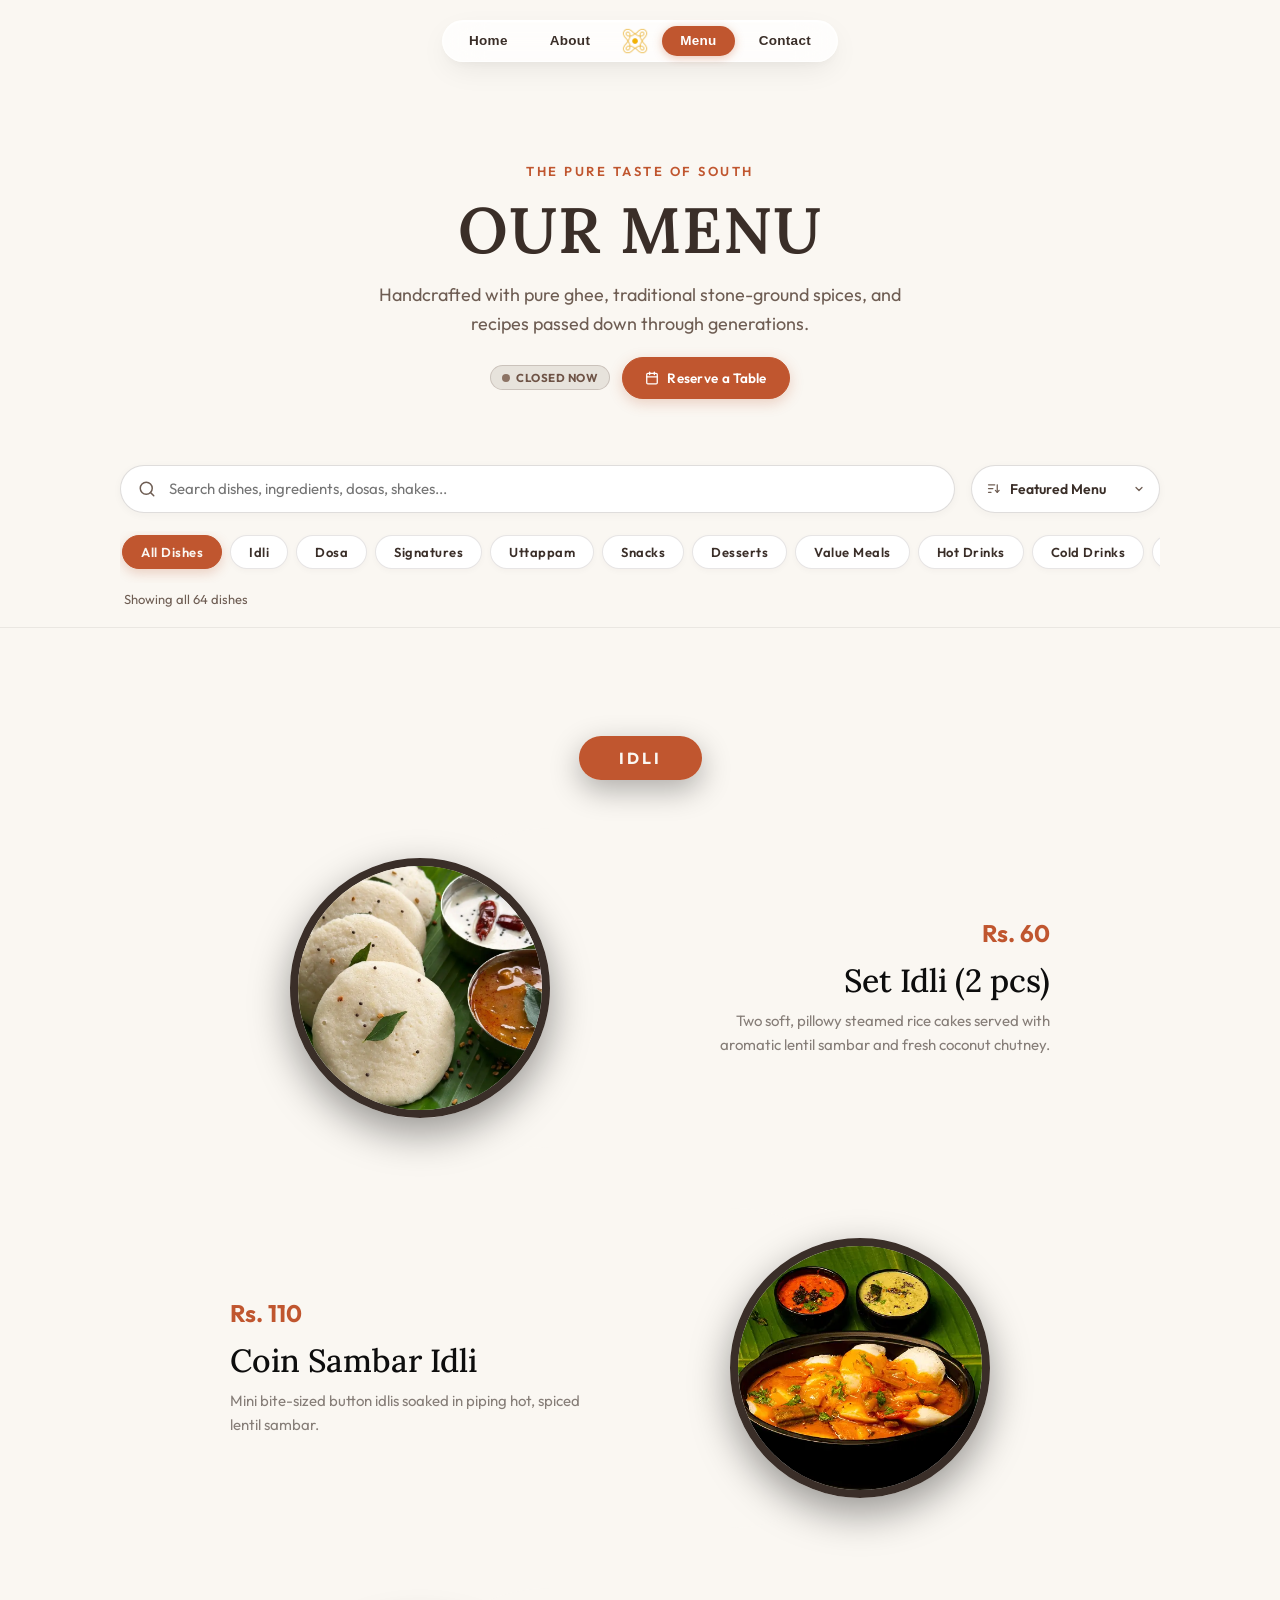
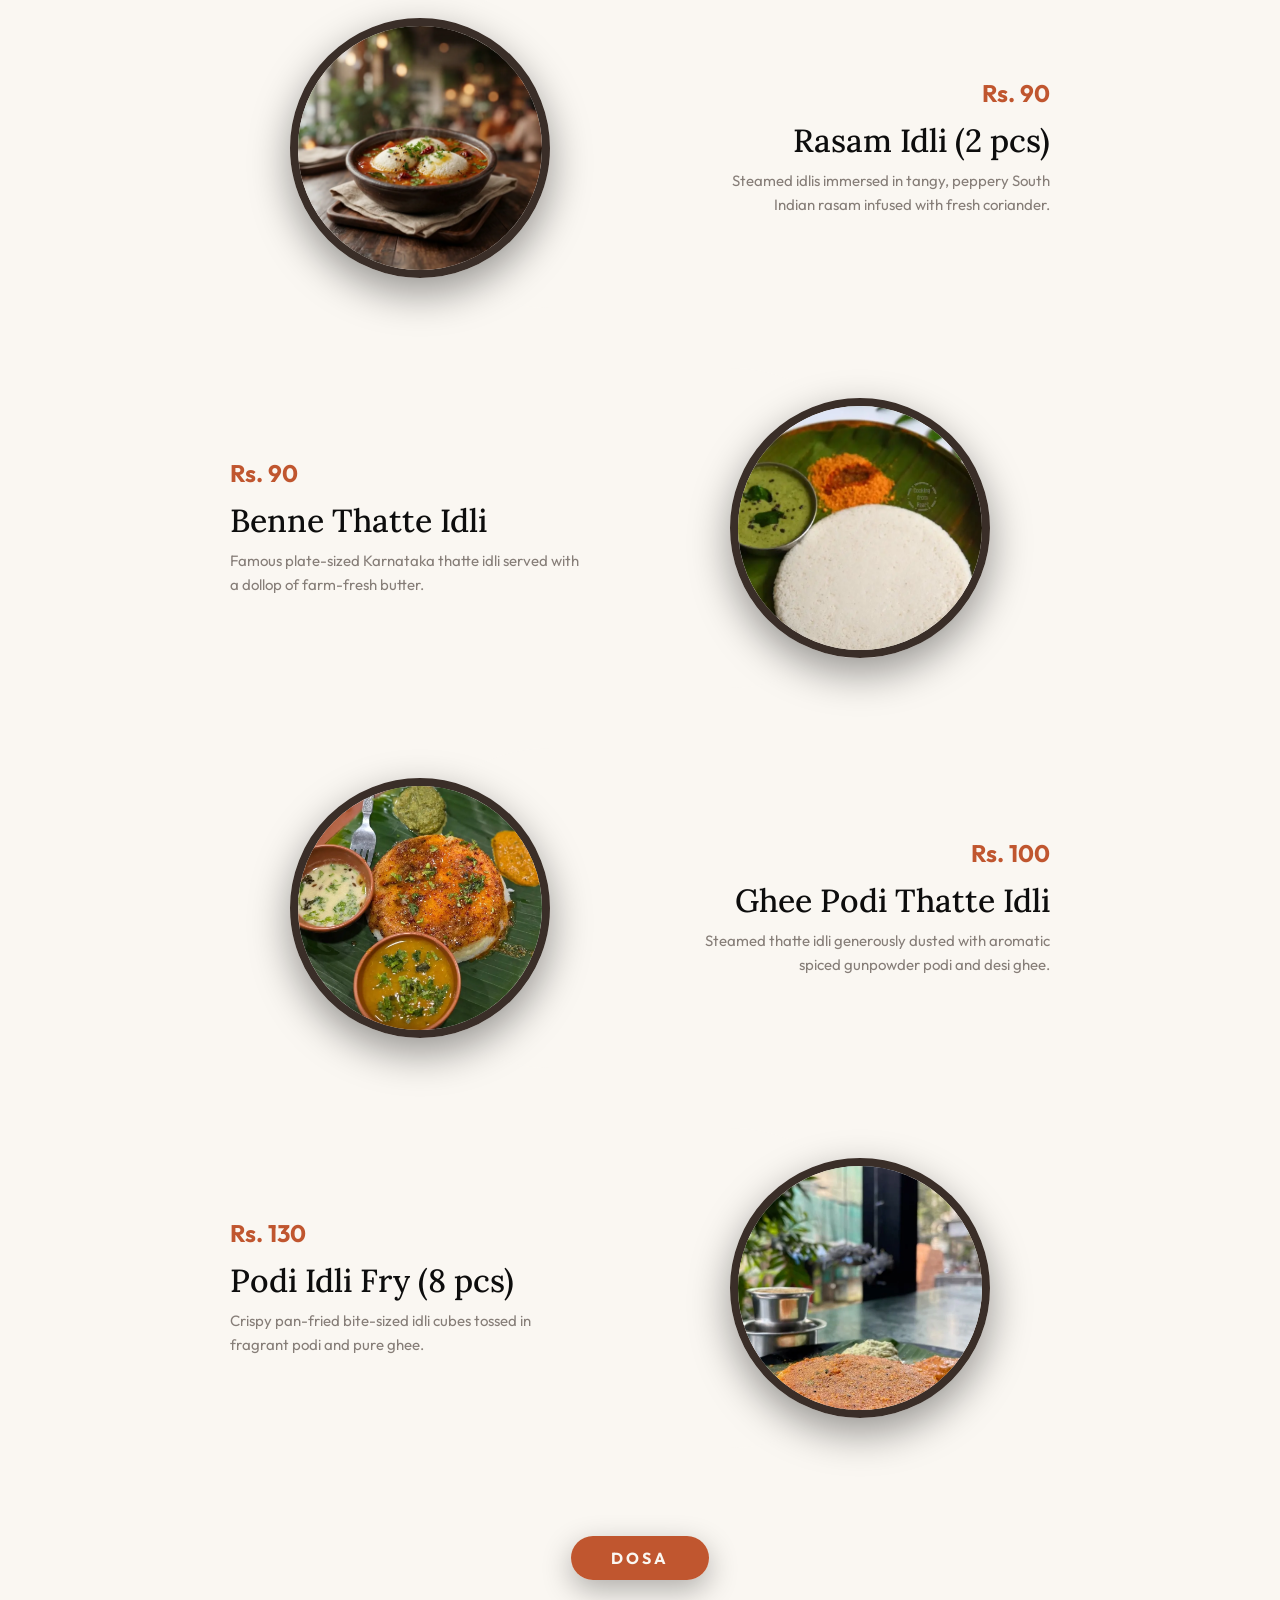
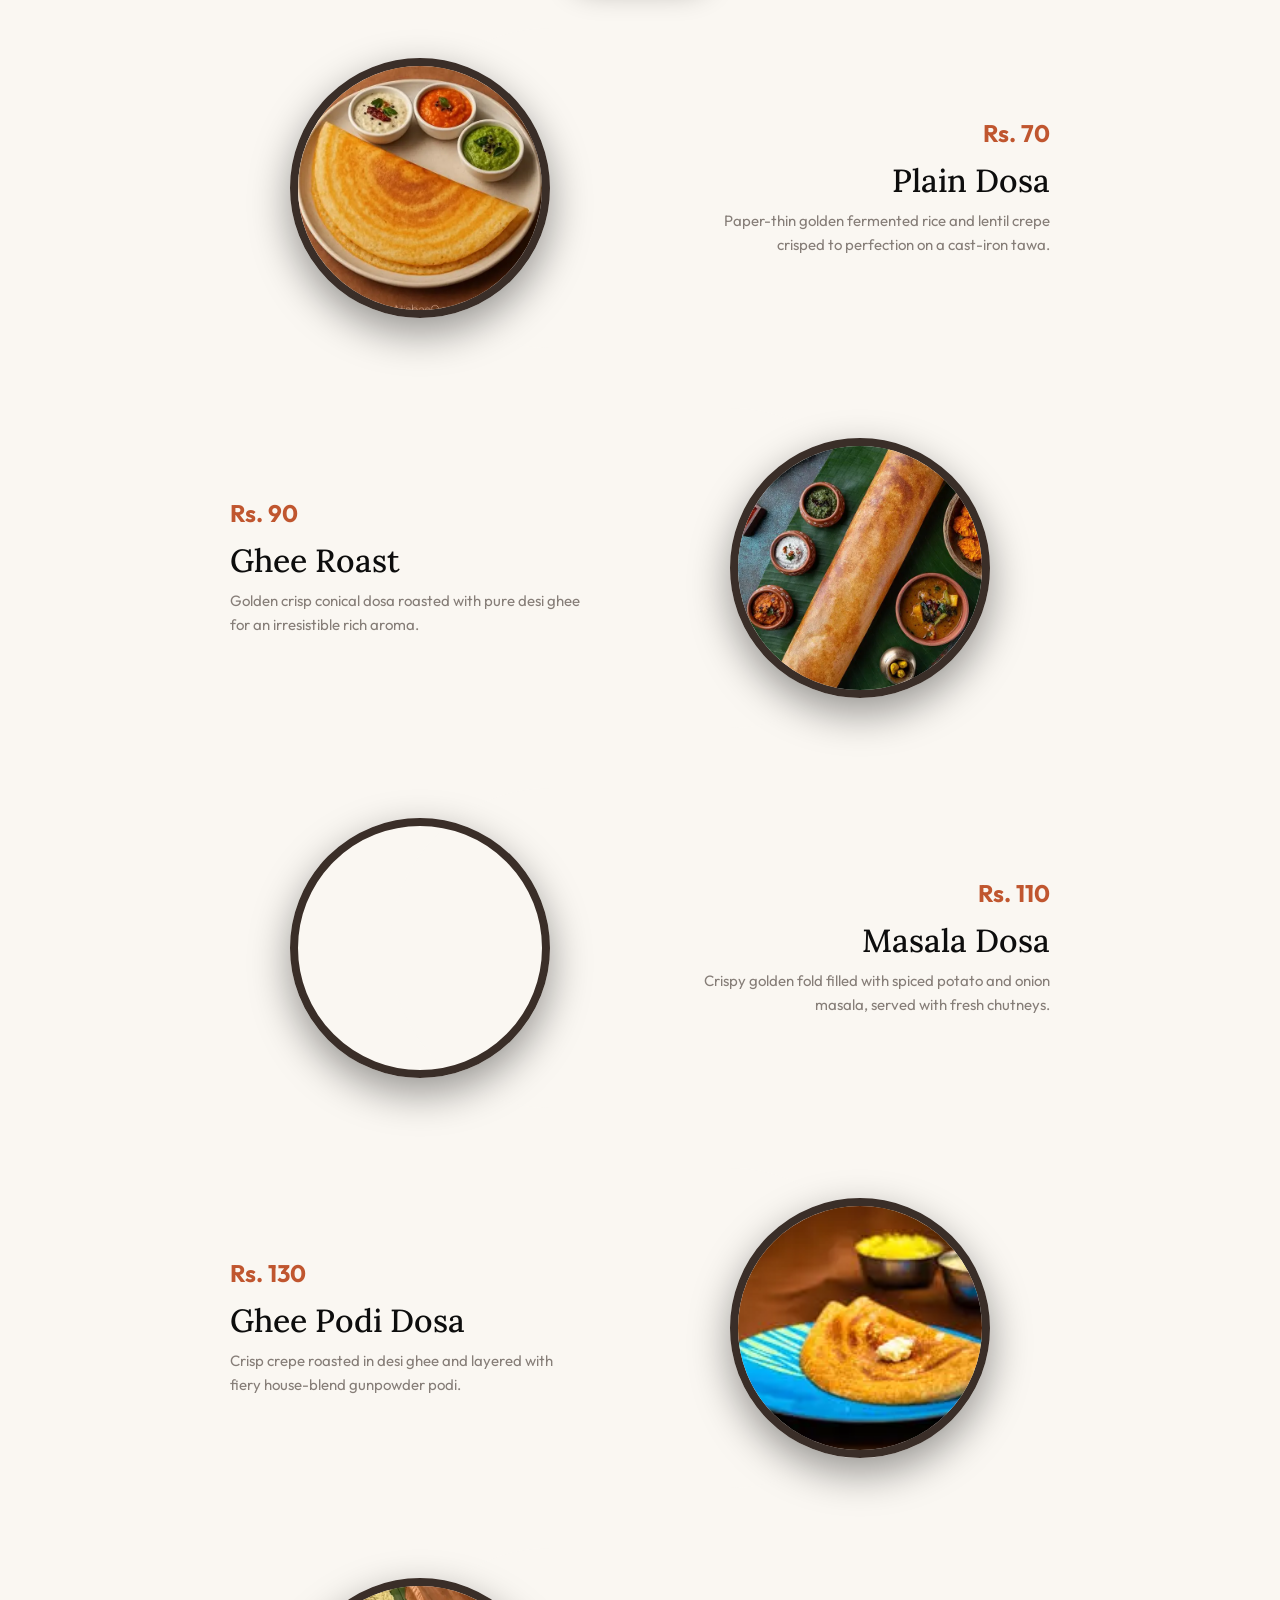
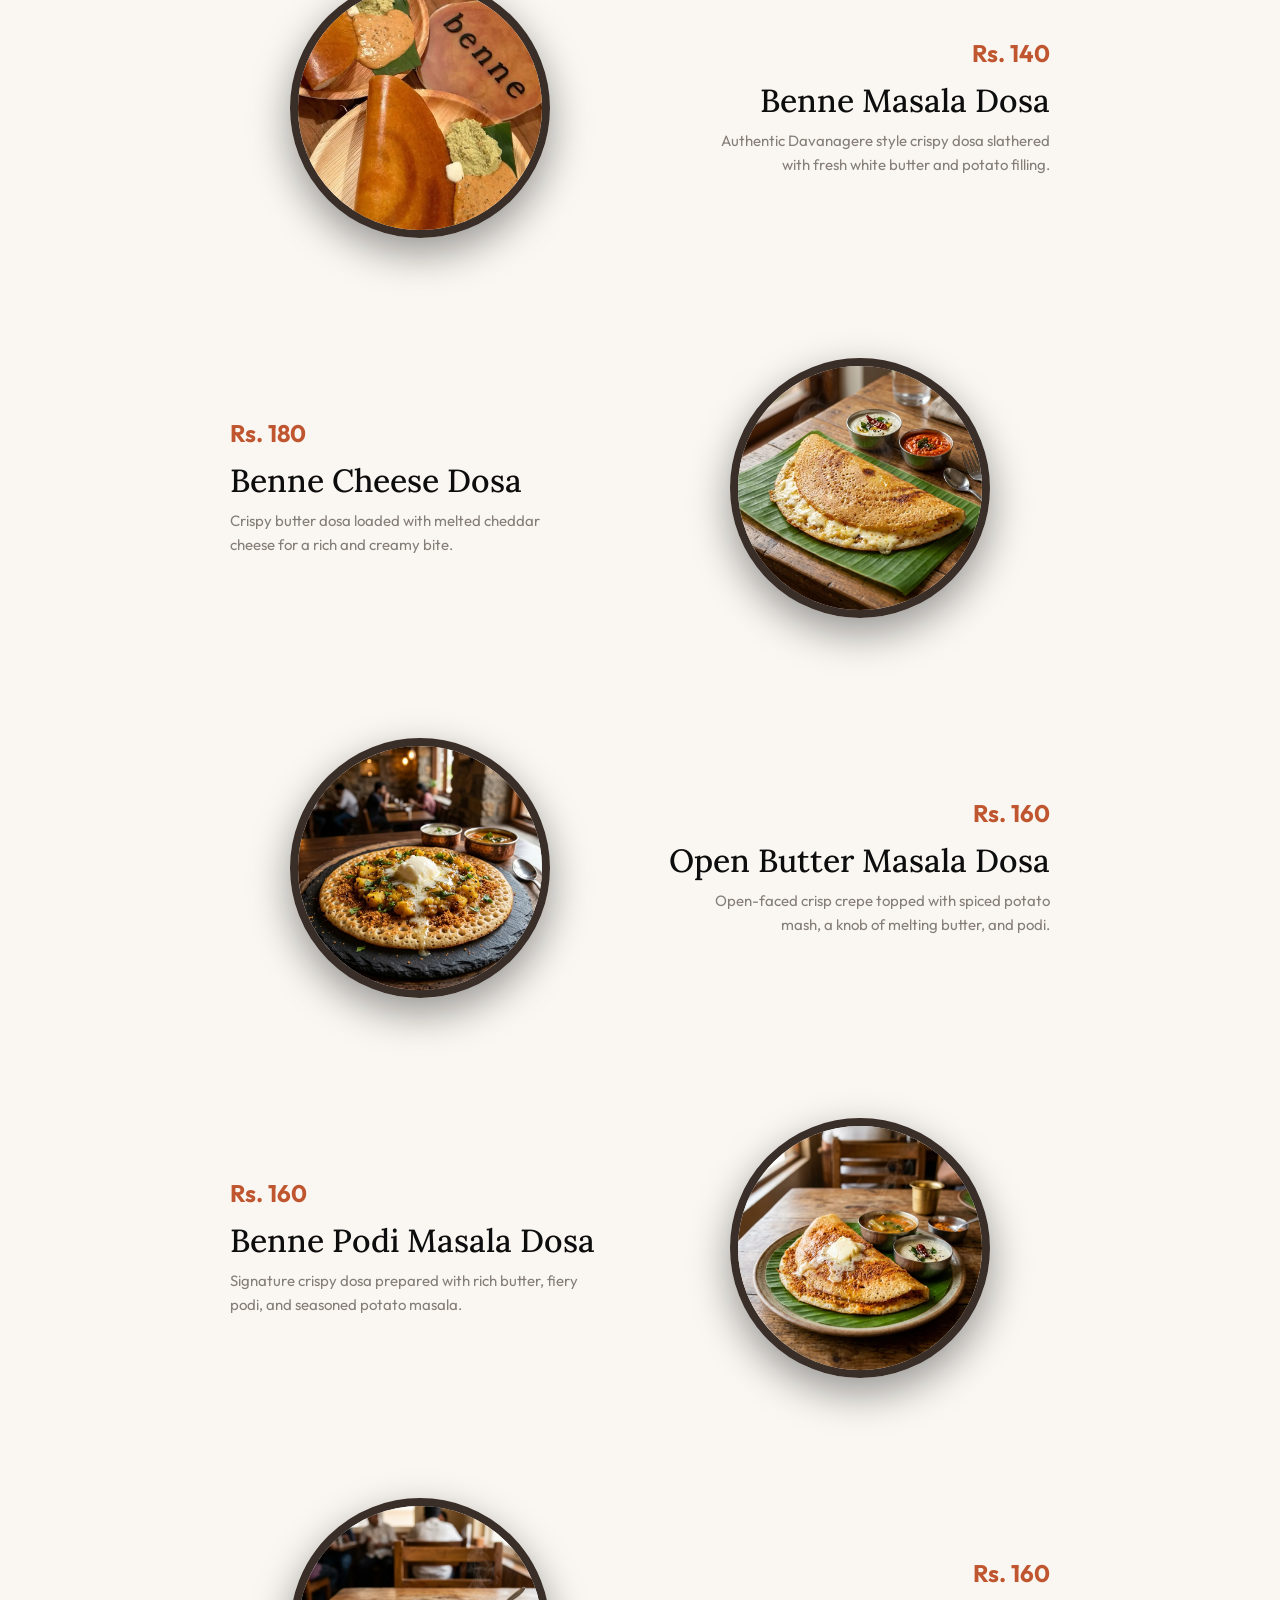
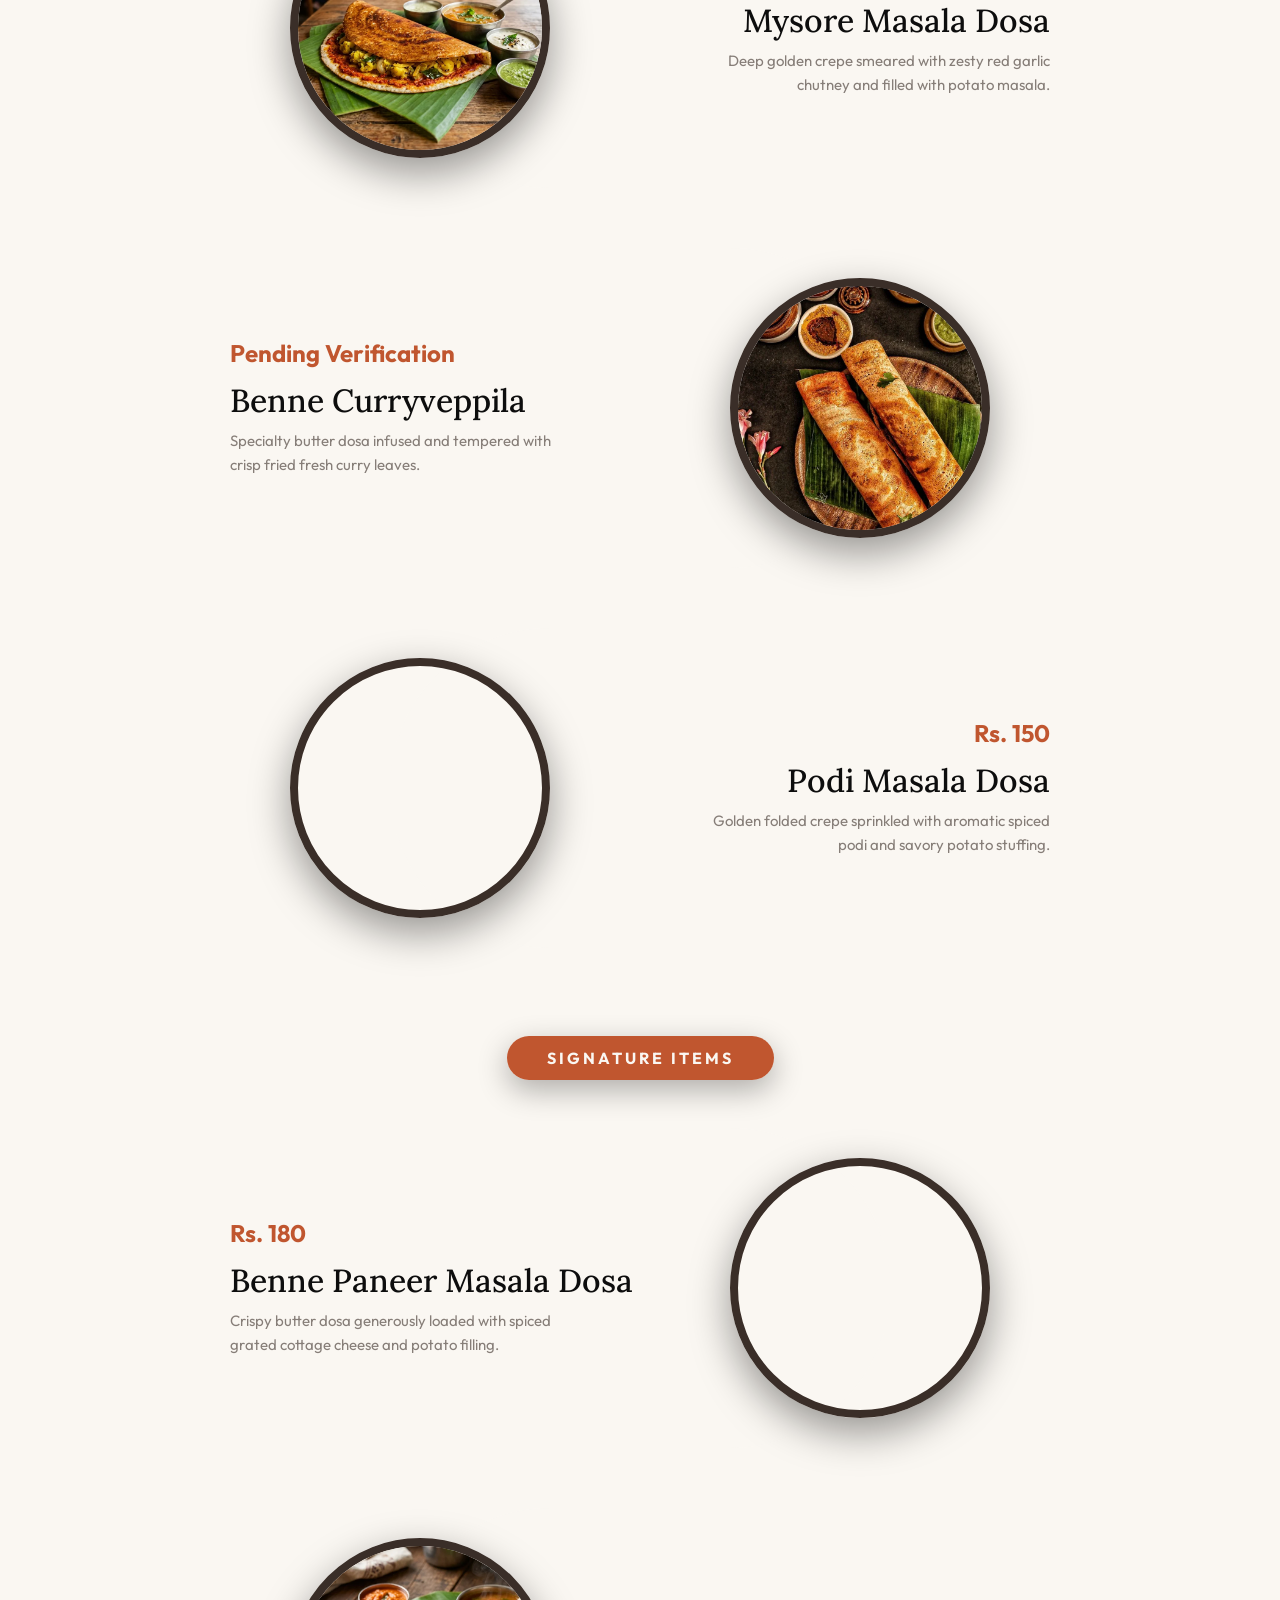
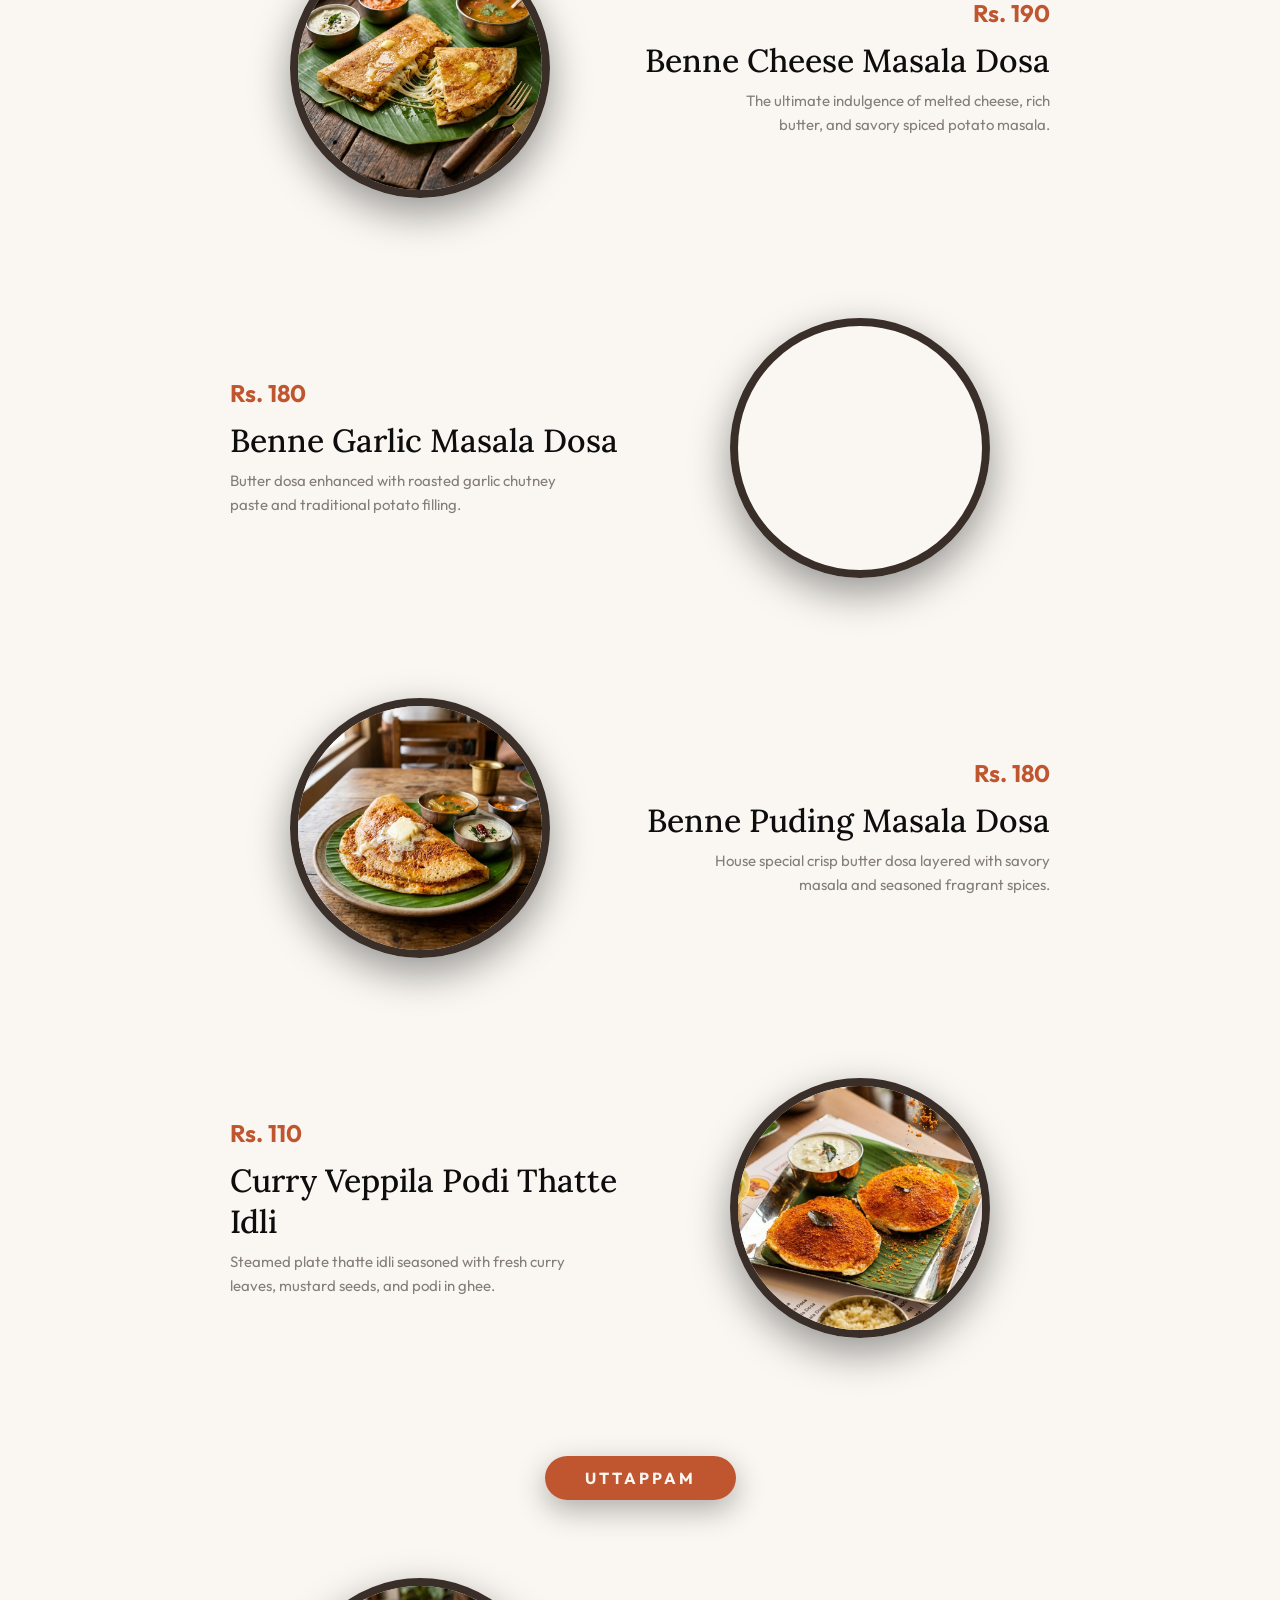
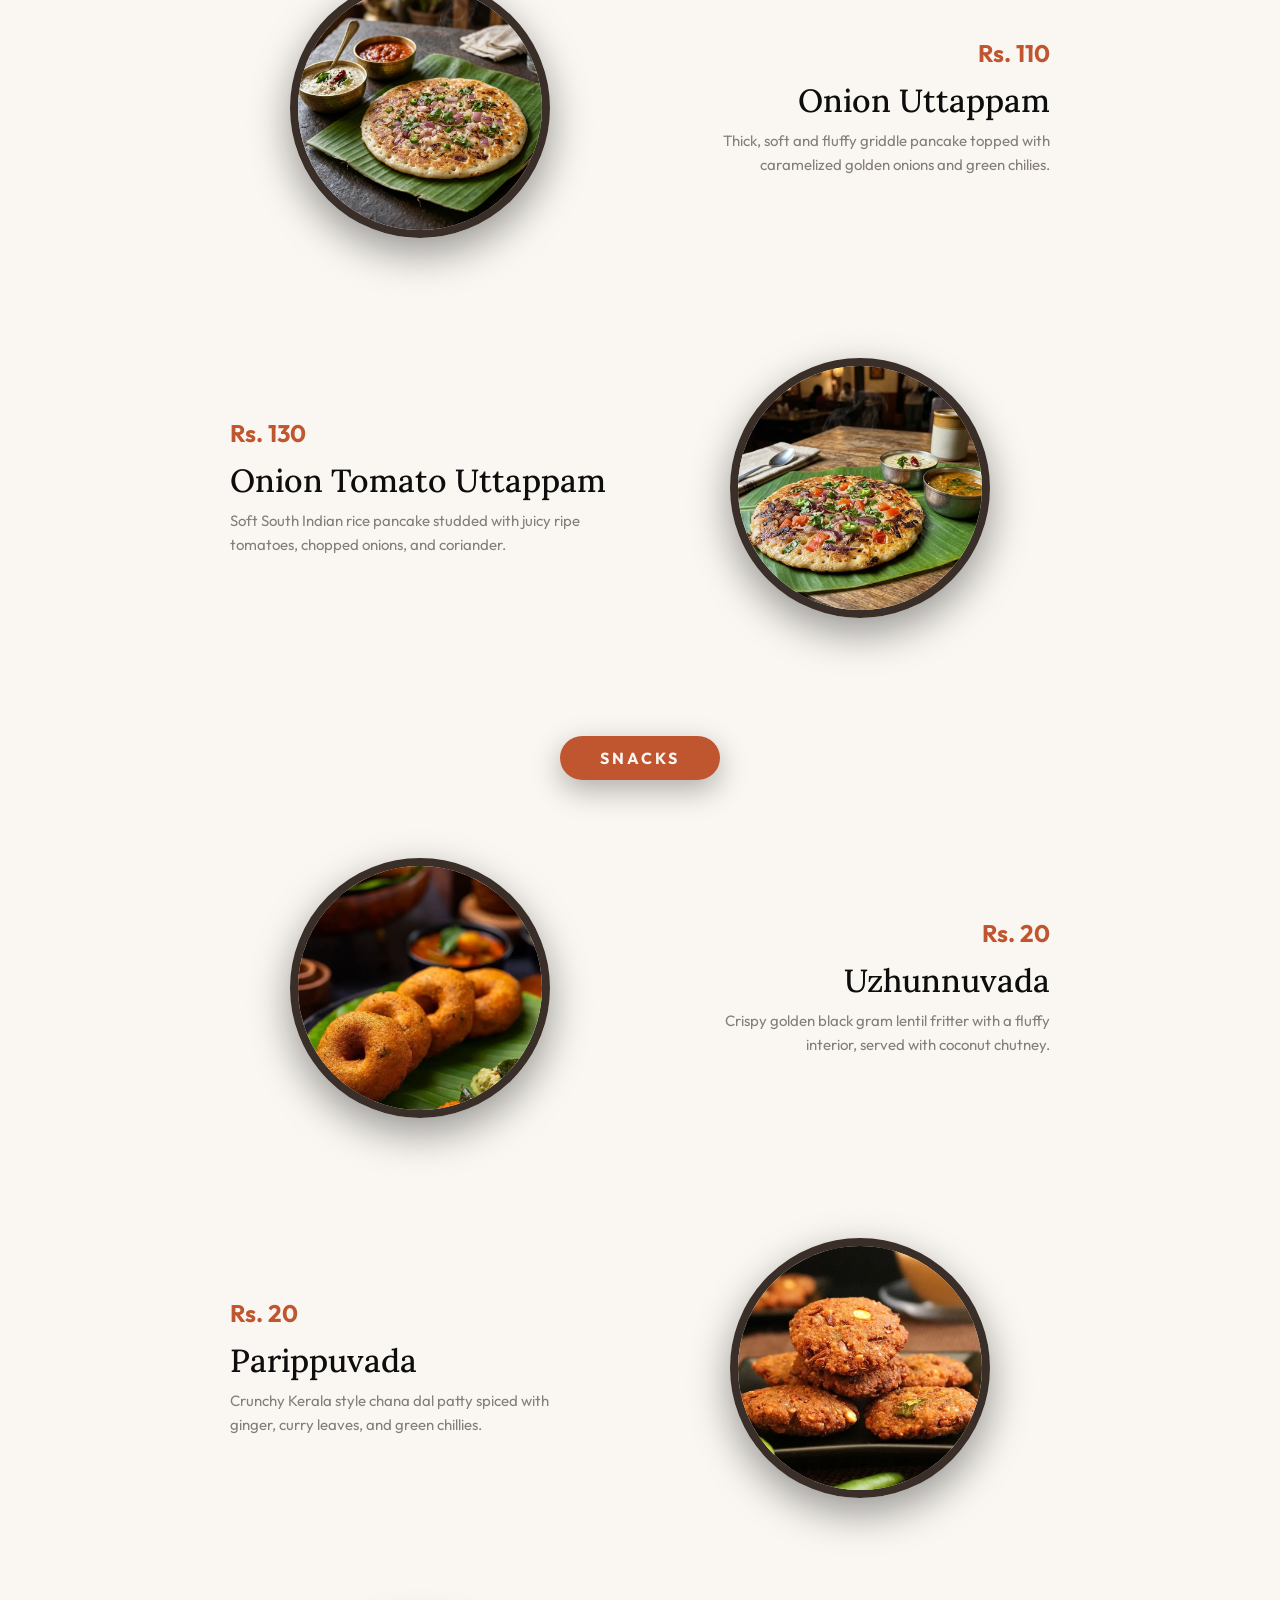
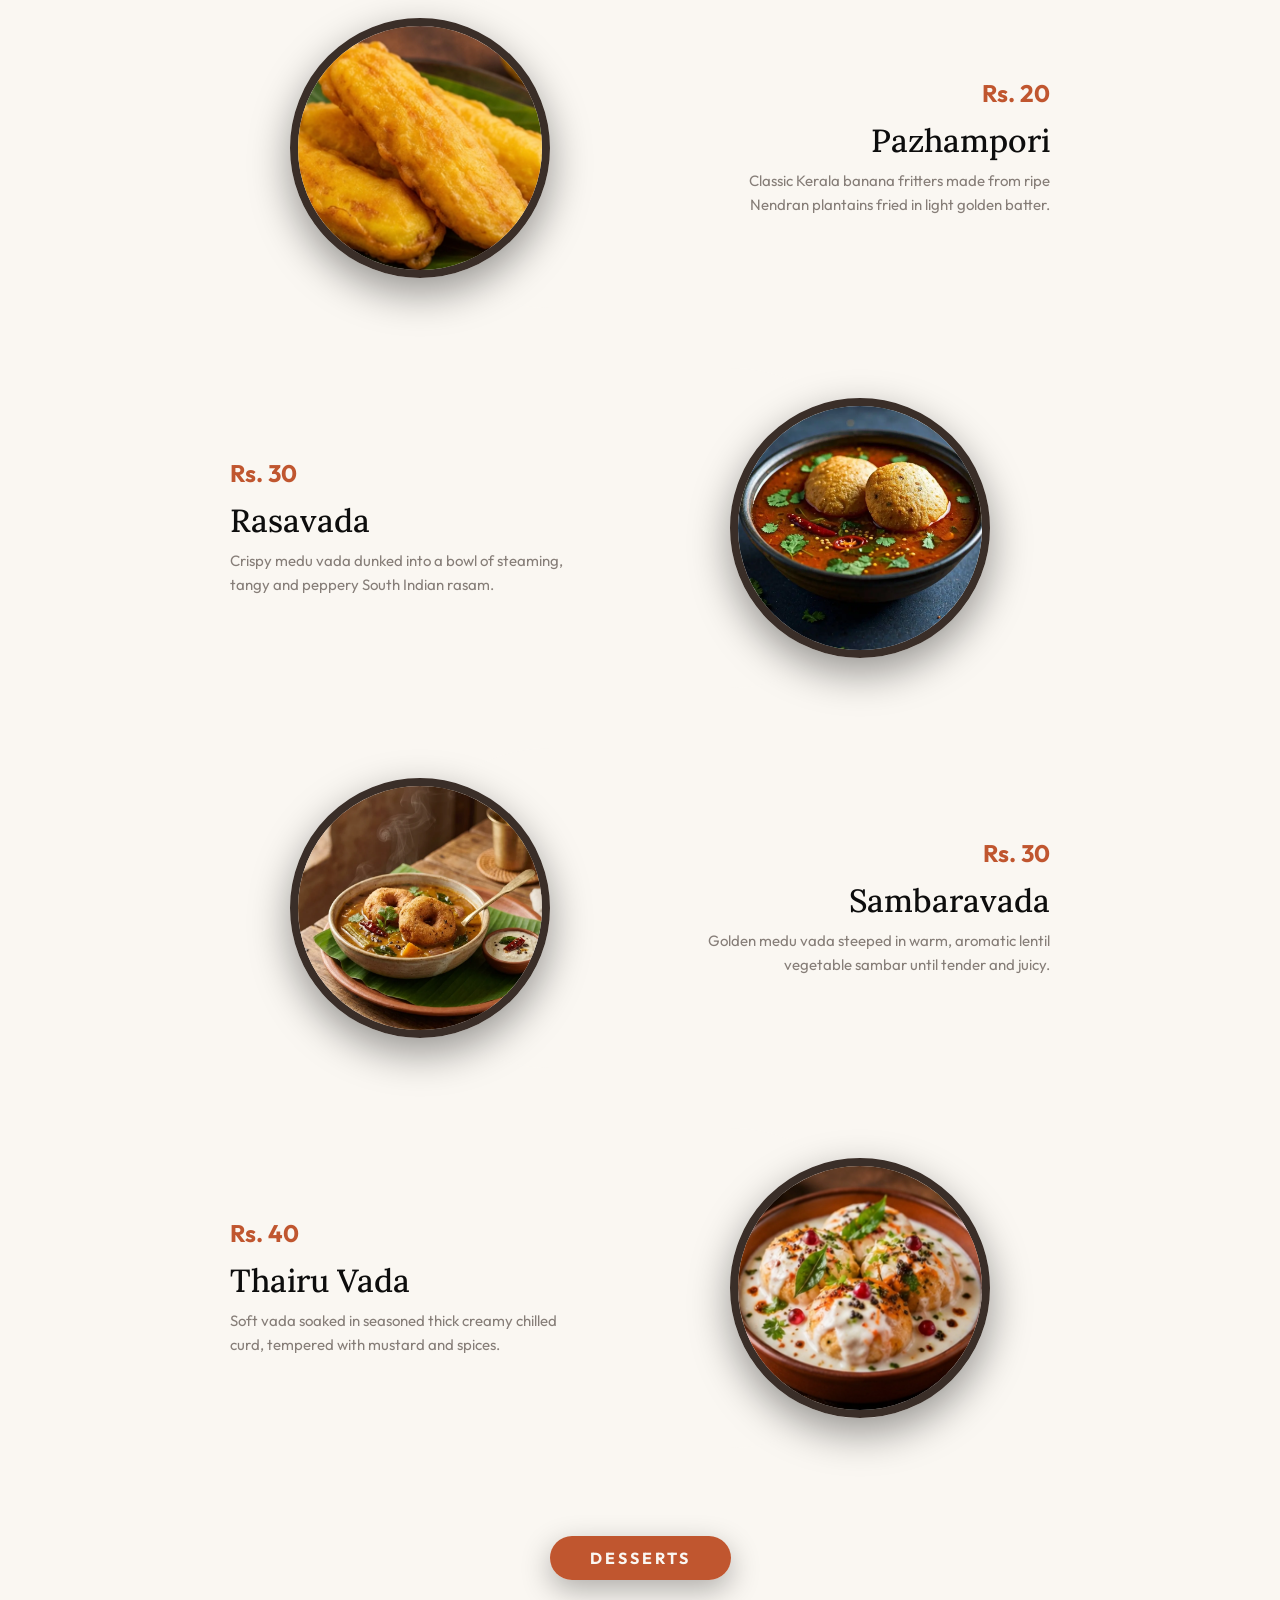
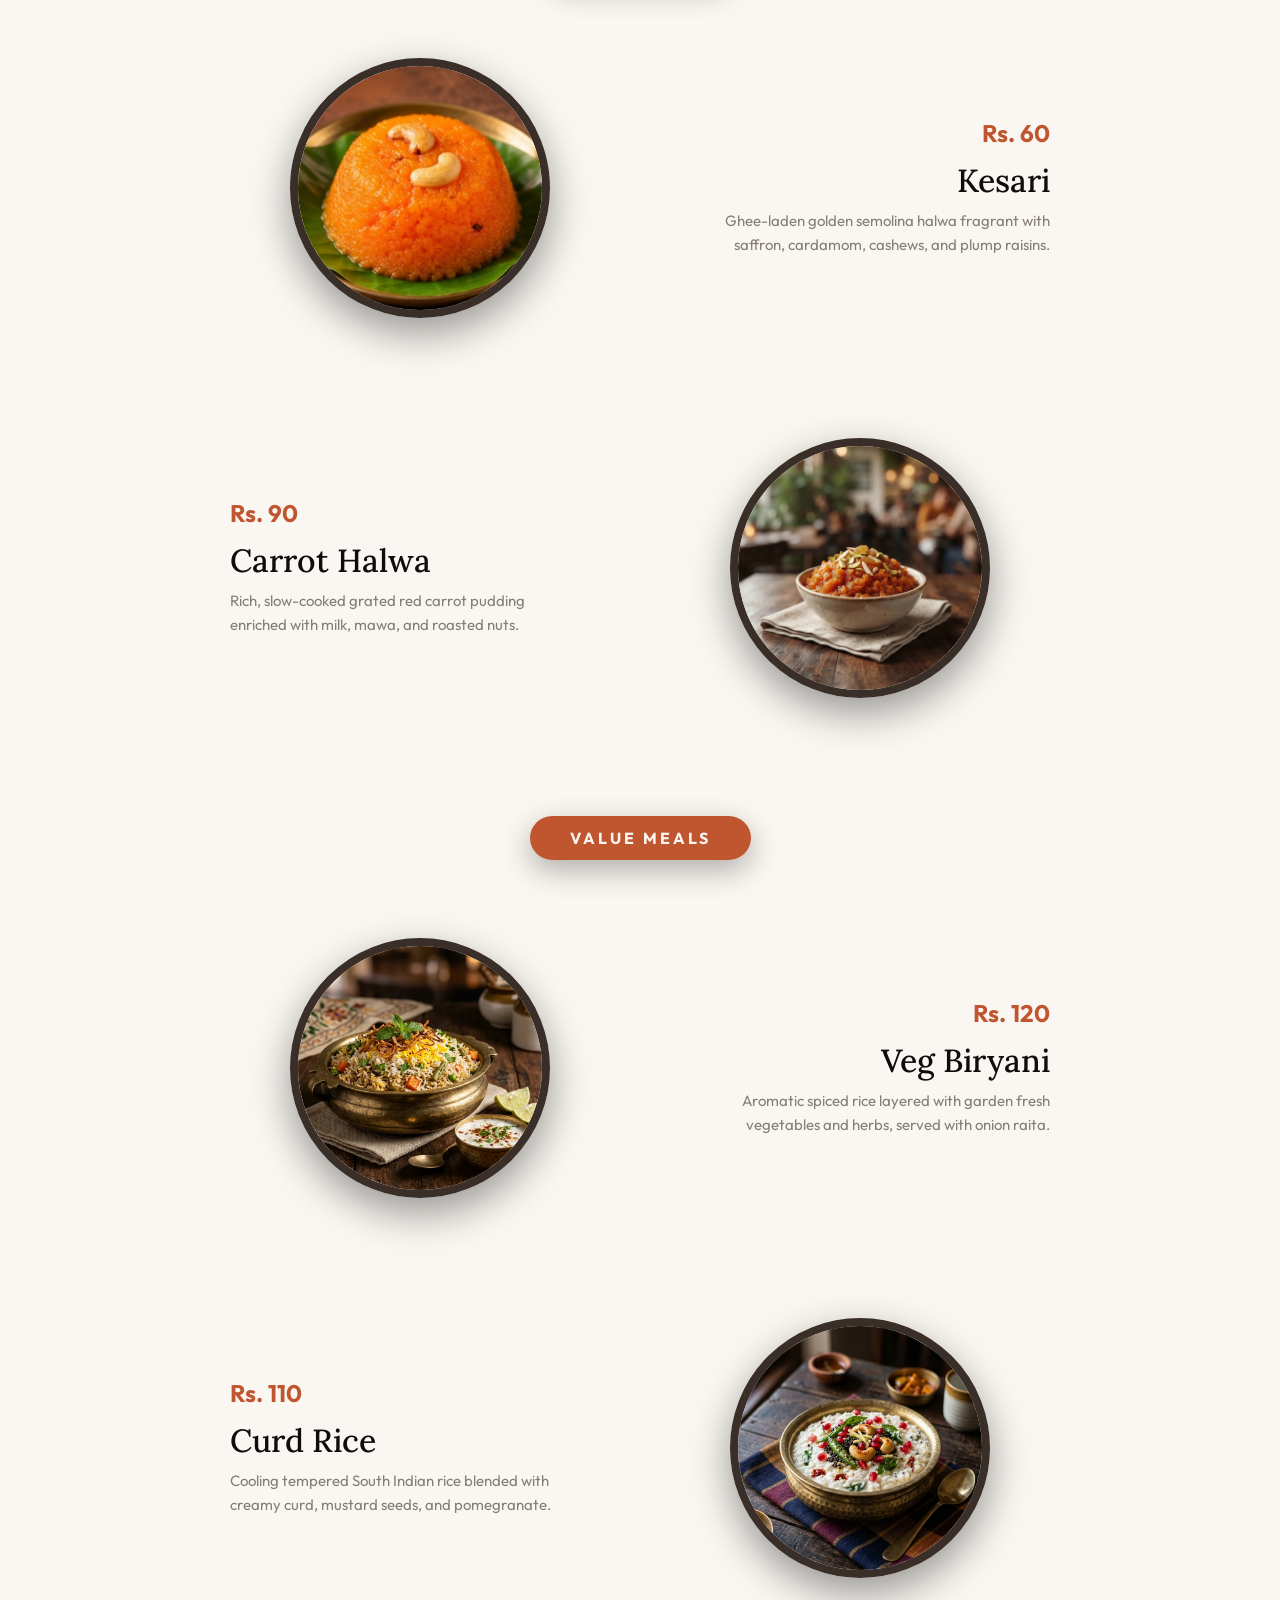
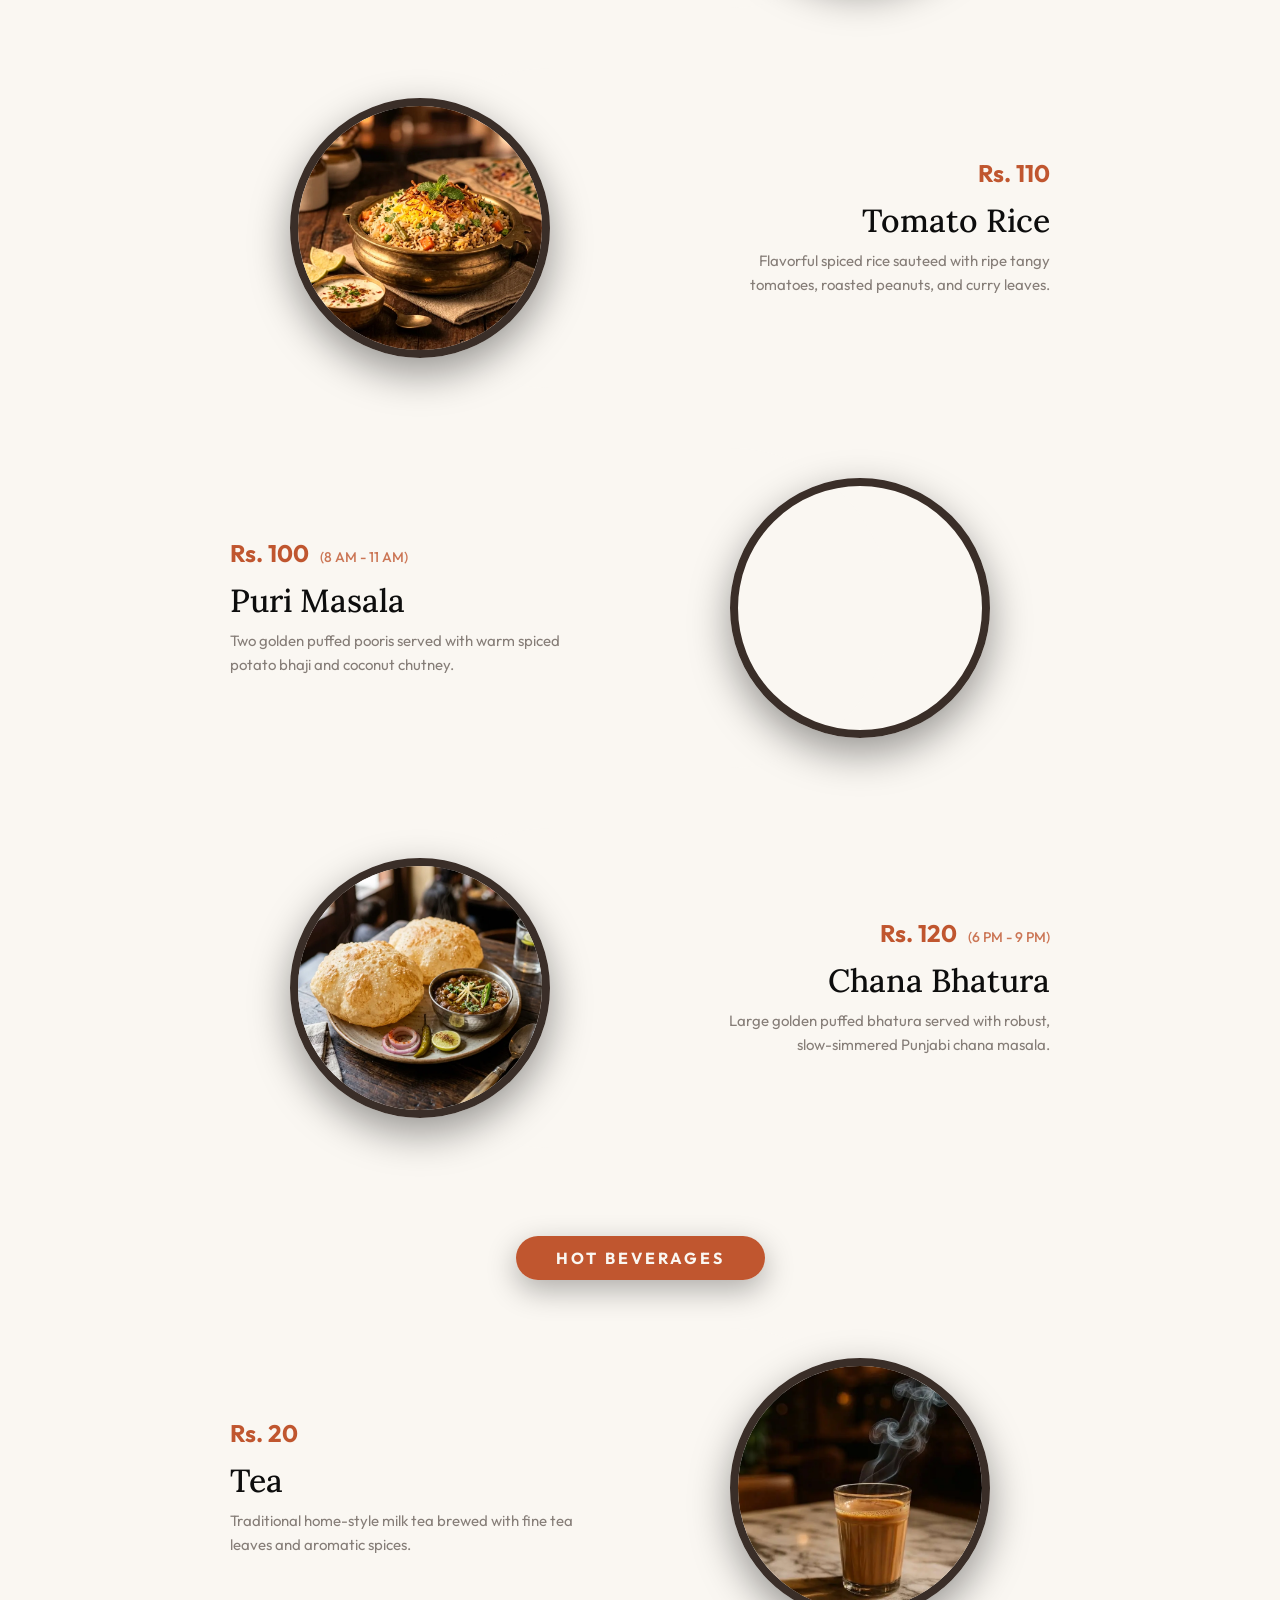
<file: menu.html>
<!DOCTYPE html>
<html lang="en-US" class="lenis">

<head>
  <meta http-equiv="Content-Type" content="text/html; charset=UTF-8">
  <meta name="viewport" content="width=device-width, initial-scale=1">
  <!-- Primary Meta Tags -->
  <title>Menu | Namma Illam - Authentic South Indian Delicacies</title>
  <meta name="title" content="Menu | Namma Illam - Authentic South Indian Delicacies">
  <meta name="description" content="Explore the Namma Illam menu: crispy Benne Dosas, Ghee Pudi Masala Dosas, Thatte Idlis, Vadas, Fresh Juices, and our signature South Indian Filter Coffee.">
  <link rel="canonical" href="https://nammaillam.in/menu.html">

  <!-- Open Graph / Facebook / WhatsApp -->
  <meta property="og:type" content="website">
  <meta property="og:site_name" content="Namma Illam">
  <meta property="og:url" content="https://nammaillam.in/menu.html">
  <meta property="og:title" content="Menu | Namma Illam - Authentic South Indian Delicacies">
  <meta property="og:description" content="Explore the Namma Illam menu: crispy Benne Dosas, Ghee Pudi Masala Dosas, Thatte Idlis, Vadas, Fresh Juices, and our signature South Indian Filter Coffee.">
  <meta property="og:image" content="https://nammaillam.in/assets/optimized/Butter-Masala.webp">

  <!-- Twitter Card -->
  <meta name="twitter:card" content="summary_large_image">
  <meta name="twitter:url" content="https://nammaillam.in/menu.html">
  <meta name="twitter:title" content="Menu | Namma Illam - Authentic South Indian Delicacies">
  <meta name="twitter:description" content="Explore the Namma Illam menu: crispy Benne Dosas, Ghee Pudi Masala Dosas, Thatte Idlis, Vadas, Fresh Juices, and our signature South Indian Filter Coffee.">
  <meta name="twitter:image" content="https://nammaillam.in/assets/optimized/Butter-Masala.webp">

  <!-- Mobile & PWA -->
  <link rel="manifest" href="manifest.json">
  <meta name="theme-color" content="#C0562F">
  <link rel="icon" type="image/webp" href="assets/optimized/logo.webp">
  <link rel="apple-touch-icon" href="assets/optimized/logo.webp">
  
  <link rel="preconnect" href="https://fonts.googleapis.com">
  <link rel="preconnect" href="https://fonts.gstatic.com" crossorigin>
  <link href="https://fonts.googleapis.com/css2?family=Lora:wght@400;700&family=Outfit:wght@300;600;900&display=swap" rel="stylesheet">

  <link rel="stylesheet" id="hello-elementor-theme-style-css" href="assets/css/theme.css" media="all">
  <link rel="stylesheet" id="elementor-frontend-css" href="assets/css/frontend.min.css" media="all">
  <link rel="stylesheet" id="global-styles-css" href="assets/css/global.css" media="all">
  <link rel="stylesheet" href="assets/css/booking.css" media="all">

  <style>
    :root {
      --primary: #3A2E28;
      --secondary: #C0562F;
      --cream: #FAF7F2;
      --text-light: #FAF7F2;
    }

    * { margin: 0; padding: 0; box-sizing: border-box; }

    body {
      background-color: #FAF7F2;
      font-family: 'Outfit', sans-serif;
      color: #3A2E28;
      overflow-x: hidden;
    }

    h1, h2, h3 { font-family: 'Lora', serif; }

    /* --- PREMIUM HEADER --- */
    header {
      position: fixed;
      top: 0; width: 100%;
      z-index: 1000;
      transition: all 0.3s ease;
      background: transparent;
    }

    .sticky-header {
      background-color: #FAF5EF !important;
      box-shadow: 0 2px 15px rgba(0,0,0,0.1);
    }

    .header-inner {
      margin: 0 auto;
      max-width: 1140px;
      display: flex;
      justify-content: center;
      align-items: center;
      padding: 20px;
      position: relative;
      gap: 30px;
    }

    /* Navigation Links */
    .nav-side a,
    .nav-link {
      text-decoration: none; 
      color: #FFF;
      font-weight: 600; 
      text-transform: uppercase;
      font-size: 14px; 
      letter-spacing: 1px; 
      transition: 0.3s;
      white-space: nowrap;
    }

    .sticky-header .nav-side a,
    .sticky-header .nav-link { 
      color: var(--primary) !important; 
    }

    .nav-side a.active,
    .nav-link.active { 
      color: var(--secondary) !important; 
    }

    .nav-side a:hover,
    .nav-link:hover {
      color: var(--secondary) !important;
    }

    .nammaillam-logo img { 
      width: 46px; 
      height: 46px;
      transition: 0.3s; 
      object-fit: contain;
    }

    .sticky-header .nammaillam-logo img { 
      width: 38px; 
      height: 38px;
    }

    /* --- HERO --- */
    .hero {
      padding: 160px 20px 36px;
      text-align: center;
      position: relative;
      background-color: #FAF7F2;
      color: #3A2E28;
    }
    .hero .hero-badge {
      display: inline-block;
      font-family: 'Outfit', sans-serif;
      font-size: 13px;
      font-weight: 600;
      letter-spacing: 2.5px;
      text-transform: uppercase;
      color: #C0562F;
      margin-bottom: 10px;
    }
    .hero h1 {
      font-family: 'Lora', serif;
      font-size: clamp(38px, 6vw, 64px);
      font-weight: 600;
      color: #3A2E28;
      letter-spacing: 1px;
      margin: 0 0 10px;
      position: static;
      transform: none;
    }
    .hero p.hero-subtitle {
      font-family: 'Outfit', sans-serif;
      font-size: clamp(15px, 2vw, 18px);
      color: #6E5D53;
      max-width: 560px;
      margin: 0 auto;
      line-height: 1.6;
    }

    /* --- SNAKE PATH LAYOUT --- */
    .menu-wrap {
      max-width: 1100px;
      margin: 0 auto 150px;
      position: relative;
      padding: 0 20px;
    }

    .menu-wrap::before {
      content: '';
      position: absolute; top: 0; left: 50%;
      transform: translateX(-50%);
      width: 100px; height: 100%;
      background-color: var(--cream);
      border-radius: 50px; z-index: 1;
    }

    .item-row {
      display: flex; align-items: center;
      position: relative; z-index: 2;
      margin-bottom: 100px; min-height: 280px;
    }

    .item-row.right { flex-direction: row-reverse; }

    .item-img-container {
      flex: 1; display: flex; justify-content: flex-end; position: relative;
    }

    .item-row.right .item-img-container { justify-content: flex-start; }

    .bubble {
      width: 210px; height: 320px;
      background-color: var(--cream);
      position: absolute; top: 50%; transform: translateY(-50%);
    }

    .item-row:not(.right) .bubble {
      right: -50px; border-radius: 160px 0 0 160px;
    }

    .item-row.right .bubble {
      left: -50px; border-radius: 0 160px 160px 0;
    }

    .food-circle {
      width: 260px; height: 260px;
      border-radius: 50%; overflow: hidden;
      border: 8px solid var(--primary);
      box-shadow: 0 15px 40px rgba(0,0,0,0.4);
      position: relative; z-index: 5;
    }

    .food-circle img { width: 100%; height: 100%; object-fit: cover; }

    .item-content { flex: 1; padding: 0 60px; }
    .item-row:not(.right) .item-content { text-align: right; padding-right: 120px; }
    .item-row.right .item-content { text-align: left; padding-left: 120px; }

    .item-content h3 { font-size: clamp(24px, 4vw, 32px); margin-bottom: 8px; color: #0d0d0d; }
    .item-content .price { display: block; color: var(--secondary); font-size: 24px; font-weight: 700; margin-bottom: 12px; }
    .item-content p { font-size: 15px; line-height: 1.6; opacity: 0.6; max-width: 350px; }
    .item-row:not(.right) p { margin-left: auto; }

    .cat-label { position: relative; z-index: 10; text-align: center; margin: 120px 0 80px; }
    .cat-label span {
      background: var(--secondary); color: var(--cream);
      padding: 12px 40px; border-radius: 50px;
      font-weight: 700; text-transform: uppercase;
      letter-spacing: 3px; font-size: 16px;
      box-shadow: 0 10px 30px rgba(0,0,0,0.3);
    }

    /* --- MOBILE RESPONSIVENESS --- */
    @media (max-width: 900px) {
      .header-inner {
        padding: 14px 16px;
        gap: 12px;
      }

      .nav-side {
        gap: 24px;
      }

      .nav-link {
        font-size: 12px;
        letter-spacing: 0.5px;
      }

      .nammaillam-logo img { width: 38px; height: 38px; }
      
      .hero { padding: 120px 20px 24px; }
      .hero h1 { font-size: 36px; }
      
      .menu-wrap {
        max-width: 100%;
        padding: 0 20px;
        display: flex;
        flex-direction: column;
      }
      
      .menu-wrap::before { display: none; }
      .bubble { display: none; }
      
      .item-row, .item-row.right {
        flex-direction: column;
        align-items: center;
        text-align: center !important;
        margin-bottom: 50px;
        min-height: auto;
        gap: 20px;
      }
      
      .item-img-container {
        flex: none;
        justify-content: center;
        padding: 0 !important;
        width: auto;
      }
      
      .food-circle { width: 140px; height: 140px; border-width: 4px; }
      
      .item-content {
        flex: none;
        padding: 0 !important;
        width: 100%;
        max-width: 300px;
      }
      
      .item-row:not(.right) .item-content { 
        text-align: center;
      }
      
      .item-row.right .item-content { 
        text-align: center;
      }
      
      .item-content h3 { font-size: 20px; margin-bottom: 5px; }
      .item-content .price { font-size: 18px; }
      .item-content p { font-size: 12px; max-width: 100%; margin: 0; }
      .cat-label { margin: 40px 0 30px; }
      .cat-label span { padding: 8px 25px; font-size: 12px; }
    }

  @media (max-width: 767px) {
      .header-inner {
        justify-content: space-between;
        align-items: center;
        padding: 10px 12px;
        gap: 10px;
      }
      .nav-side {
        gap: 18px;
      }
      .nav-link {
        font-size: 12px !important;
      }
      
      
      .menu-wrap {
        padding: 0 15px;
      }
      
      .food-circle { width: 120px; height: 120px; border-width: 3px; }
      
      .item-row, .item-row.right {
        margin-bottom: 40px;
        gap: 15px;
      }
      
      .item-content {
        max-width: 280px;
      }
      
      .item-content h3 { font-size: 18px; }
      .item-content .price { font-size: 16px; }
      .item-content p { font-size: 11px; }
    }

    @media (max-width: 480px) {
      .header-inner {
        padding: 10px 12px;
        gap: 12px;
      }
      .nammaillam-logo img {
        width: 34px;
        height: 34px;
      }
      
      .menu-wrap {
        padding: 0 12px;
      }
      
      .food-circle { width: 110px; height: 110px; border-width: 2px; }
      
      .item-row, .item-row.right {
        margin-bottom: 35px;
        gap: 12px;
      }
      
      .item-content {
        max-width: 250px;
      }
      
      
      .item-content h3 { font-size: 16px; margin-bottom: 3px; }
      .item-content .price { font-size: 14px; }
      .item-content p { font-size: 10px; line-height: 1.4; }
      .cat-label { margin: 30px 0 20px; }
      .cat-label span { padding: 6px 15px; font-size: 10px; }
      
    }
  

/* --- MENU SEARCH, SORT & CATEGORY CONTROLS --- */
.menu-controls-wrapper {
  background: #FAF7F2;
  position: relative;
  z-index: 50;
  padding: 30px 20px 14px;
  border-bottom: 1px solid rgba(58, 46, 40, 0.08);
}

.menu-controls-inner {
  max-width: 1040px;
  margin: 0 auto;
}

.menu-search-sort-row {
  display: flex;
  gap: 16px;
  align-items: center;
  justify-content: space-between;
  margin-bottom: 18px;
  flex-wrap: wrap;
}

.menu-search-box {
  position: relative;
  flex: 1 1 360px;
  display: flex;
  align-items: center;
}

.menu-search-box .search-icon-svg {
  position: absolute;
  left: 18px;
  color: #6E5D53;
  pointer-events: none;
  transition: color 0.3s ease;
}

.menu-search-box input {
  width: 100%;
  height: 48px;
  background: #FFFFFF;
  border: 1px solid rgba(58, 46, 40, 0.16);
  border-radius: 999px;
  padding: 0 44px 0 48px;
  font-family: 'Outfit', sans-serif;
  font-size: 15px;
  color: #3A2E28;
  outline: none;
  transition: all 0.25s ease;
  box-shadow: 0 2px 8px rgba(58, 46, 40, 0.04);
  box-sizing: border-box;
}

.menu-search-box input:focus {
  border-color: #C0562F;
  box-shadow: 0 0 0 3px rgba(192, 86, 47, 0.14);
}

.menu-search-box input:focus + .search-icon-svg {
  color: #C0562F;
}

.search-clear-btn {
  position: absolute;
  right: 14px;
  width: 24px;
  height: 24px;
  border-radius: 50%;
  background: rgba(58, 46, 40, 0.1);
  border: none;
  display: flex;
  align-items: center;
  justify-content: center;
  color: #3A2E28;
  cursor: pointer;
  transition: all 0.2s ease;
  padding: 0;
}

.search-clear-btn:hover {
  background: #C0562F;
  color: #FAF7F2;
}

.menu-sort-box {
  display: flex;
  align-items: center;
  flex: 0 0 auto;
}

.sort-select-wrapper {
  position: relative;
  display: inline-flex;
  align-items: center;
  background: #FFFFFF;
  border: 1px solid rgba(58, 46, 40, 0.16);
  border-radius: 999px;
  height: 48px;
  padding: 0 34px 0 38px;
  transition: all 0.25s ease;
  box-shadow: 0 2px 8px rgba(58, 46, 40, 0.04);
  box-sizing: border-box;
}

.sort-select-wrapper:hover,
.sort-select-wrapper:focus-within {
  border-color: #C0562F;
  box-shadow: 0 0 0 3px rgba(192, 86, 47, 0.14);
}

.sort-select-wrapper .sort-icon-svg {
  position: absolute;
  left: 14px;
  color: #6E5D53;
  pointer-events: none;
}

.sort-select-wrapper .sort-chevron-svg {
  position: absolute;
  right: 14px;
  color: #6E5D53;
  pointer-events: none;
}

.sort-select-wrapper select {
  appearance: none;
  -webkit-appearance: none;
  background: transparent;
  border: none;
  outline: none;
  font-family: 'Outfit', sans-serif;
  font-size: 14px;
  font-weight: 600;
  color: #3A2E28;
  cursor: pointer;
  padding: 0;
}

/* Category Filter Pills */
.menu-categories-row {
  display: flex;
  gap: 8px;
  overflow-x: auto;
  -webkit-overflow-scrolling: touch;
  scrollbar-width: none;
  padding: 4px 2px 14px;
}

.menu-categories-row::-webkit-scrollbar {
  display: none;
}

.category-pill {
  padding: 8px 18px;
  border-radius: 999px;
  background: #FFFFFF;
  border: 1px solid rgba(58, 46, 40, 0.12);
  color: #3A2E28;
  font-family: 'Outfit', sans-serif;
  font-size: 13px;
  font-weight: 600;
  letter-spacing: 0.5px;
  cursor: pointer;
  white-space: nowrap;
  transition: all 0.25s ease;
  box-shadow: 0 2px 6px rgba(58, 46, 40, 0.03);
}

.category-pill:hover {
  border-color: #C0562F;
  color: #C0562F;
  transform: translateY(-1px);
}

.category-pill.active {
  background: #C0562F !important;
  color: #FAF7F2 !important;
  border-color: #C0562F !important;
  box-shadow: 0 4px 12px rgba(192, 86, 47, 0.25) !important;
}

/* Feedback & Reset Row */
.menu-feedback-bar {
  display: flex;
  justify-content: space-between;
  align-items: center;
  padding: 8px 4px 6px;
  font-size: 13px;
  color: #6E5D53;
  font-family: 'Outfit', sans-serif;
}

.reset-link-btn {
  background: none;
  border: none;
  color: #C0562F;
  font-family: 'Outfit', sans-serif;
  font-size: 13px;
  font-weight: 600;
  cursor: pointer;
  text-decoration: underline;
  padding: 0;
  transition: color 0.2s ease;
}

.reset-link-btn:hover {
  color: #3A2E28;
}

/* Empty State */
.no-dishes-state {
  text-align: center;
  padding: 80px 20px 100px;
  background: #FFFFFF;
  border-radius: 20px;
  margin: 40px auto;
  max-width: 600px;
  border: 1px dashed rgba(58, 46, 40, 0.18);
  box-shadow: 0 10px 30px rgba(58, 46, 40, 0.03);
}

.no-dishes-icon-svg {
  color: #C0562F;
  margin-bottom: 20px;
}

.no-dishes-state h3 {
  font-family: 'Lora', serif;
  font-size: 26px;
  color: #3A2E28;
  margin-bottom: 10px;
}

.no-dishes-state p {
  font-size: 15px;
  color: #6E5D53;
  margin-bottom: 24px;
}

.no-dishes-reset-btn {
  display: inline-flex;
  align-items: center;
  gap: 8px;
  background: #3A2E28;
  color: #FAF7F2;
  border: none;
  border-radius: 999px;
  padding: 12px 28px;
  font-size: 14px;
  font-weight: 600;
  cursor: pointer;
  transition: all 0.25s ease;
}

.no-dishes-reset-btn:hover {
  background: #C0562F;
  transform: translateY(-2px);
  box-shadow: 0 6px 16px rgba(192, 86, 47, 0.25);
}

.menu-category-section {
  width: 100%;
}

.category-items-container {
  width: 100%;
}

@media (max-width: 767px) {
  .menu-controls-wrapper {
    padding: 20px 16px 8px;
  }
  .menu-search-sort-row {
    flex-direction: column;
    align-items: stretch;
    gap: 12px;
  }
  .menu-search-box {
    width: 100%;
  }
  .sort-select-wrapper {
    width: 100%;
    justify-content: space-between;
  }
  .sort-select-wrapper select {
    width: 100%;
  }
}


</style>
<style id="unified-header-style">
/* Global responsive safety against horizontal viewport overflow */
html, body {
  overflow-x: hidden !important;
  max-width: 100% !important;
  width: 100% !important;
}

/* Unified Header Navigation (Desktop & Mobile) - Dynamic Island Pill */
header {
  position: fixed;
  top: 20px;
  left: 0;
  width: 100%;
  max-width: 100%;
  z-index: 1000;
  display: flex;
  justify-content: center;
  background: transparent !important;
  box-shadow: none !important;
  pointer-events: none;
  transition: transform 0.35s cubic-bezier(0.16, 1, 0.3, 1), opacity 0.3s ease, top 0.3s ease;
  box-sizing: border-box;
}

header.sticky-header {
  background: transparent !important;
  box-shadow: none !important;
}

.header-inner {
  pointer-events: auto;
  margin: 0 auto;
  max-width: fit-content;
  display: inline-flex;
  align-items: center;
  justify-content: center;
  gap: 6px;
  padding: 5px 8px;
  background: rgba(255, 255, 255, 0.78);
  backdrop-filter: blur(20px) saturate(180%);
  -webkit-backdrop-filter: blur(20px) saturate(180%);
  border: 1px solid rgba(255, 255, 255, 0.75);
  border-radius: 9999px;
  box-shadow: 0 10px 30px -5px rgba(0, 0, 0, 0.08), 0 4px 12px -2px rgba(0, 0, 0, 0.04), inset 0 1px 1px rgba(255, 255, 255, 0.9);
  transition: all 0.3s cubic-bezier(0.16, 1, 0.3, 1);
  box-sizing: border-box;
}

.sticky-header .header-inner {
  background: rgba(250, 245, 239, 0.92);
  border-color: rgba(192, 86, 47, 0.2);
  box-shadow: 0 12px 35px -5px rgba(45, 25, 15, 0.12), 0 4px 12px -2px rgba(0, 0, 0, 0.06), inset 0 1px 1px rgba(255, 255, 255, 0.95);
}

.nav-link {
  text-decoration: none;
  color: #3A2E28;
  font-family: "Manrope", sans-serif;
  font-weight: 600;
  font-size: 13.5px;
  letter-spacing: 0.3px;
  padding: 8px 18px;
  border-radius: 9999px;
  transition: all 0.25s ease;
  white-space: nowrap;
  display: inline-flex;
  align-items: center;
  justify-content: center;
  line-height: 1;
  text-transform: capitalize;
  box-sizing: border-box;
}

.nav-link:hover {
  color: #C0562F !important;
  background: rgba(192, 86, 47, 0.08);
}

.nav-link.active {
  background: #C0562F !important;
  color: #FFFFFF !important;
  box-shadow: 0 2px 10px rgba(192, 86, 47, 0.35);
}

.nammaillam-logo {
  display: inline-flex;
  align-items: center;
  justify-content: center;
  padding: 0 6px;
}

.nammaillam-logo img {
  width: 30px;
  height: 30px;
  object-fit: contain;
  transition: transform 0.25s ease;
  display: block;
}

.nammaillam-logo a:hover img {
  transform: scale(1.08);
}

.sticky-header .nammaillam-logo img {
  width: 30px;
  height: 30px;
}

@media (max-width: 767px) {
  header {
    top: 10px !important;
    padding: 0 10px !important;
    width: 100% !important;
  }

  .header-inner {
    gap: 3px !important;
    padding: 4px 6px !important;
    max-width: calc(100vw - 20px) !important;
    overflow: hidden !important;
  }

  .nav-link {
    font-size: 11px !important;
    padding: 6px 11px !important;
    letter-spacing: 0.2px !important;
    min-height: unset !important;
    flex: 0 0 auto !important;
  }

  .nammaillam-logo {
    padding: 0 2px !important;
  }

  .nammaillam-logo img {
    width: 24px !important;
    height: 24px !important;
  }

  .sticky-header .nammaillam-logo img {
    width: 24px !important;
    height: 24px !important;
  }
}</style>
<style id="nammaillam-preloader-style">
    /* --- UNIVERSAL BRAND PRELOADER (KOLAM SACRED ART) --- */
    body.loading {
      overflow: hidden !important;
    }

    #pageLoader {
      position: fixed;
      top: 0;
      left: 0;
      width: 100vw;
      height: 100vh;
      background-color: #FAF7F2;
      z-index: 9999999;
      display: flex;
      flex-direction: column;
      align-items: center;
      justify-content: center;
      transition: opacity 0.5s cubic-bezier(0.4, 0, 0.2, 1), visibility 0.5s ease;
      will-change: opacity, visibility;
    }

    #pageLoader.fade-out {
      opacity: 0;
      visibility: hidden;
      pointer-events: none;
    }

    .kolam-loader-container {
      display: flex;
      flex-direction: column;
      align-items: center;
      justify-content: center;
      text-align: center;
      padding: 20px;
    }

    .kolam-art-wrapper {
      position: relative;
      width: 130px;
      height: 130px;
      display: flex;
      align-items: center;
      justify-content: center;
      margin-bottom: 24px;
    }

    .kolam-svg-rotating {
      position: absolute;
      top: 0;
      left: 0;
      width: 100%;
      height: 100%;
      animation: kolamSlowSpin 24s linear infinite;
      transform-origin: center;
    }

    .kolam-svg-static {
      position: absolute;
      top: 0;
      left: 0;
      width: 100%;
      height: 100%;
    }

    .kolam-stroke {
      stroke: #C0562F;
      stroke-width: 1.8;
      stroke-linecap: round;
      stroke-linejoin: round;
      fill: none;
      stroke-dasharray: 280;
      stroke-dashoffset: 280;
      animation: kolamDrawLine 2.2s cubic-bezier(0.4, 0, 0.2, 1) forwards;
    }

    .kolam-stroke-gold {
      stroke: #D49A3D;
      stroke-width: 1.4;
      stroke-linecap: round;
      stroke-linejoin: round;
      fill: none;
      stroke-dasharray: 200;
      stroke-dashoffset: 200;
      animation: kolamDrawLine 2.6s cubic-bezier(0.4, 0, 0.2, 1) 0.2s forwards;
    }

    .kolam-dots {
      fill: #C0562F;
      opacity: 0;
      animation: kolamDotsFade 1.6s ease 0.6s forwards, kolamDotsPulse 2.4s ease-in-out 2.2s infinite;
    }

    .kolam-dots-gold {
      fill: #D49A3D;
      opacity: 0;
      animation: kolamDotsFade 1.8s ease 0.8s forwards, kolamDotsPulse 2.4s ease-in-out 2.4s infinite;
    }

    .kolam-ring {
      fill: none;
      stroke: rgba(192, 86, 47, 0.22);
      stroke-width: 1;
      stroke-dasharray: 4 4;
      animation: kolamRingPulse 3s ease-in-out infinite;
    }

    .kolam-center-logo {
      width: 44px;
      height: 44px;
      object-fit: contain;
      z-index: 2;
      filter: drop-shadow(0 2px 10px rgba(192, 86, 47, 0.25));
      animation: kolamLogoBreathe 2.6s ease-in-out infinite;
    }

    .kolam-brand-title {
      font-family: 'Lora', Georgia, serif;
      font-size: 21px;
      font-weight: 600;
      letter-spacing: 4px;
      color: #3A2E28;
      margin: 0 0 6px 0;
      text-transform: uppercase;
      opacity: 0;
      transform: translateY(6px);
      animation: kolamTextRise 0.8s ease 0.4s forwards;
    }

    .kolam-subtitle {
      font-family: 'Outfit', sans-serif;
      font-size: 13px;
      letter-spacing: 2px;
      color: #C0562F;
      font-weight: 500;
      margin: 0;
      opacity: 0;
      transform: translateY(6px);
      animation: kolamTextRise 0.8s ease 0.7s forwards;
    }

    @keyframes kolamDrawLine {
      to {
        stroke-dashoffset: 0;
      }
    }

    @keyframes kolamSlowSpin {
      from { transform: rotate(0deg); }
      to { transform: rotate(360deg); }
    }

    @keyframes kolamDotsFade {
      to { opacity: 0.95; }
    }

    @keyframes kolamDotsPulse {
      0%, 100% { opacity: 0.95; transform: scale(1); }
      50% { opacity: 0.45; transform: scale(0.85); }
    }

    @keyframes kolamRingPulse {
      0%, 100% { opacity: 0.25; transform: scale(1); }
      50% { opacity: 0.55; transform: scale(1.03); }
    }

    @keyframes kolamLogoBreathe {
      0%, 100% { transform: scale(0.96); }
      50% { transform: scale(1.05); }
    }

    @keyframes kolamTextRise {
      to { opacity: 1; transform: translateY(0); }
    }
  </style>


<style id="nammaillam-unified-footer-style">


















.legal-links a,
.legal-links a:visited {
  color: rgba(250, 247, 242, 0.65) !important;
  font-size: 12px !important;
  letter-spacing: 0.5px !important;
  text-decoration: none !important;
}

.legal-links a:hover {
  color: #C0562F !important;
  text-decoration: underline !important;
}



@media (max-width: 767px) {
  
  
}
</style>

  <link rel="stylesheet" id="widget-image-css" href="assets/css/widget-image.min.css" media="all">
  <link rel="stylesheet" id="widget-nav-menu-css" href="assets/css/widget-nav-menu.min.css" media="all">
  <link rel="stylesheet" id="widget-icon-list-css" href="assets/css/widget-icon-list.min.css" media="all">
  <link rel="stylesheet" id="elementor-post-1468-css" href="assets/css/post-1468.css" media="all">
</head>

<body>
    <!-- Universal Heritage Preloader (Kolam Sacred Art) -->
  <div id="pageLoader" aria-label="Loading Namma Illam" role="status">
    <div class="kolam-loader-container">
      <div class="kolam-art-wrapper">
        <!-- Outer rotating decorative kolam petals & gold ring dots -->
        <svg class="kolam-svg-rotating" viewBox="0 0 160 160">
          <circle class="kolam-ring" cx="80" cy="80" r="72" />
          <circle class="kolam-ring" cx="80" cy="80" r="55" />
          <g transform="translate(80, 80)">
            <path class="kolam-stroke-gold" d="M 0 -55 C -12 -65 -10 -75 0 -77 C 10 -75 12 -65 0 -55 Z" />
            <path class="kolam-stroke-gold" d="M 0 -55 C -12 -65 -10 -75 0 -77 C 10 -75 12 -65 0 -55 Z" transform="rotate(45)" />
            <path class="kolam-stroke-gold" d="M 0 -55 C -12 -65 -10 -75 0 -77 C 10 -75 12 -65 0 -55 Z" transform="rotate(90)" />
            <path class="kolam-stroke-gold" d="M 0 -55 C -12 -65 -10 -75 0 -77 C 10 -75 12 -65 0 -55 Z" transform="rotate(135)" />
            <path class="kolam-stroke-gold" d="M 0 -55 C -12 -65 -10 -75 0 -77 C 10 -75 12 -65 0 -55 Z" transform="rotate(180)" />
            <path class="kolam-stroke-gold" d="M 0 -55 C -12 -65 -10 -75 0 -77 C 10 -75 12 -65 0 -55 Z" transform="rotate(225)" />
            <path class="kolam-stroke-gold" d="M 0 -55 C -12 -65 -10 -75 0 -77 C 10 -75 12 -65 0 -55 Z" transform="rotate(270)" />
            <path class="kolam-stroke-gold" d="M 0 -55 C -12 -65 -10 -75 0 -77 C 10 -75 12 -65 0 -55 Z" transform="rotate(315)" />
          </g>
          <circle class="kolam-dots-gold" cx="80" cy="9" r="2.2" />
          <circle class="kolam-dots-gold" cx="130" cy="30" r="2.2" />
          <circle class="kolam-dots-gold" cx="151" cy="80" r="2.2" />
          <circle class="kolam-dots-gold" cx="130" cy="130" r="2.2" />
          <circle class="kolam-dots-gold" cx="80" cy="151" r="2.2" />
          <circle class="kolam-dots-gold" cx="30" cy="130" r="2.2" />
          <circle class="kolam-dots-gold" cx="9" cy="80" r="2.2" />
          <circle class="kolam-dots-gold" cx="30" cy="30" r="2.2" />
        </svg>

        <!-- Inner interlocking terracotta loops & sacred pulli dots -->
        <svg class="kolam-svg-static" viewBox="0 0 160 160">
          <g transform="translate(80, 80)">
            <path class="kolam-stroke" d="M 0 -36 C -18 -36 -28 -18 -20 0 C -28 18 -18 36 0 36 C 18 36 28 18 20 0 C 28 -18 18 -36 0 -36 Z" />
            <path class="kolam-stroke" d="M 0 -36 C -18 -36 -28 -18 -20 0 C -28 18 -18 36 0 36 C 18 36 28 18 20 0 C 28 -18 18 -36 0 -36 Z" transform="rotate(45)" />
            <circle class="kolam-stroke" cx="0" cy="0" r="30" stroke-dasharray="190" />
          </g>
          <!-- Pulli (Sacred dots) -->
          <circle class="kolam-dots" cx="80" cy="39" r="2.8" />
          <circle class="kolam-dots" cx="109" cy="51" r="2.5" />
          <circle class="kolam-dots" cx="121" cy="80" r="2.8" />
          <circle class="kolam-dots" cx="109" cy="109" r="2.5" />
          <circle class="kolam-dots" cx="80" cy="121" r="2.8" />
          <circle class="kolam-dots" cx="51" cy="109" r="2.5" />
          <circle class="kolam-dots" cx="39" cy="80" r="2.8" />
          <circle class="kolam-dots" cx="51" cy="51" r="2.5" />
        </svg>

        <!-- Centered Diya Logo -->
        <img class="kolam-center-logo" src="assets/optimized/logo-icon-transparent.webp" alt="Namma Illam Diya">
      </div>

      <h3 class="kolam-brand-title">NAMMA ILLAM</h3>
      <p class="kolam-subtitle">Welcome to Namma Illam...</p>
    </div>
  </div>


  <script src="assets/js/global.js"></script>
  <script src="assets/js/gsap.min.js"></script>
  <script src="assets/js/ScrollTrigger.min.js"></script>
  <script>
    document.addEventListener("DOMContentLoaded", () => {
      gsap.registerPlugin(ScrollTrigger);
      const header = document.querySelector("header");
      ScrollTrigger.create({
        start: 50,
        onUpdate: self => {
          if (self.scroll() > 100) { header.classList.add("sticky-header"); } 
          else { header.classList.remove("sticky-header"); }
        }
      });
    });
  </script>

  <header>
    <div class="header-inner">
      <a href="index.html" class="nav-link">Home</a>
      <a href="about.html" class="nav-link">About</a>
      <div class="nammaillam-logo">
        <a href="index.html"><img width="46" height="46" src="assets/optimized/logo-icon-transparent.webp" alt="Namma Illam Logo"></a>
      </div>
      <a href="menu.html" class="nav-link active">Menu</a>
      <a href="contact.html" class="nav-link">Contact</a>
    </div>
  </header>

  <section class="hero">
    <span class="hero-badge">The Pure Taste of South</span>
    <h1>Our Menu</h1>
    <p class="hero-subtitle">Handcrafted with pure ghee, traditional stone-ground spices, and recipes passed down through generations.</p>
    <div style="display: flex; align-items: center; justify-content: center; gap: 12px; margin-top: 18px; flex-wrap: wrap;">
      <span class="live-status-badge status-open" data-cafe-status="badge">
        <span class="live-dot dot-open"></span>
        <span>Open Now</span>
      </span>
      <button type="button" class="book-table-btn" data-open-booking style="box-shadow: 0 4px 14px rgba(192, 86, 47, 0.25); background: #C0562F; color: #FFFFFF;">
        <svg xmlns="http://www.w3.org/2000/svg" width="14" height="14" viewBox="0 0 24 24" fill="none" stroke="currentColor" stroke-width="2" stroke-linecap="round" stroke-linejoin="round">
          <rect x="3" y="4" width="18" height="18" rx="2" ry="2"></rect>
          <line x1="16" y1="2" x2="16" y2="6"></line>
          <line x1="8" y1="2" x2="8" y2="6"></line>
          <line x1="3" y1="10" x2="21" y2="10"></line>
        </svg>
        <span>Reserve a Table</span>
      </button>
    </div>
  </section>

  
  <!-- Menu Controls & Filter Bar -->
  <div class="menu-controls-wrapper">
    <div class="menu-controls-inner">
      
      <!-- Top Bar: Search Input & Sort Dropdown -->
      <div class="menu-search-sort-row">
        <div class="menu-search-box">
          <svg class="search-icon-svg" width="18" height="18" viewBox="0 0 24 24" fill="none" stroke="currentColor" stroke-width="2" stroke-linecap="round" stroke-linejoin="round" aria-hidden="true">
            <circle cx="11" cy="11" r="8"></circle>
            <line x1="21" y1="21" x2="16.65" y2="16.65"></line>
          </svg>
          <input type="text" id="menuSearchInput" placeholder="Search dishes, ingredients, dosas, shakes..." aria-label="Search menu items" autocomplete="off">
          <button type="button" id="menuSearchClear" class="search-clear-btn" aria-label="Clear search query" style="display: none;">
            <svg width="14" height="14" viewBox="0 0 24 24" fill="none" stroke="currentColor" stroke-width="2.5" stroke-linecap="round" stroke-linejoin="round" aria-hidden="true">
              <line x1="18" y1="6" x2="6" y2="18"></line>
              <line x1="6" y1="6" x2="18" y2="18"></line>
            </svg>
          </button>
        </div>

        <div class="menu-sort-box">
          <div class="sort-select-wrapper">
            <svg class="sort-icon-svg" width="15" height="15" viewBox="0 0 24 24" fill="none" stroke="currentColor" stroke-width="2" stroke-linecap="round" stroke-linejoin="round" aria-hidden="true">
              <line x1="4" y1="6" x2="14" y2="6"></line>
              <line x1="4" y1="12" x2="11" y2="12"></line>
              <line x1="4" y1="18" x2="8" y2="18"></line>
              <polyline points="15 15 18 18 21 15"></polyline>
              <line x1="18" y1="6" x2="18" y2="18"></line>
            </svg>
            <select id="menuSortSelect" aria-label="Sort dishes category-wise">
              <option value="default">Featured Menu</option>
              <option value="price-asc">Price: Low to High</option>
              <option value="price-desc">Price: High to Low</option>
              <option value="name-asc">Name: A to Z</option>
            </select>
            <svg class="sort-chevron-svg" width="12" height="12" viewBox="0 0 24 24" fill="none" stroke="currentColor" stroke-width="2.5" stroke-linecap="round" stroke-linejoin="round" aria-hidden="true">
              <polyline points="6 9 12 15 18 9"></polyline>
            </svg>
          </div>
        </div>
      </div>

      <!-- Category Filter Pills Row -->
      <div class="menu-categories-row" role="tablist" aria-label="Filter dishes by category">
        <button type="button" class="category-pill active" data-cat="ALL" role="tab" aria-selected="true">All Dishes</button>
        <button type="button" class="category-pill" data-cat="IDLI" role="tab" aria-selected="false">Idli</button>
        <button type="button" class="category-pill" data-cat="DOSA" role="tab" aria-selected="false">Dosa</button>
        <button type="button" class="category-pill" data-cat="SIGNATURE ITEMS" role="tab" aria-selected="false">Signatures</button>
        <button type="button" class="category-pill" data-cat="UTTAPPAM" role="tab" aria-selected="false">Uttappam</button>
        <button type="button" class="category-pill" data-cat="SNACKS" role="tab" aria-selected="false">Snacks</button>
        <button type="button" class="category-pill" data-cat="DESSERTS" role="tab" aria-selected="false">Desserts</button>
        <button type="button" class="category-pill" data-cat="VALUE MEALS" role="tab" aria-selected="false">Value Meals</button>
        <button type="button" class="category-pill" data-cat="HOT BEVERAGES" role="tab" aria-selected="false">Hot Drinks</button>
        <button type="button" class="category-pill" data-cat="COLD BEVERAGES" role="tab" aria-selected="false">Cold Drinks</button>
        <button type="button" class="category-pill" data-cat="FRESH JUICES" role="tab" aria-selected="false">Fresh Juices</button>
        <button type="button" class="category-pill" data-cat="SHAKES" role="tab" aria-selected="false">Shakes</button>
      </div>

      <!-- Live Count & Reset Link -->
      <div class="menu-feedback-bar">
        <span id="menuResultsCount">Showing all 64 dishes</span>
        <button type="button" id="menuResetBtn" class="reset-link-btn" style="display: none;">Reset filters</button>
      </div>

    </div>
  </div>

  <main class="menu-wrap">

    <section class="menu-category-section" data-category="IDLI">
      <div class="cat-label"><span>IDLI</span></div>
      <div class="category-items-container">
        <div class="item-row" data-category="IDLI" data-price="60" data-name="Set Idli (2 pcs)" data-order="1">
      <div class="item-img-container">
        <div class="bubble"></div>
        <div class="food-circle"><img loading="lazy" decoding="async" src="assets/optimized/idli.webp" width="800" height="800" alt="Set Idli (2 pcs)"></div>
      </div>
      <div class="item-content">
        <span class="price">Rs. 60</span>
        <h3>Set Idli (2 pcs)</h3>
        <p>Two soft, pillowy steamed rice cakes served with aromatic lentil sambar and fresh coconut chutney.</p>
      </div>
    </div>
    <div class="item-row right" data-category="IDLI" data-price="110" data-name="Coin Sambar Idli" data-order="2">
      <div class="item-img-container">
        <div class="bubble"></div>
        <div class="food-circle"><img loading="lazy" decoding="async" src="assets/optimized/Ghee-sambar-Buttun-idli.webp" width="800" height="800" alt="Coin Sambar Idli"></div>
      </div>
      <div class="item-content">
        <span class="price">Rs. 110</span>
        <h3>Coin Sambar Idli</h3>
        <p>Mini bite-sized button idlis soaked in piping hot, spiced lentil sambar.</p>
      </div>
    </div>
    <div class="item-row" data-category="IDLI" data-price="90" data-name="Rasam Idli (2 pcs)" data-order="3">
      <div class="item-img-container">
        <div class="bubble"></div>
        <div class="food-circle"><img loading="lazy" decoding="async" src="assets/optimized/rasam-idli.webp" width="800" height="800" alt="Rasam Idli (2 pcs)"></div>
      </div>
      <div class="item-content">
        <span class="price">Rs. 90</span>
        <h3>Rasam Idli (2 pcs)</h3>
        <p>Steamed idlis immersed in tangy, peppery South Indian rasam infused with fresh coriander.</p>
      </div>
    </div>
    <div class="item-row right" data-category="IDLI" data-price="90" data-name="Benne Thatte Idli" data-order="4">
      <div class="item-img-container">
        <div class="bubble"></div>
        <div class="food-circle"><img loading="lazy" decoding="async" src="assets/optimized/THATTU IDLI.webp" width="800" height="800" alt="Benne Thatte Idli"></div>
      </div>
      <div class="item-content">
        <span class="price">Rs. 90</span>
        <h3>Benne Thatte Idli</h3>
        <p>Famous plate-sized Karnataka thatte idli served with a dollop of farm-fresh butter.</p>
      </div>
    </div>
    <div class="item-row" data-category="IDLI" data-price="100" data-name="Ghee Podi Thatte Idli" data-order="5">
      <div class="item-img-container">
        <div class="bubble"></div>
        <div class="food-circle"><img loading="lazy" decoding="async" src="assets/optimized/GHEE PODI THATTU IDLI.webp" width="800" height="800" alt="Ghee Podi Thatte Idli"></div>
      </div>
      <div class="item-content">
        <span class="price">Rs. 100</span>
        <h3>Ghee Podi Thatte Idli</h3>
        <p>Steamed thatte idli generously dusted with aromatic spiced gunpowder podi and desi ghee.</p>
      </div>
    </div>
    <div class="item-row right" data-category="IDLI" data-price="130" data-name="Podi Idli Fry (8 pcs)" data-order="6">
      <div class="item-img-container">
        <div class="bubble"></div>
        <div class="food-circle"><img loading="lazy" decoding="async" src="assets/optimized/podi-idli-fry.webp" width="800" height="800" alt="Podi Idli Fry (8 pcs)"></div>
      </div>
      <div class="item-content">
        <span class="price">Rs. 130</span>
        <h3>Podi Idli Fry (8 pcs)</h3>
        <p>Crispy pan-fried bite-sized idli cubes tossed in fragrant podi and pure ghee.</p>
      </div>
    </div>
    
      </div>
    </section>

    <section class="menu-category-section" data-category="DOSA">
      <div class="cat-label"><span>DOSA</span></div>
      <div class="category-items-container">
        <div class="item-row" data-category="DOSA" data-price="70" data-name="Plain Dosa" data-order="7">
      <div class="item-img-container">
        <div class="bubble"></div>
        <div class="food-circle"><img loading="lazy" decoding="async" src="assets/optimized/Plain dosa.webp" width="800" height="800" alt="Plain Dosa"></div>
      </div>
      <div class="item-content">
        <span class="price">Rs. 70</span>
        <h3>Plain Dosa</h3>
        <p>Paper-thin golden fermented rice and lentil crepe crisped to perfection on a cast-iron tawa.</p>
      </div>
    </div>
    <div class="item-row right" data-category="DOSA" data-price="90" data-name="Ghee Roast" data-order="8">
      <div class="item-img-container">
        <div class="bubble"></div>
        <div class="food-circle"><img loading="lazy" decoding="async" src="assets/optimized/Ghee roast.webp" width="800" height="800" alt="Ghee Roast"></div>
      </div>
      <div class="item-content">
        <span class="price">Rs. 90</span>
        <h3>Ghee Roast</h3>
        <p>Golden crisp conical dosa roasted with pure desi ghee for an irresistible rich aroma.</p>
      </div>
    </div>
    <div class="item-row" data-category="DOSA" data-price="110" data-name="Masala Dosa" data-order="9">
      <div class="item-img-container">
        <div class="bubble"></div>
        <div class="food-circle"><img loading="lazy" decoding="async" src="assets/optimized/masaladosa.webp" width="800" height="800" alt="Masala Dosa"></div>
      </div>
      <div class="item-content">
        <span class="price">Rs. 110</span>
        <h3>Masala Dosa</h3>
        <p>Crispy golden fold filled with spiced potato and onion masala, served with fresh chutneys.</p>
      </div>
    </div>
    <div class="item-row right" data-category="DOSA" data-price="130" data-name="Ghee Podi Dosa" data-order="10">
      <div class="item-img-container">
        <div class="bubble"></div>
        <div class="food-circle"><img loading="lazy" decoding="async" src="assets/optimized/Benne dosa.webp" width="800" height="800" alt="Ghee Podi Dosa"></div>
      </div>
      <div class="item-content">
        <span class="price">Rs. 130</span>
        <h3>Ghee Podi Dosa</h3>
        <p>Crisp crepe roasted in desi ghee and layered with fiery house-blend gunpowder podi.</p>
      </div>
    </div>
    <div class="item-row" data-category="DOSA" data-price="140" data-name="Benne Masala Dosa" data-order="11">
      <div class="item-img-container">
        <div class="bubble"></div>
        <div class="food-circle"><img loading="lazy" decoding="async" src="assets/optimized/BENNE MASALA DOSA.webp" width="800" height="800" alt="Benne Masala Dosa"></div>
      </div>
      <div class="item-content">
        <span class="price">Rs. 140</span>
        <h3>Benne Masala Dosa</h3>
        <p>Authentic Davanagere style crispy dosa slathered with fresh white butter and potato filling.</p>
      </div>
    </div>
    <div class="item-row right" data-category="DOSA" data-price="180" data-name="Benne Cheese Dosa" data-order="12">
      <div class="item-img-container">
        <div class="bubble"></div>
        <div class="food-circle"><img loading="lazy" decoding="async" src="assets/optimized/benne-cheese-dosa.webp" width="800" height="800" alt="Benne Cheese Dosa"></div>
      </div>
      <div class="item-content">
        <span class="price">Rs. 180</span>
        <h3>Benne Cheese Dosa</h3>
        <p>Crispy butter dosa loaded with melted cheddar cheese for a rich and creamy bite.</p>
      </div>
    </div>
    <div class="item-row" data-category="DOSA" data-price="160" data-name="Open Butter Masala Dosa" data-order="13">
      <div class="item-img-container">
        <div class="bubble"></div>
        <div class="food-circle"><img loading="lazy" decoding="async" src="assets/optimized/open-butter-masala-dosa.webp" width="800" height="800" alt="Open Butter Masala Dosa"></div>
      </div>
      <div class="item-content">
        <span class="price">Rs. 160</span>
        <h3>Open Butter Masala Dosa</h3>
        <p>Open-faced crisp crepe topped with spiced potato mash, a knob of melting butter, and podi.</p>
      </div>
    </div>
    <div class="item-row right" data-category="DOSA" data-price="160" data-name="Benne Podi Masala Dosa" data-order="14">
      <div class="item-img-container">
        <div class="bubble"></div>
        <div class="food-circle"><img loading="lazy" decoding="async" src="assets/optimized/benne-podi-masala-dosa.webp" width="800" height="800" alt="Benne Podi Masala Dosa"></div>
      </div>
      <div class="item-content">
        <span class="price">Rs. 160</span>
        <h3>Benne Podi Masala Dosa</h3>
        <p>Signature crispy dosa prepared with rich butter, fiery podi, and seasoned potato masala.</p>
      </div>
    </div>
    <div class="item-row" data-category="DOSA" data-price="160" data-name="Mysore Masala Dosa" data-order="15">
      <div class="item-img-container">
        <div class="bubble"></div>
        <div class="food-circle"><img loading="lazy" decoding="async" src="assets/optimized/mysore-masala-dosa.webp" width="800" height="800" alt="Mysore Masala Dosa"></div>
      </div>
      <div class="item-content">
        <span class="price">Rs. 160</span>
        <h3>Mysore Masala Dosa</h3>
        <p>Deep golden crepe smeared with zesty red garlic chutney and filled with potato masala.</p>
      </div>
    </div>
    <div class="item-row right" data-category="DOSA" data-price="0" data-name="Benne Curryveppila" data-order="16">
      <div class="item-img-container">
        <div class="bubble"></div>
        <div class="food-circle"><img loading="lazy" decoding="async" src="assets/optimized/benne-curryveppila.webp" width="800" height="800" alt="Benne Curryveppila"></div>
      </div>
      <div class="item-content">
        <span class="price">Pending Verification</span>
        <h3>Benne Curryveppila</h3>
        <p>Specialty butter dosa infused and tempered with crisp fried fresh curry leaves.</p>
      </div>
    </div>
    <div class="item-row" data-category="DOSA" data-price="150" data-name="Podi Masala Dosa" data-order="17">
      <div class="item-img-container">
        <div class="bubble"></div>
        <div class="food-circle"><img loading="lazy" decoding="async" src="assets/optimized/podi-masala-dosa.webp" width="800" height="800" alt="Podi Masala Dosa"></div>
      </div>
      <div class="item-content">
        <span class="price">Rs. 150</span>
        <h3>Podi Masala Dosa</h3>
        <p>Golden folded crepe sprinkled with aromatic spiced podi and savory potato stuffing.</p>
      </div>
    </div>
    
      </div>
    </section>

    <section class="menu-category-section" data-category="SIGNATURE ITEMS">
      <div class="cat-label"><span>SIGNATURE ITEMS</span></div>
      <div class="category-items-container">
        <div class="item-row right" data-category="SIGNATURE ITEMS" data-price="180" data-name="Benne Paneer Masala Dosa" data-order="18">
      <div class="item-img-container">
        <div class="bubble"></div>
        <div class="food-circle"><img loading="lazy" decoding="async" src="assets/optimized/benne-paneer-masala-dosa.webp" width="800" height="800" alt="Benne Paneer Masala Dosa"></div>
      </div>
      <div class="item-content">
        <span class="price">Rs. 180</span>
        <h3>Benne Paneer Masala Dosa</h3>
        <p>Crispy butter dosa generously loaded with spiced grated cottage cheese and potato filling.</p>
      </div>
    </div>
    <div class="item-row" data-category="SIGNATURE ITEMS" data-price="190" data-name="Benne Cheese Masala Dosa" data-order="19">
      <div class="item-img-container">
        <div class="bubble"></div>
        <div class="food-circle"><img loading="lazy" decoding="async" src="assets/optimized/benne-cheese-masala-dosa.webp" width="800" height="800" alt="Benne Cheese Masala Dosa"></div>
      </div>
      <div class="item-content">
        <span class="price">Rs. 190</span>
        <h3>Benne Cheese Masala Dosa</h3>
        <p>The ultimate indulgence of melted cheese, rich butter, and savory spiced potato masala.</p>
      </div>
    </div>
    <div class="item-row right" data-category="SIGNATURE ITEMS" data-price="180" data-name="Benne Garlic Masala Dosa" data-order="20">
      <div class="item-img-container">
        <div class="bubble"></div>
        <div class="food-circle"><img loading="lazy" decoding="async" src="assets/optimized/benne-garlic-masala-dosa.webp" width="800" height="800" alt="Benne Garlic Masala Dosa"></div>
      </div>
      <div class="item-content">
        <span class="price">Rs. 180</span>
        <h3>Benne Garlic Masala Dosa</h3>
        <p>Butter dosa enhanced with roasted garlic chutney paste and traditional potato filling.</p>
      </div>
    </div>
    <div class="item-row" data-category="SIGNATURE ITEMS" data-price="180" data-name="Benne Puding Masala Dosa" data-order="21">
      <div class="item-img-container">
        <div class="bubble"></div>
        <div class="food-circle"><img loading="lazy" decoding="async" src="assets/optimized/benne-puding-masala-dosa.webp" width="800" height="800" alt="Benne Puding Masala Dosa"></div>
      </div>
      <div class="item-content">
        <span class="price">Rs. 180</span>
        <h3>Benne Puding Masala Dosa</h3>
        <p>House special crisp butter dosa layered with savory masala and seasoned fragrant spices.</p>
      </div>
    </div>
    <div class="item-row right" data-category="SIGNATURE ITEMS" data-price="110" data-name="Curry Veppila Podi Thatte Idli" data-order="22">
      <div class="item-img-container">
        <div class="bubble"></div>
        <div class="food-circle"><img loading="lazy" decoding="async" src="assets/optimized/curryveppila-podi-thatte-idli.webp" width="800" height="800" alt="Curry Veppila Podi Thatte Idli"></div>
      </div>
      <div class="item-content">
        <span class="price">Rs. 110</span>
        <h3>Curry Veppila Podi Thatte Idli</h3>
        <p>Steamed plate thatte idli seasoned with fresh curry leaves, mustard seeds, and podi in ghee.</p>
      </div>
    </div>
    
      </div>
    </section>

    <section class="menu-category-section" data-category="UTTAPPAM">
      <div class="cat-label"><span>UTTAPPAM</span></div>
      <div class="category-items-container">
        <div class="item-row" data-category="UTTAPPAM" data-price="110" data-name="Onion Uttappam" data-order="23">
      <div class="item-img-container">
        <div class="bubble"></div>
        <div class="food-circle"><img loading="lazy" decoding="async" src="assets/optimized/onion-uttappam.webp" width="800" height="800" alt="Onion Uttappam"></div>
      </div>
      <div class="item-content">
        <span class="price">Rs. 110</span>
        <h3>Onion Uttappam</h3>
        <p>Thick, soft and fluffy griddle pancake topped with caramelized golden onions and green chilies.</p>
      </div>
    </div>
    <div class="item-row right" data-category="UTTAPPAM" data-price="130" data-name="Onion Tomato Uttappam" data-order="24">
      <div class="item-img-container">
        <div class="bubble"></div>
        <div class="food-circle"><img loading="lazy" decoding="async" src="assets/optimized/onion-tomato-uttappam.webp" width="800" height="800" alt="Onion Tomato Uttappam"></div>
      </div>
      <div class="item-content">
        <span class="price">Rs. 130</span>
        <h3>Onion Tomato Uttappam</h3>
        <p>Soft South Indian rice pancake studded with juicy ripe tomatoes, chopped onions, and coriander.</p>
      </div>
    </div>
    
      </div>
    </section>

    <section class="menu-category-section" data-category="SNACKS">
      <div class="cat-label"><span>SNACKS</span></div>
      <div class="category-items-container">
        <div class="item-row" data-category="SNACKS" data-price="20" data-name="Uzhunnuvada" data-order="25">
      <div class="item-img-container">
        <div class="bubble"></div>
        <div class="food-circle"><img loading="lazy" decoding="async" src="assets/optimized/vada.webp" width="800" height="800" alt="Uzhunnuvada"></div>
      </div>
      <div class="item-content">
        <span class="price">Rs. 20</span>
        <h3>Uzhunnuvada</h3>
        <p>Crispy golden black gram lentil fritter with a fluffy interior, served with coconut chutney.</p>
      </div>
    </div>
    <div class="item-row right" data-category="SNACKS" data-price="20" data-name="Parippuvada" data-order="26">
      <div class="item-img-container">
        <div class="bubble"></div>
        <div class="food-circle"><img loading="lazy" decoding="async" src="assets/optimized/parippuvada.webp" width="800" height="800" alt="Parippuvada"></div>
      </div>
      <div class="item-content">
        <span class="price">Rs. 20</span>
        <h3>Parippuvada</h3>
        <p>Crunchy Kerala style chana dal patty spiced with ginger, curry leaves, and green chillies.</p>
      </div>
    </div>
    <div class="item-row" data-category="SNACKS" data-price="20" data-name="Pazhampori" data-order="27">
      <div class="item-img-container">
        <div class="bubble"></div>
        <div class="food-circle"><img loading="lazy" decoding="async" src="assets/optimized/pazhampori.webp" width="800" height="800" alt="Pazhampori"></div>
      </div>
      <div class="item-content">
        <span class="price">Rs. 20</span>
        <h3>Pazhampori</h3>
        <p>Classic Kerala banana fritters made from ripe Nendran plantains fried in light golden batter.</p>
      </div>
    </div>
    <div class="item-row right" data-category="SNACKS" data-price="30" data-name="Rasavada" data-order="28">
      <div class="item-img-container">
        <div class="bubble"></div>
        <div class="food-circle"><img loading="lazy" decoding="async" src="assets/optimized/Rasavada.webp" width="800" height="800" alt="Rasavada"></div>
      </div>
      <div class="item-content">
        <span class="price">Rs. 30</span>
        <h3>Rasavada</h3>
        <p>Crispy medu vada dunked into a bowl of steaming, tangy and peppery South Indian rasam.</p>
      </div>
    </div>
    <div class="item-row" data-category="SNACKS" data-price="30" data-name="Sambaravada" data-order="29">
      <div class="item-img-container">
        <div class="bubble"></div>
        <div class="food-circle"><img loading="lazy" decoding="async" src="assets/optimized/sambaravada.webp" width="800" height="800" alt="Sambaravada"></div>
      </div>
      <div class="item-content">
        <span class="price">Rs. 30</span>
        <h3>Sambaravada</h3>
        <p>Golden medu vada steeped in warm, aromatic lentil vegetable sambar until tender and juicy.</p>
      </div>
    </div>
    <div class="item-row right" data-category="SNACKS" data-price="40" data-name="Thairu Vada" data-order="30">
      <div class="item-img-container">
        <div class="bubble"></div>
        <div class="food-circle"><img loading="lazy" decoding="async" src="assets/optimized/thairu-vada.webp" width="800" height="800" alt="Thairu Vada"></div>
      </div>
      <div class="item-content">
        <span class="price">Rs. 40</span>
        <h3>Thairu Vada</h3>
        <p>Soft vada soaked in seasoned thick creamy chilled curd, tempered with mustard and spices.</p>
      </div>
    </div>
    
      </div>
    </section>

    <section class="menu-category-section" data-category="DESSERTS">
      <div class="cat-label"><span>DESSERTS</span></div>
      <div class="category-items-container">
        <div class="item-row" data-category="DESSERTS" data-price="60" data-name="Kesari" data-order="31">
      <div class="item-img-container">
        <div class="bubble"></div>
        <div class="food-circle"><img loading="lazy" decoding="async" src="assets/optimized/kesari.webp" width="800" height="800" alt="Kesari"></div>
      </div>
      <div class="item-content">
        <span class="price">Rs. 60</span>
        <h3>Kesari</h3>
        <p>Ghee-laden golden semolina halwa fragrant with saffron, cardamom, cashews, and plump raisins.</p>
      </div>
    </div>
    <div class="item-row right" data-category="DESSERTS" data-price="90" data-name="Carrot Halwa" data-order="32">
      <div class="item-img-container">
        <div class="bubble"></div>
        <div class="food-circle"><img loading="lazy" decoding="async" src="assets/optimized/carrot-halwa.webp" width="800" height="800" alt="Carrot Halwa"></div>
      </div>
      <div class="item-content">
        <span class="price">Rs. 90</span>
        <h3>Carrot Halwa</h3>
        <p>Rich, slow-cooked grated red carrot pudding enriched with milk, mawa, and roasted nuts.</p>
      </div>
    </div>
    
      </div>
    </section>

    <section class="menu-category-section" data-category="VALUE MEALS">
      <div class="cat-label"><span>VALUE MEALS</span></div>
      <div class="category-items-container">
        <div class="item-row" data-category="VALUE MEALS" data-price="120" data-name="Veg Biryani" data-order="33">
      <div class="item-img-container">
        <div class="bubble"></div>
        <div class="food-circle"><img loading="lazy" decoding="async" src="assets/optimized/veg-biryani.webp" width="800" height="800" alt="Veg Biryani"></div>
      </div>
      <div class="item-content">
        <span class="price">Rs. 120</span>
        <h3>Veg Biryani</h3>
        <p>Aromatic spiced rice layered with garden fresh vegetables and herbs, served with onion raita.</p>
      </div>
    </div>
    <div class="item-row right" data-category="VALUE MEALS" data-price="110" data-name="Curd Rice" data-order="34">
      <div class="item-img-container">
        <div class="bubble"></div>
        <div class="food-circle"><img loading="lazy" decoding="async" src="assets/optimized/curd-rice.webp" width="800" height="800" alt="Curd Rice"></div>
      </div>
      <div class="item-content">
        <span class="price">Rs. 110</span>
        <h3>Curd Rice</h3>
        <p>Cooling tempered South Indian rice blended with creamy curd, mustard seeds, and pomegranate.</p>
      </div>
    </div>
    <div class="item-row" data-category="VALUE MEALS" data-price="110" data-name="Tomato Rice" data-order="35">
      <div class="item-img-container">
        <div class="bubble"></div>
        <div class="food-circle"><img loading="lazy" decoding="async" src="assets/optimized/tomato-rice.webp" width="800" height="800" alt="Tomato Rice"></div>
      </div>
      <div class="item-content">
        <span class="price">Rs. 110</span>
        <h3>Tomato Rice</h3>
        <p>Flavorful spiced rice sauteed with ripe tangy tomatoes, roasted peanuts, and curry leaves.</p>
      </div>
    </div>
    <div class="item-row right" data-category="VALUE MEALS" data-price="100" data-name="Puri Masala" data-order="36">
      <div class="item-img-container">
        <div class="bubble"></div>
        <div class="food-circle"><img loading="lazy" decoding="async" src="assets/optimized/puri-masala.webp" width="800" height="800" alt="Puri Masala"></div>
      </div>
      <div class="item-content">
        <span class="price">Rs. 100 <span style="font-size: 14px; font-weight: 500; opacity: 0.8; margin-left: 6px;">(8 AM - 11 AM)</span></span>
        <h3>Puri Masala</h3>
        <p>Two golden puffed pooris served with warm spiced potato bhaji and coconut chutney.</p>
      </div>
    </div>
    <div class="item-row" data-category="VALUE MEALS" data-price="120" data-name="Chana Bhatura" data-order="37">
      <div class="item-img-container">
        <div class="bubble"></div>
        <div class="food-circle"><img loading="lazy" decoding="async" src="assets/optimized/chana-bhatura.webp" width="800" height="800" alt="Chana Bhatura"></div>
      </div>
      <div class="item-content">
        <span class="price">Rs. 120 <span style="font-size: 14px; font-weight: 500; opacity: 0.8; margin-left: 6px;">(6 PM - 9 PM)</span></span>
        <h3>Chana Bhatura</h3>
        <p>Large golden puffed bhatura served with robust, slow-simmered Punjabi chana masala.</p>
      </div>
    </div>
    
      </div>
    </section>

    <section class="menu-category-section" data-category="HOT BEVERAGES">
      <div class="cat-label"><span>HOT BEVERAGES</span></div>
      <div class="category-items-container">
        <div class="item-row right" data-category="HOT BEVERAGES" data-price="20" data-name="Tea" data-order="38">
      <div class="item-img-container">
        <div class="bubble"></div>
        <div class="food-circle"><img loading="lazy" decoding="async" src="assets/optimized/chaya.webp" width="800" height="800" alt="Tea"></div>
      </div>
      <div class="item-content">
        <span class="price">Rs. 20</span>
        <h3>Tea</h3>
        <p>Traditional home-style milk tea brewed with fine tea leaves and aromatic spices.</p>
      </div>
    </div>
    <div class="item-row" data-category="HOT BEVERAGES" data-price="24" data-name="Coffee" data-order="39">
      <div class="item-img-container">
        <div class="bubble"></div>
        <div class="food-circle"><img loading="lazy" decoding="async" src="assets/optimized/coffee.webp" width="800" height="800" alt="Coffee"></div>
      </div>
      <div class="item-content">
        <span class="price">Rs. 24</span>
        <h3>Coffee</h3>
        <p>Freshly brewed rich and smooth South Indian milk coffee with a comforting finish.</p>
      </div>
    </div>
    <div class="item-row right" data-category="HOT BEVERAGES" data-price="35" data-name="Filter Coffee" data-order="40">
      <div class="item-img-container">
        <div class="bubble"></div>
        <div class="food-circle"><img loading="lazy" decoding="async" src="assets/optimized/Filter coffee.webp" width="800" height="800" alt="Filter Coffee"></div>
      </div>
      <div class="item-content">
        <span class="price">Rs. 35</span>
        <h3>Filter Coffee</h3>
        <p>Signature South Indian filter coffee with frothy decoction poured in a brass dabarah.</p>
      </div>
    </div>
    <div class="item-row" data-category="HOT BEVERAGES" data-price="15" data-name="Black Tea" data-order="41">
      <div class="item-img-container">
        <div class="bubble"></div>
        <div class="food-circle"><img loading="lazy" decoding="async" src="assets/optimized/black-tea.webp" width="800" height="800" alt="Black Tea"></div>
      </div>
      <div class="item-content">
        <span class="price">Rs. 15</span>
        <h3>Black Tea</h3>
        <p>Clear, brisk plain dark tea brew served piping hot for a clean and refreshing sip.</p>
      </div>
    </div>
    <div class="item-row right" data-category="HOT BEVERAGES" data-price="15" data-name="Black Coffee" data-order="42">
      <div class="item-img-container">
        <div class="bubble"></div>
        <div class="food-circle"><img loading="lazy" decoding="async" src="assets/optimized/black-coffee.webp" width="800" height="800" alt="Black Coffee"></div>
      </div>
      <div class="item-content">
        <span class="price">Rs. 15</span>
        <h3>Black Coffee</h3>
        <p>Strong dark roasted South Indian decoction served hot without milk for a bold pick-me-up.</p>
      </div>
    </div>
    <div class="item-row" data-category="HOT BEVERAGES" data-price="25" data-name="Boost" data-order="43">
      <div class="item-img-container">
        <div class="bubble"></div>
        <div class="food-circle"><img loading="lazy" decoding="async" src="assets/optimized/boost.webp" width="800" height="800" alt="Boost"></div>
      </div>
      <div class="item-content">
        <span class="price">Rs. 25</span>
        <h3>Boost</h3>
        <p>Energizing hot malt chocolate drink loved across generations, served piping hot with milk.</p>
      </div>
    </div>
    <div class="item-row right" data-category="HOT BEVERAGES" data-price="25" data-name="Horlicks" data-order="44">
      <div class="item-img-container">
        <div class="bubble"></div>
        <div class="food-circle"><img loading="lazy" decoding="async" src="assets/optimized/horlicks.webp" width="800" height="800" alt="Horlicks"></div>
      </div>
      <div class="item-content">
        <span class="price">Rs. 25</span>
        <h3>Horlicks</h3>
        <p>Comforting warm malted milk beverage served fresh and frothy.</p>
      </div>
    </div>
    <div class="item-row" data-category="HOT BEVERAGES" data-price="80" data-name="Hot Chocolate" data-order="45">
      <div class="item-img-container">
        <div class="bubble"></div>
        <div class="food-circle"><img loading="lazy" decoding="async" src="assets/optimized/hot-chocolate.webp" width="800" height="800" alt="Hot Chocolate"></div>
      </div>
      <div class="item-content">
        <span class="price">Rs. 80</span>
        <h3>Hot Chocolate</h3>
        <p>Velvety, rich melted chocolate beverage crowned with creamy froth and cocoa dust.</p>
      </div>
    </div>
    
      </div>
    </section>

    <section class="menu-category-section" data-category="COLD BEVERAGES">
      <div class="cat-label"><span>COLD BEVERAGES</span></div>
      <div class="category-items-container">
        <div class="item-row right" data-category="COLD BEVERAGES" data-price="60" data-name="Cold Coffee" data-order="46">
      <div class="item-img-container">
        <div class="bubble"></div>
        <div class="food-circle"><img loading="lazy" decoding="async" src="assets/optimized/filter-coffee.webp" width="800" height="800" alt="Cold Coffee"></div>
      </div>
      <div class="item-content">
        <span class="price">Rs. 60</span>
        <h3>Cold Coffee</h3>
        <p>Chilled blended South Indian coffee with creamy milk froth served over ice.</p>
      </div>
    </div>
    <div class="item-row" data-category="COLD BEVERAGES" data-price="60" data-name="Cold Boost" data-order="47">
      <div class="item-img-container">
        <div class="bubble"></div>
        <div class="food-circle"><img loading="lazy" decoding="async" src="assets/optimized/cold-boost.webp" width="800" height="800" alt="Cold Boost"></div>
      </div>
      <div class="item-content">
        <span class="price">Rs. 60</span>
        <h3>Cold Boost</h3>
        <p>Chilled chocolate malt beverage shaken over ice for a cooling, energizing sip.</p>
      </div>
    </div>
    <div class="item-row right" data-category="COLD BEVERAGES" data-price="60" data-name="Cold Horlicks" data-order="48">
      <div class="item-img-container">
        <div class="bubble"></div>
        <div class="food-circle"><img loading="lazy" decoding="async" src="assets/optimized/cold-horlicks.webp" width="800" height="800" alt="Cold Horlicks"></div>
      </div>
      <div class="item-content">
        <span class="price">Rs. 60</span>
        <h3>Cold Horlicks</h3>
        <p>Cool and creamy malted milk served chilled for instant wholesome refreshment.</p>
      </div>
    </div>
    <div class="item-row" data-category="COLD BEVERAGES" data-price="60" data-name="Cold Badam Milk" data-order="49">
      <div class="item-img-container">
        <div class="bubble"></div>
        <div class="food-circle"><img loading="lazy" decoding="async" src="assets/optimized/cold-badam-milk.webp" width="800" height="800" alt="Cold Badam Milk"></div>
      </div>
      <div class="item-content">
        <span class="price">Rs. 60</span>
        <h3>Cold Badam Milk</h3>
        <p>Luxurious chilled milk infused with crushed almonds, saffron, and fragrant cardamom.</p>
      </div>
    </div>
    <div class="item-row right" data-category="COLD BEVERAGES" data-price="60" data-name="Lassi" data-order="50">
      <div class="item-img-container">
        <div class="bubble"></div>
        <div class="food-circle"><img loading="lazy" decoding="async" src="assets/optimized/lassi.webp" width="800" height="800" alt="Lassi"></div>
      </div>
      <div class="item-content">
        <span class="price">Rs. 60</span>
        <h3>Lassi</h3>
        <p>Traditional churned sweet yogurt drink with a velvety, soothing texture.</p>
      </div>
    </div>
    <div class="item-row" data-category="COLD BEVERAGES" data-price="90" data-name="Cold Chocolate" data-order="51">
      <div class="item-img-container">
        <div class="bubble"></div>
        <div class="food-circle"><img loading="lazy" decoding="async" src="assets/optimized/cold-chocolate.webp" width="800" height="800" alt="Cold Chocolate"></div>
      </div>
      <div class="item-content">
        <span class="price">Rs. 90</span>
        <h3>Cold Chocolate</h3>
        <p>Iced rich dark chocolate drink blended smooth and topped with cocoa.</p>
      </div>
    </div>
    
      </div>
    </section>

    <section class="menu-category-section" data-category="FRESH JUICES">
      <div class="cat-label"><span>FRESH JUICES</span></div>
      <div class="category-items-container">
        <div class="item-row right" data-category="FRESH JUICES" data-price="35" data-name="Fresh Lime" data-order="52">
      <div class="item-img-container">
        <div class="bubble"></div>
        <div class="food-circle"><img loading="lazy" decoding="async" src="assets/optimized/fresh-lime.webp" width="800" height="800" alt="Fresh Lime"></div>
      </div>
      <div class="item-content">
        <span class="price">Rs. 35</span>
        <h3>Fresh Lime</h3>
        <p>Invigorating freshly squeezed lime juice with a hint of mint and pure cane sugar.</p>
      </div>
    </div>
    <div class="item-row" data-category="FRESH JUICES" data-price="90" data-name="Orange Juice" data-order="53">
      <div class="item-img-container">
        <div class="bubble"></div>
        <div class="food-circle"><img loading="lazy" decoding="async" src="assets/optimized/orange-juice.webp" width="800" height="800" alt="Orange Juice"></div>
      </div>
      <div class="item-content">
        <span class="price">Rs. 90</span>
        <h3>Orange Juice</h3>
        <p>Pure, freshly pressed seasonal citrus orange juice served naturally chilled.</p>
      </div>
    </div>
    <div class="item-row right" data-category="FRESH JUICES" data-price="90" data-name="Grape Juice" data-order="54">
      <div class="item-img-container">
        <div class="bubble"></div>
        <div class="food-circle"><img loading="lazy" decoding="async" src="assets/optimized/grape-juice.webp" width="800" height="800" alt="Grape Juice"></div>
      </div>
      <div class="item-content">
        <span class="price">Rs. 90</span>
        <h3>Grape Juice</h3>
        <p>Sweet and tangy deep purple pulpy grape juice poured over crushed ice.</p>
      </div>
    </div>
    <div class="item-row" data-category="FRESH JUICES" data-price="90" data-name="Pineapple Juice" data-order="55">
      <div class="item-img-container">
        <div class="bubble"></div>
        <div class="food-circle"><img loading="lazy" decoding="async" src="assets/optimized/pineapple-juice.webp" width="800" height="800" alt="Pineapple Juice"></div>
      </div>
      <div class="item-content">
        <span class="price">Rs. 90</span>
        <h3>Pineapple Juice</h3>
        <p>Tropical, zesty ripe pineapple juice with a pinch of rock salt for balance.</p>
      </div>
    </div>
    <div class="item-row right" data-category="FRESH JUICES" data-price="70" data-name="Watermelon" data-order="56">
      <div class="item-img-container">
        <div class="bubble"></div>
        <div class="food-circle"><img loading="lazy" decoding="async" src="assets/optimized/watermelon-juice.webp" width="800" height="800" alt="Watermelon"></div>
      </div>
      <div class="item-content">
        <span class="price">Rs. 70</span>
        <h3>Watermelon</h3>
        <p>Naturally sweet and hydrating fresh watermelon juice pressed straight from the fruit.</p>
      </div>
    </div>
    <div class="item-row" data-category="FRESH JUICES" data-price="120" data-name="ABC Juice" data-order="57">
      <div class="item-img-container">
        <div class="bubble"></div>
        <div class="food-circle"><img loading="lazy" decoding="async" src="assets/optimized/abc-juice.webp" width="800" height="800" alt="ABC Juice"></div>
      </div>
      <div class="item-content">
        <span class="price">Rs. 120</span>
        <h3>ABC Juice</h3>
        <p>Power-packed wellness blend of fresh Apple, Beetroot, and Carrot.</p>
      </div>
    </div>
    
      </div>
    </section>

    <section class="menu-category-section" data-category="SHAKES">
      <div class="cat-label"><span>SHAKES</span></div>
      <div class="category-items-container">
        <div class="item-row right" data-category="SHAKES" data-price="110" data-name="Sharjah Shake" data-order="58">
      <div class="item-img-container">
        <div class="bubble"></div>
        <div class="food-circle"><img loading="lazy" decoding="async" src="assets/optimized/sharjah-shake.webp" width="800" height="800" alt="Sharjah Shake"></div>
      </div>
      <div class="item-content">
        <span class="price">Rs. 110</span>
        <h3>Sharjah Shake</h3>
        <p>Legendary Kerala thickshake crafted with bananas, frozen milk, Boost, and roasted nuts.</p>
      </div>
    </div>
    <div class="item-row" data-category="SHAKES" data-price="120" data-name="Tender Coconut Shake" data-order="59">
      <div class="item-img-container">
        <div class="bubble"></div>
        <div class="food-circle"><img loading="lazy" decoding="async" src="assets/optimized/tender-coconut-shake.webp" width="800" height="800" alt="Tender Coconut Shake"></div>
      </div>
      <div class="item-content">
        <span class="price">Rs. 120</span>
        <h3>Tender Coconut Shake</h3>
        <p>Creamy, naturally sweet shake crafted with fresh tender coconut water and tender malai.</p>
      </div>
    </div>
    <div class="item-row right" data-category="SHAKES" data-price="120" data-name="Avocado Shake" data-order="60">
      <div class="item-img-container">
        <div class="bubble"></div>
        <div class="food-circle"><img loading="lazy" decoding="async" src="assets/optimized/avocado-shake.webp" width="800" height="800" alt="Avocado Shake"></div>
      </div>
      <div class="item-content">
        <span class="price">Rs. 120</span>
        <h3>Avocado Shake</h3>
        <p>Velvety butter-fruit milkshake lightly sweetened and topped with chopped dry fruits.</p>
      </div>
    </div>
    <div class="item-row" data-category="SHAKES" data-price="120" data-name="Dry Fruit Shake" data-order="61">
      <div class="item-img-container">
        <div class="bubble"></div>
        <div class="food-circle"><img loading="lazy" decoding="async" src="assets/optimized/dry-fruit-shake.webp" width="800" height="800" alt="Dry Fruit Shake"></div>
      </div>
      <div class="item-content">
        <span class="price">Rs. 120</span>
        <h3>Dry Fruit Shake</h3>
        <p>Nutritious powerhouse shake loaded with blended figs, dates, almonds, and cashews.</p>
      </div>
    </div>
    <div class="item-row right" data-category="SHAKES" data-price="180" data-name="Falooda" data-order="62">
      <div class="item-img-container">
        <div class="bubble"></div>
        <div class="food-circle"><img loading="lazy" decoding="async" src="assets/optimized/falooda.webp" width="800" height="800" alt="Falooda"></div>
      </div>
      <div class="item-content">
        <span class="price">Rs. 180</span>
        <h3>Falooda</h3>
        <p>Royal layered dessert beverage with rose syrup, sabja seeds, vermicelli, ice cream, and nuts.</p>
      </div>
    </div>
    <div class="item-row" data-category="SHAKES" data-price="90" data-name="Aval Milk" data-order="63">
      <div class="item-img-container">
        <div class="bubble"></div>
        <div class="food-circle"><img loading="lazy" decoding="async" src="assets/optimized/aval-milk.webp" width="800" height="800" alt="Aval Milk"></div>
      </div>
      <div class="item-content">
        <span class="price">Rs. 90</span>
        <h3>Aval Milk</h3>
        <p>Malabar classic layered with roasted beaten rice flakes, mashed banana, cold milk, and nuts.</p>
      </div>
    </div>
    <div class="item-row right" data-category="SHAKES" data-price="110" data-name="Vanilla Shake" data-order="64">
      <div class="item-img-container">
        <div class="bubble"></div>
        <div class="food-circle"><img loading="lazy" decoding="async" src="assets/optimized/vanilla-shake.webp" width="800" height="800" alt="Vanilla Shake"></div>
      </div>
      <div class="item-content">
        <span class="price">Rs. 110</span>
        <h3>Vanilla Shake</h3>
        <p>Classic creamy vanilla bean thickshake topped with whipped smooth foam.</p>
      </div>
    </div>
  
      </div>
    </section>

    <!-- No Dishes Found Empty State -->
    <div id="noDishesState" class="no-dishes-state" style="display: none;">
      <svg class="no-dishes-icon-svg" width="54" height="54" viewBox="0 0 24 24" fill="none" stroke="currentColor" stroke-width="1.8" stroke-linecap="round" stroke-linejoin="round" aria-hidden="true">
        <circle cx="11" cy="11" r="8"></circle>
        <line x1="21" y1="21" x2="16.65" y2="16.65"></line>
        <line x1="8" y1="11" x2="14" y2="11"></line>
      </svg>
      <h3>No matching dishes found</h3>
      <p>We couldn't find any dishes matching your criteria. Try searching for something else or reset filters.</p>
      <button type="button" id="emptyStateResetBtn" class="no-dishes-reset-btn">
        <svg width="16" height="16" viewBox="0 0 24 24" fill="none" stroke="currentColor" stroke-width="2" stroke-linecap="round" stroke-linejoin="round" aria-hidden="true">
          <polyline points="1 4 1 10 7 10"></polyline>
          <polyline points="23 20 23 14 17 14"></polyline>
          <path d="M20.49 9A9 9 0 0 0 5.64 5.64L1 10m22 4l-4.64 4.36A9 9 0 0 1 3.51 15"></path>
        </svg>
        <span>Reset All Filters</span>
      </button>
    </div>

  </main>

      <!-- Unified Heritage Footer -->
  <footer data-elementor-type="footer" data-elementor-id="1468" class="elementor elementor-1468 elementor-location-footer" data-elementor-post-type="elementor_library" style="background-color:#020202; width:100%; font-size:12px; line-height:1.1; margin:0; padding:0;">
    <div class="elementor-element elementor-element-f8abbf3 e-flex e-con-boxed e-con e-parent e-lazyloaded" data-id="f8abbf3" data-element_type="container" data-settings="{&quot;background_background&quot;:&quot;classic&quot;}">
      <div class="e-con-inner" style="margin: 0 auto; max-width: 1140px;">
        <div class="elementor-element elementor-element-d635aa4 e-con-full e-grid e-con e-child" data-id="d635aa4" data-element_type="container">
          <div class="elementor-element elementor-element-858ce51 e-con-full e-flex e-con e-child" data-id="858ce51" data-element_type="container">
            <div class="elementor-element elementor-element-db824ce elementor-nav-menu--dropdown-none elementor-widget elementor-widget-nav-menu" data-id="db824ce" data-element_type="widget">
              <nav aria-label="Menu" class="elementor-nav-menu--main elementor-nav-menu__container elementor-nav-menu--layout-vertical e--pointer-none">
                <ul id="menu-1-db824ce" class="elementor-nav-menu sm-vertical">
                  <li class="menu-item"><a href="index.html" class="elementor-item">Home</a></li>
                  <li class="menu-item "><a href="about.html" class="elementor-item ">About</a></li>
                  <li class="menu-item current-menu-item"><a href="menu.html" class="elementor-item elementor-item-active">Menu</a></li>
                  <li class="menu-item"><a href="franchise.html" class="elementor-item">Franchise</a></li>
                  <li class="menu-item"><a href="contact.html" class="elementor-item">Contact</a></li>
                </ul>
              </nav>
            </div>
          </div>
          <div class="elementor-element elementor-element-839b21a e-con-full e-flex e-con e-child" data-id="839b21a" data-element_type="container">
            <div class="elementor-element elementor-element-bac44e5 elementor-widget elementor-widget-image" data-id="bac44e5" data-element_type="widget" data-widget_type="image.default">
              <a href="index.html">
                <img width="70" height="70" src="assets/optimized/footer-logo.webp" class="attachment-large size-large wp-image-1785" alt="Namma Illam Logo" loading="lazy" decoding="async" style="display: block; margin: 0 auto; width: 210px; max-width: 85%; height:auto;">
              </a>
            </div>
            <div class="elementor-element elementor-element-4f67fee elementor-icon-list--layout-inline elementor-align-center elementor-widget elementor-widget-icon-list" data-id="4f67fee" data-element_type="widget">
              <ul class="elementor-icon-list-items elementor-inline-items">
                <li class="elementor-icon-list-item elementor-inline-item">
                  <a href="https://www.instagram.com/thenammaillamcafe?igsh=a2EyOXVldjY2aTB6" target="_blank" aria-label="Instagram">
                    <span class="elementor-icon-list-icon">
                      <svg xmlns="http://www.w3.org/2000/svg" width="36" height="36" viewBox="0 0 36 36" fill="none"><rect x="0.5" y="0.5" width="35" height="35" rx="17.5" stroke="#414141"></rect><g clip-path="url(#clip0_261_1218_about)"><path d="M13.8584 8.06994C12.7944 8.12014 12.0678 8.28994 11.4326 8.53954C10.7752 8.79574 10.218 9.13954 9.66362 9.69594C9.10922 10.2523 8.76782 10.8099 8.51342 11.4683C8.26722 12.1049 8.10042 12.8321 8.05342 13.8967C8.00642 14.9613 7.99602 15.3035 8.00122 18.0191C8.00642 20.7347 8.01842 21.0751 8.07002 22.1419C8.12082 23.2057 8.29002 23.9321 8.53962 24.5675C8.79622 25.2249 9.13962 25.7819 9.69622 26.3365C10.2528 26.8911 10.81 27.2317 11.47 27.4865C12.106 27.7323 12.8334 27.8999 13.8978 27.9465C14.9622 27.9931 15.3048 28.0039 18.0196 27.9987C20.7344 27.9935 21.0762 27.9815 22.1428 27.9309C23.2094 27.8803 23.932 27.7099 24.5676 27.4615C25.225 27.2043 25.7824 26.8615 26.3366 26.3047C26.8908 25.7479 27.232 25.1899 27.4862 24.5311C27.7326 23.8951 27.9 23.1677 27.9462 22.1041C27.9928 21.0367 28.0038 20.6959 27.9986 17.9807C27.9934 15.2655 27.9812 14.9251 27.9306 13.8587C27.88 12.7923 27.7106 12.0681 27.4612 11.4323C27.2042 10.7749 26.8612 10.2183 26.3048 9.66334C25.7484 9.10834 25.19 8.76734 24.5314 8.51374C23.895 8.26754 23.168 8.09974 22.1036 8.05374C21.0392 8.00774 20.6966 7.99594 17.9808 8.00114C15.265 8.00634 14.925 8.01794 13.8584 8.06994ZM13.9752 26.1475C13.0002 26.1051 12.4708 25.9431 12.118 25.8075C11.6508 25.6275 11.318 25.4099 10.9664 25.0617C10.6148 24.7135 10.3988 24.3795 10.2164 23.9133C10.0794 23.5605 9.91442 23.0317 9.86882 22.0567C9.81922 21.0029 9.80882 20.6865 9.80302 18.0167C9.79722 15.3469 9.80742 15.0309 9.85362 13.9767C9.89522 13.0025 10.0582 12.4725 10.1936 12.1199C10.3736 11.6521 10.5904 11.3199 10.9394 10.9685C11.2884 10.6171 11.6214 10.4007 12.088 10.2183C12.4404 10.0807 12.9692 9.91714 13.9438 9.87074C14.9984 9.82074 15.3144 9.81074 17.9838 9.80494C20.6532 9.79914 20.97 9.80914 22.025 9.85554C22.9992 9.89794 23.5294 10.0593 23.8816 10.1955C24.349 10.3755 24.6816 10.5917 25.033 10.9413C25.3844 11.2909 25.601 11.6227 25.7834 12.0903C25.9212 12.4417 26.0848 12.9703 26.1308 13.9455C26.181 15.0001 26.1924 15.3163 26.1972 17.9855C26.202 20.6547 26.1926 20.9717 26.1464 22.0255C26.1038 23.0005 25.9422 23.5301 25.8064 23.8833C25.6264 24.3503 25.4094 24.6833 25.0602 25.0345C24.711 25.3857 24.3784 25.6021 23.9116 25.7845C23.5596 25.9219 23.0302 26.0859 22.0564 26.1323C21.0018 26.1819 20.6858 26.1923 18.0154 26.1981C15.345 26.2039 15.03 26.1931 13.9754 26.1475M22.1274 12.6553C22.1278 12.8927 22.1986 13.1246 22.3308 13.3217C22.463 13.5189 22.6507 13.6723 22.8701 13.7628C23.0896 13.8532 23.3309 13.8766 23.5636 13.8299C23.7963 13.7831 24.01 13.6684 24.1775 13.5003C24.345 13.3322 24.4589 13.1181 24.5048 12.8852C24.5507 12.6524 24.5264 12.4111 24.4352 12.192C24.3439 11.9729 24.1898 11.7857 23.9921 11.6543C23.7945 11.5228 23.5624 11.4529 23.325 11.4533C23.0068 11.454 22.7019 11.581 22.4773 11.8064C22.2527 12.0318 22.1269 12.3371 22.1274 12.6553ZM12.8654 18.0099C12.871 20.8459 15.1742 23.1397 18.0096 23.1343C20.845 23.1289 23.1404 20.8259 23.135 17.9899C23.1296 15.1539 20.8258 12.8595 17.99 12.8651C15.1542 12.8707 12.86 15.1743 12.8654 18.0099ZM14.6666 18.0063C14.6653 17.3471 14.8595 16.7022 15.2247 16.1533C15.5899 15.6044 16.1097 15.1761 16.7183 14.9226C17.3269 14.6691 17.997 14.6018 18.6439 14.7291C19.2907 14.8565 19.8853 15.1728 20.3524 15.638C20.8195 16.1033 21.1382 16.6966 21.2681 17.343C21.398 17.9893 21.3333 18.6597 21.0822 19.2693C20.8311 19.8789 20.4049 20.4003 19.8574 20.7677C19.31 21.1351 18.6659 21.3318 18.0066 21.3331C17.5689 21.3341 17.1352 21.2487 16.7304 21.082C16.3256 20.9153 15.9577 20.6705 15.6475 20.3616C15.3373 20.0527 15.0911 19.6857 14.9228 19.2815C14.7545 18.8774 14.6674 18.4441 14.6666 18.0063Z" fill="white"></path></g><defs><clipPath id="clip0_261_1218_about"><rect width="20" height="20" fill="white" transform="translate(8 8)"></rect></clipPath></defs></svg>
                    </span>
                  </a>
                </li>
                <li class="elementor-icon-list-item elementor-inline-item">
                  <a href="https://www.facebook.com/share/1DBpCtL2mM/" target="_blank" aria-label="Facebook">
                    <span class="elementor-icon-list-icon">
                      <svg xmlns="http://www.w3.org/2000/svg" width="36" height="36" viewBox="0 0 36 36" fill="none"><rect x="0.5" y="0.5" width="35" height="35" rx="17.5" stroke="#414141"></rect><g clip-path="url(#clip0_261_1220_about)"><path d="M28 18.0586C28 12.5357 23.5229 8.05859 18 8.05859C12.4771 8.05859 8 12.5357 8 18.0586C8 23.0498 11.6568 27.1869 16.4375 27.9371V20.9492H13.8984V18.0586H16.4375V15.8555C16.4375 13.3492 17.9305 11.9648 20.2146 11.9648C21.3088 11.9648 22.4531 12.1602 22.4531 12.1602V14.6211H21.1922C19.95 14.6211 19.5625 15.392 19.5625 16.1828V18.0586H22.3359L21.8926 20.9492H19.5625V27.9371C24.3432 27.1869 28 23.05 28 18.0586Z" fill="white"></path></g><defs><clipPath id="clip0_261_1220_about"><rect width="20" height="20" fill="white" transform="translate(8 8)"></rect></clipPath></defs></svg>
                    </span>
                  </a>
                </li>
              </ul>
            </div>
          </div>
          <div class="elementor-element elementor-element-b60226f e-con-full e-flex e-con e-child" data-id="b60226f" data-element_type="container">
            <div class="elementor-element elementor-element-1917104 elementor-nav-menu--dropdown-none elementor-nav-menu__align-end elementor-widget elementor-widget-nav-menu" data-id="1917104" data-element_type="widget">
              <nav aria-label="Menu" class="elementor-nav-menu--main elementor-nav-menu__container elementor-nav-menu--layout-vertical e--pointer-none">
                <ul id="menu-1-1917104" class="elementor-nav-menu sm-vertical">
                  <li class="menu-item"><a href="careers.html" class="elementor-item">Join Our Team</a></li>
                  <li class="menu-item"><a href="gallery.html" class="elementor-item">Gallery</a></li>
                </ul>
              </nav>
            </div>
          </div>
        </div>
        <div class="elementor-element elementor-element-86df6c2 e-con-full e-flex e-con e-child" data-id="86df6c2" data-element_type="container">
          <div class="elementor-element elementor-element-50a178d e-con-full e-flex e-con e-child" data-id="50a178d" data-element_type="container">
            <div class="elementor-element elementor-element-981fce2 elementor-widget elementor-widget-text-editor" data-id="981fce2" data-element_type="widget" data-widget_type="text-editor.default">
              <p>© Copyright – Namma Illam</p>
            </div>
          </div>
          <div class="elementor-element elementor-element-d177572 e-con-full e-flex e-con e-child" data-id="d177572" data-element_type="container">
            <div class="elementor-element elementor-element-c5c7c8d elementor-icon-list--layout-traditional elementor-widget elementor-widget-icon-list" data-id="c5c7c8d" data-element_type="widget">
              <ul class="elementor-icon-list-items">
                <li class="elementor-icon-list-item"><a href="privacy.html"><span class="elementor-icon-list-text">Privacy Policies</span></a></li>
              </ul>
            </div>
            <div class="elementor-element elementor-element-065f7a3 elementor-icon-list--layout-traditional elementor-widget elementor-widget-icon-list" data-id="065f7a3" data-element_type="widget">
              <ul class="elementor-icon-list-items">
                <li class="elementor-icon-list-item"><a href="terms.html"><span class="elementor-icon-list-text">Terms &amp; Conditions</span></a></li>
              </ul>
            </div>
            <div class="elementor-element elementor-element-6dadf92 elementor-icon-list--layout-traditional elementor-widget elementor-widget-icon-list" data-id="6dadf92" data-element_type="widget">
              <ul class="elementor-icon-list-items">
                <li class="elementor-icon-list-item"><a href="faq.html"><span class="elementor-icon-list-text">FAQ’s</span></a></li>
              </ul>
            </div>
          </div>
        </div>
      </div>
    </div>
        <style>
      footer.elementor-location-footer,
      .elementor-location-footer {
        background-color: #020202 !important;
        width: 100vw !important;
        max-width: 100vw !important;
        margin-left: calc(50% - 50vw) !important;
        margin-right: calc(50% - 50vw) !important;
        position: relative !important;
        box-sizing: border-box !important;
        padding: 40px 0 20px !important;
        overflow: hidden !important;
        z-index: 20 !important;
      }
      .elementor-location-footer .elementor-element-f8abbf3,
      .elementor-location-footer .e-con,
      .elementor-location-footer .e-con-inner,
      .elementor-location-footer .e-con-full,
      .elementor-location-footer .e-child {
        background-color: #020202 !important;
        background: #020202 !important;
      }
      .elementor-location-footer .elementor-element-f8abbf3 {
        width: 100% !important;
        max-width: 100% !important;
        margin: 0 !important;
        padding-left: clamp(15px, 4vw, 30px) !important;
        padding-right: clamp(15px, 4vw, 30px) !important;
        box-sizing: border-box !important;
      }
      .elementor-location-footer .e-con-inner {
        max-width: 1140px !important;
        width: 100% !important;
        margin: 0 auto !important;
        box-sizing: border-box !important;
      }
      .elementor-location-footer p {
        margin: 0 !important;
        font-size: 12px !important;
        line-height: 1.1 !important;
        color: #B9B9B9 !important;
      }
      .elementor-location-footer .elementor-widget-image img {
        width: 210px !important;
        max-width: 85% !important;
        height: auto !important;
        display: block !important;
        margin: 0 auto 16px !important;
        object-fit: contain !important;
      }
      .elementor-location-footer .elementor-icon-list-items {
        margin: 0 !important;
        padding: 0 !important;
      }
      .elementor-location-footer a,
      .elementor-location-footer .elementor-item,
      .elementor-location-footer .elementor-icon-list-text {
        color: #FAF7F2 !important;
        text-decoration: none !important;
        font-family: "Ivy Ora Medium", 'Lora', serif !important;
        font-size: 24px !important;
        line-height: 1.3 !important;
        transition: color 0.3s ease !important;
      }
      .elementor-location-footer .elementor-icon-list-text {
        font-family: 'Outfit', sans-serif !important;
        font-size: 12px !important;
        color: #B9B9B9 !important;
      }
      .elementor-location-footer a:hover,
      .elementor-location-footer .elementor-item:hover,
      .elementor-location-footer . a,
      .elementor-location-footer a. {
        color: #D97200 !important;
      }
      .elementor-location-footer .elementor-social-icon,
      .elementor-location-footer .elementor-icon-list-item svg {
        transition: transform 0.3s ease !important;
      }
      .elementor-location-footer .elementor-icon-list-item a:hover svg {
        transform: translateY(-2px) !important;
      }
    </style>
  </footer>

  <script src="assets/js/lenis.min.js"></script> 
  <script>
    const lenis = new Lenis({ autoRaf: true, lerp: 0.06 });
  </script>

<script>
(function() {
  document.addEventListener('DOMContentLoaded', function() {
    const searchInput = document.getElementById('menuSearchInput');
    const searchClear = document.getElementById('menuSearchClear');
    const sortSelect = document.getElementById('menuSortSelect');
    const catPills = document.querySelectorAll('.menu-categories-row .category-pill');
    const resultsCount = document.getElementById('menuResultsCount');
    const resetBtn = document.getElementById('menuResetBtn');
    const noDishesState = document.getElementById('noDishesState');
    const emptyStateReset = document.getElementById('emptyStateResetBtn');
    const categorySections = Array.from(document.querySelectorAll('.menu-category-section'));
    const totalDishesCount = document.querySelectorAll('.item-row').length;

    let activeCategory = 'ALL';
    let searchQuery = '';
    let activeSort = 'default';

    function updateMenu() {
      const query = searchQuery.trim().toLowerCase();
      let totalVisibleDishes = 0;

      categorySections.forEach(section => {
        const secCategory = section.getAttribute('data-category');
        const container = section.querySelector('.category-items-container');
        const items = Array.from(container.querySelectorAll('.item-row'));

        // If category filter is active and this section doesn't match, hide section entirely
        if (activeCategory !== 'ALL' && activeCategory !== secCategory) {
          section.style.display = 'none';
          items.forEach(item => { item.style.display = 'none'; });
          return;
        }

        // Filter items within this category section
        const visibleItems = [];
        items.forEach(item => {
          const name = (item.getAttribute('data-name') || '').toLowerCase();
          const desc = (item.querySelector('.item-content p') ? item.querySelector('.item-content p').textContent : '').toLowerCase();
          const price = item.getAttribute('data-price') || '';

          const isMatch = !query || name.includes(query) || desc.includes(query) || price.includes(query);

          if (isMatch) {
            item.style.display = '';
            visibleItems.push(item);
          } else {
            item.style.display = 'none';
          }
        });

        // Category-wise sorting of matching visible items
        if (activeSort === 'price-asc') {
          visibleItems.sort((a, b) => parseFloat(a.getAttribute('data-price') || 0) - parseFloat(b.getAttribute('data-price') || 0));
        } else if (activeSort === 'price-desc') {
          visibleItems.sort((a, b) => parseFloat(b.getAttribute('data-price') || 0) - parseFloat(a.getAttribute('data-price') || 0));
        } else if (activeSort === 'name-asc') {
          visibleItems.sort((a, b) => (a.getAttribute('data-name') || '').localeCompare(b.getAttribute('data-name') || ''));
        } else {
          // Default: preserve original category data-order
          visibleItems.sort((a, b) => parseInt(a.getAttribute('data-order') || 0) - parseInt(b.getAttribute('data-order') || 0));
        }

        // Re-append sorted visible items inside this category container & re-alternate zigzag
        visibleItems.forEach((item, idx) => {
          container.appendChild(item);
          if (idx % 2 === 1) {
            item.classList.add('right');
          } else {
            item.classList.remove('right');
          }
        });

        // Show/hide category section based on whether it has visible dishes
        if (visibleItems.length > 0) {
          section.style.display = '';
          totalVisibleDishes += visibleItems.length;
        } else {
          section.style.display = 'none';
        }
      });

      // Empty State
      if (totalVisibleDishes === 0) {
        if (noDishesState) noDishesState.style.display = 'block';
      } else {
        if (noDishesState) noDishesState.style.display = 'none';
      }

      // Count & Reset button
      const isPristine = (totalVisibleDishes === totalDishesCount) && (activeCategory === 'ALL') && !query && (activeSort === 'default');
      if (isPristine) {
        resultsCount.textContent = `Showing all ${totalDishesCount} dishes`;
        if (resetBtn) resetBtn.style.display = 'none';
      } else {
        resultsCount.textContent = `Showing ${totalVisibleDishes} of ${totalDishesCount} dishes`;
        if (resetBtn) resetBtn.style.display = 'inline-block';
      }

      // Clear search button visibility
      if (searchClear) {
        searchClear.style.display = query ? 'flex' : 'none';
      }
    }

    // Live search input with debounce
    let debounceTimer = null;
    function handleSearchInput(e) {
      clearTimeout(debounceTimer);
      debounceTimer = setTimeout(() => {
        searchQuery = e.target.value;
        updateMenu();
      }, 50);
    }

    searchInput.addEventListener('input', handleSearchInput);
    searchInput.addEventListener('keyup', handleSearchInput);

    searchClear.addEventListener('click', function() {
      searchInput.value = '';
      searchQuery = '';
      searchInput.focus();
      updateMenu();
    });

    sortSelect.addEventListener('change', function(e) {
      activeSort = e.target.value;
      updateMenu();
    });

    catPills.forEach(pill => {
      pill.addEventListener('click', function() {
        catPills.forEach(p => {
          p.classList.remove('active');
          p.setAttribute('aria-selected', 'false');
        });
        pill.classList.add('active');
        pill.setAttribute('aria-selected', 'true');
        activeCategory = pill.getAttribute('data-cat');
        updateMenu();
      });
    });

    function resetAll() {
      searchInput.value = '';
      searchQuery = '';
      sortSelect.value = 'default';
      activeSort = 'default';

      catPills.forEach(p => {
        p.classList.remove('active');
        p.setAttribute('aria-selected', 'false');
      });

      const allPill = document.querySelector('.menu-categories-row .category-pill[data-cat="ALL"]');
      if (allPill) {
        allPill.classList.add('active');
        allPill.setAttribute('aria-selected', 'true');
      }

      activeCategory = 'ALL';
      updateMenu();
    }

    if (resetBtn) resetBtn.addEventListener('click', resetAll);
    if (emptyStateReset) emptyStateReset.addEventListener('click', resetAll);
  });
})();
</script>


<script id="nammaillam-preloader-script">
(function() {
  const loader = document.getElementById('pageLoader');
  if (!loader) return;

  document.body.classList.add('loading');
  const startTime = Date.now();
  const MIN_DISPLAY_TIME = 450;
  let loaderHidden = false;

  function hidePageLoader() {
    if (loaderHidden) return;
    loaderHidden = true;
    document.body.classList.remove('loading');
    loader.classList.add('fade-out');
    setTimeout(() => {
      if (loader && loader.parentNode) {
        loader.parentNode.removeChild(loader);
      }
    }, 500);
  }

  function handlePageLoaded() {
    const elapsed = Date.now() - startTime;
    const remainingTime = Math.max(0, MIN_DISPLAY_TIME - elapsed);
    setTimeout(hidePageLoader, remainingTime);
  }

  if (document.readyState === 'complete') {
    handlePageLoaded();
  } else {
    // Wait for all assets, images, and fonts to finish downloading
    window.addEventListener('load', handlePageLoaded);
    // Safety fallback for extreme connection hangs (10 seconds)
    setTimeout(hidePageLoader, 2500);
  }
})();
</script>

  <!-- Table Booking & Live Status Engine -->
  <script src="assets/js/booking.js" defer></script>
</body>
</html>
</file>
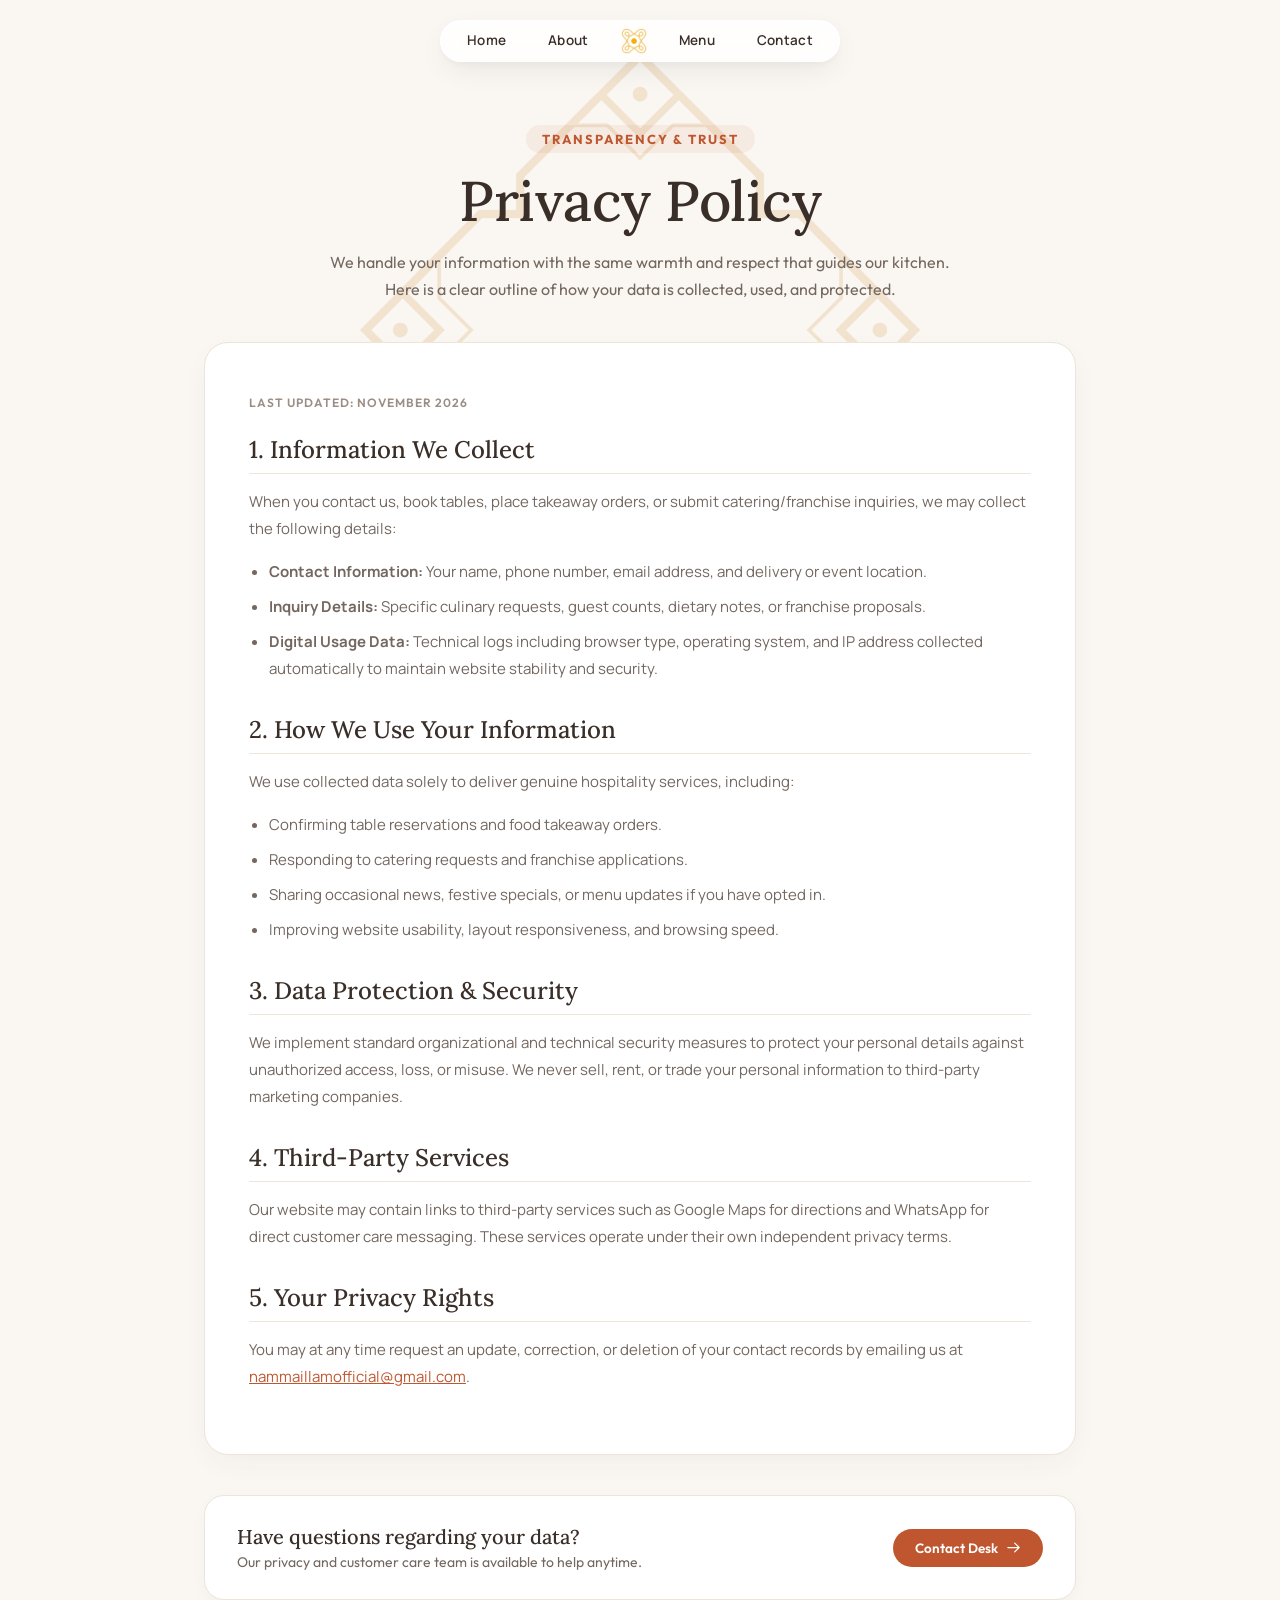
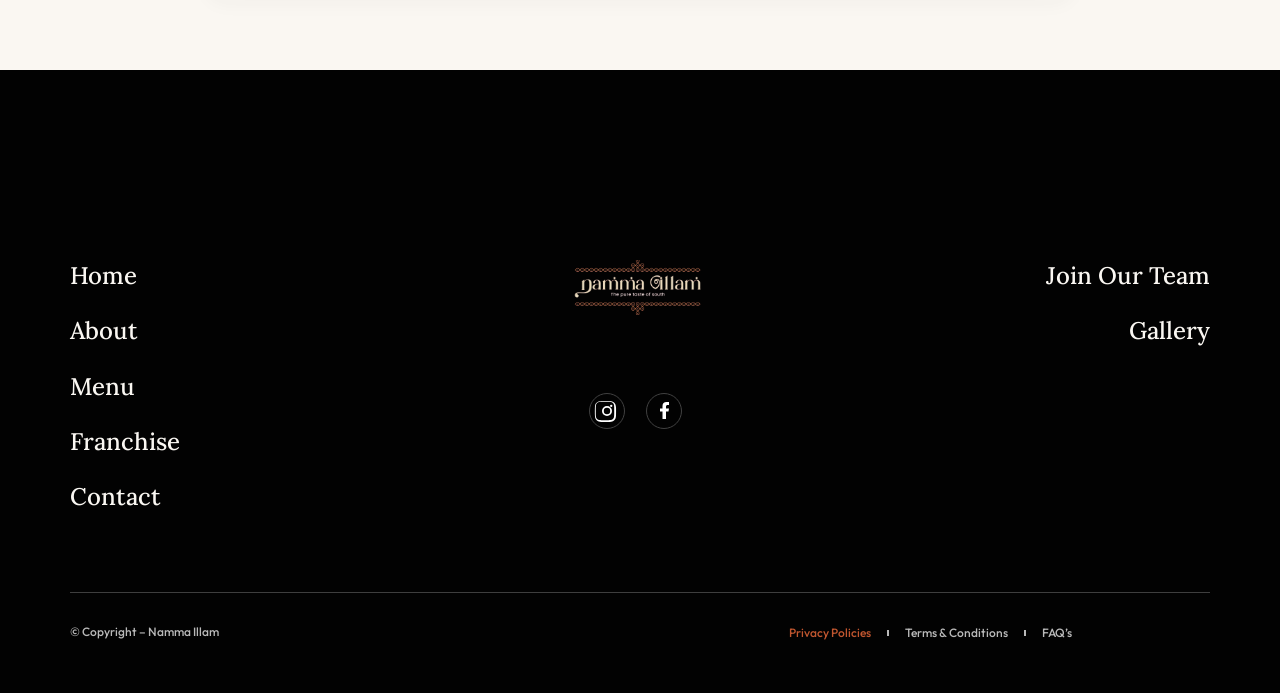
<file: privacy.html>
<!DOCTYPE html>
<html lang="en-US" class="lenis">

<head>
  <meta http-equiv="Content-Type" content="text/html; charset=UTF-8">
  <meta name="viewport" content="width=device-width, initial-scale=1">
  <!-- Primary Meta Tags -->
  <title>Privacy Policy | Namma Illam Heritage Cafe</title>
  <meta name="title" content="Privacy Policy | Namma Illam Heritage Cafe">
  <meta name="description" content="Read the privacy policy of Namma Illam regarding data collection, protection, and customer privacy rights.">
  <link rel="canonical" href="https://nammaillam.in/privacy.html">

  <!-- Open Graph / Facebook / WhatsApp -->
  <meta property="og:type" content="website">
  <meta property="og:site_name" content="Namma Illam">
  <meta property="og:url" content="https://nammaillam.in/privacy.html">
  <meta property="og:title" content="Privacy Policy | Namma Illam Heritage Cafe">
  <meta property="og:description" content="Read the privacy policy of Namma Illam regarding data collection, protection, and customer privacy rights.">
  <meta property="og:image" content="https://nammaillam.in/assets/optimized/logo.webp">

  <!-- Twitter Card -->
  <meta name="twitter:card" content="summary_large_image">
  <meta name="twitter:url" content="https://nammaillam.in/privacy.html">
  <meta name="twitter:title" content="Privacy Policy | Namma Illam Heritage Cafe">
  <meta name="twitter:description" content="Read the privacy policy of Namma Illam regarding data collection, protection, and customer privacy rights.">
  <meta name="twitter:image" content="https://nammaillam.in/assets/optimized/logo.webp">

  <!-- Mobile & PWA -->
  <link rel="manifest" href="manifest.json">
  <meta name="theme-color" content="#FAF7F2">
  <link rel="icon" type="image/webp" href="assets/optimized/logo.webp">
  <link rel="apple-touch-icon" href="assets/optimized/logo.webp">

  <!-- Fonts -->
  <link rel="preconnect" href="https://fonts.googleapis.com">
  <link rel="preconnect" href="https://fonts.gstatic.com" crossorigin>
  <link href="https://fonts.googleapis.com/css2?family=Lora:ital,wght@0,400;0,500;0,600;0,700;1,400&family=Manrope:wght@400;500;600;700&family=Outfit:wght@300;400;500;600;700;800;900&display=swap" rel="stylesheet">

  <link rel="stylesheet" id="hello-elementor-theme-style-css" href="assets/css/theme.css" media="all">
  <link rel="stylesheet" id="elementor-frontend-css" href="assets/css/frontend.min.css" media="all">
  <link rel="stylesheet" id="global-styles-css" href="assets/css/global.css" media="all">

  <style>
    :root {
      --primary: #3A2E28;
      --terracotta: #C0562F;
      --terracotta-dark: #A4431F;
      --terracotta-light: rgba(192, 86, 47, 0.08);
      --cream-bg: #FAF7F2;
      --card-bg: #FFFFFF;
      --text-main: #3A2E28;
      --text-muted: #73675F;
      --text-light: #9B8E85;
      --border-soft: #EDE4DA;
      --border-accent: #E2D1C1;
      --font-serif: 'Lora', Georgia, serif;
      --font-sans: 'Outfit', -apple-system, BlinkMacSystemFont, 'Segoe UI', Roboto, sans-serif;
    }

    * { margin: 0; padding: 0; box-sizing: border-box; }

    html, body {
      background-color: var(--cream-bg);
      font-family: var(--font-sans);
      color: var(--text-main);
      overflow-x: hidden !important;
      max-width: 100% !important;
      width: 100% !important;
      -webkit-font-smoothing: antialiased;
      -moz-osx-font-smoothing: grayscale;
    }

    /* --- FLOATING PILL HEADER --- */
    header {
      position: fixed;
      top: 20px;
      left: 0;
      width: 100%;
      max-width: 100%;
      z-index: 1000;
      display: flex;
      justify-content: center;
      background: transparent !important;
      box-shadow: none !important;
      pointer-events: none;
      transition: transform 0.35s cubic-bezier(0.16, 1, 0.3, 1), opacity 0.3s ease, top 0.3s ease;
      box-sizing: border-box;
    }

    .header-inner {
      pointer-events: auto;
      margin: 0 auto;
      max-width: fit-content;
      display: inline-flex;
      align-items: center;
      justify-content: center;
      gap: 6px;
      padding: 5px 8px;
      background: rgba(255, 255, 255, 0.88);
      backdrop-filter: blur(20px) saturate(180%);
      -webkit-backdrop-filter: blur(20px) saturate(180%);
      border: 1px solid rgba(255, 255, 255, 0.8);
      border-radius: 9999px;
      box-shadow: 0 10px 30px -5px rgba(0, 0, 0, 0.08), 0 4px 12px -2px rgba(0, 0, 0, 0.04), inset 0 1px 1px rgba(255, 255, 255, 0.9);
      transition: all 0.3s cubic-bezier(0.16, 1, 0.3, 1);
      box-sizing: border-box;
    }

    .sticky-header .header-inner {
      background: rgba(250, 245, 239, 0.94);
      border-color: rgba(192, 86, 47, 0.2);
      box-shadow: 0 12px 35px -5px rgba(45, 25, 15, 0.12), 0 4px 12px -2px rgba(0, 0, 0, 0.06), inset 0 1px 1px rgba(255, 255, 255, 0.95);
    }

    .nav-link {
      text-decoration: none;
      color: #3A2E28;
      font-family: "Manrope", sans-serif;
      font-weight: 600;
      font-size: 13.5px;
      letter-spacing: 0.3px;
      padding: 8px 18px;
      border-radius: 9999px;
      transition: all 0.25s ease;
      white-space: nowrap;
      display: inline-flex;
      align-items: center;
      justify-content: center;
      line-height: 1;
      text-transform: capitalize;
      box-sizing: border-box;
    }

    .nav-link:hover {
      color: var(--terracotta) !important;
      background: rgba(192, 86, 47, 0.08);
    }

    .nav-link.active {
      background: var(--terracotta) !important;
      color: #FFFFFF !important;
      box-shadow: 0 2px 10px rgba(192, 86, 47, 0.35);
    }

    .nammaillam-logo {
      display: inline-flex;
      align-items: center;
      justify-content: center;
      padding: 0 6px;
    }

    .nammaillam-logo img {
      width: 30px;
      height: 30px;
      object-fit: contain;
      transition: transform 0.25s ease;
      display: block;
    }

    .nammaillam-logo a:hover img {
      transform: scale(1.08);
    }

    @media (max-width: 767px) {
      header {
        top: 10px !important;
        padding: 0 10px !important;
        width: 100% !important;
      }

      .header-inner {
        gap: 3px !important;
        padding: 4px 6px !important;
        max-width: calc(100vw - 20px) !important;
        overflow: hidden !important;
      }

      .nav-link {
        font-size: 11px !important;
        padding: 6px 11px !important;
        letter-spacing: 0.2px !important;
        min-height: unset !important;
        flex: 0 0 auto !important;
      }

      .nammaillam-logo {
        padding: 0 2px !important;
      }

      .nammaillam-logo img {
        width: 24px !important;
        height: 24px !important;
      }
    }

    /* --- LEGAL PAGE WRAPPER --- */
    .legal-page-wrapper {
      position: relative;
      background-color: var(--cream-bg);
      padding: 125px 24px 70px;
      max-width: 920px;
      margin: 0 auto;
      overflow: hidden;
      min-height: 85vh;
    }

    /* Background Brand Symbol Watermark */
    .watermark-motif {
      position: absolute;
      top: 50px;
      left: 50%;
      transform: translateX(-50%);
      width: min(560px, 92vw);
      height: min(560px, 92vw);
      pointer-events: none;
      z-index: 0;
      opacity: 0.16;
      user-select: none;
      display: flex;
      align-items: center;
      justify-content: center;
    }

    .watermark-motif img {
      width: 100%;
      height: 100%;
      object-fit: contain;
      display: block;
    }

    /* Hero Section */
    .legal-hero {
      position: relative;
      z-index: 1;
      text-align: center;
      margin-bottom: 40px;
    }

    .legal-tag {
      display: inline-flex;
      align-items: center;
      gap: 6px;
      font-size: 13px;
      letter-spacing: 2px;
      text-transform: uppercase;
      font-weight: 700;
      color: var(--terracotta);
      background: var(--terracotta-light);
      padding: 6px 16px;
      border-radius: 999px;
      margin-bottom: 16px;
    }

    .legal-hero-heading {
      font-family: var(--font-serif);
      font-size: clamp(34px, 5.2vw, 56px);
      line-height: 1.15;
      color: var(--primary);
      font-weight: 500;
      letter-spacing: -0.5px;
      margin-bottom: 16px;
    }

    .legal-hero-desc {
      font-size: 16px;
      line-height: 1.65;
      color: var(--text-muted);
      max-width: 620px;
      margin: 0 auto;
    }

    /* Document Card */
    .legal-card {
      position: relative;
      z-index: 1;
      background: var(--card-bg);
      border-radius: 24px;
      border: 1px solid var(--border-soft);
      padding: 48px 44px;
      box-shadow: 0 10px 30px -5px rgba(58, 46, 40, 0.05);
      margin-bottom: 40px;
    }

    .legal-card h2 {
      font-family: var(--font-serif);
      font-size: 24px;
      color: var(--primary);
      margin-top: 32px;
      margin-bottom: 14px;
      padding-bottom: 8px;
      border-bottom: 1px solid var(--border-soft);
    }

    .legal-card h2:first-of-type {
      margin-top: 0;
    }

    .legal-card p {
      font-family: 'Manrope', sans-serif;
      font-size: 15px;
      line-height: 1.8;
      color: var(--text-muted);
      margin-bottom: 16px;
    }

    .legal-card ul {
      margin-left: 20px;
      margin-bottom: 20px;
    }

    .legal-card li {
      font-family: 'Manrope', sans-serif;
      font-size: 15px;
      line-height: 1.8;
      color: var(--text-muted);
      margin-bottom: 8px;
    }

    .legal-card a {
      color: var(--terracotta);
      text-decoration: underline;
    }

    .last-updated-badge {
      display: inline-block;
      font-size: 12px;
      letter-spacing: 1px;
      text-transform: uppercase;
      font-weight: 600;
      color: var(--text-light);
      margin-bottom: 24px;
    }

    /* Bottom Support Callout */
    .legal-support-card {
      position: relative;
      z-index: 1;
      background: var(--card-bg);
      border: 1px solid var(--border-soft);
      border-radius: 20px;
      padding: 28px 32px;
      display: flex;
      flex-wrap: wrap;
      align-items: center;
      justify-content: space-between;
      gap: 20px;
      box-shadow: 0 6px 20px -3px rgba(58, 46, 40, 0.04);
    }

    .legal-support-text h3 {
      font-family: var(--font-serif);
      font-size: 20px;
      color: var(--primary);
      margin-bottom: 4px;
    }

    .legal-support-text p {
      font-size: 14px;
      color: var(--text-muted);
      margin: 0;
    }

    .legal-support-btn {
      display: inline-flex;
      align-items: center;
      gap: 8px;
      background: var(--terracotta);
      color: #FFFFFF !important;
      padding: 10px 22px;
      border-radius: 9999px;
      font-weight: 600;
      font-size: 13.5px;
      text-decoration: none;
      transition: all 0.25s ease;
      white-space: nowrap;
    }

    .legal-support-btn:hover {
      background: var(--terracotta-dark);
      transform: translateY(-1px);
    }

    @media (max-width: 767px) {
      .legal-page-wrapper {
        padding: 95px 16px 50px;
      }
      .legal-card {
        padding: 28px 20px;
      }
      .legal-support-card {
        flex-direction: column;
        text-align: center;
        align-items: center;
      }
      .legal-support-btn {
        width: 100%;
        justify-content: center;
      }
    }
  </style>

  <!-- Universal Brand Preloader Style -->
  <style id="nammaillam-preloader-style">
    body.loading {
      overflow: hidden !important;
    }

    #pageLoader {
      position: fixed;
      top: 0;
      left: 0;
      width: 100vw;
      height: 100vh;
      background-color: #FAF7F2;
      z-index: 9999999;
      display: flex;
      flex-direction: column;
      align-items: center;
      justify-content: center;
      transition: opacity 0.5s cubic-bezier(0.4, 0, 0.2, 1), visibility 0.5s ease;
      will-change: opacity, visibility;
    }

    #pageLoader.fade-out {
      opacity: 0;
      visibility: hidden;
      pointer-events: none;
    }

    .kolam-loader-container {
      display: flex;
      flex-direction: column;
      align-items: center;
      justify-content: center;
      text-align: center;
      padding: 20px;
    }

    .kolam-art-wrapper {
      position: relative;
      width: 130px;
      height: 130px;
      display: flex;
      align-items: center;
      justify-content: center;
      margin-bottom: 24px;
    }

    .kolam-svg-rotating {
      position: absolute;
      top: 0;
      left: 0;
      width: 100%;
      height: 100%;
      animation: kolamSlowSpin 24s linear infinite;
      transform-origin: center;
    }

    .kolam-svg-static {
      position: absolute;
      top: 0;
      left: 0;
      width: 100%;
      height: 100%;
    }

    .kolam-stroke {
      stroke: #C0562F;
      stroke-width: 1.8;
      stroke-linecap: round;
      stroke-linejoin: round;
      fill: none;
      stroke-dasharray: 280;
      stroke-dashoffset: 280;
      animation: kolamDrawLine 2.2s cubic-bezier(0.4, 0, 0.2, 1) forwards;
    }

    .kolam-stroke-gold {
      stroke: #D49A3D;
      stroke-width: 1.4;
      stroke-linecap: round;
      stroke-linejoin: round;
      fill: none;
      stroke-dasharray: 200;
      stroke-dashoffset: 200;
      animation: kolamDrawLine 2.6s cubic-bezier(0.4, 0, 0.2, 1) 0.2s forwards;
    }

    .kolam-dots {
      fill: #C0562F;
      opacity: 0;
      animation: kolamDotsFade 1.6s ease 0.6s forwards, kolamDotsPulse 2.4s ease-in-out 2.2s infinite;
    }

    .kolam-dots-gold {
      fill: #D49A3D;
      opacity: 0;
      animation: kolamDotsFade 1.8s ease 0.8s forwards, kolamDotsPulse 2.4s ease-in-out 2.4s infinite;
    }

    .kolam-ring {
      fill: none;
      stroke: rgba(192, 86, 47, 0.22);
      stroke-width: 1;
      stroke-dasharray: 4 4;
      animation: kolamRingPulse 3s ease-in-out infinite;
    }

    .kolam-center-logo {
      width: 44px;
      height: 44px;
      object-fit: contain;
      z-index: 2;
      filter: drop-shadow(0 2px 10px rgba(192, 86, 47, 0.25));
      animation: kolamLogoBreathe 2.6s ease-in-out infinite;
    }

    .kolam-brand-title {
      font-family: 'Lora', Georgia, serif;
      font-size: 21px;
      font-weight: 600;
      letter-spacing: 4px;
      color: #3A2E28;
      margin: 0 0 6px 0;
      text-transform: uppercase;
      opacity: 0;
      transform: translateY(6px);
      animation: kolamTextRise 0.8s ease 0.4s forwards;
    }

    .kolam-subtitle {
      font-family: 'Outfit', sans-serif;
      font-size: 13px;
      letter-spacing: 2px;
      color: #C0562F;
      font-weight: 500;
      margin: 0;
      opacity: 0;
      transform: translateY(6px);
      animation: kolamTextRise 0.8s ease 0.7s forwards;
    }

    @keyframes kolamDrawLine { to { stroke-dashoffset: 0; } }
    @keyframes kolamSlowSpin { from { transform: rotate(0deg); } to { transform: rotate(360deg); } }
    @keyframes kolamDotsFade { to { opacity: 0.95; } }
    @keyframes kolamDotsPulse {
      0%, 100% { opacity: 0.95; transform: scale(1); }
      50% { opacity: 0.45; transform: scale(0.85); }
    }
    @keyframes kolamRingPulse {
      0%, 100% { opacity: 0.25; transform: scale(1); }
      50% { opacity: 0.55; transform: scale(1.03); }
    }
    @keyframes kolamLogoBreathe {
      0%, 100% { transform: scale(0.96); }
      50% { transform: scale(1.05); }
    }
    @keyframes kolamTextRise { to { opacity: 1; transform: translateY(0); } }
  </style>

  <link rel="stylesheet" id="widget-image-css" href="assets/css/widget-image.min.css" media="all">
  <link rel="stylesheet" id="widget-nav-menu-css" href="assets/css/widget-nav-menu.min.css" media="all">
  <link rel="stylesheet" id="widget-icon-list-css" href="assets/css/widget-icon-list.min.css" media="all">
  <link rel="stylesheet" id="elementor-post-1468-css" href="assets/css/post-1468.css" media="all">
</head>

<body>
  <!-- Universal Heritage Preloader -->
  <div id="pageLoader" aria-label="Loading Namma Illam" role="status">
    <div class="kolam-loader-container">
      <div class="kolam-art-wrapper">
        <svg class="kolam-svg-rotating" viewBox="0 0 160 160">
          <circle class="kolam-ring" cx="80" cy="80" r="72" />
          <circle class="kolam-ring" cx="80" cy="80" r="55" />
          <g transform="translate(80, 80)">
            <path class="kolam-stroke-gold" d="M 0 -55 C -12 -65 -10 -75 0 -77 C 10 -75 12 -65 0 -55 Z" />
            <path class="kolam-stroke-gold" d="M 0 -55 C -12 -65 -10 -75 0 -77 C 10 -75 12 -65 0 -55 Z" transform="rotate(45)" />
            <path class="kolam-stroke-gold" d="M 0 -55 C -12 -65 -10 -75 0 -77 C 10 -75 12 -65 0 -55 Z" transform="rotate(90)" />
            <path class="kolam-stroke-gold" d="M 0 -55 C -12 -65 -10 -75 0 -77 C 10 -75 12 -65 0 -55 Z" transform="rotate(135)" />
            <path class="kolam-stroke-gold" d="M 0 -55 C -12 -65 -10 -75 0 -77 C 10 -75 12 -65 0 -55 Z" transform="rotate(180)" />
            <path class="kolam-stroke-gold" d="M 0 -55 C -12 -65 -10 -75 0 -77 C 10 -75 12 -65 0 -55 Z" transform="rotate(225)" />
            <path class="kolam-stroke-gold" d="M 0 -55 C -12 -65 -10 -75 0 -77 C 10 -75 12 -65 0 -55 Z" transform="rotate(270)" />
            <path class="kolam-stroke-gold" d="M 0 -55 C -12 -65 -10 -75 0 -77 C 10 -75 12 -65 0 -55 Z" transform="rotate(315)" />
          </g>
          <circle class="kolam-dots-gold" cx="80" cy="9" r="2.2" />
          <circle class="kolam-dots-gold" cx="130" cy="30" r="2.2" />
          <circle class="kolam-dots-gold" cx="151" cy="80" r="2.2" />
          <circle class="kolam-dots-gold" cx="130" cy="130" r="2.2" />
          <circle class="kolam-dots-gold" cx="80" cy="151" r="2.2" />
          <circle class="kolam-dots-gold" cx="30" cy="130" r="2.2" />
          <circle class="kolam-dots-gold" cx="9" cy="80" r="2.2" />
          <circle class="kolam-dots-gold" cx="30" cy="30" r="2.2" />
        </svg>

        <svg class="kolam-svg-static" viewBox="0 0 160 160">
          <g transform="translate(80, 80)">
            <path class="kolam-stroke" d="M 0 -36 C -18 -36 -28 -18 -20 0 C -28 18 -18 36 0 36 C 18 36 28 18 20 0 C 28 -18 18 -36 0 -36 Z" />
            <path class="kolam-stroke" d="M 0 -36 C -18 -36 -28 -18 -20 0 C -28 18 -18 36 0 36 C 18 36 28 18 20 0 C 28 -18 18 -36 0 -36 Z" transform="rotate(45)" />
            <circle class="kolam-stroke" cx="0" cy="0" r="30" stroke-dasharray="190" />
          </g>
          <circle class="kolam-dots" cx="80" cy="39" r="2.8" />
          <circle class="kolam-dots" cx="109" cy="51" r="2.5" />
          <circle class="kolam-dots" cx="121" cy="80" r="2.8" />
          <circle class="kolam-dots" cx="109" cy="109" r="2.5" />
          <circle class="kolam-dots" cx="80" cy="121" r="2.8" />
          <circle class="kolam-dots" cx="51" cy="109" r="2.5" />
          <circle class="kolam-dots" cx="39" cy="80" r="2.8" />
          <circle class="kolam-dots" cx="51" cy="51" r="2.5" />
        </svg>

        <img class="kolam-center-logo" src="assets/optimized/logo-icon-transparent.webp" alt="Namma Illam Diya">
      </div>

      <h3 class="kolam-brand-title">NAMMA ILLAM</h3>
      <p class="kolam-subtitle">Welcome to Namma Illam...</p>
    </div>
  </div>

  <!-- Unified Dynamic Island Header -->
  <header id="siteHeader">
    <div class="header-inner">
      <a href="index.html" class="nav-link">Home</a>
      <a href="about.html" class="nav-link">About</a>
      <div class="nammaillam-logo">
        <a href="index.html" aria-label="Namma Illam Home">
          <img width="30" height="30" src="assets/optimized/logo-icon-transparent.webp" alt="Namma Illam Logo">
        </a>
      </div>
      <a href="menu.html" class="nav-link">Menu</a>
      <a href="contact.html" class="nav-link">Contact</a>
    </div>
  </header>

  <!-- Main Legal Wrapper -->
  <main class="legal-page-wrapper">
    <!-- Centered Brand Watermark Motif -->
    <div class="watermark-motif" aria-hidden="true">
      <img src="assets/optimized/namma-illam-symbol.webp" alt="" width="560" height="560" loading="eager" decoding="async">
    </div>

    <!-- Hero Header -->
    <section class="legal-hero">
      <span class="legal-tag">Transparency &amp; Trust</span>
      <h1 class="legal-hero-heading">Privacy Policy</h1>
      <p class="legal-hero-desc">We handle your information with the same warmth and respect that guides our kitchen. Here is a clear outline of how your data is collected, used, and protected.</p>
    </section>

    <!-- Document Card -->
    <article class="legal-card">
      <span class="last-updated-badge">Last Updated: November 2026</span>

      <h2>1. Information We Collect</h2>
      <p>When you contact us, book tables, place takeaway orders, or submit catering/franchise inquiries, we may collect the following details:</p>
      <ul>
        <li><strong>Contact Information:</strong> Your name, phone number, email address, and delivery or event location.</li>
        <li><strong>Inquiry Details:</strong> Specific culinary requests, guest counts, dietary notes, or franchise proposals.</li>
        <li><strong>Digital Usage Data:</strong> Technical logs including browser type, operating system, and IP address collected automatically to maintain website stability and security.</li>
      </ul>

      <h2>2. How We Use Your Information</h2>
      <p>We use collected data solely to deliver genuine hospitality services, including:</p>
      <ul>
        <li>Confirming table reservations and food takeaway orders.</li>
        <li>Responding to catering requests and franchise applications.</li>
        <li>Sharing occasional news, festive specials, or menu updates if you have opted in.</li>
        <li>Improving website usability, layout responsiveness, and browsing speed.</li>
      </ul>

      <h2>3. Data Protection &amp; Security</h2>
      <p>We implement standard organizational and technical security measures to protect your personal details against unauthorized access, loss, or misuse. We never sell, rent, or trade your personal information to third-party marketing companies.</p>

      <h2>4. Third-Party Services</h2>
      <p>Our website may contain links to third-party services such as Google Maps for directions and WhatsApp for direct customer care messaging. These services operate under their own independent privacy terms.</p>

      <h2>5. Your Privacy Rights</h2>
      <p>You may at any time request an update, correction, or deletion of your contact records by emailing us at <a href="mailto:nammaillamofficial@gmail.com">nammaillamofficial@gmail.com</a>.</p>
    </article>

    <!-- Support Callout -->
    <section class="legal-support-card">
      <div class="legal-support-text">
        <h3>Have questions regarding your data?</h3>
        <p>Our privacy and customer care team is available to help anytime.</p>
      </div>
      <a href="contact.html" class="legal-support-btn">
        <span>Contact Desk</span>
        <svg xmlns="http://www.w3.org/2000/svg" width="15" height="15" fill="none" viewBox="0 0 24 24" stroke="currentColor"><path stroke-linecap="round" stroke-linejoin="round" stroke-width="2" d="M14 5l7 7m0 0l-7 7m7-7H3"/></svg>
      </a>
    </section>
  </main>

  <!-- Unified Heritage Footer -->
  <footer data-elementor-type="footer" data-elementor-id="1468" class="elementor elementor-1468 elementor-location-footer" data-elementor-post-type="elementor_library" style="background-color:#020202; width:100%; font-size:12px; line-height:1.1; margin:0; padding:0;">
    <div class="elementor-element elementor-element-f8abbf3 e-flex e-con-boxed e-con e-parent e-lazyloaded" data-id="f8abbf3" data-element_type="container" data-settings="{&quot;background_background&quot;:&quot;classic&quot;}">
      <div class="e-con-inner" style="margin: 0 auto; max-width: 1140px;">
        <div class="elementor-element elementor-element-d635aa4 e-con-full e-grid e-con e-child" data-id="d635aa4" data-element_type="container">
          <div class="elementor-element elementor-element-858ce51 e-con-full e-flex e-con e-child" data-id="858ce51" data-element_type="container">
            <div class="elementor-element elementor-element-db824ce elementor-nav-menu--dropdown-none elementor-widget elementor-widget-nav-menu" data-id="db824ce" data-element_type="widget">
              <nav aria-label="Menu" class="elementor-nav-menu--main elementor-nav-menu__container elementor-nav-menu--layout-vertical e--pointer-none">
                <ul id="menu-1-db824ce" class="elementor-nav-menu sm-vertical">
                  <li class="menu-item"><a href="index.html" class="elementor-item">Home</a></li>
                  <li class="menu-item"><a href="about.html" class="elementor-item">About</a></li>
                  <li class="menu-item"><a href="menu.html" class="elementor-item">Menu</a></li>
                  <li class="menu-item"><a href="franchise.html" class="elementor-item">Franchise</a></li>
                  <li class="menu-item"><a href="contact.html" class="elementor-item">Contact</a></li>
                </ul>
              </nav>
            </div>
          </div>
          <div class="elementor-element elementor-element-839b21a e-con-full e-flex e-con e-child" data-id="839b21a" data-element_type="container">
            <div class="elementor-element elementor-element-bac44e5 elementor-widget elementor-widget-image" data-id="bac44e5" data-element_type="widget" data-widget_type="image.default">
              <a href="index.html">
                <img width="70" height="70" src="assets/optimized/footer-logo.webp" class="attachment-large size-large wp-image-1785" alt="Namma Illam Logo" loading="lazy" decoding="async" style="display: block; margin: 0 auto; width: 210px; max-width: 85%; height:auto;">
              </a>
            </div>
            <div class="elementor-element elementor-element-4f67fee elementor-icon-list--layout-inline elementor-align-center elementor-widget elementor-widget-icon-list" data-id="4f67fee" data-element_type="widget">
              <ul class="elementor-icon-list-items elementor-inline-items">
                <li class="elementor-icon-list-item elementor-inline-item">
                  <a href="https://www.instagram.com/thenammaillamcafe?igsh=a2EyOXVldjY2aTB6" target="_blank" aria-label="Instagram">
                    <span class="elementor-icon-list-icon">
                      <svg xmlns="http://www.w3.org/2000/svg" width="36" height="36" viewBox="0 0 36 36" fill="none"><rect x="0.5" y="0.5" width="35" height="35" rx="17.5" stroke="#414141"></rect><path d="M18 13a5 5 0 1 0 0 10 5 5 0 0 0 0-10zm0 8.2a3.2 3.2 0 1 1 0-6.4 3.2 3.2 0 0 1 0 6.4zm5.4-8.4a1.17 1.17 0 1 1-2.34 0 1.17 1.17 0 0 1 2.34 0zm3.56 1.48c-.08-1.7-.47-3.2-1.72-4.44-1.25-1.25-2.74-1.64-4.44-1.72-1.75-.1-7-.1-8.75 0-1.7.08-3.2.47-4.44 1.72C6.4 10.89 6.01 12.38 5.93 14.08c-.1 1.75-.1 7 0 8.75.08 1.7.47 3.2 1.72 4.44 1.25 1.25 2.74 1.64 4.44 1.72 1.75.1 7 .1 8.75 0 1.7-.08 3.2-.47 4.44-1.72 1.25-1.25 1.64-2.74 1.72-4.44.1-1.75.1-7 0-8.75zm-2.18 10.45c-.37.93-1.08 1.64-2.01 2.01-1.4.56-4.71.43-6.77.43s-5.38.13-6.77-.43c-.93-.37-1.64-1.08-2.01-2.01-.56-1.4-.43-4.71-.43-6.77s-.13-5.38.43-6.77c.37-.93 1.08-1.64 2.01-2.01 1.4-.56 4.71-.43 6.77-.43s5.38-.13 6.77.43c.93.37 1.64 1.08 2.01 2.01.56 1.4.43 4.71.43 6.77s.13 5.38-.43 6.77z" fill="white"/></svg>
                    </span>
                  </a>
                </li>
                <li class="elementor-icon-list-item elementor-inline-item">
                  <a href="https://www.facebook.com/share/1DBpCtL2mM/" target="_blank" aria-label="Facebook">
                    <span class="elementor-icon-list-icon">
                      <svg xmlns="http://www.w3.org/2000/svg" width="36" height="36" viewBox="0 0 36 36" fill="none"><rect x="0.5" y="0.5" width="35" height="35" rx="17.5" stroke="#414141"></rect><path d="M20 18.5h2.5l.5-3h-3v-2c0-.83.67-1.5 1.5-1.5H23V9h-2.5C18 9 16.5 10.5 16.5 13v2.5H14v3h2.5V26h3.5v-7.5z" fill="white"/></svg>
                    </span>
                  </a>
                </li>
              </ul>
            </div>
          </div>
          <div class="elementor-element elementor-element-b60226f e-con-full e-flex e-con e-child" data-id="b60226f" data-element_type="container">
            <div class="elementor-element elementor-element-1917104 elementor-nav-menu--dropdown-none elementor-nav-menu__align-end elementor-widget elementor-widget-nav-menu" data-id="1917104" data-element_type="widget">
              <nav aria-label="Menu" class="elementor-nav-menu--main elementor-nav-menu__container elementor-nav-menu--layout-vertical e--pointer-none">
                <ul id="menu-1-1917104" class="elementor-nav-menu sm-vertical">
                  <li class="menu-item"><a href="careers.html" class="elementor-item">Join Our Team</a></li>
                  <li class="menu-item"><a href="gallery.html" class="elementor-item">Gallery</a></li>
                </ul>
              </nav>
            </div>
          </div>
        </div>
        <div class="elementor-element elementor-element-86df6c2 e-con-full e-flex e-con e-child" data-id="86df6c2" data-element_type="container">
          <div class="elementor-element elementor-element-50a178d e-con-full e-flex e-con e-child" data-id="50a178d" data-element_type="container">
            <div class="elementor-element elementor-element-981fce2 elementor-widget elementor-widget-text-editor" data-id="981fce2" data-element_type="widget" data-widget_type="text-editor.default">
              <p>© Copyright – Namma Illam</p>
            </div>
          </div>
          <div class="elementor-element elementor-element-d177572 e-con-full e-flex e-con e-child" data-id="d177572" data-element_type="container">
            <div class="elementor-element elementor-element-c5c7c8d elementor-icon-list--layout-traditional elementor-widget elementor-widget-icon-list" data-id="c5c7c8d" data-element_type="widget">
              <ul class="elementor-icon-list-items">
                <li class="elementor-icon-list-item current-menu-item"><a href="privacy.html"><span class="elementor-icon-list-text" style="color: #C0562F !important;">Privacy Policies</span></a></li>
              </ul>
            </div>
            <div class="elementor-element elementor-element-065f7a3 elementor-icon-list--layout-traditional elementor-widget elementor-widget-icon-list" data-id="065f7a3" data-element_type="widget">
              <ul class="elementor-icon-list-items">
                <li class="elementor-icon-list-item"><a href="terms.html"><span class="elementor-icon-list-text">Terms &amp; Conditions</span></a></li>
              </ul>
            </div>
            <div class="elementor-element elementor-element-6dadf92 elementor-icon-list--layout-traditional elementor-widget elementor-widget-icon-list" data-id="6dadf92" data-element_type="widget">
              <ul class="elementor-icon-list-items">
                <li class="elementor-icon-list-item"><a href="faq.html"><span class="elementor-icon-list-text">FAQ’s</span></a></li>
              </ul>
            </div>
          </div>
        </div>
      </div>
    </div>
    <style>
      footer.elementor-location-footer,
      .elementor-location-footer {
        background-color: #020202 !important;
        width: 100vw !important;
        max-width: 100vw !important;
        margin-left: calc(50% - 50vw) !important;
        margin-right: calc(50% - 50vw) !important;
        position: relative !important;
        box-sizing: border-box !important;
        padding: 40px 0 20px !important;
        overflow: hidden !important;
        z-index: 20 !important;
      }
      .elementor-location-footer .elementor-element-f8abbf3,
      .elementor-location-footer .e-con,
      .elementor-location-footer .e-con-inner,
      .elementor-location-footer .e-con-full,
      .elementor-location-footer .e-child {
        background-color: #020202 !important;
        background: #020202 !important;
      }
      .elementor-location-footer .elementor-element-f8abbf3 {
        width: 100% !important;
        max-width: 100% !important;
        margin: 0 !important;
        padding-left: clamp(15px, 4vw, 30px) !important;
        padding-right: clamp(15px, 4vw, 30px) !important;
        box-sizing: border-box !important;
      }
      .elementor-location-footer .e-con-inner {
        max-width: 1140px !important;
        width: 100% !important;
        margin: 0 auto !important;
        box-sizing: border-box !important;
      }
      .elementor-location-footer p {
        margin: 0 !important;
        font-size: 12px !important;
        line-height: 1.1 !important;
        color: #B9B9B9 !important;
      }
      .elementor-location-footer .elementor-widget-image img {
        width: 210px !important;
        max-width: 85% !important;
        height: auto !important;
        display: block !important;
        margin: 0 auto 16px !important;
        object-fit: contain !important;
      }
      .elementor-location-footer .elementor-icon-list-items {
        margin: 0 !important;
        padding: 0 !important;
      }
      .elementor-location-footer a,
      .elementor-location-footer .elementor-item,
      .elementor-location-footer .elementor-icon-list-text {
        color: #FAF7F2 !important;
        text-decoration: none !important;
        font-family: 'Lora', Georgia, serif !important;
        font-size: 24px !important;
        line-height: 1.3 !important;
        transition: color 0.3s ease !important;
      }
      .elementor-location-footer .elementor-icon-list-text {
        font-family: 'Outfit', sans-serif !important;
        font-size: 12px !important;
        color: #B9B9B9 !important;
      }
      .elementor-location-footer a:hover,
      .elementor-location-footer .elementor-item:hover {
        color: #C0562F !important;
      }
      .elementor-location-footer .elementor-social-icon,
      .elementor-location-footer .elementor-icon-list-item svg {
        transition: transform 0.3s ease !important;
      }
      .elementor-location-footer .elementor-icon-list-item a:hover svg {
        transform: translateY(-2px) !important;
      }
    </style>
  </footer>

  <script src="assets/js/lenis.min.js"></script>
  <script>
    const lenis = new Lenis({ autoRaf: true, lerp: 0.06 });

    // Sticky header behavior
    window.addEventListener('scroll', () => {
      const header = document.getElementById('siteHeader');
      if (window.scrollY > 40) {
        header.classList.add('sticky-header');
      } else {
        header.classList.remove('sticky-header');
      }
    });
  </script>

  <script id="nammaillam-preloader-script">
  (function() {
    const loader = document.getElementById('pageLoader');
    if (!loader) return;

    document.body.classList.add('loading');
    const startTime = Date.now();
    const MIN_DISPLAY_TIME = 450;
    let loaderHidden = false;

    function hidePageLoader() {
      if (loaderHidden) return;
      loaderHidden = true;
      document.body.classList.remove('loading');
      loader.classList.add('fade-out');
      setTimeout(() => {
        if (loader && loader.parentNode) {
          loader.parentNode.removeChild(loader);
        }
      }, 500);
    }

    function handlePageLoaded() {
      const elapsed = Date.now() - startTime;
      const remainingTime = Math.max(0, MIN_DISPLAY_TIME - elapsed);
      setTimeout(hidePageLoader, remainingTime);
    }

    if (document.readyState === 'complete') {
      handlePageLoaded();
    } else {
      window.addEventListener('load', handlePageLoaded);
      setTimeout(hidePageLoader, 2500);
    }
  })();
  </script>
</body>
</html>
</file>
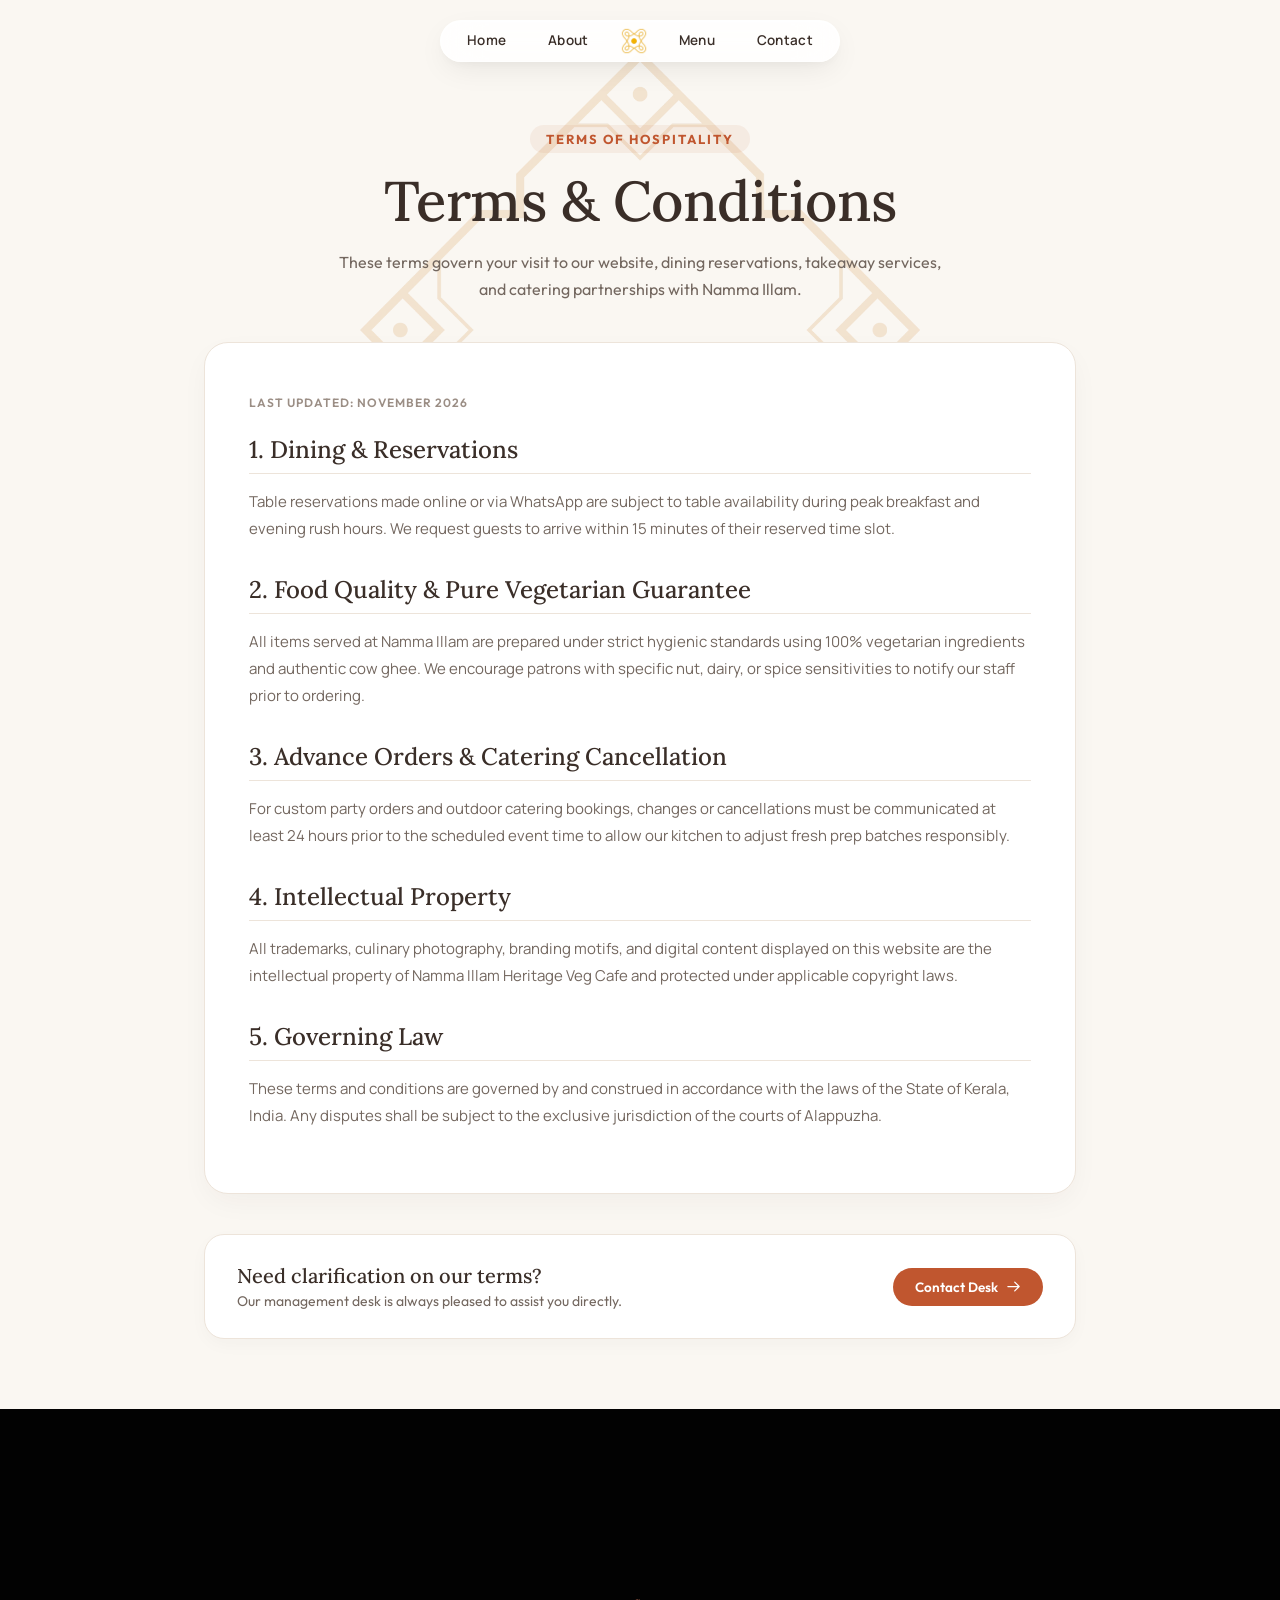
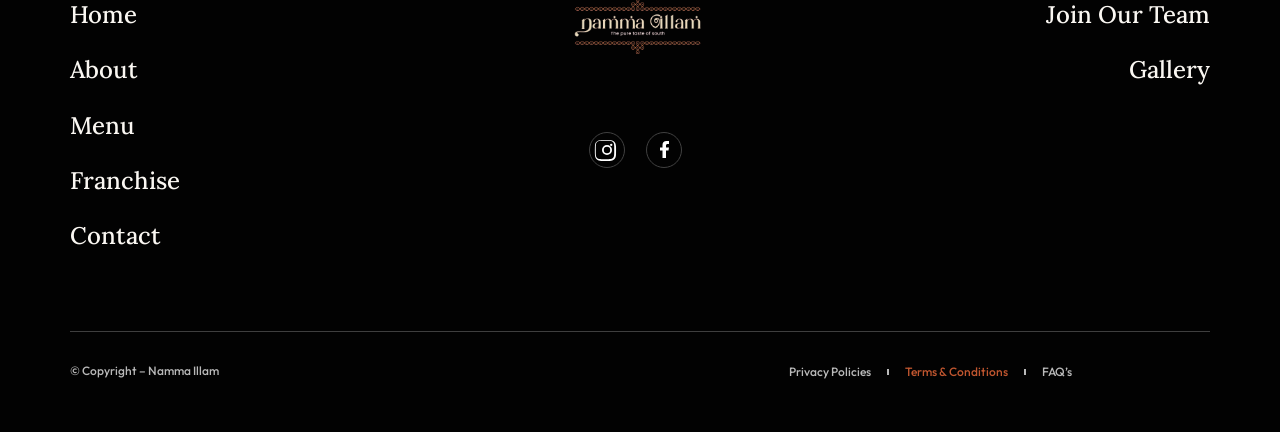
<file: terms.html>
<!DOCTYPE html>
<html lang="en-US" class="lenis">

<head>
  <meta http-equiv="Content-Type" content="text/html; charset=UTF-8">
  <meta name="viewport" content="width=device-width, initial-scale=1">
  <!-- Primary Meta Tags -->
  <title>Terms &amp; Conditions | Namma Illam Heritage Cafe</title>
  <meta name="title" content="Terms &amp; Conditions | Namma Illam Heritage Cafe">
  <meta name="description" content="Terms of use, service guidelines, and conditions for Namma Illam website visitors and patrons.">
  <link rel="canonical" href="https://nammaillam.in/terms.html">

  <!-- Open Graph / Facebook / WhatsApp -->
  <meta property="og:type" content="website">
  <meta property="og:site_name" content="Namma Illam">
  <meta property="og:url" content="https://nammaillam.in/terms.html">
  <meta property="og:title" content="Terms &amp; Conditions | Namma Illam Heritage Cafe">
  <meta property="og:description" content="Terms of use, service guidelines, and conditions for Namma Illam website visitors and patrons.">
  <meta property="og:image" content="https://nammaillam.in/assets/optimized/logo.webp">

  <!-- Twitter Card -->
  <meta name="twitter:card" content="summary_large_image">
  <meta name="twitter:url" content="https://nammaillam.in/terms.html">
  <meta name="twitter:title" content="Terms &amp; Conditions | Namma Illam Heritage Cafe">
  <meta name="twitter:description" content="Terms of use, service guidelines, and conditions for Namma Illam website visitors and patrons.">
  <meta name="twitter:image" content="https://nammaillam.in/assets/optimized/logo.webp">

  <!-- Mobile & PWA -->
  <link rel="manifest" href="manifest.json">
  <meta name="theme-color" content="#FAF7F2">
  <link rel="icon" type="image/webp" href="assets/optimized/logo.webp">
  <link rel="apple-touch-icon" href="assets/optimized/logo.webp">

  <!-- Fonts -->
  <link rel="preconnect" href="https://fonts.googleapis.com">
  <link rel="preconnect" href="https://fonts.gstatic.com" crossorigin>
  <link href="https://fonts.googleapis.com/css2?family=Lora:ital,wght@0,400;0,500;0,600;0,700;1,400&family=Manrope:wght@400;500;600;700&family=Outfit:wght@300;400;500;600;700;800;900&display=swap" rel="stylesheet">

  <link rel="stylesheet" id="hello-elementor-theme-style-css" href="assets/css/theme.css" media="all">
  <link rel="stylesheet" id="elementor-frontend-css" href="assets/css/frontend.min.css" media="all">
  <link rel="stylesheet" id="global-styles-css" href="assets/css/global.css" media="all">

  <style>
    :root {
      --primary: #3A2E28;
      --terracotta: #C0562F;
      --terracotta-dark: #A4431F;
      --terracotta-light: rgba(192, 86, 47, 0.08);
      --cream-bg: #FAF7F2;
      --card-bg: #FFFFFF;
      --text-main: #3A2E28;
      --text-muted: #73675F;
      --text-light: #9B8E85;
      --border-soft: #EDE4DA;
      --border-accent: #E2D1C1;
      --font-serif: 'Lora', Georgia, serif;
      --font-sans: 'Outfit', -apple-system, BlinkMacSystemFont, 'Segoe UI', Roboto, sans-serif;
    }

    * { margin: 0; padding: 0; box-sizing: border-box; }

    html, body {
      background-color: var(--cream-bg);
      font-family: var(--font-sans);
      color: var(--text-main);
      overflow-x: hidden !important;
      max-width: 100% !important;
      width: 100% !important;
      -webkit-font-smoothing: antialiased;
      -moz-osx-font-smoothing: grayscale;
    }

    /* --- FLOATING PILL HEADER --- */
    header {
      position: fixed;
      top: 20px;
      left: 0;
      width: 100%;
      max-width: 100%;
      z-index: 1000;
      display: flex;
      justify-content: center;
      background: transparent !important;
      box-shadow: none !important;
      pointer-events: none;
      transition: transform 0.35s cubic-bezier(0.16, 1, 0.3, 1), opacity 0.3s ease, top 0.3s ease;
      box-sizing: border-box;
    }

    .header-inner {
      pointer-events: auto;
      margin: 0 auto;
      max-width: fit-content;
      display: inline-flex;
      align-items: center;
      justify-content: center;
      gap: 6px;
      padding: 5px 8px;
      background: rgba(255, 255, 255, 0.88);
      backdrop-filter: blur(20px) saturate(180%);
      -webkit-backdrop-filter: blur(20px) saturate(180%);
      border: 1px solid rgba(255, 255, 255, 0.8);
      border-radius: 9999px;
      box-shadow: 0 10px 30px -5px rgba(0, 0, 0, 0.08), 0 4px 12px -2px rgba(0, 0, 0, 0.04), inset 0 1px 1px rgba(255, 255, 255, 0.9);
      transition: all 0.3s cubic-bezier(0.16, 1, 0.3, 1);
      box-sizing: border-box;
    }

    .sticky-header .header-inner {
      background: rgba(250, 245, 239, 0.94);
      border-color: rgba(192, 86, 47, 0.2);
      box-shadow: 0 12px 35px -5px rgba(45, 25, 15, 0.12), 0 4px 12px -2px rgba(0, 0, 0, 0.06), inset 0 1px 1px rgba(255, 255, 255, 0.95);
    }

    .nav-link {
      text-decoration: none;
      color: #3A2E28;
      font-family: "Manrope", sans-serif;
      font-weight: 600;
      font-size: 13.5px;
      letter-spacing: 0.3px;
      padding: 8px 18px;
      border-radius: 9999px;
      transition: all 0.25s ease;
      white-space: nowrap;
      display: inline-flex;
      align-items: center;
      justify-content: center;
      line-height: 1;
      text-transform: capitalize;
      box-sizing: border-box;
    }

    .nav-link:hover {
      color: var(--terracotta) !important;
      background: rgba(192, 86, 47, 0.08);
    }

    .nav-link.active {
      background: var(--terracotta) !important;
      color: #FFFFFF !important;
      box-shadow: 0 2px 10px rgba(192, 86, 47, 0.35);
    }

    .nammaillam-logo {
      display: inline-flex;
      align-items: center;
      justify-content: center;
      padding: 0 6px;
    }

    .nammaillam-logo img {
      width: 30px;
      height: 30px;
      object-fit: contain;
      transition: transform 0.25s ease;
      display: block;
    }

    .nammaillam-logo a:hover img {
      transform: scale(1.08);
    }

    @media (max-width: 767px) {
      header {
        top: 10px !important;
        padding: 0 10px !important;
        width: 100% !important;
      }

      .header-inner {
        gap: 3px !important;
        padding: 4px 6px !important;
        max-width: calc(100vw - 20px) !important;
        overflow: hidden !important;
      }

      .nav-link {
        font-size: 11px !important;
        padding: 6px 11px !important;
        letter-spacing: 0.2px !important;
        min-height: unset !important;
        flex: 0 0 auto !important;
      }

      .nammaillam-logo {
        padding: 0 2px !important;
      }

      .nammaillam-logo img {
        width: 24px !important;
        height: 24px !important;
      }
    }

    /* --- LEGAL PAGE WRAPPER --- */
    .legal-page-wrapper {
      position: relative;
      background-color: var(--cream-bg);
      padding: 125px 24px 70px;
      max-width: 920px;
      margin: 0 auto;
      overflow: hidden;
      min-height: 85vh;
    }

    /* Background Brand Symbol Watermark */
    .watermark-motif {
      position: absolute;
      top: 50px;
      left: 50%;
      transform: translateX(-50%);
      width: min(560px, 92vw);
      height: min(560px, 92vw);
      pointer-events: none;
      z-index: 0;
      opacity: 0.16;
      user-select: none;
      display: flex;
      align-items: center;
      justify-content: center;
    }

    .watermark-motif img {
      width: 100%;
      height: 100%;
      object-fit: contain;
      display: block;
    }

    /* Hero Section */
    .legal-hero {
      position: relative;
      z-index: 1;
      text-align: center;
      margin-bottom: 40px;
    }

    .legal-tag {
      display: inline-flex;
      align-items: center;
      gap: 6px;
      font-size: 13px;
      letter-spacing: 2px;
      text-transform: uppercase;
      font-weight: 700;
      color: var(--terracotta);
      background: var(--terracotta-light);
      padding: 6px 16px;
      border-radius: 999px;
      margin-bottom: 16px;
    }

    .legal-hero-heading {
      font-family: var(--font-serif);
      font-size: clamp(34px, 5.2vw, 56px);
      line-height: 1.15;
      color: var(--primary);
      font-weight: 500;
      letter-spacing: -0.5px;
      margin-bottom: 16px;
    }

    .legal-hero-desc {
      font-size: 16px;
      line-height: 1.65;
      color: var(--text-muted);
      max-width: 620px;
      margin: 0 auto;
    }

    /* Document Card */
    .legal-card {
      position: relative;
      z-index: 1;
      background: var(--card-bg);
      border-radius: 24px;
      border: 1px solid var(--border-soft);
      padding: 48px 44px;
      box-shadow: 0 10px 30px -5px rgba(58, 46, 40, 0.05);
      margin-bottom: 40px;
    }

    .legal-card h2 {
      font-family: var(--font-serif);
      font-size: 24px;
      color: var(--primary);
      margin-top: 32px;
      margin-bottom: 14px;
      padding-bottom: 8px;
      border-bottom: 1px solid var(--border-soft);
    }

    .legal-card h2:first-of-type {
      margin-top: 0;
    }

    .legal-card p {
      font-family: 'Manrope', sans-serif;
      font-size: 15px;
      line-height: 1.8;
      color: var(--text-muted);
      margin-bottom: 16px;
    }

    .legal-card ul {
      margin-left: 20px;
      margin-bottom: 20px;
    }

    .legal-card li {
      font-family: 'Manrope', sans-serif;
      font-size: 15px;
      line-height: 1.8;
      color: var(--text-muted);
      margin-bottom: 8px;
    }

    .legal-card a {
      color: var(--terracotta);
      text-decoration: underline;
    }

    .last-updated-badge {
      display: inline-block;
      font-size: 12px;
      letter-spacing: 1px;
      text-transform: uppercase;
      font-weight: 600;
      color: var(--text-light);
      margin-bottom: 24px;
    }

    /* Bottom Support Callout */
    .legal-support-card {
      position: relative;
      z-index: 1;
      background: var(--card-bg);
      border: 1px solid var(--border-soft);
      border-radius: 20px;
      padding: 28px 32px;
      display: flex;
      flex-wrap: wrap;
      align-items: center;
      justify-content: space-between;
      gap: 20px;
      box-shadow: 0 6px 20px -3px rgba(58, 46, 40, 0.04);
    }

    .legal-support-text h3 {
      font-family: var(--font-serif);
      font-size: 20px;
      color: var(--primary);
      margin-bottom: 4px;
    }

    .legal-support-text p {
      font-size: 14px;
      color: var(--text-muted);
      margin: 0;
    }

    .legal-support-btn {
      display: inline-flex;
      align-items: center;
      gap: 8px;
      background: var(--terracotta);
      color: #FFFFFF !important;
      padding: 10px 22px;
      border-radius: 9999px;
      font-weight: 600;
      font-size: 13.5px;
      text-decoration: none;
      transition: all 0.25s ease;
      white-space: nowrap;
    }

    .legal-support-btn:hover {
      background: var(--terracotta-dark);
      transform: translateY(-1px);
    }

    @media (max-width: 767px) {
      .legal-page-wrapper {
        padding: 95px 16px 50px;
      }
      .legal-card {
        padding: 28px 20px;
      }
      .legal-support-card {
        flex-direction: column;
        text-align: center;
        align-items: center;
      }
      .legal-support-btn {
        width: 100%;
        justify-content: center;
      }
    }
  </style>

  <!-- Universal Brand Preloader Style -->
  <style id="nammaillam-preloader-style">
    body.loading {
      overflow: hidden !important;
    }

    #pageLoader {
      position: fixed;
      top: 0;
      left: 0;
      width: 100vw;
      height: 100vh;
      background-color: #FAF7F2;
      z-index: 9999999;
      display: flex;
      flex-direction: column;
      align-items: center;
      justify-content: center;
      transition: opacity 0.5s cubic-bezier(0.4, 0, 0.2, 1), visibility 0.5s ease;
      will-change: opacity, visibility;
    }

    #pageLoader.fade-out {
      opacity: 0;
      visibility: hidden;
      pointer-events: none;
    }

    .kolam-loader-container {
      display: flex;
      flex-direction: column;
      align-items: center;
      justify-content: center;
      text-align: center;
      padding: 20px;
    }

    .kolam-art-wrapper {
      position: relative;
      width: 130px;
      height: 130px;
      display: flex;
      align-items: center;
      justify-content: center;
      margin-bottom: 24px;
    }

    .kolam-svg-rotating {
      position: absolute;
      top: 0;
      left: 0;
      width: 100%;
      height: 100%;
      animation: kolamSlowSpin 24s linear infinite;
      transform-origin: center;
    }

    .kolam-svg-static {
      position: absolute;
      top: 0;
      left: 0;
      width: 100%;
      height: 100%;
    }

    .kolam-stroke {
      stroke: #C0562F;
      stroke-width: 1.8;
      stroke-linecap: round;
      stroke-linejoin: round;
      fill: none;
      stroke-dasharray: 280;
      stroke-dashoffset: 280;
      animation: kolamDrawLine 2.2s cubic-bezier(0.4, 0, 0.2, 1) forwards;
    }

    .kolam-stroke-gold {
      stroke: #D49A3D;
      stroke-width: 1.4;
      stroke-linecap: round;
      stroke-linejoin: round;
      fill: none;
      stroke-dasharray: 200;
      stroke-dashoffset: 200;
      animation: kolamDrawLine 2.6s cubic-bezier(0.4, 0, 0.2, 1) 0.2s forwards;
    }

    .kolam-dots {
      fill: #C0562F;
      opacity: 0;
      animation: kolamDotsFade 1.6s ease 0.6s forwards, kolamDotsPulse 2.4s ease-in-out 2.2s infinite;
    }

    .kolam-dots-gold {
      fill: #D49A3D;
      opacity: 0;
      animation: kolamDotsFade 1.8s ease 0.8s forwards, kolamDotsPulse 2.4s ease-in-out 2.4s infinite;
    }

    .kolam-ring {
      fill: none;
      stroke: rgba(192, 86, 47, 0.22);
      stroke-width: 1;
      stroke-dasharray: 4 4;
      animation: kolamRingPulse 3s ease-in-out infinite;
    }

    .kolam-center-logo {
      width: 44px;
      height: 44px;
      object-fit: contain;
      z-index: 2;
      filter: drop-shadow(0 2px 10px rgba(192, 86, 47, 0.25));
      animation: kolamLogoBreathe 2.6s ease-in-out infinite;
    }

    .kolam-brand-title {
      font-family: 'Lora', Georgia, serif;
      font-size: 21px;
      font-weight: 600;
      letter-spacing: 4px;
      color: #3A2E28;
      margin: 0 0 6px 0;
      text-transform: uppercase;
      opacity: 0;
      transform: translateY(6px);
      animation: kolamTextRise 0.8s ease 0.4s forwards;
    }

    .kolam-subtitle {
      font-family: 'Outfit', sans-serif;
      font-size: 13px;
      letter-spacing: 2px;
      color: #C0562F;
      font-weight: 500;
      margin: 0;
      opacity: 0;
      transform: translateY(6px);
      animation: kolamTextRise 0.8s ease 0.7s forwards;
    }

    @keyframes kolamDrawLine { to { stroke-dashoffset: 0; } }
    @keyframes kolamSlowSpin { from { transform: rotate(0deg); } to { transform: rotate(360deg); } }
    @keyframes kolamDotsFade { to { opacity: 0.95; } }
    @keyframes kolamDotsPulse {
      0%, 100% { opacity: 0.95; transform: scale(1); }
      50% { opacity: 0.45; transform: scale(0.85); }
    }
    @keyframes kolamRingPulse {
      0%, 100% { opacity: 0.25; transform: scale(1); }
      50% { opacity: 0.55; transform: scale(1.03); }
    }
    @keyframes kolamLogoBreathe {
      0%, 100% { transform: scale(0.96); }
      50% { transform: scale(1.05); }
    }
    @keyframes kolamTextRise { to { opacity: 1; transform: translateY(0); } }
  </style>

  <link rel="stylesheet" id="widget-image-css" href="assets/css/widget-image.min.css" media="all">
  <link rel="stylesheet" id="widget-nav-menu-css" href="assets/css/widget-nav-menu.min.css" media="all">
  <link rel="stylesheet" id="widget-icon-list-css" href="assets/css/widget-icon-list.min.css" media="all">
  <link rel="stylesheet" id="elementor-post-1468-css" href="assets/css/post-1468.css" media="all">
</head>

<body>
  <!-- Universal Heritage Preloader -->
  <div id="pageLoader" aria-label="Loading Namma Illam" role="status">
    <div class="kolam-loader-container">
      <div class="kolam-art-wrapper">
        <svg class="kolam-svg-rotating" viewBox="0 0 160 160">
          <circle class="kolam-ring" cx="80" cy="80" r="72" />
          <circle class="kolam-ring" cx="80" cy="80" r="55" />
          <g transform="translate(80, 80)">
            <path class="kolam-stroke-gold" d="M 0 -55 C -12 -65 -10 -75 0 -77 C 10 -75 12 -65 0 -55 Z" />
            <path class="kolam-stroke-gold" d="M 0 -55 C -12 -65 -10 -75 0 -77 C 10 -75 12 -65 0 -55 Z" transform="rotate(45)" />
            <path class="kolam-stroke-gold" d="M 0 -55 C -12 -65 -10 -75 0 -77 C 10 -75 12 -65 0 -55 Z" transform="rotate(90)" />
            <path class="kolam-stroke-gold" d="M 0 -55 C -12 -65 -10 -75 0 -77 C 10 -75 12 -65 0 -55 Z" transform="rotate(135)" />
            <path class="kolam-stroke-gold" d="M 0 -55 C -12 -65 -10 -75 0 -77 C 10 -75 12 -65 0 -55 Z" transform="rotate(180)" />
            <path class="kolam-stroke-gold" d="M 0 -55 C -12 -65 -10 -75 0 -77 C 10 -75 12 -65 0 -55 Z" transform="rotate(225)" />
            <path class="kolam-stroke-gold" d="M 0 -55 C -12 -65 -10 -75 0 -77 C 10 -75 12 -65 0 -55 Z" transform="rotate(270)" />
            <path class="kolam-stroke-gold" d="M 0 -55 C -12 -65 -10 -75 0 -77 C 10 -75 12 -65 0 -55 Z" transform="rotate(315)" />
          </g>
          <circle class="kolam-dots-gold" cx="80" cy="9" r="2.2" />
          <circle class="kolam-dots-gold" cx="130" cy="30" r="2.2" />
          <circle class="kolam-dots-gold" cx="151" cy="80" r="2.2" />
          <circle class="kolam-dots-gold" cx="130" cy="130" r="2.2" />
          <circle class="kolam-dots-gold" cx="80" cy="151" r="2.2" />
          <circle class="kolam-dots-gold" cx="30" cy="130" r="2.2" />
          <circle class="kolam-dots-gold" cx="9" cy="80" r="2.2" />
          <circle class="kolam-dots-gold" cx="30" cy="30" r="2.2" />
        </svg>

        <svg class="kolam-svg-static" viewBox="0 0 160 160">
          <g transform="translate(80, 80)">
            <path class="kolam-stroke" d="M 0 -36 C -18 -36 -28 -18 -20 0 C -28 18 -18 36 0 36 C 18 36 28 18 20 0 C 28 -18 18 -36 0 -36 Z" />
            <path class="kolam-stroke" d="M 0 -36 C -18 -36 -28 -18 -20 0 C -28 18 -18 36 0 36 C 18 36 28 18 20 0 C 28 -18 18 -36 0 -36 Z" transform="rotate(45)" />
            <circle class="kolam-stroke" cx="0" cy="0" r="30" stroke-dasharray="190" />
          </g>
          <circle class="kolam-dots" cx="80" cy="39" r="2.8" />
          <circle class="kolam-dots" cx="109" cy="51" r="2.5" />
          <circle class="kolam-dots" cx="121" cy="80" r="2.8" />
          <circle class="kolam-dots-gold" cx="109" cy="109" r="2.5" />
          <circle class="kolam-dots" cx="80" cy="121" r="2.8" />
          <circle class="kolam-dots" cx="51" cy="109" r="2.5" />
          <circle class="kolam-dots" cx="39" cy="80" r="2.8" />
          <circle class="kolam-dots" cx="51" cy="51" r="2.5" />
        </svg>

        <img class="kolam-center-logo" src="assets/optimized/logo-icon-transparent.webp" alt="Namma Illam Diya">
      </div>

      <h3 class="kolam-brand-title">NAMMA ILLAM</h3>
      <p class="kolam-subtitle">Welcome to Namma Illam...</p>
    </div>
  </div>

  <!-- Unified Dynamic Island Header -->
  <header id="siteHeader">
    <div class="header-inner">
      <a href="index.html" class="nav-link">Home</a>
      <a href="about.html" class="nav-link">About</a>
      <div class="nammaillam-logo">
        <a href="index.html" aria-label="Namma Illam Home">
          <img width="30" height="30" src="assets/optimized/logo-icon-transparent.webp" alt="Namma Illam Logo">
        </a>
      </div>
      <a href="menu.html" class="nav-link">Menu</a>
      <a href="contact.html" class="nav-link">Contact</a>
    </div>
  </header>

  <!-- Main Legal Wrapper -->
  <main class="legal-page-wrapper">
    <!-- Centered Brand Watermark Motif -->
    <div class="watermark-motif" aria-hidden="true">
      <img src="assets/optimized/namma-illam-symbol.webp" alt="" width="560" height="560" loading="eager" decoding="async">
    </div>

    <!-- Hero Header -->
    <section class="legal-hero">
      <span class="legal-tag">Terms of Hospitality</span>
      <h1 class="legal-hero-heading">Terms &amp; Conditions</h1>
      <p class="legal-hero-desc">These terms govern your visit to our website, dining reservations, takeaway services, and catering partnerships with Namma Illam.</p>
    </section>

    <!-- Document Card -->
    <article class="legal-card">
      <span class="last-updated-badge">Last Updated: November 2026</span>

      <h2>1. Dining &amp; Reservations</h2>
      <p>Table reservations made online or via WhatsApp are subject to table availability during peak breakfast and evening rush hours. We request guests to arrive within 15 minutes of their reserved time slot.</p>

      <h2>2. Food Quality &amp; Pure Vegetarian Guarantee</h2>
      <p>All items served at Namma Illam are prepared under strict hygienic standards using 100% vegetarian ingredients and authentic cow ghee. We encourage patrons with specific nut, dairy, or spice sensitivities to notify our staff prior to ordering.</p>

      <h2>3. Advance Orders &amp; Catering Cancellation</h2>
      <p>For custom party orders and outdoor catering bookings, changes or cancellations must be communicated at least 24 hours prior to the scheduled event time to allow our kitchen to adjust fresh prep batches responsibly.</p>

      <h2>4. Intellectual Property</h2>
      <p>All trademarks, culinary photography, branding motifs, and digital content displayed on this website are the intellectual property of Namma Illam Heritage Veg Cafe and protected under applicable copyright laws.</p>

      <h2>5. Governing Law</h2>
      <p>These terms and conditions are governed by and construed in accordance with the laws of the State of Kerala, India. Any disputes shall be subject to the exclusive jurisdiction of the courts of Alappuzha.</p>
    </article>

    <!-- Support Callout -->
    <section class="legal-support-card">
      <div class="legal-support-text">
        <h3>Need clarification on our terms?</h3>
        <p>Our management desk is always pleased to assist you directly.</p>
      </div>
      <a href="contact.html" class="legal-support-btn">
        <span>Contact Desk</span>
        <svg xmlns="http://www.w3.org/2000/svg" width="15" height="15" fill="none" viewBox="0 0 24 24" stroke="currentColor"><path stroke-linecap="round" stroke-linejoin="round" stroke-width="2" d="M14 5l7 7m0 0l-7 7m7-7H3"/></svg>
      </a>
    </section>
  </main>

  <!-- Unified Heritage Footer -->
  <footer data-elementor-type="footer" data-elementor-id="1468" class="elementor elementor-1468 elementor-location-footer" data-elementor-post-type="elementor_library" style="background-color:#020202; width:100%; font-size:12px; line-height:1.1; margin:0; padding:0;">
    <div class="elementor-element elementor-element-f8abbf3 e-flex e-con-boxed e-con e-parent e-lazyloaded" data-id="f8abbf3" data-element_type="container" data-settings="{&quot;background_background&quot;:&quot;classic&quot;}">
      <div class="e-con-inner" style="margin: 0 auto; max-width: 1140px;">
        <div class="elementor-element elementor-element-d635aa4 e-con-full e-grid e-con e-child" data-id="d635aa4" data-element_type="container">
          <div class="elementor-element elementor-element-858ce51 e-con-full e-flex e-con e-child" data-id="858ce51" data-element_type="container">
            <div class="elementor-element elementor-element-db824ce elementor-nav-menu--dropdown-none elementor-widget elementor-widget-nav-menu" data-id="db824ce" data-element_type="widget">
              <nav aria-label="Menu" class="elementor-nav-menu--main elementor-nav-menu__container elementor-nav-menu--layout-vertical e--pointer-none">
                <ul id="menu-1-db824ce" class="elementor-nav-menu sm-vertical">
                  <li class="menu-item"><a href="index.html" class="elementor-item">Home</a></li>
                  <li class="menu-item"><a href="about.html" class="elementor-item">About</a></li>
                  <li class="menu-item"><a href="menu.html" class="elementor-item">Menu</a></li>
                  <li class="menu-item"><a href="franchise.html" class="elementor-item">Franchise</a></li>
                  <li class="menu-item"><a href="contact.html" class="elementor-item">Contact</a></li>
                </ul>
              </nav>
            </div>
          </div>
          <div class="elementor-element elementor-element-839b21a e-con-full e-flex e-con e-child" data-id="839b21a" data-element_type="container">
            <div class="elementor-element elementor-element-bac44e5 elementor-widget elementor-widget-image" data-id="bac44e5" data-element_type="widget" data-widget_type="image.default">
              <a href="index.html">
                <img width="70" height="70" src="assets/optimized/footer-logo.webp" class="attachment-large size-large wp-image-1785" alt="Namma Illam Logo" loading="lazy" decoding="async" style="display: block; margin: 0 auto; width: 210px; max-width: 85%; height:auto;">
              </a>
            </div>
            <div class="elementor-element elementor-element-4f67fee elementor-icon-list--layout-inline elementor-align-center elementor-widget elementor-widget-icon-list" data-id="4f67fee" data-element_type="widget">
              <ul class="elementor-icon-list-items elementor-inline-items">
                <li class="elementor-icon-list-item elementor-inline-item">
                  <a href="https://www.instagram.com/thenammaillamcafe?igsh=a2EyOXVldjY2aTB6" target="_blank" aria-label="Instagram">
                    <span class="elementor-icon-list-icon">
                      <svg xmlns="http://www.w3.org/2000/svg" width="36" height="36" viewBox="0 0 36 36" fill="none"><rect x="0.5" y="0.5" width="35" height="35" rx="17.5" stroke="#414141"></rect><path d="M18 13a5 5 0 1 0 0 10 5 5 0 0 0 0-10zm0 8.2a3.2 3.2 0 1 1 0-6.4 3.2 3.2 0 0 1 0 6.4zm5.4-8.4a1.17 1.17 0 1 1-2.34 0 1.17 1.17 0 0 1 2.34 0zm3.56 1.48c-.08-1.7-.47-3.2-1.72-4.44-1.25-1.25-2.74-1.64-4.44-1.72-1.75-.1-7-.1-8.75 0-1.7.08-3.2.47-4.44 1.72C6.4 10.89 6.01 12.38 5.93 14.08c-.1 1.75-.1 7 0 8.75.08 1.7.47 3.2 1.72 4.44 1.25 1.25 2.74 1.64 4.44 1.72 1.75.1 7 .1 8.75 0 1.7-.08 3.2-.47 4.44-1.72 1.25-1.25 1.64-2.74 1.72-4.44.1-1.75.1-7 0-8.75zm-2.18 10.45c-.37.93-1.08 1.64-2.01 2.01-1.4.56-4.71.43-6.77.43s-5.38.13-6.77-.43c-.93-.37-1.64-1.08-2.01-2.01-.56-1.4-.43-4.71-.43-6.77s-.13-5.38.43-6.77c.37-.93 1.08-1.64 2.01-2.01 1.4-.56 4.71-.43 6.77-.43s5.38-.13 6.77.43c.93.37 1.64 1.08 2.01 2.01.56 1.4.43 4.71.43 6.77s.13 5.38-.43 6.77z" fill="white"/></svg>
                    </span>
                  </a>
                </li>
                <li class="elementor-icon-list-item elementor-inline-item">
                  <a href="https://www.facebook.com/share/1DBpCtL2mM/" target="_blank" aria-label="Facebook">
                    <span class="elementor-icon-list-icon">
                      <svg xmlns="http://www.w3.org/2000/svg" width="36" height="36" viewBox="0 0 36 36" fill="none"><rect x="0.5" y="0.5" width="35" height="35" rx="17.5" stroke="#414141"></rect><path d="M20 18.5h2.5l.5-3h-3v-2c0-.83.67-1.5 1.5-1.5H23V9h-2.5C18 9 16.5 10.5 16.5 13v2.5H14v3h2.5V26h3.5v-7.5z" fill="white"/></svg>
                    </span>
                  </a>
                </li>
              </ul>
            </div>
          </div>
          <div class="elementor-element elementor-element-b60226f e-con-full e-flex e-con e-child" data-id="b60226f" data-element_type="container">
            <div class="elementor-element elementor-element-1917104 elementor-nav-menu--dropdown-none elementor-nav-menu__align-end elementor-widget elementor-widget-nav-menu" data-id="1917104" data-element_type="widget">
              <nav aria-label="Menu" class="elementor-nav-menu--main elementor-nav-menu__container elementor-nav-menu--layout-vertical e--pointer-none">
                <ul id="menu-1-1917104" class="elementor-nav-menu sm-vertical">
                  <li class="menu-item"><a href="careers.html" class="elementor-item">Join Our Team</a></li>
                  <li class="menu-item"><a href="gallery.html" class="elementor-item">Gallery</a></li>
                </ul>
              </nav>
            </div>
          </div>
        </div>
        <div class="elementor-element elementor-element-86df6c2 e-con-full e-flex e-con e-child" data-id="86df6c2" data-element_type="container">
          <div class="elementor-element elementor-element-50a178d e-con-full e-flex e-con e-child" data-id="50a178d" data-element_type="container">
            <div class="elementor-element elementor-element-981fce2 elementor-widget elementor-widget-text-editor" data-id="981fce2" data-element_type="widget" data-widget_type="text-editor.default">
              <p>© Copyright – Namma Illam</p>
            </div>
          </div>
          <div class="elementor-element elementor-element-d177572 e-con-full e-flex e-con e-child" data-id="d177572" data-element_type="container">
            <div class="elementor-element elementor-element-c5c7c8d elementor-icon-list--layout-traditional elementor-widget elementor-widget-icon-list" data-id="c5c7c8d" data-element_type="widget">
              <ul class="elementor-icon-list-items">
                <li class="elementor-icon-list-item"><a href="privacy.html"><span class="elementor-icon-list-text">Privacy Policies</span></a></li>
              </ul>
            </div>
            <div class="elementor-element elementor-element-065f7a3 elementor-icon-list--layout-traditional elementor-widget elementor-widget-icon-list" data-id="065f7a3" data-element_type="widget">
              <ul class="elementor-icon-list-items">
                <li class="elementor-icon-list-item current-menu-item"><a href="terms.html"><span class="elementor-icon-list-text" style="color: #C0562F !important;">Terms &amp; Conditions</span></a></li>
              </ul>
            </div>
            <div class="elementor-element elementor-element-6dadf92 elementor-icon-list--layout-traditional elementor-widget elementor-widget-icon-list" data-id="6dadf92" data-element_type="widget">
              <ul class="elementor-icon-list-items">
                <li class="elementor-icon-list-item"><a href="faq.html"><span class="elementor-icon-list-text">FAQ’s</span></a></li>
              </ul>
            </div>
          </div>
        </div>
      </div>
    </div>
    <style>
      footer.elementor-location-footer,
      .elementor-location-footer {
        background-color: #020202 !important;
        width: 100vw !important;
        max-width: 100vw !important;
        margin-left: calc(50% - 50vw) !important;
        margin-right: calc(50% - 50vw) !important;
        position: relative !important;
        box-sizing: border-box !important;
        padding: 40px 0 20px !important;
        overflow: hidden !important;
        z-index: 20 !important;
      }
      .elementor-location-footer .elementor-element-f8abbf3,
      .elementor-location-footer .e-con,
      .elementor-location-footer .e-con-inner,
      .elementor-location-footer .e-con-full,
      .elementor-location-footer .e-child {
        background-color: #020202 !important;
        background: #020202 !important;
      }
      .elementor-location-footer .elementor-element-f8abbf3 {
        width: 100% !important;
        max-width: 100% !important;
        margin: 0 !important;
        padding-left: clamp(15px, 4vw, 30px) !important;
        padding-right: clamp(15px, 4vw, 30px) !important;
        box-sizing: border-box !important;
      }
      .elementor-location-footer .e-con-inner {
        max-width: 1140px !important;
        width: 100% !important;
        margin: 0 auto !important;
        box-sizing: border-box !important;
      }
      .elementor-location-footer p {
        margin: 0 !important;
        font-size: 12px !important;
        line-height: 1.1 !important;
        color: #B9B9B9 !important;
      }
      .elementor-location-footer .elementor-widget-image img {
        width: 210px !important;
        max-width: 85% !important;
        height: auto !important;
        display: block !important;
        margin: 0 auto 16px !important;
        object-fit: contain !important;
      }
      .elementor-location-footer .elementor-icon-list-items {
        margin: 0 !important;
        padding: 0 !important;
      }
      .elementor-location-footer a,
      .elementor-location-footer .elementor-item,
      .elementor-location-footer .elementor-icon-list-text {
        color: #FAF7F2 !important;
        text-decoration: none !important;
        font-family: 'Lora', Georgia, serif !important;
        font-size: 24px !important;
        line-height: 1.3 !important;
        transition: color 0.3s ease !important;
      }
      .elementor-location-footer .elementor-icon-list-text {
        font-family: 'Outfit', sans-serif !important;
        font-size: 12px !important;
        color: #B9B9B9 !important;
      }
      .elementor-location-footer a:hover,
      .elementor-location-footer .elementor-item:hover {
        color: #C0562F !important;
      }
      .elementor-location-footer .elementor-social-icon,
      .elementor-location-footer .elementor-icon-list-item svg {
        transition: transform 0.3s ease !important;
      }
      .elementor-location-footer .elementor-icon-list-item a:hover svg {
        transform: translateY(-2px) !important;
      }
    </style>
  </footer>

  <script src="assets/js/lenis.min.js"></script>
  <script>
    const lenis = new Lenis({ autoRaf: true, lerp: 0.06 });

    // Sticky header behavior
    window.addEventListener('scroll', () => {
      const header = document.getElementById('siteHeader');
      if (window.scrollY > 40) {
        header.classList.add('sticky-header');
      } else {
        header.classList.remove('sticky-header');
      }
    });
  </script>

  <script id="nammaillam-preloader-script">
  (function() {
    const loader = document.getElementById('pageLoader');
    if (!loader) return;

    document.body.classList.add('loading');
    const startTime = Date.now();
    const MIN_DISPLAY_TIME = 450;
    let loaderHidden = false;

    function hidePageLoader() {
      if (loaderHidden) return;
      loaderHidden = true;
      document.body.classList.remove('loading');
      loader.classList.add('fade-out');
      setTimeout(() => {
        if (loader && loader.parentNode) {
          loader.parentNode.removeChild(loader);
        }
      }, 500);
    }

    function handlePageLoaded() {
      const elapsed = Date.now() - startTime;
      const remainingTime = Math.max(0, MIN_DISPLAY_TIME - elapsed);
      setTimeout(hidePageLoader, remainingTime);
    }

    if (document.readyState === 'complete') {
      handlePageLoaded();
    } else {
      window.addEventListener('load', handlePageLoaded);
      setTimeout(hidePageLoader, 2500);
    }
  })();
  </script>
</body>
</html>
</file>
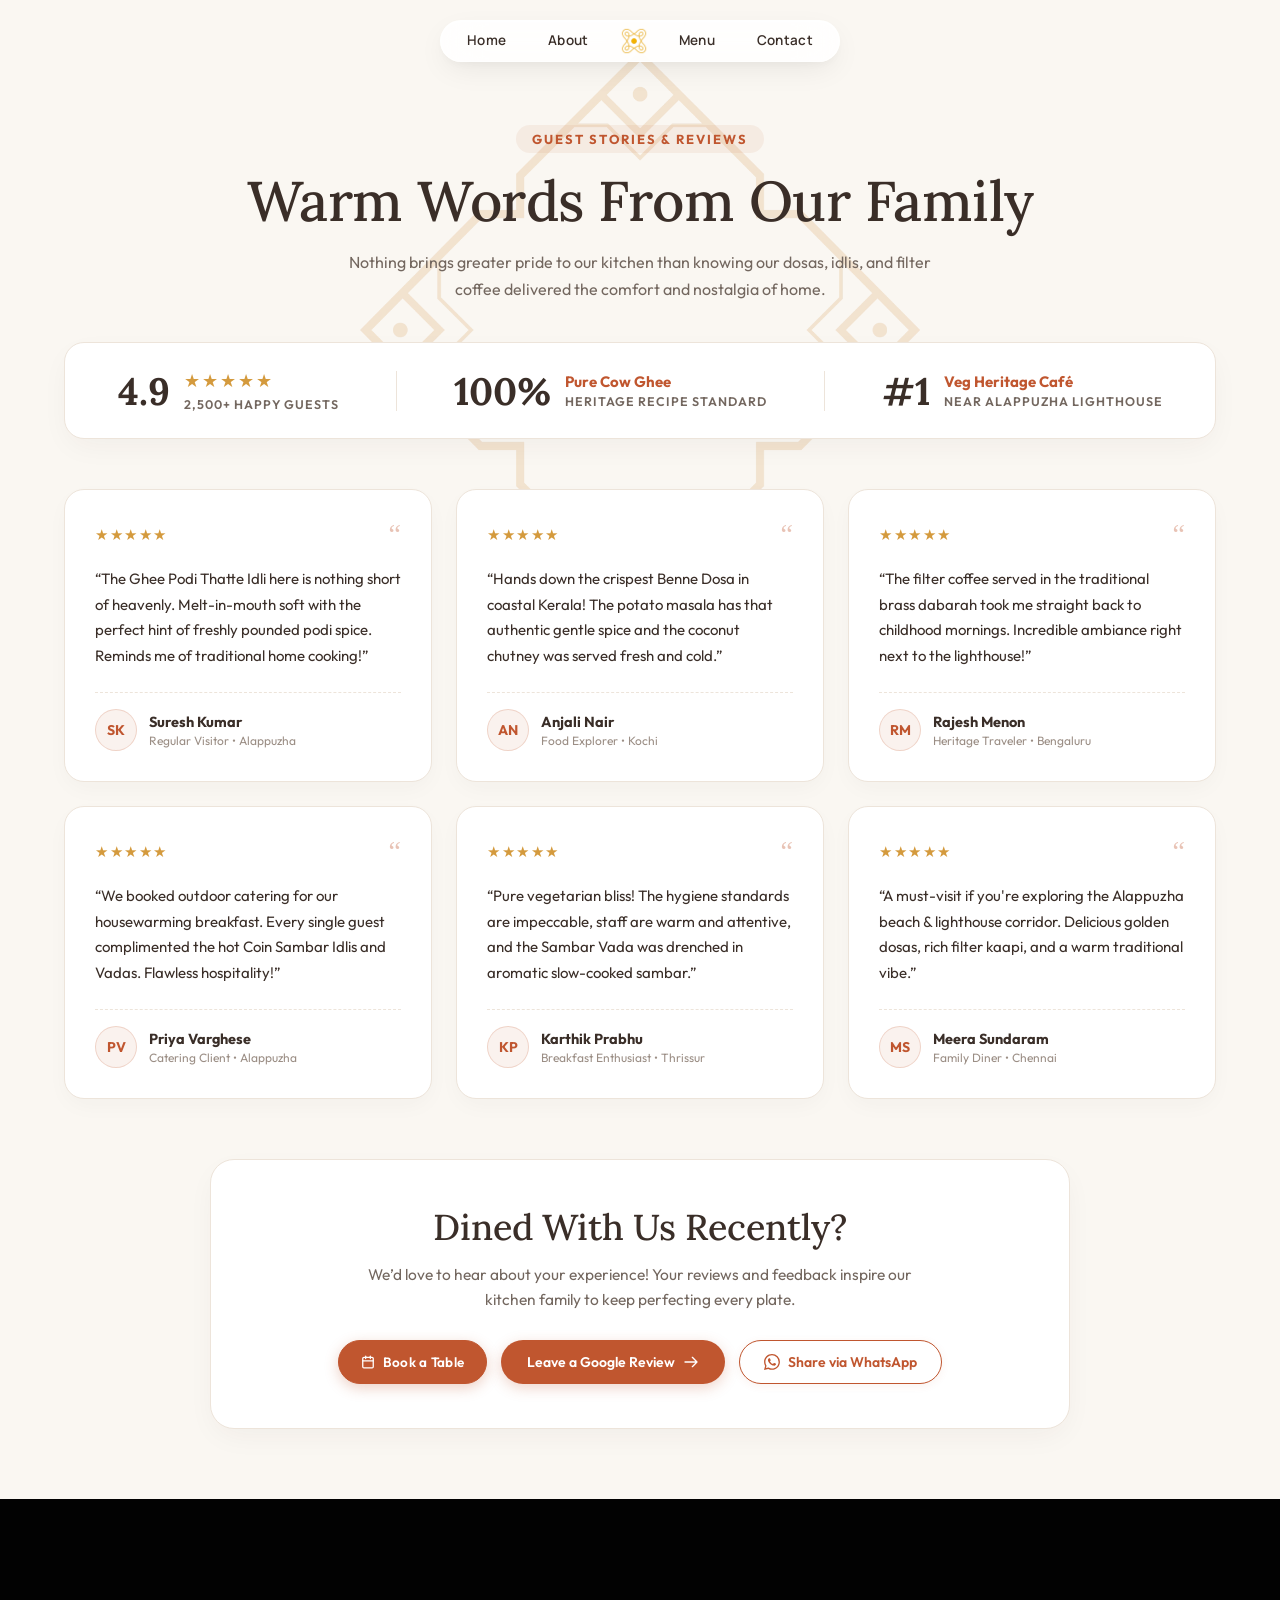
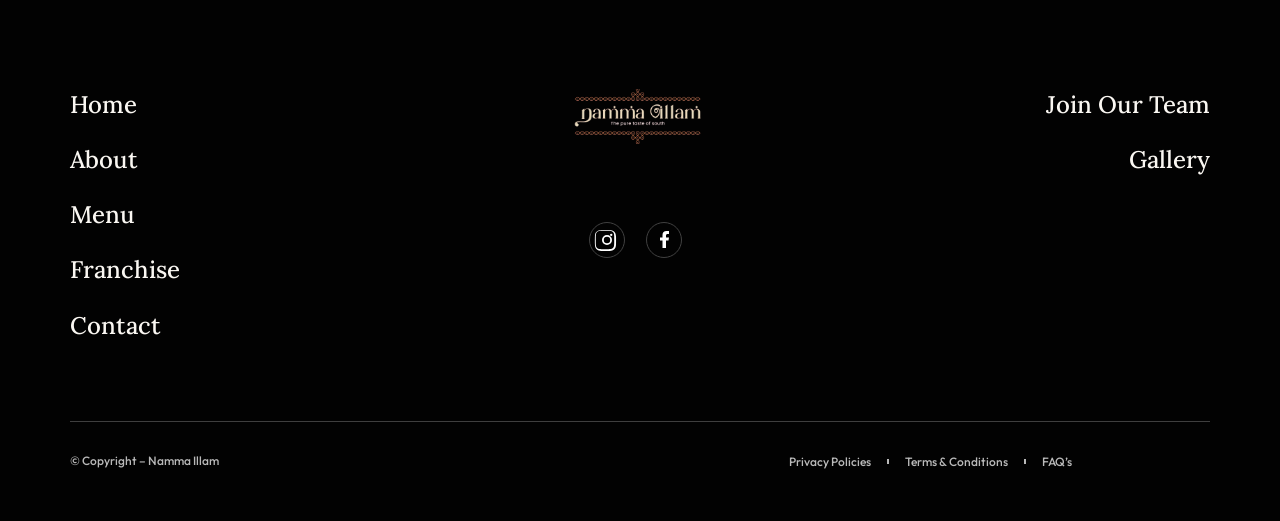
<file: testimonials.html>
<!DOCTYPE html>
<html lang="en-US" class="lenis">

<head>
  <meta http-equiv="Content-Type" content="text/html; charset=UTF-8">
  <meta name="viewport" content="width=device-width, initial-scale=1">
  <!-- Primary Meta Tags -->
  <title>Guest Reviews &amp; Testimonials | Namma Illam</title>
  <meta name="title" content="Guest Reviews &amp; Testimonials | Namma Illam">
  <meta name="description" content="Read authentic guest stories and reviews of Namma Illam South Indian delicacies, pure ghee dosas, filter coffee, and hospitable heritage ambiance.">
  <link rel="canonical" href="https://nammaillam.in/testimonials.html">

  <!-- Open Graph / Facebook / WhatsApp -->
  <meta property="og:type" content="website">
  <meta property="og:site_name" content="Namma Illam">
  <meta property="og:url" content="https://nammaillam.in/testimonials.html">
  <meta property="og:title" content="Guest Reviews &amp; Testimonials | Namma Illam">
  <meta property="og:description" content="Read authentic guest stories and reviews of Namma Illam South Indian delicacies, pure ghee dosas, filter coffee, and hospitable heritage ambiance.">
  <meta property="og:image" content="https://nammaillam.in/assets/optimized/shop.webp">

  <!-- Twitter Card -->
  <meta name="twitter:card" content="summary_large_image">
  <meta name="twitter:url" content="https://nammaillam.in/testimonials.html">
  <meta name="twitter:title" content="Guest Reviews &amp; Testimonials | Namma Illam">
  <meta name="twitter:description" content="Read authentic guest stories and reviews of Namma Illam South Indian delicacies, pure ghee dosas, filter coffee, and hospitable heritage ambiance.">
  <meta name="twitter:image" content="https://nammaillam.in/assets/optimized/shop.webp">

  <!-- Mobile & PWA -->
  <link rel="manifest" href="manifest.json">
  <meta name="theme-color" content="#FAF7F2">
  <link rel="icon" type="image/webp" href="assets/optimized/logo.webp">
  <link rel="apple-touch-icon" href="assets/optimized/logo.webp">

  <!-- Fonts -->
  <link rel="preconnect" href="https://fonts.googleapis.com">
  <link rel="preconnect" href="https://fonts.gstatic.com" crossorigin>
  <link href="https://fonts.googleapis.com/css2?family=Lora:ital,wght@0,400;0,500;0,600;0,700;1,400&family=Manrope:wght@400;500;600;700&family=Outfit:wght@300;400;500;600;700;800;900&display=swap" rel="stylesheet">

  <link rel="stylesheet" id="hello-elementor-theme-style-css" href="assets/css/theme.css" media="all">
  <link rel="stylesheet" id="elementor-frontend-css" href="assets/css/frontend.min.css" media="all">
  <link rel="stylesheet" id="global-styles-css" href="assets/css/global.css" media="all">
  <link rel="stylesheet" href="assets/css/booking.css" media="all">

  <style>
    :root {
      --primary: #3A2E28;
      --terracotta: #C0562F;
      --terracotta-dark: #A4431F;
      --terracotta-light: rgba(192, 86, 47, 0.08);
      --cream-bg: #FAF7F2;
      --card-bg: #FFFFFF;
      --text-main: #3A2E28;
      --text-muted: #73675F;
      --text-light: #9B8E85;
      --border-soft: #EDE4DA;
      --border-accent: #E2D1C1;
      --gold: #D49A3D;
      --font-serif: 'Lora', Georgia, serif;
      --font-sans: 'Outfit', -apple-system, BlinkMacSystemFont, 'Segoe UI', Roboto, sans-serif;
    }

    * { margin: 0; padding: 0; box-sizing: border-box; }

    html, body {
      background-color: var(--cream-bg);
      font-family: var(--font-sans);
      color: var(--text-main);
      overflow-x: hidden !important;
      max-width: 100% !important;
      width: 100% !important;
      -webkit-font-smoothing: antialiased;
      -moz-osx-font-smoothing: grayscale;
    }

    /* --- FLOATING PILL HEADER --- */
    header {
      position: fixed;
      top: 20px;
      left: 0;
      width: 100%;
      max-width: 100%;
      z-index: 1000;
      display: flex;
      justify-content: center;
      background: transparent !important;
      box-shadow: none !important;
      pointer-events: none;
      transition: transform 0.35s cubic-bezier(0.16, 1, 0.3, 1), opacity 0.3s ease, top 0.3s ease;
      box-sizing: border-box;
    }

    .header-inner {
      pointer-events: auto;
      margin: 0 auto;
      max-width: fit-content;
      display: inline-flex;
      align-items: center;
      justify-content: center;
      gap: 6px;
      padding: 5px 8px;
      background: rgba(255, 255, 255, 0.88);
      backdrop-filter: blur(20px) saturate(180%);
      -webkit-backdrop-filter: blur(20px) saturate(180%);
      border: 1px solid rgba(255, 255, 255, 0.8);
      border-radius: 9999px;
      box-shadow: 0 10px 30px -5px rgba(0, 0, 0, 0.08), 0 4px 12px -2px rgba(0, 0, 0, 0.04), inset 0 1px 1px rgba(255, 255, 255, 0.9);
      transition: all 0.3s cubic-bezier(0.16, 1, 0.3, 1);
      box-sizing: border-box;
    }

    .sticky-header .header-inner {
      background: rgba(250, 245, 239, 0.94);
      border-color: rgba(192, 86, 47, 0.2);
      box-shadow: 0 12px 35px -5px rgba(45, 25, 15, 0.12), 0 4px 12px -2px rgba(0, 0, 0, 0.06), inset 0 1px 1px rgba(255, 255, 255, 0.95);
    }

    .nav-link {
      text-decoration: none;
      color: #3A2E28;
      font-family: "Manrope", sans-serif;
      font-weight: 600;
      font-size: 13.5px;
      letter-spacing: 0.3px;
      padding: 8px 18px;
      border-radius: 9999px;
      transition: all 0.25s ease;
      white-space: nowrap;
      display: inline-flex;
      align-items: center;
      justify-content: center;
      line-height: 1;
      text-transform: capitalize;
      box-sizing: border-box;
    }

    .nav-link:hover {
      color: var(--terracotta) !important;
      background: rgba(192, 86, 47, 0.08);
    }

    .nav-link.active {
      background: var(--terracotta) !important;
      color: #FFFFFF !important;
      box-shadow: 0 2px 10px rgba(192, 86, 47, 0.35);
    }

    .nammaillam-logo {
      display: inline-flex;
      align-items: center;
      justify-content: center;
      padding: 0 6px;
    }

    .nammaillam-logo img {
      width: 30px;
      height: 30px;
      object-fit: contain;
      transition: transform 0.25s ease;
      display: block;
    }

    .nammaillam-logo a:hover img {
      transform: scale(1.08);
    }

    @media (max-width: 767px) {
      header {
        top: 10px !important;
        padding: 0 10px !important;
        width: 100% !important;
      }

      .header-inner {
        gap: 3px !important;
        padding: 4px 6px !important;
        max-width: calc(100vw - 20px) !important;
        overflow: hidden !important;
      }

      .nav-link {
        font-size: 11px !important;
        padding: 6px 11px !important;
        letter-spacing: 0.2px !important;
        min-height: unset !important;
        flex: 0 0 auto !important;
      }

      .nammaillam-logo {
        padding: 0 2px !important;
      }

      .nammaillam-logo img {
        width: 24px !important;
        height: 24px !important;
      }
    }

    /* --- TESTIMONIALS PAGE WRAPPER --- */
    .testimonials-page-wrapper {
      position: relative;
      background-color: var(--cream-bg);
      padding: 125px 24px 70px;
      max-width: 1200px;
      margin: 0 auto;
      overflow: hidden;
      min-height: 85vh;
    }

    /* Background Brand Symbol Watermark */
    .watermark-motif {
      position: absolute;
      top: 50px;
      left: 50%;
      transform: translateX(-50%);
      width: min(560px, 92vw);
      height: min(560px, 92vw);
      pointer-events: none;
      z-index: 0;
      opacity: 0.16;
      user-select: none;
      display: flex;
      align-items: center;
      justify-content: center;
    }

    .watermark-motif img {
      width: 100%;
      height: 100%;
      object-fit: contain;
      display: block;
    }

    /* Hero Section */
    .testi-hero {
      position: relative;
      z-index: 1;
      text-align: center;
      max-width: 820px;
      margin: 0 auto 40px;
    }

    .testi-tag {
      display: inline-flex;
      align-items: center;
      gap: 6px;
      font-size: 13px;
      letter-spacing: 2px;
      text-transform: uppercase;
      font-weight: 700;
      color: var(--terracotta);
      background: var(--terracotta-light);
      padding: 6px 16px;
      border-radius: 999px;
      margin-bottom: 16px;
    }

    .testi-hero-heading {
      font-family: var(--font-serif);
      font-size: clamp(34px, 5.2vw, 56px);
      line-height: 1.15;
      color: var(--primary);
      font-weight: 500;
      letter-spacing: -0.5px;
      margin-bottom: 16px;
    }

    .testi-hero-desc {
      font-size: 16px;
      line-height: 1.65;
      color: var(--text-muted);
      max-width: 620px;
      margin: 0 auto 36px;
    }

    /* Rating Proof Box */
    .rating-proof-card {
      position: relative;
      z-index: 1;
      background: var(--card-bg);
      border-radius: 20px;
      border: 1px solid var(--border-soft);
      padding: 26px 36px;
      box-shadow: 0 10px 30px -5px rgba(58, 46, 40, 0.05);
      display: flex;
      flex-wrap: wrap;
      align-items: center;
      justify-content: space-around;
      gap: 24px;
      margin-bottom: 50px;
    }

    .proof-item {
      display: flex;
      align-items: center;
      gap: 14px;
    }

    .proof-score {
      font-family: var(--font-serif);
      font-size: 38px;
      font-weight: 700;
      color: var(--primary);
      line-height: 1;
    }

    .proof-stars {
      color: var(--gold);
      font-size: 18px;
      letter-spacing: 2px;
      margin-bottom: 4px;
    }

    .proof-label {
      font-size: 12.5px;
      text-transform: uppercase;
      letter-spacing: 1px;
      font-weight: 600;
      color: var(--text-muted);
    }

    .proof-divider {
      width: 1px;
      height: 40px;
      background: var(--border-soft);
    }

    /* Testimonials Cards Grid */
    .testi-grid {
      position: relative;
      z-index: 1;
      display: grid;
      grid-template-columns: repeat(3, 1fr);
      gap: 24px;
      margin-bottom: 60px;
    }

    .review-card {
      background: var(--card-bg);
      border-radius: 20px;
      border: 1px solid var(--border-soft);
      padding: 30px;
      display: flex;
      flex-direction: column;
      justify-content: space-between;
      box-shadow: 0 8px 24px -4px rgba(58, 46, 40, 0.04);
      transition: all 0.3s ease;
    }

    .review-card:hover {
      transform: translateY(-4px);
      box-shadow: 0 16px 36px -6px rgba(58, 46, 40, 0.09);
      border-color: var(--border-accent);
    }

    .review-header {
      display: flex;
      justify-content: space-between;
      align-items: center;
      margin-bottom: 18px;
    }

    .review-stars {
      color: var(--gold);
      font-size: 15px;
      letter-spacing: 1.5px;
    }

    .quote-icon {
      color: var(--terracotta);
      opacity: 0.35;
      font-size: 28px;
      line-height: 1;
      font-family: Georgia, serif;
    }

    .review-text {
      font-size: 15px;
      line-height: 1.7;
      color: var(--text-main);
      margin-bottom: 24px;
      font-style: normal;
    }

    .reviewer-meta {
      display: flex;
      align-items: center;
      gap: 12px;
      border-top: 1px dashed var(--border-soft);
      padding-top: 16px;
    }

    .reviewer-avatar {
      width: 42px;
      height: 42px;
      border-radius: 50%;
      background: var(--terracotta-light);
      border: 1px solid rgba(192, 86, 47, 0.2);
      color: var(--terracotta);
      font-weight: 700;
      font-size: 14px;
      display: flex;
      align-items: center;
      justify-content: center;
      flex-shrink: 0;
    }

    .reviewer-name {
      font-weight: 700;
      font-size: 14.5px;
      color: var(--primary);
      margin-bottom: 2px;
    }

    .reviewer-tag {
      font-size: 12px;
      color: var(--text-light);
    }

    /* Bottom Share CTA */
    .testi-share-cta {
      position: relative;
      z-index: 1;
      background: var(--card-bg);
      border: 1px solid var(--border-soft);
      border-radius: 24px;
      padding: 44px 36px;
      text-align: center;
      box-shadow: 0 10px 30px -5px rgba(58, 46, 40, 0.05);
      max-width: 860px;
      margin: 0 auto;
    }

    .testi-share-cta h2 {
      font-family: var(--font-serif);
      font-size: clamp(26px, 3.4vw, 36px);
      color: var(--primary);
      margin-bottom: 12px;
    }

    .testi-share-cta p {
      font-size: 15.5px;
      color: var(--text-muted);
      max-width: 580px;
      margin: 0 auto 28px;
      line-height: 1.6;
    }

    .cta-actions-row {
      display: flex;
      justify-content: center;
      flex-wrap: wrap;
      gap: 14px;
    }

    .cta-primary-btn {
      display: inline-flex;
      align-items: center;
      gap: 8px;
      background: var(--terracotta);
      color: #FFFFFF !important;
      padding: 12px 26px;
      border-radius: 9999px;
      font-weight: 600;
      font-size: 14px;
      text-decoration: none;
      transition: all 0.25s ease;
      box-shadow: 0 4px 14px rgba(192, 86, 47, 0.25);
    }

    .cta-primary-btn:hover {
      background: var(--terracotta-dark);
      transform: translateY(-1px);
    }

    .cta-secondary-btn {
      display: inline-flex;
      align-items: center;
      gap: 8px;
      background: #FFFFFF;
      color: var(--terracotta) !important;
      border: 1.5px solid var(--terracotta);
      padding: 12px 24px;
      border-radius: 9999px;
      font-weight: 600;
      font-size: 14px;
      text-decoration: none;
      transition: all 0.25s ease;
      box-shadow: 0 2px 8px rgba(192, 86, 47, 0.08);
    }

    .cta-secondary-btn:hover {
      background: var(--terracotta-light);
      transform: translateY(-1px);
    }

    .cta-secondary-btn svg {
      width: 16px;
      height: 16px;
      fill: currentColor;
    }

    @media (max-width: 980px) {
      .testi-grid {
        grid-template-columns: repeat(2, 1fr);
      }
    }

    @media (max-width: 767px) {
      .testimonials-page-wrapper {
        padding: 95px 16px 50px;
      }
      .testi-grid {
        grid-template-columns: 1fr;
      }
      .rating-proof-card {
        flex-direction: column;
        align-items: center;
        text-align: center;
        padding: 24px 20px;
      }
      .proof-divider {
        display: none;
      }
      .cta-actions-row {
        flex-direction: column;
      }
      .cta-primary-btn, .cta-secondary-btn {
        width: 100%;
        text-align: center;
        justify-content: center;
      }
    }
  </style>

  <!-- Universal Brand Preloader Style -->
  <style id="nammaillam-preloader-style">
    body.loading {
      overflow: hidden !important;
    }

    #pageLoader {
      position: fixed;
      top: 0;
      left: 0;
      width: 100vw;
      height: 100vh;
      background-color: #FAF7F2;
      z-index: 9999999;
      display: flex;
      flex-direction: column;
      align-items: center;
      justify-content: center;
      transition: opacity 0.5s cubic-bezier(0.4, 0, 0.2, 1), visibility 0.5s ease;
      will-change: opacity, visibility;
    }

    #pageLoader.fade-out {
      opacity: 0;
      visibility: hidden;
      pointer-events: none;
    }

    .kolam-loader-container {
      display: flex;
      flex-direction: column;
      align-items: center;
      justify-content: center;
      text-align: center;
      padding: 20px;
    }

    .kolam-art-wrapper {
      position: relative;
      width: 130px;
      height: 130px;
      display: flex;
      align-items: center;
      justify-content: center;
      margin-bottom: 24px;
    }

    .kolam-svg-rotating {
      position: absolute;
      top: 0;
      left: 0;
      width: 100%;
      height: 100%;
      animation: kolamSlowSpin 24s linear infinite;
      transform-origin: center;
    }

    .kolam-svg-static {
      position: absolute;
      top: 0;
      left: 0;
      width: 100%;
      height: 100%;
    }

    .kolam-stroke {
      stroke: #C0562F;
      stroke-width: 1.8;
      stroke-linecap: round;
      stroke-linejoin: round;
      fill: none;
      stroke-dasharray: 280;
      stroke-dashoffset: 280;
      animation: kolamDrawLine 2.2s cubic-bezier(0.4, 0, 0.2, 1) forwards;
    }

    .kolam-stroke-gold {
      stroke: #D49A3D;
      stroke-width: 1.4;
      stroke-linecap: round;
      stroke-linejoin: round;
      fill: none;
      stroke-dasharray: 200;
      stroke-dashoffset: 200;
      animation: kolamDrawLine 2.6s cubic-bezier(0.4, 0, 0.2, 1) 0.2s forwards;
    }

    .kolam-dots {
      fill: #C0562F;
      opacity: 0;
      animation: kolamDotsFade 1.6s ease 0.6s forwards, kolamDotsPulse 2.4s ease-in-out 2.2s infinite;
    }

    .kolam-dots-gold {
      fill: #D49A3D;
      opacity: 0;
      animation: kolamDotsFade 1.8s ease 0.8s forwards, kolamDotsPulse 2.4s ease-in-out 2.4s infinite;
    }

    .kolam-ring {
      fill: none;
      stroke: rgba(192, 86, 47, 0.22);
      stroke-width: 1;
      stroke-dasharray: 4 4;
      animation: kolamRingPulse 3s ease-in-out infinite;
    }

    .kolam-center-logo {
      width: 44px;
      height: 44px;
      object-fit: contain;
      z-index: 2;
      filter: drop-shadow(0 2px 10px rgba(192, 86, 47, 0.25));
      animation: kolamLogoBreathe 2.6s ease-in-out infinite;
    }

    .kolam-brand-title {
      font-family: 'Lora', Georgia, serif;
      font-size: 21px;
      font-weight: 600;
      letter-spacing: 4px;
      color: #3A2E28;
      margin: 0 0 6px 0;
      text-transform: uppercase;
      opacity: 0;
      transform: translateY(6px);
      animation: kolamTextRise 0.8s ease 0.4s forwards;
    }

    .kolam-subtitle {
      font-family: 'Outfit', sans-serif;
      font-size: 13px;
      letter-spacing: 2px;
      color: #C0562F;
      font-weight: 500;
      margin: 0;
      opacity: 0;
      transform: translateY(6px);
      animation: kolamTextRise 0.8s ease 0.7s forwards;
    }

    @keyframes kolamDrawLine { to { stroke-dashoffset: 0; } }
    @keyframes kolamSlowSpin { from { transform: rotate(0deg); } to { transform: rotate(360deg); } }
    @keyframes kolamDotsFade { to { opacity: 0.95; } }
    @keyframes kolamDotsPulse {
      0%, 100% { opacity: 0.95; transform: scale(1); }
      50% { opacity: 0.45; transform: scale(0.85); }
    }
    @keyframes kolamRingPulse {
      0%, 100% { opacity: 0.25; transform: scale(1); }
      50% { opacity: 0.55; transform: scale(1.03); }
    }
    @keyframes kolamLogoBreathe {
      0%, 100% { transform: scale(0.96); }
      50% { transform: scale(1.05); }
    }
    @keyframes kolamTextRise { to { opacity: 1; transform: translateY(0); } }
  </style>

  <link rel="stylesheet" id="widget-image-css" href="assets/css/widget-image.min.css" media="all">
  <link rel="stylesheet" id="widget-nav-menu-css" href="assets/css/widget-nav-menu.min.css" media="all">
  <link rel="stylesheet" id="widget-icon-list-css" href="assets/css/widget-icon-list.min.css" media="all">
  <link rel="stylesheet" id="elementor-post-1468-css" href="assets/css/post-1468.css" media="all">
</head>

<body>
  <!-- Universal Heritage Preloader -->
  <div id="pageLoader" aria-label="Loading Namma Illam" role="status">
    <div class="kolam-loader-container">
      <div class="kolam-art-wrapper">
        <svg class="kolam-svg-rotating" viewBox="0 0 160 160">
          <circle class="kolam-ring" cx="80" cy="80" r="72" />
          <circle class="kolam-ring" cx="80" cy="80" r="55" />
          <g transform="translate(80, 80)">
            <path class="kolam-stroke-gold" d="M 0 -55 C -12 -65 -10 -75 0 -77 C 10 -75 12 -65 0 -55 Z" />
            <path class="kolam-stroke-gold" d="M 0 -55 C -12 -65 -10 -75 0 -77 C 10 -75 12 -65 0 -55 Z" transform="rotate(45)" />
            <path class="kolam-stroke-gold" d="M 0 -55 C -12 -65 -10 -75 0 -77 C 10 -75 12 -65 0 -55 Z" transform="rotate(90)" />
            <path class="kolam-stroke-gold" d="M 0 -55 C -12 -65 -10 -75 0 -77 C 10 -75 12 -65 0 -55 Z" transform="rotate(135)" />
            <path class="kolam-stroke-gold" d="M 0 -55 C -12 -65 -10 -75 0 -77 C 10 -75 12 -65 0 -55 Z" transform="rotate(180)" />
            <path class="kolam-stroke-gold" d="M 0 -55 C -12 -65 -10 -75 0 -77 C 10 -75 12 -65 0 -55 Z" transform="rotate(225)" />
            <path class="kolam-stroke-gold" d="M 0 -55 C -12 -65 -10 -75 0 -77 C 10 -75 12 -65 0 -55 Z" transform="rotate(270)" />
            <path class="kolam-stroke-gold" d="M 0 -55 C -12 -65 -10 -75 0 -77 C 10 -75 12 -65 0 -55 Z" transform="rotate(315)" />
          </g>
          <circle class="kolam-dots-gold" cx="80" cy="9" r="2.2" />
          <circle class="kolam-dots-gold" cx="130" cy="30" r="2.2" />
          <circle class="kolam-dots-gold" cx="151" cy="80" r="2.2" />
          <circle class="kolam-dots-gold" cx="130" cy="130" r="2.2" />
          <circle class="kolam-dots-gold" cx="80" cy="151" r="2.2" />
          <circle class="kolam-dots-gold" cx="30" cy="130" r="2.2" />
          <circle class="kolam-dots-gold" cx="9" cy="80" r="2.2" />
          <circle class="kolam-dots-gold" cx="30" cy="30" r="2.2" />
        </svg>

        <svg class="kolam-svg-static" viewBox="0 0 160 160">
          <g transform="translate(80, 80)">
            <path class="kolam-stroke" d="M 0 -36 C -18 -36 -28 -18 -20 0 C -28 18 -18 36 0 36 C 18 36 28 18 20 0 C 28 -18 18 -36 0 -36 Z" />
            <path class="kolam-stroke" d="M 0 -36 C -18 -36 -28 -18 -20 0 C -28 18 -18 36 0 36 C 18 36 28 18 20 0 C 28 -18 18 -36 0 -36 Z" transform="rotate(45)" />
            <circle class="kolam-stroke" cx="0" cy="0" r="30" stroke-dasharray="190" />
          </g>
          <circle class="kolam-dots" cx="80" cy="39" r="2.8" />
          <circle class="kolam-dots" cx="109" cy="51" r="2.5" />
          <circle class="kolam-dots" cx="121" cy="80" r="2.8" />
          <circle class="kolam-dots" cx="109" cy="109" r="2.5" />
          <circle class="kolam-dots" cx="80" cy="121" r="2.8" />
          <circle class="kolam-dots" cx="51" cy="109" r="2.5" />
          <circle class="kolam-dots" cx="39" cy="80" r="2.8" />
          <circle class="kolam-dots" cx="51" cy="51" r="2.5" />
        </svg>

        <img class="kolam-center-logo" src="assets/optimized/logo-icon-transparent.webp" alt="Namma Illam Diya">
      </div>

      <h3 class="kolam-brand-title">NAMMA ILLAM</h3>
      <p class="kolam-subtitle">Welcome to Namma Illam...</p>
    </div>
  </div>

  <!-- Unified Dynamic Island Header -->
  <header id="siteHeader">
    <div class="header-inner">
      <a href="index.html" class="nav-link">Home</a>
      <a href="about.html" class="nav-link">About</a>
      <div class="nammaillam-logo">
        <a href="index.html" aria-label="Namma Illam Home">
          <img width="30" height="30" src="assets/optimized/logo-icon-transparent.webp" alt="Namma Illam Logo">
        </a>
      </div>
      <a href="menu.html" class="nav-link">Menu</a>
      <a href="contact.html" class="nav-link">Contact</a>
    </div>
  </header>

  <!-- Main Testimonials Wrapper -->
  <main class="testimonials-page-wrapper">
    <!-- Centered Brand Watermark Motif -->
    <div class="watermark-motif" aria-hidden="true">
      <img src="assets/optimized/namma-illam-symbol.webp" alt="" width="560" height="560" loading="eager" decoding="async">
    </div>

    <!-- Hero Header -->
    <section class="testi-hero">
      <span class="testi-tag">Guest Stories &amp; Reviews</span>
      <h1 class="testi-hero-heading">Warm Words From Our Family</h1>
      <p class="testi-hero-desc">Nothing brings greater pride to our kitchen than knowing our dosas, idlis, and filter coffee delivered the comfort and nostalgia of home.</p>
    </section>

    <!-- Rating Summary Proof Card -->
    <section class="rating-proof-card">
      <div class="proof-item">
        <div class="proof-score">4.9</div>
        <div>
          <div class="proof-stars">★★★★★</div>
          <div class="proof-label">2,500+ Happy Guests</div>
        </div>
      </div>
      <div class="proof-divider"></div>
      <div class="proof-item">
        <div class="proof-score">100%</div>
        <div>
          <div style="font-weight: 700; color: var(--terracotta); font-size: 15px; margin-bottom: 2px;">Pure Cow Ghee</div>
          <div class="proof-label">Heritage Recipe Standard</div>
        </div>
      </div>
      <div class="proof-divider"></div>
      <div class="proof-item">
        <div class="proof-score">#1</div>
        <div>
          <div style="font-weight: 700; color: var(--terracotta); font-size: 15px; margin-bottom: 2px;">Veg Heritage Café</div>
          <div class="proof-label">Near Alappuzha Lighthouse</div>
        </div>
      </div>
    </section>

    <!-- Testimonials Grid -->
    <section class="testi-grid">
      <!-- Review 1 -->
      <article class="review-card">
        <div>
          <div class="review-header">
            <div class="review-stars">★★★★★</div>
            <div class="quote-icon">“</div>
          </div>
          <p class="review-text">“The Ghee Podi Thatte Idli here is nothing short of heavenly. Melt-in-mouth soft with the perfect hint of freshly pounded podi spice. Reminds me of traditional home cooking!”</p>
        </div>
        <div class="reviewer-meta">
          <div class="reviewer-avatar">SK</div>
          <div>
            <div class="reviewer-name">Suresh Kumar</div>
            <div class="reviewer-tag">Regular Visitor • Alappuzha</div>
          </div>
        </div>
      </article>

      <!-- Review 2 -->
      <article class="review-card">
        <div>
          <div class="review-header">
            <div class="review-stars">★★★★★</div>
            <div class="quote-icon">“</div>
          </div>
          <p class="review-text">“Hands down the crispest Benne Dosa in coastal Kerala! The potato masala has that authentic gentle spice and the coconut chutney was served fresh and cold.”</p>
        </div>
        <div class="reviewer-meta">
          <div class="reviewer-avatar">AN</div>
          <div>
            <div class="reviewer-name">Anjali Nair</div>
            <div class="reviewer-tag">Food Explorer • Kochi</div>
          </div>
        </div>
      </article>

      <!-- Review 3 -->
      <article class="review-card">
        <div>
          <div class="review-header">
            <div class="review-stars">★★★★★</div>
            <div class="quote-icon">“</div>
          </div>
          <p class="review-text">“The filter coffee served in the traditional brass dabarah took me straight back to childhood mornings. Incredible ambiance right next to the lighthouse!”</p>
        </div>
        <div class="reviewer-meta">
          <div class="reviewer-avatar">RM</div>
          <div>
            <div class="reviewer-name">Rajesh Menon</div>
            <div class="reviewer-tag">Heritage Traveler • Bengaluru</div>
          </div>
        </div>
      </article>

      <!-- Review 4 -->
      <article class="review-card">
        <div>
          <div class="review-header">
            <div class="review-stars">★★★★★</div>
            <div class="quote-icon">“</div>
          </div>
          <p class="review-text">“We booked outdoor catering for our housewarming breakfast. Every single guest complimented the hot Coin Sambar Idlis and Vadas. Flawless hospitality!”</p>
        </div>
        <div class="reviewer-meta">
          <div class="reviewer-avatar">PV</div>
          <div>
            <div class="reviewer-name">Priya Varghese</div>
            <div class="reviewer-tag">Catering Client • Alappuzha</div>
          </div>
        </div>
      </article>

      <!-- Review 5 -->
      <article class="review-card">
        <div>
          <div class="review-header">
            <div class="review-stars">★★★★★</div>
            <div class="quote-icon">“</div>
          </div>
          <p class="review-text">“Pure vegetarian bliss! The hygiene standards are impeccable, staff are warm and attentive, and the Sambar Vada was drenched in aromatic slow-cooked sambar.”</p>
        </div>
        <div class="reviewer-meta">
          <div class="reviewer-avatar">KP</div>
          <div>
            <div class="reviewer-name">Karthik Prabhu</div>
            <div class="reviewer-tag">Breakfast Enthusiast • Thrissur</div>
          </div>
        </div>
      </article>

      <!-- Review 6 -->
      <article class="review-card">
        <div>
          <div class="review-header">
            <div class="review-stars">★★★★★</div>
            <div class="quote-icon">“</div>
          </div>
          <p class="review-text">“A must-visit if you're exploring the Alappuzha beach &amp; lighthouse corridor. Delicious golden dosas, rich filter kaapi, and a warm traditional vibe.”</p>
        </div>
        <div class="reviewer-meta">
          <div class="reviewer-avatar">MS</div>
          <div>
            <div class="reviewer-name">Meera Sundaram</div>
            <div class="reviewer-tag">Family Diner • Chennai</div>
          </div>
        </div>
      </article>
    </section>

    <!-- Share Your Experience CTA -->
    <section class="testi-share-cta">
      <h2>Dined With Us Recently?</h2>
      <p>We’d love to hear about your experience! Your reviews and feedback inspire our kitchen family to keep perfecting every plate.</p>
      <div class="cta-actions-row">
        <button type="button" class="book-table-btn" data-open-booking style="background: #C0562F; color: #FFFFFF;">
          <svg xmlns="http://www.w3.org/2000/svg" width="15" height="15" viewBox="0 0 24 24" fill="none" stroke="currentColor" stroke-width="2" stroke-linecap="round" stroke-linejoin="round">
            <rect x="3" y="4" width="18" height="18" rx="2" ry="2"></rect>
            <line x1="16" y1="2" x2="16" y2="6"></line>
            <line x1="8" y1="2" x2="8" y2="6"></line>
            <line x1="3" y1="10" x2="21" y2="10"></line>
          </svg>
          <span>Book a Table</span>
        </button>
        <a href="https://www.google.com/maps/place/Namma+Illam+Heritage+Cafe/@9.494095,76.318642,17z/data=!4m8!3m7!1s0x3b0885361614eacf:0x206e19f12fd253bc!8m2!3d9.494095!4d76.318642!9m1!1b1" target="_blank" rel="noopener" class="cta-primary-btn">
          <span>Leave a Google Review</span>
          <svg xmlns="http://www.w3.org/2000/svg" width="16" height="16" fill="none" viewBox="0 0 24 24" stroke="currentColor"><path stroke-linecap="round" stroke-linejoin="round" stroke-width="2" d="M14 5l7 7m0 0l-7 7m7-7H3"/></svg>
        </a>
        <a href="https://wa.me/919744383621?text=Hello%20Namma%20Illam,%20I%20would%20like%20to%20share%20my%20feedback." target="_blank" rel="noopener" class="cta-secondary-btn">
          <svg xmlns="http://www.w3.org/2000/svg" viewBox="0 0 16 16"><path d="M13.601 2.326A7.85 7.85 0 0 0 7.994 0C3.627 0 .068 3.558.064 7.926c0 1.399.366 2.76 1.057 3.965L0 16l4.204-1.102a7.9 7.9 0 0 0 3.79.965h.004c4.368 0 7.926-3.558 7.93-7.93A7.9 7.9 0 0 0 13.6 2.326zM7.994 14.521a6.6 6.6 0 0 1-3.356-.92l-.24-.144-2.494.654.666-2.433-.156-.251a6.56 6.56 0 0 1-1.007-3.505c0-3.626 2.957-6.584 6.591-6.584a6.56 6.56 0 0 1 4.66 1.931 6.56 6.56 0 0 1 1.928 4.66c-.004 3.639-2.961 6.592-6.592 6.592m3.615-4.934c-.197-.099-1.17-.578-1.353-.646-.182-.065-.315-.099-.445.099-.133.197-.513.646-.627.775-.114.133-.232.148-.43.05-.197-.1-.836-.308-1.592-.985-.59-.525-.985-1.175-1.103-1.372-.114-.198-.011-.304.088-.403.087-.088.197-.232.296-.346.1-.114.133-.198.198-.33.065-.134.034-.248-.015-.347-.05-.099-.445-1.076-.612-1.47-.16-.389-.323-.335-.445-.34-.114-.007-.247-.007-.38-.007a.73.73 0 0 0-.529.247c-.182.198-.691.677-.691 1.654s.707 1.916.804 2.05c.098.133 1.392 2.122 3.372 2.977.47.203.838.324 1.125.416.474.152.905.13 1.246.08.38-.058 1.17-.478 1.336-.942.164-.464.164-.862.114-.942-.049-.079-.182-.133-.38-.23z"/></svg>
          <span>Share via WhatsApp</span>
        </a>
      </div>
    </section>
  </main>

  <!-- Unified Heritage Footer -->
  <footer data-elementor-type="footer" data-elementor-id="1468" class="elementor elementor-1468 elementor-location-footer" data-elementor-post-type="elementor_library" style="background-color:#020202; width:100%; font-size:12px; line-height:1.1; margin:0; padding:0;">
    <div class="elementor-element elementor-element-f8abbf3 e-flex e-con-boxed e-con e-parent e-lazyloaded" data-id="f8abbf3" data-element_type="container" data-settings="{&quot;background_background&quot;:&quot;classic&quot;}">
      <div class="e-con-inner" style="margin: 0 auto; max-width: 1140px;">
        <div class="elementor-element elementor-element-d635aa4 e-con-full e-grid e-con e-child" data-id="d635aa4" data-element_type="container">
          <div class="elementor-element elementor-element-858ce51 e-con-full e-flex e-con e-child" data-id="858ce51" data-element_type="container">
            <div class="elementor-element elementor-element-db824ce elementor-nav-menu--dropdown-none elementor-widget elementor-widget-nav-menu" data-id="db824ce" data-element_type="widget">
              <nav aria-label="Menu" class="elementor-nav-menu--main elementor-nav-menu__container elementor-nav-menu--layout-vertical e--pointer-none">
                <ul id="menu-1-db824ce" class="elementor-nav-menu sm-vertical">
                  <li class="menu-item"><a href="index.html" class="elementor-item">Home</a></li>
                  <li class="menu-item"><a href="about.html" class="elementor-item">About</a></li>
                  <li class="menu-item"><a href="menu.html" class="elementor-item">Menu</a></li>
                  <li class="menu-item"><a href="franchise.html" class="elementor-item">Franchise</a></li>
                  <li class="menu-item"><a href="contact.html" class="elementor-item">Contact</a></li>
                </ul>
              </nav>
            </div>
          </div>
          <div class="elementor-element elementor-element-839b21a e-con-full e-flex e-con e-child" data-id="839b21a" data-element_type="container">
            <div class="elementor-element elementor-element-bac44e5 elementor-widget elementor-widget-image" data-id="bac44e5" data-element_type="widget" data-widget_type="image.default">
              <a href="index.html">
                <img width="70" height="70" src="assets/optimized/footer-logo.webp" class="attachment-large size-large wp-image-1785" alt="Namma Illam Logo" loading="lazy" decoding="async" style="display: block; margin: 0 auto; width: 210px; max-width: 85%; height:auto;">
              </a>
            </div>
            <div class="elementor-element elementor-element-4f67fee elementor-icon-list--layout-inline elementor-align-center elementor-widget elementor-widget-icon-list" data-id="4f67fee" data-element_type="widget">
              <ul class="elementor-icon-list-items elementor-inline-items">
                <li class="elementor-icon-list-item elementor-inline-item">
                  <a href="https://www.instagram.com/thenammaillamcafe?igsh=a2EyOXVldjY2aTB6" target="_blank" aria-label="Instagram">
                    <span class="elementor-icon-list-icon">
                      <svg xmlns="http://www.w3.org/2000/svg" width="36" height="36" viewBox="0 0 36 36" fill="none"><rect x="0.5" y="0.5" width="35" height="35" rx="17.5" stroke="#414141"></rect><path d="M18 13a5 5 0 1 0 0 10 5 5 0 0 0 0-10zm0 8.2a3.2 3.2 0 1 1 0-6.4 3.2 3.2 0 0 1 0 6.4zm5.4-8.4a1.17 1.17 0 1 1-2.34 0 1.17 1.17 0 0 1 2.34 0zm3.56 1.48c-.08-1.7-.47-3.2-1.72-4.44-1.25-1.25-2.74-1.64-4.44-1.72-1.75-.1-7-.1-8.75 0-1.7.08-3.2.47-4.44 1.72C6.4 10.89 6.01 12.38 5.93 14.08c-.1 1.75-.1 7 0 8.75.08 1.7.47 3.2 1.72 4.44 1.25 1.25 2.74 1.64 4.44 1.72 1.75.1 7 .1 8.75 0 1.7-.08 3.2-.47 4.44-1.72 1.25-1.25 1.64-2.74 1.72-4.44.1-1.75.1-7 0-8.75zm-2.18 10.45c-.37.93-1.08 1.64-2.01 2.01-1.4.56-4.71.43-6.77.43s-5.38.13-6.77-.43c-.93-.37-1.64-1.08-2.01-2.01-.56-1.4-.43-4.71-.43-6.77s-.13-5.38.43-6.77c.37-.93 1.08-1.64 2.01-2.01 1.4-.56 4.71-.43 6.77-.43s5.38-.13 6.77.43c.93.37 1.64 1.08 2.01 2.01.56 1.4.43 4.71.43 6.77s.13 5.38-.43 6.77z" fill="white"/></svg>
                    </span>
                  </a>
                </li>
                <li class="elementor-icon-list-item elementor-inline-item">
                  <a href="https://www.facebook.com/share/1DBpCtL2mM/" target="_blank" aria-label="Facebook">
                    <span class="elementor-icon-list-icon">
                      <svg xmlns="http://www.w3.org/2000/svg" width="36" height="36" viewBox="0 0 36 36" fill="none"><rect x="0.5" y="0.5" width="35" height="35" rx="17.5" stroke="#414141"></rect><path d="M20 18.5h2.5l.5-3h-3v-2c0-.83.67-1.5 1.5-1.5H23V9h-2.5C18 9 16.5 10.5 16.5 13v2.5H14v3h2.5V26h3.5v-7.5z" fill="white"/></svg>
                    </span>
                  </a>
                </li>
              </ul>
            </div>
          </div>
          <div class="elementor-element elementor-element-b60226f e-con-full e-flex e-con e-child" data-id="b60226f" data-element_type="container">
            <div class="elementor-element elementor-element-1917104 elementor-nav-menu--dropdown-none elementor-nav-menu__align-end elementor-widget elementor-widget-nav-menu" data-id="1917104" data-element_type="widget">
              <nav aria-label="Menu" class="elementor-nav-menu--main elementor-nav-menu__container elementor-nav-menu--layout-vertical e--pointer-none">
                <ul id="menu-1-1917104" class="elementor-nav-menu sm-vertical">
                  <li class="menu-item"><a href="careers.html" class="elementor-item">Join Our Team</a></li>
                  <li class="menu-item"><a href="gallery.html" class="elementor-item">Gallery</a></li>
                </ul>
              </nav>
            </div>
          </div>
        </div>
        <div class="elementor-element elementor-element-86df6c2 e-con-full e-flex e-con e-child" data-id="86df6c2" data-element_type="container">
          <div class="elementor-element elementor-element-50a178d e-con-full e-flex e-con e-child" data-id="50a178d" data-element_type="container">
            <div class="elementor-element elementor-element-981fce2 elementor-widget elementor-widget-text-editor" data-id="981fce2" data-element_type="widget" data-widget_type="text-editor.default">
              <p>© Copyright – Namma Illam</p>
            </div>
          </div>
          <div class="elementor-element elementor-element-d177572 e-con-full e-flex e-con e-child" data-id="d177572" data-element_type="container">
            <div class="elementor-element elementor-element-c5c7c8d elementor-icon-list--layout-traditional elementor-widget elementor-widget-icon-list" data-id="c5c7c8d" data-element_type="widget">
              <ul class="elementor-icon-list-items">
                <li class="elementor-icon-list-item"><a href="privacy.html"><span class="elementor-icon-list-text">Privacy Policies</span></a></li>
              </ul>
            </div>
            <div class="elementor-element elementor-element-065f7a3 elementor-icon-list--layout-traditional elementor-widget elementor-widget-icon-list" data-id="065f7a3" data-element_type="widget">
              <ul class="elementor-icon-list-items">
                <li class="elementor-icon-list-item"><a href="terms.html"><span class="elementor-icon-list-text">Terms &amp; Conditions</span></a></li>
              </ul>
            </div>
            <div class="elementor-element elementor-element-6dadf92 elementor-icon-list--layout-traditional elementor-widget elementor-widget-icon-list" data-id="6dadf92" data-element_type="widget">
              <ul class="elementor-icon-list-items">
                <li class="elementor-icon-list-item"><a href="faq.html"><span class="elementor-icon-list-text">FAQ’s</span></a></li>
              </ul>
            </div>
          </div>
        </div>
      </div>
    </div>
    <style>
      footer.elementor-location-footer,
      .elementor-location-footer {
        background-color: #020202 !important;
        width: 100vw !important;
        max-width: 100vw !important;
        margin-left: calc(50% - 50vw) !important;
        margin-right: calc(50% - 50vw) !important;
        position: relative !important;
        box-sizing: border-box !important;
        padding: 40px 0 20px !important;
        overflow: hidden !important;
        z-index: 20 !important;
      }
      .elementor-location-footer .elementor-element-f8abbf3,
      .elementor-location-footer .e-con,
      .elementor-location-footer .e-con-inner,
      .elementor-location-footer .e-con-full,
      .elementor-location-footer .e-child {
        background-color: #020202 !important;
        background: #020202 !important;
      }
      .elementor-location-footer .elementor-element-f8abbf3 {
        width: 100% !important;
        max-width: 100% !important;
        margin: 0 !important;
        padding-left: clamp(15px, 4vw, 30px) !important;
        padding-right: clamp(15px, 4vw, 30px) !important;
        box-sizing: border-box !important;
      }
      .elementor-location-footer .e-con-inner {
        max-width: 1140px !important;
        width: 100% !important;
        margin: 0 auto !important;
        box-sizing: border-box !important;
      }
      .elementor-location-footer p {
        margin: 0 !important;
        font-size: 12px !important;
        line-height: 1.1 !important;
        color: #B9B9B9 !important;
      }
      .elementor-location-footer .elementor-widget-image img {
        width: 210px !important;
        max-width: 85% !important;
        height: auto !important;
        display: block !important;
        margin: 0 auto 16px !important;
        object-fit: contain !important;
      }
      .elementor-location-footer .elementor-icon-list-items {
        margin: 0 !important;
        padding: 0 !important;
      }
      .elementor-location-footer a,
      .elementor-location-footer .elementor-item,
      .elementor-location-footer .elementor-icon-list-text {
        color: #FAF7F2 !important;
        text-decoration: none !important;
        font-family: 'Lora', Georgia, serif !important;
        font-size: 24px !important;
        line-height: 1.3 !important;
        transition: color 0.3s ease !important;
      }
      .elementor-location-footer .elementor-icon-list-text {
        font-family: 'Outfit', sans-serif !important;
        font-size: 12px !important;
        color: #B9B9B9 !important;
      }
      .elementor-location-footer a:hover,
      .elementor-location-footer .elementor-item:hover {
        color: #C0562F !important;
      }
      .elementor-location-footer .elementor-social-icon,
      .elementor-location-footer .elementor-icon-list-item svg {
        transition: transform 0.3s ease !important;
      }
      .elementor-location-footer .elementor-icon-list-item a:hover svg {
        transform: translateY(-2px) !important;
      }
    </style>
  </footer>

  <script src="assets/js/lenis.min.js"></script>
  <script>
    const lenis = new Lenis({ autoRaf: true, lerp: 0.06 });

    // Sticky header behavior
    window.addEventListener('scroll', () => {
      const header = document.getElementById('siteHeader');
      if (window.scrollY > 40) {
        header.classList.add('sticky-header');
      } else {
        header.classList.remove('sticky-header');
      }
    });
  </script>

  <script id="nammaillam-preloader-script">
  (function() {
    const loader = document.getElementById('pageLoader');
    if (!loader) return;

    document.body.classList.add('loading');
    const startTime = Date.now();
    const MIN_DISPLAY_TIME = 450;
    let loaderHidden = false;

    function hidePageLoader() {
      if (loaderHidden) return;
      loaderHidden = true;
      document.body.classList.remove('loading');
      loader.classList.add('fade-out');
      setTimeout(() => {
        if (loader && loader.parentNode) {
          loader.parentNode.removeChild(loader);
        }
      }, 500);
    }

    function handlePageLoaded() {
      const elapsed = Date.now() - startTime;
      const remainingTime = Math.max(0, MIN_DISPLAY_TIME - elapsed);
      setTimeout(hidePageLoader, remainingTime);
    }

    if (document.readyState === 'complete') {
      handlePageLoaded();
    } else {
      window.addEventListener('load', handlePageLoaded);
      setTimeout(hidePageLoader, 2500);
    }
  })();
  </script>
  <!-- Table Booking & Live Status Engine -->
  <script src="assets/js/booking.js" defer></script>
</body>
</html>
</file>
<file: assets/css/theme.css>
.comments-area a,.page-content a{text-decoration:underline}.alignright{float:right;margin-left:1rem}.alignleft{float:left;margin-right:1rem}.aligncenter{clear:both;display:block;margin-inline:auto}.alignwide{margin-inline:-80px}.alignfull{margin-inline:calc(50% - 50vw);max-width:100vw}.alignfull,.alignfull img{width:100vw}.wp-caption{margin-block-end:1.25rem;max-width:100%}.wp-caption.alignleft{margin:5px 20px 20px 0}.wp-caption.alignright{margin:5px 0 20px 20px}.wp-caption img{display:block;margin-inline:auto}.wp-caption-text{margin:0}.gallery-caption{display:block;font-size:.8125rem;line-height:1.5;margin:0;padding:.75rem}.pagination{display:flex;justify-content:space-between;margin:20px auto}.sticky{display:block;position:relative}.bypostauthor{font-size:inherit}.hide{display:none!important}.post-password-form{margin:50px auto;max-width:500px}.post-password-form p{align-items:flex-end;display:flex;width:100%}.post-password-form [type=submit]{margin-inline-start:3px}.screen-reader-text{clip:rect(1px,1px,1px,1px);height:1px;overflow:hidden;position:absolute!important;width:1px;word-wrap:normal!important}.screen-reader-text:focus{background-color:#eee;clip:auto!important;clip-path:none;color:#333;display:block;font-size:1rem;height:auto;left:5px;line-height:normal;padding:12px 24px;text-decoration:none;top:5px;width:auto;z-index:100000}.post .entry-title a{text-decoration:none}.post .wp-post-image{max-height:500px;-o-object-fit:cover;object-fit:cover;width:100%}@media(max-width:991px){.post .wp-post-image{max-height:400px}}@media(max-width:575px){.post .wp-post-image{max-height:300px}}#comments .comment-list{font-size:.9em;list-style:none;margin:0;padding:0}#comments .comment,#comments .pingback{position:relative}#comments .comment .comment-body,#comments .pingback .comment-body{border-block-end:1px solid #ccc;display:flex;flex-direction:column;padding-block-end:30px;padding-block-start:30px;padding-inline-end:0;padding-inline-start:60px}#comments .comment .avatar,#comments .pingback .avatar{border-radius:50%;left:0;margin-inline-end:10px;position:absolute}body.rtl #comments .comment .avatar,body.rtl #comments .pingback .avatar,html[dir=rtl] #comments .comment .avatar,html[dir=rtl] #comments .pingback .avatar{left:auto;right:0}#comments .comment-meta{display:flex;justify-content:space-between;margin-block-end:.9rem}#comments .comment-metadata,#comments .reply{font-size:11px;line-height:1}#comments .children{list-style:none;margin:0;padding-inline-start:30px;position:relative}#comments .children li:last-child{padding-block-end:0}#comments ol.comment-list .children:before{content:"↪";display:inline-block;font-size:1em;font-weight:400;left:0;line-height:100%;position:absolute;top:45px;width:auto}body.rtl #comments ol.comment-list .children:before,html[dir=rtl] #comments ol.comment-list .children:before{content:"↩";left:auto;right:0}@media(min-width:768px){#comments .comment-author,#comments .comment-metadata{line-height:1}}@media(max-width:767px){#comments .comment .comment-body{padding:30px 0}#comments .children{padding-inline-start:20px}#comments .comment .avatar{float:left;position:inherit}body.rtl #comments .comment .avatar,html[dir=rtl] #comments .comment .avatar{float:right}}.page-header .entry-title,.site-footer .footer-inner,.site-footer:not(.dynamic-footer),.site-header .header-inner,.site-header:not(.dynamic-header),body:not([class*=elementor-page-]) .site-main{margin-inline-end:auto;margin-inline-start:auto;width:100%}@media(max-width:575px){.page-header .entry-title,.site-footer .footer-inner,.site-footer:not(.dynamic-footer),.site-header .header-inner,.site-header:not(.dynamic-header),body:not([class*=elementor-page-]) .site-main{padding-inline-end:10px;padding-inline-start:10px}}@media(min-width:576px){.page-header .entry-title,.site-footer .footer-inner,.site-footer:not(.dynamic-footer),.site-header .header-inner,.site-header:not(.dynamic-header),body:not([class*=elementor-page-]) .site-main{max-width:500px}.site-footer.footer-full-width .footer-inner,.site-header.header-full-width .header-inner{max-width:100%}}@media(min-width:768px){.page-header .entry-title,.site-footer .footer-inner,.site-footer:not(.dynamic-footer),.site-header .header-inner,.site-header:not(.dynamic-header),body:not([class*=elementor-page-]) .site-main{max-width:600px}.site-footer.footer-full-width,.site-header.header-full-width{max-width:100%}}@media(min-width:992px){.page-header .entry-title,.site-footer .footer-inner,.site-footer:not(.dynamic-footer),.site-header .header-inner,.site-header:not(.dynamic-header),body:not([class*=elementor-page-]) .site-main{max-width:800px}.site-footer.footer-full-width,.site-header.header-full-width{max-width:100%}}@media(min-width:1200px){.page-header .entry-title,.site-footer .footer-inner,.site-footer:not(.dynamic-footer),.site-header .header-inner,.site-header:not(.dynamic-header),body:not([class*=elementor-page-]) .site-main{max-width:1140px}.site-footer.footer-full-width,.site-header.header-full-width{max-width:100%}}.site-header+.elementor{min-height:calc(100vh - 320px)}
</file>
<file: assets/css/post-6.css>
.elementor-kit-6{--e-global-color-primary:#D97200;--e-global-color-secondary:#000000;--e-global-color-text:#FFFFFF;--e-global-color-accent:#2B2825;--e-global-color-847ccf4:#6E6E6E;--e-global-color-90321f4:#B9B9B9;--e-global-color-d1ce27e:#FAF5EF;--e-global-color-b32835a:#F6EFE5;--e-global-typography-primary-font-family:"Roboto";--e-global-typography-primary-font-weight:600;--e-global-typography-secondary-font-family:"Roboto Slab";--e-global-typography-secondary-font-weight:400;--e-global-typography-text-font-family:"Roboto";--e-global-typography-text-font-weight:400;--e-global-typography-accent-font-family:"Roboto";--e-global-typography-accent-font-weight:500;--e-global-typography-f9a1392-font-family:"Manrope";--e-global-typography-f9a1392-font-size:16px;--e-global-typography-f9a1392-font-weight:300;--e-global-typography-f9a1392-line-height:140%;--e-global-typography-16fbe8d-font-family:"Ivy Ora Medium";--e-global-typography-16fbe8d-font-size:80px;--e-global-typography-16fbe8d-font-weight:500;--e-global-typography-16fbe8d-line-height:125%;--e-global-typography-ca4fcfb-font-family:"Ivy Ora Medium";--e-global-typography-ca4fcfb-font-size:48px;--e-global-typography-ca4fcfb-font-weight:500;--e-global-typography-ca4fcfb-line-height:125%;--e-global-typography-ec35939-font-family:"Ivy Ora Light";--e-global-typography-ec35939-font-size:56px;--e-global-typography-ec35939-font-weight:300;--e-global-typography-ec35939-font-style:italic;--e-global-typography-ec35939-line-height:125%;--e-global-typography-e2ab66f-font-family:"Ivy Ora Medium";--e-global-typography-e2ab66f-font-size:36px;--e-global-typography-e2ab66f-line-height:125%;--e-global-typography-6ecd9fd-font-family:"Ivy Ora Medium";--e-global-typography-6ecd9fd-font-size:28px;--e-global-typography-6ecd9fd-font-weight:500;--e-global-typography-6ecd9fd-line-height:125%;background-color:var( --e-global-color-d1ce27e );color:var( --e-global-color-accent );font-family:var( --e-global-typography-f9a1392-font-family ), Sans-serif;font-size:var( --e-global-typography-f9a1392-font-size );font-weight:var( --e-global-typography-f9a1392-font-weight );line-height:var( --e-global-typography-f9a1392-line-height );}.elementor-kit-6 e-page-transition{background-color:#FFBC7D;}.elementor-kit-6 a{color:var( --e-global-color-accent );font-family:var( --e-global-typography-f9a1392-font-family ), Sans-serif;font-size:var( --e-global-typography-f9a1392-font-size );font-weight:var( --e-global-typography-f9a1392-font-weight );line-height:var( --e-global-typography-f9a1392-line-height );}.elementor-kit-6 a:hover{color:var( --e-global-color-primary );}.elementor-kit-6 h1{font-family:var( --e-global-typography-16fbe8d-font-family ), Sans-serif;font-size:var( --e-global-typography-16fbe8d-font-size );font-weight:var( --e-global-typography-16fbe8d-font-weight );line-height:var( --e-global-typography-16fbe8d-line-height );}.elementor-kit-6 h2{color:var( --e-global-color-accent );font-family:var( --e-global-typography-ca4fcfb-font-family ), Sans-serif;font-size:var( --e-global-typography-ca4fcfb-font-size );font-weight:var( --e-global-typography-ca4fcfb-font-weight );line-height:var( --e-global-typography-ca4fcfb-line-height );}.elementor-kit-6 h3{color:var( --e-global-color-accent );font-family:var( --e-global-typography-e2ab66f-font-family ), Sans-serif;font-size:var( --e-global-typography-e2ab66f-font-size );line-height:var( --e-global-typography-e2ab66f-line-height );}.elementor-kit-6 h4{color:var( --e-global-color-accent );font-family:var( --e-global-typography-6ecd9fd-font-family ), Sans-serif;font-size:var( --e-global-typography-6ecd9fd-font-size );font-weight:var( --e-global-typography-6ecd9fd-font-weight );line-height:var( --e-global-typography-6ecd9fd-line-height );}.elementor-kit-6 h5{color:var( --e-global-color-accent );}.elementor-kit-6 h6{color:var( --e-global-color-accent );}.elementor-section.elementor-section-boxed > .elementor-container{max-width:1280px;}.e-con{--container-max-width:1280px;--container-default-padding-top:150px;--container-default-padding-right:20px;--container-default-padding-bottom:150px;--container-default-padding-left:20px;}.elementor-widget:not(:last-child){--kit-widget-spacing:30px;}.elementor-element{--widgets-spacing:30px 30px;--widgets-spacing-row:30px;--widgets-spacing-column:30px;}@media(max-width:1024px){.elementor-kit-6{--e-global-typography-16fbe8d-font-size:64px;--e-global-typography-ca4fcfb-font-size:42px;--e-global-typography-ec35939-font-size:48px;--e-global-typography-e2ab66f-font-size:30px;--e-global-typography-6ecd9fd-font-size:26px;font-size:var( --e-global-typography-f9a1392-font-size );line-height:var( --e-global-typography-f9a1392-line-height );}.elementor-kit-6 a{font-size:var( --e-global-typography-f9a1392-font-size );line-height:var( --e-global-typography-f9a1392-line-height );}.elementor-kit-6 h1{font-size:var( --e-global-typography-16fbe8d-font-size );line-height:var( --e-global-typography-16fbe8d-line-height );}.elementor-kit-6 h2{font-size:var( --e-global-typography-ca4fcfb-font-size );line-height:var( --e-global-typography-ca4fcfb-line-height );}.elementor-kit-6 h3{font-size:var( --e-global-typography-e2ab66f-font-size );line-height:var( --e-global-typography-e2ab66f-line-height );}.elementor-kit-6 h4{font-size:var( --e-global-typography-6ecd9fd-font-size );line-height:var( --e-global-typography-6ecd9fd-line-height );}.elementor-section.elementor-section-boxed > .elementor-container{max-width:1024px;}.e-con{--container-max-width:1024px;--container-default-padding-top:100px;--container-default-padding-right:20px;--container-default-padding-bottom:100px;--container-default-padding-left:20px;}}@media(max-width:767px){.elementor-kit-6{--e-global-typography-16fbe8d-font-size:48px;--e-global-typography-ca4fcfb-font-size:36px;--e-global-typography-ec35939-font-size:36px;--e-global-typography-e2ab66f-font-size:24px;--e-global-typography-6ecd9fd-font-size:24px;font-size:var( --e-global-typography-f9a1392-font-size );line-height:var( --e-global-typography-f9a1392-line-height );}.elementor-kit-6 a{font-size:var( --e-global-typography-f9a1392-font-size );line-height:var( --e-global-typography-f9a1392-line-height );}.elementor-kit-6 h1{font-size:var( --e-global-typography-16fbe8d-font-size );line-height:var( --e-global-typography-16fbe8d-line-height );}.elementor-kit-6 h2{font-size:var( --e-global-typography-ca4fcfb-font-size );line-height:var( --e-global-typography-ca4fcfb-line-height );}.elementor-kit-6 h3{font-size:var( --e-global-typography-e2ab66f-font-size );line-height:var( --e-global-typography-e2ab66f-line-height );}.elementor-kit-6 h4{font-size:var( --e-global-typography-6ecd9fd-font-size );line-height:var( --e-global-typography-6ecd9fd-line-height );}.elementor-section.elementor-section-boxed > .elementor-container{max-width:767px;}.e-con{--container-max-width:767px;--container-default-padding-top:75px;--container-default-padding-right:15px;--container-default-padding-bottom:75px;--container-default-padding-left:15px;}}/* Start Custom Fonts CSS */@font-face {
	font-family: 'Ivy Ora Medium';
	font-style: normal;
	font-weight: normal;
	font-display: auto;
	src: serif format('truetype');
}
/* End Custom Fonts CSS */
/* Start Custom Fonts CSS */@font-face {
	font-family: 'Ivy Ora Light';
	font-style: italic;
	font-weight: 300;
	font-display: auto;
src: local('Lora Italic'), local('Lora-LightItalic');
}
/* End Custom Fonts CSS */
</file>
<file: assets/css/post-12.css>
.elementor-12 .elementor-element.elementor-element-756732c{--display:flex;--padding-top:0px;--padding-bottom:0px;--padding-left:0px;--padding-right:0px;}.elementor-12 .elementor-element.elementor-element-9bee120{--display:flex;--flex-direction:row;--container-widget-width:initial;--container-widget-height:100%;--container-widget-flex-grow:1;--container-widget-align-self:stretch;--flex-wrap-mobile:wrap;--gap:40px 40px;--row-gap:40px;--column-gap:40px;}.elementor-12 .elementor-element.elementor-element-7d628db{--display:flex;--justify-content:space-between;--margin-top:0px;--margin-bottom:0px;--margin-left:0px;--margin-right:0px;--padding-top:60px;--padding-bottom:0px;--padding-left:0px;--padding-right:0px;}.elementor-12 .elementor-element.elementor-element-7365a73{margin:0px 0px calc(var(--kit-widget-spacing, 0px) + 0px) 0px;padding:0px 0px 0px 0px;z-index:1;}.elementor-12 .elementor-element.elementor-element-7365a73 img{width:100%;}.elementor-12 .elementor-element.elementor-element-8c2dc5a{--display:flex;--flex-direction:row;--container-widget-width:initial;--container-widget-height:100%;--container-widget-flex-grow:1;--container-widget-align-self:stretch;--flex-wrap-mobile:wrap;--gap:40px 40px;--row-gap:40px;--column-gap:40px;--padding-top:0px;--padding-bottom:0px;--padding-left:0px;--padding-right:0px;}.elementor-12 .elementor-element.elementor-element-5c0cc86{--display:flex;--padding-top:0px;--padding-bottom:0px;--padding-left:0px;--padding-right:0px;}.elementor-12 .elementor-element.elementor-element-96a9701{--display:flex;--justify-content:space-between;--padding-top:60px;--padding-bottom:0px;--padding-left:0px;--padding-right:0px;}.elementor-12 .elementor-element.elementor-element-476db80{margin:0px 0px calc(var(--kit-widget-spacing, 0px) + 0px) -150px;padding:0px 0px 0px 0px;}.elementor-12 .elementor-element.elementor-element-a476261{--display:flex;--align-items:flex-start;--container-widget-width:calc( ( 1 - var( --container-widget-flex-grow ) ) * 100% );--gap:40px 40px;--row-gap:40px;--column-gap:40px;--padding-top:0px;--padding-bottom:0px;--padding-left:0px;--padding-right:0px;}.elementor-12 .elementor-element.elementor-element-0ffeeda p{margin-block-end:0px;}.elementor-12 .elementor-element.elementor-element-537e2d9 .elementor-button{background-color:#02010100;font-weight:500;fill:var( --e-global-color-accent );color:var( --e-global-color-accent );border-radius:0px 0px 0px 0px;padding:0px 0px 0px 0px;}.elementor-12 .elementor-element.elementor-element-537e2d9{margin:0px 0px calc(var(--kit-widget-spacing, 0px) + 0px) 0px;padding:0px 0px 0px 0px;}.elementor-12 .elementor-element.elementor-element-537e2d9 .elementor-button-content-wrapper{flex-direction:row;}.elementor-12 .elementor-element.elementor-element-537e2d9 .elementor-button .elementor-button-content-wrapper{gap:12px;}.elementor-12 .elementor-element.elementor-element-537e2d9 .elementor-button:hover, .elementor-12 .elementor-element.elementor-element-537e2d9 .elementor-button:focus{color:var( --e-global-color-primary );}.elementor-12 .elementor-element.elementor-element-537e2d9 .elementor-button:hover svg, .elementor-12 .elementor-element.elementor-element-537e2d9 .elementor-button:focus svg{fill:var( --e-global-color-primary );}.elementor-12 .elementor-element.elementor-element-6f73915{--display:flex;--flex-direction:row;--container-widget-width:calc( ( 1 - var( --container-widget-flex-grow ) ) * 100% );--container-widget-height:100%;--container-widget-flex-grow:1;--container-widget-align-self:stretch;--flex-wrap-mobile:wrap;--align-items:center;--padding-top:150px;--padding-bottom:0px;--padding-left:0px;--padding-right:20px;}.elementor-12 .elementor-element.elementor-element-6f73915:not(.elementor-motion-effects-element-type-background), .elementor-12 .elementor-element.elementor-element-6f73915 > .elementor-motion-effects-container > .elementor-motion-effects-layer{background-position:bottom left;background-repeat:no-repeat;background-size:contain;}.elementor-12 .elementor-element.elementor-element-7bcb53d{--display:flex;--flex-direction:row;--container-widget-width:initial;--container-widget-height:100%;--container-widget-flex-grow:1;--container-widget-align-self:stretch;--flex-wrap-mobile:wrap;--padding-top:0px;--padding-bottom:0px;--padding-left:0px;--padding-right:0px;}.elementor-12 .elementor-element.elementor-element-b7b03f7{margin:0px 0px calc(var(--kit-widget-spacing, 0px) + 0px) 0px;padding:0px 0px 0px 0px;text-align:start;}.elementor-12 .elementor-element.elementor-element-b7b03f7 img{width:550px;}.elementor-12 .elementor-element.elementor-element-d642e01{--display:flex;--padding-top:0px;--padding-bottom:150px;--padding-left:0px;--padding-right:0px;}.elementor-12 .elementor-element.elementor-element-da1ef09{width:var( --container-widget-width, 490px );max-width:490px;--container-widget-width:490px;--container-widget-flex-grow:0;}.elementor-12 .elementor-element.elementor-element-7d6b3cd{width:var( --container-widget-width, 560px );max-width:560px;--container-widget-width:560px;--container-widget-flex-grow:0;}.elementor-12 .elementor-element.elementor-element-7d6b3cd p{margin-block-end:0px;}.elementor-12 .elementor-element.elementor-element-5b91ada{--display:flex;--justify-content:center;--margin-top:-100px;--margin-bottom:0px;--margin-left:0px;--margin-right:0px;--padding-top:0px;--padding-bottom:0px;--padding-left:0px;--padding-right:0px;--z-index:1;}.elementor-12 .elementor-element.elementor-element-6ce3606{width:100%;max-width:100%;}.elementor-12 .elementor-element.elementor-element-6ce3606 img{width:100%;}.elementor-12 .elementor-element.elementor-element-cedacbf{--display:flex;--position:absolute;--min-height:100%;--justify-content:center;--align-items:flex-end;--container-widget-width:calc( ( 1 - var( --container-widget-flex-grow ) ) * 100% );top:0px;}body:not(.rtl) .elementor-12 .elementor-element.elementor-element-cedacbf{left:0px;}body.rtl .elementor-12 .elementor-element.elementor-element-cedacbf{right:0px;}.elementor-12 .elementor-element.elementor-element-27f6862{width:var( --container-widget-width, 765px );max-width:765px;--container-widget-width:765px;--container-widget-flex-grow:0;}.elementor-12 .elementor-element.elementor-element-27f6862 .elementor-heading-title{font-family:"Ivy Ora Medium", Sans-serif;font-size:32px;font-weight:500;color:var( --e-global-color-text );}.elementor-12 .elementor-element.elementor-element-67e5a65{--display:flex;--flex-direction:row;--container-widget-width:initial;--container-widget-height:100%;--container-widget-flex-grow:1;--container-widget-align-self:stretch;--flex-wrap-mobile:wrap;--justify-content:flex-end;--margin-top:-100px;--margin-bottom:0px;--margin-left:0px;--margin-right:0px;--padding-top:200px;--padding-bottom:0px;--padding-left:20px;--padding-right:0px;}.elementor-12 .elementor-element.elementor-element-67e5a65:not(.elementor-motion-effects-element-type-background), .elementor-12 .elementor-element.elementor-element-67e5a65 > .elementor-motion-effects-container > .elementor-motion-effects-layer{background-color:#020202;background-position:bottom center;background-repeat:no-repeat;background-size:contain;}.elementor-12 .elementor-element.elementor-element-8377996{--display:flex;--flex-direction:row;--container-widget-width:calc( ( 1 - var( --container-widget-flex-grow ) ) * 100% );--container-widget-height:100%;--container-widget-flex-grow:1;--container-widget-align-self:stretch;--flex-wrap-mobile:wrap;--align-items:center;--padding-top:0px;--padding-bottom:0px;--padding-left:0px;--padding-right:0px;}.elementor-12 .elementor-element.elementor-element-5156923{--display:flex;--padding-top:0px;--padding-bottom:0px;--padding-left:0px;--padding-right:0px;}.elementor-12 .elementor-element.elementor-element-a28de13{width:var( --container-widget-width, 490px );max-width:490px;--container-widget-width:490px;--container-widget-flex-grow:0;}.elementor-12 .elementor-element.elementor-element-a28de13 .elementor-heading-title{color:var( --e-global-color-text );}.elementor-12 .elementor-element.elementor-element-384e7d6 p{margin-block-end:0px;}.elementor-12 .elementor-element.elementor-element-384e7d6{color:var( --e-global-color-90321f4 );}.elementor-12 .elementor-element.elementor-element-ebab519{--display:flex;--align-items:flex-end;--container-widget-width:calc( ( 1 - var( --container-widget-flex-grow ) ) * 100% );--padding-top:0px;--padding-bottom:0px;--padding-left:0px;--padding-right:0px;}.elementor-12 .elementor-element.elementor-element-d0c00fa{text-align:end;}.elementor-12 .elementor-element.elementor-element-d0c00fa img{width:100%;height:80vh;object-fit:contain;object-position:bottom right;}.elementor-12 .elementor-element.elementor-element-71692eb{--display:flex;--justify-content:center;--gap:100px 100px;--row-gap:100px;--column-gap:100px;}.elementor-12 .elementor-element.elementor-element-30ce2a0{--display:flex;--flex-direction:column;--container-widget-width:calc( ( 1 - var( --container-widget-flex-grow ) ) * 100% );--container-widget-height:initial;--container-widget-flex-grow:0;--container-widget-align-self:initial;--flex-wrap-mobile:wrap;--align-items:center;--padding-top:0px;--padding-bottom:0px;--padding-left:0px;--padding-right:0px;}.elementor-12 .elementor-element.elementor-element-904465f{width:var( --container-widget-width, 490px );max-width:490px;--container-widget-width:490px;--container-widget-flex-grow:0;text-align:center;}.elementor-12 .elementor-element.elementor-element-40d720c{width:var( --container-widget-width, 910px );max-width:910px;--container-widget-width:910px;--container-widget-flex-grow:0;text-align:center;}.elementor-12 .elementor-element.elementor-element-40d720c p{margin-block-end:0px;}.elementor-12 .elementor-element.elementor-element-5908c17{--display:flex;--flex-direction:row;--container-widget-width:initial;--container-widget-height:100%;--container-widget-flex-grow:1;--container-widget-align-self:stretch;--flex-wrap-mobile:wrap;--padding-top:0px;--padding-bottom:0px;--padding-left:0px;--padding-right:0px;}.elementor-12 .elementor-element.elementor-element-a05a62b{--display:flex;--padding-top:0px;--padding-bottom:0px;--padding-left:0px;--padding-right:0px;}.elementor-12 .elementor-element.elementor-element-a0c4107 .elementor-heading-title{font-family:var( --e-global-typography-ec35939-font-family ), Sans-serif;font-size:var( --e-global-typography-ec35939-font-size );font-weight:var( --e-global-typography-ec35939-font-weight );font-style:var( --e-global-typography-ec35939-font-style );line-height:var( --e-global-typography-ec35939-line-height );}.elementor-12 .elementor-element.elementor-element-6a833e1{--display:flex;--padding-top:0px;--padding-bottom:0px;--padding-left:0px;--padding-right:0px;}.elementor-12 .elementor-element.elementor-element-40fc4b3{--display:flex;--align-items:center;--container-widget-width:calc( ( 1 - var( --container-widget-flex-grow ) ) * 100% );--gap:20px 20px;--row-gap:20px;--column-gap:20px;--padding-top:0px;--padding-bottom:0px;--padding-left:0px;--padding-right:0px;}.elementor-12 .elementor-element.elementor-element-0142aa9 .elementor-heading-title{font-family:var( --e-global-typography-e2ab66f-font-family ), Sans-serif;font-size:var( --e-global-typography-e2ab66f-font-size );line-height:var( --e-global-typography-e2ab66f-line-height );}.elementor-12 .elementor-element.elementor-element-7dee147{text-align:center;}.elementor-12 .elementor-element.elementor-element-e9395b3 .elementor-button{background-color:#02010100;font-weight:500;fill:var( --e-global-color-accent );color:var( --e-global-color-accent );border-radius:0px 0px 0px 0px;padding:0px 0px 0px 0px;}.elementor-12 .elementor-element.elementor-element-e9395b3{margin:0px 0px calc(var(--kit-widget-spacing, 0px) + 0px) 0px;padding:0px 0px 0px 0px;}.elementor-12 .elementor-element.elementor-element-e9395b3 .elementor-button-content-wrapper{flex-direction:row;}.elementor-12 .elementor-element.elementor-element-e9395b3 .elementor-button .elementor-button-content-wrapper{gap:12px;}.elementor-12 .elementor-element.elementor-element-e9395b3 .elementor-button:hover, .elementor-12 .elementor-element.elementor-element-e9395b3 .elementor-button:focus{color:var( --e-global-color-primary );}.elementor-12 .elementor-element.elementor-element-e9395b3 .elementor-button:hover svg, .elementor-12 .elementor-element.elementor-element-e9395b3 .elementor-button:focus svg{fill:var( --e-global-color-primary );}.elementor-12 .elementor-element.elementor-element-ac7f586{--display:flex;--justify-content:flex-end;--padding-top:0px;--padding-bottom:200px;--padding-left:0px;--padding-right:0px;}.elementor-12 .elementor-element.elementor-element-26592bc .elementor-heading-title{font-family:var( --e-global-typography-ec35939-font-family ), Sans-serif;font-size:var( --e-global-typography-ec35939-font-size );font-weight:var( --e-global-typography-ec35939-font-weight );font-style:var( --e-global-typography-ec35939-font-style );line-height:var( --e-global-typography-ec35939-line-height );}.elementor-12 .elementor-element.elementor-element-5539f60{--display:flex;--flex-direction:row;--container-widget-width:initial;--container-widget-height:100%;--container-widget-flex-grow:1;--container-widget-align-self:stretch;--flex-wrap-mobile:wrap;--padding-top:0px;--padding-bottom:0px;--padding-left:0px;--padding-right:0px;}.elementor-12 .elementor-element.elementor-element-90c1f55{--display:flex;--padding-top:0px;--padding-bottom:0px;--padding-left:0px;--padding-right:0px;}.elementor-12 .elementor-element.elementor-element-3816f47 .elementor-heading-title{font-family:var( --e-global-typography-ec35939-font-family ), Sans-serif;font-size:var( --e-global-typography-ec35939-font-size );font-weight:var( --e-global-typography-ec35939-font-weight );font-style:var( --e-global-typography-ec35939-font-style );line-height:var( --e-global-typography-ec35939-line-height );}.elementor-12 .elementor-element.elementor-element-f57998c{--display:flex;--padding-top:0px;--padding-bottom:0px;--padding-left:0px;--padding-right:0px;}.elementor-12 .elementor-element.elementor-element-1ae67f5{--display:flex;--align-items:center;--container-widget-width:calc( ( 1 - var( --container-widget-flex-grow ) ) * 100% );--gap:20px 20px;--row-gap:20px;--column-gap:20px;--padding-top:0px;--padding-bottom:0px;--padding-left:0px;--padding-right:0px;}.elementor-12 .elementor-element.elementor-element-21e09cb .elementor-heading-title{font-family:var( --e-global-typography-e2ab66f-font-family ), Sans-serif;font-size:var( --e-global-typography-e2ab66f-font-size );line-height:var( --e-global-typography-e2ab66f-line-height );}.elementor-12 .elementor-element.elementor-element-55730f4{text-align:center;}.elementor-12 .elementor-element.elementor-element-c9e0ed4 .elementor-button{background-color:#02010100;font-weight:500;fill:var( --e-global-color-accent );color:var( --e-global-color-accent );border-radius:0px 0px 0px 0px;padding:0px 0px 0px 0px;}.elementor-12 .elementor-element.elementor-element-c9e0ed4{margin:0px 0px calc(var(--kit-widget-spacing, 0px) + 0px) 0px;padding:0px 0px 0px 0px;}.elementor-12 .elementor-element.elementor-element-c9e0ed4 .elementor-button-content-wrapper{flex-direction:row;}.elementor-12 .elementor-element.elementor-element-c9e0ed4 .elementor-button .elementor-button-content-wrapper{gap:12px;}.elementor-12 .elementor-element.elementor-element-c9e0ed4 .elementor-button:hover, .elementor-12 .elementor-element.elementor-element-c9e0ed4 .elementor-button:focus{color:var( --e-global-color-primary );}.elementor-12 .elementor-element.elementor-element-c9e0ed4 .elementor-button:hover svg, .elementor-12 .elementor-element.elementor-element-c9e0ed4 .elementor-button:focus svg{fill:var( --e-global-color-primary );}.elementor-12 .elementor-element.elementor-element-5c688d0{--display:flex;--justify-content:flex-end;--padding-top:0px;--padding-bottom:200px;--padding-left:0px;--padding-right:0px;}.elementor-12 .elementor-element.elementor-element-3ba0212 .elementor-heading-title{font-family:var( --e-global-typography-ec35939-font-family ), Sans-serif;font-size:var( --e-global-typography-ec35939-font-size );font-weight:var( --e-global-typography-ec35939-font-weight );font-style:var( --e-global-typography-ec35939-font-style );line-height:var( --e-global-typography-ec35939-line-height );}.elementor-12 .elementor-element.elementor-element-6b2c496{--display:flex;--flex-direction:row;--container-widget-width:initial;--container-widget-height:100%;--container-widget-flex-grow:1;--container-widget-align-self:stretch;--flex-wrap-mobile:wrap;--padding-top:0px;--padding-bottom:0px;--padding-left:0px;--padding-right:0px;}.elementor-12 .elementor-element.elementor-element-d3dedb0{--display:flex;--padding-top:0px;--padding-bottom:0px;--padding-left:0px;--padding-right:0px;}.elementor-12 .elementor-element.elementor-element-302ba8c .elementor-heading-title{font-family:var( --e-global-typography-ec35939-font-family ), Sans-serif;font-size:var( --e-global-typography-ec35939-font-size );font-weight:var( --e-global-typography-ec35939-font-weight );font-style:var( --e-global-typography-ec35939-font-style );line-height:var( --e-global-typography-ec35939-line-height );}.elementor-12 .elementor-element.elementor-element-f9251ea{--display:flex;--padding-top:0px;--padding-bottom:0px;--padding-left:0px;--padding-right:0px;}.elementor-12 .elementor-element.elementor-element-836cb91{--display:flex;--align-items:center;--container-widget-width:calc( ( 1 - var( --container-widget-flex-grow ) ) * 100% );--gap:20px 20px;--row-gap:20px;--column-gap:20px;--padding-top:0px;--padding-bottom:0px;--padding-left:0px;--padding-right:0px;}.elementor-12 .elementor-element.elementor-element-3f21abb .elementor-heading-title{font-family:var( --e-global-typography-e2ab66f-font-family ), Sans-serif;font-size:var( --e-global-typography-e2ab66f-font-size );line-height:var( --e-global-typography-e2ab66f-line-height );}.elementor-12 .elementor-element.elementor-element-2d0af4c{text-align:center;}.elementor-12 .elementor-element.elementor-element-ca34ef6 .elementor-button{background-color:#02010100;font-weight:500;fill:var( --e-global-color-accent );color:var( --e-global-color-accent );border-radius:0px 0px 0px 0px;padding:0px 0px 0px 0px;}.elementor-12 .elementor-element.elementor-element-ca34ef6{margin:0px 0px calc(var(--kit-widget-spacing, 0px) + 0px) 0px;padding:0px 0px 0px 0px;}.elementor-12 .elementor-element.elementor-element-ca34ef6 .elementor-button-content-wrapper{flex-direction:row;}.elementor-12 .elementor-element.elementor-element-ca34ef6 .elementor-button .elementor-button-content-wrapper{gap:12px;}.elementor-12 .elementor-element.elementor-element-ca34ef6 .elementor-button:hover, .elementor-12 .elementor-element.elementor-element-ca34ef6 .elementor-button:focus{color:var( --e-global-color-primary );}.elementor-12 .elementor-element.elementor-element-ca34ef6 .elementor-button:hover svg, .elementor-12 .elementor-element.elementor-element-ca34ef6 .elementor-button:focus svg{fill:var( --e-global-color-primary );}.elementor-12 .elementor-element.elementor-element-c662c2b{--display:flex;--justify-content:flex-end;--padding-top:0px;--padding-bottom:200px;--padding-left:0px;--padding-right:0px;}.elementor-12 .elementor-element.elementor-element-cf60c81 .elementor-heading-title{font-family:var( --e-global-typography-ec35939-font-family ), Sans-serif;font-size:var( --e-global-typography-ec35939-font-size );font-weight:var( --e-global-typography-ec35939-font-weight );font-style:var( --e-global-typography-ec35939-font-style );line-height:var( --e-global-typography-ec35939-line-height );}.elementor-12 .elementor-element.elementor-element-d9ca395{--display:flex;--flex-direction:row;--container-widget-width:initial;--container-widget-height:100%;--container-widget-flex-grow:1;--container-widget-align-self:stretch;--flex-wrap-mobile:wrap;--padding-top:0px;--padding-bottom:0px;--padding-left:0px;--padding-right:0px;}.elementor-12 .elementor-element.elementor-element-584fe89{--display:flex;--padding-top:0px;--padding-bottom:0px;--padding-left:0px;--padding-right:0px;}.elementor-12 .elementor-element.elementor-element-22e201e .elementor-heading-title{font-family:var( --e-global-typography-ec35939-font-family ), Sans-serif;font-size:var( --e-global-typography-ec35939-font-size );font-weight:var( --e-global-typography-ec35939-font-weight );font-style:var( --e-global-typography-ec35939-font-style );line-height:var( --e-global-typography-ec35939-line-height );}.elementor-12 .elementor-element.elementor-element-39180bd{--display:flex;--padding-top:0px;--padding-bottom:0px;--padding-left:0px;--padding-right:0px;}.elementor-12 .elementor-element.elementor-element-cb963b2{--display:flex;--align-items:center;--container-widget-width:calc( ( 1 - var( --container-widget-flex-grow ) ) * 100% );--gap:20px 20px;--row-gap:20px;--column-gap:20px;--padding-top:0px;--padding-bottom:0px;--padding-left:0px;--padding-right:0px;}.elementor-12 .elementor-element.elementor-element-4f00c27 .elementor-heading-title{font-family:var( --e-global-typography-e2ab66f-font-family ), Sans-serif;font-size:var( --e-global-typography-e2ab66f-font-size );line-height:var( --e-global-typography-e2ab66f-line-height );}.elementor-12 .elementor-element.elementor-element-ebf5b61{text-align:center;}.elementor-12 .elementor-element.elementor-element-57650dc .elementor-button{background-color:#02010100;font-weight:500;fill:var( --e-global-color-accent );color:var( --e-global-color-accent );border-radius:0px 0px 0px 0px;padding:0px 0px 0px 0px;}.elementor-12 .elementor-element.elementor-element-57650dc{margin:0px 0px calc(var(--kit-widget-spacing, 0px) + 0px) 0px;padding:0px 0px 0px 0px;}.elementor-12 .elementor-element.elementor-element-57650dc .elementor-button-content-wrapper{flex-direction:row;}.elementor-12 .elementor-element.elementor-element-57650dc .elementor-button .elementor-button-content-wrapper{gap:12px;}.elementor-12 .elementor-element.elementor-element-57650dc .elementor-button:hover, .elementor-12 .elementor-element.elementor-element-57650dc .elementor-button:focus{color:var( --e-global-color-primary );}.elementor-12 .elementor-element.elementor-element-57650dc .elementor-button:hover svg, .elementor-12 .elementor-element.elementor-element-57650dc .elementor-button:focus svg{fill:var( --e-global-color-primary );}.elementor-12 .elementor-element.elementor-element-81726b2{--display:flex;--justify-content:flex-end;--padding-top:0px;--padding-bottom:200px;--padding-left:0px;--padding-right:0px;}.elementor-12 .elementor-element.elementor-element-45708ce .elementor-heading-title{font-family:var( --e-global-typography-ec35939-font-family ), Sans-serif;font-size:var( --e-global-typography-ec35939-font-size );font-weight:var( --e-global-typography-ec35939-font-weight );font-style:var( --e-global-typography-ec35939-font-style );line-height:var( --e-global-typography-ec35939-line-height );}.elementor-12 .elementor-element.elementor-element-e372117{--display:flex;--flex-direction:row;--container-widget-width:initial;--container-widget-height:100%;--container-widget-flex-grow:1;--container-widget-align-self:stretch;--flex-wrap-mobile:wrap;--padding-top:0px;--padding-bottom:0px;--padding-left:0px;--padding-right:0px;}.elementor-12 .elementor-element.elementor-element-12ffa94{--display:flex;--padding-top:0px;--padding-bottom:0px;--padding-left:0px;--padding-right:0px;}.elementor-12 .elementor-element.elementor-element-6d1cc75 .elementor-heading-title{font-family:var( --e-global-typography-ec35939-font-family ), Sans-serif;font-size:var( --e-global-typography-ec35939-font-size );font-weight:var( --e-global-typography-ec35939-font-weight );font-style:var( --e-global-typography-ec35939-font-style );line-height:var( --e-global-typography-ec35939-line-height );}.elementor-12 .elementor-element.elementor-element-eab0769{--display:flex;--padding-top:0px;--padding-bottom:0px;--padding-left:0px;--padding-right:0px;}.elementor-12 .elementor-element.elementor-element-0fb0d95{--display:flex;--align-items:center;--container-widget-width:calc( ( 1 - var( --container-widget-flex-grow ) ) * 100% );--gap:20px 20px;--row-gap:20px;--column-gap:20px;--padding-top:0px;--padding-bottom:0px;--padding-left:0px;--padding-right:0px;}.elementor-12 .elementor-element.elementor-element-2abd213 .elementor-heading-title{font-family:var( --e-global-typography-e2ab66f-font-family ), Sans-serif;font-size:var( --e-global-typography-e2ab66f-font-size );line-height:var( --e-global-typography-e2ab66f-line-height );}.elementor-12 .elementor-element.elementor-element-c24fc80{text-align:center;}.elementor-12 .elementor-element.elementor-element-fbf309a .elementor-button{background-color:#02010100;font-weight:500;fill:var( --e-global-color-accent );color:var( --e-global-color-accent );border-radius:0px 0px 0px 0px;padding:0px 0px 0px 0px;}.elementor-12 .elementor-element.elementor-element-fbf309a{margin:0px 0px calc(var(--kit-widget-spacing, 0px) + 0px) 0px;padding:0px 0px 0px 0px;}.elementor-12 .elementor-element.elementor-element-fbf309a .elementor-button-content-wrapper{flex-direction:row;}.elementor-12 .elementor-element.elementor-element-fbf309a .elementor-button .elementor-button-content-wrapper{gap:12px;}.elementor-12 .elementor-element.elementor-element-fbf309a .elementor-button:hover, .elementor-12 .elementor-element.elementor-element-fbf309a .elementor-button:focus{color:var( --e-global-color-primary );}.elementor-12 .elementor-element.elementor-element-fbf309a .elementor-button:hover svg, .elementor-12 .elementor-element.elementor-element-fbf309a .elementor-button:focus svg{fill:var( --e-global-color-primary );}.elementor-12 .elementor-element.elementor-element-3ddfd49{--display:flex;--justify-content:flex-end;--padding-top:0px;--padding-bottom:200px;--padding-left:0px;--padding-right:0px;}.elementor-12 .elementor-element.elementor-element-68e0909 .elementor-heading-title{font-family:var( --e-global-typography-ec35939-font-family ), Sans-serif;font-size:var( --e-global-typography-ec35939-font-size );font-weight:var( --e-global-typography-ec35939-font-weight );font-style:var( --e-global-typography-ec35939-font-style );line-height:var( --e-global-typography-ec35939-line-height );}.elementor-12 .elementor-element.elementor-element-91d1483{--e-n-carousel-swiper-slides-to-display:1;--e-n-carousel-swiper-slides-gap:10px;width:100%;max-width:100%;--e-n-carousel-slide-height:auto;--e-n-carousel-slide-container-height:100%;--e-n-carousel-arrow-prev-left-align:0%;--e-n-carousel-arrow-prev-translate-x:0px;--e-n-carousel-arrow-prev-left-position:200px;--e-n-carousel-arrow-prev-top-align:50%;--e-n-carousel-arrow-prev-translate-y:-50%;--e-n-carousel-arrow-prev-top-position:-100px;--e-n-carousel-arrow-next-right-align:0%;--e-n-carousel-arrow-next-translate-x:0%;--e-n-carousel-arrow-next-right-position:200px;--e-n-carousel-arrow-next-top-align:50%;--e-n-carousel-arrow-next-translate-y:-50%;--e-n-carousel-arrow-next-top-position:-100px;--e-n-carousel-arrow-size:48px;}.elementor-12 .elementor-element.elementor-element-91d1483 :is(.elementor-swiper-button-prev, .elementor-swiper-button-next) {border-style:none;}.elementor-12 .elementor-element.elementor-element-3cc28d6{--display:flex;--justify-content:center;--padding-top:70px;--padding-bottom:70px;--padding-left:20px;--padding-right:20px;}.elementor-12 .elementor-element.elementor-element-3cc28d6:not(.elementor-motion-effects-element-type-background), .elementor-12 .elementor-element.elementor-element-3cc28d6 > .elementor-motion-effects-container > .elementor-motion-effects-layer{background-color:var( --e-global-color-b32835a );}.elementor-12 .elementor-element.elementor-element-1de2d11{--display:grid;--e-con-grid-template-columns:repeat(4, 1fr);--e-con-grid-template-rows:repeat(3, 1fr);--gap:16px 16px;--row-gap:16px;--column-gap:16px;--grid-auto-flow:row;--padding-top:0px;--padding-bottom:0px;--padding-left:0px;--padding-right:0px;}.elementor-12 .elementor-element.elementor-element-2e1496d{--display:flex;--padding-top:0px;--padding-bottom:0px;--padding-left:0px;--padding-right:0px;}.elementor-12 .elementor-element.elementor-element-bb07d8f{--display:flex;--position:absolute;--min-height:100%;--flex-direction:column-reverse;--container-widget-width:100%;--container-widget-height:initial;--container-widget-flex-grow:0;--container-widget-align-self:initial;--flex-wrap-mobile:wrap;--justify-content:flex-start;--gap:16px 16px;--row-gap:16px;--column-gap:16px;--padding-top:24px;--padding-bottom:24px;--padding-left:24px;--padding-right:24px;bottom:0px;}.elementor-12 .elementor-element.elementor-element-bb07d8f:not(.elementor-motion-effects-element-type-background), .elementor-12 .elementor-element.elementor-element-bb07d8f > .elementor-motion-effects-container > .elementor-motion-effects-layer{background-color:#F6EFE5BF;}body:not(.rtl) .elementor-12 .elementor-element.elementor-element-bb07d8f{left:0px;}body.rtl .elementor-12 .elementor-element.elementor-element-bb07d8f{right:0px;}.elementor-12 .elementor-element.elementor-element-6fca354 .elementor-heading-title{font-family:var( --e-global-typography-6ecd9fd-font-family ), Sans-serif;font-size:var( --e-global-typography-6ecd9fd-font-size );font-weight:var( --e-global-typography-6ecd9fd-font-weight );line-height:var( --e-global-typography-6ecd9fd-line-height );}.elementor-12 .elementor-element.elementor-element-381f7de p{margin-block-end:0px;}.elementor-12 .elementor-element.elementor-element-a37bdf8{--display:flex;--padding-top:0px;--padding-bottom:0px;--padding-left:0px;--padding-right:0px;}.elementor-12 .elementor-element.elementor-element-576c2ef{--display:flex;--position:absolute;--min-height:100%;--flex-direction:column-reverse;--container-widget-width:100%;--container-widget-height:initial;--container-widget-flex-grow:0;--container-widget-align-self:initial;--flex-wrap-mobile:wrap;--justify-content:flex-start;--gap:16px 16px;--row-gap:16px;--column-gap:16px;--padding-top:24px;--padding-bottom:24px;--padding-left:24px;--padding-right:24px;bottom:0px;}.elementor-12 .elementor-element.elementor-element-576c2ef:not(.elementor-motion-effects-element-type-background), .elementor-12 .elementor-element.elementor-element-576c2ef > .elementor-motion-effects-container > .elementor-motion-effects-layer{background-color:#F6EFE5BF;}body:not(.rtl) .elementor-12 .elementor-element.elementor-element-576c2ef{left:0px;}body.rtl .elementor-12 .elementor-element.elementor-element-576c2ef{right:0px;}.elementor-12 .elementor-element.elementor-element-bac8bc4 .elementor-heading-title{font-family:var( --e-global-typography-6ecd9fd-font-family ), Sans-serif;font-size:var( --e-global-typography-6ecd9fd-font-size );font-weight:var( --e-global-typography-6ecd9fd-font-weight );line-height:var( --e-global-typography-6ecd9fd-line-height );}.elementor-12 .elementor-element.elementor-element-6e51d19 p{margin-block-end:0px;}.elementor-12 .elementor-element.elementor-element-9022397{--display:flex;--flex-direction:column;--container-widget-width:calc( ( 1 - var( --container-widget-flex-grow ) ) * 100% );--container-widget-height:initial;--container-widget-flex-grow:0;--container-widget-align-self:initial;--flex-wrap-mobile:wrap;--justify-content:center;--align-items:flex-start;--padding-top:0px;--padding-bottom:0px;--padding-left:100px;--padding-right:0px;grid-column:span 2;grid-row:span 1;}.elementor-12 .elementor-element.elementor-element-f1e05b5{width:var( --container-widget-width, 490px );max-width:490px;--container-widget-width:490px;--container-widget-flex-grow:0;text-align:start;}.elementor-12 .elementor-element.elementor-element-a599b90{width:var( --container-widget-width, 910px );max-width:910px;--container-widget-width:910px;--container-widget-flex-grow:0;text-align:start;}.elementor-12 .elementor-element.elementor-element-a599b90 p{margin-block-end:0px;}.elementor-12 .elementor-element.elementor-element-ce8303a{--display:flex;--padding-top:0px;--padding-bottom:0px;--padding-left:0px;--padding-right:0px;}.elementor-12 .elementor-element.elementor-element-adac9cc{--display:flex;--position:absolute;--min-height:100%;--flex-direction:column-reverse;--container-widget-width:100%;--container-widget-height:initial;--container-widget-flex-grow:0;--container-widget-align-self:initial;--flex-wrap-mobile:wrap;--justify-content:flex-start;--gap:16px 16px;--row-gap:16px;--column-gap:16px;--padding-top:24px;--padding-bottom:24px;--padding-left:24px;--padding-right:24px;bottom:0px;}.elementor-12 .elementor-element.elementor-element-adac9cc:not(.elementor-motion-effects-element-type-background), .elementor-12 .elementor-element.elementor-element-adac9cc > .elementor-motion-effects-container > .elementor-motion-effects-layer{background-color:#F6EFE5BF;}body:not(.rtl) .elementor-12 .elementor-element.elementor-element-adac9cc{left:0px;}body.rtl .elementor-12 .elementor-element.elementor-element-adac9cc{right:0px;}.elementor-12 .elementor-element.elementor-element-7b8e9ab .elementor-heading-title{font-family:var( --e-global-typography-6ecd9fd-font-family ), Sans-serif;font-size:var( --e-global-typography-6ecd9fd-font-size );font-weight:var( --e-global-typography-6ecd9fd-font-weight );line-height:var( --e-global-typography-6ecd9fd-line-height );}.elementor-12 .elementor-element.elementor-element-30bccc6 p{margin-block-end:0px;}.elementor-12 .elementor-element.elementor-element-58dbfca{--display:flex;--padding-top:0px;--padding-bottom:0px;--padding-left:0px;--padding-right:0px;}.elementor-12 .elementor-element.elementor-element-1190a47{--display:flex;--position:absolute;--min-height:100%;--flex-direction:column-reverse;--container-widget-width:100%;--container-widget-height:initial;--container-widget-flex-grow:0;--container-widget-align-self:initial;--flex-wrap-mobile:wrap;--justify-content:flex-start;--gap:16px 16px;--row-gap:16px;--column-gap:16px;--padding-top:24px;--padding-bottom:24px;--padding-left:24px;--padding-right:24px;bottom:0px;}.elementor-12 .elementor-element.elementor-element-1190a47:not(.elementor-motion-effects-element-type-background), .elementor-12 .elementor-element.elementor-element-1190a47 > .elementor-motion-effects-container > .elementor-motion-effects-layer{background-color:#F6EFE5BF;}body:not(.rtl) .elementor-12 .elementor-element.elementor-element-1190a47{left:0px;}body.rtl .elementor-12 .elementor-element.elementor-element-1190a47{right:0px;}.elementor-12 .elementor-element.elementor-element-d0d506c .elementor-heading-title{font-family:var( --e-global-typography-6ecd9fd-font-family ), Sans-serif;font-size:var( --e-global-typography-6ecd9fd-font-size );font-weight:var( --e-global-typography-6ecd9fd-font-weight );line-height:var( --e-global-typography-6ecd9fd-line-height );}.elementor-12 .elementor-element.elementor-element-7e0ead9 p{margin-block-end:0px;}.elementor-12 .elementor-element.elementor-element-4b9dab9{--display:flex;--padding-top:0px;--padding-bottom:0px;--padding-left:0px;--padding-right:0px;}.elementor-12 .elementor-element.elementor-element-7f19635{--display:flex;--position:absolute;--min-height:100%;--flex-direction:column-reverse;--container-widget-width:100%;--container-widget-height:initial;--container-widget-flex-grow:0;--container-widget-align-self:initial;--flex-wrap-mobile:wrap;--justify-content:flex-start;--gap:16px 16px;--row-gap:16px;--column-gap:16px;--padding-top:24px;--padding-bottom:24px;--padding-left:24px;--padding-right:24px;bottom:0px;}.elementor-12 .elementor-element.elementor-element-7f19635:not(.elementor-motion-effects-element-type-background), .elementor-12 .elementor-element.elementor-element-7f19635 > .elementor-motion-effects-container > .elementor-motion-effects-layer{background-color:#F6EFE5BF;}body:not(.rtl) .elementor-12 .elementor-element.elementor-element-7f19635{left:0px;}body.rtl .elementor-12 .elementor-element.elementor-element-7f19635{right:0px;}.elementor-12 .elementor-element.elementor-element-dafa52f .elementor-heading-title{font-family:var( --e-global-typography-6ecd9fd-font-family ), Sans-serif;font-size:var( --e-global-typography-6ecd9fd-font-size );font-weight:var( --e-global-typography-6ecd9fd-font-weight );line-height:var( --e-global-typography-6ecd9fd-line-height );}.elementor-12 .elementor-element.elementor-element-02d61f5 p{margin-block-end:0px;}.elementor-12 .elementor-element.elementor-element-afabed9{--display:flex;--padding-top:0px;--padding-bottom:0px;--padding-left:0px;--padding-right:0px;}.elementor-12 .elementor-element.elementor-element-205b3a7{--display:flex;--position:absolute;--min-height:100%;--flex-direction:column-reverse;--container-widget-width:100%;--container-widget-height:initial;--container-widget-flex-grow:0;--container-widget-align-self:initial;--flex-wrap-mobile:wrap;--justify-content:flex-start;--gap:16px 16px;--row-gap:16px;--column-gap:16px;--padding-top:24px;--padding-bottom:24px;--padding-left:24px;--padding-right:24px;bottom:0px;}.elementor-12 .elementor-element.elementor-element-205b3a7:not(.elementor-motion-effects-element-type-background), .elementor-12 .elementor-element.elementor-element-205b3a7 > .elementor-motion-effects-container > .elementor-motion-effects-layer{background-color:#F6EFE5BF;}body:not(.rtl) .elementor-12 .elementor-element.elementor-element-205b3a7{left:0px;}body.rtl .elementor-12 .elementor-element.elementor-element-205b3a7{right:0px;}.elementor-12 .elementor-element.elementor-element-4c3c3a2 .elementor-heading-title{font-family:var( --e-global-typography-6ecd9fd-font-family ), Sans-serif;font-size:var( --e-global-typography-6ecd9fd-font-size );font-weight:var( --e-global-typography-6ecd9fd-font-weight );line-height:var( --e-global-typography-6ecd9fd-line-height );}.elementor-12 .elementor-element.elementor-element-efaf7c4 p{margin-block-end:0px;}.elementor-12 .elementor-element.elementor-element-8b9db9c{--display:flex;--padding-top:0px;--padding-bottom:0px;--padding-left:0px;--padding-right:0px;}.elementor-12 .elementor-element.elementor-element-3b97cc2{--display:flex;--position:absolute;--min-height:100%;--flex-direction:column-reverse;--container-widget-width:100%;--container-widget-height:initial;--container-widget-flex-grow:0;--container-widget-align-self:initial;--flex-wrap-mobile:wrap;--justify-content:flex-start;--gap:16px 16px;--row-gap:16px;--column-gap:16px;--padding-top:24px;--padding-bottom:24px;--padding-left:24px;--padding-right:24px;bottom:0px;}.elementor-12 .elementor-element.elementor-element-3b97cc2:not(.elementor-motion-effects-element-type-background), .elementor-12 .elementor-element.elementor-element-3b97cc2 > .elementor-motion-effects-container > .elementor-motion-effects-layer{background-color:#F6EFE5BF;}body:not(.rtl) .elementor-12 .elementor-element.elementor-element-3b97cc2{left:0px;}body.rtl .elementor-12 .elementor-element.elementor-element-3b97cc2{right:0px;}.elementor-12 .elementor-element.elementor-element-0fda30d .elementor-heading-title{font-family:var( --e-global-typography-6ecd9fd-font-family ), Sans-serif;font-size:var( --e-global-typography-6ecd9fd-font-size );font-weight:var( --e-global-typography-6ecd9fd-font-weight );line-height:var( --e-global-typography-6ecd9fd-line-height );}.elementor-12 .elementor-element.elementor-element-9e0ee73 p{margin-block-end:0px;}.elementor-12 .elementor-element.elementor-element-1cc41fd{--display:flex;--padding-top:0px;--padding-bottom:0px;--padding-left:0px;--padding-right:0px;}.elementor-12 .elementor-element.elementor-element-d0d181f{--display:flex;--position:absolute;--min-height:100%;--flex-direction:column-reverse;--container-widget-width:100%;--container-widget-height:initial;--container-widget-flex-grow:0;--container-widget-align-self:initial;--flex-wrap-mobile:wrap;--justify-content:flex-start;--gap:16px 16px;--row-gap:16px;--column-gap:16px;--padding-top:24px;--padding-bottom:24px;--padding-left:24px;--padding-right:24px;bottom:0px;}.elementor-12 .elementor-element.elementor-element-d0d181f:not(.elementor-motion-effects-element-type-background), .elementor-12 .elementor-element.elementor-element-d0d181f > .elementor-motion-effects-container > .elementor-motion-effects-layer{background-color:#F6EFE5BF;}body:not(.rtl) .elementor-12 .elementor-element.elementor-element-d0d181f{left:0px;}body.rtl .elementor-12 .elementor-element.elementor-element-d0d181f{right:0px;}.elementor-12 .elementor-element.elementor-element-3c27ed3 .elementor-heading-title{font-family:var( --e-global-typography-6ecd9fd-font-family ), Sans-serif;font-size:var( --e-global-typography-6ecd9fd-font-size );font-weight:var( --e-global-typography-6ecd9fd-font-weight );line-height:var( --e-global-typography-6ecd9fd-line-height );}.elementor-12 .elementor-element.elementor-element-6dbe849 p{margin-block-end:0px;}.elementor-12 .elementor-element.elementor-element-d256b98{--display:flex;--padding-top:0px;--padding-bottom:0px;--padding-left:0px;--padding-right:0px;}.elementor-12 .elementor-element.elementor-element-7762371{--display:flex;--position:absolute;--min-height:100%;--flex-direction:column-reverse;--container-widget-width:100%;--container-widget-height:initial;--container-widget-flex-grow:0;--container-widget-align-self:initial;--flex-wrap-mobile:wrap;--justify-content:flex-start;--gap:16px 16px;--row-gap:16px;--column-gap:16px;--padding-top:24px;--padding-bottom:24px;--padding-left:24px;--padding-right:24px;bottom:0px;}.elementor-12 .elementor-element.elementor-element-7762371:not(.elementor-motion-effects-element-type-background), .elementor-12 .elementor-element.elementor-element-7762371 > .elementor-motion-effects-container > .elementor-motion-effects-layer{background-color:#F6EFE5BF;}body:not(.rtl) .elementor-12 .elementor-element.elementor-element-7762371{left:0px;}body.rtl .elementor-12 .elementor-element.elementor-element-7762371{right:0px;}.elementor-12 .elementor-element.elementor-element-6ec4e7d .elementor-heading-title{font-family:var( --e-global-typography-6ecd9fd-font-family ), Sans-serif;font-size:var( --e-global-typography-6ecd9fd-font-size );font-weight:var( --e-global-typography-6ecd9fd-font-weight );line-height:var( --e-global-typography-6ecd9fd-line-height );}.elementor-12 .elementor-element.elementor-element-64f63af p{margin-block-end:0px;}.elementor-12 .elementor-element.elementor-element-d264a34{--display:flex;--padding-top:0px;--padding-bottom:0px;--padding-left:0px;--padding-right:0px;}.elementor-12 .elementor-element.elementor-element-7b9ac1a{--display:flex;--position:absolute;--min-height:100%;--flex-direction:column-reverse;--container-widget-width:100%;--container-widget-height:initial;--container-widget-flex-grow:0;--container-widget-align-self:initial;--flex-wrap-mobile:wrap;--justify-content:flex-start;--gap:16px 16px;--row-gap:16px;--column-gap:16px;--padding-top:24px;--padding-bottom:24px;--padding-left:24px;--padding-right:24px;bottom:0px;}.elementor-12 .elementor-element.elementor-element-7b9ac1a:not(.elementor-motion-effects-element-type-background), .elementor-12 .elementor-element.elementor-element-7b9ac1a > .elementor-motion-effects-container > .elementor-motion-effects-layer{background-color:#F6EFE5BF;}body:not(.rtl) .elementor-12 .elementor-element.elementor-element-7b9ac1a{left:0px;}body.rtl .elementor-12 .elementor-element.elementor-element-7b9ac1a{right:0px;}.elementor-12 .elementor-element.elementor-element-cc3ce5c .elementor-heading-title{font-family:var( --e-global-typography-6ecd9fd-font-family ), Sans-serif;font-size:var( --e-global-typography-6ecd9fd-font-size );font-weight:var( --e-global-typography-6ecd9fd-font-weight );line-height:var( --e-global-typography-6ecd9fd-line-height );}.elementor-12 .elementor-element.elementor-element-6070b98 p{margin-block-end:0px;}.elementor-12 .elementor-element.elementor-element-6eb66c2{--display:flex;}.elementor-12 .elementor-element.elementor-element-48e4324{--display:flex;--flex-direction:column;--container-widget-width:calc( ( 1 - var( --container-widget-flex-grow ) ) * 100% );--container-widget-height:initial;--container-widget-flex-grow:0;--container-widget-align-self:initial;--flex-wrap-mobile:wrap;--justify-content:center;--align-items:flex-start;--padding-top:0px;--padding-bottom:0px;--padding-left:100px;--padding-right:0px;grid-column:span 2;grid-row:span 1;}.elementor-12 .elementor-element.elementor-element-f0b1800{width:var( --container-widget-width, 490px );max-width:490px;--container-widget-width:490px;--container-widget-flex-grow:0;text-align:start;}.elementor-12 .elementor-element.elementor-element-8630c6c{width:var( --container-widget-width, 910px );max-width:910px;--container-widget-width:910px;--container-widget-flex-grow:0;text-align:start;}.elementor-12 .elementor-element.elementor-element-8630c6c p{margin-block-end:0px;}.elementor-12 .elementor-element.elementor-element-b7a1854{--display:flex;--flex-direction:row;--container-widget-width:initial;--container-widget-height:100%;--container-widget-flex-grow:1;--container-widget-align-self:stretch;--flex-wrap-mobile:wrap;--padding-top:0px;--padding-bottom:0px;--padding-left:0px;--padding-right:0px;}.elementor-12 .elementor-element.elementor-element-b89a36c{--display:flex;--padding-top:0px;--padding-bottom:0px;--padding-left:0px;--padding-right:0px;}.elementor-12 .elementor-element.elementor-element-f72b542{--display:flex;--position:absolute;--min-height:100%;--flex-direction:column-reverse;--container-widget-width:100%;--container-widget-height:initial;--container-widget-flex-grow:0;--container-widget-align-self:initial;--flex-wrap-mobile:wrap;--justify-content:flex-start;--gap:16px 16px;--row-gap:16px;--column-gap:16px;--padding-top:24px;--padding-bottom:24px;--padding-left:24px;--padding-right:24px;bottom:0px;}.elementor-12 .elementor-element.elementor-element-f72b542:not(.elementor-motion-effects-element-type-background), .elementor-12 .elementor-element.elementor-element-f72b542 > .elementor-motion-effects-container > .elementor-motion-effects-layer{background-color:#F6EFE5BF;}body:not(.rtl) .elementor-12 .elementor-element.elementor-element-f72b542{left:0px;}body.rtl .elementor-12 .elementor-element.elementor-element-f72b542{right:0px;}.elementor-12 .elementor-element.elementor-element-ad5af20 .elementor-heading-title{font-family:var( --e-global-typography-6ecd9fd-font-family ), Sans-serif;font-size:var( --e-global-typography-6ecd9fd-font-size );font-weight:var( --e-global-typography-6ecd9fd-font-weight );line-height:var( --e-global-typography-6ecd9fd-line-height );}.elementor-12 .elementor-element.elementor-element-e72f3eb p{margin-block-end:0px;}.elementor-12 .elementor-element.elementor-element-3aa4c66{--display:flex;--flex-direction:row;--container-widget-width:initial;--container-widget-height:100%;--container-widget-flex-grow:1;--container-widget-align-self:stretch;--flex-wrap-mobile:wrap;--padding-top:0px;--padding-bottom:0px;--padding-left:0px;--padding-right:0px;}.elementor-12 .elementor-element.elementor-element-f27ffe1{--display:flex;--padding-top:0px;--padding-bottom:0px;--padding-left:0px;--padding-right:0px;}.elementor-12 .elementor-element.elementor-element-583feab{--display:flex;--position:absolute;--min-height:100%;--flex-direction:column-reverse;--container-widget-width:100%;--container-widget-height:initial;--container-widget-flex-grow:0;--container-widget-align-self:initial;--flex-wrap-mobile:wrap;--justify-content:flex-start;--gap:16px 16px;--row-gap:16px;--column-gap:16px;--padding-top:24px;--padding-bottom:24px;--padding-left:24px;--padding-right:24px;bottom:0px;}.elementor-12 .elementor-element.elementor-element-583feab:not(.elementor-motion-effects-element-type-background), .elementor-12 .elementor-element.elementor-element-583feab > .elementor-motion-effects-container > .elementor-motion-effects-layer{background-color:#F6EFE5BF;}body:not(.rtl) .elementor-12 .elementor-element.elementor-element-583feab{left:0px;}body.rtl .elementor-12 .elementor-element.elementor-element-583feab{right:0px;}.elementor-12 .elementor-element.elementor-element-639605c .elementor-heading-title{font-family:var( --e-global-typography-6ecd9fd-font-family ), Sans-serif;font-size:var( --e-global-typography-6ecd9fd-font-size );font-weight:var( --e-global-typography-6ecd9fd-font-weight );line-height:var( --e-global-typography-6ecd9fd-line-height );}.elementor-12 .elementor-element.elementor-element-a86f8e1 p{margin-block-end:0px;}.elementor-12 .elementor-element.elementor-element-2bcbcd6{--display:flex;--flex-direction:row;--container-widget-width:initial;--container-widget-height:100%;--container-widget-flex-grow:1;--container-widget-align-self:stretch;--flex-wrap-mobile:wrap;--padding-top:0px;--padding-bottom:0px;--padding-left:0px;--padding-right:0px;}.elementor-12 .elementor-element.elementor-element-d2581eb{--display:flex;--padding-top:0px;--padding-bottom:0px;--padding-left:0px;--padding-right:0px;}.elementor-12 .elementor-element.elementor-element-e70fbb4{--display:flex;--position:absolute;--min-height:100%;--flex-direction:column-reverse;--container-widget-width:100%;--container-widget-height:initial;--container-widget-flex-grow:0;--container-widget-align-self:initial;--flex-wrap-mobile:wrap;--justify-content:flex-start;--gap:16px 16px;--row-gap:16px;--column-gap:16px;--padding-top:24px;--padding-bottom:24px;--padding-left:24px;--padding-right:24px;bottom:0px;}.elementor-12 .elementor-element.elementor-element-e70fbb4:not(.elementor-motion-effects-element-type-background), .elementor-12 .elementor-element.elementor-element-e70fbb4 > .elementor-motion-effects-container > .elementor-motion-effects-layer{background-color:#F6EFE5BF;}body:not(.rtl) .elementor-12 .elementor-element.elementor-element-e70fbb4{left:0px;}body.rtl .elementor-12 .elementor-element.elementor-element-e70fbb4{right:0px;}.elementor-12 .elementor-element.elementor-element-dc2757e .elementor-heading-title{font-family:var( --e-global-typography-6ecd9fd-font-family ), Sans-serif;font-size:var( --e-global-typography-6ecd9fd-font-size );font-weight:var( --e-global-typography-6ecd9fd-font-weight );line-height:var( --e-global-typography-6ecd9fd-line-height );}.elementor-12 .elementor-element.elementor-element-9882be5 p{margin-block-end:0px;}.elementor-12 .elementor-element.elementor-element-cc8ac4e{--display:flex;--flex-direction:row;--container-widget-width:initial;--container-widget-height:100%;--container-widget-flex-grow:1;--container-widget-align-self:stretch;--flex-wrap-mobile:wrap;--padding-top:0px;--padding-bottom:0px;--padding-left:0px;--padding-right:0px;}.elementor-12 .elementor-element.elementor-element-60af382{--display:flex;--padding-top:0px;--padding-bottom:0px;--padding-left:0px;--padding-right:0px;}.elementor-12 .elementor-element.elementor-element-effaebf{--display:flex;--position:absolute;--min-height:100%;--flex-direction:column-reverse;--container-widget-width:100%;--container-widget-height:initial;--container-widget-flex-grow:0;--container-widget-align-self:initial;--flex-wrap-mobile:wrap;--justify-content:flex-start;--gap:16px 16px;--row-gap:16px;--column-gap:16px;--padding-top:24px;--padding-bottom:24px;--padding-left:24px;--padding-right:24px;bottom:0px;}.elementor-12 .elementor-element.elementor-element-effaebf:not(.elementor-motion-effects-element-type-background), .elementor-12 .elementor-element.elementor-element-effaebf > .elementor-motion-effects-container > .elementor-motion-effects-layer{background-color:#F6EFE5BF;}body:not(.rtl) .elementor-12 .elementor-element.elementor-element-effaebf{left:0px;}body.rtl .elementor-12 .elementor-element.elementor-element-effaebf{right:0px;}.elementor-12 .elementor-element.elementor-element-e52131f .elementor-heading-title{font-family:var( --e-global-typography-6ecd9fd-font-family ), Sans-serif;font-size:var( --e-global-typography-6ecd9fd-font-size );font-weight:var( --e-global-typography-6ecd9fd-font-weight );line-height:var( --e-global-typography-6ecd9fd-line-height );}.elementor-12 .elementor-element.elementor-element-f20ccde p{margin-block-end:0px;}.elementor-12 .elementor-element.elementor-element-d864003{--display:flex;--flex-direction:row;--container-widget-width:initial;--container-widget-height:100%;--container-widget-flex-grow:1;--container-widget-align-self:stretch;--flex-wrap-mobile:wrap;--padding-top:0px;--padding-bottom:0px;--padding-left:0px;--padding-right:0px;}.elementor-12 .elementor-element.elementor-element-f5b176b{--display:flex;--padding-top:0px;--padding-bottom:0px;--padding-left:0px;--padding-right:0px;}.elementor-12 .elementor-element.elementor-element-1b95117{--display:flex;--position:absolute;--min-height:100%;--flex-direction:column-reverse;--container-widget-width:100%;--container-widget-height:initial;--container-widget-flex-grow:0;--container-widget-align-self:initial;--flex-wrap-mobile:wrap;--justify-content:flex-start;--gap:16px 16px;--row-gap:16px;--column-gap:16px;--padding-top:24px;--padding-bottom:24px;--padding-left:24px;--padding-right:24px;bottom:0px;}.elementor-12 .elementor-element.elementor-element-1b95117:not(.elementor-motion-effects-element-type-background), .elementor-12 .elementor-element.elementor-element-1b95117 > .elementor-motion-effects-container > .elementor-motion-effects-layer{background-color:#F6EFE5BF;}body:not(.rtl) .elementor-12 .elementor-element.elementor-element-1b95117{left:0px;}body.rtl .elementor-12 .elementor-element.elementor-element-1b95117{right:0px;}.elementor-12 .elementor-element.elementor-element-a29a663 .elementor-heading-title{font-family:var( --e-global-typography-6ecd9fd-font-family ), Sans-serif;font-size:var( --e-global-typography-6ecd9fd-font-size );font-weight:var( --e-global-typography-6ecd9fd-font-weight );line-height:var( --e-global-typography-6ecd9fd-line-height );}.elementor-12 .elementor-element.elementor-element-4521769 p{margin-block-end:0px;}.elementor-12 .elementor-element.elementor-element-2a9afe0{--display:flex;--flex-direction:row;--container-widget-width:initial;--container-widget-height:100%;--container-widget-flex-grow:1;--container-widget-align-self:stretch;--flex-wrap-mobile:wrap;--padding-top:0px;--padding-bottom:0px;--padding-left:0px;--padding-right:0px;}.elementor-12 .elementor-element.elementor-element-b179964{--display:flex;--padding-top:0px;--padding-bottom:0px;--padding-left:0px;--padding-right:0px;}.elementor-12 .elementor-element.elementor-element-a9f3b53{--display:flex;--position:absolute;--min-height:100%;--flex-direction:column-reverse;--container-widget-width:100%;--container-widget-height:initial;--container-widget-flex-grow:0;--container-widget-align-self:initial;--flex-wrap-mobile:wrap;--justify-content:flex-start;--gap:16px 16px;--row-gap:16px;--column-gap:16px;--padding-top:24px;--padding-bottom:24px;--padding-left:24px;--padding-right:24px;bottom:0px;}.elementor-12 .elementor-element.elementor-element-a9f3b53:not(.elementor-motion-effects-element-type-background), .elementor-12 .elementor-element.elementor-element-a9f3b53 > .elementor-motion-effects-container > .elementor-motion-effects-layer{background-color:#F6EFE5BF;}body:not(.rtl) .elementor-12 .elementor-element.elementor-element-a9f3b53{left:0px;}body.rtl .elementor-12 .elementor-element.elementor-element-a9f3b53{right:0px;}.elementor-12 .elementor-element.elementor-element-98535bb .elementor-heading-title{font-family:var( --e-global-typography-6ecd9fd-font-family ), Sans-serif;font-size:var( --e-global-typography-6ecd9fd-font-size );font-weight:var( --e-global-typography-6ecd9fd-font-weight );line-height:var( --e-global-typography-6ecd9fd-line-height );}.elementor-12 .elementor-element.elementor-element-947ed85 p{margin-block-end:0px;}.elementor-12 .elementor-element.elementor-element-5ffde1b{--display:flex;--flex-direction:row;--container-widget-width:initial;--container-widget-height:100%;--container-widget-flex-grow:1;--container-widget-align-self:stretch;--flex-wrap-mobile:wrap;--padding-top:0px;--padding-bottom:0px;--padding-left:0px;--padding-right:0px;}.elementor-12 .elementor-element.elementor-element-a90aea5{--display:flex;--padding-top:0px;--padding-bottom:0px;--padding-left:0px;--padding-right:0px;}.elementor-12 .elementor-element.elementor-element-90a4df7{--display:flex;--position:absolute;--min-height:100%;--flex-direction:column-reverse;--container-widget-width:100%;--container-widget-height:initial;--container-widget-flex-grow:0;--container-widget-align-self:initial;--flex-wrap-mobile:wrap;--justify-content:flex-start;--gap:16px 16px;--row-gap:16px;--column-gap:16px;--padding-top:24px;--padding-bottom:24px;--padding-left:24px;--padding-right:24px;bottom:0px;}.elementor-12 .elementor-element.elementor-element-90a4df7:not(.elementor-motion-effects-element-type-background), .elementor-12 .elementor-element.elementor-element-90a4df7 > .elementor-motion-effects-container > .elementor-motion-effects-layer{background-color:#F6EFE5BF;}body:not(.rtl) .elementor-12 .elementor-element.elementor-element-90a4df7{left:0px;}body.rtl .elementor-12 .elementor-element.elementor-element-90a4df7{right:0px;}.elementor-12 .elementor-element.elementor-element-5831028 .elementor-heading-title{font-family:var( --e-global-typography-6ecd9fd-font-family ), Sans-serif;font-size:var( --e-global-typography-6ecd9fd-font-size );font-weight:var( --e-global-typography-6ecd9fd-font-weight );line-height:var( --e-global-typography-6ecd9fd-line-height );}.elementor-12 .elementor-element.elementor-element-0c74e91 p{margin-block-end:0px;}.elementor-12 .elementor-element.elementor-element-62773f6{--display:flex;--flex-direction:row;--container-widget-width:initial;--container-widget-height:100%;--container-widget-flex-grow:1;--container-widget-align-self:stretch;--flex-wrap-mobile:wrap;--padding-top:0px;--padding-bottom:0px;--padding-left:0px;--padding-right:0px;}.elementor-12 .elementor-element.elementor-element-62f7d68{--display:flex;--padding-top:0px;--padding-bottom:0px;--padding-left:0px;--padding-right:0px;}.elementor-12 .elementor-element.elementor-element-9047b82{--display:flex;--position:absolute;--min-height:100%;--flex-direction:column-reverse;--container-widget-width:100%;--container-widget-height:initial;--container-widget-flex-grow:0;--container-widget-align-self:initial;--flex-wrap-mobile:wrap;--justify-content:flex-start;--gap:16px 16px;--row-gap:16px;--column-gap:16px;--padding-top:24px;--padding-bottom:24px;--padding-left:24px;--padding-right:24px;bottom:0px;}.elementor-12 .elementor-element.elementor-element-9047b82:not(.elementor-motion-effects-element-type-background), .elementor-12 .elementor-element.elementor-element-9047b82 > .elementor-motion-effects-container > .elementor-motion-effects-layer{background-color:#F6EFE5BF;}body:not(.rtl) .elementor-12 .elementor-element.elementor-element-9047b82{left:0px;}body.rtl .elementor-12 .elementor-element.elementor-element-9047b82{right:0px;}.elementor-12 .elementor-element.elementor-element-349d5da .elementor-heading-title{font-family:var( --e-global-typography-6ecd9fd-font-family ), Sans-serif;font-size:var( --e-global-typography-6ecd9fd-font-size );font-weight:var( --e-global-typography-6ecd9fd-font-weight );line-height:var( --e-global-typography-6ecd9fd-line-height );}.elementor-12 .elementor-element.elementor-element-86d739b p{margin-block-end:0px;}.elementor-12 .elementor-element.elementor-element-5cccbac{--display:flex;--flex-direction:row;--container-widget-width:initial;--container-widget-height:100%;--container-widget-flex-grow:1;--container-widget-align-self:stretch;--flex-wrap-mobile:wrap;--padding-top:0px;--padding-bottom:0px;--padding-left:0px;--padding-right:0px;}.elementor-12 .elementor-element.elementor-element-41c7809{--display:flex;--padding-top:0px;--padding-bottom:0px;--padding-left:0px;--padding-right:0px;}.elementor-12 .elementor-element.elementor-element-74a4a58{--display:flex;--position:absolute;--min-height:100%;--flex-direction:column-reverse;--container-widget-width:100%;--container-widget-height:initial;--container-widget-flex-grow:0;--container-widget-align-self:initial;--flex-wrap-mobile:wrap;--justify-content:flex-start;--gap:16px 16px;--row-gap:16px;--column-gap:16px;--padding-top:24px;--padding-bottom:24px;--padding-left:24px;--padding-right:24px;bottom:0px;}.elementor-12 .elementor-element.elementor-element-74a4a58:not(.elementor-motion-effects-element-type-background), .elementor-12 .elementor-element.elementor-element-74a4a58 > .elementor-motion-effects-container > .elementor-motion-effects-layer{background-color:#F6EFE5BF;}body:not(.rtl) .elementor-12 .elementor-element.elementor-element-74a4a58{left:0px;}body.rtl .elementor-12 .elementor-element.elementor-element-74a4a58{right:0px;}.elementor-12 .elementor-element.elementor-element-42596d2 .elementor-heading-title{font-family:var( --e-global-typography-6ecd9fd-font-family ), Sans-serif;font-size:var( --e-global-typography-6ecd9fd-font-size );font-weight:var( --e-global-typography-6ecd9fd-font-weight );line-height:var( --e-global-typography-6ecd9fd-line-height );}.elementor-12 .elementor-element.elementor-element-9624904 p{margin-block-end:0px;}.elementor-12 .elementor-element.elementor-element-579c30c{--display:flex;--flex-direction:row;--container-widget-width:initial;--container-widget-height:100%;--container-widget-flex-grow:1;--container-widget-align-self:stretch;--flex-wrap-mobile:wrap;--padding-top:0px;--padding-bottom:0px;--padding-left:0px;--padding-right:0px;}.elementor-12 .elementor-element.elementor-element-411cb96{--display:flex;--padding-top:0px;--padding-bottom:0px;--padding-left:0px;--padding-right:0px;}.elementor-12 .elementor-element.elementor-element-1401c4b{--display:flex;--position:absolute;--min-height:100%;--flex-direction:column-reverse;--container-widget-width:100%;--container-widget-height:initial;--container-widget-flex-grow:0;--container-widget-align-self:initial;--flex-wrap-mobile:wrap;--justify-content:flex-start;--gap:16px 16px;--row-gap:16px;--column-gap:16px;--padding-top:24px;--padding-bottom:24px;--padding-left:24px;--padding-right:24px;bottom:0px;}.elementor-12 .elementor-element.elementor-element-1401c4b:not(.elementor-motion-effects-element-type-background), .elementor-12 .elementor-element.elementor-element-1401c4b > .elementor-motion-effects-container > .elementor-motion-effects-layer{background-color:#F6EFE5BF;}body:not(.rtl) .elementor-12 .elementor-element.elementor-element-1401c4b{left:0px;}body.rtl .elementor-12 .elementor-element.elementor-element-1401c4b{right:0px;}.elementor-12 .elementor-element.elementor-element-7c014e2 .elementor-heading-title{font-family:var( --e-global-typography-6ecd9fd-font-family ), Sans-serif;font-size:var( --e-global-typography-6ecd9fd-font-size );font-weight:var( --e-global-typography-6ecd9fd-font-weight );line-height:var( --e-global-typography-6ecd9fd-line-height );}.elementor-12 .elementor-element.elementor-element-030d096 p{margin-block-end:0px;}.elementor-12 .elementor-element.elementor-element-960f491{--e-n-carousel-swiper-slides-to-display:1;--e-n-carousel-swiper-slides-gap:10px;width:100%;max-width:100%;--e-n-carousel-slide-height:auto;--e-n-carousel-slide-container-height:100%;--e-n-carousel-arrow-prev-left-align:0%;--e-n-carousel-arrow-prev-translate-x:0px;--e-n-carousel-arrow-prev-left-position:200px;--e-n-carousel-arrow-prev-top-align:50%;--e-n-carousel-arrow-prev-translate-y:-50%;--e-n-carousel-arrow-prev-top-position:-100px;--e-n-carousel-arrow-next-right-align:0%;--e-n-carousel-arrow-next-translate-x:0%;--e-n-carousel-arrow-next-right-position:200px;--e-n-carousel-arrow-next-top-align:50%;--e-n-carousel-arrow-next-translate-y:-50%;--e-n-carousel-arrow-next-top-position:-100px;--e-n-carousel-arrow-size:48px;}.elementor-12 .elementor-element.elementor-element-960f491 :is(.elementor-swiper-button-prev, .elementor-swiper-button-next) {border-style:none;}.elementor-12 .elementor-element.elementor-element-997fd9e{--display:flex;--gap:60px 60px;--row-gap:60px;--column-gap:60px;}.elementor-12 .elementor-element.elementor-element-99a3165{--display:flex;--flex-direction:row;--container-widget-width:initial;--container-widget-height:100%;--container-widget-flex-grow:1;--container-widget-align-self:stretch;--flex-wrap-mobile:wrap;--padding-top:0px;--padding-bottom:0px;--padding-left:0px;--padding-right:0px;}.elementor-12 .elementor-element.elementor-element-ee9e5d4{--display:flex;--padding-top:0px;--padding-bottom:0px;--padding-left:0px;--padding-right:0px;}.elementor-12 .elementor-element.elementor-element-4b42946{width:var( --container-widget-width, 450px );max-width:450px;--container-widget-width:450px;--container-widget-flex-grow:0;text-align:start;}.elementor-12 .elementor-element.elementor-element-d7c7842{--display:flex;--padding-top:0px;--padding-bottom:0px;--padding-left:0px;--padding-right:0px;}.elementor-12 .elementor-element.elementor-element-d3480bd p{margin-block-end:0px;}.elementor-12 .elementor-element.elementor-element-11cbf45 .elementor-button{background-color:#02010100;font-weight:500;fill:var( --e-global-color-accent );color:var( --e-global-color-accent );border-radius:0px 0px 0px 0px;padding:0px 0px 0px 0px;}.elementor-12 .elementor-element.elementor-element-11cbf45{margin:0px 0px calc(var(--kit-widget-spacing, 0px) + 0px) 0px;padding:0px 0px 0px 0px;}.elementor-12 .elementor-element.elementor-element-11cbf45 .elementor-button-content-wrapper{flex-direction:row;}.elementor-12 .elementor-element.elementor-element-11cbf45 .elementor-button .elementor-button-content-wrapper{gap:12px;}.elementor-12 .elementor-element.elementor-element-11cbf45 .elementor-button:hover, .elementor-12 .elementor-element.elementor-element-11cbf45 .elementor-button:focus{color:var( --e-global-color-primary );}.elementor-12 .elementor-element.elementor-element-11cbf45 .elementor-button:hover svg, .elementor-12 .elementor-element.elementor-element-11cbf45 .elementor-button:focus svg{fill:var( --e-global-color-primary );}.elementor-12 .elementor-element.elementor-element-dd89f01{--display:flex;--padding-top:0px;--padding-bottom:0px;--padding-left:0px;--padding-right:0px;}.elementor-12 .elementor-element.elementor-element-a1a117f{--swiper-slides-to-display:3;--swiper-slides-gap:10px;padding:0px 0px 150px 0px;--arrow-prev-left-align:50%;--arrow-prev-translate-x:-50%;--arrow-prev-left-position:-35px;--arrow-prev-top-align:100%;--arrow-prev-translate-y:-100%;--arrow-prev-top-position:0px;--arrow-next-right-align:50%;--arrow-next-translate-x:50%;--arrow-next-right-position:-35px;--arrow-next-top-align:100%;--arrow-next-translate-y:-100%;--arrow-next-top-position:0px;--arrow-size:48px;--arrow-normal-color:#02010100;--arrow-hover-color:#02010100;}.elementor-12 .elementor-element.elementor-element-a1a117f .swiper-slide > .elementor-element{height:100%;}.elementor-12 .elementor-element.elementor-element-822b6ec{--display:flex;--align-items:center;--container-widget-width:calc( ( 1 - var( --container-widget-flex-grow ) ) * 100% );}.elementor-12 .elementor-element.elementor-element-822b6ec:not(.elementor-motion-effects-element-type-background), .elementor-12 .elementor-element.elementor-element-822b6ec > .elementor-motion-effects-container > .elementor-motion-effects-layer{background-color:#131313;}.elementor-12 .elementor-element.elementor-element-a5e1f0f{text-align:center;}.elementor-12 .elementor-element.elementor-element-a5e1f0f .elementor-heading-title{color:var( --e-global-color-text );}.elementor-12 .elementor-element.elementor-element-82ca0d8{width:var( --container-widget-width, 640px );max-width:640px;--container-widget-width:640px;--container-widget-flex-grow:0;text-align:center;color:var( --e-global-color-90321f4 );}.elementor-12 .elementor-element.elementor-element-82ca0d8 p{margin-block-end:0px;}.elementor-12 .elementor-element.elementor-element-88d7f33{--display:flex;--min-height:100vh;--overflow:hidden;--padding-top:0px;--padding-bottom:0px;--padding-left:0px;--padding-right:0px;--z-index:200;}.elementor-12 .elementor-element.elementor-element-b9a379c{width:100%;max-width:100%;margin:0px 0px calc(var(--kit-widget-spacing, 0px) + 0px) 0px;padding:0px 0px 0px 0px;}.elementor-12 .elementor-element.elementor-element-a8813ed{--display:flex;}.elementor-12 .elementor-element.elementor-element-a8813ed:not(.elementor-motion-effects-element-type-background), .elementor-12 .elementor-element.elementor-element-a8813ed > .elementor-motion-effects-container > .elementor-motion-effects-layer{background-color:#131313;}.elementor-12 .elementor-element.elementor-element-51cfaeb{--display:flex;--padding-top:0px;--padding-bottom:0px;--padding-left:0px;--padding-right:0px;}.elementor-12 .elementor-element.elementor-element-40d190f{--display:flex;--flex-direction:row;--container-widget-width:initial;--container-widget-height:100%;--container-widget-flex-grow:1;--container-widget-align-self:stretch;--flex-wrap-mobile:wrap;--margin-top:0px;--margin-bottom:0px;--margin-left:0px;--margin-right:0px;--padding-top:0px;--padding-bottom:0px;--padding-left:0px;--padding-right:0px;}.elementor-12 .elementor-element.elementor-element-9f8dbf2{--display:flex;--padding-top:0px;--padding-bottom:0px;--padding-left:0px;--padding-right:0px;}.elementor-12 .elementor-element.elementor-element-d561569 .elementor-heading-title{font-family:"Ivy Ora Medium", Sans-serif;font-size:80px;font-weight:500;line-height:125%;color:var( --e-global-color-text );}.elementor-12 .elementor-element.elementor-element-73c60d2{--display:flex;--padding-top:0px;--padding-bottom:0px;--padding-left:0px;--padding-right:0px;}.elementor-12 .elementor-element.elementor-element-0316d8b .elementor-heading-title{font-family:"Ivy Ora Medium", Sans-serif;font-size:28px;font-weight:500;line-height:125%;color:var( --e-global-color-text );}.elementor-12 .elementor-element.elementor-element-a7e6773{color:var( --e-global-color-90321f4 );}.elementor-12 .elementor-element.elementor-element-e66677b{--display:flex;--flex-direction:row;--container-widget-width:initial;--container-widget-height:100%;--container-widget-flex-grow:1;--container-widget-align-self:stretch;--flex-wrap-mobile:wrap;--margin-top:0px;--margin-bottom:0px;--margin-left:0px;--margin-right:0px;--padding-top:0px;--padding-bottom:0px;--padding-left:0px;--padding-right:0px;}.elementor-12 .elementor-element.elementor-element-6eac0e2{--display:flex;--padding-top:0px;--padding-bottom:0px;--padding-left:0px;--padding-right:0px;}.elementor-12 .elementor-element.elementor-element-aa19635{--display:flex;--padding-top:0px;--padding-bottom:0px;--padding-left:0px;--padding-right:0px;}.elementor-12 .elementor-element.elementor-element-f85361b{--display:flex;--padding-top:0px;--padding-bottom:0px;--padding-left:0px;--padding-right:0px;}.elementor-12 .elementor-element.elementor-element-f019739{--display:flex;--flex-direction:row;--container-widget-width:initial;--container-widget-height:100%;--container-widget-flex-grow:1;--container-widget-align-self:stretch;--flex-wrap-mobile:wrap;--margin-top:0px;--margin-bottom:0px;--margin-left:0px;--margin-right:0px;--padding-top:0px;--padding-bottom:0px;--padding-left:0px;--padding-right:0px;}.elementor-12 .elementor-element.elementor-element-1f50d5e{--display:flex;--padding-top:0px;--padding-bottom:0px;--padding-left:0px;--padding-right:0px;}.elementor-12 .elementor-element.elementor-element-e35b36c .elementor-heading-title{font-family:"Ivy Ora Medium", Sans-serif;font-size:80px;font-weight:500;line-height:125%;color:var( --e-global-color-text );}.elementor-12 .elementor-element.elementor-element-87ecc43{--display:flex;--padding-top:0px;--padding-bottom:0px;--padding-left:0px;--padding-right:0px;}.elementor-12 .elementor-element.elementor-element-a4670e6 .elementor-heading-title{font-family:"Ivy Ora Medium", Sans-serif;font-size:28px;font-weight:500;line-height:125%;color:var( --e-global-color-text );}.elementor-12 .elementor-element.elementor-element-5e419bb{color:var( --e-global-color-90321f4 );}.elementor-12 .elementor-element.elementor-element-472963a{--display:flex;--flex-direction:row;--container-widget-width:initial;--container-widget-height:100%;--container-widget-flex-grow:1;--container-widget-align-self:stretch;--flex-wrap-mobile:wrap;--margin-top:0px;--margin-bottom:0px;--margin-left:0px;--margin-right:0px;--padding-top:0px;--padding-bottom:0px;--padding-left:0px;--padding-right:0px;}.elementor-12 .elementor-element.elementor-element-c73353b{--display:flex;--padding-top:0px;--padding-bottom:0px;--padding-left:0px;--padding-right:0px;}.elementor-12 .elementor-element.elementor-element-7211607{--display:flex;--padding-top:0px;--padding-bottom:0px;--padding-left:0px;--padding-right:0px;}.elementor-12 .elementor-element.elementor-element-0def76e{--display:flex;--padding-top:0px;--padding-bottom:0px;--padding-left:0px;--padding-right:0px;}.elementor-12 .elementor-element.elementor-element-b0a9386{--display:flex;--flex-direction:row;--container-widget-width:initial;--container-widget-height:100%;--container-widget-flex-grow:1;--container-widget-align-self:stretch;--flex-wrap-mobile:wrap;--margin-top:0px;--margin-bottom:0px;--margin-left:0px;--margin-right:0px;--padding-top:0px;--padding-bottom:0px;--padding-left:0px;--padding-right:0px;}.elementor-12 .elementor-element.elementor-element-29e7086{--display:flex;--padding-top:0px;--padding-bottom:0px;--padding-left:0px;--padding-right:0px;}.elementor-12 .elementor-element.elementor-element-45bb9b7 .elementor-heading-title{font-family:"Ivy Ora Medium", Sans-serif;font-size:80px;font-weight:500;line-height:125%;color:var( --e-global-color-text );}.elementor-12 .elementor-element.elementor-element-6f4e30d{--display:flex;--padding-top:0px;--padding-bottom:0px;--padding-left:0px;--padding-right:0px;}.elementor-12 .elementor-element.elementor-element-7774c34 .elementor-heading-title{font-family:"Ivy Ora Medium", Sans-serif;font-size:28px;font-weight:500;line-height:125%;color:var( --e-global-color-text );}.elementor-12 .elementor-element.elementor-element-545a886{color:var( --e-global-color-90321f4 );}.elementor-12 .elementor-element.elementor-element-395b2aa{--display:flex;--flex-direction:row;--container-widget-width:initial;--container-widget-height:100%;--container-widget-flex-grow:1;--container-widget-align-self:stretch;--flex-wrap-mobile:wrap;--margin-top:0px;--margin-bottom:0px;--margin-left:0px;--margin-right:0px;--padding-top:0px;--padding-bottom:0px;--padding-left:0px;--padding-right:0px;}.elementor-12 .elementor-element.elementor-element-38d6ca0{--display:flex;--padding-top:0px;--padding-bottom:0px;--padding-left:0px;--padding-right:0px;}.elementor-12 .elementor-element.elementor-element-695d67f{--display:flex;--padding-top:0px;--padding-bottom:0px;--padding-left:0px;--padding-right:0px;}.elementor-12 .elementor-element.elementor-element-ae0d9db{--display:flex;--padding-top:0px;--padding-bottom:0px;--padding-left:0px;--padding-right:0px;}.elementor-12 .elementor-element.elementor-element-3377455{--display:flex;--flex-direction:row;--container-widget-width:initial;--container-widget-height:100%;--container-widget-flex-grow:1;--container-widget-align-self:stretch;--flex-wrap-mobile:wrap;--margin-top:0px;--margin-bottom:0px;--margin-left:0px;--margin-right:0px;--padding-top:0px;--padding-bottom:0px;--padding-left:0px;--padding-right:0px;}.elementor-12 .elementor-element.elementor-element-9c45631{--display:flex;--padding-top:0px;--padding-bottom:0px;--padding-left:0px;--padding-right:0px;}.elementor-12 .elementor-element.elementor-element-7e16472 .elementor-heading-title{font-family:"Ivy Ora Medium", Sans-serif;font-size:80px;font-weight:500;line-height:125%;color:var( --e-global-color-text );}.elementor-12 .elementor-element.elementor-element-554c003{--display:flex;--padding-top:0px;--padding-bottom:0px;--padding-left:0px;--padding-right:0px;}.elementor-12 .elementor-element.elementor-element-4848ea6{color:var( --e-global-color-90321f4 );}.elementor-12 .elementor-element.elementor-element-0807955 .elementor-heading-title{font-family:"Ivy Ora Medium", Sans-serif;font-size:28px;font-weight:500;line-height:125%;color:var( --e-global-color-text );}.elementor-12 .elementor-element.elementor-element-0b655aa{color:var( --e-global-color-90321f4 );}.elementor-12 .elementor-element.elementor-element-d8b3336 .elementor-button{background-color:#FFFFFF00;font-weight:500;fill:var( --e-global-color-text );color:var( --e-global-color-text );border-radius:0px 0px 0px 0px;padding:0px 0px 0px 0px;}.elementor-12 .elementor-element.elementor-element-d8b3336{margin:0px 0px calc(var(--kit-widget-spacing, 0px) + 0px) 0px;padding:0px 0px 0px 0px;}.elementor-12 .elementor-element.elementor-element-d8b3336 .elementor-button-content-wrapper{flex-direction:row;}.elementor-12 .elementor-element.elementor-element-d8b3336 .elementor-button .elementor-button-content-wrapper{gap:12px;}.elementor-12 .elementor-element.elementor-element-d8b3336 .elementor-button:hover, .elementor-12 .elementor-element.elementor-element-d8b3336 .elementor-button:focus{color:var( --e-global-color-primary );}.elementor-12 .elementor-element.elementor-element-d8b3336 .elementor-button:hover svg, .elementor-12 .elementor-element.elementor-element-d8b3336 .elementor-button:focus svg{fill:var( --e-global-color-primary );}.elementor-12 .elementor-element.elementor-element-a90bb4c{--display:flex;--flex-direction:row;--container-widget-width:initial;--container-widget-height:100%;--container-widget-flex-grow:1;--container-widget-align-self:stretch;--flex-wrap-mobile:wrap;--margin-top:0px;--margin-bottom:0px;--margin-left:0px;--margin-right:0px;--padding-top:0px;--padding-bottom:0px;--padding-left:0px;--padding-right:0px;}.elementor-12 .elementor-element.elementor-element-78dd1ac{--display:flex;--padding-top:0px;--padding-bottom:0px;--padding-left:0px;--padding-right:0px;}.elementor-12 .elementor-element.elementor-element-97774d8{--display:flex;--padding-top:0px;--padding-bottom:0px;--padding-left:0px;--padding-right:0px;}.elementor-12 .elementor-element.elementor-element-ba4d81b{--display:flex;--padding-top:0px;--padding-bottom:0px;--padding-left:0px;--padding-right:0px;}.elementor-12 .elementor-element.elementor-element-0a3e1cf{--display:flex;--flex-direction:row;--container-widget-width:initial;--container-widget-height:100%;--container-widget-flex-grow:1;--container-widget-align-self:stretch;--flex-wrap-mobile:wrap;--margin-top:0px;--margin-bottom:0px;--margin-left:0px;--margin-right:0px;--padding-top:0px;--padding-bottom:0px;--padding-left:0px;--padding-right:0px;}.elementor-12 .elementor-element.elementor-element-88b3ffd{--display:flex;--padding-top:0px;--padding-bottom:0px;--padding-left:0px;--padding-right:0px;}.elementor-12 .elementor-element.elementor-element-14aaa69 .elementor-heading-title{font-family:"Ivy Ora Medium", Sans-serif;font-size:80px;font-weight:500;line-height:125%;color:var( --e-global-color-text );}.elementor-12 .elementor-element.elementor-element-b8c50ca{--display:flex;--padding-top:0px;--padding-bottom:0px;--padding-left:0px;--padding-right:0px;}.elementor-12 .elementor-element.elementor-element-21137c5 .elementor-heading-title{font-family:"Ivy Ora Medium", Sans-serif;font-size:28px;font-weight:500;line-height:125%;color:var( --e-global-color-text );}.elementor-12 .elementor-element.elementor-element-0021b41{color:var( --e-global-color-90321f4 );}.elementor-12 .elementor-element.elementor-element-9ed0121 .elementor-button{background-color:#FFFFFF00;font-weight:500;fill:var( --e-global-color-text );color:var( --e-global-color-text );border-radius:0px 0px 0px 0px;padding:0px 0px 0px 0px;}.elementor-12 .elementor-element.elementor-element-9ed0121{margin:0px 0px calc(var(--kit-widget-spacing, 0px) + 0px) 0px;padding:0px 0px 0px 0px;}.elementor-12 .elementor-element.elementor-element-9ed0121 .elementor-button-content-wrapper{flex-direction:row;}.elementor-12 .elementor-element.elementor-element-9ed0121 .elementor-button .elementor-button-content-wrapper{gap:12px;}.elementor-12 .elementor-element.elementor-element-9ed0121 .elementor-button:hover, .elementor-12 .elementor-element.elementor-element-9ed0121 .elementor-button:focus{color:var( --e-global-color-primary );}.elementor-12 .elementor-element.elementor-element-9ed0121 .elementor-button:hover svg, .elementor-12 .elementor-element.elementor-element-9ed0121 .elementor-button:focus svg{fill:var( --e-global-color-primary );}.elementor-12 .elementor-element.elementor-element-ae74a1d{--display:flex;--flex-direction:row;--container-widget-width:initial;--container-widget-height:100%;--container-widget-flex-grow:1;--container-widget-align-self:stretch;--flex-wrap-mobile:wrap;--margin-top:0px;--margin-bottom:0px;--margin-left:0px;--margin-right:0px;--padding-top:0px;--padding-bottom:0px;--padding-left:0px;--padding-right:0px;}.elementor-12 .elementor-element.elementor-element-c4012c9{--display:flex;--padding-top:0px;--padding-bottom:0px;--padding-left:0px;--padding-right:0px;}.elementor-12 .elementor-element.elementor-element-cca18c7{--display:flex;--padding-top:0px;--padding-bottom:0px;--padding-left:0px;--padding-right:0px;}.elementor-12 .elementor-element.elementor-element-498883d{--display:flex;--padding-top:0px;--padding-bottom:0px;--padding-left:0px;--padding-right:0px;}.elementor-12 .elementor-element.elementor-element-ca904d5{--display:flex;--flex-direction:row;--container-widget-width:initial;--container-widget-height:100%;--container-widget-flex-grow:1;--container-widget-align-self:stretch;--flex-wrap-mobile:wrap;--margin-top:0px;--margin-bottom:0px;--margin-left:0px;--margin-right:0px;--padding-top:0px;--padding-bottom:0px;--padding-left:0px;--padding-right:0px;}.elementor-12 .elementor-element.elementor-element-70bb232{--display:flex;--padding-top:0px;--padding-bottom:0px;--padding-left:0px;--padding-right:0px;}.elementor-12 .elementor-element.elementor-element-d7c1968 .elementor-heading-title{font-family:"Ivy Ora Medium", Sans-serif;font-size:80px;font-weight:500;line-height:125%;color:var( --e-global-color-text );}.elementor-12 .elementor-element.elementor-element-f61186f{--display:flex;--padding-top:0px;--padding-bottom:0px;--padding-left:0px;--padding-right:0px;}.elementor-12 .elementor-element.elementor-element-63262e4 .elementor-heading-title{font-family:"Ivy Ora Medium", Sans-serif;font-size:28px;font-weight:500;line-height:125%;color:var( --e-global-color-text );}.elementor-12 .elementor-element.elementor-element-7e79884{color:var( --e-global-color-90321f4 );}.elementor-12 .elementor-element.elementor-element-fab6512 .elementor-button{background-color:#FFFFFF00;font-weight:500;fill:var( --e-global-color-text );color:var( --e-global-color-text );border-radius:0px 0px 0px 0px;padding:0px 0px 0px 0px;}.elementor-12 .elementor-element.elementor-element-fab6512{margin:0px 0px calc(var(--kit-widget-spacing, 0px) + 0px) 0px;padding:0px 0px 0px 0px;}.elementor-12 .elementor-element.elementor-element-fab6512 .elementor-button-content-wrapper{flex-direction:row;}.elementor-12 .elementor-element.elementor-element-fab6512 .elementor-button .elementor-button-content-wrapper{gap:12px;}.elementor-12 .elementor-element.elementor-element-fab6512 .elementor-button:hover, .elementor-12 .elementor-element.elementor-element-fab6512 .elementor-button:focus{color:var( --e-global-color-primary );}.elementor-12 .elementor-element.elementor-element-fab6512 .elementor-button:hover svg, .elementor-12 .elementor-element.elementor-element-fab6512 .elementor-button:focus svg{fill:var( --e-global-color-primary );}.elementor-12 .elementor-element.elementor-element-5adb460{--display:flex;--flex-direction:row;--container-widget-width:initial;--container-widget-height:100%;--container-widget-flex-grow:1;--container-widget-align-self:stretch;--flex-wrap-mobile:wrap;--margin-top:0px;--margin-bottom:0px;--margin-left:0px;--margin-right:0px;--padding-top:0px;--padding-bottom:0px;--padding-left:0px;--padding-right:0px;}.elementor-12 .elementor-element.elementor-element-f0bc8a2{--display:flex;--padding-top:0px;--padding-bottom:0px;--padding-left:0px;--padding-right:0px;}.elementor-12 .elementor-element.elementor-element-4a159ae{--display:flex;--padding-top:0px;--padding-bottom:0px;--padding-left:0px;--padding-right:0px;}.elementor-12 .elementor-element.elementor-element-00be7e1{--display:flex;--padding-top:0px;--padding-bottom:0px;--padding-left:0px;--padding-right:0px;}.elementor-12 .elementor-element.elementor-element-629797f{--display:flex;--flex-direction:row;--container-widget-width:initial;--container-widget-height:100%;--container-widget-flex-grow:1;--container-widget-align-self:stretch;--flex-wrap-mobile:wrap;--margin-top:0px;--margin-bottom:0px;--margin-left:0px;--margin-right:0px;--padding-top:0px;--padding-bottom:0px;--padding-left:0px;--padding-right:0px;}.elementor-12 .elementor-element.elementor-element-72fba8c{--display:flex;--padding-top:0px;--padding-bottom:0px;--padding-left:0px;--padding-right:0px;}.elementor-12 .elementor-element.elementor-element-09d8cf9 .elementor-heading-title{font-family:"Ivy Ora Medium", Sans-serif;font-size:80px;font-weight:500;line-height:125%;color:var( --e-global-color-text );}.elementor-12 .elementor-element.elementor-element-35b6c07{--display:flex;--padding-top:0px;--padding-bottom:0px;--padding-left:0px;--padding-right:0px;}.elementor-12 .elementor-element.elementor-element-80a675b .elementor-heading-title{font-family:"Ivy Ora Medium", Sans-serif;font-size:28px;font-weight:500;line-height:125%;color:var( --e-global-color-text );}.elementor-12 .elementor-element.elementor-element-8a09172{color:var( --e-global-color-90321f4 );}.elementor-12 .elementor-element.elementor-element-2556615 .elementor-button{background-color:#FFFFFF00;font-weight:500;fill:var( --e-global-color-text );color:var( --e-global-color-text );border-radius:0px 0px 0px 0px;padding:0px 0px 0px 0px;}.elementor-12 .elementor-element.elementor-element-2556615{margin:0px 0px calc(var(--kit-widget-spacing, 0px) + 0px) 0px;padding:0px 0px 0px 0px;}.elementor-12 .elementor-element.elementor-element-2556615 .elementor-button-content-wrapper{flex-direction:row;}.elementor-12 .elementor-element.elementor-element-2556615 .elementor-button .elementor-button-content-wrapper{gap:12px;}.elementor-12 .elementor-element.elementor-element-2556615 .elementor-button:hover, .elementor-12 .elementor-element.elementor-element-2556615 .elementor-button:focus{color:var( --e-global-color-primary );}.elementor-12 .elementor-element.elementor-element-2556615 .elementor-button:hover svg, .elementor-12 .elementor-element.elementor-element-2556615 .elementor-button:focus svg{fill:var( --e-global-color-primary );}.elementor-12 .elementor-element.elementor-element-0c41cc1{--display:flex;--flex-direction:row;--container-widget-width:initial;--container-widget-height:100%;--container-widget-flex-grow:1;--container-widget-align-self:stretch;--flex-wrap-mobile:wrap;--margin-top:0px;--margin-bottom:0px;--margin-left:0px;--margin-right:0px;--padding-top:0px;--padding-bottom:0px;--padding-left:0px;--padding-right:0px;}.elementor-12 .elementor-element.elementor-element-912ccf5{--display:flex;--padding-top:0px;--padding-bottom:0px;--padding-left:0px;--padding-right:0px;}.elementor-12 .elementor-element.elementor-element-3a84caf{--display:flex;--padding-top:0px;--padding-bottom:0px;--padding-left:0px;--padding-right:0px;}.elementor-12 .elementor-element.elementor-element-7cbd91e{--display:flex;--padding-top:0px;--padding-bottom:0px;--padding-left:0px;--padding-right:0px;}.elementor-12 .elementor-element.elementor-element-7099cba{--display:flex;--flex-direction:row;--container-widget-width:initial;--container-widget-height:100%;--container-widget-flex-grow:1;--container-widget-align-self:stretch;--flex-wrap-mobile:wrap;--margin-top:0px;--margin-bottom:0px;--margin-left:0px;--margin-right:0px;--padding-top:0px;--padding-bottom:0px;--padding-left:0px;--padding-right:0px;}.elementor-12 .elementor-element.elementor-element-d882a03{--display:flex;--padding-top:0px;--padding-bottom:0px;--padding-left:0px;--padding-right:0px;}.elementor-12 .elementor-element.elementor-element-5ed87ee .elementor-heading-title{font-family:"Ivy Ora Medium", Sans-serif;font-size:80px;font-weight:500;line-height:125%;color:var( --e-global-color-text );}.elementor-12 .elementor-element.elementor-element-26a9938{--display:flex;--padding-top:0px;--padding-bottom:0px;--padding-left:0px;--padding-right:0px;}.elementor-12 .elementor-element.elementor-element-d354cde .elementor-heading-title{font-family:"Ivy Ora Medium", Sans-serif;font-size:28px;font-weight:500;line-height:125%;color:var( --e-global-color-text );}.elementor-12 .elementor-element.elementor-element-94460fa{color:var( --e-global-color-90321f4 );}.elementor-12 .elementor-element.elementor-element-b4dd361 .elementor-button{background-color:#FFFFFF00;font-weight:500;fill:var( --e-global-color-text );color:var( --e-global-color-text );border-radius:0px 0px 0px 0px;padding:0px 0px 0px 0px;}.elementor-12 .elementor-element.elementor-element-b4dd361{margin:0px 0px calc(var(--kit-widget-spacing, 0px) + 0px) 0px;padding:0px 0px 0px 0px;}.elementor-12 .elementor-element.elementor-element-b4dd361 .elementor-button-content-wrapper{flex-direction:row;}.elementor-12 .elementor-element.elementor-element-b4dd361 .elementor-button .elementor-button-content-wrapper{gap:12px;}.elementor-12 .elementor-element.elementor-element-b4dd361 .elementor-button:hover, .elementor-12 .elementor-element.elementor-element-b4dd361 .elementor-button:focus{color:var( --e-global-color-primary );}.elementor-12 .elementor-element.elementor-element-b4dd361 .elementor-button:hover svg, .elementor-12 .elementor-element.elementor-element-b4dd361 .elementor-button:focus svg{fill:var( --e-global-color-primary );}.elementor-12 .elementor-element.elementor-element-362d754{--display:flex;--flex-direction:row;--container-widget-width:initial;--container-widget-height:100%;--container-widget-flex-grow:1;--container-widget-align-self:stretch;--flex-wrap-mobile:wrap;--margin-top:0px;--margin-bottom:0px;--margin-left:0px;--margin-right:0px;--padding-top:0px;--padding-bottom:0px;--padding-left:0px;--padding-right:0px;}.elementor-12 .elementor-element.elementor-element-ebb976d{--display:flex;--padding-top:0px;--padding-bottom:0px;--padding-left:0px;--padding-right:0px;}.elementor-12 .elementor-element.elementor-element-0fd9886{--display:flex;--padding-top:0px;--padding-bottom:0px;--padding-left:0px;--padding-right:0px;}.elementor-12 .elementor-element.elementor-element-f99a510{--display:flex;--padding-top:0px;--padding-bottom:0px;--padding-left:0px;--padding-right:0px;}.elementor-12 .elementor-element.elementor-element-ecc0036{--display:flex;--flex-direction:row;--container-widget-width:initial;--container-widget-height:100%;--container-widget-flex-grow:1;--container-widget-align-self:stretch;--flex-wrap-mobile:wrap;--margin-top:0px;--margin-bottom:0px;--margin-left:0px;--margin-right:0px;--padding-top:0px;--padding-bottom:0px;--padding-left:0px;--padding-right:0px;}.elementor-12 .elementor-element.elementor-element-4c66c71{--display:flex;--padding-top:0px;--padding-bottom:0px;--padding-left:0px;--padding-right:0px;}.elementor-12 .elementor-element.elementor-element-28d7f7c .elementor-heading-title{font-family:"Ivy Ora Medium", Sans-serif;font-size:80px;font-weight:500;line-height:125%;color:var( --e-global-color-text );}.elementor-12 .elementor-element.elementor-element-453adb9{--display:flex;--padding-top:0px;--padding-bottom:0px;--padding-left:0px;--padding-right:0px;}.elementor-12 .elementor-element.elementor-element-26d2f1a .elementor-heading-title{font-family:"Ivy Ora Medium", Sans-serif;font-size:28px;font-weight:500;line-height:125%;color:var( --e-global-color-text );}.elementor-12 .elementor-element.elementor-element-97905ec{color:var( --e-global-color-90321f4 );}.elementor-12 .elementor-element.elementor-element-cb7b133 .elementor-button{background-color:#FFFFFF00;font-weight:500;fill:var( --e-global-color-text );color:var( --e-global-color-text );border-radius:0px 0px 0px 0px;padding:0px 0px 0px 0px;}.elementor-12 .elementor-element.elementor-element-cb7b133{margin:0px 0px calc(var(--kit-widget-spacing, 0px) + 0px) 0px;padding:0px 0px 0px 0px;}.elementor-12 .elementor-element.elementor-element-cb7b133 .elementor-button-content-wrapper{flex-direction:row;}.elementor-12 .elementor-element.elementor-element-cb7b133 .elementor-button .elementor-button-content-wrapper{gap:12px;}.elementor-12 .elementor-element.elementor-element-cb7b133 .elementor-button:hover, .elementor-12 .elementor-element.elementor-element-cb7b133 .elementor-button:focus{color:var( --e-global-color-primary );}.elementor-12 .elementor-element.elementor-element-cb7b133 .elementor-button:hover svg, .elementor-12 .elementor-element.elementor-element-cb7b133 .elementor-button:focus svg{fill:var( --e-global-color-primary );}.elementor-12 .elementor-element.elementor-element-990ae24{--display:flex;--flex-direction:row;--container-widget-width:initial;--container-widget-height:100%;--container-widget-flex-grow:1;--container-widget-align-self:stretch;--flex-wrap-mobile:wrap;--margin-top:0px;--margin-bottom:0px;--margin-left:0px;--margin-right:0px;--padding-top:0px;--padding-bottom:0px;--padding-left:0px;--padding-right:0px;}.elementor-12 .elementor-element.elementor-element-70c4492{--display:flex;--padding-top:0px;--padding-bottom:0px;--padding-left:0px;--padding-right:0px;}.elementor-12 .elementor-element.elementor-element-1f8fef7{--display:flex;--padding-top:0px;--padding-bottom:0px;--padding-left:0px;--padding-right:0px;}.elementor-12 .elementor-element.elementor-element-8bd50e5{--display:flex;--padding-top:0px;--padding-bottom:0px;--padding-left:0px;--padding-right:0px;}.elementor-12 .elementor-element.elementor-element-3e2610a{--display:flex;--flex-direction:row;--container-widget-width:initial;--container-widget-height:100%;--container-widget-flex-grow:1;--container-widget-align-self:stretch;--flex-wrap-mobile:wrap;--margin-top:0px;--margin-bottom:0px;--margin-left:0px;--margin-right:0px;--padding-top:0px;--padding-bottom:0px;--padding-left:0px;--padding-right:0px;}.elementor-12 .elementor-element.elementor-element-86ce2c8{--display:flex;--padding-top:0px;--padding-bottom:0px;--padding-left:0px;--padding-right:0px;}.elementor-12 .elementor-element.elementor-element-9281379 .elementor-heading-title{font-family:"Ivy Ora Medium", Sans-serif;font-size:80px;font-weight:500;line-height:125%;color:var( --e-global-color-text );}.elementor-12 .elementor-element.elementor-element-4956432{--display:flex;--padding-top:0px;--padding-bottom:0px;--padding-left:0px;--padding-right:0px;}.elementor-12 .elementor-element.elementor-element-6699d66 .elementor-heading-title{font-family:"Ivy Ora Medium", Sans-serif;font-size:28px;font-weight:500;line-height:125%;color:var( --e-global-color-text );}.elementor-12 .elementor-element.elementor-element-60fda48{color:var( --e-global-color-90321f4 );}.elementor-12 .elementor-element.elementor-element-be783e2 .elementor-button{background-color:#FFFFFF00;font-weight:500;fill:var( --e-global-color-text );color:var( --e-global-color-text );border-radius:0px 0px 0px 0px;padding:0px 0px 0px 0px;}.elementor-12 .elementor-element.elementor-element-be783e2{margin:0px 0px calc(var(--kit-widget-spacing, 0px) + 0px) 0px;padding:0px 0px 0px 0px;}.elementor-12 .elementor-element.elementor-element-be783e2 .elementor-button-content-wrapper{flex-direction:row;}.elementor-12 .elementor-element.elementor-element-be783e2 .elementor-button .elementor-button-content-wrapper{gap:12px;}.elementor-12 .elementor-element.elementor-element-be783e2 .elementor-button:hover, .elementor-12 .elementor-element.elementor-element-be783e2 .elementor-button:focus{color:var( --e-global-color-primary );}.elementor-12 .elementor-element.elementor-element-be783e2 .elementor-button:hover svg, .elementor-12 .elementor-element.elementor-element-be783e2 .elementor-button:focus svg{fill:var( --e-global-color-primary );}.elementor-12 .elementor-element.elementor-element-9b3b3e0{--display:flex;--flex-direction:row;--container-widget-width:initial;--container-widget-height:100%;--container-widget-flex-grow:1;--container-widget-align-self:stretch;--flex-wrap-mobile:wrap;--margin-top:0px;--margin-bottom:0px;--margin-left:0px;--margin-right:0px;--padding-top:0px;--padding-bottom:0px;--padding-left:0px;--padding-right:0px;}.elementor-12 .elementor-element.elementor-element-cee323b{--display:flex;--padding-top:0px;--padding-bottom:0px;--padding-left:0px;--padding-right:0px;}.elementor-12 .elementor-element.elementor-element-8071b99{--display:flex;--padding-top:0px;--padding-bottom:0px;--padding-left:0px;--padding-right:0px;}.elementor-12 .elementor-element.elementor-element-1e52f73{--e-n-carousel-swiper-slides-to-display:1;--e-n-carousel-swiper-slides-gap:10px;margin:0px 0px calc(var(--kit-widget-spacing, 0px) + 0px) 0px;padding:0px 0px 0px 0px;--e-n-carousel-slide-height:auto;--e-n-carousel-slide-container-height:100%;--e-n-carousel-arrow-prev-left-align:0%;--e-n-carousel-arrow-prev-translate-x:0px;--e-n-carousel-arrow-prev-left-position:0px;--e-n-carousel-arrow-prev-top-align:50%;--e-n-carousel-arrow-prev-translate-y:-50%;--e-n-carousel-arrow-prev-top-position:0px;--e-n-carousel-arrow-next-right-align:0%;--e-n-carousel-arrow-next-translate-x:0%;--e-n-carousel-arrow-next-right-position:0px;--e-n-carousel-arrow-next-top-align:50%;--e-n-carousel-arrow-next-translate-y:-50%;--e-n-carousel-arrow-next-top-position:0px;--e-n-carousel-arrow-normal-color:#02010100;--e-n-carousel-arrow-hover-color:#02010100;}.elementor-12 .elementor-element.elementor-element-04268bf{--display:flex;--justify-content:center;--align-items:center;--container-widget-width:calc( ( 1 - var( --container-widget-flex-grow ) ) * 100% );--overflow:hidden;}.elementor-12 .elementor-element.elementor-element-772d8c8{--display:flex;--justify-content:center;--align-items:center;--container-widget-width:calc( ( 1 - var( --container-widget-flex-grow ) ) * 100% );--z-index:1;}.elementor-12 .elementor-element.elementor-element-8aa1cfa{width:var( --container-widget-width, 490px );max-width:490px;--container-widget-width:490px;--container-widget-flex-grow:0;text-align:start;}.elementor-12 .elementor-element.elementor-element-2f25457 .elementor-button{background-color:#02010100;font-weight:500;fill:var( --e-global-color-accent );color:var( --e-global-color-accent );border-radius:0px 0px 0px 0px;padding:0px 0px 0px 0px;}.elementor-12 .elementor-element.elementor-element-2f25457{margin:0px 0px calc(var(--kit-widget-spacing, 0px) + 0px) 0px;padding:0px 0px 0px 0px;}.elementor-12 .elementor-element.elementor-element-2f25457 .elementor-button-content-wrapper{flex-direction:row;}.elementor-12 .elementor-element.elementor-element-2f25457 .elementor-button .elementor-button-content-wrapper{gap:12px;}.elementor-12 .elementor-element.elementor-element-2f25457 .elementor-button:hover, .elementor-12 .elementor-element.elementor-element-2f25457 .elementor-button:focus{color:var( --e-global-color-primary );}.elementor-12 .elementor-element.elementor-element-2f25457 .elementor-button:hover svg, .elementor-12 .elementor-element.elementor-element-2f25457 .elementor-button:focus svg{fill:var( --e-global-color-primary );}.elementor-12 .elementor-element.elementor-element-a647dd7{--display:flex;--min-height:100vh;--flex-direction:row;--container-widget-width:initial;--container-widget-height:100%;--container-widget-flex-grow:1;--container-widget-align-self:stretch;--flex-wrap-mobile:wrap;--gap:80px 80px;--row-gap:80px;--column-gap:80px;--padding-top:0px;--padding-bottom:80px;--padding-left:20px;--padding-right:20px;}.elementor-12 .elementor-element.elementor-element-a737579{--display:flex;--gap:80px 80px;--row-gap:80px;--column-gap:80px;--padding-top:0px;--padding-bottom:0px;--padding-left:0px;--padding-right:0px;}.elementor-12 .elementor-element.elementor-element-0cd9f3a{--display:flex;--align-items:flex-start;--container-widget-width:calc( ( 1 - var( --container-widget-flex-grow ) ) * 100% );--gap:24px 24px;--row-gap:24px;--column-gap:24px;--border-radius:12px 12px 12px 12px;--padding-top:32px;--padding-bottom:32px;--padding-left:32px;--padding-right:32px;}.elementor-12 .elementor-element.elementor-element-0cd9f3a:not(.elementor-motion-effects-element-type-background), .elementor-12 .elementor-element.elementor-element-0cd9f3a > .elementor-motion-effects-container > .elementor-motion-effects-layer{background-color:#F7F2EA;}.elementor-12 .elementor-element.elementor-element-50a884e{font-family:var( --e-global-typography-6ecd9fd-font-family ), Sans-serif;font-size:var( --e-global-typography-6ecd9fd-font-size );font-weight:var( --e-global-typography-6ecd9fd-font-weight );line-height:var( --e-global-typography-6ecd9fd-line-height );color:var( --e-global-color-847ccf4 );}.elementor-12 .elementor-element.elementor-element-50a884e p{margin-block-end:0px;}.elementor-12 .elementor-element.elementor-element-9994504 p{margin-block-end:0px;}.elementor-12 .elementor-element.elementor-element-9994504{color:#535353;}.elementor-12 .elementor-element.elementor-element-668baa6{--display:flex;--gap:24px 24px;--row-gap:24px;--column-gap:24px;--border-radius:12px 12px 12px 12px;--margin-top:0px;--margin-bottom:0px;--margin-left:0px;--margin-right:0px;--padding-top:32px;--padding-bottom:32px;--padding-left:32px;--padding-right:32px;}.elementor-12 .elementor-element.elementor-element-668baa6:not(.elementor-motion-effects-element-type-background), .elementor-12 .elementor-element.elementor-element-668baa6 > .elementor-motion-effects-container > .elementor-motion-effects-layer{background-color:#F7F2EA;}.elementor-12 .elementor-element.elementor-element-668baa6.e-con{--align-self:center;}.elementor-12 .elementor-element.elementor-element-282a76c{font-family:var( --e-global-typography-6ecd9fd-font-family ), Sans-serif;font-size:var( --e-global-typography-6ecd9fd-font-size );font-weight:var( --e-global-typography-6ecd9fd-font-weight );line-height:var( --e-global-typography-6ecd9fd-line-height );color:var( --e-global-color-847ccf4 );}.elementor-12 .elementor-element.elementor-element-282a76c p{margin-block-end:0px;}.elementor-12 .elementor-element.elementor-element-efe952f p{margin-block-end:0px;}.elementor-12 .elementor-element.elementor-element-efe952f{color:#535353;}.elementor-12 .elementor-element.elementor-element-0cac9f0{--display:flex;--gap:24px 24px;--row-gap:24px;--column-gap:24px;--border-radius:12px 12px 12px 12px;--margin-top:0px;--margin-bottom:0px;--margin-left:0px;--margin-right:0px;--padding-top:32px;--padding-bottom:32px;--padding-left:32px;--padding-right:32px;}.elementor-12 .elementor-element.elementor-element-0cac9f0:not(.elementor-motion-effects-element-type-background), .elementor-12 .elementor-element.elementor-element-0cac9f0 > .elementor-motion-effects-container > .elementor-motion-effects-layer{background-color:#F7F2EA;}.elementor-12 .elementor-element.elementor-element-e66b4fb{font-family:var( --e-global-typography-6ecd9fd-font-family ), Sans-serif;font-size:var( --e-global-typography-6ecd9fd-font-size );font-weight:var( --e-global-typography-6ecd9fd-font-weight );line-height:var( --e-global-typography-6ecd9fd-line-height );color:var( --e-global-color-847ccf4 );}.elementor-12 .elementor-element.elementor-element-e66b4fb p{margin-block-end:0px;}.elementor-12 .elementor-element.elementor-element-8f9c2be p{margin-block-end:0px;}.elementor-12 .elementor-element.elementor-element-8f9c2be{color:#535353;}.elementor-12 .elementor-element.elementor-element-69248b2{--display:flex;--gap:24px 24px;--row-gap:24px;--column-gap:24px;--border-radius:12px 12px 12px 12px;--margin-top:0px;--margin-bottom:0px;--margin-left:0px;--margin-right:0px;--padding-top:32px;--padding-bottom:32px;--padding-left:32px;--padding-right:32px;}.elementor-12 .elementor-element.elementor-element-69248b2:not(.elementor-motion-effects-element-type-background), .elementor-12 .elementor-element.elementor-element-69248b2 > .elementor-motion-effects-container > .elementor-motion-effects-layer{background-color:#F7F2EA;}.elementor-12 .elementor-element.elementor-element-69248b2.e-con{--e-con-transform-translateX:90px;}.elementor-12 .elementor-element.elementor-element-d3dd979{font-family:var( --e-global-typography-6ecd9fd-font-family ), Sans-serif;font-size:var( --e-global-typography-6ecd9fd-font-size );font-weight:var( --e-global-typography-6ecd9fd-font-weight );line-height:var( --e-global-typography-6ecd9fd-line-height );color:var( --e-global-color-847ccf4 );}.elementor-12 .elementor-element.elementor-element-d3dd979 p{margin-block-end:0px;}.elementor-12 .elementor-element.elementor-element-8fc5984 p{margin-block-end:0px;}.elementor-12 .elementor-element.elementor-element-8fc5984{color:#535353;}.elementor-12 .elementor-element.elementor-element-301f87e{--display:flex;--gap:80px 80px;--row-gap:80px;--column-gap:80px;--padding-top:100px;--padding-bottom:0px;--padding-left:0px;--padding-right:0px;}.elementor-12 .elementor-element.elementor-element-ebb7113{--display:flex;--align-items:flex-start;--container-widget-width:calc( ( 1 - var( --container-widget-flex-grow ) ) * 100% );--gap:24px 24px;--row-gap:24px;--column-gap:24px;--border-radius:12px 12px 12px 12px;--padding-top:32px;--padding-bottom:32px;--padding-left:32px;--padding-right:32px;}.elementor-12 .elementor-element.elementor-element-ebb7113:not(.elementor-motion-effects-element-type-background), .elementor-12 .elementor-element.elementor-element-ebb7113 > .elementor-motion-effects-container > .elementor-motion-effects-layer{background-color:#F7F2EA;}.elementor-12 .elementor-element.elementor-element-7a93f53{font-family:var( --e-global-typography-6ecd9fd-font-family ), Sans-serif;font-size:var( --e-global-typography-6ecd9fd-font-size );font-weight:var( --e-global-typography-6ecd9fd-font-weight );line-height:var( --e-global-typography-6ecd9fd-line-height );color:var( --e-global-color-847ccf4 );}.elementor-12 .elementor-element.elementor-element-7a93f53 p{margin-block-end:0px;}.elementor-12 .elementor-element.elementor-element-2889206 p{margin-block-end:0px;}.elementor-12 .elementor-element.elementor-element-2889206{color:#535353;}.elementor-12 .elementor-element.elementor-element-101266a{--display:flex;--align-items:flex-start;--container-widget-width:calc( ( 1 - var( --container-widget-flex-grow ) ) * 100% );--gap:24px 24px;--row-gap:24px;--column-gap:24px;--border-radius:12px 12px 12px 12px;--padding-top:32px;--padding-bottom:32px;--padding-left:32px;--padding-right:32px;}.elementor-12 .elementor-element.elementor-element-101266a:not(.elementor-motion-effects-element-type-background), .elementor-12 .elementor-element.elementor-element-101266a > .elementor-motion-effects-container > .elementor-motion-effects-layer{background-color:#F7F2EA;}.elementor-12 .elementor-element.elementor-element-101266a.e-con{--align-self:flex-end;}.elementor-12 .elementor-element.elementor-element-c4eff97{font-family:var( --e-global-typography-6ecd9fd-font-family ), Sans-serif;font-size:var( --e-global-typography-6ecd9fd-font-size );font-weight:var( --e-global-typography-6ecd9fd-font-weight );line-height:var( --e-global-typography-6ecd9fd-line-height );color:var( --e-global-color-847ccf4 );}.elementor-12 .elementor-element.elementor-element-c4eff97 p{margin-block-end:0px;}.elementor-12 .elementor-element.elementor-element-0bf9cfb p{margin-block-end:0px;}.elementor-12 .elementor-element.elementor-element-0bf9cfb{color:#535353;}.elementor-12 .elementor-element.elementor-element-9095a0d{--display:flex;--align-items:flex-start;--container-widget-width:calc( ( 1 - var( --container-widget-flex-grow ) ) * 100% );--gap:24px 24px;--row-gap:24px;--column-gap:24px;--border-radius:12px 12px 12px 12px;--margin-top:0px;--margin-bottom:0px;--margin-left:0px;--margin-right:20px;--padding-top:32px;--padding-bottom:32px;--padding-left:32px;--padding-right:32px;}.elementor-12 .elementor-element.elementor-element-9095a0d:not(.elementor-motion-effects-element-type-background), .elementor-12 .elementor-element.elementor-element-9095a0d > .elementor-motion-effects-container > .elementor-motion-effects-layer{background-color:#F7F2EA;}.elementor-12 .elementor-element.elementor-element-9095a0d.e-con{--align-self:flex-end;}.elementor-12 .elementor-element.elementor-element-129cca4{font-family:var( --e-global-typography-6ecd9fd-font-family ), Sans-serif;font-size:var( --e-global-typography-6ecd9fd-font-size );font-weight:var( --e-global-typography-6ecd9fd-font-weight );line-height:var( --e-global-typography-6ecd9fd-line-height );color:var( --e-global-color-847ccf4 );}.elementor-12 .elementor-element.elementor-element-129cca4 p{margin-block-end:0px;}.elementor-12 .elementor-element.elementor-element-e8f2bd5 p{margin-block-end:0px;}.elementor-12 .elementor-element.elementor-element-e8f2bd5{color:#535353;}.elementor-12 .elementor-element.elementor-element-50d176b{--display:flex;--min-height:100vh;--flex-direction:row;--container-widget-width:initial;--container-widget-height:100%;--container-widget-flex-grow:1;--container-widget-align-self:stretch;--flex-wrap-mobile:wrap;--gap:80px 80px;--row-gap:80px;--column-gap:80px;--padding-top:0px;--padding-bottom:80px;--padding-left:20px;--padding-right:20px;}.elementor-12 .elementor-element.elementor-element-b1f11bf{--display:flex;--gap:80px 80px;--row-gap:80px;--column-gap:80px;--padding-top:0px;--padding-bottom:0px;--padding-left:0px;--padding-right:0px;}.elementor-12 .elementor-element.elementor-element-1855d53{--display:flex;--align-items:flex-start;--container-widget-width:calc( ( 1 - var( --container-widget-flex-grow ) ) * 100% );--gap:24px 24px;--row-gap:24px;--column-gap:24px;--border-radius:12px 12px 12px 12px;--padding-top:32px;--padding-bottom:32px;--padding-left:32px;--padding-right:32px;}.elementor-12 .elementor-element.elementor-element-1855d53:not(.elementor-motion-effects-element-type-background), .elementor-12 .elementor-element.elementor-element-1855d53 > .elementor-motion-effects-container > .elementor-motion-effects-layer{background-color:#F7F2EA;}.elementor-12 .elementor-element.elementor-element-61894c8{font-family:var( --e-global-typography-6ecd9fd-font-family ), Sans-serif;font-size:var( --e-global-typography-6ecd9fd-font-size );font-weight:var( --e-global-typography-6ecd9fd-font-weight );line-height:var( --e-global-typography-6ecd9fd-line-height );color:var( --e-global-color-847ccf4 );}.elementor-12 .elementor-element.elementor-element-61894c8 p{margin-block-end:0px;}.elementor-12 .elementor-element.elementor-element-dfba9cf p{margin-block-end:0px;}.elementor-12 .elementor-element.elementor-element-dfba9cf{color:#535353;}.elementor-12 .elementor-element.elementor-element-bcb8e0c{--display:flex;--gap:24px 24px;--row-gap:24px;--column-gap:24px;--border-radius:12px 12px 12px 12px;--margin-top:0px;--margin-bottom:0px;--margin-left:0px;--margin-right:0px;--padding-top:32px;--padding-bottom:32px;--padding-left:32px;--padding-right:32px;}.elementor-12 .elementor-element.elementor-element-bcb8e0c:not(.elementor-motion-effects-element-type-background), .elementor-12 .elementor-element.elementor-element-bcb8e0c > .elementor-motion-effects-container > .elementor-motion-effects-layer{background-color:#F7F2EA;}.elementor-12 .elementor-element.elementor-element-bcb8e0c.e-con{--align-self:center;}.elementor-12 .elementor-element.elementor-element-746a00c{font-family:var( --e-global-typography-6ecd9fd-font-family ), Sans-serif;font-size:var( --e-global-typography-6ecd9fd-font-size );font-weight:var( --e-global-typography-6ecd9fd-font-weight );line-height:var( --e-global-typography-6ecd9fd-line-height );color:var( --e-global-color-847ccf4 );}.elementor-12 .elementor-element.elementor-element-746a00c p{margin-block-end:0px;}.elementor-12 .elementor-element.elementor-element-5781186 p{margin-block-end:0px;}.elementor-12 .elementor-element.elementor-element-5781186{color:#535353;}.elementor-12 .elementor-element.elementor-element-4dabc50{--display:flex;--gap:24px 24px;--row-gap:24px;--column-gap:24px;--border-radius:12px 12px 12px 12px;--margin-top:0px;--margin-bottom:0px;--margin-left:0px;--margin-right:0px;--padding-top:32px;--padding-bottom:32px;--padding-left:32px;--padding-right:32px;}.elementor-12 .elementor-element.elementor-element-4dabc50:not(.elementor-motion-effects-element-type-background), .elementor-12 .elementor-element.elementor-element-4dabc50 > .elementor-motion-effects-container > .elementor-motion-effects-layer{background-color:#F7F2EA;}.elementor-12 .elementor-element.elementor-element-42ff390{font-family:var( --e-global-typography-6ecd9fd-font-family ), Sans-serif;font-size:var( --e-global-typography-6ecd9fd-font-size );font-weight:var( --e-global-typography-6ecd9fd-font-weight );line-height:var( --e-global-typography-6ecd9fd-line-height );color:var( --e-global-color-847ccf4 );}.elementor-12 .elementor-element.elementor-element-42ff390 p{margin-block-end:0px;}.elementor-12 .elementor-element.elementor-element-6b697cb p{margin-block-end:0px;}.elementor-12 .elementor-element.elementor-element-6b697cb{color:#535353;}.elementor-12 .elementor-element.elementor-element-a8b4845{--display:flex;--gap:24px 24px;--row-gap:24px;--column-gap:24px;--border-radius:12px 12px 12px 12px;--margin-top:0px;--margin-bottom:0px;--margin-left:0px;--margin-right:0px;--padding-top:32px;--padding-bottom:32px;--padding-left:32px;--padding-right:32px;}.elementor-12 .elementor-element.elementor-element-a8b4845:not(.elementor-motion-effects-element-type-background), .elementor-12 .elementor-element.elementor-element-a8b4845 > .elementor-motion-effects-container > .elementor-motion-effects-layer{background-color:#F7F2EA;}.elementor-12 .elementor-element.elementor-element-a8b4845.e-con{--e-con-transform-translateX:90px;}.elementor-12 .elementor-element.elementor-element-b57773d{font-family:var( --e-global-typography-6ecd9fd-font-family ), Sans-serif;font-size:var( --e-global-typography-6ecd9fd-font-size );font-weight:var( --e-global-typography-6ecd9fd-font-weight );line-height:var( --e-global-typography-6ecd9fd-line-height );color:var( --e-global-color-847ccf4 );}.elementor-12 .elementor-element.elementor-element-b57773d p{margin-block-end:0px;}.elementor-12 .elementor-element.elementor-element-3e2681c p{margin-block-end:0px;}.elementor-12 .elementor-element.elementor-element-3e2681c{color:#535353;}.elementor-12 .elementor-element.elementor-element-94d477d{--display:flex;--gap:80px 80px;--row-gap:80px;--column-gap:80px;--padding-top:100px;--padding-bottom:0px;--padding-left:0px;--padding-right:0px;}.elementor-12 .elementor-element.elementor-element-3e72800{--display:flex;--align-items:flex-start;--container-widget-width:calc( ( 1 - var( --container-widget-flex-grow ) ) * 100% );--gap:24px 24px;--row-gap:24px;--column-gap:24px;--border-radius:12px 12px 12px 12px;--padding-top:32px;--padding-bottom:32px;--padding-left:32px;--padding-right:32px;}.elementor-12 .elementor-element.elementor-element-3e72800:not(.elementor-motion-effects-element-type-background), .elementor-12 .elementor-element.elementor-element-3e72800 > .elementor-motion-effects-container > .elementor-motion-effects-layer{background-color:#F7F2EA;}.elementor-12 .elementor-element.elementor-element-bd96eab{font-family:var( --e-global-typography-6ecd9fd-font-family ), Sans-serif;font-size:var( --e-global-typography-6ecd9fd-font-size );font-weight:var( --e-global-typography-6ecd9fd-font-weight );line-height:var( --e-global-typography-6ecd9fd-line-height );color:var( --e-global-color-847ccf4 );}.elementor-12 .elementor-element.elementor-element-bd96eab p{margin-block-end:0px;}.elementor-12 .elementor-element.elementor-element-8354392 p{margin-block-end:0px;}.elementor-12 .elementor-element.elementor-element-8354392{color:#535353;}.elementor-12 .elementor-element.elementor-element-651e4d9{--display:flex;--align-items:flex-start;--container-widget-width:calc( ( 1 - var( --container-widget-flex-grow ) ) * 100% );--gap:24px 24px;--row-gap:24px;--column-gap:24px;--border-radius:12px 12px 12px 12px;--padding-top:32px;--padding-bottom:32px;--padding-left:32px;--padding-right:32px;}.elementor-12 .elementor-element.elementor-element-651e4d9:not(.elementor-motion-effects-element-type-background), .elementor-12 .elementor-element.elementor-element-651e4d9 > .elementor-motion-effects-container > .elementor-motion-effects-layer{background-color:#F7F2EA;}.elementor-12 .elementor-element.elementor-element-651e4d9.e-con{--align-self:flex-end;}.elementor-12 .elementor-element.elementor-element-79b9947{font-family:var( --e-global-typography-6ecd9fd-font-family ), Sans-serif;font-size:var( --e-global-typography-6ecd9fd-font-size );font-weight:var( --e-global-typography-6ecd9fd-font-weight );line-height:var( --e-global-typography-6ecd9fd-line-height );color:var( --e-global-color-847ccf4 );}.elementor-12 .elementor-element.elementor-element-79b9947 p{margin-block-end:0px;}.elementor-12 .elementor-element.elementor-element-4b325d3 p{margin-block-end:0px;}.elementor-12 .elementor-element.elementor-element-4b325d3{color:#535353;}.elementor-12 .elementor-element.elementor-element-0e29963{--display:flex;--align-items:flex-start;--container-widget-width:calc( ( 1 - var( --container-widget-flex-grow ) ) * 100% );--gap:24px 24px;--row-gap:24px;--column-gap:24px;--border-radius:12px 12px 12px 12px;--margin-top:0px;--margin-bottom:0px;--margin-left:0px;--margin-right:20px;--padding-top:32px;--padding-bottom:32px;--padding-left:32px;--padding-right:32px;}.elementor-12 .elementor-element.elementor-element-0e29963:not(.elementor-motion-effects-element-type-background), .elementor-12 .elementor-element.elementor-element-0e29963 > .elementor-motion-effects-container > .elementor-motion-effects-layer{background-color:#F7F2EA;}.elementor-12 .elementor-element.elementor-element-0e29963.e-con{--align-self:flex-end;}.elementor-12 .elementor-element.elementor-element-6bb11ba{font-family:var( --e-global-typography-6ecd9fd-font-family ), Sans-serif;font-size:var( --e-global-typography-6ecd9fd-font-size );font-weight:var( --e-global-typography-6ecd9fd-font-weight );line-height:var( --e-global-typography-6ecd9fd-line-height );color:var( --e-global-color-847ccf4 );}.elementor-12 .elementor-element.elementor-element-6bb11ba p{margin-block-end:0px;}.elementor-12 .elementor-element.elementor-element-76ce31b p{margin-block-end:0px;}.elementor-12 .elementor-element.elementor-element-76ce31b{color:#535353;}.elementor-12 .elementor-element.elementor-element-96ef740{--display:flex;--align-items:center;--container-widget-width:calc( ( 1 - var( --container-widget-flex-grow ) ) * 100% );}.elementor-12 .elementor-element.elementor-element-1f36229{text-align:start;}.elementor-12 .elementor-element.elementor-element-0a99a01{--display:flex;--align-items:flex-start;--container-widget-width:calc( ( 1 - var( --container-widget-flex-grow ) ) * 100% );--gap:24px 24px;--row-gap:24px;--column-gap:24px;--border-radius:12px 12px 12px 12px;--padding-top:32px;--padding-bottom:32px;--padding-left:32px;--padding-right:32px;}.elementor-12 .elementor-element.elementor-element-0a99a01:not(.elementor-motion-effects-element-type-background), .elementor-12 .elementor-element.elementor-element-0a99a01 > .elementor-motion-effects-container > .elementor-motion-effects-layer{background-color:#F7F2EA;}.elementor-12 .elementor-element.elementor-element-f8062f6{font-family:var( --e-global-typography-6ecd9fd-font-family ), Sans-serif;font-size:var( --e-global-typography-6ecd9fd-font-size );font-weight:var( --e-global-typography-6ecd9fd-font-weight );line-height:var( --e-global-typography-6ecd9fd-line-height );color:var( --e-global-color-847ccf4 );}.elementor-12 .elementor-element.elementor-element-f8062f6 p{margin-block-end:0px;}.elementor-12 .elementor-element.elementor-element-5383a9b p{margin-block-end:0px;}.elementor-12 .elementor-element.elementor-element-5383a9b{color:#535353;}.elementor-12 .elementor-element.elementor-element-c5c7bea{--display:flex;--align-items:flex-start;--container-widget-width:calc( ( 1 - var( --container-widget-flex-grow ) ) * 100% );--gap:24px 24px;--row-gap:24px;--column-gap:24px;--border-radius:12px 12px 12px 12px;--padding-top:32px;--padding-bottom:32px;--padding-left:32px;--padding-right:32px;}.elementor-12 .elementor-element.elementor-element-c5c7bea:not(.elementor-motion-effects-element-type-background), .elementor-12 .elementor-element.elementor-element-c5c7bea > .elementor-motion-effects-container > .elementor-motion-effects-layer{background-color:#F7F2EA;}.elementor-12 .elementor-element.elementor-element-81253e8{font-family:var( --e-global-typography-6ecd9fd-font-family ), Sans-serif;font-size:var( --e-global-typography-6ecd9fd-font-size );font-weight:var( --e-global-typography-6ecd9fd-font-weight );line-height:var( --e-global-typography-6ecd9fd-line-height );color:var( --e-global-color-847ccf4 );}.elementor-12 .elementor-element.elementor-element-81253e8 p{margin-block-end:0px;}.elementor-12 .elementor-element.elementor-element-674ffed p{margin-block-end:0px;}.elementor-12 .elementor-element.elementor-element-674ffed{color:#535353;}.elementor-12 .elementor-element.elementor-element-908659c{--display:flex;--align-items:flex-start;--container-widget-width:calc( ( 1 - var( --container-widget-flex-grow ) ) * 100% );--gap:24px 24px;--row-gap:24px;--column-gap:24px;--border-radius:12px 12px 12px 12px;--padding-top:32px;--padding-bottom:32px;--padding-left:32px;--padding-right:32px;}.elementor-12 .elementor-element.elementor-element-908659c:not(.elementor-motion-effects-element-type-background), .elementor-12 .elementor-element.elementor-element-908659c > .elementor-motion-effects-container > .elementor-motion-effects-layer{background-color:#F7F2EA;}.elementor-12 .elementor-element.elementor-element-da29b7e{font-family:var( --e-global-typography-6ecd9fd-font-family ), Sans-serif;font-size:var( --e-global-typography-6ecd9fd-font-size );font-weight:var( --e-global-typography-6ecd9fd-font-weight );line-height:var( --e-global-typography-6ecd9fd-line-height );color:var( --e-global-color-847ccf4 );}.elementor-12 .elementor-element.elementor-element-da29b7e p{margin-block-end:0px;}.elementor-12 .elementor-element.elementor-element-2ed1979 p{margin-block-end:0px;}.elementor-12 .elementor-element.elementor-element-2ed1979{color:#535353;}.elementor-12 .elementor-element.elementor-element-9ccceb2{--display:flex;--align-items:flex-start;--container-widget-width:calc( ( 1 - var( --container-widget-flex-grow ) ) * 100% );--gap:24px 24px;--row-gap:24px;--column-gap:24px;--border-radius:12px 12px 12px 12px;--padding-top:32px;--padding-bottom:32px;--padding-left:32px;--padding-right:32px;}.elementor-12 .elementor-element.elementor-element-9ccceb2:not(.elementor-motion-effects-element-type-background), .elementor-12 .elementor-element.elementor-element-9ccceb2 > .elementor-motion-effects-container > .elementor-motion-effects-layer{background-color:#F7F2EA;}.elementor-12 .elementor-element.elementor-element-8b766de{font-family:var( --e-global-typography-6ecd9fd-font-family ), Sans-serif;font-size:var( --e-global-typography-6ecd9fd-font-size );font-weight:var( --e-global-typography-6ecd9fd-font-weight );line-height:var( --e-global-typography-6ecd9fd-line-height );color:var( --e-global-color-847ccf4 );}.elementor-12 .elementor-element.elementor-element-8b766de p{margin-block-end:0px;}.elementor-12 .elementor-element.elementor-element-4867bf8 p{margin-block-end:0px;}.elementor-12 .elementor-element.elementor-element-4867bf8{color:#535353;}.elementor-12 .elementor-element.elementor-element-a6d8b42{--e-n-carousel-swiper-slides-gap:10px;width:100%;max-width:100%;--e-n-carousel-slide-height:auto;--e-n-carousel-slide-container-height:100%;--e-n-carousel-dots-normal-color:var( --e-global-color-primary );--e-n-carousel-dots-hover-color:var( --e-global-color-primary );}.elementor-12 .elementor-element.elementor-element-0ac47be .elementor-button{background-color:#02010100;font-weight:500;fill:var( --e-global-color-accent );color:var( --e-global-color-accent );border-radius:0px 0px 0px 0px;padding:0px 0px 0px 0px;}.elementor-12 .elementor-element.elementor-element-0ac47be{margin:0px 0px calc(var(--kit-widget-spacing, 0px) + 0px) 0px;padding:0px 0px 0px 0px;}.elementor-12 .elementor-element.elementor-element-0ac47be .elementor-button-content-wrapper{flex-direction:row;}.elementor-12 .elementor-element.elementor-element-0ac47be .elementor-button .elementor-button-content-wrapper{gap:12px;}.elementor-12 .elementor-element.elementor-element-0ac47be .elementor-button:hover, .elementor-12 .elementor-element.elementor-element-0ac47be .elementor-button:focus{color:var( --e-global-color-primary );}.elementor-12 .elementor-element.elementor-element-0ac47be .elementor-button:hover svg, .elementor-12 .elementor-element.elementor-element-0ac47be .elementor-button:focus svg{fill:var( --e-global-color-primary );}@media(min-width:768px){.elementor-12 .elementor-element.elementor-element-7d628db{--width:26%;}.elementor-12 .elementor-element.elementor-element-8c2dc5a{--width:74%;}.elementor-12 .elementor-element.elementor-element-5c0cc86{--width:65%;}.elementor-12 .elementor-element.elementor-element-96a9701{--width:35%;}.elementor-12 .elementor-element.elementor-element-7bcb53d{--width:45%;}.elementor-12 .elementor-element.elementor-element-d642e01{--width:55%;}.elementor-12 .elementor-element.elementor-element-8377996{--width:calc(50% + 640px);}.elementor-12 .elementor-element.elementor-element-5156923{--width:55%;}.elementor-12 .elementor-element.elementor-element-ebab519{--width:45%;}.elementor-12 .elementor-element.elementor-element-a05a62b{--width:25%;}.elementor-12 .elementor-element.elementor-element-6a833e1{--width:52%;}.elementor-12 .elementor-element.elementor-element-ac7f586{--width:25%;}.elementor-12 .elementor-element.elementor-element-90c1f55{--width:25%;}.elementor-12 .elementor-element.elementor-element-f57998c{--width:52%;}.elementor-12 .elementor-element.elementor-element-5c688d0{--width:25%;}.elementor-12 .elementor-element.elementor-element-d3dedb0{--width:25%;}.elementor-12 .elementor-element.elementor-element-f9251ea{--width:52%;}.elementor-12 .elementor-element.elementor-element-c662c2b{--width:25%;}.elementor-12 .elementor-element.elementor-element-584fe89{--width:25%;}.elementor-12 .elementor-element.elementor-element-39180bd{--width:52%;}.elementor-12 .elementor-element.elementor-element-81726b2{--width:25%;}.elementor-12 .elementor-element.elementor-element-12ffa94{--width:25%;}.elementor-12 .elementor-element.elementor-element-eab0769{--width:52%;}.elementor-12 .elementor-element.elementor-element-3ddfd49{--width:25%;}.elementor-12 .elementor-element.elementor-element-668baa6{--width:80%;}.elementor-12 .elementor-element.elementor-element-0cac9f0{--width:85%;}.elementor-12 .elementor-element.elementor-element-69248b2{--width:100%;}.elementor-12 .elementor-element.elementor-element-101266a{--width:75%;}.elementor-12 .elementor-element.elementor-element-9095a0d{--width:85%;}.elementor-12 .elementor-element.elementor-element-bcb8e0c{--width:80%;}.elementor-12 .elementor-element.elementor-element-4dabc50{--width:85%;}.elementor-12 .elementor-element.elementor-element-a8b4845{--width:100%;}.elementor-12 .elementor-element.elementor-element-651e4d9{--width:75%;}.elementor-12 .elementor-element.elementor-element-0e29963{--width:85%;}}@media(max-width:1024px) and (min-width:768px){.elementor-12 .elementor-element.elementor-element-7d628db{--width:100%;}.elementor-12 .elementor-element.elementor-element-8c2dc5a{--width:100%;}.elementor-12 .elementor-element.elementor-element-5c0cc86{--width:65%;}.elementor-12 .elementor-element.elementor-element-96a9701{--width:35%;}.elementor-12 .elementor-element.elementor-element-7bcb53d{--width:40%;}.elementor-12 .elementor-element.elementor-element-d642e01{--width:60%;}.elementor-12 .elementor-element.elementor-element-5156923{--width:60%;}.elementor-12 .elementor-element.elementor-element-ebab519{--width:40%;}.elementor-12 .elementor-element.elementor-element-9f8dbf2{--width:30%;}.elementor-12 .elementor-element.elementor-element-73c60d2{--width:70%;}.elementor-12 .elementor-element.elementor-element-6eac0e2{--width:60%;}.elementor-12 .elementor-element.elementor-element-aa19635{--width:40%;}.elementor-12 .elementor-element.elementor-element-1f50d5e{--width:30%;}.elementor-12 .elementor-element.elementor-element-87ecc43{--width:70%;}.elementor-12 .elementor-element.elementor-element-c73353b{--width:60%;}.elementor-12 .elementor-element.elementor-element-7211607{--width:40%;}.elementor-12 .elementor-element.elementor-element-29e7086{--width:30%;}.elementor-12 .elementor-element.elementor-element-6f4e30d{--width:70%;}.elementor-12 .elementor-element.elementor-element-38d6ca0{--width:60%;}.elementor-12 .elementor-element.elementor-element-695d67f{--width:40%;}.elementor-12 .elementor-element.elementor-element-9c45631{--width:40%;}.elementor-12 .elementor-element.elementor-element-554c003{--width:60%;}.elementor-12 .elementor-element.elementor-element-78dd1ac{--width:60%;}.elementor-12 .elementor-element.elementor-element-97774d8{--width:40%;}.elementor-12 .elementor-element.elementor-element-88b3ffd{--width:30%;}.elementor-12 .elementor-element.elementor-element-b8c50ca{--width:70%;}.elementor-12 .elementor-element.elementor-element-c4012c9{--width:60%;}.elementor-12 .elementor-element.elementor-element-cca18c7{--width:40%;}.elementor-12 .elementor-element.elementor-element-70bb232{--width:30%;}.elementor-12 .elementor-element.elementor-element-f61186f{--width:70%;}.elementor-12 .elementor-element.elementor-element-f0bc8a2{--width:60%;}.elementor-12 .elementor-element.elementor-element-4a159ae{--width:40%;}.elementor-12 .elementor-element.elementor-element-72fba8c{--width:30%;}.elementor-12 .elementor-element.elementor-element-35b6c07{--width:70%;}.elementor-12 .elementor-element.elementor-element-912ccf5{--width:60%;}.elementor-12 .elementor-element.elementor-element-3a84caf{--width:40%;}.elementor-12 .elementor-element.elementor-element-d882a03{--width:30%;}.elementor-12 .elementor-element.elementor-element-26a9938{--width:70%;}.elementor-12 .elementor-element.elementor-element-ebb976d{--width:60%;}.elementor-12 .elementor-element.elementor-element-0fd9886{--width:40%;}.elementor-12 .elementor-element.elementor-element-4c66c71{--width:30%;}.elementor-12 .elementor-element.elementor-element-453adb9{--width:70%;}.elementor-12 .elementor-element.elementor-element-70c4492{--width:60%;}.elementor-12 .elementor-element.elementor-element-1f8fef7{--width:40%;}.elementor-12 .elementor-element.elementor-element-86ce2c8{--width:30%;}.elementor-12 .elementor-element.elementor-element-4956432{--width:70%;}.elementor-12 .elementor-element.elementor-element-cee323b{--width:60%;}.elementor-12 .elementor-element.elementor-element-8071b99{--width:40%;}}@media(max-width:1024px){.elementor-12 .elementor-element.elementor-element-9bee120{--flex-direction:column;--container-widget-width:100%;--container-widget-height:initial;--container-widget-flex-grow:0;--container-widget-align-self:initial;--flex-wrap-mobile:wrap;--gap:30px 30px;--row-gap:30px;--column-gap:30px;}.elementor-12 .elementor-element.elementor-element-7d628db{--flex-direction:row;--container-widget-width:calc( ( 1 - var( --container-widget-flex-grow ) ) * 100% );--container-widget-height:100%;--container-widget-flex-grow:1;--container-widget-align-self:stretch;--flex-wrap-mobile:wrap;--align-items:center;--gap:30px 30px;--row-gap:30px;--column-gap:30px;--padding-top:0px;--padding-bottom:0px;--padding-left:0px;--padding-right:0px;}.elementor-12 .elementor-element.elementor-element-7365a73 img{width:549px;max-width:100%;}.elementor-12 .elementor-element.elementor-element-8c2dc5a{--gap:30px 30px;--row-gap:30px;--column-gap:30px;}.elementor-12 .elementor-element.elementor-element-5dee6f5{width:100%;max-width:100%;}.elementor-12 .elementor-element.elementor-element-5dee6f5.elementor-element{--flex-grow:1;--flex-shrink:0;}.elementor-12 .elementor-element.elementor-element-5dee6f5 img{width:100%;height:100%;object-fit:cover;}.elementor-12 .elementor-element.elementor-element-96a9701{--padding-top:30px;--padding-bottom:0px;--padding-left:0px;--padding-right:0px;}.elementor-12 .elementor-element.elementor-element-476db80{margin:0px 0px calc(var(--kit-widget-spacing, 0px) + 0px) -100px;}.elementor-12 .elementor-element.elementor-element-a476261{--gap:30px 30px;--row-gap:30px;--column-gap:30px;}.elementor-12 .elementor-element.elementor-element-6f73915{--padding-top:0px;--padding-bottom:0px;--padding-left:0px;--padding-right:20px;}.elementor-12 .elementor-element.elementor-element-d642e01{--padding-top:0px;--padding-bottom:0px;--padding-left:0px;--padding-right:0px;}.elementor-12 .elementor-element.elementor-element-7d6b3cd{width:100%;max-width:100%;}.elementor-12 .elementor-element.elementor-element-5b91ada{--margin-top:-50px;--margin-bottom:0px;--margin-left:0px;--margin-right:0px;}.elementor-12 .elementor-element.elementor-element-27f6862{width:100%;max-width:100%;padding:0px 0px 0px 150px;}.elementor-12 .elementor-element.elementor-element-67e5a65{--margin-top:-60px;--margin-bottom:0px;--margin-left:0px;--margin-right:0px;--padding-top:130px;--padding-bottom:0px;--padding-left:20px;--padding-right:0px;}.elementor-12 .elementor-element.elementor-element-5156923{--padding-top:0px;--padding-bottom:70px;--padding-left:0px;--padding-right:0px;}.elementor-12 .elementor-element.elementor-element-d0c00fa img{height:50vh;}.elementor-12 .elementor-element.elementor-element-71692eb{--gap:75px 75px;--row-gap:75px;--column-gap:75px;}.elementor-12 .elementor-element.elementor-element-40d720c{width:100%;max-width:100%;}.elementor-12 .elementor-element.elementor-element-a0c4107 .elementor-heading-title{font-size:var( --e-global-typography-ec35939-font-size );line-height:var( --e-global-typography-ec35939-line-height );}.elementor-12 .elementor-element.elementor-element-0142aa9 .elementor-heading-title{font-size:var( --e-global-typography-e2ab66f-font-size );line-height:var( --e-global-typography-e2ab66f-line-height );}.elementor-12 .elementor-element.elementor-element-ac7f586{--padding-top:0px;--padding-bottom:150px;--padding-left:0px;--padding-right:0px;}.elementor-12 .elementor-element.elementor-element-26592bc .elementor-heading-title{font-size:var( --e-global-typography-ec35939-font-size );line-height:var( --e-global-typography-ec35939-line-height );}.elementor-12 .elementor-element.elementor-element-3816f47 .elementor-heading-title{font-size:var( --e-global-typography-ec35939-font-size );line-height:var( --e-global-typography-ec35939-line-height );}.elementor-12 .elementor-element.elementor-element-21e09cb .elementor-heading-title{font-size:var( --e-global-typography-e2ab66f-font-size );line-height:var( --e-global-typography-e2ab66f-line-height );}.elementor-12 .elementor-element.elementor-element-5c688d0{--padding-top:0px;--padding-bottom:150px;--padding-left:0px;--padding-right:0px;}.elementor-12 .elementor-element.elementor-element-3ba0212 .elementor-heading-title{font-size:var( --e-global-typography-ec35939-font-size );line-height:var( --e-global-typography-ec35939-line-height );}.elementor-12 .elementor-element.elementor-element-302ba8c .elementor-heading-title{font-size:var( --e-global-typography-ec35939-font-size );line-height:var( --e-global-typography-ec35939-line-height );}.elementor-12 .elementor-element.elementor-element-3f21abb .elementor-heading-title{font-size:var( --e-global-typography-e2ab66f-font-size );line-height:var( --e-global-typography-e2ab66f-line-height );}.elementor-12 .elementor-element.elementor-element-c662c2b{--padding-top:0px;--padding-bottom:150px;--padding-left:0px;--padding-right:0px;}.elementor-12 .elementor-element.elementor-element-cf60c81 .elementor-heading-title{font-size:var( --e-global-typography-ec35939-font-size );line-height:var( --e-global-typography-ec35939-line-height );}.elementor-12 .elementor-element.elementor-element-22e201e .elementor-heading-title{font-size:var( --e-global-typography-ec35939-font-size );line-height:var( --e-global-typography-ec35939-line-height );}.elementor-12 .elementor-element.elementor-element-4f00c27 .elementor-heading-title{font-size:var( --e-global-typography-e2ab66f-font-size );line-height:var( --e-global-typography-e2ab66f-line-height );}.elementor-12 .elementor-element.elementor-element-81726b2{--padding-top:0px;--padding-bottom:150px;--padding-left:0px;--padding-right:0px;}.elementor-12 .elementor-element.elementor-element-45708ce .elementor-heading-title{font-size:var( --e-global-typography-ec35939-font-size );line-height:var( --e-global-typography-ec35939-line-height );}.elementor-12 .elementor-element.elementor-element-6d1cc75 .elementor-heading-title{font-size:var( --e-global-typography-ec35939-font-size );line-height:var( --e-global-typography-ec35939-line-height );}.elementor-12 .elementor-element.elementor-element-2abd213 .elementor-heading-title{font-size:var( --e-global-typography-e2ab66f-font-size );line-height:var( --e-global-typography-e2ab66f-line-height );}.elementor-12 .elementor-element.elementor-element-3ddfd49{--padding-top:0px;--padding-bottom:150px;--padding-left:0px;--padding-right:0px;}.elementor-12 .elementor-element.elementor-element-68e0909 .elementor-heading-title{font-size:var( --e-global-typography-ec35939-font-size );line-height:var( --e-global-typography-ec35939-line-height );}.elementor-12 .elementor-element.elementor-element-91d1483{--e-n-carousel-swiper-slides-to-display:1;--e-n-carousel-arrow-prev-left-position:150px;--e-n-carousel-arrow-prev-top-position:-120px;--e-n-carousel-arrow-next-right-position:150px;--e-n-carousel-arrow-next-top-position:-120px;}.elementor-12 .elementor-element.elementor-element-3cc28d6{--padding-top:60px;--padding-bottom:60px;--padding-left:20px;--padding-right:20px;}.elementor-12 .elementor-element.elementor-element-1de2d11{--e-con-grid-template-columns:repeat(2, 1fr);--e-con-grid-template-rows:repeat(1, 1fr);--grid-auto-flow:row;}.elementor-12 .elementor-element.elementor-element-a72e9d5{width:100%;max-width:100%;}.elementor-12 .elementor-element.elementor-element-a72e9d5 img{width:100%;}.elementor-12 .elementor-element.elementor-element-bb07d8f{--min-height:0;--gap:8px 8px;--row-gap:8px;--column-gap:8px;}.elementor-12 .elementor-element.elementor-element-6fca354 .elementor-heading-title{font-size:var( --e-global-typography-6ecd9fd-font-size );line-height:var( --e-global-typography-6ecd9fd-line-height );}.elementor-12 .elementor-element.elementor-element-3f92655{width:100%;max-width:100%;}.elementor-12 .elementor-element.elementor-element-3f92655 img{width:100%;}.elementor-12 .elementor-element.elementor-element-576c2ef{--min-height:0;--gap:8px 8px;--row-gap:8px;--column-gap:8px;}.elementor-12 .elementor-element.elementor-element-bac8bc4 .elementor-heading-title{font-size:var( --e-global-typography-6ecd9fd-font-size );line-height:var( --e-global-typography-6ecd9fd-line-height );}.elementor-12 .elementor-element.elementor-element-9022397{--padding-top:0px;--padding-bottom:34px;--padding-left:0px;--padding-right:0px;}.elementor-12 .elementor-element.elementor-element-9022397.e-con{--order:-99999 /* order start hack */;}.elementor-12 .elementor-element.elementor-element-a599b90{width:100%;max-width:100%;}.elementor-12 .elementor-element.elementor-element-8feb6b0{width:100%;max-width:100%;}.elementor-12 .elementor-element.elementor-element-8feb6b0 img{width:100%;}.elementor-12 .elementor-element.elementor-element-adac9cc{--min-height:0;--gap:8px 8px;--row-gap:8px;--column-gap:8px;}.elementor-12 .elementor-element.elementor-element-7b8e9ab .elementor-heading-title{font-size:var( --e-global-typography-6ecd9fd-font-size );line-height:var( --e-global-typography-6ecd9fd-line-height );}.elementor-12 .elementor-element.elementor-element-43cf320{width:100%;max-width:100%;}.elementor-12 .elementor-element.elementor-element-43cf320 img{width:100%;}.elementor-12 .elementor-element.elementor-element-1190a47{--min-height:0;--gap:8px 8px;--row-gap:8px;--column-gap:8px;}.elementor-12 .elementor-element.elementor-element-d0d506c .elementor-heading-title{font-size:var( --e-global-typography-6ecd9fd-font-size );line-height:var( --e-global-typography-6ecd9fd-line-height );}.elementor-12 .elementor-element.elementor-element-5ac08c9{width:100%;max-width:100%;}.elementor-12 .elementor-element.elementor-element-5ac08c9 img{width:100%;}.elementor-12 .elementor-element.elementor-element-7f19635{--min-height:0;--gap:8px 8px;--row-gap:8px;--column-gap:8px;}.elementor-12 .elementor-element.elementor-element-dafa52f .elementor-heading-title{font-size:var( --e-global-typography-6ecd9fd-font-size );line-height:var( --e-global-typography-6ecd9fd-line-height );}.elementor-12 .elementor-element.elementor-element-1d990cd{width:100%;max-width:100%;}.elementor-12 .elementor-element.elementor-element-1d990cd img{width:100%;}.elementor-12 .elementor-element.elementor-element-205b3a7{--min-height:0;--gap:8px 8px;--row-gap:8px;--column-gap:8px;}.elementor-12 .elementor-element.elementor-element-4c3c3a2 .elementor-heading-title{font-size:var( --e-global-typography-6ecd9fd-font-size );line-height:var( --e-global-typography-6ecd9fd-line-height );}.elementor-12 .elementor-element.elementor-element-620b6eb{width:100%;max-width:100%;}.elementor-12 .elementor-element.elementor-element-620b6eb img{width:100%;}.elementor-12 .elementor-element.elementor-element-3b97cc2{--min-height:0;--gap:8px 8px;--row-gap:8px;--column-gap:8px;}.elementor-12 .elementor-element.elementor-element-0fda30d .elementor-heading-title{font-size:var( --e-global-typography-6ecd9fd-font-size );line-height:var( --e-global-typography-6ecd9fd-line-height );}.elementor-12 .elementor-element.elementor-element-1ba8cef{width:100%;max-width:100%;}.elementor-12 .elementor-element.elementor-element-1ba8cef img{width:100%;}.elementor-12 .elementor-element.elementor-element-d0d181f{--min-height:0;--gap:8px 8px;--row-gap:8px;--column-gap:8px;}.elementor-12 .elementor-element.elementor-element-3c27ed3 .elementor-heading-title{font-size:var( --e-global-typography-6ecd9fd-font-size );line-height:var( --e-global-typography-6ecd9fd-line-height );}.elementor-12 .elementor-element.elementor-element-fa84cc5{width:100%;max-width:100%;}.elementor-12 .elementor-element.elementor-element-fa84cc5 img{width:100%;}.elementor-12 .elementor-element.elementor-element-7762371{--min-height:0;--gap:8px 8px;--row-gap:8px;--column-gap:8px;}.elementor-12 .elementor-element.elementor-element-6ec4e7d .elementor-heading-title{font-size:var( --e-global-typography-6ecd9fd-font-size );line-height:var( --e-global-typography-6ecd9fd-line-height );}.elementor-12 .elementor-element.elementor-element-edd0697{width:100%;max-width:100%;}.elementor-12 .elementor-element.elementor-element-edd0697 img{width:100%;}.elementor-12 .elementor-element.elementor-element-7b9ac1a{--min-height:0;--gap:8px 8px;--row-gap:8px;--column-gap:8px;}.elementor-12 .elementor-element.elementor-element-cc3ce5c .elementor-heading-title{font-size:var( --e-global-typography-6ecd9fd-font-size );line-height:var( --e-global-typography-6ecd9fd-line-height );}.elementor-12 .elementor-element.elementor-element-48e4324{--padding-top:0px;--padding-bottom:34px;--padding-left:0px;--padding-right:0px;}.elementor-12 .elementor-element.elementor-element-48e4324.e-con{--order:-99999 /* order start hack */;}.elementor-12 .elementor-element.elementor-element-8630c6c{width:100%;max-width:100%;}.elementor-12 .elementor-element.elementor-element-b0b59ab{width:100%;max-width:100%;}.elementor-12 .elementor-element.elementor-element-b0b59ab img{width:100%;}.elementor-12 .elementor-element.elementor-element-f72b542{--min-height:0;--gap:8px 8px;--row-gap:8px;--column-gap:8px;}.elementor-12 .elementor-element.elementor-element-ad5af20 .elementor-heading-title{font-size:var( --e-global-typography-6ecd9fd-font-size );line-height:var( --e-global-typography-6ecd9fd-line-height );}.elementor-12 .elementor-element.elementor-element-8827773{width:100%;max-width:100%;}.elementor-12 .elementor-element.elementor-element-8827773 img{width:100%;}.elementor-12 .elementor-element.elementor-element-583feab{--min-height:0;--gap:8px 8px;--row-gap:8px;--column-gap:8px;}.elementor-12 .elementor-element.elementor-element-639605c .elementor-heading-title{font-size:var( --e-global-typography-6ecd9fd-font-size );line-height:var( --e-global-typography-6ecd9fd-line-height );}.elementor-12 .elementor-element.elementor-element-59b252e{width:100%;max-width:100%;}.elementor-12 .elementor-element.elementor-element-59b252e img{width:100%;}.elementor-12 .elementor-element.elementor-element-e70fbb4{--min-height:0;--gap:8px 8px;--row-gap:8px;--column-gap:8px;}.elementor-12 .elementor-element.elementor-element-dc2757e .elementor-heading-title{font-size:var( --e-global-typography-6ecd9fd-font-size );line-height:var( --e-global-typography-6ecd9fd-line-height );}.elementor-12 .elementor-element.elementor-element-1b70ff2{width:100%;max-width:100%;}.elementor-12 .elementor-element.elementor-element-1b70ff2 img{width:100%;}.elementor-12 .elementor-element.elementor-element-effaebf{--min-height:0;--gap:8px 8px;--row-gap:8px;--column-gap:8px;}.elementor-12 .elementor-element.elementor-element-e52131f .elementor-heading-title{font-size:var( --e-global-typography-6ecd9fd-font-size );line-height:var( --e-global-typography-6ecd9fd-line-height );}.elementor-12 .elementor-element.elementor-element-3896868{width:100%;max-width:100%;}.elementor-12 .elementor-element.elementor-element-3896868 img{width:100%;}.elementor-12 .elementor-element.elementor-element-1b95117{--min-height:0;--gap:8px 8px;--row-gap:8px;--column-gap:8px;}.elementor-12 .elementor-element.elementor-element-a29a663 .elementor-heading-title{font-size:var( --e-global-typography-6ecd9fd-font-size );line-height:var( --e-global-typography-6ecd9fd-line-height );}.elementor-12 .elementor-element.elementor-element-867d88d{width:100%;max-width:100%;}.elementor-12 .elementor-element.elementor-element-867d88d img{width:100%;}.elementor-12 .elementor-element.elementor-element-a9f3b53{--min-height:0;--gap:8px 8px;--row-gap:8px;--column-gap:8px;}.elementor-12 .elementor-element.elementor-element-98535bb .elementor-heading-title{font-size:var( --e-global-typography-6ecd9fd-font-size );line-height:var( --e-global-typography-6ecd9fd-line-height );}.elementor-12 .elementor-element.elementor-element-223fb5b{width:100%;max-width:100%;}.elementor-12 .elementor-element.elementor-element-223fb5b img{width:100%;}.elementor-12 .elementor-element.elementor-element-90a4df7{--min-height:0;--gap:8px 8px;--row-gap:8px;--column-gap:8px;}.elementor-12 .elementor-element.elementor-element-5831028 .elementor-heading-title{font-size:var( --e-global-typography-6ecd9fd-font-size );line-height:var( --e-global-typography-6ecd9fd-line-height );}.elementor-12 .elementor-element.elementor-element-c63ea2a{width:100%;max-width:100%;}.elementor-12 .elementor-element.elementor-element-c63ea2a img{width:100%;}.elementor-12 .elementor-element.elementor-element-9047b82{--min-height:0;--gap:8px 8px;--row-gap:8px;--column-gap:8px;}.elementor-12 .elementor-element.elementor-element-349d5da .elementor-heading-title{font-size:var( --e-global-typography-6ecd9fd-font-size );line-height:var( --e-global-typography-6ecd9fd-line-height );}.elementor-12 .elementor-element.elementor-element-0360f05{width:100%;max-width:100%;}.elementor-12 .elementor-element.elementor-element-0360f05 img{width:100%;}.elementor-12 .elementor-element.elementor-element-74a4a58{--min-height:0;--gap:8px 8px;--row-gap:8px;--column-gap:8px;}.elementor-12 .elementor-element.elementor-element-42596d2 .elementor-heading-title{font-size:var( --e-global-typography-6ecd9fd-font-size );line-height:var( --e-global-typography-6ecd9fd-line-height );}.elementor-12 .elementor-element.elementor-element-06598ae{width:100%;max-width:100%;}.elementor-12 .elementor-element.elementor-element-06598ae img{width:100%;}.elementor-12 .elementor-element.elementor-element-1401c4b{--min-height:0;--gap:8px 8px;--row-gap:8px;--column-gap:8px;}.elementor-12 .elementor-element.elementor-element-7c014e2 .elementor-heading-title{font-size:var( --e-global-typography-6ecd9fd-font-size );line-height:var( --e-global-typography-6ecd9fd-line-height );}.elementor-12 .elementor-element.elementor-element-960f491{--e-n-carousel-swiper-slides-to-display:1;--e-n-carousel-arrow-prev-left-position:150px;--e-n-carousel-arrow-prev-top-position:-120px;--e-n-carousel-arrow-next-right-position:150px;--e-n-carousel-arrow-next-top-position:-120px;}.elementor-12 .elementor-element.elementor-element-a1a117f{--swiper-slides-to-display:2;padding:0px 0px 100px 0px;--arrow-prev-left-position:-35px;--arrow-next-right-position:-35px;}.elementor-12 .elementor-element.elementor-element-51cfaeb{--justify-content:center;--align-items:center;--container-widget-width:calc( ( 1 - var( --container-widget-flex-grow ) ) * 100% );}.elementor-12 .elementor-element.elementor-element-40d190f{--justify-content:center;}.elementor-12 .elementor-element.elementor-element-d561569 .elementor-heading-title{font-size:64px;}.elementor-12 .elementor-element.elementor-element-73c60d2{--align-items:flex-start;--container-widget-width:calc( ( 1 - var( --container-widget-flex-grow ) ) * 100% );--gap:20px 20px;--row-gap:20px;--column-gap:20px;}.elementor-12 .elementor-element.elementor-element-130f79f{text-align:start;}.elementor-12 .elementor-element.elementor-element-0316d8b .elementor-heading-title{font-size:26px;}.elementor-12 .elementor-element.elementor-element-a7e6773 p{margin-block-end:0px;}.elementor-12 .elementor-element.elementor-element-e66677b{--justify-content:center;--align-items:center;--container-widget-width:calc( ( 1 - var( --container-widget-flex-grow ) ) * 100% );--gap:20px 20px;--row-gap:20px;--column-gap:20px;}.elementor-12 .elementor-element.elementor-element-aa19635{--gap:20px 20px;--row-gap:20px;--column-gap:20px;}.elementor-12 .elementor-element.elementor-element-f85361b{--justify-content:center;--align-items:center;--container-widget-width:calc( ( 1 - var( --container-widget-flex-grow ) ) * 100% );}.elementor-12 .elementor-element.elementor-element-f019739{--justify-content:center;}.elementor-12 .elementor-element.elementor-element-e35b36c .elementor-heading-title{font-size:64px;}.elementor-12 .elementor-element.elementor-element-87ecc43{--align-items:flex-start;--container-widget-width:calc( ( 1 - var( --container-widget-flex-grow ) ) * 100% );--gap:20px 20px;--row-gap:20px;--column-gap:20px;}.elementor-12 .elementor-element.elementor-element-0d2f49c{text-align:start;}.elementor-12 .elementor-element.elementor-element-a4670e6 .elementor-heading-title{font-size:26px;}.elementor-12 .elementor-element.elementor-element-5e419bb p{margin-block-end:0px;}.elementor-12 .elementor-element.elementor-element-472963a{--justify-content:center;--align-items:flex-end;--container-widget-width:calc( ( 1 - var( --container-widget-flex-grow ) ) * 100% );--gap:20px 20px;--row-gap:20px;--column-gap:20px;}.elementor-12 .elementor-element.elementor-element-7211607{--gap:20px 20px;--row-gap:20px;--column-gap:20px;}.elementor-12 .elementor-element.elementor-element-0def76e{--justify-content:center;--align-items:center;--container-widget-width:calc( ( 1 - var( --container-widget-flex-grow ) ) * 100% );}.elementor-12 .elementor-element.elementor-element-b0a9386{--justify-content:center;}.elementor-12 .elementor-element.elementor-element-45bb9b7 .elementor-heading-title{font-size:64px;}.elementor-12 .elementor-element.elementor-element-6f4e30d{--align-items:flex-start;--container-widget-width:calc( ( 1 - var( --container-widget-flex-grow ) ) * 100% );--gap:20px 20px;--row-gap:20px;--column-gap:20px;}.elementor-12 .elementor-element.elementor-element-6fb4139{text-align:start;}.elementor-12 .elementor-element.elementor-element-7774c34 .elementor-heading-title{font-size:26px;}.elementor-12 .elementor-element.elementor-element-545a886 p{margin-block-end:0px;}.elementor-12 .elementor-element.elementor-element-395b2aa{--justify-content:center;--align-items:center;--container-widget-width:calc( ( 1 - var( --container-widget-flex-grow ) ) * 100% );--gap:20px 20px;--row-gap:20px;--column-gap:20px;}.elementor-12 .elementor-element.elementor-element-695d67f{--gap:20px 20px;--row-gap:20px;--column-gap:20px;}.elementor-12 .elementor-element.elementor-element-ae0d9db{--justify-content:center;--align-items:center;--container-widget-width:calc( ( 1 - var( --container-widget-flex-grow ) ) * 100% );}.elementor-12 .elementor-element.elementor-element-3377455{--justify-content:center;}.elementor-12 .elementor-element.elementor-element-7e16472 .elementor-heading-title{font-size:64px;}.elementor-12 .elementor-element.elementor-element-554c003{--align-items:flex-start;--container-widget-width:calc( ( 1 - var( --container-widget-flex-grow ) ) * 100% );--gap:20px 20px;--row-gap:20px;--column-gap:20px;}.elementor-12 .elementor-element.elementor-element-66fa62d{text-align:start;}.elementor-12 .elementor-element.elementor-element-4848ea6 p{margin-block-end:0px;}.elementor-12 .elementor-element.elementor-element-0807955 .elementor-heading-title{font-size:26px;}.elementor-12 .elementor-element.elementor-element-0b655aa p{margin-block-end:0px;}.elementor-12 .elementor-element.elementor-element-a90bb4c{--justify-content:center;--align-items:center;--container-widget-width:calc( ( 1 - var( --container-widget-flex-grow ) ) * 100% );--gap:20px 20px;--row-gap:20px;--column-gap:20px;}.elementor-12 .elementor-element.elementor-element-97774d8{--gap:20px 20px;--row-gap:20px;--column-gap:20px;}.elementor-12 .elementor-element.elementor-element-ba4d81b{--justify-content:center;--align-items:center;--container-widget-width:calc( ( 1 - var( --container-widget-flex-grow ) ) * 100% );}.elementor-12 .elementor-element.elementor-element-0a3e1cf{--justify-content:center;}.elementor-12 .elementor-element.elementor-element-14aaa69 .elementor-heading-title{font-size:64px;}.elementor-12 .elementor-element.elementor-element-b8c50ca{--align-items:flex-start;--container-widget-width:calc( ( 1 - var( --container-widget-flex-grow ) ) * 100% );--gap:20px 20px;--row-gap:20px;--column-gap:20px;}.elementor-12 .elementor-element.elementor-element-7555e35{text-align:start;}.elementor-12 .elementor-element.elementor-element-21137c5 .elementor-heading-title{font-size:26px;}.elementor-12 .elementor-element.elementor-element-0021b41 p{margin-block-end:0px;}.elementor-12 .elementor-element.elementor-element-ae74a1d{--justify-content:center;--align-items:center;--container-widget-width:calc( ( 1 - var( --container-widget-flex-grow ) ) * 100% );--gap:20px 20px;--row-gap:20px;--column-gap:20px;}.elementor-12 .elementor-element.elementor-element-cca18c7{--gap:20px 20px;--row-gap:20px;--column-gap:20px;}.elementor-12 .elementor-element.elementor-element-498883d{--justify-content:center;--align-items:center;--container-widget-width:calc( ( 1 - var( --container-widget-flex-grow ) ) * 100% );}.elementor-12 .elementor-element.elementor-element-ca904d5{--justify-content:center;}.elementor-12 .elementor-element.elementor-element-d7c1968 .elementor-heading-title{font-size:64px;}.elementor-12 .elementor-element.elementor-element-f61186f{--align-items:flex-start;--container-widget-width:calc( ( 1 - var( --container-widget-flex-grow ) ) * 100% );--gap:20px 20px;--row-gap:20px;--column-gap:20px;}.elementor-12 .elementor-element.elementor-element-db14cbe{text-align:start;}.elementor-12 .elementor-element.elementor-element-63262e4 .elementor-heading-title{font-size:26px;}.elementor-12 .elementor-element.elementor-element-7e79884 p{margin-block-end:0px;}.elementor-12 .elementor-element.elementor-element-5adb460{--justify-content:center;--align-items:center;--container-widget-width:calc( ( 1 - var( --container-widget-flex-grow ) ) * 100% );--gap:20px 20px;--row-gap:20px;--column-gap:20px;}.elementor-12 .elementor-element.elementor-element-4a159ae{--gap:20px 20px;--row-gap:20px;--column-gap:20px;}.elementor-12 .elementor-element.elementor-element-00be7e1{--justify-content:center;--align-items:center;--container-widget-width:calc( ( 1 - var( --container-widget-flex-grow ) ) * 100% );}.elementor-12 .elementor-element.elementor-element-629797f{--justify-content:center;}.elementor-12 .elementor-element.elementor-element-09d8cf9 .elementor-heading-title{font-size:64px;}.elementor-12 .elementor-element.elementor-element-35b6c07{--align-items:flex-start;--container-widget-width:calc( ( 1 - var( --container-widget-flex-grow ) ) * 100% );--gap:20px 20px;--row-gap:20px;--column-gap:20px;}.elementor-12 .elementor-element.elementor-element-7141b51{text-align:start;}.elementor-12 .elementor-element.elementor-element-80a675b .elementor-heading-title{font-size:26px;}.elementor-12 .elementor-element.elementor-element-8a09172 p{margin-block-end:0px;}.elementor-12 .elementor-element.elementor-element-0c41cc1{--justify-content:center;--align-items:center;--container-widget-width:calc( ( 1 - var( --container-widget-flex-grow ) ) * 100% );--gap:20px 20px;--row-gap:20px;--column-gap:20px;}.elementor-12 .elementor-element.elementor-element-3a84caf{--gap:20px 20px;--row-gap:20px;--column-gap:20px;}.elementor-12 .elementor-element.elementor-element-7cbd91e{--justify-content:center;--align-items:center;--container-widget-width:calc( ( 1 - var( --container-widget-flex-grow ) ) * 100% );}.elementor-12 .elementor-element.elementor-element-7099cba{--justify-content:center;}.elementor-12 .elementor-element.elementor-element-5ed87ee .elementor-heading-title{font-size:64px;}.elementor-12 .elementor-element.elementor-element-26a9938{--align-items:flex-start;--container-widget-width:calc( ( 1 - var( --container-widget-flex-grow ) ) * 100% );--gap:20px 20px;--row-gap:20px;--column-gap:20px;}.elementor-12 .elementor-element.elementor-element-3d1023f{text-align:start;}.elementor-12 .elementor-element.elementor-element-d354cde .elementor-heading-title{font-size:26px;}.elementor-12 .elementor-element.elementor-element-94460fa p{margin-block-end:0px;}.elementor-12 .elementor-element.elementor-element-362d754{--justify-content:center;--align-items:center;--container-widget-width:calc( ( 1 - var( --container-widget-flex-grow ) ) * 100% );--gap:20px 20px;--row-gap:20px;--column-gap:20px;}.elementor-12 .elementor-element.elementor-element-0fd9886{--gap:20px 20px;--row-gap:20px;--column-gap:20px;}.elementor-12 .elementor-element.elementor-element-f99a510{--justify-content:center;--align-items:center;--container-widget-width:calc( ( 1 - var( --container-widget-flex-grow ) ) * 100% );}.elementor-12 .elementor-element.elementor-element-ecc0036{--justify-content:center;}.elementor-12 .elementor-element.elementor-element-28d7f7c .elementor-heading-title{font-size:64px;}.elementor-12 .elementor-element.elementor-element-453adb9{--align-items:flex-start;--container-widget-width:calc( ( 1 - var( --container-widget-flex-grow ) ) * 100% );--gap:20px 20px;--row-gap:20px;--column-gap:20px;}.elementor-12 .elementor-element.elementor-element-3bca7a4{text-align:start;}.elementor-12 .elementor-element.elementor-element-26d2f1a .elementor-heading-title{font-size:26px;}.elementor-12 .elementor-element.elementor-element-97905ec p{margin-block-end:0px;}.elementor-12 .elementor-element.elementor-element-990ae24{--justify-content:center;--align-items:center;--container-widget-width:calc( ( 1 - var( --container-widget-flex-grow ) ) * 100% );--gap:20px 20px;--row-gap:20px;--column-gap:20px;}.elementor-12 .elementor-element.elementor-element-1f8fef7{--gap:20px 20px;--row-gap:20px;--column-gap:20px;}.elementor-12 .elementor-element.elementor-element-8bd50e5{--justify-content:center;--align-items:center;--container-widget-width:calc( ( 1 - var( --container-widget-flex-grow ) ) * 100% );}.elementor-12 .elementor-element.elementor-element-3e2610a{--justify-content:center;}.elementor-12 .elementor-element.elementor-element-9281379 .elementor-heading-title{font-size:64px;}.elementor-12 .elementor-element.elementor-element-4956432{--align-items:flex-start;--container-widget-width:calc( ( 1 - var( --container-widget-flex-grow ) ) * 100% );--gap:20px 20px;--row-gap:20px;--column-gap:20px;}.elementor-12 .elementor-element.elementor-element-42cb4f7{text-align:start;}.elementor-12 .elementor-element.elementor-element-6699d66 .elementor-heading-title{font-size:26px;}.elementor-12 .elementor-element.elementor-element-60fda48 p{margin-block-end:0px;}.elementor-12 .elementor-element.elementor-element-9b3b3e0{--justify-content:center;--align-items:center;--container-widget-width:calc( ( 1 - var( --container-widget-flex-grow ) ) * 100% );--gap:20px 20px;--row-gap:20px;--column-gap:20px;}.elementor-12 .elementor-element.elementor-element-8071b99{--gap:20px 20px;--row-gap:20px;--column-gap:20px;}.elementor-12 .elementor-element.elementor-element-1e52f73{--e-n-carousel-swiper-slides-to-display:1;padding:0px 0px 100px 0px;--e-n-carousel-arrow-prev-top-align:100%;--e-n-carousel-arrow-prev-translate-y:-100%;--e-n-carousel-arrow-prev-top-position:15px;--e-n-carousel-arrow-next-right-align:100%;--e-n-carousel-arrow-next-translate-x:100%;--e-n-carousel-arrow-next-right-position:-70px;--e-n-carousel-arrow-next-top-align:100%;--e-n-carousel-arrow-next-translate-y:-100%;--e-n-carousel-arrow-next-top-position:15px;--e-n-carousel-arrow-size:48px;}.elementor-12 .elementor-element.elementor-element-50a884e{font-size:var( --e-global-typography-6ecd9fd-font-size );line-height:var( --e-global-typography-6ecd9fd-line-height );}.elementor-12 .elementor-element.elementor-element-282a76c{font-size:var( --e-global-typography-6ecd9fd-font-size );line-height:var( --e-global-typography-6ecd9fd-line-height );}.elementor-12 .elementor-element.elementor-element-e66b4fb{font-size:var( --e-global-typography-6ecd9fd-font-size );line-height:var( --e-global-typography-6ecd9fd-line-height );}.elementor-12 .elementor-element.elementor-element-d3dd979{font-size:var( --e-global-typography-6ecd9fd-font-size );line-height:var( --e-global-typography-6ecd9fd-line-height );}.elementor-12 .elementor-element.elementor-element-7a93f53{font-size:var( --e-global-typography-6ecd9fd-font-size );line-height:var( --e-global-typography-6ecd9fd-line-height );}.elementor-12 .elementor-element.elementor-element-c4eff97{font-size:var( --e-global-typography-6ecd9fd-font-size );line-height:var( --e-global-typography-6ecd9fd-line-height );}.elementor-12 .elementor-element.elementor-element-129cca4{font-size:var( --e-global-typography-6ecd9fd-font-size );line-height:var( --e-global-typography-6ecd9fd-line-height );}.elementor-12 .elementor-element.elementor-element-61894c8{font-size:var( --e-global-typography-6ecd9fd-font-size );line-height:var( --e-global-typography-6ecd9fd-line-height );}.elementor-12 .elementor-element.elementor-element-746a00c{font-size:var( --e-global-typography-6ecd9fd-font-size );line-height:var( --e-global-typography-6ecd9fd-line-height );}.elementor-12 .elementor-element.elementor-element-42ff390{font-size:var( --e-global-typography-6ecd9fd-font-size );line-height:var( --e-global-typography-6ecd9fd-line-height );}.elementor-12 .elementor-element.elementor-element-b57773d{font-size:var( --e-global-typography-6ecd9fd-font-size );line-height:var( --e-global-typography-6ecd9fd-line-height );}.elementor-12 .elementor-element.elementor-element-bd96eab{font-size:var( --e-global-typography-6ecd9fd-font-size );line-height:var( --e-global-typography-6ecd9fd-line-height );}.elementor-12 .elementor-element.elementor-element-79b9947{font-size:var( --e-global-typography-6ecd9fd-font-size );line-height:var( --e-global-typography-6ecd9fd-line-height );}.elementor-12 .elementor-element.elementor-element-6bb11ba{font-size:var( --e-global-typography-6ecd9fd-font-size );line-height:var( --e-global-typography-6ecd9fd-line-height );}.elementor-12 .elementor-element.elementor-element-f8062f6{font-size:var( --e-global-typography-6ecd9fd-font-size );line-height:var( --e-global-typography-6ecd9fd-line-height );}.elementor-12 .elementor-element.elementor-element-81253e8{font-size:var( --e-global-typography-6ecd9fd-font-size );line-height:var( --e-global-typography-6ecd9fd-line-height );}.elementor-12 .elementor-element.elementor-element-da29b7e{font-size:var( --e-global-typography-6ecd9fd-font-size );line-height:var( --e-global-typography-6ecd9fd-line-height );}.elementor-12 .elementor-element.elementor-element-8b766de{font-size:var( --e-global-typography-6ecd9fd-font-size );line-height:var( --e-global-typography-6ecd9fd-line-height );}.elementor-12 .elementor-element.elementor-element-a6d8b42{--e-n-carousel-swiper-slides-to-display:2;--e-n-carousel-swiper-slides-gap:16px;--e-n-carousel-swiper-pagination-spacing:36px;}}@media(max-width:767px){.elementor-12 .elementor-element.elementor-element-7d628db{--flex-direction:column;--container-widget-width:calc( ( 1 - var( --container-widget-flex-grow ) ) * 100% );--container-widget-height:initial;--container-widget-flex-grow:0;--container-widget-align-self:initial;--flex-wrap-mobile:wrap;--align-items:center;--flex-wrap:nowrap;}.elementor-12 .elementor-element.elementor-element-7365a73{width:initial;max-width:initial;text-align:center;}.elementor-12 .elementor-element.elementor-element-7365a73 img{width:60%;}.elementor-12 .elementor-element.elementor-element-96a9701{--margin-top:-100px;--margin-bottom:0px;--margin-left:0px;--margin-right:0px;--padding-top:0px;--padding-bottom:0px;--padding-left:0px;--padding-right:0px;}.elementor-12 .elementor-element.elementor-element-476db80{margin:0px 0px calc(var(--kit-widget-spacing, 0px) + 0px) 0px;padding:0px 30px 0px 30px;}.elementor-12 .elementor-element.elementor-element-6f73915{--width:100%;--flex-direction:column-reverse;--container-widget-width:100%;--container-widget-height:initial;--container-widget-flex-grow:0;--container-widget-align-self:initial;--flex-wrap-mobile:wrap;--gap:50px 50px;--row-gap:50px;--column-gap:50px;--padding-top:75px;--padding-bottom:0px;--padding-left:0px;--padding-right:0px;}.elementor-12 .elementor-element.elementor-element-6f73915:not(.elementor-motion-effects-element-type-background), .elementor-12 .elementor-element.elementor-element-6f73915 > .elementor-motion-effects-container > .elementor-motion-effects-layer{background-position:center left;background-size:cover;}.elementor-12 .elementor-element.elementor-element-b7b03f7 img{width:65%;}.elementor-12 .elementor-element.elementor-element-d642e01{--gap:20px 20px;--row-gap:20px;--column-gap:20px;--padding-top:0px;--padding-bottom:0px;--padding-left:15px;--padding-right:15px;}.elementor-12 .elementor-element.elementor-element-5b91ada{--margin-top:-40px;--margin-bottom:0px;--margin-left:0px;--margin-right:0px;}.elementor-12 .elementor-element.elementor-element-6ce3606 img{height:700px;object-fit:cover;}.elementor-12 .elementor-element.elementor-element-27f6862{padding:0px 0px 0px 0px;}.elementor-12 .elementor-element.elementor-element-67e5a65{--margin-top:-50px;--margin-bottom:0px;--margin-left:0px;--margin-right:0px;--padding-top:100px;--padding-bottom:0px;--padding-left:0px;--padding-right:0px;}.elementor-12 .elementor-element.elementor-element-8377996{--gap:50px 50px;--row-gap:50px;--column-gap:50px;}.elementor-12 .elementor-element.elementor-element-5156923{--padding-top:0px;--padding-bottom:0px;--padding-left:15px;--padding-right:15px;}.elementor-12 .elementor-element.elementor-element-d0c00fa img{height:100%;}.elementor-12 .elementor-element.elementor-element-71692eb{--gap:50px 50px;--row-gap:50px;--column-gap:50px;}.elementor-12 .elementor-element.elementor-element-5908c17{--align-items:center;--container-widget-width:calc( ( 1 - var( --container-widget-flex-grow ) ) * 100% );--padding-top:0px;--padding-bottom:0px;--padding-left:0px;--padding-right:0px;}.elementor-12 .elementor-element.elementor-element-a05a62b{--align-items:center;--container-widget-width:calc( ( 1 - var( --container-widget-flex-grow ) ) * 100% );--padding-top:0px;--padding-bottom:0px;--padding-left:0px;--padding-right:0px;}.elementor-12 .elementor-element.elementor-element-a0c4107{text-align:center;}.elementor-12 .elementor-element.elementor-element-a0c4107 .elementor-heading-title{font-size:var( --e-global-typography-ec35939-font-size );line-height:var( --e-global-typography-ec35939-line-height );}.elementor-12 .elementor-element.elementor-element-0142aa9{text-align:center;}.elementor-12 .elementor-element.elementor-element-0142aa9 .elementor-heading-title{font-size:var( --e-global-typography-e2ab66f-font-size );line-height:var( --e-global-typography-e2ab66f-line-height );}.elementor-12 .elementor-element.elementor-element-7dee147 p{margin-block-end:10px;}.elementor-12 .elementor-element.elementor-element-ac7f586{--align-items:center;--container-widget-width:calc( ( 1 - var( --container-widget-flex-grow ) ) * 100% );--padding-top:0px;--padding-bottom:0px;--padding-left:0px;--padding-right:0px;}.elementor-12 .elementor-element.elementor-element-26592bc{text-align:center;}.elementor-12 .elementor-element.elementor-element-26592bc .elementor-heading-title{font-size:var( --e-global-typography-ec35939-font-size );line-height:var( --e-global-typography-ec35939-line-height );}.elementor-12 .elementor-element.elementor-element-5539f60{--align-items:center;--container-widget-width:calc( ( 1 - var( --container-widget-flex-grow ) ) * 100% );--padding-top:0px;--padding-bottom:0px;--padding-left:0px;--padding-right:0px;}.elementor-12 .elementor-element.elementor-element-90c1f55{--align-items:center;--container-widget-width:calc( ( 1 - var( --container-widget-flex-grow ) ) * 100% );--padding-top:0px;--padding-bottom:0px;--padding-left:0px;--padding-right:0px;}.elementor-12 .elementor-element.elementor-element-3816f47{text-align:center;}.elementor-12 .elementor-element.elementor-element-3816f47 .elementor-heading-title{font-size:var( --e-global-typography-ec35939-font-size );line-height:var( --e-global-typography-ec35939-line-height );}.elementor-12 .elementor-element.elementor-element-21e09cb{text-align:center;}.elementor-12 .elementor-element.elementor-element-21e09cb .elementor-heading-title{font-size:var( --e-global-typography-e2ab66f-font-size );line-height:var( --e-global-typography-e2ab66f-line-height );}.elementor-12 .elementor-element.elementor-element-55730f4 p{margin-block-end:10px;}.elementor-12 .elementor-element.elementor-element-5c688d0{--align-items:center;--container-widget-width:calc( ( 1 - var( --container-widget-flex-grow ) ) * 100% );--padding-top:0px;--padding-bottom:0px;--padding-left:0px;--padding-right:0px;}.elementor-12 .elementor-element.elementor-element-3ba0212{text-align:center;}.elementor-12 .elementor-element.elementor-element-3ba0212 .elementor-heading-title{font-size:var( --e-global-typography-ec35939-font-size );line-height:var( --e-global-typography-ec35939-line-height );}.elementor-12 .elementor-element.elementor-element-6b2c496{--align-items:center;--container-widget-width:calc( ( 1 - var( --container-widget-flex-grow ) ) * 100% );--padding-top:0px;--padding-bottom:0px;--padding-left:0px;--padding-right:0px;}.elementor-12 .elementor-element.elementor-element-d3dedb0{--align-items:center;--container-widget-width:calc( ( 1 - var( --container-widget-flex-grow ) ) * 100% );--padding-top:0px;--padding-bottom:0px;--padding-left:0px;--padding-right:0px;}.elementor-12 .elementor-element.elementor-element-302ba8c{text-align:center;}.elementor-12 .elementor-element.elementor-element-302ba8c .elementor-heading-title{font-size:var( --e-global-typography-ec35939-font-size );line-height:var( --e-global-typography-ec35939-line-height );}.elementor-12 .elementor-element.elementor-element-3f21abb{text-align:center;}.elementor-12 .elementor-element.elementor-element-3f21abb .elementor-heading-title{font-size:var( --e-global-typography-e2ab66f-font-size );line-height:var( --e-global-typography-e2ab66f-line-height );}.elementor-12 .elementor-element.elementor-element-2d0af4c p{margin-block-end:10px;}.elementor-12 .elementor-element.elementor-element-c662c2b{--align-items:center;--container-widget-width:calc( ( 1 - var( --container-widget-flex-grow ) ) * 100% );--padding-top:0px;--padding-bottom:0px;--padding-left:0px;--padding-right:0px;}.elementor-12 .elementor-element.elementor-element-cf60c81{text-align:center;}.elementor-12 .elementor-element.elementor-element-cf60c81 .elementor-heading-title{font-size:var( --e-global-typography-ec35939-font-size );line-height:var( --e-global-typography-ec35939-line-height );}.elementor-12 .elementor-element.elementor-element-d9ca395{--align-items:center;--container-widget-width:calc( ( 1 - var( --container-widget-flex-grow ) ) * 100% );--padding-top:0px;--padding-bottom:0px;--padding-left:0px;--padding-right:0px;}.elementor-12 .elementor-element.elementor-element-584fe89{--align-items:center;--container-widget-width:calc( ( 1 - var( --container-widget-flex-grow ) ) * 100% );--padding-top:0px;--padding-bottom:0px;--padding-left:0px;--padding-right:0px;}.elementor-12 .elementor-element.elementor-element-22e201e{text-align:center;}.elementor-12 .elementor-element.elementor-element-22e201e .elementor-heading-title{font-size:var( --e-global-typography-ec35939-font-size );line-height:var( --e-global-typography-ec35939-line-height );}.elementor-12 .elementor-element.elementor-element-4f00c27{text-align:center;}.elementor-12 .elementor-element.elementor-element-4f00c27 .elementor-heading-title{font-size:var( --e-global-typography-e2ab66f-font-size );line-height:var( --e-global-typography-e2ab66f-line-height );}.elementor-12 .elementor-element.elementor-element-ebf5b61 p{margin-block-end:10px;}.elementor-12 .elementor-element.elementor-element-81726b2{--align-items:center;--container-widget-width:calc( ( 1 - var( --container-widget-flex-grow ) ) * 100% );--padding-top:0px;--padding-bottom:0px;--padding-left:0px;--padding-right:0px;}.elementor-12 .elementor-element.elementor-element-45708ce{text-align:center;}.elementor-12 .elementor-element.elementor-element-45708ce .elementor-heading-title{font-size:var( --e-global-typography-ec35939-font-size );line-height:var( --e-global-typography-ec35939-line-height );}.elementor-12 .elementor-element.elementor-element-e372117{--align-items:center;--container-widget-width:calc( ( 1 - var( --container-widget-flex-grow ) ) * 100% );--padding-top:0px;--padding-bottom:0px;--padding-left:0px;--padding-right:0px;}.elementor-12 .elementor-element.elementor-element-12ffa94{--align-items:center;--container-widget-width:calc( ( 1 - var( --container-widget-flex-grow ) ) * 100% );--padding-top:0px;--padding-bottom:0px;--padding-left:0px;--padding-right:0px;}.elementor-12 .elementor-element.elementor-element-6d1cc75{text-align:center;}.elementor-12 .elementor-element.elementor-element-6d1cc75 .elementor-heading-title{font-size:var( --e-global-typography-ec35939-font-size );line-height:var( --e-global-typography-ec35939-line-height );}.elementor-12 .elementor-element.elementor-element-2abd213{text-align:center;}.elementor-12 .elementor-element.elementor-element-2abd213 .elementor-heading-title{font-size:var( --e-global-typography-e2ab66f-font-size );line-height:var( --e-global-typography-e2ab66f-line-height );}.elementor-12 .elementor-element.elementor-element-c24fc80 p{margin-block-end:10px;}.elementor-12 .elementor-element.elementor-element-3ddfd49{--align-items:center;--container-widget-width:calc( ( 1 - var( --container-widget-flex-grow ) ) * 100% );--padding-top:0px;--padding-bottom:0px;--padding-left:0px;--padding-right:0px;}.elementor-12 .elementor-element.elementor-element-68e0909{text-align:center;}.elementor-12 .elementor-element.elementor-element-68e0909 .elementor-heading-title{font-size:var( --e-global-typography-ec35939-font-size );line-height:var( --e-global-typography-ec35939-line-height );}.elementor-12 .elementor-element.elementor-element-91d1483{--e-n-carousel-swiper-slides-to-display:1;padding:0px 0px 0px 0px;--e-n-carousel-arrow-prev-left-position:0px;--e-n-carousel-arrow-prev-top-position:-110px;--e-n-carousel-arrow-next-right-position:0px;--e-n-carousel-arrow-next-top-position:-110px;--e-n-carousel-arrow-size:36px;}:where( .elementor-12 .elementor-element.elementor-element-91d1483 .swiper-slide ) > .e-con{--border-radius:0px 0px 0px 0px;--padding-top:0px;--padding-right:0px;--padding-bottom:0px;--padding-left:0px;}:where( [data-core-v316-plus="true"] .elementor-element.elementor-widget-n-carousel .swiper-slide ) > .e-con{--padding-block-start:0px;--padding-inline-end:0px;--padding-block-end:0px;--padding-inline-start:0px;}.elementor-12 .elementor-element.elementor-element-3cc28d6{--padding-top:50px;--padding-bottom:50px;--padding-left:15px;--padding-right:15px;}.elementor-12 .elementor-element.elementor-element-1de2d11{--e-con-grid-template-columns:repeat(1, 1fr);--grid-auto-flow:row;}.elementor-12 .elementor-element.elementor-element-6fca354 .elementor-heading-title{font-size:var( --e-global-typography-6ecd9fd-font-size );line-height:var( --e-global-typography-6ecd9fd-line-height );}.elementor-12 .elementor-element.elementor-element-bac8bc4 .elementor-heading-title{font-size:var( --e-global-typography-6ecd9fd-font-size );line-height:var( --e-global-typography-6ecd9fd-line-height );}.elementor-12 .elementor-element.elementor-element-9022397{grid-column:span 1;}.elementor-12 .elementor-element.elementor-element-7b8e9ab .elementor-heading-title{font-size:var( --e-global-typography-6ecd9fd-font-size );line-height:var( --e-global-typography-6ecd9fd-line-height );}.elementor-12 .elementor-element.elementor-element-d0d506c .elementor-heading-title{font-size:var( --e-global-typography-6ecd9fd-font-size );line-height:var( --e-global-typography-6ecd9fd-line-height );}.elementor-12 .elementor-element.elementor-element-dafa52f .elementor-heading-title{font-size:var( --e-global-typography-6ecd9fd-font-size );line-height:var( --e-global-typography-6ecd9fd-line-height );}.elementor-12 .elementor-element.elementor-element-4c3c3a2 .elementor-heading-title{font-size:var( --e-global-typography-6ecd9fd-font-size );line-height:var( --e-global-typography-6ecd9fd-line-height );}.elementor-12 .elementor-element.elementor-element-0fda30d .elementor-heading-title{font-size:var( --e-global-typography-6ecd9fd-font-size );line-height:var( --e-global-typography-6ecd9fd-line-height );}.elementor-12 .elementor-element.elementor-element-3c27ed3 .elementor-heading-title{font-size:var( --e-global-typography-6ecd9fd-font-size );line-height:var( --e-global-typography-6ecd9fd-line-height );}.elementor-12 .elementor-element.elementor-element-6ec4e7d .elementor-heading-title{font-size:var( --e-global-typography-6ecd9fd-font-size );line-height:var( --e-global-typography-6ecd9fd-line-height );}.elementor-12 .elementor-element.elementor-element-cc3ce5c .elementor-heading-title{font-size:var( --e-global-typography-6ecd9fd-font-size );line-height:var( --e-global-typography-6ecd9fd-line-height );}.elementor-12 .elementor-element.elementor-element-6eb66c2{--gap:50px 50px;--row-gap:50px;--column-gap:50px;--padding-top:0px;--padding-bottom:0px;--padding-left:0px;--padding-right:0px;}.elementor-12 .elementor-element.elementor-element-48e4324{--padding-top:0px;--padding-bottom:0px;--padding-left:0px;--padding-right:0px;grid-column:span 1;}.elementor-12 .elementor-element.elementor-element-b7a1854{--align-items:center;--container-widget-width:calc( ( 1 - var( --container-widget-flex-grow ) ) * 100% );--padding-top:0px;--padding-bottom:0px;--padding-left:0px;--padding-right:0px;}.elementor-12 .elementor-element.elementor-element-f72b542{--padding-top:12px;--padding-bottom:12px;--padding-left:12px;--padding-right:12px;}.elementor-12 .elementor-element.elementor-element-ad5af20 .elementor-heading-title{font-size:var( --e-global-typography-6ecd9fd-font-size );line-height:var( --e-global-typography-6ecd9fd-line-height );}.elementor-12 .elementor-element.elementor-element-3aa4c66{--align-items:center;--container-widget-width:calc( ( 1 - var( --container-widget-flex-grow ) ) * 100% );--padding-top:0px;--padding-bottom:0px;--padding-left:0px;--padding-right:0px;}.elementor-12 .elementor-element.elementor-element-583feab{--padding-top:12px;--padding-bottom:12px;--padding-left:12px;--padding-right:12px;}.elementor-12 .elementor-element.elementor-element-639605c .elementor-heading-title{font-size:var( --e-global-typography-6ecd9fd-font-size );line-height:var( --e-global-typography-6ecd9fd-line-height );}.elementor-12 .elementor-element.elementor-element-2bcbcd6{--align-items:center;--container-widget-width:calc( ( 1 - var( --container-widget-flex-grow ) ) * 100% );--padding-top:0px;--padding-bottom:0px;--padding-left:0px;--padding-right:0px;}.elementor-12 .elementor-element.elementor-element-e70fbb4{--padding-top:12px;--padding-bottom:12px;--padding-left:12px;--padding-right:12px;}.elementor-12 .elementor-element.elementor-element-dc2757e .elementor-heading-title{font-size:var( --e-global-typography-6ecd9fd-font-size );line-height:var( --e-global-typography-6ecd9fd-line-height );}.elementor-12 .elementor-element.elementor-element-cc8ac4e{--align-items:center;--container-widget-width:calc( ( 1 - var( --container-widget-flex-grow ) ) * 100% );--padding-top:0px;--padding-bottom:0px;--padding-left:0px;--padding-right:0px;}.elementor-12 .elementor-element.elementor-element-effaebf{--padding-top:12px;--padding-bottom:12px;--padding-left:12px;--padding-right:12px;}.elementor-12 .elementor-element.elementor-element-e52131f .elementor-heading-title{font-size:var( --e-global-typography-6ecd9fd-font-size );line-height:var( --e-global-typography-6ecd9fd-line-height );}.elementor-12 .elementor-element.elementor-element-d864003{--align-items:center;--container-widget-width:calc( ( 1 - var( --container-widget-flex-grow ) ) * 100% );--padding-top:0px;--padding-bottom:0px;--padding-left:0px;--padding-right:0px;}.elementor-12 .elementor-element.elementor-element-1b95117{--padding-top:12px;--padding-bottom:12px;--padding-left:12px;--padding-right:12px;}.elementor-12 .elementor-element.elementor-element-a29a663 .elementor-heading-title{font-size:var( --e-global-typography-6ecd9fd-font-size );line-height:var( --e-global-typography-6ecd9fd-line-height );}.elementor-12 .elementor-element.elementor-element-2a9afe0{--align-items:center;--container-widget-width:calc( ( 1 - var( --container-widget-flex-grow ) ) * 100% );--padding-top:0px;--padding-bottom:0px;--padding-left:0px;--padding-right:0px;}.elementor-12 .elementor-element.elementor-element-a9f3b53{--padding-top:12px;--padding-bottom:12px;--padding-left:12px;--padding-right:12px;}.elementor-12 .elementor-element.elementor-element-98535bb .elementor-heading-title{font-size:var( --e-global-typography-6ecd9fd-font-size );line-height:var( --e-global-typography-6ecd9fd-line-height );}.elementor-12 .elementor-element.elementor-element-5ffde1b{--align-items:center;--container-widget-width:calc( ( 1 - var( --container-widget-flex-grow ) ) * 100% );--padding-top:0px;--padding-bottom:0px;--padding-left:0px;--padding-right:0px;}.elementor-12 .elementor-element.elementor-element-90a4df7{--padding-top:12px;--padding-bottom:12px;--padding-left:12px;--padding-right:12px;}.elementor-12 .elementor-element.elementor-element-5831028 .elementor-heading-title{font-size:var( --e-global-typography-6ecd9fd-font-size );line-height:var( --e-global-typography-6ecd9fd-line-height );}.elementor-12 .elementor-element.elementor-element-62773f6{--align-items:center;--container-widget-width:calc( ( 1 - var( --container-widget-flex-grow ) ) * 100% );--padding-top:0px;--padding-bottom:0px;--padding-left:0px;--padding-right:0px;}.elementor-12 .elementor-element.elementor-element-9047b82{--padding-top:12px;--padding-bottom:12px;--padding-left:12px;--padding-right:12px;}.elementor-12 .elementor-element.elementor-element-349d5da .elementor-heading-title{font-size:var( --e-global-typography-6ecd9fd-font-size );line-height:var( --e-global-typography-6ecd9fd-line-height );}.elementor-12 .elementor-element.elementor-element-5cccbac{--align-items:center;--container-widget-width:calc( ( 1 - var( --container-widget-flex-grow ) ) * 100% );--padding-top:0px;--padding-bottom:0px;--padding-left:0px;--padding-right:0px;}.elementor-12 .elementor-element.elementor-element-74a4a58{--padding-top:12px;--padding-bottom:12px;--padding-left:12px;--padding-right:12px;}.elementor-12 .elementor-element.elementor-element-42596d2 .elementor-heading-title{font-size:var( --e-global-typography-6ecd9fd-font-size );line-height:var( --e-global-typography-6ecd9fd-line-height );}.elementor-12 .elementor-element.elementor-element-579c30c{--align-items:center;--container-widget-width:calc( ( 1 - var( --container-widget-flex-grow ) ) * 100% );--padding-top:0px;--padding-bottom:0px;--padding-left:0px;--padding-right:0px;}.elementor-12 .elementor-element.elementor-element-1401c4b{--padding-top:12px;--padding-bottom:12px;--padding-left:12px;--padding-right:12px;}.elementor-12 .elementor-element.elementor-element-7c014e2 .elementor-heading-title{font-size:var( --e-global-typography-6ecd9fd-font-size );line-height:var( --e-global-typography-6ecd9fd-line-height );}.elementor-12 .elementor-element.elementor-element-960f491{--e-n-carousel-swiper-slides-to-display:1;padding:0px 0px 0px 0px;--e-n-carousel-arrow-prev-left-position:10px;--e-n-carousel-arrow-prev-top-position:0px;--e-n-carousel-arrow-next-right-position:10px;--e-n-carousel-arrow-next-top-position:0px;--e-n-carousel-arrow-size:36px;}:where( .elementor-12 .elementor-element.elementor-element-960f491 .swiper-slide ) > .e-con{--border-radius:0px 0px 0px 0px;--padding-top:0px;--padding-right:0px;--padding-bottom:0px;--padding-left:0px;}.elementor-12 .elementor-element.elementor-element-997fd9e{--gap:40px 40px;--row-gap:40px;--column-gap:40px;}.elementor-12 .elementor-element.elementor-element-a1a117f{--swiper-slides-to-display:1;padding:0px 0px 75px 0px;--arrow-prev-left-align:0%;--arrow-prev-translate-x:0px;--arrow-prev-left-position:0px;--arrow-next-right-align:100%;--arrow-next-translate-x:100%;--arrow-next-right-position:-50px;--arrow-size:36px;}.elementor-12 .elementor-element.elementor-element-822b6ec{--align-items:flex-start;--container-widget-width:calc( ( 1 - var( --container-widget-flex-grow ) ) * 100% );}.elementor-12 .elementor-element.elementor-element-a5e1f0f{text-align:start;}.elementor-12 .elementor-element.elementor-element-82ca0d8{text-align:start;}.elementor-12 .elementor-element.elementor-element-d561569 .elementor-heading-title{font-size:36px;}.elementor-12 .elementor-element.elementor-element-0316d8b .elementor-heading-title{font-size:20px;}.elementor-12 .elementor-element.elementor-element-a7e6773{font-size:14px;}.elementor-12 .elementor-element.elementor-element-e66677b{--flex-wrap:nowrap;}.elementor-12 .elementor-element.elementor-element-e35b36c .elementor-heading-title{font-size:36px;}.elementor-12 .elementor-element.elementor-element-a4670e6 .elementor-heading-title{font-size:20px;}.elementor-12 .elementor-element.elementor-element-5e419bb{font-size:14px;}.elementor-12 .elementor-element.elementor-element-472963a{--flex-wrap:nowrap;}.elementor-12 .elementor-element.elementor-element-45bb9b7 .elementor-heading-title{font-size:36px;}.elementor-12 .elementor-element.elementor-element-7774c34 .elementor-heading-title{font-size:20px;}.elementor-12 .elementor-element.elementor-element-545a886{font-size:14px;}.elementor-12 .elementor-element.elementor-element-395b2aa{--flex-wrap:nowrap;}.elementor-12 .elementor-element.elementor-element-7e16472 .elementor-heading-title{font-size:36px;}.elementor-12 .elementor-element.elementor-element-4848ea6{font-size:14px;}.elementor-12 .elementor-element.elementor-element-0807955 .elementor-heading-title{font-size:20px;}.elementor-12 .elementor-element.elementor-element-0b655aa{font-size:14px;}.elementor-12 .elementor-element.elementor-element-a90bb4c{--flex-wrap:nowrap;}.elementor-12 .elementor-element.elementor-element-14aaa69 .elementor-heading-title{font-size:36px;}.elementor-12 .elementor-element.elementor-element-21137c5 .elementor-heading-title{font-size:20px;}.elementor-12 .elementor-element.elementor-element-0021b41{font-size:14px;}.elementor-12 .elementor-element.elementor-element-ae74a1d{--flex-wrap:nowrap;}.elementor-12 .elementor-element.elementor-element-d7c1968 .elementor-heading-title{font-size:36px;}.elementor-12 .elementor-element.elementor-element-63262e4 .elementor-heading-title{font-size:20px;}.elementor-12 .elementor-element.elementor-element-7e79884{font-size:14px;}.elementor-12 .elementor-element.elementor-element-5adb460{--flex-wrap:nowrap;}.elementor-12 .elementor-element.elementor-element-09d8cf9 .elementor-heading-title{font-size:36px;}.elementor-12 .elementor-element.elementor-element-80a675b .elementor-heading-title{font-size:20px;}.elementor-12 .elementor-element.elementor-element-8a09172{font-size:14px;}.elementor-12 .elementor-element.elementor-element-0c41cc1{--flex-wrap:nowrap;}.elementor-12 .elementor-element.elementor-element-5ed87ee .elementor-heading-title{font-size:36px;}.elementor-12 .elementor-element.elementor-element-d354cde .elementor-heading-title{font-size:20px;}.elementor-12 .elementor-element.elementor-element-94460fa{font-size:14px;}.elementor-12 .elementor-element.elementor-element-362d754{--flex-wrap:nowrap;}.elementor-12 .elementor-element.elementor-element-28d7f7c .elementor-heading-title{font-size:36px;}.elementor-12 .elementor-element.elementor-element-26d2f1a .elementor-heading-title{font-size:20px;}.elementor-12 .elementor-element.elementor-element-97905ec{font-size:14px;}.elementor-12 .elementor-element.elementor-element-990ae24{--flex-wrap:nowrap;}.elementor-12 .elementor-element.elementor-element-9281379 .elementor-heading-title{font-size:36px;}.elementor-12 .elementor-element.elementor-element-6699d66 .elementor-heading-title{font-size:20px;}.elementor-12 .elementor-element.elementor-element-60fda48{font-size:14px;}.elementor-12 .elementor-element.elementor-element-9b3b3e0{--flex-wrap:nowrap;}.elementor-12 .elementor-element.elementor-element-1e52f73{--e-n-carousel-swiper-slides-to-display:1;--e-n-carousel-arrow-next-right-position:-50px;--e-n-carousel-arrow-size:36px;}.elementor-12 .elementor-element.elementor-element-50a884e{font-size:var( --e-global-typography-6ecd9fd-font-size );line-height:var( --e-global-typography-6ecd9fd-line-height );}.elementor-12 .elementor-element.elementor-element-282a76c{font-size:var( --e-global-typography-6ecd9fd-font-size );line-height:var( --e-global-typography-6ecd9fd-line-height );}.elementor-12 .elementor-element.elementor-element-e66b4fb{font-size:var( --e-global-typography-6ecd9fd-font-size );line-height:var( --e-global-typography-6ecd9fd-line-height );}.elementor-12 .elementor-element.elementor-element-d3dd979{font-size:var( --e-global-typography-6ecd9fd-font-size );line-height:var( --e-global-typography-6ecd9fd-line-height );}.elementor-12 .elementor-element.elementor-element-7a93f53{font-size:var( --e-global-typography-6ecd9fd-font-size );line-height:var( --e-global-typography-6ecd9fd-line-height );}.elementor-12 .elementor-element.elementor-element-c4eff97{font-size:var( --e-global-typography-6ecd9fd-font-size );line-height:var( --e-global-typography-6ecd9fd-line-height );}.elementor-12 .elementor-element.elementor-element-129cca4{font-size:var( --e-global-typography-6ecd9fd-font-size );line-height:var( --e-global-typography-6ecd9fd-line-height );}.elementor-12 .elementor-element.elementor-element-61894c8{font-size:var( --e-global-typography-6ecd9fd-font-size );line-height:var( --e-global-typography-6ecd9fd-line-height );}.elementor-12 .elementor-element.elementor-element-746a00c{font-size:var( --e-global-typography-6ecd9fd-font-size );line-height:var( --e-global-typography-6ecd9fd-line-height );}.elementor-12 .elementor-element.elementor-element-42ff390{font-size:var( --e-global-typography-6ecd9fd-font-size );line-height:var( --e-global-typography-6ecd9fd-line-height );}.elementor-12 .elementor-element.elementor-element-b57773d{font-size:var( --e-global-typography-6ecd9fd-font-size );line-height:var( --e-global-typography-6ecd9fd-line-height );}.elementor-12 .elementor-element.elementor-element-bd96eab{font-size:var( --e-global-typography-6ecd9fd-font-size );line-height:var( --e-global-typography-6ecd9fd-line-height );}.elementor-12 .elementor-element.elementor-element-79b9947{font-size:var( --e-global-typography-6ecd9fd-font-size );line-height:var( --e-global-typography-6ecd9fd-line-height );}.elementor-12 .elementor-element.elementor-element-6bb11ba{font-size:var( --e-global-typography-6ecd9fd-font-size );line-height:var( --e-global-typography-6ecd9fd-line-height );}.elementor-12 .elementor-element.elementor-element-1f36229{text-align:center;}.elementor-12 .elementor-element.elementor-element-f8062f6{font-size:var( --e-global-typography-6ecd9fd-font-size );line-height:var( --e-global-typography-6ecd9fd-line-height );}.elementor-12 .elementor-element.elementor-element-81253e8{font-size:var( --e-global-typography-6ecd9fd-font-size );line-height:var( --e-global-typography-6ecd9fd-line-height );}.elementor-12 .elementor-element.elementor-element-da29b7e{font-size:var( --e-global-typography-6ecd9fd-font-size );line-height:var( --e-global-typography-6ecd9fd-line-height );}.elementor-12 .elementor-element.elementor-element-8b766de{font-size:var( --e-global-typography-6ecd9fd-font-size );line-height:var( --e-global-typography-6ecd9fd-line-height );}.elementor-12 .elementor-element.elementor-element-a6d8b42{--e-n-carousel-swiper-slides-to-display:1;}}/* Start custom CSS for image, class: .elementor-element-7365a73 */@media only screen and (min-width: 1025px) {
    .elementor-12 .elementor-element.elementor-element-7365a73 {
        position: absolute;
        right: -125px;
        bottom: -75px;
    }
}/* End custom CSS */
/* Start custom CSS for button, class: .elementor-element-537e2d9 */.elementor-12 .elementor-element.elementor-element-537e2d9 svg {
    width: 40px;
    transition: 0.5s ease;
}

svg path, svg rect {
    transition: 0.5s ease;
}

.elementor-12 .elementor-element.elementor-element-537e2d9 .elementor-button-content-wrapper {
    align-items: center;
}

.elementor-12 .elementor-element.elementor-element-537e2d9:hover {
    svg {
        transform: rotate(45deg ) ;
        fill: none !important;
    }
    svg path {
        fill: #D97200;
    }
    svg rect {
        stroke: #D97200;
    }
}/* End custom CSS */
/* Start custom CSS for container, class: .elementor-element-8377996 */.elementor-12 .elementor-element.elementor-element-8377996 {
    max-width: 100%;
}/* End custom CSS */
/* Start custom CSS for button, class: .elementor-element-e9395b3 */.elementor-12 .elementor-element.elementor-element-e9395b3 svg {
    width: 40px;
    transition: 0.5s ease;
}

svg path, svg rect {
    transition: 0.5s ease;
}

.elementor-12 .elementor-element.elementor-element-e9395b3 .elementor-button-content-wrapper {
    align-items: center;
}

.elementor-12 .elementor-element.elementor-element-e9395b3:hover {
    svg {
        transform: rotate(45deg ) ;
        fill: none !important;
    }
    svg path {
        fill: #D97200;
    }
    svg rect {
        stroke: #D97200;
    }
}/* End custom CSS */
/* Start custom CSS for button, class: .elementor-element-c9e0ed4 */.elementor-12 .elementor-element.elementor-element-c9e0ed4 svg {
    width: 40px;
    transition: 0.5s ease;
}

svg path, svg rect {
    transition: 0.5s ease;
}

.elementor-12 .elementor-element.elementor-element-c9e0ed4 .elementor-button-content-wrapper {
    align-items: center;
}

.elementor-12 .elementor-element.elementor-element-c9e0ed4:hover {
    svg {
        transform: rotate(45deg ) ;
        fill: none !important;
    }
    svg path {
        fill: #D97200;
    }
    svg rect {
        stroke: #D97200;
    }
}/* End custom CSS */
/* Start custom CSS for button, class: .elementor-element-ca34ef6 */.elementor-12 .elementor-element.elementor-element-ca34ef6 svg {
    width: 40px;
    transition: 0.5s ease;
}

svg path, svg rect {
    transition: 0.5s ease;
}

.elementor-12 .elementor-element.elementor-element-ca34ef6 .elementor-button-content-wrapper {
    align-items: center;
}

.elementor-12 .elementor-element.elementor-element-ca34ef6:hover {
    svg {
        transform: rotate(45deg ) ;
        fill: none !important;
    }
    svg path {
        fill: #D97200;
    }
    svg rect {
        stroke: #D97200;
    }
}/* End custom CSS */
/* Start custom CSS for button, class: .elementor-element-57650dc */.elementor-12 .elementor-element.elementor-element-57650dc svg {
    width: 40px;
    transition: 0.5s ease;
}

svg path, svg rect {
    transition: 0.5s ease;
}

.elementor-12 .elementor-element.elementor-element-57650dc .elementor-button-content-wrapper {
    align-items: center;
}

.elementor-12 .elementor-element.elementor-element-57650dc:hover {
    svg {
        transform: rotate(45deg ) ;
        fill: none !important;
    }
    svg path {
        fill: #D97200;
    }
    svg rect {
        stroke: #D97200;
    }
}/* End custom CSS */
/* Start custom CSS for button, class: .elementor-element-fbf309a */.elementor-12 .elementor-element.elementor-element-fbf309a svg {
    width: 40px;
    transition: 0.5s ease;
}

svg path, svg rect {
    transition: 0.5s ease;
}

.elementor-12 .elementor-element.elementor-element-fbf309a .elementor-button-content-wrapper {
    align-items: center;
}

.elementor-12 .elementor-element.elementor-element-fbf309a:hover {
    svg {
        transform: rotate(45deg ) ;
        fill: none !important;
    }
    svg path {
        fill: #D97200;
    }
    svg rect {
        stroke: #D97200;
    }
}/* End custom CSS */
/* Start custom CSS for button, class: .elementor-element-e9395b3 */.elementor-12 .elementor-element.elementor-element-e9395b3 svg {
    width: 40px;
    transition: 0.5s ease;
}

svg path, svg rect {
    transition: 0.5s ease;
}

.elementor-12 .elementor-element.elementor-element-e9395b3 .elementor-button-content-wrapper {
    align-items: center;
}

.elementor-12 .elementor-element.elementor-element-e9395b3:hover {
    svg {
        transform: rotate(45deg ) ;
        fill: none !important;
    }
    svg path {
        fill: #D97200;
    }
    svg rect {
        stroke: #D97200;
    }
}/* End custom CSS */
/* Start custom CSS for button, class: .elementor-element-c9e0ed4 */.elementor-12 .elementor-element.elementor-element-c9e0ed4 svg {
    width: 40px;
    transition: 0.5s ease;
}

svg path, svg rect {
    transition: 0.5s ease;
}

.elementor-12 .elementor-element.elementor-element-c9e0ed4 .elementor-button-content-wrapper {
    align-items: center;
}

.elementor-12 .elementor-element.elementor-element-c9e0ed4:hover {
    svg {
        transform: rotate(45deg ) ;
        fill: none !important;
    }
    svg path {
        fill: #D97200;
    }
    svg rect {
        stroke: #D97200;
    }
}/* End custom CSS */
/* Start custom CSS for button, class: .elementor-element-ca34ef6 */.elementor-12 .elementor-element.elementor-element-ca34ef6 svg {
    width: 40px;
    transition: 0.5s ease;
}

svg path, svg rect {
    transition: 0.5s ease;
}

.elementor-12 .elementor-element.elementor-element-ca34ef6 .elementor-button-content-wrapper {
    align-items: center;
}

.elementor-12 .elementor-element.elementor-element-ca34ef6:hover {
    svg {
        transform: rotate(45deg ) ;
        fill: none !important;
    }
    svg path {
        fill: #D97200;
    }
    svg rect {
        stroke: #D97200;
    }
}/* End custom CSS */
/* Start custom CSS for button, class: .elementor-element-57650dc */.elementor-12 .elementor-element.elementor-element-57650dc svg {
    width: 40px;
    transition: 0.5s ease;
}

svg path, svg rect {
    transition: 0.5s ease;
}

.elementor-12 .elementor-element.elementor-element-57650dc .elementor-button-content-wrapper {
    align-items: center;
}

.elementor-12 .elementor-element.elementor-element-57650dc:hover {
    svg {
        transform: rotate(45deg ) ;
        fill: none !important;
    }
    svg path {
        fill: #D97200;
    }
    svg rect {
        stroke: #D97200;
    }
}/* End custom CSS */
/* Start custom CSS for button, class: .elementor-element-fbf309a */.elementor-12 .elementor-element.elementor-element-fbf309a svg {
    width: 40px;
    transition: 0.5s ease;
}

svg path, svg rect {
    transition: 0.5s ease;
}

.elementor-12 .elementor-element.elementor-element-fbf309a .elementor-button-content-wrapper {
    align-items: center;
}

.elementor-12 .elementor-element.elementor-element-fbf309a:hover {
    svg {
        transform: rotate(45deg ) ;
        fill: none !important;
    }
    svg path {
        fill: #D97200;
    }
    svg rect {
        stroke: #D97200;
    }
}/* End custom CSS */
/* Start custom CSS for button, class: .elementor-element-e9395b3 */.elementor-12 .elementor-element.elementor-element-e9395b3 svg {
    width: 40px;
    transition: 0.5s ease;
}

svg path, svg rect {
    transition: 0.5s ease;
}

.elementor-12 .elementor-element.elementor-element-e9395b3 .elementor-button-content-wrapper {
    align-items: center;
}

.elementor-12 .elementor-element.elementor-element-e9395b3:hover {
    svg {
        transform: rotate(45deg ) ;
        fill: none !important;
    }
    svg path {
        fill: #D97200;
    }
    svg rect {
        stroke: #D97200;
    }
}/* End custom CSS */
/* Start custom CSS for button, class: .elementor-element-c9e0ed4 */.elementor-12 .elementor-element.elementor-element-c9e0ed4 svg {
    width: 40px;
    transition: 0.5s ease;
}

svg path, svg rect {
    transition: 0.5s ease;
}

.elementor-12 .elementor-element.elementor-element-c9e0ed4 .elementor-button-content-wrapper {
    align-items: center;
}

.elementor-12 .elementor-element.elementor-element-c9e0ed4:hover {
    svg {
        transform: rotate(45deg ) ;
        fill: none !important;
    }
    svg path {
        fill: #D97200;
    }
    svg rect {
        stroke: #D97200;
    }
}/* End custom CSS */
/* Start custom CSS for button, class: .elementor-element-ca34ef6 */.elementor-12 .elementor-element.elementor-element-ca34ef6 svg {
    width: 40px;
    transition: 0.5s ease;
}

svg path, svg rect {
    transition: 0.5s ease;
}

.elementor-12 .elementor-element.elementor-element-ca34ef6 .elementor-button-content-wrapper {
    align-items: center;
}

.elementor-12 .elementor-element.elementor-element-ca34ef6:hover {
    svg {
        transform: rotate(45deg ) ;
        fill: none !important;
    }
    svg path {
        fill: #D97200;
    }
    svg rect {
        stroke: #D97200;
    }
}/* End custom CSS */
/* Start custom CSS for button, class: .elementor-element-57650dc */.elementor-12 .elementor-element.elementor-element-57650dc svg {
    width: 40px;
    transition: 0.5s ease;
}

svg path, svg rect {
    transition: 0.5s ease;
}

.elementor-12 .elementor-element.elementor-element-57650dc .elementor-button-content-wrapper {
    align-items: center;
}

.elementor-12 .elementor-element.elementor-element-57650dc:hover {
    svg {
        transform: rotate(45deg ) ;
        fill: none !important;
    }
    svg path {
        fill: #D97200;
    }
    svg rect {
        stroke: #D97200;
    }
}/* End custom CSS */
/* Start custom CSS for button, class: .elementor-element-fbf309a */.elementor-12 .elementor-element.elementor-element-fbf309a svg {
    width: 40px;
    transition: 0.5s ease;
}

svg path, svg rect {
    transition: 0.5s ease;
}

.elementor-12 .elementor-element.elementor-element-fbf309a .elementor-button-content-wrapper {
    align-items: center;
}

.elementor-12 .elementor-element.elementor-element-fbf309a:hover {
    svg {
        transform: rotate(45deg ) ;
        fill: none !important;
    }
    svg path {
        fill: #D97200;
    }
    svg rect {
        stroke: #D97200;
    }
}/* End custom CSS */
/* Start custom CSS for button, class: .elementor-element-e9395b3 */.elementor-12 .elementor-element.elementor-element-e9395b3 svg {
    width: 40px;
    transition: 0.5s ease;
}

svg path, svg rect {
    transition: 0.5s ease;
}

.elementor-12 .elementor-element.elementor-element-e9395b3 .elementor-button-content-wrapper {
    align-items: center;
}

.elementor-12 .elementor-element.elementor-element-e9395b3:hover {
    svg {
        transform: rotate(45deg ) ;
        fill: none !important;
    }
    svg path {
        fill: #D97200;
    }
    svg rect {
        stroke: #D97200;
    }
}/* End custom CSS */
/* Start custom CSS for button, class: .elementor-element-c9e0ed4 */.elementor-12 .elementor-element.elementor-element-c9e0ed4 svg {
    width: 40px;
    transition: 0.5s ease;
}

svg path, svg rect {
    transition: 0.5s ease;
}

.elementor-12 .elementor-element.elementor-element-c9e0ed4 .elementor-button-content-wrapper {
    align-items: center;
}

.elementor-12 .elementor-element.elementor-element-c9e0ed4:hover {
    svg {
        transform: rotate(45deg ) ;
        fill: none !important;
    }
    svg path {
        fill: #D97200;
    }
    svg rect {
        stroke: #D97200;
    }
}/* End custom CSS */
/* Start custom CSS for button, class: .elementor-element-ca34ef6 */.elementor-12 .elementor-element.elementor-element-ca34ef6 svg {
    width: 40px;
    transition: 0.5s ease;
}

svg path, svg rect {
    transition: 0.5s ease;
}

.elementor-12 .elementor-element.elementor-element-ca34ef6 .elementor-button-content-wrapper {
    align-items: center;
}

.elementor-12 .elementor-element.elementor-element-ca34ef6:hover {
    svg {
        transform: rotate(45deg ) ;
        fill: none !important;
    }
    svg path {
        fill: #D97200;
    }
    svg rect {
        stroke: #D97200;
    }
}/* End custom CSS */
/* Start custom CSS for button, class: .elementor-element-57650dc */.elementor-12 .elementor-element.elementor-element-57650dc svg {
    width: 40px;
    transition: 0.5s ease;
}

svg path, svg rect {
    transition: 0.5s ease;
}

.elementor-12 .elementor-element.elementor-element-57650dc .elementor-button-content-wrapper {
    align-items: center;
}

.elementor-12 .elementor-element.elementor-element-57650dc:hover {
    svg {
        transform: rotate(45deg ) ;
        fill: none !important;
    }
    svg path {
        fill: #D97200;
    }
    svg rect {
        stroke: #D97200;
    }
}/* End custom CSS */
/* Start custom CSS for button, class: .elementor-element-fbf309a */.elementor-12 .elementor-element.elementor-element-fbf309a svg {
    width: 40px;
    transition: 0.5s ease;
}

svg path, svg rect {
    transition: 0.5s ease;
}

.elementor-12 .elementor-element.elementor-element-fbf309a .elementor-button-content-wrapper {
    align-items: center;
}

.elementor-12 .elementor-element.elementor-element-fbf309a:hover {
    svg {
        transform: rotate(45deg ) ;
        fill: none !important;
    }
    svg path {
        fill: #D97200;
    }
    svg rect {
        stroke: #D97200;
    }
}/* End custom CSS */
/* Start custom CSS for button, class: .elementor-element-e9395b3 */.elementor-12 .elementor-element.elementor-element-e9395b3 svg {
    width: 40px;
    transition: 0.5s ease;
}

svg path, svg rect {
    transition: 0.5s ease;
}

.elementor-12 .elementor-element.elementor-element-e9395b3 .elementor-button-content-wrapper {
    align-items: center;
}

.elementor-12 .elementor-element.elementor-element-e9395b3:hover {
    svg {
        transform: rotate(45deg ) ;
        fill: none !important;
    }
    svg path {
        fill: #D97200;
    }
    svg rect {
        stroke: #D97200;
    }
}/* End custom CSS */
/* Start custom CSS for button, class: .elementor-element-c9e0ed4 */.elementor-12 .elementor-element.elementor-element-c9e0ed4 svg {
    width: 40px;
    transition: 0.5s ease;
}

svg path, svg rect {
    transition: 0.5s ease;
}

.elementor-12 .elementor-element.elementor-element-c9e0ed4 .elementor-button-content-wrapper {
    align-items: center;
}

.elementor-12 .elementor-element.elementor-element-c9e0ed4:hover {
    svg {
        transform: rotate(45deg ) ;
        fill: none !important;
    }
    svg path {
        fill: #D97200;
    }
    svg rect {
        stroke: #D97200;
    }
}/* End custom CSS */
/* Start custom CSS for button, class: .elementor-element-ca34ef6 */.elementor-12 .elementor-element.elementor-element-ca34ef6 svg {
    width: 40px;
    transition: 0.5s ease;
}

svg path, svg rect {
    transition: 0.5s ease;
}

.elementor-12 .elementor-element.elementor-element-ca34ef6 .elementor-button-content-wrapper {
    align-items: center;
}

.elementor-12 .elementor-element.elementor-element-ca34ef6:hover {
    svg {
        transform: rotate(45deg ) ;
        fill: none !important;
    }
    svg path {
        fill: #D97200;
    }
    svg rect {
        stroke: #D97200;
    }
}/* End custom CSS */
/* Start custom CSS for button, class: .elementor-element-57650dc */.elementor-12 .elementor-element.elementor-element-57650dc svg {
    width: 40px;
    transition: 0.5s ease;
}

svg path, svg rect {
    transition: 0.5s ease;
}

.elementor-12 .elementor-element.elementor-element-57650dc .elementor-button-content-wrapper {
    align-items: center;
}

.elementor-12 .elementor-element.elementor-element-57650dc:hover {
    svg {
        transform: rotate(45deg ) ;
        fill: none !important;
    }
    svg path {
        fill: #D97200;
    }
    svg rect {
        stroke: #D97200;
    }
}/* End custom CSS */
/* Start custom CSS for button, class: .elementor-element-fbf309a */.elementor-12 .elementor-element.elementor-element-fbf309a svg {
    width: 40px;
    transition: 0.5s ease;
}

svg path, svg rect {
    transition: 0.5s ease;
}

.elementor-12 .elementor-element.elementor-element-fbf309a .elementor-button-content-wrapper {
    align-items: center;
}

.elementor-12 .elementor-element.elementor-element-fbf309a:hover {
    svg {
        transform: rotate(45deg ) ;
        fill: none !important;
    }
    svg path {
        fill: #D97200;
    }
    svg rect {
        stroke: #D97200;
    }
}/* End custom CSS */
/* Start custom CSS for button, class: .elementor-element-e9395b3 */.elementor-12 .elementor-element.elementor-element-e9395b3 svg {
    width: 40px;
    transition: 0.5s ease;
}

svg path, svg rect {
    transition: 0.5s ease;
}

.elementor-12 .elementor-element.elementor-element-e9395b3 .elementor-button-content-wrapper {
    align-items: center;
}

.elementor-12 .elementor-element.elementor-element-e9395b3:hover {
    svg {
        transform: rotate(45deg ) ;
        fill: none !important;
    }
    svg path {
        fill: #D97200;
    }
    svg rect {
        stroke: #D97200;
    }
}/* End custom CSS */
/* Start custom CSS for button, class: .elementor-element-c9e0ed4 */.elementor-12 .elementor-element.elementor-element-c9e0ed4 svg {
    width: 40px;
    transition: 0.5s ease;
}

svg path, svg rect {
    transition: 0.5s ease;
}

.elementor-12 .elementor-element.elementor-element-c9e0ed4 .elementor-button-content-wrapper {
    align-items: center;
}

.elementor-12 .elementor-element.elementor-element-c9e0ed4:hover {
    svg {
        transform: rotate(45deg ) ;
        fill: none !important;
    }
    svg path {
        fill: #D97200;
    }
    svg rect {
        stroke: #D97200;
    }
}/* End custom CSS */
/* Start custom CSS for button, class: .elementor-element-ca34ef6 */.elementor-12 .elementor-element.elementor-element-ca34ef6 svg {
    width: 40px;
    transition: 0.5s ease;
}

svg path, svg rect {
    transition: 0.5s ease;
}

.elementor-12 .elementor-element.elementor-element-ca34ef6 .elementor-button-content-wrapper {
    align-items: center;
}

.elementor-12 .elementor-element.elementor-element-ca34ef6:hover {
    svg {
        transform: rotate(45deg ) ;
        fill: none !important;
    }
    svg path {
        fill: #D97200;
    }
    svg rect {
        stroke: #D97200;
    }
}/* End custom CSS */
/* Start custom CSS for button, class: .elementor-element-57650dc */.elementor-12 .elementor-element.elementor-element-57650dc svg {
    width: 40px;
    transition: 0.5s ease;
}

svg path, svg rect {
    transition: 0.5s ease;
}

.elementor-12 .elementor-element.elementor-element-57650dc .elementor-button-content-wrapper {
    align-items: center;
}

.elementor-12 .elementor-element.elementor-element-57650dc:hover {
    svg {
        transform: rotate(45deg ) ;
        fill: none !important;
    }
    svg path {
        fill: #D97200;
    }
    svg rect {
        stroke: #D97200;
    }
}/* End custom CSS */
/* Start custom CSS for button, class: .elementor-element-fbf309a */.elementor-12 .elementor-element.elementor-element-fbf309a svg {
    width: 40px;
    transition: 0.5s ease;
}

svg path, svg rect {
    transition: 0.5s ease;
}

.elementor-12 .elementor-element.elementor-element-fbf309a .elementor-button-content-wrapper {
    align-items: center;
}

.elementor-12 .elementor-element.elementor-element-fbf309a:hover {
    svg {
        transform: rotate(45deg ) ;
        fill: none !important;
    }
    svg path {
        fill: #D97200;
    }
    svg rect {
        stroke: #D97200;
    }
}/* End custom CSS */
/* Start custom CSS for nested-carousel, class: .elementor-element-91d1483 */.elementor-12 .elementor-element.elementor-element-91d1483 .elementor-swiper-button svg rect {
    fill: none;
}

.elementor-12 .elementor-element.elementor-element-91d1483 .elementor-swiper-button svg {
    transition: 0.5s ease;
}

.elementor-12 .elementor-element.elementor-element-91d1483 .elementor-swiper-button:hover {
    svg path {
        fill: #D97200;
        transition: 0.5s ease;
    }
    svg rect {
        stroke: #D97200;
        transition: 0.5s ease;
    }
}/* End custom CSS */
/* Start custom CSS for container, class: .elementor-element-1de2d11 */@media screen and (min-width: 1025px) {
    .award-overlay {
    opacity: 0;
    transition: 0.7s ease;
    }
    .elementor-12 .elementor-element.elementor-element-1de2d11 .award:hover .award-overlay {
        opacity: 1;
    }
}/* End custom CSS */
/* Start custom CSS for nested-carousel, class: .elementor-element-960f491 */.elementor-12 .elementor-element.elementor-element-960f491 .elementor-swiper-button svg rect {
    fill: none;
}

.elementor-12 .elementor-element.elementor-element-960f491 .elementor-swiper-button svg {
    transition: 0.5s ease;
}

.elementor-12 .elementor-element.elementor-element-960f491 .elementor-swiper-button:hover {
    svg path {
        fill: #D97200;
        transition: 0.5s ease;
    }
    svg rect {
        stroke: #D97200;
        transition: 0.5s ease;
    }
}/* End custom CSS */
/* Start custom CSS for button, class: .elementor-element-11cbf45 */.elementor-12 .elementor-element.elementor-element-11cbf45 svg {
    width: 40px;
    transition: 0.5s ease;
}

svg path, svg rect {
    transition: 0.5s ease;
}

.elementor-12 .elementor-element.elementor-element-11cbf45 .elementor-button-content-wrapper {
    align-items: center;
}

.elementor-12 .elementor-element.elementor-element-11cbf45:hover {
    svg {
        transform: rotate(45deg ) ;
        fill: none !important;
    }
    svg path {
        fill: #D97200;
    }
    svg rect {
        stroke: #D97200;
    }
}/* End custom CSS */
/* Start custom CSS for loop-carousel, class: .elementor-element-a1a117f */.elementor-12 .elementor-element.elementor-element-a1a117f .elementor-swiper-button svg {
    width: 40px;
    transition: 0.5s ease;
}

svg path, svg rect {
    transition: 0.5s ease;
}


.elementor-12 .elementor-element.elementor-element-a1a117f .elementor-swiper-button:hover {
    svg {
        fill: none !important;
    }
    svg path {
        fill: #D97200;
    }
    svg rect {
        stroke: #D97200;
    }
}/* End custom CSS */
/* Start custom CSS for container, class: .elementor-element-88d7f33 */.timeline-pin {
    transition: none !important;
}/* End custom CSS */
/* Start custom CSS for button, class: .elementor-element-d8b3336 */.elementor-12 .elementor-element.elementor-element-d8b3336 svg {
    width: 40px;
    transition: 0.5s ease;
}

svg path, svg rect {
    transition: 0.5s ease;
}

.elementor-12 .elementor-element.elementor-element-d8b3336 .elementor-button-content-wrapper {
    align-items: center;
}

.elementor-12 .elementor-element.elementor-element-d8b3336:hover {
    svg {
        transform: rotate(45deg );
        fill: none !important;
    }
    svg path {
        fill: #D97200;
    }
    svg rect {
        stroke: #D97200;
    }
}/* End custom CSS */
/* Start custom CSS for button, class: .elementor-element-9ed0121 */.elementor-12 .elementor-element.elementor-element-9ed0121 svg {
    width: 40px;
    transition: 0.5s ease;
}

svg path, svg rect {
    transition: 0.5s ease;
}

.elementor-12 .elementor-element.elementor-element-9ed0121 .elementor-button-content-wrapper {
    align-items: center;
}

.elementor-12 .elementor-element.elementor-element-9ed0121:hover {
    svg {
        transform: rotate(45deg );
        fill: none !important;
    }
    svg path {
        fill: #D97200;
    }
    svg rect {
        stroke: #D97200;
    }
}/* End custom CSS */
/* Start custom CSS for button, class: .elementor-element-fab6512 */.elementor-12 .elementor-element.elementor-element-fab6512 svg {
    width: 40px;
    transition: 0.5s ease;
}

svg path, svg rect {
    transition: 0.5s ease;
}

.elementor-12 .elementor-element.elementor-element-fab6512 .elementor-button-content-wrapper {
    align-items: center;
}

.elementor-12 .elementor-element.elementor-element-fab6512:hover {
    svg {
        transform: rotate(45deg );
        fill: none !important;
    }
    svg path {
        fill: #D97200;
    }
    svg rect {
        stroke: #D97200;
    }
}/* End custom CSS */
/* Start custom CSS for button, class: .elementor-element-2556615 */.elementor-12 .elementor-element.elementor-element-2556615 svg {
    width: 40px;
    transition: 0.5s ease;
}

svg path, svg rect {
    transition: 0.5s ease;
}

.elementor-12 .elementor-element.elementor-element-2556615 .elementor-button-content-wrapper {
    align-items: center;
}

.elementor-12 .elementor-element.elementor-element-2556615:hover {
    svg {
        transform: rotate(45deg );
        fill: none !important;
    }
    svg path {
        fill: #D97200;
    }
    svg rect {
        stroke: #D97200;
    }
}/* End custom CSS */
/* Start custom CSS for button, class: .elementor-element-b4dd361 */.elementor-12 .elementor-element.elementor-element-b4dd361 svg {
    width: 40px;
    transition: 0.5s ease;
}

svg path, svg rect {
    transition: 0.5s ease;
}

.elementor-12 .elementor-element.elementor-element-b4dd361 .elementor-button-content-wrapper {
    align-items: center;
}

.elementor-12 .elementor-element.elementor-element-b4dd361:hover {
    svg {
        transform: rotate(45deg );
        fill: none !important;
    }
    svg path {
        fill: #D97200;
    }
    svg rect {
        stroke: #D97200;
    }
}/* End custom CSS */
/* Start custom CSS for button, class: .elementor-element-cb7b133 */.elementor-12 .elementor-element.elementor-element-cb7b133 svg {
    width: 40px;
    transition: 0.5s ease;
}

svg path, svg rect {
    transition: 0.5s ease;
}

.elementor-12 .elementor-element.elementor-element-cb7b133 .elementor-button-content-wrapper {
    align-items: center;
}

.elementor-12 .elementor-element.elementor-element-cb7b133:hover {
    svg {
        transform: rotate(45deg );
        fill: none !important;
    }
    svg path {
        fill: #D97200;
    }
    svg rect {
        stroke: #D97200;
    }
}/* End custom CSS */
/* Start custom CSS for button, class: .elementor-element-be783e2 */.elementor-12 .elementor-element.elementor-element-be783e2 svg {
    width: 40px;
    transition: 0.5s ease;
}

svg path, svg rect {
    transition: 0.5s ease;
}

.elementor-12 .elementor-element.elementor-element-be783e2 .elementor-button-content-wrapper {
    align-items: center;
}

.elementor-12 .elementor-element.elementor-element-be783e2:hover {
    svg {
        transform: rotate(45deg );
        fill: none !important;
    }
    svg path {
        fill: #D97200;
    }
    svg rect {
        stroke: #D97200;
    }
}/* End custom CSS */
/* Start custom CSS for button, class: .elementor-element-d8b3336 */.elementor-12 .elementor-element.elementor-element-d8b3336 svg {
    width: 40px;
    transition: 0.5s ease;
}

svg path, svg rect {
    transition: 0.5s ease;
}

.elementor-12 .elementor-element.elementor-element-d8b3336 .elementor-button-content-wrapper {
    align-items: center;
}

.elementor-12 .elementor-element.elementor-element-d8b3336:hover {
    svg {
        transform: rotate(45deg );
        fill: none !important;
    }
    svg path {
        fill: #D97200;
    }
    svg rect {
        stroke: #D97200;
    }
}/* End custom CSS */
/* Start custom CSS for button, class: .elementor-element-9ed0121 */.elementor-12 .elementor-element.elementor-element-9ed0121 svg {
    width: 40px;
    transition: 0.5s ease;
}

svg path, svg rect {
    transition: 0.5s ease;
}

.elementor-12 .elementor-element.elementor-element-9ed0121 .elementor-button-content-wrapper {
    align-items: center;
}

.elementor-12 .elementor-element.elementor-element-9ed0121:hover {
    svg {
        transform: rotate(45deg );
        fill: none !important;
    }
    svg path {
        fill: #D97200;
    }
    svg rect {
        stroke: #D97200;
    }
}/* End custom CSS */
/* Start custom CSS for button, class: .elementor-element-fab6512 */.elementor-12 .elementor-element.elementor-element-fab6512 svg {
    width: 40px;
    transition: 0.5s ease;
}

svg path, svg rect {
    transition: 0.5s ease;
}

.elementor-12 .elementor-element.elementor-element-fab6512 .elementor-button-content-wrapper {
    align-items: center;
}

.elementor-12 .elementor-element.elementor-element-fab6512:hover {
    svg {
        transform: rotate(45deg );
        fill: none !important;
    }
    svg path {
        fill: #D97200;
    }
    svg rect {
        stroke: #D97200;
    }
}/* End custom CSS */
/* Start custom CSS for button, class: .elementor-element-2556615 */.elementor-12 .elementor-element.elementor-element-2556615 svg {
    width: 40px;
    transition: 0.5s ease;
}

svg path, svg rect {
    transition: 0.5s ease;
}

.elementor-12 .elementor-element.elementor-element-2556615 .elementor-button-content-wrapper {
    align-items: center;
}

.elementor-12 .elementor-element.elementor-element-2556615:hover {
    svg {
        transform: rotate(45deg );
        fill: none !important;
    }
    svg path {
        fill: #D97200;
    }
    svg rect {
        stroke: #D97200;
    }
}/* End custom CSS */
/* Start custom CSS for button, class: .elementor-element-b4dd361 */.elementor-12 .elementor-element.elementor-element-b4dd361 svg {
    width: 40px;
    transition: 0.5s ease;
}

svg path, svg rect {
    transition: 0.5s ease;
}

.elementor-12 .elementor-element.elementor-element-b4dd361 .elementor-button-content-wrapper {
    align-items: center;
}

.elementor-12 .elementor-element.elementor-element-b4dd361:hover {
    svg {
        transform: rotate(45deg );
        fill: none !important;
    }
    svg path {
        fill: #D97200;
    }
    svg rect {
        stroke: #D97200;
    }
}/* End custom CSS */
/* Start custom CSS for button, class: .elementor-element-cb7b133 */.elementor-12 .elementor-element.elementor-element-cb7b133 svg {
    width: 40px;
    transition: 0.5s ease;
}

svg path, svg rect {
    transition: 0.5s ease;
}

.elementor-12 .elementor-element.elementor-element-cb7b133 .elementor-button-content-wrapper {
    align-items: center;
}

.elementor-12 .elementor-element.elementor-element-cb7b133:hover {
    svg {
        transform: rotate(45deg );
        fill: none !important;
    }
    svg path {
        fill: #D97200;
    }
    svg rect {
        stroke: #D97200;
    }
}/* End custom CSS */
/* Start custom CSS for button, class: .elementor-element-be783e2 */.elementor-12 .elementor-element.elementor-element-be783e2 svg {
    width: 40px;
    transition: 0.5s ease;
}

svg path, svg rect {
    transition: 0.5s ease;
}

.elementor-12 .elementor-element.elementor-element-be783e2 .elementor-button-content-wrapper {
    align-items: center;
}

.elementor-12 .elementor-element.elementor-element-be783e2:hover {
    svg {
        transform: rotate(45deg );
        fill: none !important;
    }
    svg path {
        fill: #D97200;
    }
    svg rect {
        stroke: #D97200;
    }
}/* End custom CSS */
/* Start custom CSS for button, class: .elementor-element-d8b3336 */.elementor-12 .elementor-element.elementor-element-d8b3336 svg {
    width: 40px;
    transition: 0.5s ease;
}

svg path, svg rect {
    transition: 0.5s ease;
}

.elementor-12 .elementor-element.elementor-element-d8b3336 .elementor-button-content-wrapper {
    align-items: center;
}

.elementor-12 .elementor-element.elementor-element-d8b3336:hover {
    svg {
        transform: rotate(45deg );
        fill: none !important;
    }
    svg path {
        fill: #D97200;
    }
    svg rect {
        stroke: #D97200;
    }
}/* End custom CSS */
/* Start custom CSS for button, class: .elementor-element-9ed0121 */.elementor-12 .elementor-element.elementor-element-9ed0121 svg {
    width: 40px;
    transition: 0.5s ease;
}

svg path, svg rect {
    transition: 0.5s ease;
}

.elementor-12 .elementor-element.elementor-element-9ed0121 .elementor-button-content-wrapper {
    align-items: center;
}

.elementor-12 .elementor-element.elementor-element-9ed0121:hover {
    svg {
        transform: rotate(45deg );
        fill: none !important;
    }
    svg path {
        fill: #D97200;
    }
    svg rect {
        stroke: #D97200;
    }
}/* End custom CSS */
/* Start custom CSS for button, class: .elementor-element-fab6512 */.elementor-12 .elementor-element.elementor-element-fab6512 svg {
    width: 40px;
    transition: 0.5s ease;
}

svg path, svg rect {
    transition: 0.5s ease;
}

.elementor-12 .elementor-element.elementor-element-fab6512 .elementor-button-content-wrapper {
    align-items: center;
}

.elementor-12 .elementor-element.elementor-element-fab6512:hover {
    svg {
        transform: rotate(45deg );
        fill: none !important;
    }
    svg path {
        fill: #D97200;
    }
    svg rect {
        stroke: #D97200;
    }
}/* End custom CSS */
/* Start custom CSS for button, class: .elementor-element-2556615 */.elementor-12 .elementor-element.elementor-element-2556615 svg {
    width: 40px;
    transition: 0.5s ease;
}

svg path, svg rect {
    transition: 0.5s ease;
}

.elementor-12 .elementor-element.elementor-element-2556615 .elementor-button-content-wrapper {
    align-items: center;
}

.elementor-12 .elementor-element.elementor-element-2556615:hover {
    svg {
        transform: rotate(45deg );
        fill: none !important;
    }
    svg path {
        fill: #D97200;
    }
    svg rect {
        stroke: #D97200;
    }
}/* End custom CSS */
/* Start custom CSS for button, class: .elementor-element-b4dd361 */.elementor-12 .elementor-element.elementor-element-b4dd361 svg {
    width: 40px;
    transition: 0.5s ease;
}

svg path, svg rect {
    transition: 0.5s ease;
}

.elementor-12 .elementor-element.elementor-element-b4dd361 .elementor-button-content-wrapper {
    align-items: center;
}

.elementor-12 .elementor-element.elementor-element-b4dd361:hover {
    svg {
        transform: rotate(45deg );
        fill: none !important;
    }
    svg path {
        fill: #D97200;
    }
    svg rect {
        stroke: #D97200;
    }
}/* End custom CSS */
/* Start custom CSS for button, class: .elementor-element-cb7b133 */.elementor-12 .elementor-element.elementor-element-cb7b133 svg {
    width: 40px;
    transition: 0.5s ease;
}

svg path, svg rect {
    transition: 0.5s ease;
}

.elementor-12 .elementor-element.elementor-element-cb7b133 .elementor-button-content-wrapper {
    align-items: center;
}

.elementor-12 .elementor-element.elementor-element-cb7b133:hover {
    svg {
        transform: rotate(45deg );
        fill: none !important;
    }
    svg path {
        fill: #D97200;
    }
    svg rect {
        stroke: #D97200;
    }
}/* End custom CSS */
/* Start custom CSS for button, class: .elementor-element-be783e2 */.elementor-12 .elementor-element.elementor-element-be783e2 svg {
    width: 40px;
    transition: 0.5s ease;
}

svg path, svg rect {
    transition: 0.5s ease;
}

.elementor-12 .elementor-element.elementor-element-be783e2 .elementor-button-content-wrapper {
    align-items: center;
}

.elementor-12 .elementor-element.elementor-element-be783e2:hover {
    svg {
        transform: rotate(45deg );
        fill: none !important;
    }
    svg path {
        fill: #D97200;
    }
    svg rect {
        stroke: #D97200;
    }
}/* End custom CSS */
/* Start custom CSS for button, class: .elementor-element-d8b3336 */.elementor-12 .elementor-element.elementor-element-d8b3336 svg {
    width: 40px;
    transition: 0.5s ease;
}

svg path, svg rect {
    transition: 0.5s ease;
}

.elementor-12 .elementor-element.elementor-element-d8b3336 .elementor-button-content-wrapper {
    align-items: center;
}

.elementor-12 .elementor-element.elementor-element-d8b3336:hover {
    svg {
        transform: rotate(45deg );
        fill: none !important;
    }
    svg path {
        fill: #D97200;
    }
    svg rect {
        stroke: #D97200;
    }
}/* End custom CSS */
/* Start custom CSS for button, class: .elementor-element-9ed0121 */.elementor-12 .elementor-element.elementor-element-9ed0121 svg {
    width: 40px;
    transition: 0.5s ease;
}

svg path, svg rect {
    transition: 0.5s ease;
}

.elementor-12 .elementor-element.elementor-element-9ed0121 .elementor-button-content-wrapper {
    align-items: center;
}

.elementor-12 .elementor-element.elementor-element-9ed0121:hover {
    svg {
        transform: rotate(45deg );
        fill: none !important;
    }
    svg path {
        fill: #D97200;
    }
    svg rect {
        stroke: #D97200;
    }
}/* End custom CSS */
/* Start custom CSS for button, class: .elementor-element-fab6512 */.elementor-12 .elementor-element.elementor-element-fab6512 svg {
    width: 40px;
    transition: 0.5s ease;
}

svg path, svg rect {
    transition: 0.5s ease;
}

.elementor-12 .elementor-element.elementor-element-fab6512 .elementor-button-content-wrapper {
    align-items: center;
}

.elementor-12 .elementor-element.elementor-element-fab6512:hover {
    svg {
        transform: rotate(45deg );
        fill: none !important;
    }
    svg path {
        fill: #D97200;
    }
    svg rect {
        stroke: #D97200;
    }
}/* End custom CSS */
/* Start custom CSS for button, class: .elementor-element-2556615 */.elementor-12 .elementor-element.elementor-element-2556615 svg {
    width: 40px;
    transition: 0.5s ease;
}

svg path, svg rect {
    transition: 0.5s ease;
}

.elementor-12 .elementor-element.elementor-element-2556615 .elementor-button-content-wrapper {
    align-items: center;
}

.elementor-12 .elementor-element.elementor-element-2556615:hover {
    svg {
        transform: rotate(45deg );
        fill: none !important;
    }
    svg path {
        fill: #D97200;
    }
    svg rect {
        stroke: #D97200;
    }
}/* End custom CSS */
/* Start custom CSS for button, class: .elementor-element-b4dd361 */.elementor-12 .elementor-element.elementor-element-b4dd361 svg {
    width: 40px;
    transition: 0.5s ease;
}

svg path, svg rect {
    transition: 0.5s ease;
}

.elementor-12 .elementor-element.elementor-element-b4dd361 .elementor-button-content-wrapper {
    align-items: center;
}

.elementor-12 .elementor-element.elementor-element-b4dd361:hover {
    svg {
        transform: rotate(45deg );
        fill: none !important;
    }
    svg path {
        fill: #D97200;
    }
    svg rect {
        stroke: #D97200;
    }
}/* End custom CSS */
/* Start custom CSS for button, class: .elementor-element-cb7b133 */.elementor-12 .elementor-element.elementor-element-cb7b133 svg {
    width: 40px;
    transition: 0.5s ease;
}

svg path, svg rect {
    transition: 0.5s ease;
}

.elementor-12 .elementor-element.elementor-element-cb7b133 .elementor-button-content-wrapper {
    align-items: center;
}

.elementor-12 .elementor-element.elementor-element-cb7b133:hover {
    svg {
        transform: rotate(45deg );
        fill: none !important;
    }
    svg path {
        fill: #D97200;
    }
    svg rect {
        stroke: #D97200;
    }
}/* End custom CSS */
/* Start custom CSS for button, class: .elementor-element-be783e2 */.elementor-12 .elementor-element.elementor-element-be783e2 svg {
    width: 40px;
    transition: 0.5s ease;
}

svg path, svg rect {
    transition: 0.5s ease;
}

.elementor-12 .elementor-element.elementor-element-be783e2 .elementor-button-content-wrapper {
    align-items: center;
}

.elementor-12 .elementor-element.elementor-element-be783e2:hover {
    svg {
        transform: rotate(45deg );
        fill: none !important;
    }
    svg path {
        fill: #D97200;
    }
    svg rect {
        stroke: #D97200;
    }
}/* End custom CSS */
/* Start custom CSS for button, class: .elementor-element-d8b3336 */.elementor-12 .elementor-element.elementor-element-d8b3336 svg {
    width: 40px;
    transition: 0.5s ease;
}

svg path, svg rect {
    transition: 0.5s ease;
}

.elementor-12 .elementor-element.elementor-element-d8b3336 .elementor-button-content-wrapper {
    align-items: center;
}

.elementor-12 .elementor-element.elementor-element-d8b3336:hover {
    svg {
        transform: rotate(45deg );
        fill: none !important;
    }
    svg path {
        fill: #D97200;
    }
    svg rect {
        stroke: #D97200;
    }
}/* End custom CSS */
/* Start custom CSS for button, class: .elementor-element-9ed0121 */.elementor-12 .elementor-element.elementor-element-9ed0121 svg {
    width: 40px;
    transition: 0.5s ease;
}

svg path, svg rect {
    transition: 0.5s ease;
}

.elementor-12 .elementor-element.elementor-element-9ed0121 .elementor-button-content-wrapper {
    align-items: center;
}

.elementor-12 .elementor-element.elementor-element-9ed0121:hover {
    svg {
        transform: rotate(45deg );
        fill: none !important;
    }
    svg path {
        fill: #D97200;
    }
    svg rect {
        stroke: #D97200;
    }
}/* End custom CSS */
/* Start custom CSS for button, class: .elementor-element-fab6512 */.elementor-12 .elementor-element.elementor-element-fab6512 svg {
    width: 40px;
    transition: 0.5s ease;
}

svg path, svg rect {
    transition: 0.5s ease;
}

.elementor-12 .elementor-element.elementor-element-fab6512 .elementor-button-content-wrapper {
    align-items: center;
}

.elementor-12 .elementor-element.elementor-element-fab6512:hover {
    svg {
        transform: rotate(45deg );
        fill: none !important;
    }
    svg path {
        fill: #D97200;
    }
    svg rect {
        stroke: #D97200;
    }
}/* End custom CSS */
/* Start custom CSS for button, class: .elementor-element-2556615 */.elementor-12 .elementor-element.elementor-element-2556615 svg {
    width: 40px;
    transition: 0.5s ease;
}

svg path, svg rect {
    transition: 0.5s ease;
}

.elementor-12 .elementor-element.elementor-element-2556615 .elementor-button-content-wrapper {
    align-items: center;
}

.elementor-12 .elementor-element.elementor-element-2556615:hover {
    svg {
        transform: rotate(45deg );
        fill: none !important;
    }
    svg path {
        fill: #D97200;
    }
    svg rect {
        stroke: #D97200;
    }
}/* End custom CSS */
/* Start custom CSS for button, class: .elementor-element-b4dd361 */.elementor-12 .elementor-element.elementor-element-b4dd361 svg {
    width: 40px;
    transition: 0.5s ease;
}

svg path, svg rect {
    transition: 0.5s ease;
}

.elementor-12 .elementor-element.elementor-element-b4dd361 .elementor-button-content-wrapper {
    align-items: center;
}

.elementor-12 .elementor-element.elementor-element-b4dd361:hover {
    svg {
        transform: rotate(45deg );
        fill: none !important;
    }
    svg path {
        fill: #D97200;
    }
    svg rect {
        stroke: #D97200;
    }
}/* End custom CSS */
/* Start custom CSS for button, class: .elementor-element-cb7b133 */.elementor-12 .elementor-element.elementor-element-cb7b133 svg {
    width: 40px;
    transition: 0.5s ease;
}

svg path, svg rect {
    transition: 0.5s ease;
}

.elementor-12 .elementor-element.elementor-element-cb7b133 .elementor-button-content-wrapper {
    align-items: center;
}

.elementor-12 .elementor-element.elementor-element-cb7b133:hover {
    svg {
        transform: rotate(45deg );
        fill: none !important;
    }
    svg path {
        fill: #D97200;
    }
    svg rect {
        stroke: #D97200;
    }
}/* End custom CSS */
/* Start custom CSS for button, class: .elementor-element-be783e2 */.elementor-12 .elementor-element.elementor-element-be783e2 svg {
    width: 40px;
    transition: 0.5s ease;
}

svg path, svg rect {
    transition: 0.5s ease;
}

.elementor-12 .elementor-element.elementor-element-be783e2 .elementor-button-content-wrapper {
    align-items: center;
}

.elementor-12 .elementor-element.elementor-element-be783e2:hover {
    svg {
        transform: rotate(45deg );
        fill: none !important;
    }
    svg path {
        fill: #D97200;
    }
    svg rect {
        stroke: #D97200;
    }
}/* End custom CSS */
/* Start custom CSS for button, class: .elementor-element-d8b3336 */.elementor-12 .elementor-element.elementor-element-d8b3336 svg {
    width: 40px;
    transition: 0.5s ease;
}

svg path, svg rect {
    transition: 0.5s ease;
}

.elementor-12 .elementor-element.elementor-element-d8b3336 .elementor-button-content-wrapper {
    align-items: center;
}

.elementor-12 .elementor-element.elementor-element-d8b3336:hover {
    svg {
        transform: rotate(45deg );
        fill: none !important;
    }
    svg path {
        fill: #D97200;
    }
    svg rect {
        stroke: #D97200;
    }
}/* End custom CSS */
/* Start custom CSS for button, class: .elementor-element-9ed0121 */.elementor-12 .elementor-element.elementor-element-9ed0121 svg {
    width: 40px;
    transition: 0.5s ease;
}

svg path, svg rect {
    transition: 0.5s ease;
}

.elementor-12 .elementor-element.elementor-element-9ed0121 .elementor-button-content-wrapper {
    align-items: center;
}

.elementor-12 .elementor-element.elementor-element-9ed0121:hover {
    svg {
        transform: rotate(45deg );
        fill: none !important;
    }
    svg path {
        fill: #D97200;
    }
    svg rect {
        stroke: #D97200;
    }
}/* End custom CSS */
/* Start custom CSS for button, class: .elementor-element-fab6512 */.elementor-12 .elementor-element.elementor-element-fab6512 svg {
    width: 40px;
    transition: 0.5s ease;
}

svg path, svg rect {
    transition: 0.5s ease;
}

.elementor-12 .elementor-element.elementor-element-fab6512 .elementor-button-content-wrapper {
    align-items: center;
}

.elementor-12 .elementor-element.elementor-element-fab6512:hover {
    svg {
        transform: rotate(45deg );
        fill: none !important;
    }
    svg path {
        fill: #D97200;
    }
    svg rect {
        stroke: #D97200;
    }
}/* End custom CSS */
/* Start custom CSS for button, class: .elementor-element-2556615 */.elementor-12 .elementor-element.elementor-element-2556615 svg {
    width: 40px;
    transition: 0.5s ease;
}

svg path, svg rect {
    transition: 0.5s ease;
}

.elementor-12 .elementor-element.elementor-element-2556615 .elementor-button-content-wrapper {
    align-items: center;
}

.elementor-12 .elementor-element.elementor-element-2556615:hover {
    svg {
        transform: rotate(45deg );
        fill: none !important;
    }
    svg path {
        fill: #D97200;
    }
    svg rect {
        stroke: #D97200;
    }
}/* End custom CSS */
/* Start custom CSS for button, class: .elementor-element-b4dd361 */.elementor-12 .elementor-element.elementor-element-b4dd361 svg {
    width: 40px;
    transition: 0.5s ease;
}

svg path, svg rect {
    transition: 0.5s ease;
}

.elementor-12 .elementor-element.elementor-element-b4dd361 .elementor-button-content-wrapper {
    align-items: center;
}

.elementor-12 .elementor-element.elementor-element-b4dd361:hover {
    svg {
        transform: rotate(45deg );
        fill: none !important;
    }
    svg path {
        fill: #D97200;
    }
    svg rect {
        stroke: #D97200;
    }
}/* End custom CSS */
/* Start custom CSS for button, class: .elementor-element-cb7b133 */.elementor-12 .elementor-element.elementor-element-cb7b133 svg {
    width: 40px;
    transition: 0.5s ease;
}

svg path, svg rect {
    transition: 0.5s ease;
}

.elementor-12 .elementor-element.elementor-element-cb7b133 .elementor-button-content-wrapper {
    align-items: center;
}

.elementor-12 .elementor-element.elementor-element-cb7b133:hover {
    svg {
        transform: rotate(45deg );
        fill: none !important;
    }
    svg path {
        fill: #D97200;
    }
    svg rect {
        stroke: #D97200;
    }
}/* End custom CSS */
/* Start custom CSS for button, class: .elementor-element-be783e2 */.elementor-12 .elementor-element.elementor-element-be783e2 svg {
    width: 40px;
    transition: 0.5s ease;
}

svg path, svg rect {
    transition: 0.5s ease;
}

.elementor-12 .elementor-element.elementor-element-be783e2 .elementor-button-content-wrapper {
    align-items: center;
}

.elementor-12 .elementor-element.elementor-element-be783e2:hover {
    svg {
        transform: rotate(45deg );
        fill: none !important;
    }
    svg path {
        fill: #D97200;
    }
    svg rect {
        stroke: #D97200;
    }
}/* End custom CSS */
/* Start custom CSS for button, class: .elementor-element-d8b3336 */.elementor-12 .elementor-element.elementor-element-d8b3336 svg {
    width: 40px;
    transition: 0.5s ease;
}

svg path, svg rect {
    transition: 0.5s ease;
}

.elementor-12 .elementor-element.elementor-element-d8b3336 .elementor-button-content-wrapper {
    align-items: center;
}

.elementor-12 .elementor-element.elementor-element-d8b3336:hover {
    svg {
        transform: rotate(45deg );
        fill: none !important;
    }
    svg path {
        fill: #D97200;
    }
    svg rect {
        stroke: #D97200;
    }
}/* End custom CSS */
/* Start custom CSS for button, class: .elementor-element-9ed0121 */.elementor-12 .elementor-element.elementor-element-9ed0121 svg {
    width: 40px;
    transition: 0.5s ease;
}

svg path, svg rect {
    transition: 0.5s ease;
}

.elementor-12 .elementor-element.elementor-element-9ed0121 .elementor-button-content-wrapper {
    align-items: center;
}

.elementor-12 .elementor-element.elementor-element-9ed0121:hover {
    svg {
        transform: rotate(45deg );
        fill: none !important;
    }
    svg path {
        fill: #D97200;
    }
    svg rect {
        stroke: #D97200;
    }
}/* End custom CSS */
/* Start custom CSS for button, class: .elementor-element-fab6512 */.elementor-12 .elementor-element.elementor-element-fab6512 svg {
    width: 40px;
    transition: 0.5s ease;
}

svg path, svg rect {
    transition: 0.5s ease;
}

.elementor-12 .elementor-element.elementor-element-fab6512 .elementor-button-content-wrapper {
    align-items: center;
}

.elementor-12 .elementor-element.elementor-element-fab6512:hover {
    svg {
        transform: rotate(45deg );
        fill: none !important;
    }
    svg path {
        fill: #D97200;
    }
    svg rect {
        stroke: #D97200;
    }
}/* End custom CSS */
/* Start custom CSS for button, class: .elementor-element-2556615 */.elementor-12 .elementor-element.elementor-element-2556615 svg {
    width: 40px;
    transition: 0.5s ease;
}

svg path, svg rect {
    transition: 0.5s ease;
}

.elementor-12 .elementor-element.elementor-element-2556615 .elementor-button-content-wrapper {
    align-items: center;
}

.elementor-12 .elementor-element.elementor-element-2556615:hover {
    svg {
        transform: rotate(45deg );
        fill: none !important;
    }
    svg path {
        fill: #D97200;
    }
    svg rect {
        stroke: #D97200;
    }
}/* End custom CSS */
/* Start custom CSS for button, class: .elementor-element-b4dd361 */.elementor-12 .elementor-element.elementor-element-b4dd361 svg {
    width: 40px;
    transition: 0.5s ease;
}

svg path, svg rect {
    transition: 0.5s ease;
}

.elementor-12 .elementor-element.elementor-element-b4dd361 .elementor-button-content-wrapper {
    align-items: center;
}

.elementor-12 .elementor-element.elementor-element-b4dd361:hover {
    svg {
        transform: rotate(45deg );
        fill: none !important;
    }
    svg path {
        fill: #D97200;
    }
    svg rect {
        stroke: #D97200;
    }
}/* End custom CSS */
/* Start custom CSS for button, class: .elementor-element-cb7b133 */.elementor-12 .elementor-element.elementor-element-cb7b133 svg {
    width: 40px;
    transition: 0.5s ease;
}

svg path, svg rect {
    transition: 0.5s ease;
}

.elementor-12 .elementor-element.elementor-element-cb7b133 .elementor-button-content-wrapper {
    align-items: center;
}

.elementor-12 .elementor-element.elementor-element-cb7b133:hover {
    svg {
        transform: rotate(45deg );
        fill: none !important;
    }
    svg path {
        fill: #D97200;
    }
    svg rect {
        stroke: #D97200;
    }
}/* End custom CSS */
/* Start custom CSS for button, class: .elementor-element-be783e2 */.elementor-12 .elementor-element.elementor-element-be783e2 svg {
    width: 40px;
    transition: 0.5s ease;
}

svg path, svg rect {
    transition: 0.5s ease;
}

.elementor-12 .elementor-element.elementor-element-be783e2 .elementor-button-content-wrapper {
    align-items: center;
}

.elementor-12 .elementor-element.elementor-element-be783e2:hover {
    svg {
        transform: rotate(45deg );
        fill: none !important;
    }
    svg path {
        fill: #D97200;
    }
    svg rect {
        stroke: #D97200;
    }
}/* End custom CSS */
/* Start custom CSS for button, class: .elementor-element-d8b3336 */.elementor-12 .elementor-element.elementor-element-d8b3336 svg {
    width: 40px;
    transition: 0.5s ease;
}

svg path, svg rect {
    transition: 0.5s ease;
}

.elementor-12 .elementor-element.elementor-element-d8b3336 .elementor-button-content-wrapper {
    align-items: center;
}

.elementor-12 .elementor-element.elementor-element-d8b3336:hover {
    svg {
        transform: rotate(45deg );
        fill: none !important;
    }
    svg path {
        fill: #D97200;
    }
    svg rect {
        stroke: #D97200;
    }
}/* End custom CSS */
/* Start custom CSS for button, class: .elementor-element-9ed0121 */.elementor-12 .elementor-element.elementor-element-9ed0121 svg {
    width: 40px;
    transition: 0.5s ease;
}

svg path, svg rect {
    transition: 0.5s ease;
}

.elementor-12 .elementor-element.elementor-element-9ed0121 .elementor-button-content-wrapper {
    align-items: center;
}

.elementor-12 .elementor-element.elementor-element-9ed0121:hover {
    svg {
        transform: rotate(45deg );
        fill: none !important;
    }
    svg path {
        fill: #D97200;
    }
    svg rect {
        stroke: #D97200;
    }
}/* End custom CSS */
/* Start custom CSS for button, class: .elementor-element-fab6512 */.elementor-12 .elementor-element.elementor-element-fab6512 svg {
    width: 40px;
    transition: 0.5s ease;
}

svg path, svg rect {
    transition: 0.5s ease;
}

.elementor-12 .elementor-element.elementor-element-fab6512 .elementor-button-content-wrapper {
    align-items: center;
}

.elementor-12 .elementor-element.elementor-element-fab6512:hover {
    svg {
        transform: rotate(45deg );
        fill: none !important;
    }
    svg path {
        fill: #D97200;
    }
    svg rect {
        stroke: #D97200;
    }
}/* End custom CSS */
/* Start custom CSS for button, class: .elementor-element-2556615 */.elementor-12 .elementor-element.elementor-element-2556615 svg {
    width: 40px;
    transition: 0.5s ease;
}

svg path, svg rect {
    transition: 0.5s ease;
}

.elementor-12 .elementor-element.elementor-element-2556615 .elementor-button-content-wrapper {
    align-items: center;
}

.elementor-12 .elementor-element.elementor-element-2556615:hover {
    svg {
        transform: rotate(45deg );
        fill: none !important;
    }
    svg path {
        fill: #D97200;
    }
    svg rect {
        stroke: #D97200;
    }
}/* End custom CSS */
/* Start custom CSS for button, class: .elementor-element-b4dd361 */.elementor-12 .elementor-element.elementor-element-b4dd361 svg {
    width: 40px;
    transition: 0.5s ease;
}

svg path, svg rect {
    transition: 0.5s ease;
}

.elementor-12 .elementor-element.elementor-element-b4dd361 .elementor-button-content-wrapper {
    align-items: center;
}

.elementor-12 .elementor-element.elementor-element-b4dd361:hover {
    svg {
        transform: rotate(45deg );
        fill: none !important;
    }
    svg path {
        fill: #D97200;
    }
    svg rect {
        stroke: #D97200;
    }
}/* End custom CSS */
/* Start custom CSS for button, class: .elementor-element-cb7b133 */.elementor-12 .elementor-element.elementor-element-cb7b133 svg {
    width: 40px;
    transition: 0.5s ease;
}

svg path, svg rect {
    transition: 0.5s ease;
}

.elementor-12 .elementor-element.elementor-element-cb7b133 .elementor-button-content-wrapper {
    align-items: center;
}

.elementor-12 .elementor-element.elementor-element-cb7b133:hover {
    svg {
        transform: rotate(45deg );
        fill: none !important;
    }
    svg path {
        fill: #D97200;
    }
    svg rect {
        stroke: #D97200;
    }
}/* End custom CSS */
/* Start custom CSS for button, class: .elementor-element-be783e2 */.elementor-12 .elementor-element.elementor-element-be783e2 svg {
    width: 40px;
    transition: 0.5s ease;
}

svg path, svg rect {
    transition: 0.5s ease;
}

.elementor-12 .elementor-element.elementor-element-be783e2 .elementor-button-content-wrapper {
    align-items: center;
}

.elementor-12 .elementor-element.elementor-element-be783e2:hover {
    svg {
        transform: rotate(45deg );
        fill: none !important;
    }
    svg path {
        fill: #D97200;
    }
    svg rect {
        stroke: #D97200;
    }
}/* End custom CSS */
/* Start custom CSS for button, class: .elementor-element-d8b3336 */.elementor-12 .elementor-element.elementor-element-d8b3336 svg {
    width: 40px;
    transition: 0.5s ease;
}

svg path, svg rect {
    transition: 0.5s ease;
}

.elementor-12 .elementor-element.elementor-element-d8b3336 .elementor-button-content-wrapper {
    align-items: center;
}

.elementor-12 .elementor-element.elementor-element-d8b3336:hover {
    svg {
        transform: rotate(45deg );
        fill: none !important;
    }
    svg path {
        fill: #D97200;
    }
    svg rect {
        stroke: #D97200;
    }
}/* End custom CSS */
/* Start custom CSS for button, class: .elementor-element-9ed0121 */.elementor-12 .elementor-element.elementor-element-9ed0121 svg {
    width: 40px;
    transition: 0.5s ease;
}

svg path, svg rect {
    transition: 0.5s ease;
}

.elementor-12 .elementor-element.elementor-element-9ed0121 .elementor-button-content-wrapper {
    align-items: center;
}

.elementor-12 .elementor-element.elementor-element-9ed0121:hover {
    svg {
        transform: rotate(45deg );
        fill: none !important;
    }
    svg path {
        fill: #D97200;
    }
    svg rect {
        stroke: #D97200;
    }
}/* End custom CSS */
/* Start custom CSS for button, class: .elementor-element-fab6512 */.elementor-12 .elementor-element.elementor-element-fab6512 svg {
    width: 40px;
    transition: 0.5s ease;
}

svg path, svg rect {
    transition: 0.5s ease;
}

.elementor-12 .elementor-element.elementor-element-fab6512 .elementor-button-content-wrapper {
    align-items: center;
}

.elementor-12 .elementor-element.elementor-element-fab6512:hover {
    svg {
        transform: rotate(45deg );
        fill: none !important;
    }
    svg path {
        fill: #D97200;
    }
    svg rect {
        stroke: #D97200;
    }
}/* End custom CSS */
/* Start custom CSS for button, class: .elementor-element-2556615 */.elementor-12 .elementor-element.elementor-element-2556615 svg {
    width: 40px;
    transition: 0.5s ease;
}

svg path, svg rect {
    transition: 0.5s ease;
}

.elementor-12 .elementor-element.elementor-element-2556615 .elementor-button-content-wrapper {
    align-items: center;
}

.elementor-12 .elementor-element.elementor-element-2556615:hover {
    svg {
        transform: rotate(45deg );
        fill: none !important;
    }
    svg path {
        fill: #D97200;
    }
    svg rect {
        stroke: #D97200;
    }
}/* End custom CSS */
/* Start custom CSS for button, class: .elementor-element-b4dd361 */.elementor-12 .elementor-element.elementor-element-b4dd361 svg {
    width: 40px;
    transition: 0.5s ease;
}

svg path, svg rect {
    transition: 0.5s ease;
}

.elementor-12 .elementor-element.elementor-element-b4dd361 .elementor-button-content-wrapper {
    align-items: center;
}

.elementor-12 .elementor-element.elementor-element-b4dd361:hover {
    svg {
        transform: rotate(45deg );
        fill: none !important;
    }
    svg path {
        fill: #D97200;
    }
    svg rect {
        stroke: #D97200;
    }
}/* End custom CSS */
/* Start custom CSS for button, class: .elementor-element-cb7b133 */.elementor-12 .elementor-element.elementor-element-cb7b133 svg {
    width: 40px;
    transition: 0.5s ease;
}

svg path, svg rect {
    transition: 0.5s ease;
}

.elementor-12 .elementor-element.elementor-element-cb7b133 .elementor-button-content-wrapper {
    align-items: center;
}

.elementor-12 .elementor-element.elementor-element-cb7b133:hover {
    svg {
        transform: rotate(45deg );
        fill: none !important;
    }
    svg path {
        fill: #D97200;
    }
    svg rect {
        stroke: #D97200;
    }
}/* End custom CSS */
/* Start custom CSS for button, class: .elementor-element-be783e2 */.elementor-12 .elementor-element.elementor-element-be783e2 svg {
    width: 40px;
    transition: 0.5s ease;
}

svg path, svg rect {
    transition: 0.5s ease;
}

.elementor-12 .elementor-element.elementor-element-be783e2 .elementor-button-content-wrapper {
    align-items: center;
}

.elementor-12 .elementor-element.elementor-element-be783e2:hover {
    svg {
        transform: rotate(45deg );
        fill: none !important;
    }
    svg path {
        fill: #D97200;
    }
    svg rect {
        stroke: #D97200;
    }
}/* End custom CSS */
/* Start custom CSS for button, class: .elementor-element-d8b3336 */.elementor-12 .elementor-element.elementor-element-d8b3336 svg {
    width: 40px;
    transition: 0.5s ease;
}

svg path, svg rect {
    transition: 0.5s ease;
}

.elementor-12 .elementor-element.elementor-element-d8b3336 .elementor-button-content-wrapper {
    align-items: center;
}

.elementor-12 .elementor-element.elementor-element-d8b3336:hover {
    svg {
        transform: rotate(45deg );
        fill: none !important;
    }
    svg path {
        fill: #D97200;
    }
    svg rect {
        stroke: #D97200;
    }
}/* End custom CSS */
/* Start custom CSS for button, class: .elementor-element-9ed0121 */.elementor-12 .elementor-element.elementor-element-9ed0121 svg {
    width: 40px;
    transition: 0.5s ease;
}

svg path, svg rect {
    transition: 0.5s ease;
}

.elementor-12 .elementor-element.elementor-element-9ed0121 .elementor-button-content-wrapper {
    align-items: center;
}

.elementor-12 .elementor-element.elementor-element-9ed0121:hover {
    svg {
        transform: rotate(45deg );
        fill: none !important;
    }
    svg path {
        fill: #D97200;
    }
    svg rect {
        stroke: #D97200;
    }
}/* End custom CSS */
/* Start custom CSS for button, class: .elementor-element-fab6512 */.elementor-12 .elementor-element.elementor-element-fab6512 svg {
    width: 40px;
    transition: 0.5s ease;
}

svg path, svg rect {
    transition: 0.5s ease;
}

.elementor-12 .elementor-element.elementor-element-fab6512 .elementor-button-content-wrapper {
    align-items: center;
}

.elementor-12 .elementor-element.elementor-element-fab6512:hover {
    svg {
        transform: rotate(45deg );
        fill: none !important;
    }
    svg path {
        fill: #D97200;
    }
    svg rect {
        stroke: #D97200;
    }
}/* End custom CSS */
/* Start custom CSS for button, class: .elementor-element-2556615 */.elementor-12 .elementor-element.elementor-element-2556615 svg {
    width: 40px;
    transition: 0.5s ease;
}

svg path, svg rect {
    transition: 0.5s ease;
}

.elementor-12 .elementor-element.elementor-element-2556615 .elementor-button-content-wrapper {
    align-items: center;
}

.elementor-12 .elementor-element.elementor-element-2556615:hover {
    svg {
        transform: rotate(45deg );
        fill: none !important;
    }
    svg path {
        fill: #D97200;
    }
    svg rect {
        stroke: #D97200;
    }
}/* End custom CSS */
/* Start custom CSS for button, class: .elementor-element-b4dd361 */.elementor-12 .elementor-element.elementor-element-b4dd361 svg {
    width: 40px;
    transition: 0.5s ease;
}

svg path, svg rect {
    transition: 0.5s ease;
}

.elementor-12 .elementor-element.elementor-element-b4dd361 .elementor-button-content-wrapper {
    align-items: center;
}

.elementor-12 .elementor-element.elementor-element-b4dd361:hover {
    svg {
        transform: rotate(45deg );
        fill: none !important;
    }
    svg path {
        fill: #D97200;
    }
    svg rect {
        stroke: #D97200;
    }
}/* End custom CSS */
/* Start custom CSS for button, class: .elementor-element-cb7b133 */.elementor-12 .elementor-element.elementor-element-cb7b133 svg {
    width: 40px;
    transition: 0.5s ease;
}

svg path, svg rect {
    transition: 0.5s ease;
}

.elementor-12 .elementor-element.elementor-element-cb7b133 .elementor-button-content-wrapper {
    align-items: center;
}

.elementor-12 .elementor-element.elementor-element-cb7b133:hover {
    svg {
        transform: rotate(45deg );
        fill: none !important;
    }
    svg path {
        fill: #D97200;
    }
    svg rect {
        stroke: #D97200;
    }
}/* End custom CSS */
/* Start custom CSS for button, class: .elementor-element-be783e2 */.elementor-12 .elementor-element.elementor-element-be783e2 svg {
    width: 40px;
    transition: 0.5s ease;
}

svg path, svg rect {
    transition: 0.5s ease;
}

.elementor-12 .elementor-element.elementor-element-be783e2 .elementor-button-content-wrapper {
    align-items: center;
}

.elementor-12 .elementor-element.elementor-element-be783e2:hover {
    svg {
        transform: rotate(45deg );
        fill: none !important;
    }
    svg path {
        fill: #D97200;
    }
    svg rect {
        stroke: #D97200;
    }
}/* End custom CSS */
/* Start custom CSS for button, class: .elementor-element-d8b3336 */.elementor-12 .elementor-element.elementor-element-d8b3336 svg {
    width: 40px;
    transition: 0.5s ease;
}

svg path, svg rect {
    transition: 0.5s ease;
}

.elementor-12 .elementor-element.elementor-element-d8b3336 .elementor-button-content-wrapper {
    align-items: center;
}

.elementor-12 .elementor-element.elementor-element-d8b3336:hover {
    svg {
        transform: rotate(45deg );
        fill: none !important;
    }
    svg path {
        fill: #D97200;
    }
    svg rect {
        stroke: #D97200;
    }
}/* End custom CSS */
/* Start custom CSS for button, class: .elementor-element-9ed0121 */.elementor-12 .elementor-element.elementor-element-9ed0121 svg {
    width: 40px;
    transition: 0.5s ease;
}

svg path, svg rect {
    transition: 0.5s ease;
}

.elementor-12 .elementor-element.elementor-element-9ed0121 .elementor-button-content-wrapper {
    align-items: center;
}

.elementor-12 .elementor-element.elementor-element-9ed0121:hover {
    svg {
        transform: rotate(45deg );
        fill: none !important;
    }
    svg path {
        fill: #D97200;
    }
    svg rect {
        stroke: #D97200;
    }
}/* End custom CSS */
/* Start custom CSS for button, class: .elementor-element-fab6512 */.elementor-12 .elementor-element.elementor-element-fab6512 svg {
    width: 40px;
    transition: 0.5s ease;
}

svg path, svg rect {
    transition: 0.5s ease;
}

.elementor-12 .elementor-element.elementor-element-fab6512 .elementor-button-content-wrapper {
    align-items: center;
}

.elementor-12 .elementor-element.elementor-element-fab6512:hover {
    svg {
        transform: rotate(45deg );
        fill: none !important;
    }
    svg path {
        fill: #D97200;
    }
    svg rect {
        stroke: #D97200;
    }
}/* End custom CSS */
/* Start custom CSS for button, class: .elementor-element-2556615 */.elementor-12 .elementor-element.elementor-element-2556615 svg {
    width: 40px;
    transition: 0.5s ease;
}

svg path, svg rect {
    transition: 0.5s ease;
}

.elementor-12 .elementor-element.elementor-element-2556615 .elementor-button-content-wrapper {
    align-items: center;
}

.elementor-12 .elementor-element.elementor-element-2556615:hover {
    svg {
        transform: rotate(45deg );
        fill: none !important;
    }
    svg path {
        fill: #D97200;
    }
    svg rect {
        stroke: #D97200;
    }
}/* End custom CSS */
/* Start custom CSS for button, class: .elementor-element-b4dd361 */.elementor-12 .elementor-element.elementor-element-b4dd361 svg {
    width: 40px;
    transition: 0.5s ease;
}

svg path, svg rect {
    transition: 0.5s ease;
}

.elementor-12 .elementor-element.elementor-element-b4dd361 .elementor-button-content-wrapper {
    align-items: center;
}

.elementor-12 .elementor-element.elementor-element-b4dd361:hover {
    svg {
        transform: rotate(45deg );
        fill: none !important;
    }
    svg path {
        fill: #D97200;
    }
    svg rect {
        stroke: #D97200;
    }
}/* End custom CSS */
/* Start custom CSS for button, class: .elementor-element-cb7b133 */.elementor-12 .elementor-element.elementor-element-cb7b133 svg {
    width: 40px;
    transition: 0.5s ease;
}

svg path, svg rect {
    transition: 0.5s ease;
}

.elementor-12 .elementor-element.elementor-element-cb7b133 .elementor-button-content-wrapper {
    align-items: center;
}

.elementor-12 .elementor-element.elementor-element-cb7b133:hover {
    svg {
        transform: rotate(45deg );
        fill: none !important;
    }
    svg path {
        fill: #D97200;
    }
    svg rect {
        stroke: #D97200;
    }
}/* End custom CSS */
/* Start custom CSS for button, class: .elementor-element-be783e2 */.elementor-12 .elementor-element.elementor-element-be783e2 svg {
    width: 40px;
    transition: 0.5s ease;
}

svg path, svg rect {
    transition: 0.5s ease;
}

.elementor-12 .elementor-element.elementor-element-be783e2 .elementor-button-content-wrapper {
    align-items: center;
}

.elementor-12 .elementor-element.elementor-element-be783e2:hover {
    svg {
        transform: rotate(45deg );
        fill: none !important;
    }
    svg path {
        fill: #D97200;
    }
    svg rect {
        stroke: #D97200;
    }
}/* End custom CSS */
/* Start custom CSS for nested-carousel, class: .elementor-element-1e52f73 */.elementor-12 .elementor-element.elementor-element-1e52f73 .elementor-swiper-button svg {
    transition: 0.5s ease;
}

svg path, svg rect {
    transition: 0.5s ease;
}

.elementor-12 .elementor-element.elementor-element-1e52f73 .elementor-swiper-button svg path {
        fill: white;
    }

.elementor-12 .elementor-element.elementor-element-1e52f73 .elementor-swiper-button:hover {

    svg path {
        fill: #D97200;
    }
    svg rect {
        stroke: #D97200;
    }
}/* End custom CSS */
/* Start custom CSS for button, class: .elementor-element-2f25457 */.elementor-12 .elementor-element.elementor-element-2f25457 svg {
    width: 40px;
    transition: 0.5s ease;
}

svg path, svg rect {
    transition: 0.5s ease;
}

.elementor-12 .elementor-element.elementor-element-2f25457 .elementor-button-content-wrapper {
    align-items: center;
}

.elementor-12 .elementor-element.elementor-element-2f25457:hover {
    svg {
        transform: rotate(45deg ) ;
        fill: none !important;
    }
    svg path {
        fill: #D97200;
    }
    svg rect {
        stroke: #D97200;
    }
}/* End custom CSS */
/* Start custom CSS for container, class: .elementor-element-04268bf */.test-main {
  height: 100vh;
}

.test-wrapper {
  position: absolute;
  top: 100%; /* Start just below the viewport */
  animation: scrollY 40s linear infinite;
  pointer-events: none;
}

.test-wrapper.one {
  animation-delay: -20s; /* start halfway through */
}

@keyframes scrollY {
  0% {
    transform: translateY(0);
  }
  100% {
    transform: translateY(-200%); /* Move two wrapper heights (for full cycle) */
  }
}/* End custom CSS */
/* Start custom CSS for button, class: .elementor-element-0ac47be */.elementor-12 .elementor-element.elementor-element-0ac47be svg {
    width: 40px;
    transition: 0.5s ease;
}

svg path, svg rect {
    transition: 0.5s ease;
}

.elementor-12 .elementor-element.elementor-element-0ac47be .elementor-button-content-wrapper {
    align-items: center;
}

.elementor-12 .elementor-element.elementor-element-0ac47be:hover {
    svg {
        transform: rotate(45deg ) ;
        fill: none !important;
    }
    svg path {
        fill: #D97200;
    }
    svg rect {
        stroke: #D97200;
    }
}/* End custom CSS */
/* Start Custom Fonts CSS */@font-face {
	font-family: 'Ivy Ora Medium';
	font-style: normal;
	font-weight: normal;
	font-display: auto;
	src: serif format('truetype');
}
/* End Custom Fonts CSS */
</file>
<file: assets/css/post-1813.css>
.elementor-1813 .elementor-element.elementor-element-8d2b2c6{--display:flex;--flex-direction:row;--container-widget-width:calc( ( 1 - var( --container-widget-flex-grow ) ) * 100% );--container-widget-height:100%;--container-widget-flex-grow:1;--container-widget-align-self:stretch;--flex-wrap-mobile:wrap;--justify-content:center;--align-items:center;--gap:100px 100px;--row-gap:100px;--column-gap:100px;--padding-top:10px;--padding-bottom:10px;--padding-left:20px;--padding-right:20px;}.elementor-1813 .elementor-element.elementor-element-bb4f686{--display:flex;}.elementor-1813 .elementor-element.elementor-element-8e37b4e{--display:flex;}.elementor-1813 .elementor-element.elementor-element-7f06066{--n-menu-dropdown-content-max-width:initial;--n-menu-heading-justify-content:initial;--n-menu-title-flex-grow:initial;--n-menu-title-justify-content:initial;--n-menu-title-justify-content-mobile:initial;--n-menu-heading-wrap:wrap;--n-menu-heading-overflow-x:initial;--n-menu-title-distance-from-content:0px;width:var( --container-widget-width, 165px );max-width:165px;--container-widget-width:165px;--container-widget-flex-grow:0;--n-menu-toggle-icon-wrapper-animation-duration:500ms;--n-menu-title-space-between:60px;--n-menu-title-font-size:18px;--n-menu-title-color-normal:var( --e-global-color-accent );--n-menu-title-transition:300ms;--n-menu-title-padding:0px 0px 0px 0px;--n-menu-icon-size:16px;--n-menu-toggle-icon-size:20px;--n-menu-toggle-icon-hover-duration:500ms;--n-menu-toggle-icon-distance-from-dropdown:0px;}.elementor-1813 .elementor-element.elementor-element-7f06066 > .e-n-menu > .e-n-menu-wrapper > .e-n-menu-heading > .e-n-menu-item > .e-n-menu-title, .elementor-1813 .elementor-element.elementor-element-7f06066 > .e-n-menu > .e-n-menu-wrapper > .e-n-menu-heading > .e-n-menu-item > .e-n-menu-title > .e-n-menu-title-container, .elementor-1813 .elementor-element.elementor-element-7f06066 > .e-n-menu > .e-n-menu-wrapper > .e-n-menu-heading > .e-n-menu-item > .e-n-menu-title > .e-n-menu-title-container > span{font-family:"Ivy Ora Medium", Sans-serif;font-weight:500;}.elementor-1813 .elementor-element.elementor-element-7f06066 {--n-menu-title-color-hover:var( --e-global-color-primary );--n-menu-title-color-active:var( --e-global-color-primary );}.elementor-1813 .elementor-element.elementor-element-f8eeb3e img{width:100%;}.elementor-1813 .elementor-element.elementor-element-da526b4{--display:flex;}.elementor-1813 .elementor-element.elementor-element-315fdcb{--display:flex;}.elementor-1813 .elementor-element.elementor-element-ab3ec3f{--n-menu-dropdown-content-max-width:initial;--n-menu-heading-justify-content:initial;--n-menu-title-flex-grow:initial;--n-menu-title-justify-content:initial;--n-menu-title-justify-content-mobile:initial;--n-menu-heading-wrap:wrap;--n-menu-heading-overflow-x:initial;--n-menu-title-distance-from-content:0px;width:var( --container-widget-width, 170px );max-width:170px;padding:0px 0px 0px 0px;--container-widget-width:170px;--container-widget-flex-grow:0;--n-menu-toggle-icon-wrapper-animation-duration:500ms;--n-menu-title-space-between:60px;--n-menu-title-font-size:18px;--n-menu-title-color-normal:var( --e-global-color-accent );--n-menu-title-transition:300ms;--n-menu-title-padding:0px 0px 0px 0px;--n-menu-icon-size:16px;--n-menu-toggle-icon-size:20px;--n-menu-toggle-icon-hover-duration:500ms;--n-menu-toggle-icon-distance-from-dropdown:0px;}.elementor-1813 .elementor-element.elementor-element-ab3ec3f > .e-n-menu > .e-n-menu-wrapper > .e-n-menu-heading > .e-n-menu-item > .e-n-menu-title, .elementor-1813 .elementor-element.elementor-element-ab3ec3f > .e-n-menu > .e-n-menu-wrapper > .e-n-menu-heading > .e-n-menu-item > .e-n-menu-title > .e-n-menu-title-container, .elementor-1813 .elementor-element.elementor-element-ab3ec3f > .e-n-menu > .e-n-menu-wrapper > .e-n-menu-heading > .e-n-menu-item > .e-n-menu-title > .e-n-menu-title-container > span{font-family:"Ivy Ora Medium", Sans-serif;font-weight:500;}.elementor-1813 .elementor-element.elementor-element-ab3ec3f {--n-menu-title-color-hover:#D97200;--n-menu-title-color-active:var( --e-global-color-primary );}.elementor-theme-builder-content-area{height:400px;}.elementor-location-header:before, .elementor-location-footer:before{content:"";display:table;clear:both;}@media(max-width:1024px){.elementor-1813 .elementor-element.elementor-element-8d2b2c6{--gap:75px 75px;--row-gap:75px;--column-gap:75px;}.elementor-1813 .elementor-element.elementor-element-7f06066{--n-menu-title-space-between:50px;}.elementor-1813 .elementor-element.elementor-element-ab3ec3f{--n-menu-title-space-between:50px;}}@media(max-width:767px){.elementor-1813 .elementor-element.elementor-element-8d2b2c6{--justify-content:space-between;--gap:24px 24px;--row-gap:24px;--column-gap:24px;--flex-wrap:nowrap;--padding-top:16px;--padding-bottom:16px;--padding-left:15px;--padding-right:15px;}.elementor-1813 .elementor-element.elementor-element-7f06066{width:auto;max-width:auto;--n-menu-title-space-between:24px;--n-menu-title-font-size:16px;}.elementor-1813 .elementor-element.elementor-element-ab3ec3f{width:auto;max-width:auto;--n-menu-title-space-between:24px;--n-menu-title-font-size:16px;}}/* Start custom CSS for container, class: .elementor-element-8d2b2c6 */@media screen and (max-width: 1024px) {
  .page-id-12 header:not(.sticky-header) li a span {
    mix-blend-mode: exclusion;
    color: white !important;
  }

  .page-id-12 header:not(.sticky-header) li a:hover span,
  .page-id-12 header:not(.sticky-header) li a:focus span {
    color: #D97200 !important;
  }

  /* Active link (aria-current) */
  .page-id-12 header:not(.sticky-header) li a[aria-current="page"] span {
    color: #D97200 !important;
  }
}/* End custom CSS */
</file>
<file: assets/css/post-1468.css>
.elementor-1468 .elementor-element.elementor-element-f8abbf3{--display:flex;--gap:0px 0px;--row-gap:0px;--column-gap:0px;--padding-top:150px;--padding-bottom:0px;--padding-left:20px;--padding-right:20px;}.elementor-1468 .elementor-element.elementor-element-f8abbf3:not(.elementor-motion-effects-element-type-background), .elementor-1468 .elementor-element.elementor-element-f8abbf3 > .elementor-motion-effects-container > .elementor-motion-effects-layer{background-color:#020202;}.elementor-1468 .elementor-element.elementor-element-d635aa4{--display:grid;--e-con-grid-template-columns:repeat(3, 1fr);--e-con-grid-template-rows:repeat(1, 1fr);--grid-auto-flow:row;--margin-top:0px;--margin-bottom:0px;--margin-left:0px;--margin-right:0px;--padding-top:0px;--padding-bottom:80px;--padding-left:0px;--padding-right:0px;}.elementor-1468 .elementor-element.elementor-element-858ce51{--display:flex;--padding-top:0px;--padding-bottom:0px;--padding-left:0px;--padding-right:0px;}.elementor-1468 .elementor-element.elementor-element-db824ce.elementor-element{--align-self:flex-start;}.elementor-1468 .elementor-element.elementor-element-db824ce .elementor-nav-menu .elementor-item{font-family:"Ivy Ora Medium", Sans-serif;font-size:24px;font-weight:500;line-height:125%;}.elementor-1468 .elementor-element.elementor-element-db824ce .elementor-nav-menu--main .elementor-item{color:var( --e-global-color-text );fill:var( --e-global-color-text );padding-left:0px;padding-right:0px;padding-top:0px;padding-bottom:0px;}.elementor-1468 .elementor-element.elementor-element-db824ce .elementor-nav-menu--main .elementor-item:hover,
					.elementor-1468 .elementor-element.elementor-element-db824ce .elementor-nav-menu--main .elementor-item.elementor-item-active,
					.elementor-1468 .elementor-element.elementor-element-db824ce .elementor-nav-menu--main .elementor-item.highlighted,
					.elementor-1468 .elementor-element.elementor-element-db824ce .elementor-nav-menu--main .elementor-item:focus{color:var( --e-global-color-primary );fill:var( --e-global-color-primary );}.elementor-1468 .elementor-element.elementor-element-db824ce .elementor-nav-menu--main .elementor-item.elementor-item-active{color:var( --e-global-color-primary );}.elementor-1468 .elementor-element.elementor-element-db824ce{--e-nav-menu-horizontal-menu-item-margin:calc( 24px / 2 );}.elementor-1468 .elementor-element.elementor-element-db824ce .elementor-nav-menu--main:not(.elementor-nav-menu--layout-horizontal) .elementor-nav-menu > li:not(:last-child){margin-bottom:24px;}.elementor-1468 .elementor-element.elementor-element-839b21a{--display:flex;--align-items:center;--container-widget-width:calc( ( 1 - var( --container-widget-flex-grow ) ) * 100% );--gap:60px 60px;--row-gap:60px;--column-gap:60px;--padding-top:0px;--padding-bottom:0px;--padding-left:0px;--padding-right:0px;}.elementor-1468 .elementor-element.elementor-element-bac44e5 img{width:100%;max-width:320px;}.elementor-1468 .elementor-element.elementor-element-4f67fee .elementor-icon-list-items:not(.elementor-inline-items) .elementor-icon-list-item:not(:last-child){padding-block-end:calc(12px/2);}.elementor-1468 .elementor-element.elementor-element-4f67fee .elementor-icon-list-items:not(.elementor-inline-items) .elementor-icon-list-item:not(:first-child){margin-block-start:calc(12px/2);}.elementor-1468 .elementor-element.elementor-element-4f67fee .elementor-icon-list-items.elementor-inline-items .elementor-icon-list-item{margin-inline:calc(12px/2);}.elementor-1468 .elementor-element.elementor-element-4f67fee .elementor-icon-list-items.elementor-inline-items{margin-inline:calc(-12px/2);}.elementor-1468 .elementor-element.elementor-element-4f67fee .elementor-icon-list-items.elementor-inline-items .elementor-icon-list-item:after{inset-inline-end:calc(-12px/2);}.elementor-1468 .elementor-element.elementor-element-4f67fee .elementor-icon-list-icon i{transition:color 0.3s;}.elementor-1468 .elementor-element.elementor-element-4f67fee .elementor-icon-list-icon svg{transition:fill 0.3s;}.elementor-1468 .elementor-element.elementor-element-4f67fee{--e-icon-list-icon-size:36px;--icon-vertical-offset:0px;}.elementor-1468 .elementor-element.elementor-element-4f67fee .elementor-icon-list-icon{padding-inline-end:0px;}.elementor-1468 .elementor-element.elementor-element-4f67fee .elementor-icon-list-text{transition:color 0.3s;}.elementor-1468 .elementor-element.elementor-element-b60226f{--display:flex;--padding-top:0px;--padding-bottom:0px;--padding-left:0px;--padding-right:0px;}.elementor-1468 .elementor-element.elementor-element-1917104.elementor-element{--align-self:flex-end;}.elementor-1468 .elementor-element.elementor-element-1917104 .elementor-nav-menu .elementor-item{font-family:"Ivy Ora Medium", Sans-serif;font-size:24px;font-weight:500;line-height:125%;}.elementor-1468 .elementor-element.elementor-element-1917104 .elementor-nav-menu--main .elementor-item{color:var( --e-global-color-text );fill:var( --e-global-color-text );padding-left:0px;padding-right:0px;padding-top:0px;padding-bottom:0px;}.elementor-1468 .elementor-element.elementor-element-1917104 .elementor-nav-menu--main .elementor-item:hover,
					.elementor-1468 .elementor-element.elementor-element-1917104 .elementor-nav-menu--main .elementor-item.elementor-item-active,
					.elementor-1468 .elementor-element.elementor-element-1917104 .elementor-nav-menu--main .elementor-item.highlighted,
					.elementor-1468 .elementor-element.elementor-element-1917104 .elementor-nav-menu--main .elementor-item:focus{color:var( --e-global-color-primary );fill:var( --e-global-color-primary );}.elementor-1468 .elementor-element.elementor-element-1917104 .elementor-nav-menu--main .elementor-item.elementor-item-active{color:var( --e-global-color-primary );}.elementor-1468 .elementor-element.elementor-element-1917104{--e-nav-menu-horizontal-menu-item-margin:calc( 24px / 2 );}.elementor-1468 .elementor-element.elementor-element-1917104 .elementor-nav-menu--main:not(.elementor-nav-menu--layout-horizontal) .elementor-nav-menu > li:not(:last-child){margin-bottom:24px;}.elementor-1468 .elementor-element.elementor-element-86df6c2{--display:flex;--flex-direction:row;--container-widget-width:initial;--container-widget-height:100%;--container-widget-flex-grow:1;--container-widget-align-self:stretch;--flex-wrap-mobile:wrap;border-style:solid;--border-style:solid;border-width:1px 0px 0px 0px;--border-top-width:1px;--border-right-width:0px;--border-bottom-width:0px;--border-left-width:0px;border-color:#3E3E3E;--border-color:#3E3E3E;--padding-top:32px;--padding-bottom:32px;--padding-left:0px;--padding-right:0px;}.elementor-1468 .elementor-element.elementor-element-50a178d{--display:flex;--padding-top:0px;--padding-bottom:0px;--padding-left:0px;--padding-right:0px;}.elementor-1468 .elementor-element.elementor-element-981fce2{font-weight:500;color:var( --e-global-color-90321f4 );}.elementor-1468 .elementor-element.elementor-element-981fce2 p{margin-block-end:0px;}.elementor-1468 .elementor-element.elementor-element-d177572{--display:flex;--flex-direction:row;--container-widget-width:initial;--container-widget-height:100%;--container-widget-flex-grow:1;--container-widget-align-self:stretch;--flex-wrap-mobile:wrap;--justify-content:center;--gap:0px 0px;--row-gap:0px;--column-gap:0px;--padding-top:0px;--padding-bottom:0px;--padding-left:0px;--padding-right:0px;}.elementor-1468 .elementor-element.elementor-element-c5c7c8d{margin:0px 0px calc(var(--kit-widget-spacing, 0px) + 0px) 0px;padding:0px 16px 0px 0px;--e-icon-list-icon-size:14px;--icon-vertical-offset:0px;}.elementor-1468 .elementor-element.elementor-element-c5c7c8d .elementor-icon-list-icon i{transition:color 0.3s;}.elementor-1468 .elementor-element.elementor-element-c5c7c8d .elementor-icon-list-icon svg{transition:fill 0.3s;}.elementor-1468 .elementor-element.elementor-element-c5c7c8d .elementor-icon-list-item > .elementor-icon-list-text, .elementor-1468 .elementor-element.elementor-element-c5c7c8d .elementor-icon-list-item > a{font-weight:500;}.elementor-1468 .elementor-element.elementor-element-c5c7c8d .elementor-icon-list-text{color:var( --e-global-color-90321f4 );transition:color 0.5s;}.elementor-1468 .elementor-element.elementor-element-c5c7c8d .elementor-icon-list-item:hover .elementor-icon-list-text{color:var( --e-global-color-primary );}.elementor-1468 .elementor-element.elementor-element-065f7a3{padding:0px 18px 0px 18px;border-style:none;--e-icon-list-icon-size:14px;--icon-vertical-offset:0px;}.elementor-1468 .elementor-element.elementor-element-065f7a3 .elementor-icon-list-icon i{transition:color 0.3s;}.elementor-1468 .elementor-element.elementor-element-065f7a3 .elementor-icon-list-icon svg{transition:fill 0.3s;}.elementor-1468 .elementor-element.elementor-element-065f7a3 .elementor-icon-list-item > .elementor-icon-list-text, .elementor-1468 .elementor-element.elementor-element-065f7a3 .elementor-icon-list-item > a{font-weight:500;}.elementor-1468 .elementor-element.elementor-element-065f7a3 .elementor-icon-list-text{color:var( --e-global-color-90321f4 );transition:color 0.5s;}.elementor-1468 .elementor-element.elementor-element-065f7a3 .elementor-icon-list-item:hover .elementor-icon-list-text{color:var( --e-global-color-primary );}.elementor-1468 .elementor-element.elementor-element-6dadf92{padding:0px 0px 0px 16px;--e-icon-list-icon-size:14px;--icon-vertical-offset:0px;}.elementor-1468 .elementor-element.elementor-element-6dadf92 .elementor-icon-list-icon i{transition:color 0.3s;}.elementor-1468 .elementor-element.elementor-element-6dadf92 .elementor-icon-list-icon svg{transition:fill 0.3s;}.elementor-1468 .elementor-element.elementor-element-6dadf92 .elementor-icon-list-item > .elementor-icon-list-text, .elementor-1468 .elementor-element.elementor-element-6dadf92 .elementor-icon-list-item > a{font-weight:500;}.elementor-1468 .elementor-element.elementor-element-6dadf92 .elementor-icon-list-text{color:var( --e-global-color-90321f4 );transition:color 0.5s;}.elementor-1468 .elementor-element.elementor-element-6dadf92 .elementor-icon-list-item:hover .elementor-icon-list-text{color:var( --e-global-color-primary );}.elementor-1468 .elementor-element.elementor-element-33f8743{--display:flex;--flex-direction:row;--container-widget-width:calc( ( 1 - var( --container-widget-flex-grow ) ) * 100% );--container-widget-height:100%;--container-widget-flex-grow:1;--container-widget-align-self:stretch;--flex-wrap-mobile:wrap;--justify-content:flex-end;--align-items:center;--gap:8px 8px;--row-gap:8px;--column-gap:8px;--padding-top:0px;--padding-bottom:0px;--padding-left:0px;--padding-right:0px;}.elementor-1468 .elementor-element.elementor-element-c1f7858{font-weight:500;color:var( --e-global-color-90321f4 );}.elementor-1468 .elementor-element.elementor-element-c1f7858 p{margin-block-end:0px;}.elementor-theme-builder-content-area{height:400px;}.elementor-location-header:before, .elementor-location-footer:before{content:"";display:table;clear:both;}@media(max-width:1024px){.elementor-1468 .elementor-element.elementor-element-f8abbf3{--padding-top:100px;--padding-bottom:0px;--padding-left:20px;--padding-right:20px;}.elementor-1468 .elementor-element.elementor-element-d635aa4{--grid-auto-flow:row;--padding-top:0px;--padding-bottom:50px;--padding-left:0px;--padding-right:0px;}.elementor-1468 .elementor-element.elementor-element-db824ce .elementor-nav-menu .elementor-item{font-size:22px;}.elementor-1468 .elementor-element.elementor-element-db824ce{--e-nav-menu-horizontal-menu-item-margin:calc( 16px / 2 );}.elementor-1468 .elementor-element.elementor-element-db824ce .elementor-nav-menu--main:not(.elementor-nav-menu--layout-horizontal) .elementor-nav-menu > li:not(:last-child){margin-bottom:16px;}.elementor-1468 .elementor-element.elementor-element-839b21a{--align-items:center;--container-widget-width:calc( ( 1 - var( --container-widget-flex-grow ) ) * 100% );}.elementor-1468 .elementor-element.elementor-element-4f67fee{--e-icon-list-icon-size:30px;}.elementor-1468 .elementor-element.elementor-element-1917104 .elementor-nav-menu .elementor-item{font-size:22px;}.elementor-1468 .elementor-element.elementor-element-1917104{--e-nav-menu-horizontal-menu-item-margin:calc( 16px / 2 );}.elementor-1468 .elementor-element.elementor-element-1917104 .elementor-nav-menu--main:not(.elementor-nav-menu--layout-horizontal) .elementor-nav-menu > li:not(:last-child){margin-bottom:16px;}.elementor-1468 .elementor-element.elementor-element-86df6c2{--flex-direction:column;--container-widget-width:100%;--container-widget-height:initial;--container-widget-flex-grow:0;--container-widget-align-self:initial;--flex-wrap-mobile:wrap;}.elementor-1468 .elementor-element.elementor-element-50a178d{--align-items:center;--container-widget-width:calc( ( 1 - var( --container-widget-flex-grow ) ) * 100% );}.elementor-1468 .elementor-element.elementor-element-981fce2{text-align:center;}.elementor-1468 .elementor-element.elementor-element-d177572{--justify-content:center;}.elementor-1468 .elementor-element.elementor-element-33f8743{--justify-content:center;--align-items:center;--container-widget-width:calc( ( 1 - var( --container-widget-flex-grow ) ) * 100% );}.elementor-1468 .elementor-element.elementor-element-c1f7858{text-align:center;}}@media(max-width:767px){.elementor-1468 .elementor-element.elementor-element-d635aa4{--e-con-grid-template-columns:repeat(2, 1fr);--e-con-grid-template-rows:repeat(1, 1fr);--grid-auto-flow:row;}.elementor-1468 .elementor-element.elementor-element-db824ce .elementor-nav-menu .elementor-item{font-size:18px;}.elementor-1468 .elementor-element.elementor-element-839b21a{--padding-top:0px;--padding-bottom:20px;--padding-left:0px;--padding-right:0px;grid-column:span 2;}.elementor-1468 .elementor-element.elementor-element-839b21a.e-con{--order:-99999 /* order start hack */;}.elementor-1468 .elementor-element.elementor-element-bac44e5 img{width:80%;}.elementor-1468 .elementor-element.elementor-element-1917104 .elementor-nav-menu .elementor-item{font-size:18px;}.elementor-1468 .elementor-element.elementor-element-86df6c2{--gap:20px 20px;--row-gap:20px;--column-gap:20px;}.elementor-1468 .elementor-element.elementor-element-981fce2{font-size:14px;}.elementor-1468 .elementor-element.elementor-element-c5c7c8d .elementor-icon-list-item > .elementor-icon-list-text, .elementor-1468 .elementor-element.elementor-element-c5c7c8d .elementor-icon-list-item > a{font-size:14px;}.elementor-1468 .elementor-element.elementor-element-065f7a3 .elementor-icon-list-item > .elementor-icon-list-text, .elementor-1468 .elementor-element.elementor-element-065f7a3 .elementor-icon-list-item > a{font-size:14px;}.elementor-1468 .elementor-element.elementor-element-6dadf92 .elementor-icon-list-item > .elementor-icon-list-text, .elementor-1468 .elementor-element.elementor-element-6dadf92 .elementor-icon-list-item > a{font-size:14px;}.elementor-1468 .elementor-element.elementor-element-c1f7858{font-size:14px;}}/* Start custom CSS for icon-list, class: .elementor-element-4f67fee */.elementor-1468 .elementor-element.elementor-element-4f67fee svg, .elementor-1468 .elementor-element.elementor-element-4f67fee svg path, .elementor-1468 .elementor-element.elementor-element-4f67fee svg rect {
    transition: 0.5s ease;
}


.elementor-1468 .elementor-element.elementor-element-4f67fee .elementor-icon-list-item:hover {
    svg path {
        fill: #D97200;
    }
    svg rect {
        stroke: #D97200;
    }
}/* End custom CSS */
/* Start custom CSS for nav-menu, class: .elementor-element-1917104 */.elementor-1468 .elementor-element.elementor-element-1917104 a {
    text-align: right;
}/* End custom CSS */
/* Start custom CSS for icon-list, class: .elementor-element-065f7a3 */.elementor-1468 .elementor-element.elementor-element-065f7a3::after {
    content: '';
    position: absolute;
    width: 100%;
    height: calc(100% - 10px);
    top: 5px;
    left: 0;
    border-left: 2px solid #B9B9B9;
    border-right: 2px solid #B9B9B9;
    pointer-events: none;
}/* End custom CSS */
</file>
<file: assets/css/style.css>
/* 
Theme Name: Hello Elementor Child
Theme URI: https://github.com/elementor/hello-theme-child/
Description: Hello Elementor Child is a child theme of Hello Elementor, created by Elementor team
Author: Elementor Team
Author URI: https://elementor.com/
Template: hello-elementor
Version: 2.0.0
Text Domain: hello-elementor-child
License: GNU General Public License v3 or later.
License URI: https://www.gnu.org/licenses/gpl-3.0.html
Tags: flexible-header, custom-colors, custom-menu, custom-logo, editor-style, featured-images, rtl-language-support, threaded-comments, translation-ready
*/

/* Add your custom styles here */
</file>
<file: assets/css/global.css>
/* ============================================
   NAMMA ILLAM - GLOBAL STYLES
   ============================================
   Shared CSS across all pages
   Created: February 2026
*/

/* ============================================
   COLOR PALETTE & VARIABLES
   ============================================ */
:root {
  --primary: #3A2E28;
  --secondary: #C0562F;
  --cream: #FAF7F2;
  --text-light: #FAF7F2;
  --text-dark: #3A2E28;
  --border: #E6D5C3;
  --card-bg: #FFFFFF;
  --input-bg: #F5EFE6;
  --accent: #C0562F;
  --dark-bg: #131313;
  --dark-wine: #6A0C0F;
  --transition: all 0.3s ease;
}

/* ============================================
   GLOBAL RESET & BASE STYLES
   ============================================ */
*,
h2,
h3 {
  margin: 0;
  padding: 0;
  box-sizing: border-box;
}

html,
body {
  position: relative;
}

body {
  font-family: 'Outfit', -apple-system, BlinkMacSystemFont, 'Segoe UI', Roboto, sans-serif;
  overflow-x: hidden;
}

h1, h2, h3, h4 {
  font-family: 'Lora', Georgia, serif;
  font-weight: 500;
}

/* ============================================
   TYPOGRAPHY UTILITIES
   ============================================ */
.rc-h1 {
  font-size: 80px !important;
  line-height: 125% !important;
  font-weight: 500 !important;
  color: white !important;
}

.rc-h2 {
  font-size: 48px !important;
  line-height: 125% !important;
  font-weight: 500 !important;
  color: white !important;
}

.rc-h3 {
  font-size: 36px !important;
  line-height: 125% !important;
  font-weight: 500 !important;
  color: white !important;
}

.rc-h4 {
  font-size: 28px !important;
  line-height: 125% !important;
  font-weight: 500 !important;
  color: white !important;
}

.rc-body {
  font-size: 16px !important;
  line-height: 140% !important;
  font-weight: 300 !important;
}

.rc-body-color {
  color: #b9b9b9 !important;
}

.rc-text-center {
  text-align: center;
}

/* ============================================
   LAYOUT UTILITIES
   ============================================ */
.rc-flex {
  display: flex;
}

.rc-justify {
  justify-content: center;
}

.rc-justify-start {
  justify-content: flex-start;
}

.rc-justify-end {
  justify-content: flex-end;
}

.rc-align {
  align-items: center;
}

.rc-align-end {
  align-items: flex-end;
}

.rc-align-self {
  align-self: center;
}

.rc-align-self-end {
  align-self: flex-end;
}

.rc-flex-row {
  flex-direction: row;
}

.rc-flex-col {
  flex-direction: column;
}

.rc-full-height {
  height: 100vh !important;
}

/* ============================================
   SPACING UTILITIES
   ============================================ */
.rc-gap-150 {
  gap: 150px;
}

.rc-gap-100 {
  gap: 100px;
}

.rc-gap-80 {
  gap: 80px;
}

.rc-gap-60 {
  gap: 60px;
}

.rc-gap-32 {
  gap: 32px;
}

.rc-gap-24 {
  gap: 24px;
}

.rc-gap-16 {
  gap: 16px;
}

.rc-ml-225 {
  margin-left: 225px;
}

.rc-img-margin-top {
  margin-top: -24px;
  margin-bottom: 16px;
}

.rc-img-margin-bottom {
  margin-bottom: -24px;
  margin-top: 16px;
}

/* ============================================
   PREMIUM NAVIGATION - DYNAMIC ISLAND PILL
   ============================================ */
header {
  position: fixed;
  top: 20px;
  left: 0;
  width: 100%;
  max-width: 100%;
  z-index: 1000;
  display: flex;
  justify-content: center;
  background-color: transparent !important;
  box-shadow: none !important;
  pointer-events: none;
  transition: transform 0.35s cubic-bezier(0.16, 1, 0.3, 1), opacity 0.3s ease, top 0.3s ease;
  box-sizing: border-box;
}

header.sticky-header {
  background-color: transparent !important;
  box-shadow: none !important;
}

.header-inner {
  pointer-events: auto;
  margin: 0 auto;
  max-width: fit-content;
  display: inline-flex;
  align-items: center;
  justify-content: center;
  gap: 6px;
  padding: 5px 8px;
  background: rgba(255, 255, 255, 0.78);
  backdrop-filter: blur(20px) saturate(180%);
  -webkit-backdrop-filter: blur(20px) saturate(180%);
  border: 1px solid rgba(255, 255, 255, 0.75);
  border-radius: 9999px;
  box-shadow: 0 10px 30px -5px rgba(0, 0, 0, 0.08), 0 4px 12px -2px rgba(0, 0, 0, 0.04), inset 0 1px 1px rgba(255, 255, 255, 0.9);
  transition: all 0.3s cubic-bezier(0.16, 1, 0.3, 1);
  box-sizing: border-box;
}

.sticky-header .header-inner {
  background: rgba(250, 245, 239, 0.92);
  border-color: rgba(192, 86, 47, 0.2);
  box-shadow: 0 12px 35px -5px rgba(45, 25, 15, 0.12), 0 4px 12px -2px rgba(0, 0, 0, 0.06), inset 0 1px 1px rgba(255, 255, 255, 0.95);
}

.nammaillam-logo {
  display: inline-flex;
  align-items: center;
  justify-content: center;
  padding: 0 6px;
}

.nammaillam-logo img {
  width: 30px;
  height: 30px;
  object-fit: contain;
  transition: transform 0.25s ease;
  display: block;
}

.nammaillam-logo a:hover img {
  transform: scale(1.08);
}

.sticky-header .nammaillam-logo img {
  width: 30px;
  height: 30px;
}

.nav-link {
  text-decoration: none;
  color: #3A2E28;
  font-family: "Manrope", sans-serif;
  font-weight: 600;
  font-size: 13.5px;
  letter-spacing: 0.3px;
  padding: 8px 18px;
  border-radius: 9999px;
  transition: all 0.25s ease;
  white-space: nowrap;
  display: inline-flex;
  align-items: center;
  justify-content: center;
  line-height: 1;
  text-transform: capitalize;
  box-sizing: border-box;
}

.nav-link:hover {
  color: #C0562F !important;
  background: rgba(192, 86, 47, 0.08);
}

.nav-link.active {
  background: #C0562F !important;
  color: #FFFFFF !important;
  box-shadow: 0 2px 10px rgba(192, 86, 47, 0.35);
}

@media (max-width: 767px) {
  header {
    top: 10px !important;
    padding: 0 10px !important;
    width: 100% !important;
  }

  .header-inner {
    gap: 3px !important;
    padding: 4px 6px !important;
    max-width: calc(100vw - 20px) !important;
    overflow: hidden !important;
  }

  .nav-link {
    font-size: 11px !important;
    padding: 6px 11px !important;
    letter-spacing: 0.2px !important;
    min-height: unset !important;
    flex: 0 0 auto !important;
  }

  .nammaillam-logo {
    padding: 0 2px !important;
  }

  .nammaillam-logo img {
    width: 24px !important;
    height: 24px !important;
  }

  .sticky-header .nammaillam-logo img {
    width: 24px !important;
    height: 24px !important;
  }
}

/* ============================================
   HERO SECTIONS
   ============================================ */
.hero {
  padding: 220px 20px 100px;
  text-align: center;
  position: relative;
}

.hero h1 {
  font-size: clamp(60px, 15vw, 150px);
  text-transform: uppercase;
  font-weight: 900;
  color: rgba(250, 247, 242, 0.05);
  position: absolute;
  left: 50%;
  top: 200px;
  transform: translateX(-50%);
  white-space: nowrap;
  pointer-events: none;
}

.hero h2 {
  font-size: clamp(40px, 8vw, 80px);
  position: relative;
  z-index: 2;
  color: var(--cream);
  letter-spacing: 2px;
}

.hero-section {
  background-color: var(--primary);
  color: var(--cream);
  padding: 220px 20px 140px;
  text-align: center;
}

.hero-section h1 {
  font-size: clamp(40px, 8vw, 80px);
  margin-bottom: 20px;
  line-height: 1;
  color: var(--cream);
}

.hero-section p {
  text-transform: uppercase;
  letter-spacing: 6px;
  font-size: 14px;
  color: var(--secondary);
  font-weight: 700;
}

/* ============================================
   TIMELINE STYLES
   ============================================ */
.timeline {
  transform: none !important;
  overflow: hidden !important;
  margin-top: 0 !important;
  padding-top: 0 !important;
}

.rc-timeline-main {
  position: relative;
  overflow-x: hidden;
  scrollbar-width: none;
  -ms-overflow-style: none;
  height: 100vh;
  transform: none;
}

.rc-timeline-wrapper::-webkit-scrollbar {
  display: none;
}

.rc-timeline-wrapper {
  background-color: var(--dark-bg);
  color: white;
  width: fit-content;
  position: relative;
  padding-inline: 60px;
  gap: 250px;
  height: 100vh;
}

.rc-timeline-wrapper h2:not(#timeline-2012 h2) {
  height: 50%;
}

.rc-timeline-wrapper img {
  z-index: 1;
  position: relative;
  max-height: 85vh;
  max-width: unset;
}

.rc-timeline-wrapper::after {
  content: "";
  position: absolute;
  width: calc(100% - 800px);
  left: 470px;
  top: 45%;
  height: 1px;
  background-color: #3e3e3e;
  z-index: 0;
}

.rc-timeline-wrapper .rc-timeline-content {
  height: 90%;
  align-items: flex-start;
}

.rc-timeline-wrapper .rc-timeline-content h2 {
  font-size: 200px;
  font-weight: 500;
  color: white;
}

/* ============================================
   RESPONSIVE DESIGN
   ============================================ */
@media screen and (max-width: 1024px) {
  .rc-h1 {
    font-size: 64px !important;
  }

  .rc-h2 {
    font-size: 42px !important;
  }

  .rc-h3 {
    font-size: 30px !important;
  }

  .rc-h4 {
    font-size: 26px !important;
  }
}

@media (max-width: 900px) {
  .header-inner {
    padding: 15px;
  }

  .nav-side {
    gap: 15px;
  }

  .nav-side a {
    font-size: 11px;
  }

  .nammaillam-logo img {
    width: 45px;
  }

  .hero {
    padding: 150px 20px 60px;
  }

  .hero h1 {
    font-size: 50px;
    top: 130px;
  }
}

@media (max-width: 767px) {
  .rc-h1 {
    font-size: 48px !important;
  }

  .rc-h2 {
    font-size: 36px !important;
  }

  .rc-h3 {
    font-size: 24px !important;
  }

  .rc-h4 {
    font-size: 24px !important;
  }

  .nammaillam-logo img {
    width: 40px;
  }
}

@media (max-width: 480px) {
  .nav-side {
    gap: 10px;
  }

  .nav-side a {
    font-size: 10px;
  }

  .rc-gap-80 {
    gap: 50px;
  }
}

footer .legal-links {
  margin-top: 18px;
  display: flex;
  justify-content: center;
  gap: 18px;
  flex-wrap: wrap;
}
footer .legal-links a,
footer .legal-links a:visited {
  color: var(--cream);
  font-size: 13px;
  letter-spacing: 1px;
  font-weight: 500;
}
footer .legal-links a:hover {
  color: var(--secondary);
}
</file>
<file: assets/css/booking.css>
/* ========================================================
   NAMMA ILLAM - MOBILE-OPTIMIZED TABLE RESERVATION & ANIMATION
   Theme: Terracotta (#C0562F), Heritage Cream (#FAF7F2), Charcoal (#1E1B18)
   ======================================================== */

:root {
  --tb-terracotta: #C0562F;
  --tb-terracotta-dark: #A4431F;
  --tb-terracotta-light: rgba(192, 86, 47, 0.08);
  --tb-terracotta-glow: rgba(192, 86, 47, 0.28);
  --tb-cream: #FAF7F2;
  --tb-card-bg: #FFFFFF;
  --tb-charcoal: #1E1B18;
  --tb-body: #54493F;
  --tb-border: #EADBCE;
  --tb-green: #2E7D32;
  --tb-amber: #D35400;
}

/* --- LIVE STATUS BADGES --- */
.live-status-badge {
  display: inline-flex;
  align-items: center;
  gap: 6px;
  padding: 4px 11px;
  border-radius: 9999px;
  font-size: 11.5px;
  font-weight: 700;
  letter-spacing: 0.5px;
  text-transform: uppercase;
  transition: all 0.3s ease;
}

.live-status-badge.status-open {
  background: rgba(46, 125, 50, 0.12);
  color: #2E7D32;
  border: 1px solid rgba(46, 125, 50, 0.28);
}

.live-status-badge.status-closing {
  background: rgba(211, 84, 0, 0.12);
  color: #D35400;
  border: 1px solid rgba(211, 84, 0, 0.28);
}

.live-status-badge.status-closed {
  background: rgba(100, 80, 70, 0.12);
  color: #6E5346;
  border: 1px solid rgba(100, 80, 70, 0.22);
}

.live-dot {
  width: 8px;
  height: 8px;
  border-radius: 50%;
  display: inline-block;
}

.live-dot.dot-open {
  background: #2E7D32;
  box-shadow: 0 0 0 rgba(46, 125, 50, 0.4);
  animation: tbPulseGreen 2s infinite ease-in-out;
}

.live-dot.dot-closing {
  background: #D35400;
  animation: tbPulseAmber 2s infinite ease-in-out;
}

.live-dot.dot-closed {
  background: #8C7364;
}

@keyframes tbPulseGreen {
  0% { transform: scale(0.95); box-shadow: 0 0 0 0 rgba(46, 125, 50, 0.6); }
  70% { transform: scale(1.05); box-shadow: 0 0 0 8px rgba(46, 125, 50, 0); }
  100% { transform: scale(0.95); box-shadow: 0 0 0 0 rgba(46, 125, 50, 0); }
}

@keyframes tbPulseAmber {
  0% { transform: scale(0.95); box-shadow: 0 0 0 0 rgba(211, 84, 0, 0.6); }
  70% { transform: scale(1.05); box-shadow: 0 0 0 8px rgba(211, 84, 0, 0); }
  100% { transform: scale(0.95); box-shadow: 0 0 0 0 rgba(211, 84, 0, 0); }
}

/* --- BUTTONS IN STORE CARD & SUBPAGES --- */
.book-table-btn {
  display: inline-flex;
  align-items: center;
  gap: 8px;
  background: var(--tb-terracotta);
  color: #FFFFFF !important;
  border: 1px solid var(--tb-terracotta);
  font-size: 13.5px;
  font-weight: 600;
  letter-spacing: 0.3px;
  padding: 11px 22px;
  border-radius: 9999px;
  cursor: pointer;
  transition: all 0.25s ease;
  box-shadow: 0 4px 14px var(--tb-terracotta-glow);
  font-family: inherit;
}

.book-table-btn:hover {
  background: var(--tb-terracotta-dark);
  border-color: var(--tb-terracotta-dark);
  color: #FFFFFF !important;
  transform: translateY(-2px);
  box-shadow: 0 6px 18px rgba(192, 86, 47, 0.38);
}

.book-table-btn svg {
  width: 14px;
  height: 14px;
  stroke-width: 2.2;
}

/* --- FLOATING BOOK TABLE PILL (UNIVERSAL) --- */
.floating-booking-pill {
  position: fixed;
  bottom: 20px;
  right: 20px;
  z-index: 99990;
  display: inline-flex;
  align-items: center;
  gap: 7px;
  background: rgba(250, 247, 242, 0.94);
  color: #3A2E28;
  padding: 8px 16px;
  border-radius: 9999px;
  border: 1.5px solid var(--tb-terracotta);
  box-shadow: 0 4px 16px rgba(58, 46, 40, 0.12), 0 2px 6px rgba(0, 0, 0, 0.06);
  cursor: pointer;
  font-family: inherit;
  font-size: 12px;
  font-weight: 700;
  letter-spacing: 0.3px;
  backdrop-filter: blur(10px);
  -webkit-backdrop-filter: blur(10px);
  transition: all 0.25s ease;
  text-decoration: none;
}

.floating-booking-pill:hover {
  background: var(--tb-terracotta);
  color: #FFFFFF;
  transform: translateY(-2px);
  box-shadow: 0 8px 24px var(--tb-terracotta-glow);
}

.floating-booking-pill svg {
  width: 13px;
  height: 13px;
  stroke-width: 2.2;
}

.floating-booking-pill .live-dot {
  width: 7px;
  height: 7px;
}

/* Prevent background scrolling when modal is open */
html.tb-modal-open,
body.tb-modal-open {
  overflow: hidden !important;
  touch-action: none !important;
  height: 100% !important;
}

/* --- MODAL BACKDROP --- */
.tb-modal-backdrop {
  position: fixed;
  top: 0;
  left: 0;
  width: 100vw;
  width: 100dvw;
  height: 100vh;
  height: 100dvh;
  background: rgba(18, 15, 12, 0.72);
  backdrop-filter: blur(8px);
  -webkit-backdrop-filter: blur(8px);
  z-index: 999999;
  display: flex;
  align-items: center;
  justify-content: center;
  padding: 16px;
  opacity: 0;
  visibility: hidden;
  transition: opacity 0.3s ease, visibility 0.3s ease;
  box-sizing: border-box;
  touch-action: none;
  overscroll-behavior: contain;
}

.tb-modal-backdrop.is-active {
  opacity: 1;
  visibility: visible;
}

/* --- MODAL DIALOG CONTAINER --- */
.tb-modal-dialog {
  background: #FFFFFF;
  border: 1px solid var(--tb-border);
  border-radius: 28px;
  width: 100%;
  max-width: 440px;
  max-height: 94vh;
  max-height: 94dvh;
  overflow-y: auto !important;
  -webkit-overflow-scrolling: touch !important;
  overscroll-behavior: contain !important;
  touch-action: pan-y !important;
  box-shadow: 0 24px 64px rgba(0, 0, 0, 0.28), 0 6px 16px rgba(0, 0, 0, 0.08);
  transform: translateY(20px) scale(0.97);
  transition: transform 0.35s cubic-bezier(0.16, 1, 0.3, 1);
  position: relative;
  scrollbar-width: thin;
  scrollbar-color: var(--tb-terracotta) transparent;
  display: flex;
  flex-direction: column;
}

.tb-modal-backdrop.is-active .tb-modal-dialog {
  transform: translateY(0) scale(1);
}

/* --- MODAL TOP BAR --- */
.tb-top-bar {
  display: flex;
  align-items: center;
  justify-content: space-between;
  padding: 18px 22px 14px 22px;
  border-bottom: 1px solid #F0E6DA;
  background: #FFFFFF;
  position: sticky;
  top: 0;
  z-index: 10;
}

.tb-step-indicator {
  font-size: 11px;
  font-weight: 700;
  text-transform: uppercase;
  letter-spacing: 0.8px;
  color: var(--tb-terracotta);
}

.tb-back-btn {
  background: none;
  border: none;
  display: inline-flex;
  align-items: center;
  gap: 6px;
  font-size: 13px;
  font-weight: 600;
  color: var(--tb-terracotta);
  cursor: pointer;
  padding: 4px 8px;
  border-radius: 8px;
  transition: all 0.2s ease;
  font-family: inherit;
}

.tb-back-btn:hover {
  background: var(--tb-terracotta-light);
}

.tb-modal-close-btn {
  background: #F5ECE0;
  border: none;
  width: 32px;
  height: 32px;
  border-radius: 50%;
  cursor: pointer;
  display: flex;
  align-items: center;
  justify-content: center;
  color: var(--tb-charcoal);
  transition: all 0.2s ease;
}

.tb-modal-close-btn:hover {
  background: var(--tb-terracotta);
  color: #FFFFFF;
  transform: rotate(90deg);
}

/* --- STEP WRAPPER --- */
.tb-step-pane {
  display: none;
  padding: 20px 24px 24px 24px;
  flex-direction: column;
  animation: tbFadeStep 0.25s ease forwards;
}

.tb-step-pane.is-active {
  display: flex;
}

@keyframes tbFadeStep {
  from { opacity: 0; transform: translateY(8px); }
  to { opacity: 1; transform: translateY(0); }
}

/* --- STEP 1: GUEST DETAILS --- */
.tb-step1-header {
  text-align: center;
  margin-bottom: 20px;
}

.tb-brand-badge {
  display: inline-flex;
  align-items: center;
  gap: 8px;
  background: var(--tb-terracotta-light);
  border: 1px solid rgba(192, 86, 47, 0.2);
  padding: 5px 12px;
  border-radius: 9999px;
  font-size: 11.5px;
  font-weight: 700;
  color: var(--tb-terracotta);
  margin-bottom: 10px;
  text-transform: uppercase;
  letter-spacing: 0.6px;
}

.tb-brand-badge img {
  width: 18px;
  height: 18px;
  object-fit: contain;
}

.tb-step-title {
  font-family: 'Lora', Georgia, serif;
  font-size: 24px;
  font-weight: 600;
  color: var(--tb-charcoal);
  margin: 0 0 6px 0;
  line-height: 1.25;
}

.tb-step-desc {
  font-size: 13.5px;
  color: var(--tb-body);
  line-height: 1.45;
  margin: 0;
}

.tb-form-fields {
  display: flex;
  flex-direction: column;
  gap: 16px;
  margin-top: 6px;
}

.tb-input-group {
  display: flex;
  flex-direction: column;
  gap: 6px;
}

.tb-input-group label {
  font-size: 12px;
  font-weight: 700;
  text-transform: uppercase;
  letter-spacing: 0.5px;
  color: #5C4F43;
}

.tb-input-group input {
  background: #FAF7F2;
  border: 1.5px solid var(--tb-border);
  border-radius: 14px;
  padding: 13px 16px;
  font-size: 15px;
  font-family: inherit;
  color: var(--tb-charcoal);
  transition: all 0.2s ease;
  width: 100%;
  box-sizing: border-box;
}

.tb-input-group input:focus {
  outline: none;
  background: #FFFFFF;
  border-color: var(--tb-terracotta);
  box-shadow: 0 0 0 3px var(--tb-terracotta-glow);
}

/* --- STEP 2: TABLE & TIMING (REFERENCE MATCH) --- */
.tb-table-stage-wrap {
  position: relative;
  width: 100%;
  display: flex;
  flex-direction: column;
  align-items: center;
  justify-content: center;
  padding: 12px 0 16px 0;
  background: radial-gradient(circle, #FCF9F5 0%, #FFFFFF 70%);
  border-radius: 20px;
  border: 1px solid #F0E6DA;
  margin-bottom: 18px;
}

.tb-table-stage {
  position: relative;
  width: 180px;
  height: 180px;
  display: flex;
  align-items: center;
  justify-content: center;
}

/* Round Table Surface */
.tb-table-surface {
  position: relative;
  width: 100px;
  height: 100px;
  border-radius: 50%;
  background: radial-gradient(circle at 35% 35%, #FFFDF9 0%, #F5ECE0 65%, #E9DAC7 100%);
  border: 3.5px solid var(--tb-terracotta);
  box-shadow: 0 10px 24px rgba(192, 86, 47, 0.16), inset 0 2px 6px rgba(255, 255, 255, 0.9);
  display: flex;
  align-items: center;
  justify-content: center;
  transition: transform 0.4s cubic-bezier(0.34, 1.56, 0.64, 1);
}

/* Centerpiece Banana Leaf / Thali */
.tb-table-centerpiece {
  width: 38px;
  height: 38px;
  border-radius: 50%;
  background: radial-gradient(circle, #529656 0%, #2E7D32 75%, #1B5E20 100%);
  border: 1.5px dashed rgba(255, 255, 255, 0.5);
  box-shadow: 0 3px 8px rgba(0, 0, 0, 0.15);
  display: flex;
  align-items: center;
  justify-content: center;
}

.tb-table-centerpiece-dot {
  width: 9px;
  height: 9px;
  border-radius: 50%;
  background: #FAF7F2;
  box-shadow: 0 1px 3px rgba(0, 0, 0, 0.2);
}

/* Chair Wrappers */
.tb-chair-wrapper {
  position: absolute;
  top: 50%;
  left: 50%;
  width: 0;
  height: 0;
  transition: all 0.35s cubic-bezier(0.34, 1.56, 0.64, 1);
  pointer-events: none;
}

.tb-chair-body {
  width: 28px;
  height: 20px;
  position: absolute;
  transform: translate(-50%, -50%);
  display: flex;
  flex-direction: column;
  align-items: center;
  animation: tbChairPop 0.35s cubic-bezier(0.34, 1.56, 0.64, 1) forwards;
}

.tb-chair-back {
  width: 26px;
  height: 9px;
  background: var(--tb-terracotta);
  border-radius: 6px 6px 2px 2px;
  box-shadow: 0 3px 6px rgba(192, 86, 47, 0.3);
}

.tb-chair-seat {
  width: 20px;
  height: 10px;
  background: #FAF7F2;
  border: 1.5px solid var(--tb-terracotta);
  border-radius: 2px 2px 6px 6px;
  margin-top: 1px;
}

/* Plate On Table */
.tb-plate-spot {
  position: absolute;
  width: 13px;
  height: 13px;
  border-radius: 50%;
  background: #FFFFFF;
  border: 1.5px solid var(--tb-terracotta);
  transform: translate(-50%, -50%);
  box-shadow: 0 1px 3px rgba(0, 0, 0, 0.12);
  animation: tbChairPop 0.4s cubic-bezier(0.34, 1.56, 0.64, 1) forwards;
}

@keyframes tbChairPop {
  0% { opacity: 0; transform: translate(-50%, -50%) scale(0.3); }
  70% { transform: translate(-50%, -50%) scale(1.15); }
  100% { opacity: 1; transform: translate(-50%, -50%) scale(1); }
}

.tb-table-caption {
  font-size: 12.5px;
  font-weight: 700;
  color: var(--tb-terracotta);
  margin-top: 4px;
  letter-spacing: 0.3px;
}

/* --- SECTION LABELS --- */
.tb-section-label {
  font-size: 12px;
  font-weight: 700;
  text-transform: uppercase;
  letter-spacing: 0.7px;
  color: #726456;
  margin-bottom: 8px;
}

/* --- BIG TIME DISPLAY (MATCHING REFERENCE) --- */
.tb-time-row-wrap {
  margin-bottom: 18px;
}

.tb-time-big-display {
  display: flex;
  align-items: baseline;
  gap: 6px;
  font-size: 34px;
  font-weight: 800;
  color: var(--tb-terracotta);
  line-height: 1;
  margin-bottom: 10px;
  letter-spacing: -0.5px;
}

.tb-time-ampm {
  font-size: 16px;
  font-weight: 700;
  color: var(--tb-charcoal);
  text-transform: uppercase;
}

.tb-time-slots-scroller {
  display: flex;
  gap: 8px;
  overflow-x: auto;
  padding-bottom: 6px;
  scrollbar-width: none;
}

.tb-time-slots-scroller::-webkit-scrollbar {
  display: none;
}

.tb-slot-chip {
  padding: 8px 14px;
  background: #FAF7F2;
  border: 1.5px solid var(--tb-border);
  border-radius: 12px;
  font-size: 13px;
  font-weight: 600;
  color: var(--tb-charcoal);
  white-space: nowrap;
  cursor: pointer;
  transition: all 0.2s ease;
  font-family: inherit;
}

.tb-slot-chip.is-active,
.tb-slot-chip:hover {
  background: var(--tb-terracotta);
  border-color: var(--tb-terracotta);
  color: #FFFFFF;
}

/* --- HOW MANY PEOPLE? (MATCHING REFERENCE 1, 2, 3, 4, 4+) --- */
.tb-people-row-wrap {
  margin-bottom: 18px;
}

.tb-people-buttons {
  display: grid;
  grid-template-columns: repeat(5, 1fr);
  gap: 8px;
}

.tb-people-btn {
  aspect-ratio: 1 / 1;
  display: flex;
  align-items: center;
  justify-content: center;
  background: #FFFFFF;
  border: 1.5px solid var(--tb-border);
  border-radius: 14px;
  font-size: 17px;
  font-weight: 700;
  color: var(--tb-terracotta);
  cursor: pointer;
  transition: all 0.25s cubic-bezier(0.34, 1.56, 0.64, 1);
  font-family: inherit;
}

.tb-people-btn:hover {
  border-color: var(--tb-terracotta);
  transform: translateY(-2px);
}

.tb-people-btn.is-active {
  background: var(--tb-terracotta);
  border-color: var(--tb-terracotta);
  color: #FFFFFF;
  box-shadow: 0 6px 16px var(--tb-terracotta-glow);
  transform: scale(1.05);
}

/* --- FOOD PREFERENCE (MATCHING REFERENCE BOXES) --- */
.tb-preference-row-wrap {
  margin-bottom: 18px;
}

.tb-preference-buttons {
  display: grid;
  grid-template-columns: 1fr 1fr;
  gap: 10px;
}

.tb-pref-btn {
  padding: 12px 14px;
  background: #FFFFFF;
  border: 1.5px solid var(--tb-border);
  border-radius: 14px;
  font-size: 13px;
  font-weight: 700;
  text-transform: uppercase;
  letter-spacing: 0.5px;
  color: var(--tb-terracotta);
  cursor: pointer;
  transition: all 0.2s ease;
  font-family: inherit;
  text-align: center;
}

.tb-pref-btn:hover {
  border-color: var(--tb-terracotta);
}

.tb-pref-btn.is-active {
  background: var(--tb-terracotta);
  border-color: var(--tb-terracotta);
  color: #FFFFFF;
  box-shadow: 0 4px 14px var(--tb-terracotta-glow);
}

/* --- DATE ROW --- */
.tb-date-row-wrap {
  margin-bottom: 18px;
}

.tb-date-chips {
  display: flex;
  gap: 8px;
}

.tb-date-chip {
  flex: 1;
  padding: 10px 12px;
  background: #FAF7F2;
  border: 1.5px solid var(--tb-border);
  border-radius: 12px;
  font-size: 13px;
  font-weight: 600;
  color: var(--tb-charcoal);
  text-align: center;
  cursor: pointer;
  transition: all 0.2s ease;
  font-family: inherit;
}

.tb-date-chip.is-active,
.tb-date-chip:hover {
  background: var(--tb-terracotta);
  border-color: var(--tb-terracotta);
  color: #FFFFFF;
}

.tb-custom-date-input {
  display: none;
  width: 100%;
  margin-top: 8px;
  background: #FAF7F2;
  border: 1.5px solid var(--tb-terracotta);
  border-radius: 12px;
  padding: 10px 14px;
  font-size: 14px;
  font-family: inherit;
  color: var(--tb-charcoal);
  box-sizing: border-box;
}

/* --- SPECIAL NOTES --- */
.tb-notes-wrap {
  margin-bottom: 20px;
}

.tb-notes-input {
  width: 100%;
  background: #FAF7F2;
  border: 1.5px solid var(--tb-border);
  border-radius: 14px;
  padding: 10px 14px;
  font-size: 13.5px;
  font-family: inherit;
  color: var(--tb-charcoal);
  resize: vertical;
  min-height: 52px;
  box-sizing: border-box;
}

.tb-notes-input:focus {
  outline: none;
  background: #FFFFFF;
  border-color: var(--tb-terracotta);
  box-shadow: 0 0 0 3px var(--tb-terracotta-glow);
}

/* --- PRIMARY ACTION BUTTONS (OUR BRAND TERRACOTTA) --- */
.tb-primary-btn {
  display: flex;
  align-items: center;
  justify-content: center;
  gap: 10px;
  width: 100%;
  background: var(--tb-terracotta);
  color: #FFFFFF !important;
  border: none;
  padding: 15px 24px;
  border-radius: 16px;
  font-size: 15.5px;
  font-weight: 700;
  letter-spacing: 0.4px;
  cursor: pointer;
  transition: all 0.25s ease;
  box-shadow: 0 6px 20px var(--tb-terracotta-glow);
  font-family: inherit;
}

.tb-primary-btn:hover {
  background: var(--tb-terracotta-dark);
  transform: translateY(-2px);
  box-shadow: 0 8px 24px rgba(192, 86, 47, 0.42);
}

.tb-primary-btn svg {
  width: 18px;
  height: 18px;
  fill: currentColor;
}

.tb-btn-subhint {
  font-size: 11.5px;
  color: #7A6C5E;
  text-align: center;
  margin: 10px 0 0 0;
  line-height: 1.4;
}

/* --- SUCCESS ANIMATION PANE --- */
.tb-success-pane {
  display: none;
  flex-direction: column;
  align-items: center;
  justify-content: center;
  text-align: center;
  padding: 36px 24px 32px 24px;
  animation: tbFadeStep 0.35s ease forwards;
}

.tb-success-pane.is-active {
  display: flex;
}

.tb-success-icon-wrap {
  position: relative;
  width: 90px;
  height: 90px;
  margin: 0 auto 18px auto;
  display: flex;
  align-items: center;
  justify-content: center;
}

.tb-success-ring {
  position: absolute;
  top: 0;
  left: 0;
  width: 100%;
  height: 100%;
  border-radius: 50%;
  background: radial-gradient(circle, rgba(46, 125, 50, 0.15) 0%, rgba(46, 125, 50, 0.04) 70%, transparent 100%);
  animation: tbRingPulse 1.8s infinite ease-out;
}

.tb-success-svg {
  width: 76px;
  height: 76px;
  z-index: 2;
  filter: drop-shadow(0 4px 12px rgba(46, 125, 50, 0.25));
}

.tb-success-circle {
  stroke-dasharray: 260;
  stroke-dashoffset: 260;
  stroke-width: 3.5;
  stroke: #2E7D32;
  fill: #FFFFFF;
  animation: tbDrawCircle 0.6s cubic-bezier(0.65, 0, 0.45, 1) forwards;
}

.tb-success-check {
  stroke-dasharray: 60;
  stroke-dashoffset: 60;
  stroke-width: 4;
  stroke: #2E7D32;
  stroke-linecap: round;
  stroke-linejoin: round;
  fill: none;
  animation: tbDrawCheck 0.45s 0.4s cubic-bezier(0.65, 0, 0.45, 1) forwards;
}

/* Confetti Sparkles */
.tb-sparkle-dot {
  position: absolute;
  width: 6px;
  height: 6px;
  border-radius: 50%;
  opacity: 0;
  animation: tbSparkleBurst 0.75s 0.35s ease-out forwards;
}

.tb-sparkle-dot:nth-child(1) { top: 0; left: 50%; --sx: 0px; --sy: -26px; background: #C0562F; }
.tb-sparkle-dot:nth-child(2) { top: 20%; right: 0; --sx: 24px; --sy: -14px; background: #2E7D32; }
.tb-sparkle-dot:nth-child(3) { bottom: 20%; right: 0; --sx: 22px; --sy: 18px; background: #D4A373; }
.tb-sparkle-dot:nth-child(4) { bottom: 0; left: 50%; --sx: 0px; --sy: 26px; background: #C0562F; }
.tb-sparkle-dot:nth-child(5) { bottom: 20%; left: 0; --sx: -22px; --sy: 18px; background: #2E7D32; }
.tb-sparkle-dot:nth-child(6) { top: 20%; left: 0; --sx: -24px; --sy: -14px; background: #D4A373; }

@keyframes tbDrawCircle {
  to { stroke-dashoffset: 0; }
}

@keyframes tbDrawCheck {
  to { stroke-dashoffset: 0; }
}

@keyframes tbRingPulse {
  0% { transform: scale(0.9); opacity: 0.8; }
  50% { transform: scale(1.25); opacity: 0.3; }
  100% { transform: scale(0.9); opacity: 0.8; }
}

@keyframes tbSparkleBurst {
  0% { transform: translate(0, 0) scale(0.5); opacity: 1; }
  100% { transform: translate(var(--sx), var(--sy)) scale(1.2); opacity: 0; }
}

.tb-success-title {
  font-family: 'Lora', Georgia, serif;
  font-size: 24px;
  font-weight: 600;
  color: var(--tb-charcoal);
  margin: 0 0 6px 0;
}

.tb-success-msg {
  font-size: 13.5px;
  color: var(--tb-body);
  line-height: 1.45;
  margin: 0 0 16px 0;
}

.tb-summary-box {
  background: #FAF7F2;
  border: 1px solid var(--tb-border);
  border-radius: 14px;
  padding: 12px 16px;
  font-size: 13px;
  font-weight: 600;
  color: var(--tb-charcoal);
  margin-bottom: 18px;
  width: 100%;
  box-sizing: border-box;
  display: flex;
  flex-direction: column;
  gap: 5px;
  text-align: left;
}

.tb-summary-row {
  display: flex;
  justify-content: space-between;
  align-items: center;
}

.tb-summary-label {
  color: #7A6F64;
  font-size: 12px;
  font-weight: 500;
}

.tb-progress-bar-wrap {
  width: 100%;
  height: 4px;
  background: #EADBCE;
  border-radius: 9999px;
  overflow: hidden;
  margin-bottom: 16px;
}

.tb-progress-bar-fill {
  width: 0%;
  height: 100%;
  background: var(--tb-terracotta);
  border-radius: 9999px;
  animation: tbFillProgress 1.4s ease-in-out forwards;
}

@keyframes tbFillProgress {
  0% { width: 0%; }
  100% { width: 100%; }
}

.tb-success-actions {
  display: flex;
  flex-direction: column;
  gap: 10px;
  width: 100%;
}

.tb-direct-wa-btn {
  display: inline-flex;
  align-items: center;
  justify-content: center;
  gap: 8px;
  background: #25D366;
  color: #FFFFFF !important;
  text-decoration: none;
  font-size: 14px;
  font-weight: 700;
  padding: 13px 20px;
  border-radius: 14px;
  transition: all 0.25s ease;
  box-shadow: 0 4px 14px rgba(37, 211, 102, 0.28);
}

.tb-direct-wa-btn:hover {
  background: #1EBE5D;
  transform: translateY(-2px);
}

.tb-direct-wa-btn svg {
  width: 16px;
  height: 16px;
  fill: currentColor;
}

.tb-done-btn {
  background: none;
  border: 1.5px solid var(--tb-border);
  padding: 11px 20px;
  border-radius: 14px;
  font-size: 13.5px;
  font-weight: 600;
  color: var(--tb-charcoal);
  cursor: pointer;
  transition: all 0.2s ease;
  font-family: inherit;
}

.tb-done-btn:hover {
  background: #FAF7F2;
  border-color: var(--tb-terracotta);
  color: var(--tb-terracotta);
}

/* --- TOAST NOTIFICATION --- */
.tb-toast {
  position: fixed;
  bottom: 24px;
  left: 50%;
  transform: translateX(-50%) translateY(40px);
  background: #1E1B18;
  color: #FAF7F2;
  padding: 12px 24px;
  border-radius: 9999px;
  font-size: 13.5px;
  font-weight: 600;
  box-shadow: 0 12px 32px rgba(0, 0, 0, 0.35);
  border: 1px solid rgba(192, 86, 47, 0.4);
  opacity: 0;
  visibility: hidden;
  transition: all 0.3s cubic-bezier(0.16, 1, 0.3, 1);
  z-index: 1000000;
  display: flex;
  align-items: center;
  gap: 8px;
}

.tb-toast.is-show {
  opacity: 1;
  visibility: visible;
  transform: translateX(-50%) translateY(0);
}

/* --- MOBILE SPECIFIC ENHANCEMENTS --- */
@media (max-width: 600px) {
  .tb-modal-backdrop {
    padding: 0;
    align-items: flex-end;
  }
  .tb-modal-dialog {
    max-width: 100%;
    width: 100%;
    border-radius: 28px 28px 0 0;
    height: 92vh;
    height: 92dvh;
    max-height: 92dvh;
    overflow-y: auto !important;
    -webkit-overflow-scrolling: touch !important;
    overscroll-behavior: contain !important;
    touch-action: pan-y !important;
    border-bottom: none;
  }
  .tb-top-bar {
    padding: 14px 20px 12px 20px;
  }
  .tb-step-pane {
    flex: 1 0 auto;
    padding: 16px 20px 48px 20px;
  }
  .tb-table-stage-wrap {
    padding: 8px 0 12px 0;
    margin-bottom: 14px;
  }
  .tb-table-stage {
    width: 150px;
    height: 150px;
  }
  .tb-table-surface {
    width: 84px;
    height: 84px;
  }
  .tb-chair-body {
    width: 24px;
    height: 17px;
  }
  .tb-chair-back {
    width: 22px;
    height: 7px;
  }
  .tb-chair-seat {
    width: 16px;
    height: 8px;
  }
  .tb-time-row-wrap,
  .tb-people-row-wrap,
  .tb-preference-row-wrap,
  .tb-date-row-wrap {
    margin-bottom: 14px;
  }
  .tb-time-big-display {
    font-size: 28px;
    margin-bottom: 6px;
  }
  .tb-people-btn {
    font-size: 16px;
    border-radius: 12px;
  }
  .floating-booking-pill {
    bottom: 16px;
    right: 16px;
    padding: 7px 13px;
    font-size: 11.5px;
    gap: 6px;
  }
}
</file>
<file: assets/css/lenis.css>
html.lenis,html.lenis body{height:auto}.lenis:not(.lenis-autoToggle).lenis-stopped{overflow:clip}.lenis [data-lenis-prevent],.lenis [data-lenis-prevent-wheel],.lenis [data-lenis-prevent-touch]{overscroll-behavior:contain}.lenis.lenis-smooth iframe{pointer-events:none}.lenis.lenis-autoToggle{transition-property:overflow;transition-duration:1ms;transition-behavior:allow-discrete}
</file>
<file: assets/css/post-1917.css>
.elementor-1917 .elementor-element.elementor-element-e4b0845{--display:flex;--flex-direction:column;--container-widget-width:calc( ( 1 - var( --container-widget-flex-grow ) ) * 100% );--container-widget-height:initial;--container-widget-flex-grow:0;--container-widget-align-self:initial;--flex-wrap-mobile:wrap;--align-items:center;--margin-top:130px;--margin-bottom:0px;--margin-left:0px;--margin-right:0px;}.elementor-1917 .elementor-element.elementor-element-e4b0845:not(.elementor-motion-effects-element-type-background), .elementor-1917 .elementor-element.elementor-element-e4b0845 > .elementor-motion-effects-container > .elementor-motion-effects-layer{background-image:none;background-position:center center;background-repeat:no-repeat;background-size:contain;}.elementor-1917 .elementor-element.elementor-element-13c27d0{width:var( --container-widget-width, 868px );max-width:868px;--container-widget-width:868px;--container-widget-flex-grow:0;text-align:center;}.elementor-1917 .elementor-element.elementor-element-13c27d0 .elementor-heading-title{font-family:var( --e-global-typography-16fbe8d-font-family ), Sans-serif;font-size:var( --e-global-typography-16fbe8d-font-size );font-weight:var( --e-global-typography-16fbe8d-font-weight );line-height:var( --e-global-typography-16fbe8d-line-height );}.elementor-1917 .elementor-element.elementor-element-bbc201a{--display:flex;--flex-direction:column;--container-widget-width:100%;--container-widget-height:initial;--container-widget-flex-grow:0;--container-widget-align-self:initial;--flex-wrap-mobile:wrap;--padding-top:150px;--padding-bottom:0px;--padding-left:20px;--padding-right:20px;}.elementor-1917 .elementor-element.elementor-element-c6694d3 img{width:100%;}.elementor-1917 .elementor-element.elementor-element-94eaa2e{--display:flex;--flex-direction:row;--container-widget-width:initial;--container-widget-height:100%;--container-widget-flex-grow:1;--container-widget-align-self:stretch;--flex-wrap-mobile:wrap;}.elementor-1917 .elementor-element.elementor-element-fa41a5b{--display:flex;--padding-top:0px;--padding-bottom:0px;--padding-left:80px;--padding-right:0px;}.elementor-1917 .elementor-element.elementor-element-fa41a5b.e-con{--align-self:flex-start;}.elementor-1917 .elementor-element.elementor-element-fb95fd3{padding:0px 0px 0px 0px;}.elementor-1917 .elementor-element.elementor-element-1d51c60{--display:flex;--padding-top:0px;--padding-bottom:0px;--padding-left:0px;--padding-right:80px;}.elementor-1917 .elementor-element.elementor-element-c1562a7 p{margin-block-end:0px;}.elementor-1917 .elementor-element.elementor-element-a311014{--display:flex;--flex-direction:row;--container-widget-width:calc( ( 1 - var( --container-widget-flex-grow ) ) * 100% );--container-widget-height:100%;--container-widget-flex-grow:1;--container-widget-align-self:stretch;--flex-wrap-mobile:wrap;--align-items:center;--gap:60px 60px;--row-gap:60px;--column-gap:60px;}.elementor-1917 .elementor-element.elementor-element-a311014:not(.elementor-motion-effects-element-type-background), .elementor-1917 .elementor-element.elementor-element-a311014 > .elementor-motion-effects-container > .elementor-motion-effects-layer{background-color:var( --e-global-color-b32835a );}.elementor-1917 .elementor-element.elementor-element-22c4063{--display:flex;--margin-top:0px;--margin-bottom:0px;--margin-left:0px;--margin-right:0px;--padding-top:0px;--padding-bottom:0px;--padding-left:0px;--padding-right:0px;}.elementor-1917 .elementor-element.elementor-element-675e2a4{--display:flex;--padding-top:0px;--padding-bottom:0px;--padding-left:0px;--padding-right:0px;}.elementor-1917 .elementor-element.elementor-element-8e51675 img{width:100%;height:100%;object-fit:cover;object-position:center center;}.elementor-1917 .elementor-element.elementor-element-63e17f4{--display:flex;--padding-top:0px;--padding-bottom:0px;--padding-left:0px;--padding-right:0px;}.elementor-1917 .elementor-element.elementor-element-da4a01e img{width:100%;height:100%;object-fit:cover;object-position:center center;}.elementor-1917 .elementor-element.elementor-element-fdbde9f{--e-n-carousel-swiper-slides-to-display:1;--e-n-carousel-swiper-slides-gap:10px;padding:0px 0px 0px 0px;--e-n-carousel-slide-height:auto;--e-n-carousel-slide-container-height:100%;}.elementor-1917 .elementor-element.elementor-element-2b39875{--display:flex;--margin-top:0px;--margin-bottom:0px;--margin-left:0px;--margin-right:0px;--padding-top:0px;--padding-bottom:0px;--padding-left:0px;--padding-right:0px;}.elementor-1917 .elementor-element.elementor-element-46bef7e{width:var( --container-widget-width, 380px );max-width:380px;--container-widget-width:380px;--container-widget-flex-grow:0;}.elementor-1917 .elementor-element.elementor-element-c6b20a5 p{margin-block-end:0px;}.elementor-1917 .elementor-element.elementor-element-6354eb1{--display:flex;border-style:none;--border-style:none;--border-radius:12px 12px 12px 12px;--margin-top:0px;--margin-bottom:0px;--margin-left:0px;--margin-right:0px;--padding-top:100px;--padding-bottom:24px;--padding-left:24px;--padding-right:24px;}.elementor-1917 .elementor-element.elementor-element-6354eb1:not(.elementor-motion-effects-element-type-background), .elementor-1917 .elementor-element.elementor-element-6354eb1 > .elementor-motion-effects-container > .elementor-motion-effects-layer{background-color:#F4E6D2;}.elementor-1917 .elementor-element.elementor-element-5728561 .elementor-heading-title{font-family:var( --e-global-typography-6ecd9fd-font-family ), Sans-serif;font-size:var( --e-global-typography-6ecd9fd-font-size );font-weight:var( --e-global-typography-6ecd9fd-font-weight );line-height:var( --e-global-typography-6ecd9fd-line-height );}.elementor-1917 .elementor-element.elementor-element-039cccf p{margin-block-end:0px;}.elementor-1917 .elementor-element.elementor-element-dd42c08 img{width:100%;height:100%;object-fit:cover;object-position:center center;}.elementor-1917 .elementor-element.elementor-element-74df14d{--display:flex;border-style:none;--border-style:none;--border-radius:12px 12px 12px 12px;--margin-top:0px;--margin-bottom:0px;--margin-left:0px;--margin-right:0px;--padding-top:100px;--padding-bottom:24px;--padding-left:24px;--padding-right:24px;}.elementor-1917 .elementor-element.elementor-element-74df14d:not(.elementor-motion-effects-element-type-background), .elementor-1917 .elementor-element.elementor-element-74df14d > .elementor-motion-effects-container > .elementor-motion-effects-layer{background-color:#F4E6D2;}.elementor-1917 .elementor-element.elementor-element-8a2aa67 .elementor-heading-title{font-family:var( --e-global-typography-6ecd9fd-font-family ), Sans-serif;font-size:var( --e-global-typography-6ecd9fd-font-size );font-weight:var( --e-global-typography-6ecd9fd-font-weight );line-height:var( --e-global-typography-6ecd9fd-line-height );}.elementor-1917 .elementor-element.elementor-element-86cf217 p{margin-block-end:0px;}.elementor-1917 .elementor-element.elementor-element-38b8450 img{width:100%;height:100%;object-fit:cover;object-position:center center;}.elementor-1917 .elementor-element.elementor-element-37196b6{--e-n-carousel-swiper-slides-to-display:1;--e-n-carousel-swiper-slides-gap:10px;margin:0px 0px calc(var(--kit-widget-spacing, 0px) + 0px) 0px;padding:0px 0px 0px 40px;--e-n-carousel-slide-height:auto;--e-n-carousel-slide-container-height:100%;--e-n-carousel-arrow-prev-left-align:0%;--e-n-carousel-arrow-prev-translate-x:0px;--e-n-carousel-arrow-prev-left-position:0px;--e-n-carousel-arrow-prev-top-align:50%;--e-n-carousel-arrow-prev-translate-y:-50%;--e-n-carousel-arrow-prev-top-position:0px;--e-n-carousel-arrow-next-right-align:0%;--e-n-carousel-arrow-next-translate-x:0%;--e-n-carousel-arrow-next-right-position:0px;--e-n-carousel-arrow-next-top-align:50%;--e-n-carousel-arrow-next-translate-y:-50%;--e-n-carousel-arrow-next-top-position:0px;--e-n-carousel-swiper-pagination-size:10px;--e-n-carousel-dots-normal-color:#000000;--e-n-carousel-dots-hover-color:var( --e-global-color-secondary );--e-n-carousel-dots-horizontal-position:0px;--e-n-carousel-dots-horizontal-transform:0%;--e-n-carousel-dots-horizontal-offset:0px;--e-n-carousel-dots-vertical-position:100%;--e-n-carousel-dots-vertical-transform:-100%;--e-n-carousel-dots-vertical-offset:0px;}.elementor-1917 .elementor-element.elementor-element-37196b6 .swiper-pagination-bullet{--swiper-pagination-bullet-horizontal-gap:12px;--swiper-pagination-bullet-vertical-gap:12px;}.elementor-1917 .elementor-element.elementor-element-1758589{--display:flex;--flex-direction:row;--container-widget-width:initial;--container-widget-height:100%;--container-widget-flex-grow:1;--container-widget-align-self:stretch;--flex-wrap-mobile:wrap;--overflow:hidden;--padding-top:150px;--padding-bottom:0px;--padding-left:0px;--padding-right:20px;}.elementor-1917 .elementor-element.elementor-element-1758589:not(.elementor-motion-effects-element-type-background), .elementor-1917 .elementor-element.elementor-element-1758589 > .elementor-motion-effects-container > .elementor-motion-effects-layer{background-color:#020202;background-position:bottom left;background-repeat:no-repeat;background-size:cover;}.elementor-1917 .elementor-element.elementor-element-aed2ae2{--display:flex;--flex-direction:row;--container-widget-width:initial;--container-widget-height:100%;--container-widget-flex-grow:1;--container-widget-align-self:stretch;--flex-wrap-mobile:wrap;--padding-top:0px;--padding-bottom:0px;--padding-left:0px;--padding-right:0px;}.elementor-1917 .elementor-element.elementor-element-5c7e7d3{margin:0px 0px calc(var(--kit-widget-spacing, 0px) + 0px) 0px;padding:0px 0px 0px 0px;text-align:start;}.elementor-1917 .elementor-element.elementor-element-5c7e7d3 img{width:475px;max-width:100%;}.elementor-1917 .elementor-element.elementor-element-e2f4dd7{--display:flex;--justify-content:center;--padding-top:150px;--padding-bottom:150px;--padding-left:0px;--padding-right:0px;}.elementor-1917 .elementor-element.elementor-element-2e983c8{width:var( --container-widget-width, 490px );max-width:490px;--container-widget-width:490px;--container-widget-flex-grow:0;}.elementor-1917 .elementor-element.elementor-element-2e983c8 .elementor-heading-title{color:var( --e-global-color-text );}.elementor-1917 .elementor-element.elementor-element-723bb5c{width:var( --container-widget-width, 560px );max-width:560px;margin:0px 0px calc(var(--kit-widget-spacing, 0px) + 0px) 0px;padding:0px 0px 0px 0px;--container-widget-width:560px;--container-widget-flex-grow:0;color:var( --e-global-color-90321f4 );}.elementor-1917 .elementor-element.elementor-element-f96b364{--display:flex;--overflow:hidden;--padding-top:0px;--padding-bottom:0px;--padding-left:0px;--padding-right:0px;}.elementor-1917 .elementor-element.elementor-element-f752112{padding:0px 0px 0px 0px;}.elementor-1917 .elementor-element.elementor-element-60a6e23{--display:flex;--min-height:100vh;--justify-content:flex-end;--align-items:center;--container-widget-width:calc( ( 1 - var( --container-widget-flex-grow ) ) * 100% );--overlay-opacity:0.6;}.elementor-1917 .elementor-element.elementor-element-60a6e23:not(.elementor-motion-effects-element-type-background), .elementor-1917 .elementor-element.elementor-element-60a6e23 > .elementor-motion-effects-container > .elementor-motion-effects-layer{background-position:center center;background-repeat:no-repeat;background-size:cover;}.elementor-1917 .elementor-element.elementor-element-60a6e23::before, .elementor-1917 .elementor-element.elementor-element-60a6e23 > .elementor-background-video-container::before, .elementor-1917 .elementor-element.elementor-element-60a6e23 > .e-con-inner > .elementor-background-video-container::before, .elementor-1917 .elementor-element.elementor-element-60a6e23 > .elementor-background-slideshow::before, .elementor-1917 .elementor-element.elementor-element-60a6e23 > .e-con-inner > .elementor-background-slideshow::before, .elementor-1917 .elementor-element.elementor-element-60a6e23 > .elementor-motion-effects-container > .elementor-motion-effects-layer::before{background-color:#000000;--background-overlay:'';}.elementor-1917 .elementor-element.elementor-element-880e9dc{--display:flex;--align-items:center;--container-widget-width:calc( ( 1 - var( --container-widget-flex-grow ) ) * 100% );--padding-top:0px;--padding-bottom:0px;--padding-left:0px;--padding-right:0px;}.elementor-1917 .elementor-element.elementor-element-8b4a8e2{width:var( --container-widget-width, 425px );max-width:425px;--container-widget-width:425px;--container-widget-flex-grow:0;text-align:center;}.elementor-1917 .elementor-element.elementor-element-8b4a8e2 .elementor-heading-title{color:var( --e-global-color-text );}.elementor-1917 .elementor-element.elementor-element-48abef7{text-align:center;color:var( --e-global-color-90321f4 );}.elementor-1917 .elementor-element.elementor-element-48abef7 p{margin-block-end:0px;}.elementor-1917 .elementor-element.elementor-element-d674e00{--display:flex;--gap:80px 80px;--row-gap:80px;--column-gap:80px;}.elementor-1917 .elementor-element.elementor-element-d674e00:not(.elementor-motion-effects-element-type-background), .elementor-1917 .elementor-element.elementor-element-d674e00 > .elementor-motion-effects-container > .elementor-motion-effects-layer{background-color:var( --e-global-color-d1ce27e );}.elementor-1917 .elementor-element.elementor-element-e29486a{--display:flex;--flex-direction:row;--container-widget-width:calc( ( 1 - var( --container-widget-flex-grow ) ) * 100% );--container-widget-height:100%;--container-widget-flex-grow:1;--container-widget-align-self:stretch;--flex-wrap-mobile:wrap;--align-items:center;--padding-top:0px;--padding-bottom:0px;--padding-left:0px;--padding-right:0px;}.elementor-1917 .elementor-element.elementor-element-3f767f1{--display:flex;--gap:0px 0px;--row-gap:0px;--column-gap:0px;--padding-top:0px;--padding-bottom:0px;--padding-left:0px;--padding-right:0px;}.elementor-1917 .elementor-element.elementor-element-55ab7b7{--display:flex;--gap:16px 16px;--row-gap:16px;--column-gap:16px;--padding-top:24px;--padding-bottom:24px;--padding-left:24px;--padding-right:24px;}.elementor-1917 .elementor-element.elementor-element-4d1624c .elementor-heading-title{font-family:var( --e-global-typography-6ecd9fd-font-family ), Sans-serif;font-size:var( --e-global-typography-6ecd9fd-font-size );font-weight:var( --e-global-typography-6ecd9fd-font-weight );line-height:var( --e-global-typography-6ecd9fd-line-height );}.elementor-1917 .elementor-element.elementor-element-b2e6381 p{margin-block-end:0px;}.elementor-1917 .elementor-element.elementor-element-3eadd39{--display:flex;--gap:0px 0px;--row-gap:0px;--column-gap:0px;--padding-top:0px;--padding-bottom:0px;--padding-left:0px;--padding-right:0px;}.elementor-1917 .elementor-element.elementor-element-fc4567b{--display:flex;--gap:16px 16px;--row-gap:16px;--column-gap:16px;--padding-top:24px;--padding-bottom:24px;--padding-left:24px;--padding-right:24px;}.elementor-1917 .elementor-element.elementor-element-85ca19c .elementor-heading-title{font-family:var( --e-global-typography-6ecd9fd-font-family ), Sans-serif;font-size:var( --e-global-typography-6ecd9fd-font-size );font-weight:var( --e-global-typography-6ecd9fd-font-weight );line-height:var( --e-global-typography-6ecd9fd-line-height );}.elementor-1917 .elementor-element.elementor-element-9e64999 p{margin-block-end:0px;}.elementor-1917 .elementor-element.elementor-element-5c2919f{--display:flex;--padding-top:0px;--padding-bottom:0px;--padding-left:150px;--padding-right:0px;}.elementor-1917 .elementor-element.elementor-element-fbafd16{--display:flex;--gap:0px 0px;--row-gap:0px;--column-gap:0px;--padding-top:0px;--padding-bottom:0px;--padding-left:0px;--padding-right:0px;}.elementor-1917 .elementor-element.elementor-element-0439040{--display:flex;--gap:16px 16px;--row-gap:16px;--column-gap:16px;--padding-top:24px;--padding-bottom:24px;--padding-left:24px;--padding-right:24px;}.elementor-1917 .elementor-element.elementor-element-3c85e36 .elementor-heading-title{font-family:var( --e-global-typography-6ecd9fd-font-family ), Sans-serif;font-size:var( --e-global-typography-6ecd9fd-font-size );font-weight:var( --e-global-typography-6ecd9fd-font-weight );line-height:var( --e-global-typography-6ecd9fd-line-height );}.elementor-1917 .elementor-element.elementor-element-386d4a9 p{margin-block-end:0px;}.elementor-1917 .elementor-element.elementor-element-fefa226{--display:flex;--flex-direction:row;--container-widget-width:initial;--container-widget-height:100%;--container-widget-flex-grow:1;--container-widget-align-self:stretch;--flex-wrap-mobile:wrap;}.elementor-1917 .elementor-element.elementor-element-fefa226:not(.elementor-motion-effects-element-type-background), .elementor-1917 .elementor-element.elementor-element-fefa226 > .elementor-motion-effects-container > .elementor-motion-effects-layer{background-color:var( --e-global-color-b32835a );}.elementor-1917 .elementor-element.elementor-element-17aeb8e{--display:flex;--padding-top:0px;--padding-bottom:0px;--padding-left:80px;--padding-right:0px;}.elementor-1917 .elementor-element.elementor-element-17aeb8e.e-con{--align-self:flex-start;}.elementor-1917 .elementor-element.elementor-element-c2c364c{width:var( --container-widget-width, 275px );max-width:275px;padding:0px 0px 0px 0px;--container-widget-width:275px;--container-widget-flex-grow:0;}.elementor-1917 .elementor-element.elementor-element-3d1c9b9{--display:flex;--padding-top:0px;--padding-bottom:0px;--padding-left:0px;--padding-right:80px;}.elementor-1917 .elementor-element.elementor-element-1186ce6 p{margin-block-end:0px;}.elementor-1917 .elementor-element.elementor-element-f88ecae{--display:flex;--align-items:flex-start;--container-widget-width:calc( ( 1 - var( --container-widget-flex-grow ) ) * 100% );--padding-top:0px;--padding-bottom:150px;--padding-left:0px;--padding-right:0px;}.elementor-1917 .elementor-element.elementor-element-f88ecae:not(.elementor-motion-effects-element-type-background), .elementor-1917 .elementor-element.elementor-element-f88ecae > .elementor-motion-effects-container > .elementor-motion-effects-layer{background-color:var( --e-global-color-b32835a );}.elementor-1917 .elementor-element.elementor-element-7b0afc7{--display:flex;--align-items:flex-start;--container-widget-width:calc( ( 1 - var( --container-widget-flex-grow ) ) * 100% );--padding-top:0px;--padding-bottom:0px;--padding-left:0px;--padding-right:0px;}.elementor-1917 .elementor-element.elementor-element-e764dcf{--display:flex;--flex-direction:row;--container-widget-width:calc( ( 1 - var( --container-widget-flex-grow ) ) * 100% );--container-widget-height:100%;--container-widget-flex-grow:1;--container-widget-align-self:stretch;--flex-wrap-mobile:wrap;--align-items:center;--gap:60px 60px;--row-gap:60px;--column-gap:60px;--padding-top:0px;--padding-bottom:0px;--padding-left:0px;--padding-right:20px;}.elementor-1917 .elementor-element.elementor-element-a59263b{--display:flex;--padding-top:0px;--padding-bottom:0px;--padding-left:0px;--padding-right:0px;}.elementor-1917 .elementor-element.elementor-element-67214b2{--display:flex;--gap:16px 16px;--row-gap:16px;--column-gap:16px;--padding-top:0px;--padding-bottom:0px;--padding-left:0px;--padding-right:0px;}.elementor-1917 .elementor-element.elementor-element-ee253e2 .elementor-heading-title{font-family:var( --e-global-typography-6ecd9fd-font-family ), Sans-serif;font-size:var( --e-global-typography-6ecd9fd-font-size );font-weight:var( --e-global-typography-6ecd9fd-font-weight );line-height:var( --e-global-typography-6ecd9fd-line-height );}.elementor-1917 .elementor-element.elementor-element-e99b864 p{margin-block-end:0px;}.elementor-1917 .elementor-element.elementor-element-6759df8{--display:flex;--align-items:flex-start;--container-widget-width:calc( ( 1 - var( --container-widget-flex-grow ) ) * 100% );--padding-top:0px;--padding-bottom:0px;--padding-left:0px;--padding-right:0px;}.elementor-1917 .elementor-element.elementor-element-2b7b85e{--display:flex;--flex-direction:row;--container-widget-width:calc( ( 1 - var( --container-widget-flex-grow ) ) * 100% );--container-widget-height:100%;--container-widget-flex-grow:1;--container-widget-align-self:stretch;--flex-wrap-mobile:wrap;--align-items:center;--gap:60px 60px;--row-gap:60px;--column-gap:60px;--padding-top:0px;--padding-bottom:0px;--padding-left:0px;--padding-right:20px;}.elementor-1917 .elementor-element.elementor-element-05e7c25{--display:flex;--padding-top:0px;--padding-bottom:0px;--padding-left:0px;--padding-right:0px;}.elementor-1917 .elementor-element.elementor-element-0ebe7d7{--display:flex;--gap:16px 16px;--row-gap:16px;--column-gap:16px;--padding-top:0px;--padding-bottom:0px;--padding-left:0px;--padding-right:0px;}.elementor-1917 .elementor-element.elementor-element-e849cd5 .elementor-heading-title{font-family:var( --e-global-typography-6ecd9fd-font-family ), Sans-serif;font-size:var( --e-global-typography-6ecd9fd-font-size );font-weight:var( --e-global-typography-6ecd9fd-font-weight );line-height:var( --e-global-typography-6ecd9fd-line-height );}.elementor-1917 .elementor-element.elementor-element-9fb6907 p{margin-block-end:0px;}.elementor-1917 .elementor-element.elementor-element-41097dd{--display:flex;--align-items:flex-start;--container-widget-width:calc( ( 1 - var( --container-widget-flex-grow ) ) * 100% );--padding-top:0px;--padding-bottom:0px;--padding-left:0px;--padding-right:0px;}.elementor-1917 .elementor-element.elementor-element-3697d2a{--display:flex;--flex-direction:row;--container-widget-width:calc( ( 1 - var( --container-widget-flex-grow ) ) * 100% );--container-widget-height:100%;--container-widget-flex-grow:1;--container-widget-align-self:stretch;--flex-wrap-mobile:wrap;--align-items:center;--gap:60px 60px;--row-gap:60px;--column-gap:60px;--padding-top:0px;--padding-bottom:0px;--padding-left:0px;--padding-right:20px;}.elementor-1917 .elementor-element.elementor-element-0633c6e{--display:flex;--padding-top:0px;--padding-bottom:0px;--padding-left:0px;--padding-right:0px;}.elementor-1917 .elementor-element.elementor-element-ce7d8dc{--display:flex;--gap:16px 16px;--row-gap:16px;--column-gap:16px;--padding-top:0px;--padding-bottom:0px;--padding-left:0px;--padding-right:0px;}.elementor-1917 .elementor-element.elementor-element-730e38d .elementor-heading-title{font-family:var( --e-global-typography-6ecd9fd-font-family ), Sans-serif;font-size:var( --e-global-typography-6ecd9fd-font-size );font-weight:var( --e-global-typography-6ecd9fd-font-weight );line-height:var( --e-global-typography-6ecd9fd-line-height );}.elementor-1917 .elementor-element.elementor-element-0254f04 p{margin-block-end:0px;}.elementor-1917 .elementor-element.elementor-element-9d4dbd5{--display:flex;--align-items:flex-start;--container-widget-width:calc( ( 1 - var( --container-widget-flex-grow ) ) * 100% );--padding-top:0px;--padding-bottom:0px;--padding-left:0px;--padding-right:0px;}.elementor-1917 .elementor-element.elementor-element-72ccabf{--display:flex;--flex-direction:row;--container-widget-width:calc( ( 1 - var( --container-widget-flex-grow ) ) * 100% );--container-widget-height:100%;--container-widget-flex-grow:1;--container-widget-align-self:stretch;--flex-wrap-mobile:wrap;--align-items:center;--gap:60px 60px;--row-gap:60px;--column-gap:60px;--padding-top:0px;--padding-bottom:0px;--padding-left:0px;--padding-right:20px;}.elementor-1917 .elementor-element.elementor-element-0ac5ed3{--display:flex;--padding-top:0px;--padding-bottom:0px;--padding-left:0px;--padding-right:0px;}.elementor-1917 .elementor-element.elementor-element-b361a6c{--display:flex;--gap:16px 16px;--row-gap:16px;--column-gap:16px;--padding-top:0px;--padding-bottom:0px;--padding-left:0px;--padding-right:0px;}.elementor-1917 .elementor-element.elementor-element-602b695 .elementor-heading-title{font-family:var( --e-global-typography-6ecd9fd-font-family ), Sans-serif;font-size:var( --e-global-typography-6ecd9fd-font-size );font-weight:var( --e-global-typography-6ecd9fd-font-weight );line-height:var( --e-global-typography-6ecd9fd-line-height );}.elementor-1917 .elementor-element.elementor-element-8840837 p{margin-block-end:0px;}.elementor-1917 .elementor-element.elementor-element-b1918a6{--e-n-carousel-swiper-slides-to-display:1;--e-n-carousel-swiper-slides-gap:10px;width:var( --container-widget-width, calc(50% + 640px) );max-width:calc(50% + 640px);--container-widget-width:calc(50% + 640px);--container-widget-flex-grow:0;--e-n-carousel-slide-height:auto;--e-n-carousel-slide-container-height:100%;--e-n-carousel-arrow-prev-left-align:100%;--e-n-carousel-arrow-prev-translate-x:-100%;--e-n-carousel-arrow-prev-left-position:-75px;--e-n-carousel-arrow-prev-top-align:100%;--e-n-carousel-arrow-prev-translate-y:-100%;--e-n-carousel-arrow-prev-top-position:0px;--e-n-carousel-arrow-next-right-align:0%;--e-n-carousel-arrow-next-translate-x:0%;--e-n-carousel-arrow-next-right-position:0px;--e-n-carousel-arrow-next-top-align:100%;--e-n-carousel-arrow-next-translate-y:-100%;--e-n-carousel-arrow-next-top-position:0px;--e-n-carousel-arrow-size:48px;--e-n-carousel-swiper-pagination-size:8px;--e-n-carousel-dots-normal-color:var( --e-global-color-secondary );--e-n-carousel-dots-horizontal-position:0px;--e-n-carousel-dots-horizontal-transform:0%;--e-n-carousel-dots-horizontal-offset:calc(55% + 10px);--e-n-carousel-dots-vertical-position:100%;--e-n-carousel-dots-vertical-transform:-100%;--e-n-carousel-dots-vertical-offset:-20px;}.elementor-1917 .elementor-element.elementor-element-b1918a6 .swiper-pagination-bullet{--swiper-pagination-bullet-horizontal-gap:10px;--swiper-pagination-bullet-vertical-gap:10px;}.elementor-1917 .elementor-element.elementor-element-de0c99e{--display:flex;--gap:60px 60px;--row-gap:60px;--column-gap:60px;}.elementor-1917 .elementor-element.elementor-element-de0c99e:not(.elementor-motion-effects-element-type-background), .elementor-1917 .elementor-element.elementor-element-de0c99e > .elementor-motion-effects-container > .elementor-motion-effects-layer{background-color:#131313;}.elementor-1917 .elementor-element.elementor-element-9313d8c{--display:flex;--padding-top:0px;--padding-bottom:0px;--padding-left:0px;--padding-right:0px;}.elementor-1917 .elementor-element.elementor-element-908c332 .elementor-heading-title{color:var( --e-global-color-text );}.elementor-1917 .elementor-element.elementor-element-82fc081{width:var( --container-widget-width, 660px );max-width:660px;--container-widget-width:660px;--container-widget-flex-grow:0;color:var( --e-global-color-90321f4 );}.elementor-1917 .elementor-element.elementor-element-82fc081 p{margin-block-end:0px;}.elementor-1917 .elementor-element.elementor-element-c304439{--display:grid;--e-con-grid-template-columns:repeat(3, 1fr);--e-con-grid-template-rows:repeat(1, 1fr);--gap:16px 16px;--row-gap:16px;--column-gap:16px;--grid-auto-flow:row;--padding-top:0px;--padding-bottom:0px;--padding-left:0px;--padding-right:0px;}.elementor-1917 .elementor-element.elementor-element-efaa7de{--display:flex;--padding-top:0px;--padding-bottom:0px;--padding-left:0px;--padding-right:0px;}.elementor-1917 .elementor-element.elementor-element-8fac27a{--display:flex;--gap:16px 16px;--row-gap:16px;--column-gap:16px;--padding-top:0px;--padding-bottom:0px;--padding-left:0px;--padding-right:30px;}.elementor-1917 .elementor-element.elementor-element-990dbf2 .elementor-heading-title{font-family:var( --e-global-typography-6ecd9fd-font-family ), Sans-serif;font-size:var( --e-global-typography-6ecd9fd-font-size );font-weight:var( --e-global-typography-6ecd9fd-font-weight );line-height:var( --e-global-typography-6ecd9fd-line-height );color:var( --e-global-color-text );}.elementor-1917 .elementor-element.elementor-element-f21a570 p{margin-block-end:0px;}.elementor-1917 .elementor-element.elementor-element-f21a570{color:var( --e-global-color-90321f4 );}.elementor-1917 .elementor-element.elementor-element-f514327{--display:flex;--padding-top:0px;--padding-bottom:0px;--padding-left:0px;--padding-right:0px;}.elementor-1917 .elementor-element.elementor-element-4a0b19b{--display:flex;--gap:16px 16px;--row-gap:16px;--column-gap:16px;--padding-top:0px;--padding-bottom:0px;--padding-left:0px;--padding-right:30px;}.elementor-1917 .elementor-element.elementor-element-f4307aa .elementor-heading-title{font-family:var( --e-global-typography-6ecd9fd-font-family ), Sans-serif;font-size:var( --e-global-typography-6ecd9fd-font-size );font-weight:var( --e-global-typography-6ecd9fd-font-weight );line-height:var( --e-global-typography-6ecd9fd-line-height );color:var( --e-global-color-text );}.elementor-1917 .elementor-element.elementor-element-046d4c1 p{margin-block-end:0px;}.elementor-1917 .elementor-element.elementor-element-046d4c1{color:var( --e-global-color-90321f4 );}.elementor-1917 .elementor-element.elementor-element-ac3e10f{--display:flex;--padding-top:0px;--padding-bottom:0px;--padding-left:0px;--padding-right:0px;}.elementor-1917 .elementor-element.elementor-element-90415aa{--display:flex;--gap:16px 16px;--row-gap:16px;--column-gap:16px;--padding-top:0px;--padding-bottom:0px;--padding-left:0px;--padding-right:30px;}.elementor-1917 .elementor-element.elementor-element-27c437c .elementor-heading-title{font-family:var( --e-global-typography-6ecd9fd-font-family ), Sans-serif;font-size:var( --e-global-typography-6ecd9fd-font-size );font-weight:var( --e-global-typography-6ecd9fd-font-weight );line-height:var( --e-global-typography-6ecd9fd-line-height );color:var( --e-global-color-text );}.elementor-1917 .elementor-element.elementor-element-44ce02a p{margin-block-end:0px;}.elementor-1917 .elementor-element.elementor-element-44ce02a{color:var( --e-global-color-90321f4 );}@media(max-width:1024px){.elementor-1917 .elementor-element.elementor-element-13c27d0 .elementor-heading-title{font-size:var( --e-global-typography-16fbe8d-font-size );line-height:var( --e-global-typography-16fbe8d-line-height );}.elementor-1917 .elementor-element.elementor-element-bbc201a{--padding-top:100px;--padding-bottom:0px;--padding-left:20px;--padding-right:20px;}.elementor-1917 .elementor-element.elementor-element-fa41a5b{--padding-top:0px;--padding-bottom:0px;--padding-left:0px;--padding-right:0px;}.elementor-1917 .elementor-element.elementor-element-fa41a5b.e-con{--align-self:center;}.elementor-1917 .elementor-element.elementor-element-1d51c60{--padding-top:0px;--padding-bottom:0px;--padding-left:0px;--padding-right:0px;}.elementor-1917 .elementor-element.elementor-element-a311014{--gap:30px 30px;--row-gap:30px;--column-gap:30px;}.elementor-1917 .elementor-element.elementor-element-22c4063{--justify-content:center;}.elementor-1917 .elementor-element.elementor-element-fdbde9f{--e-n-carousel-swiper-slides-to-display:1;}.elementor-1917 .elementor-element.elementor-element-6354eb1{--padding-top:48px;--padding-bottom:24px;--padding-left:24px;--padding-right:24px;}.elementor-1917 .elementor-element.elementor-element-5728561 .elementor-heading-title{font-size:var( --e-global-typography-6ecd9fd-font-size );line-height:var( --e-global-typography-6ecd9fd-line-height );}.elementor-1917 .elementor-element.elementor-element-74df14d{--padding-top:48px;--padding-bottom:24px;--padding-left:24px;--padding-right:24px;}.elementor-1917 .elementor-element.elementor-element-8a2aa67 .elementor-heading-title{font-size:var( --e-global-typography-6ecd9fd-font-size );line-height:var( --e-global-typography-6ecd9fd-line-height );}.elementor-1917 .elementor-element.elementor-element-37196b6{--e-n-carousel-swiper-slides-to-display:1;padding:0px 0px 0px 40px;}.elementor-1917 .elementor-element.elementor-element-1758589{--padding-top:0px;--padding-bottom:0px;--padding-left:0px;--padding-right:20px;}.elementor-1917 .elementor-element.elementor-element-aed2ae2{--justify-content:flex-end;}.elementor-1917 .elementor-element.elementor-element-5c7e7d3 img{height:100%;object-fit:contain;object-position:bottom center;}.elementor-1917 .elementor-element.elementor-element-e2f4dd7{--padding-top:100px;--padding-bottom:100px;--padding-left:0px;--padding-right:0px;}.elementor-1917 .elementor-element.elementor-element-723bb5c{width:100%;max-width:100%;}.elementor-1917 .elementor-element.elementor-element-d674e00{--gap:50px 50px;--row-gap:50px;--column-gap:50px;}.elementor-1917 .elementor-element.elementor-element-4d1624c .elementor-heading-title{font-size:var( --e-global-typography-6ecd9fd-font-size );line-height:var( --e-global-typography-6ecd9fd-line-height );}.elementor-1917 .elementor-element.elementor-element-85ca19c .elementor-heading-title{font-size:var( --e-global-typography-6ecd9fd-font-size );line-height:var( --e-global-typography-6ecd9fd-line-height );}.elementor-1917 .elementor-element.elementor-element-5c2919f{--padding-top:0px;--padding-bottom:0px;--padding-left:100px;--padding-right:0px;}.elementor-1917 .elementor-element.elementor-element-3c85e36 .elementor-heading-title{font-size:var( --e-global-typography-6ecd9fd-font-size );line-height:var( --e-global-typography-6ecd9fd-line-height );}.elementor-1917 .elementor-element.elementor-element-17aeb8e{--padding-top:0px;--padding-bottom:0px;--padding-left:0px;--padding-right:0px;}.elementor-1917 .elementor-element.elementor-element-17aeb8e.e-con{--align-self:center;}.elementor-1917 .elementor-element.elementor-element-c2c364c{--container-widget-width:100%;--container-widget-flex-grow:0;width:var( --container-widget-width, 100% );max-width:100%;}.elementor-1917 .elementor-element.elementor-element-3d1c9b9{--padding-top:0px;--padding-bottom:0px;--padding-left:0px;--padding-right:0px;}.elementor-1917 .elementor-element.elementor-element-f88ecae{--padding-top:0px;--padding-bottom:130px;--padding-left:0px;--padding-right:0px;}.elementor-1917 .elementor-element.elementor-element-e764dcf{--gap:30px 30px;--row-gap:30px;--column-gap:30px;--padding-top:0px;--padding-bottom:0px;--padding-left:0px;--padding-right:20px;}.elementor-1917 .elementor-element.elementor-element-44bfc3e{width:100%;max-width:100%;}.elementor-1917 .elementor-element.elementor-element-44bfc3e.elementor-element{--flex-grow:0;--flex-shrink:0;}.elementor-1917 .elementor-element.elementor-element-44bfc3e img{height:100%;object-fit:cover;object-position:center center;}.elementor-1917 .elementor-element.elementor-element-67214b2{--padding-top:0px;--padding-bottom:0px;--padding-left:0px;--padding-right:0px;}.elementor-1917 .elementor-element.elementor-element-ee253e2 .elementor-heading-title{font-size:var( --e-global-typography-6ecd9fd-font-size );line-height:var( --e-global-typography-6ecd9fd-line-height );}.elementor-1917 .elementor-element.elementor-element-2b7b85e{--gap:30px 30px;--row-gap:30px;--column-gap:30px;--padding-top:0px;--padding-bottom:0px;--padding-left:0px;--padding-right:20px;}.elementor-1917 .elementor-element.elementor-element-ec76c89{width:100%;max-width:100%;}.elementor-1917 .elementor-element.elementor-element-ec76c89.elementor-element{--flex-grow:0;--flex-shrink:0;}.elementor-1917 .elementor-element.elementor-element-ec76c89 img{height:100%;object-fit:cover;object-position:center center;}.elementor-1917 .elementor-element.elementor-element-0ebe7d7{--padding-top:0px;--padding-bottom:0px;--padding-left:0px;--padding-right:0px;}.elementor-1917 .elementor-element.elementor-element-e849cd5 .elementor-heading-title{font-size:var( --e-global-typography-6ecd9fd-font-size );line-height:var( --e-global-typography-6ecd9fd-line-height );}.elementor-1917 .elementor-element.elementor-element-3697d2a{--gap:30px 30px;--row-gap:30px;--column-gap:30px;--padding-top:0px;--padding-bottom:0px;--padding-left:0px;--padding-right:20px;}.elementor-1917 .elementor-element.elementor-element-6761cc3{width:100%;max-width:100%;}.elementor-1917 .elementor-element.elementor-element-6761cc3.elementor-element{--flex-grow:0;--flex-shrink:0;}.elementor-1917 .elementor-element.elementor-element-6761cc3 img{height:100%;object-fit:cover;object-position:center center;}.elementor-1917 .elementor-element.elementor-element-ce7d8dc{--padding-top:0px;--padding-bottom:0px;--padding-left:0px;--padding-right:0px;}.elementor-1917 .elementor-element.elementor-element-730e38d .elementor-heading-title{font-size:var( --e-global-typography-6ecd9fd-font-size );line-height:var( --e-global-typography-6ecd9fd-line-height );}.elementor-1917 .elementor-element.elementor-element-72ccabf{--gap:30px 30px;--row-gap:30px;--column-gap:30px;--padding-top:0px;--padding-bottom:0px;--padding-left:0px;--padding-right:20px;}.elementor-1917 .elementor-element.elementor-element-984cb86{width:100%;max-width:100%;}.elementor-1917 .elementor-element.elementor-element-984cb86.elementor-element{--flex-grow:0;--flex-shrink:0;}.elementor-1917 .elementor-element.elementor-element-984cb86 img{height:100%;object-fit:cover;object-position:center center;}.elementor-1917 .elementor-element.elementor-element-b361a6c{--padding-top:0px;--padding-bottom:0px;--padding-left:0px;--padding-right:0px;}.elementor-1917 .elementor-element.elementor-element-602b695 .elementor-heading-title{font-size:var( --e-global-typography-6ecd9fd-font-size );line-height:var( --e-global-typography-6ecd9fd-line-height );}.elementor-1917 .elementor-element.elementor-element-b1918a6{--e-n-carousel-swiper-slides-to-display:1;--e-n-carousel-arrow-prev-left-position:-95px;--e-n-carousel-arrow-prev-top-position:65px;--e-n-carousel-arrow-next-right-position:20px;--e-n-carousel-arrow-next-top-position:65px;--e-n-carousel-dots-horizontal-offset:calc(55%);--e-n-carousel-dots-vertical-offset:35px;}.elementor-1917 .elementor-element.elementor-element-82fc081{width:100%;max-width:100%;}.elementor-1917 .elementor-element.elementor-element-c304439{--grid-auto-flow:row;}.elementor-1917 .elementor-element.elementor-element-8fac27a{--padding-top:0px;--padding-bottom:0px;--padding-left:0px;--padding-right:20px;}.elementor-1917 .elementor-element.elementor-element-990dbf2 .elementor-heading-title{font-size:var( --e-global-typography-6ecd9fd-font-size );line-height:var( --e-global-typography-6ecd9fd-line-height );}.elementor-1917 .elementor-element.elementor-element-4a0b19b{--padding-top:0px;--padding-bottom:0px;--padding-left:0px;--padding-right:20px;}.elementor-1917 .elementor-element.elementor-element-f4307aa .elementor-heading-title{font-size:var( --e-global-typography-6ecd9fd-font-size );line-height:var( --e-global-typography-6ecd9fd-line-height );}.elementor-1917 .elementor-element.elementor-element-90415aa{--padding-top:0px;--padding-bottom:0px;--padding-left:0px;--padding-right:20px;}.elementor-1917 .elementor-element.elementor-element-27c437c .elementor-heading-title{font-size:var( --e-global-typography-6ecd9fd-font-size );line-height:var( --e-global-typography-6ecd9fd-line-height );}}@media(max-width:767px){.elementor-1917 .elementor-element.elementor-element-e4b0845{--margin-top:80px;--margin-bottom:0px;--margin-left:0px;--margin-right:0px;}.elementor-1917 .elementor-element.elementor-element-13c27d0 .elementor-heading-title{font-size:var( --e-global-typography-16fbe8d-font-size );line-height:var( --e-global-typography-16fbe8d-line-height );}.elementor-1917 .elementor-element.elementor-element-bbc201a{--padding-top:075px;--padding-bottom:0px;--padding-left:015px;--padding-right:015px;}.elementor-1917 .elementor-element.elementor-element-a311014{--flex-direction:column-reverse;--container-widget-width:100%;--container-widget-height:initial;--container-widget-flex-grow:0;--container-widget-align-self:initial;--flex-wrap-mobile:wrap;}.elementor-1917 .elementor-element.elementor-element-8e51675 img{border-radius:12px 12px 12px 12px;}.elementor-1917 .elementor-element.elementor-element-da4a01e img{border-radius:12px 12px 12px 12px;}.elementor-1917 .elementor-element.elementor-element-fdbde9f{--e-n-carousel-swiper-slides-to-display:1;}.elementor-1917 .elementor-element.elementor-element-6354eb1{--gap:20px 20px;--row-gap:20px;--column-gap:20px;--padding-top:12px;--padding-bottom:12px;--padding-left:12px;--padding-right:12px;}.elementor-1917 .elementor-element.elementor-element-5728561 .elementor-heading-title{font-size:var( --e-global-typography-6ecd9fd-font-size );line-height:var( --e-global-typography-6ecd9fd-line-height );}.elementor-1917 .elementor-element.elementor-element-dd42c08 img{border-radius:12px 12px 12px 12px;}.elementor-1917 .elementor-element.elementor-element-74df14d{--gap:20px 20px;--row-gap:20px;--column-gap:20px;--padding-top:12px;--padding-bottom:12px;--padding-left:12px;--padding-right:12px;}.elementor-1917 .elementor-element.elementor-element-8a2aa67 .elementor-heading-title{font-size:var( --e-global-typography-6ecd9fd-font-size );line-height:var( --e-global-typography-6ecd9fd-line-height );}.elementor-1917 .elementor-element.elementor-element-38b8450 img{border-radius:12px 12px 12px 12px;}.elementor-1917 .elementor-element.elementor-element-37196b6{--e-n-carousel-swiper-slides-to-display:1;padding:0px 0px 0px 0px;--e-n-carousel-dots-horizontal-position:0px;--e-n-carousel-dots-horizontal-transform:0%;--e-n-carousel-dots-horizontal-offset:-12px;--e-n-carousel-dots-vertical-offset:30px;}.elementor-1917 .elementor-element.elementor-element-37196b6 .swiper-pagination-bullet{--swiper-pagination-bullet-horizontal-gap:12px;--swiper-pagination-bullet-vertical-gap:12px;}.elementor-1917 .elementor-element.elementor-element-1758589{--width:100%;--flex-direction:column-reverse;--container-widget-width:100%;--container-widget-height:initial;--container-widget-flex-grow:0;--container-widget-align-self:initial;--flex-wrap-mobile:wrap;--gap:30px 30px;--row-gap:30px;--column-gap:30px;--padding-top:75px;--padding-bottom:0px;--padding-left:0px;--padding-right:0px;}.elementor-1917 .elementor-element.elementor-element-1758589:not(.elementor-motion-effects-element-type-background), .elementor-1917 .elementor-element.elementor-element-1758589 > .elementor-motion-effects-container > .elementor-motion-effects-layer{background-position:center left;background-size:cover;}.elementor-1917 .elementor-element.elementor-element-5c7e7d3 img{width:65%;}.elementor-1917 .elementor-element.elementor-element-e2f4dd7{--gap:20px 20px;--row-gap:20px;--column-gap:20px;--padding-top:0px;--padding-bottom:0px;--padding-left:15px;--padding-right:15px;}.elementor-1917 .elementor-element.elementor-element-d674e00{--gap:30px 30px;--row-gap:30px;--column-gap:30px;}.elementor-1917 .elementor-element.elementor-element-55ab7b7{--padding-top:12px;--padding-bottom:12px;--padding-left:12px;--padding-right:12px;}.elementor-1917 .elementor-element.elementor-element-4d1624c .elementor-heading-title{font-size:var( --e-global-typography-6ecd9fd-font-size );line-height:var( --e-global-typography-6ecd9fd-line-height );}.elementor-1917 .elementor-element.elementor-element-fc4567b{--padding-top:12px;--padding-bottom:12px;--padding-left:12px;--padding-right:12px;}.elementor-1917 .elementor-element.elementor-element-85ca19c .elementor-heading-title{font-size:var( --e-global-typography-6ecd9fd-font-size );line-height:var( --e-global-typography-6ecd9fd-line-height );}.elementor-1917 .elementor-element.elementor-element-5c2919f{--padding-top:0px;--padding-bottom:0px;--padding-left:0px;--padding-right:0px;}.elementor-1917 .elementor-element.elementor-element-0439040{--padding-top:12px;--padding-bottom:12px;--padding-left:12px;--padding-right:12px;}.elementor-1917 .elementor-element.elementor-element-3c85e36 .elementor-heading-title{font-size:var( --e-global-typography-6ecd9fd-font-size );line-height:var( --e-global-typography-6ecd9fd-line-height );}.elementor-1917 .elementor-element.elementor-element-f88ecae{--padding-top:0px;--padding-bottom:95px;--padding-left:0px;--padding-right:0px;}.elementor-1917 .elementor-element.elementor-element-e764dcf{--padding-top:0px;--padding-bottom:0px;--padding-left:0px;--padding-right:0px;}.elementor-1917 .elementor-element.elementor-element-67214b2{--padding-top:0px;--padding-bottom:20px;--padding-left:15px;--padding-right:15px;}.elementor-1917 .elementor-element.elementor-element-ee253e2 .elementor-heading-title{font-size:var( --e-global-typography-6ecd9fd-font-size );line-height:var( --e-global-typography-6ecd9fd-line-height );}.elementor-1917 .elementor-element.elementor-element-2b7b85e{--padding-top:0px;--padding-bottom:0px;--padding-left:0px;--padding-right:0px;}.elementor-1917 .elementor-element.elementor-element-0ebe7d7{--padding-top:0px;--padding-bottom:20px;--padding-left:15px;--padding-right:15px;}.elementor-1917 .elementor-element.elementor-element-e849cd5 .elementor-heading-title{font-size:var( --e-global-typography-6ecd9fd-font-size );line-height:var( --e-global-typography-6ecd9fd-line-height );}.elementor-1917 .elementor-element.elementor-element-3697d2a{--padding-top:0px;--padding-bottom:0px;--padding-left:0px;--padding-right:0px;}.elementor-1917 .elementor-element.elementor-element-ce7d8dc{--padding-top:0px;--padding-bottom:20px;--padding-left:15px;--padding-right:15px;}.elementor-1917 .elementor-element.elementor-element-730e38d .elementor-heading-title{font-size:var( --e-global-typography-6ecd9fd-font-size );line-height:var( --e-global-typography-6ecd9fd-line-height );}.elementor-1917 .elementor-element.elementor-element-72ccabf{--padding-top:0px;--padding-bottom:0px;--padding-left:0px;--padding-right:0px;}.elementor-1917 .elementor-element.elementor-element-b361a6c{--padding-top:0px;--padding-bottom:20px;--padding-left:15px;--padding-right:15px;}.elementor-1917 .elementor-element.elementor-element-602b695 .elementor-heading-title{font-size:var( --e-global-typography-6ecd9fd-font-size );line-height:var( --e-global-typography-6ecd9fd-line-height );}.elementor-1917 .elementor-element.elementor-element-b1918a6{--e-n-carousel-swiper-slides-to-display:1;--e-n-carousel-arrow-prev-left-position:-75px;--e-n-carousel-arrow-prev-top-position:50px;--e-n-carousel-arrow-next-right-position:15px;--e-n-carousel-arrow-next-top-position:50px;--e-n-carousel-arrow-size:36px;--e-n-carousel-dots-horizontal-position:0px;--e-n-carousel-dots-horizontal-transform:0%;--e-n-carousel-dots-horizontal-offset:10px;--e-n-carousel-dots-vertical-position:100%;--e-n-carousel-dots-vertical-transform:-100%;--e-n-carousel-dots-vertical-offset:20px;}.elementor-1917 .elementor-element.elementor-element-c304439{--e-con-grid-template-columns:repeat(1, 1fr);--grid-auto-flow:row;}.elementor-1917 .elementor-element.elementor-element-8fac27a{--padding-top:0px;--padding-bottom:0px;--padding-left:0px;--padding-right:0px;}.elementor-1917 .elementor-element.elementor-element-990dbf2 .elementor-heading-title{font-size:var( --e-global-typography-6ecd9fd-font-size );line-height:var( --e-global-typography-6ecd9fd-line-height );}.elementor-1917 .elementor-element.elementor-element-4a0b19b{--padding-top:0px;--padding-bottom:0px;--padding-left:0px;--padding-right:0px;}.elementor-1917 .elementor-element.elementor-element-f4307aa .elementor-heading-title{font-size:var( --e-global-typography-6ecd9fd-font-size );line-height:var( --e-global-typography-6ecd9fd-line-height );}.elementor-1917 .elementor-element.elementor-element-90415aa{--padding-top:0px;--padding-bottom:0px;--padding-left:0px;--padding-right:0px;}.elementor-1917 .elementor-element.elementor-element-27c437c .elementor-heading-title{font-size:var( --e-global-typography-6ecd9fd-font-size );line-height:var( --e-global-typography-6ecd9fd-line-height );}}@media(min-width:768px){.elementor-1917 .elementor-element.elementor-element-22c4063{--width:45%;}.elementor-1917 .elementor-element.elementor-element-2b39875{--width:55%;}.elementor-1917 .elementor-element.elementor-element-aed2ae2{--width:50%;}.elementor-1917 .elementor-element.elementor-element-e2f4dd7{--width:50%;}.elementor-1917 .elementor-element.elementor-element-fbafd16{--width:50%;}.elementor-1917 .elementor-element.elementor-element-a59263b{--width:55%;}.elementor-1917 .elementor-element.elementor-element-67214b2{--width:45%;}.elementor-1917 .elementor-element.elementor-element-05e7c25{--width:55%;}.elementor-1917 .elementor-element.elementor-element-0ebe7d7{--width:45%;}.elementor-1917 .elementor-element.elementor-element-0633c6e{--width:55%;}.elementor-1917 .elementor-element.elementor-element-ce7d8dc{--width:45%;}.elementor-1917 .elementor-element.elementor-element-0ac5ed3{--width:55%;}.elementor-1917 .elementor-element.elementor-element-b361a6c{--width:45%;}}@media(max-width:1024px) and (min-width:768px){.elementor-1917 .elementor-element.elementor-element-aed2ae2{--width:40%;}.elementor-1917 .elementor-element.elementor-element-e2f4dd7{--width:60%;}.elementor-1917 .elementor-element.elementor-element-fbafd16{--width:60%;}}/* Start custom CSS for nested-carousel, class: .elementor-element-fdbde9f */.elementor-1917 .elementor-element.elementor-element-fdbde9f .swiper-pagination {
    display: none;
}/* End custom CSS */
/* Start custom CSS for nested-carousel, class: .elementor-element-37196b6 */@media screen and (min-width: 767px) {
    .elementor-1917 .elementor-element.elementor-element-37196b6 .swiper-pagination {
    transform: rotate(90deg);
    margin-left: -30px;
    margin-top: -32px;
}
}
.elementor-1917 .elementor-element.elementor-element-37196b6 .swiper-pagination-bullet-active {
    background: black !important;
}

.elementor-1917 .elementor-element.elementor-element-37196b6 .swiper-pagination-bullet {
    background: transparent;
    border: 2px solid black;
}/* End custom CSS */
/* Start custom CSS for nested-carousel, class: .elementor-element-b1918a6 */.elementor-1917 .elementor-element.elementor-element-b1918a6 {
    max-width: 100%;
}

.elementor-1917 .elementor-element.elementor-element-b1918a6 .swiper-pagination-bullet-active {
    background: black !important;
}

.elementor-1917 .elementor-element.elementor-element-b1918a6 .swiper-pagination-bullet {
    background: transparent;
    border: 2px solid black;
}

.elementor-1917 .elementor-element.elementor-element-b1918a6 .elementor-swiper-button svg rect {
    fill: none;
}

.elementor-1917 .elementor-element.elementor-element-b1918a6 .elementor-swiper-button svg {
    transition: 0.5s ease;
}

.elementor-1917 .elementor-element.elementor-element-b1918a6 .elementor-swiper-button:hover {
    svg path {
        fill: #D97200;
        transition: 0.5s ease;
    }
    svg rect {
        stroke: #D97200;
        transition: 0.5s ease;
    }
}/* End custom CSS */
</file>
